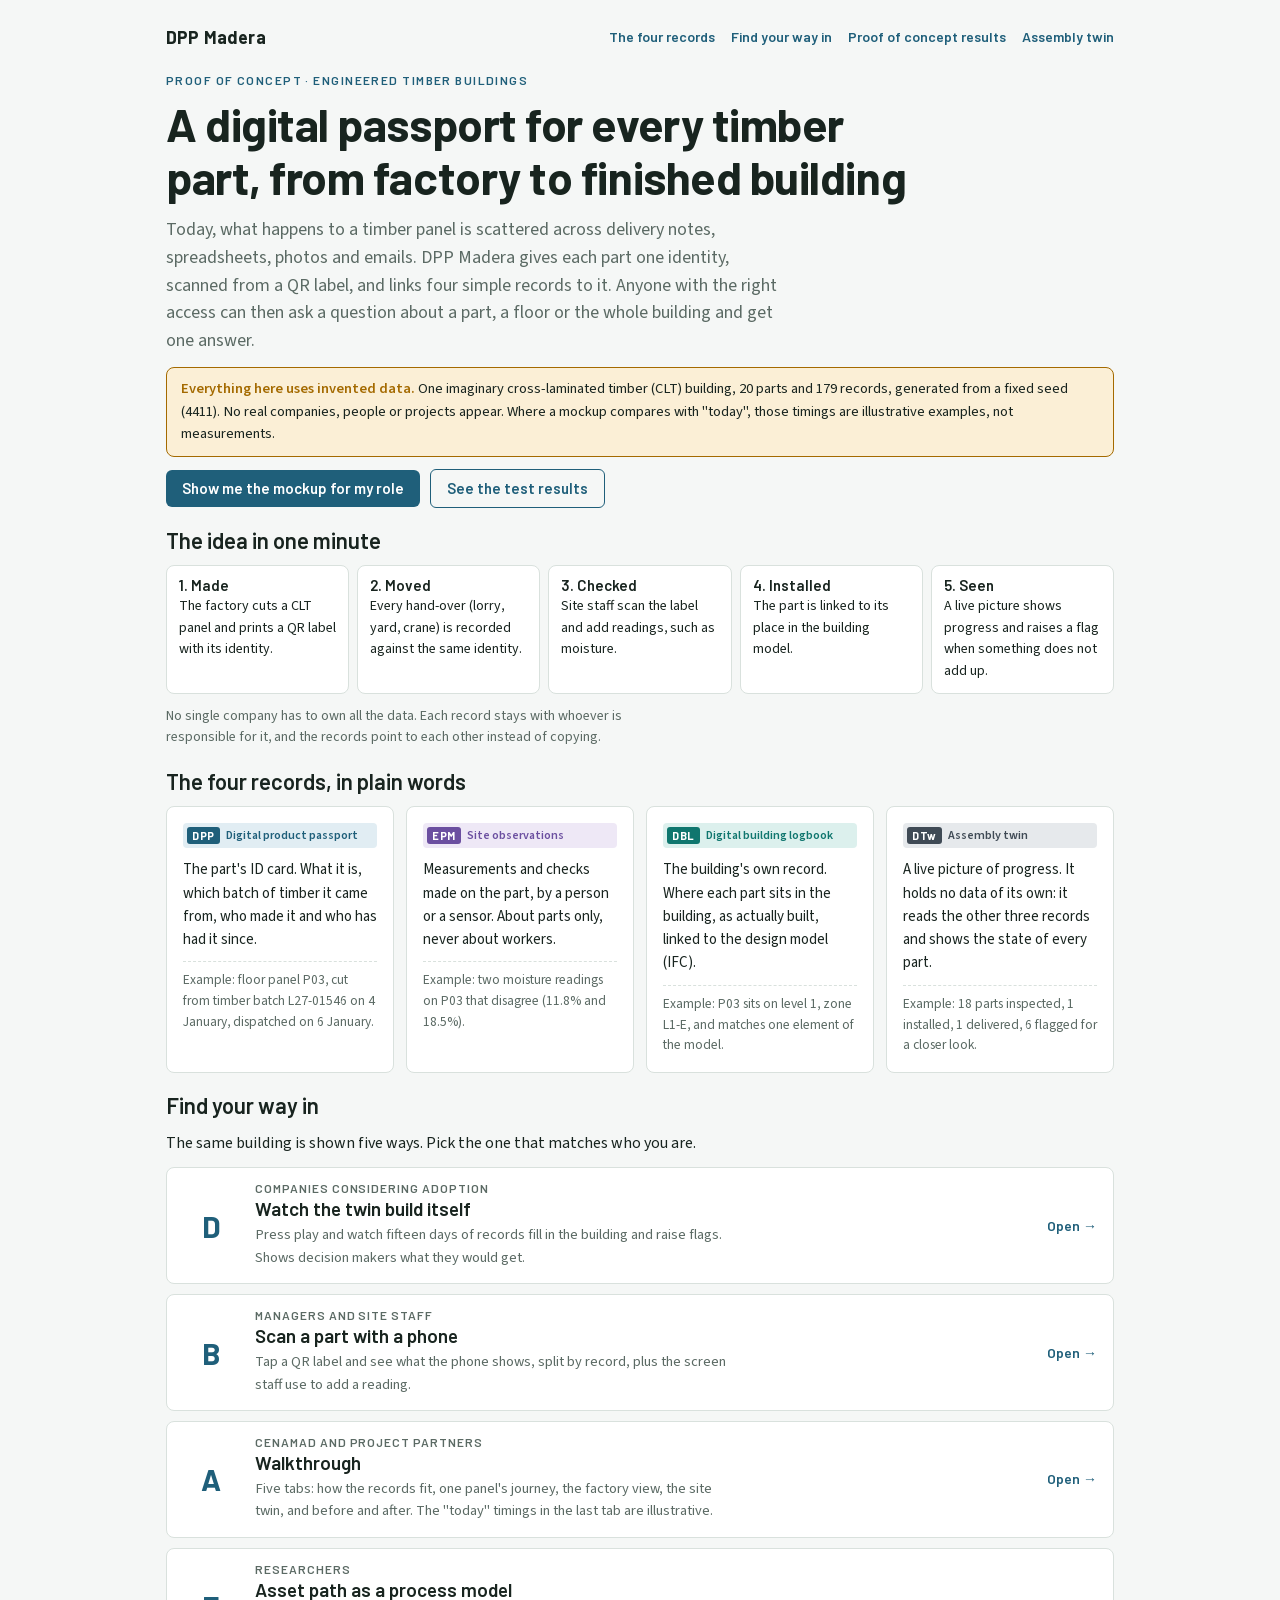
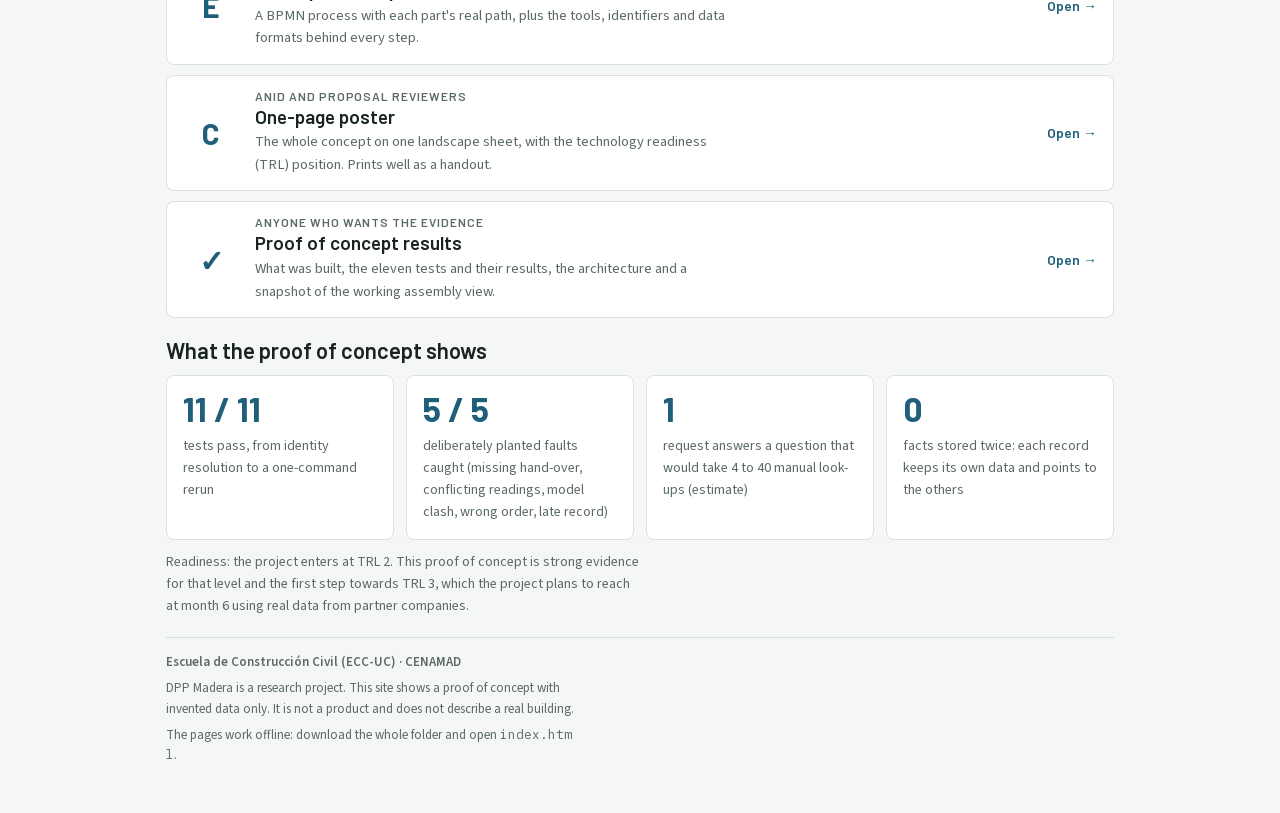
<file: site/index.html>
<!doctype html>
<html lang="en-GB">
<head>
<meta charset="utf-8">
<meta name="viewport" content="width=device-width,initial-scale=1">
<title>DPP Madera</title>
<meta name="description" content="A digital passport for every timber part: a proof of concept linking product passports, site observations, the building logbook and a simple assembly twin. Invented data.">
<link rel="stylesheet" href="assets/site.css">
</head>
<body>
<div class="wrap">

<div class="top">
  <a class="brand" href="index.html">DPP Madera</a>
  <nav aria-label="Site">
    <a href="#records">The four records</a>
    <a href="#audiences">Find your way in</a>
    <a href="poc.html">Proof of concept results</a>
    <a href="twin/index.html">Assembly twin</a>
  </nav>
</div>

<header class="hero">
  <div class="eyebrow">Proof of concept · engineered timber buildings</div>
  <h1>A digital passport for every timber part, from factory to finished building</h1>
  <p class="lede">Today, what happens to a timber panel is scattered across delivery notes, spreadsheets, photos and emails. DPP Madera gives each part one identity, scanned from a QR label, and links four simple records to it. Anyone with the right access can then ask a question about a part, a floor or the whole building and get one answer.</p>
  <div class="banner"><b>Everything here uses invented data.</b> One imaginary cross-laminated timber (CLT) building, 20 parts and 179 records, generated from a fixed seed (4411). No real companies, people or projects appear. Where a mockup compares with "today", those timings are illustrative examples, not measurements.</div>
  <div class="row">
    <a class="btn" href="#audiences">Show me the mockup for my role</a>
    <a class="btn ghost" href="poc.html">See the test results</a>
  </div>
</header>

<section aria-labelledby="idea">
  <h2 id="idea">The idea in one minute</h2>
  <div class="flow">
    <div class="step"><b>1. Made</b>The factory cuts a CLT panel and prints a QR label with its identity.</div>
    <div class="step"><b>2. Moved</b>Every hand-over (lorry, yard, crane) is recorded against the same identity.</div>
    <div class="step"><b>3. Checked</b>Site staff scan the label and add readings, such as moisture.</div>
    <div class="step"><b>4. Installed</b>The part is linked to its place in the building model.</div>
    <div class="step"><b>5. Seen</b>A live picture shows progress and raises a flag when something does not add up.</div>
  </div>
  <p class="note">No single company has to own all the data. Each record stays with whoever is responsible for it, and the records point to each other instead of copying.</p>
</section>

<section id="records" aria-labelledby="records-h">
  <h2 id="records-h">The four records, in plain words</h2>
  <div class="grid4">
    <div class="card"><span class="rec rec-dpp"><b>DPP</b>Digital product passport</span>
      <p>The part's ID card. What it is, which batch of timber it came from, who made it and who has had it since.</p>
      <p class="ex">Example: floor panel P03, cut from timber batch L27-01546 on 4 January, dispatched on 6 January.</p></div>
    <div class="card"><span class="rec rec-epm"><b>EPM</b>Site observations</span>
      <p>Measurements and checks made on the part, by a person or a sensor. About parts only, never about workers.</p>
      <p class="ex">Example: two moisture readings on P03 that disagree (11.8% and 18.5%).</p></div>
    <div class="card"><span class="rec rec-dbl"><b>DBL</b>Digital building logbook</span>
      <p>The building's own record. Where each part sits in the building, as actually built, linked to the design model (IFC).</p>
      <p class="ex">Example: P03 sits on level 1, zone L1-E, and matches one element of the model.</p></div>
    <div class="card"><span class="rec rec-dtw"><b>DTw</b>Assembly twin</span>
      <p>A live picture of progress. It holds no data of its own: it reads the other three records and shows the state of every part.</p>
      <p class="ex">Example: 18 parts inspected, 1 installed, 1 delivered, 6 flagged for a closer look.</p></div>
  </div>
</section>

<section id="audiences" aria-labelledby="aud-h">
  <h2 id="aud-h">Find your way in</h2>
  <p>The same building is shown five ways. Pick the one that matches who you are.</p>
  <div class="opts">
    <a class="opt" href="mockups/D_twin_replay.html"><span class="l">D</span><div><span class="who">Companies considering adoption</span><h2>Watch the twin build itself</h2><p>Press play and watch fifteen days of records fill in the building and raise flags. Shows decision makers what they would get.</p></div><span class="go">Open →</span></a>
    <a class="opt" href="mockups/B_scan_app.html"><span class="l">B</span><div><span class="who">Managers and site staff</span><h2>Scan a part with a phone</h2><p>Tap a QR label and see what the phone shows, split by record, plus the screen staff use to add a reading.</p></div><span class="go">Open →</span></a>
    <a class="opt" href="mockups/A_walkthrough.html"><span class="l">A</span><div><span class="who">CENAMAD and project partners</span><h2>Walkthrough</h2><p>Five tabs: how the records fit, one panel's journey, the factory view, the site twin, and before and after. The "today" timings in the last tab are illustrative.</p></div><span class="go">Open →</span></a>
    <a class="opt" href="mockups/E_asset_path_bpmn.html"><span class="l">E</span><div><span class="who">Researchers</span><h2>Asset path as a process model</h2><p>A BPMN process with each part's real path, plus the tools, identifiers and data formats behind every step.</p></div><span class="go">Open →</span></a>
    <a class="opt" href="mockups/C_poster.html"><span class="l">C</span><div><span class="who">ANID and proposal reviewers</span><h2>One-page poster</h2><p>The whole concept on one landscape sheet, with the technology readiness (TRL) position. Prints well as a handout.</p></div><span class="go">Open →</span></a>
    <a class="opt" href="poc.html"><span class="l">✓</span><div><span class="who">Anyone who wants the evidence</span><h2>Proof of concept results</h2><p>What was built, the eleven tests and their results, the architecture and a snapshot of the working assembly view.</p></div><span class="go">Open →</span></a>
  </div>
</section>

<section aria-labelledby="proof-h">
  <h2 id="proof-h">What the proof of concept shows</h2>
  <div class="grid4">
    <div class="card"><span class="stat">11 / 11</span><span>tests pass, from identity resolution to a one-command rerun</span></div>
    <div class="card"><span class="stat">5 / 5</span><span>deliberately planted faults caught (missing hand-over, conflicting readings, model clash, wrong order, late record)</span></div>
    <div class="card"><span class="stat">1</span><span>request answers a question that would take 4 to 40 manual look-ups (estimate)</span></div>
    <div class="card"><span class="stat">0</span><span>facts stored twice: each record keeps its own data and points to the others</span></div>
  </div>
  <p class="note">Readiness: the project enters at TRL 2. This proof of concept is strong evidence for that level and the first step towards TRL 3, which the project plans to reach at month 6 using real data from partner companies.</p>
</section>

<footer>
  <p><b>Escuela de Construcción Civil (ECC-UC) · CENAMAD</b></p>
  <p>DPP Madera is a research project. This site shows a proof of concept with invented data only. It is not a product and does not describe a real building.</p>
  <p>The pages work offline: download the whole folder and open <span class="mono">index.html</span>.</p>
</footer>
</div>
</body>
</html>
</file>
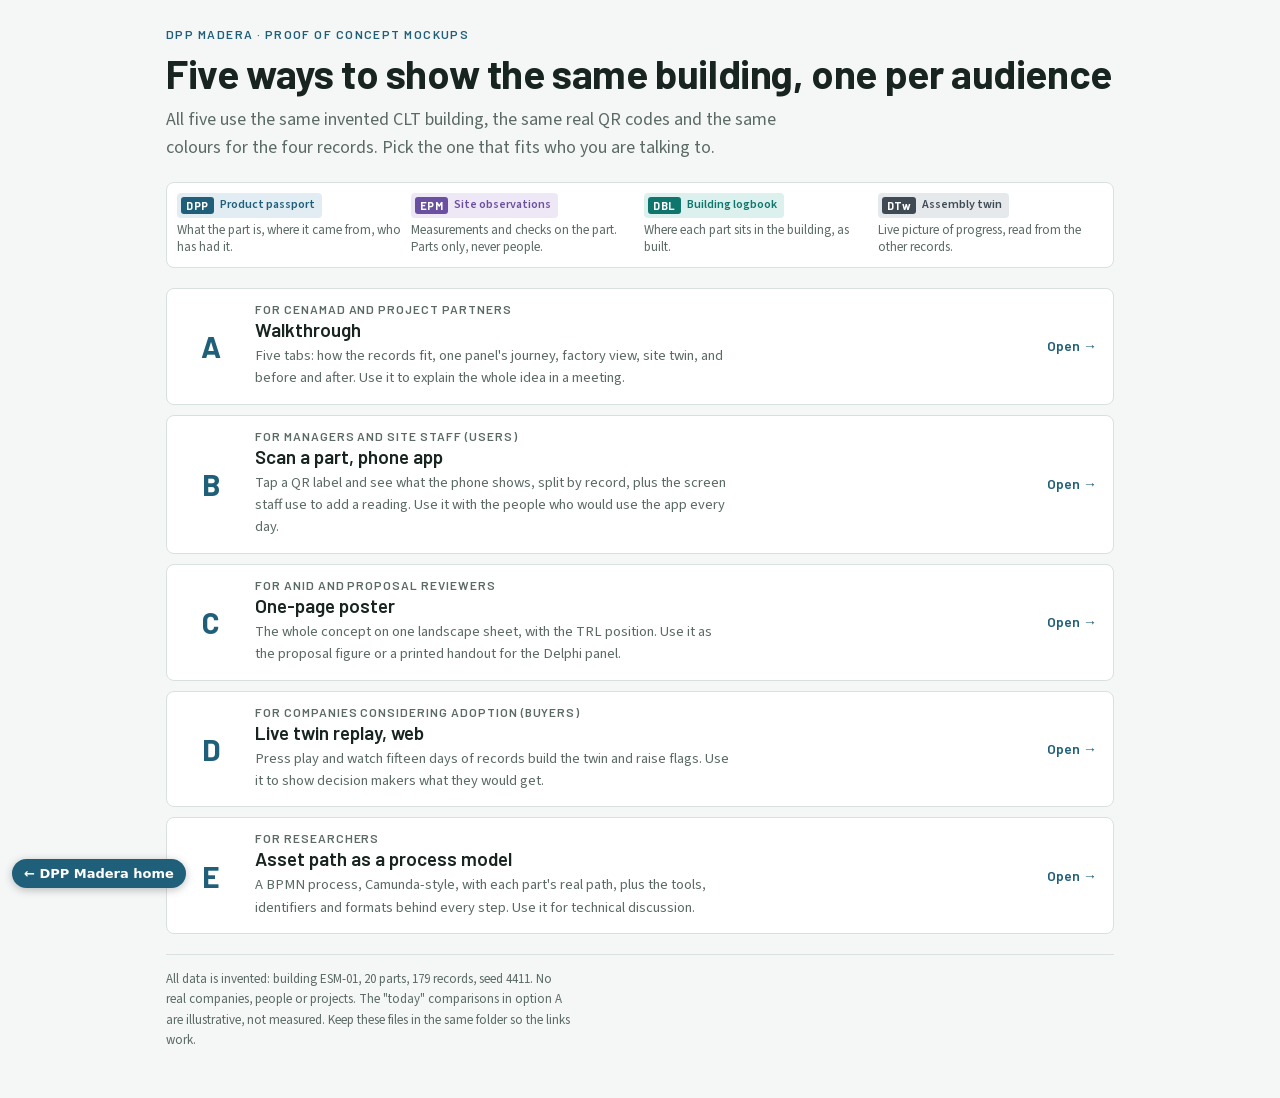
<file: site/mockups/index.html>
<!doctype html>
<html lang="en-GB">
<head>
<meta charset="utf-8">
<meta name="viewport" content="width=device-width,initial-scale=1">
<title>DPP Madera Mockups</title>

<style>
@font-face {
  font-family: 'Barlow';
  font-style: normal;
  font-weight: 500;
  font-display: swap;
  src: url([data-uri]) format('woff2');
  unicode-range: U+0000-00FF, U+0131, U+0152-0153, U+02BB-02BC, U+02C6, U+02DA, U+02DC, U+0304, U+0308, U+0329, U+2000-206F, U+20AC, U+2122, U+2191, U+2193, U+2212, U+2215, U+FEFF, U+FFFD;
}
@font-face {
  font-family: 'Barlow';
  font-style: normal;
  font-weight: 600;
  font-display: swap;
  src: url([data-uri]) format('woff2');
  unicode-range: U+0000-00FF, U+0131, U+0152-0153, U+02BB-02BC, U+02C6, U+02DA, U+02DC, U+0304, U+0308, U+0329, U+2000-206F, U+20AC, U+2122, U+2191, U+2193, U+2212, U+2215, U+FEFF, U+FFFD;
}
@font-face {
  font-family: 'Barlow';
  font-style: normal;
  font-weight: 700;
  font-display: swap;
  src: url([data-uri]) format('woff2');
  unicode-range: U+0000-00FF, U+0131, U+0152-0153, U+02BB-02BC, U+02C6, U+02DA, U+02DC, U+0304, U+0308, U+0329, U+2000-206F, U+20AC, U+2122, U+2191, U+2193, U+2212, U+2215, U+FEFF, U+FFFD;
}
@font-face {
  font-family: 'IBM Plex Mono';
  font-style: normal;
  font-weight: 400;
  font-display: swap;
  src: url([data-uri]) format('woff2');
  unicode-range: U+0000-00FF, U+0131, U+0152-0153, U+02BB-02BC, U+02C6, U+02DA, U+02DC, U+0304, U+0308, U+0329, U+2000-206F, U+20AC, U+2122, U+2191, U+2193, U+2212, U+2215, U+FEFF, U+FFFD;
}
@font-face {
  font-family: 'IBM Plex Mono';
  font-style: normal;
  font-weight: 500;
  font-display: swap;
  src: url([data-uri]) format('woff2');
  unicode-range: U+0000-00FF, U+0131, U+0152-0153, U+02BB-02BC, U+02C6, U+02DA, U+02DC, U+0304, U+0308, U+0329, U+2000-206F, U+20AC, U+2122, U+2191, U+2193, U+2212, U+2215, U+FEFF, U+FFFD;
}
@font-face {
  font-family: 'Source Sans 3';
  font-style: normal;
  font-weight: 400;
  font-display: swap;
  src: url([data-uri]) format('woff2');
  unicode-range: U+0000-00FF, U+0131, U+0152-0153, U+02BB-02BC, U+02C6, U+02DA, U+02DC, U+0304, U+0308, U+0329, U+2000-206F, U+20AC, U+2122, U+2191, U+2193, U+2212, U+2215, U+FEFF, U+FFFD;
}
@font-face {
  font-family: 'Source Sans 3';
  font-style: normal;
  font-weight: 600;
  font-display: swap;
  src: url([data-uri]) format('woff2');
  unicode-range: U+0000-00FF, U+0131, U+0152-0153, U+02BB-02BC, U+02C6, U+02DA, U+02DC, U+0304, U+0308, U+0329, U+2000-206F, U+20AC, U+2122, U+2191, U+2193, U+2212, U+2215, U+FEFF, U+FFFD;
}
*,*::before,*::after{box-sizing:border-box}
body{margin:0}
img{max-width:100%}
:root{
  --bg:#f5f7f6; --surface:#ffffff; --ink:#18241f; --muted:#5b6a64; --line:#d9e1dd;
  --accent:#1f5f7a; --accent-soft:#e3eef3;
  --dpp:#1f5f7a; --dpp-soft:#e1edf3; --epm:#6b4fa0; --epm-soft:#eee8f6; --dbl:#0f766e; --dbl-soft:#dcf0ed; --dtw:#3f4a55; --dtw-soft:#e6e9ec;
  --ok:#2f7d4f; --ok-soft:#e2f1e7; --warn:#a46a00; --warn-soft:#fbefd6; --bad:#b3362c; --bad-soft:#f8e1de;
  --s-planned:#e7ecea; --s-made:#d6e3ea; --s-move:#b9d3e0; --s-site:#8fbad0; --s-installed:#4f8fae; --s-inspected:#2f7d4f;
  --display:"Barlow","Arial Narrow",Arial,sans-serif; --body:"Source Sans 3","Segoe UI",Helvetica,Arial,sans-serif; --mono:"IBM Plex Mono",ui-monospace,Menlo,Consolas,monospace;
}
@media (prefers-color-scheme:dark){:root:not([data-theme="light"]){
  --bg:#111816; --surface:#18211e; --ink:#e4ece8; --muted:#9aaba4; --line:#2c3833;
  --accent:#7cb8d3; --accent-soft:#1c2f37;
  --dpp:#7cb8d3; --dpp-soft:#1c2f37; --epm:#b9a1e6; --epm-soft:#2a2238; --dbl:#5fcfc2; --dbl-soft:#16322f; --dtw:#b7c2cc; --dtw-soft:#262d33;
  --ok:#6cc08b; --ok-soft:#1b3125; --warn:#e2b04f; --warn-soft:#3a2d12; --bad:#ef8a7f; --bad-soft:#3d1f1c;
  --s-planned:#26302c; --s-made:#2a3b44; --s-move:#2f4e5e; --s-site:#3a6b83; --s-installed:#4f8fae; --s-inspected:#3f9a63; color-scheme:dark}}
:root[data-theme="dark"]{
  --bg:#111816; --surface:#18211e; --ink:#e4ece8; --muted:#9aaba4; --line:#2c3833;
  --accent:#7cb8d3; --accent-soft:#1c2f37;
  --dpp:#7cb8d3; --dpp-soft:#1c2f37; --epm:#b9a1e6; --epm-soft:#2a2238; --dbl:#5fcfc2; --dbl-soft:#16322f; --dtw:#b7c2cc; --dtw-soft:#262d33;
  --ok:#6cc08b; --ok-soft:#1b3125; --warn:#e2b04f; --warn-soft:#3a2d12; --bad:#ef8a7f; --bad-soft:#3d1f1c;
  --s-planned:#26302c; --s-made:#2a3b44; --s-move:#2f4e5e; --s-site:#3a6b83; --s-installed:#4f8fae; --s-inspected:#3f9a63; color-scheme:dark}
[hidden]{display:none!important}
body{background:var(--bg);color:var(--ink);font:16px/1.55 var(--body)}
h1,h2,h3{font-family:var(--display);line-height:1.15;text-wrap:balance;margin:0}
h1{font-size:clamp(28px,4.4vw,40px);font-weight:700;letter-spacing:-.01em}
h2{font-size:22px;font-weight:600} h3{font-size:17px;font-weight:600}
p{margin:0;max-width:68ch}
.eyebrow{font:600 12px/1 var(--display);letter-spacing:.12em;text-transform:uppercase;color:var(--accent)}
.lede{color:var(--muted);font-size:18px}
.note{font-size:14px;color:var(--muted)}
.mono{font-family:var(--mono);font-size:12.5px;word-break:break-all}
a:focus-visible,button:focus-visible,input:focus-visible{outline:2px solid var(--accent);outline-offset:2px;border-radius:2px}
.rec{display:inline-flex;align-items:center;gap:6px;font:600 12px/1 var(--body);padding:4px 7px 4px 4px;border-radius:4px;white-space:nowrap;vertical-align:middle}
.rec b{font:700 11px/1 var(--display);letter-spacing:.06em;color:var(--surface);padding:3px 5px;border-radius:3px}
.rec.solo{padding:2px} .rec.solo b{font-size:10px}
.rec-dpp{background:var(--dpp-soft);color:var(--dpp)} .rec-dpp b{background:var(--dpp)}
.rec-epm{background:var(--epm-soft);color:var(--epm)} .rec-epm b{background:var(--epm)}
.rec-dbl{background:var(--dbl-soft);color:var(--dbl)} .rec-dbl b{background:var(--dbl)}
.rec-dtw{background:var(--dtw-soft);color:var(--dtw)} .rec-dtw b{background:var(--dtw)}
.legend4{display:grid;grid-template-columns:repeat(4,minmax(0,1fr));gap:8px;background:var(--surface);border:1px solid var(--line);border-radius:8px;padding:10px}
.legend4 div{display:flex;flex-direction:column;gap:4px;font-size:13px;color:var(--muted);line-height:1.35;min-width:0}
.legend4 .rec{align-self:flex-start}
.badge{display:inline-flex;align-items:center;gap:6px;font:600 12px/1 var(--body);padding:5px 8px;border-radius:99px;white-space:nowrap}
.b-ok{background:var(--ok-soft);color:var(--ok)} .b-warn{background:var(--warn-soft);color:var(--warn)} .b-bad{background:var(--bad-soft);color:var(--bad)} .b-info{background:var(--accent-soft);color:var(--accent)}
.card{background:var(--surface);border:1px solid var(--line);border-radius:8px;padding:16px;display:flex;flex-direction:column;gap:10px;min-width:0}
.qr{background:#fff;padding:5px;border-radius:4px;border:1px solid var(--line);flex:none;display:inline-block;line-height:0}
.qr svg{display:block} .qr path{fill:#111}
.chip{width:48px;height:48px;border-radius:6px;background:repeating-linear-gradient(90deg,#c9a26b 0 6px,#b98f58 6px 7px,#d1ac77 7px 13px);display:grid;place-items:center;font:700 14px/1 var(--display);color:#2a1d0c;flex:none}
footer{border-top:1px solid var(--line);padding-top:14px;display:flex;flex-direction:column;gap:6px;font-size:13px;color:var(--muted)}
@media (max-width:820px){.legend4{grid-template-columns:repeat(2,minmax(0,1fr))}}
@media (prefers-reduced-motion:reduce){*{transition:none!important;animation:none!important}}

/* Layout: a short chooser. One row per audience, each pointing to the mockup made for it. */
.wrap{max-width:980px;margin:0 auto;padding-left:max(16px,env(safe-area-inset-left,0px));padding-right:max(16px,env(safe-area-inset-right,0px));padding-block:28px 48px;display:flex;flex-direction:column;gap:20px}
.opts{display:flex;flex-direction:column;gap:10px}
.opt{display:grid;grid-template-columns:56px minmax(0,1fr) auto;gap:16px;align-items:center;background:var(--surface);border:1px solid var(--line);border-radius:8px;padding:14px 16px;text-decoration:none;color:var(--ink)}
.opt:hover{border-color:var(--accent)}
.opt .l{font:700 30px/1 var(--display);color:var(--accent);text-align:center}
.opt h2{font-size:19px} .opt p{color:var(--muted);font-size:14.5px}
.opt .who{font:600 12px/1 var(--display);letter-spacing:.08em;text-transform:uppercase;color:var(--muted)}
.opt .go{font:600 14px/1 var(--display);color:var(--accent);white-space:nowrap}
.opt>div{display:flex;flex-direction:column;gap:4px;min-width:0}
@media (max-width:560px){.opt{grid-template-columns:40px minmax(0,1fr)} .opt .go{grid-column:2}}
</style>
</head>
<body><a href="../index.html" class="dppm-home" style="position:fixed;left:12px;bottom:12px;z-index:9999;background:#1f5f7a;color:#fff;font:600 13px/1 system-ui,sans-serif;padding:8px 12px;border-radius:99px;text-decoration:none;box-shadow:0 2px 8px rgba(0,0,0,.25)">&larr; DPP Madera home</a><style>@media print{.dppm-home{display:none!important}}</style>

<div class="wrap">
<header style="display:flex;flex-direction:column;gap:10px">
  <div class="eyebrow">DPP Madera · proof of concept mockups</div>
  <h1>Five ways to show the same building, one per audience</h1>
  <p class="lede">All five use the same invented CLT building, the same real QR codes and the same colours for the four records. Pick the one that fits who you are talking to.</p>
</header>
<div class="legend4" aria-label="The four records">
  <div><span class="rec rec-dpp"><b>DPP</b>Product passport</span>What the part is, where it came from, who has had it.</div>
  <div><span class="rec rec-epm"><b>EPM</b>Site observations</span>Measurements and checks on the part. Parts only, never people.</div>
  <div><span class="rec rec-dbl"><b>DBL</b>Building logbook</span>Where each part sits in the building, as built.</div>
  <div><span class="rec rec-dtw"><b>DTw</b>Assembly twin</span>Live picture of progress, read from the other records.</div>
</div>
<div class="opts">
  <a class="opt" href="A_walkthrough.html"><span class="l">A</span><div><span class="who">For CENAMAD and project partners</span><h2>Walkthrough</h2><p>Five tabs: how the records fit, one panel's journey, factory view, site twin, and before and after. Use it to explain the whole idea in a meeting.</p></div><span class="go">Open →</span></a>
  <a class="opt" href="B_scan_app.html"><span class="l">B</span><div><span class="who">For managers and site staff (users)</span><h2>Scan a part, phone app</h2><p>Tap a QR label and see what the phone shows, split by record, plus the screen staff use to add a reading. Use it with the people who would use the app every day.</p></div><span class="go">Open →</span></a>
  <a class="opt" href="C_poster.html"><span class="l">C</span><div><span class="who">For ANID and proposal reviewers</span><h2>One-page poster</h2><p>The whole concept on one landscape sheet, with the TRL position. Use it as the proposal figure or a printed handout for the Delphi panel.</p></div><span class="go">Open →</span></a>
  <a class="opt" href="D_twin_replay.html"><span class="l">D</span><div><span class="who">For companies considering adoption (buyers)</span><h2>Live twin replay, web</h2><p>Press play and watch fifteen days of records build the twin and raise flags. Use it to show decision makers what they would get.</p></div><span class="go">Open →</span></a>
  <a class="opt" href="E_asset_path_bpmn.html"><span class="l">E</span><div><span class="who">For researchers</span><h2>Asset path as a process model</h2><p>A BPMN process, Camunda-style, with each part's real path, plus the tools, identifiers and formats behind every step. Use it for technical discussion.</p></div><span class="go">Open →</span></a>
</div>
<footer>
  <p>All data is invented: building ESM-01, 20 parts, 179 records, seed 4411. No real companies, people or projects. The "today" comparisons in option A are illustrative, not measured. Keep these files in the same folder so the links work.</p>
</footer>
</div>

</body>
</html>
</file>
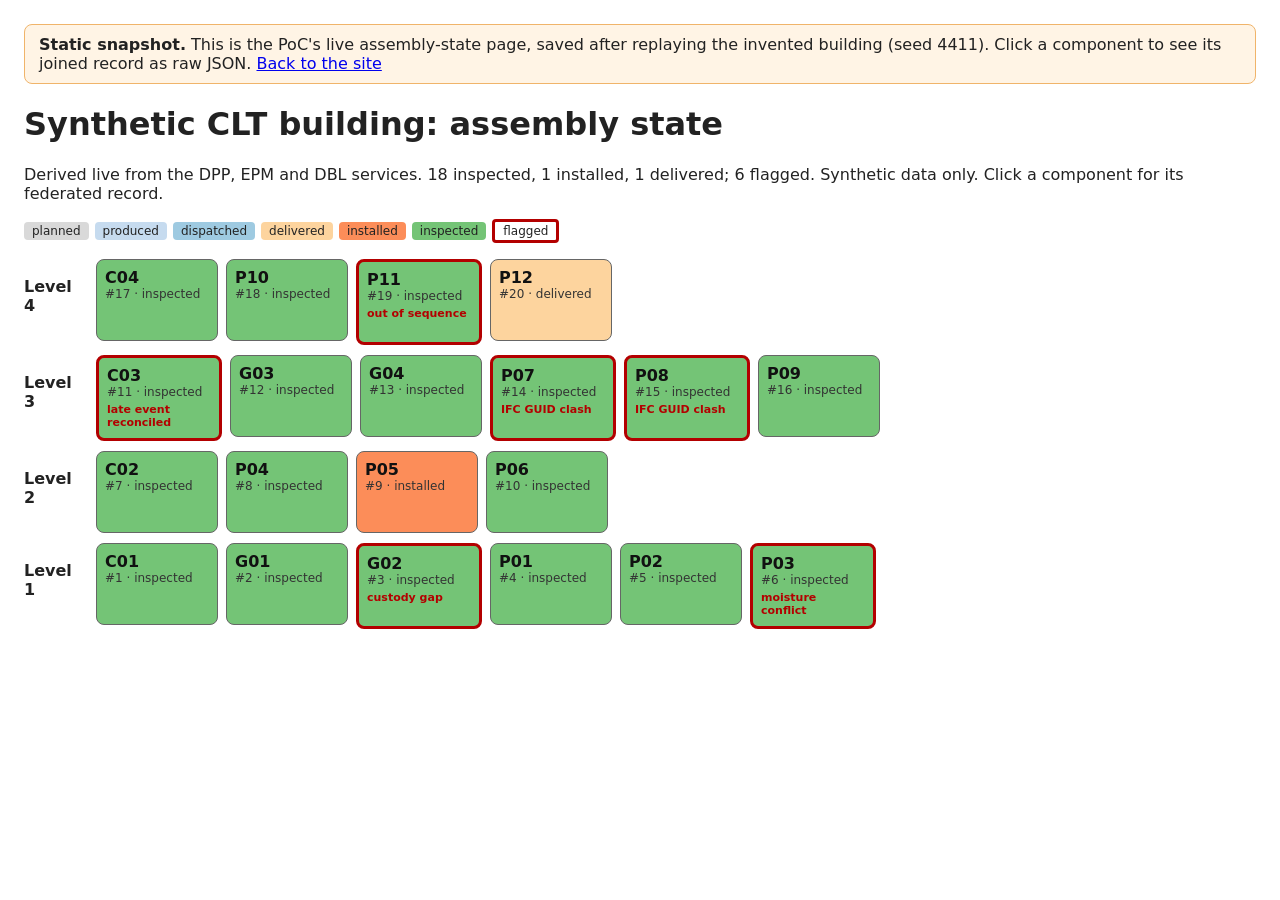
<file: site/twin/index.html>
<!doctype html><html lang="en"><head><meta charset="utf-8"><meta name="viewport" content="width=device-width">
<title>Assembly state</title><style>
body{font-family:system-ui,sans-serif;margin:24px;background:#fff;color:#222}
.r{display:flex;gap:8px;margin:10px 0;align-items:flex-start;overflow-x:auto}.l{flex:0 0 64px;font-weight:600;padding-top:18px}
.c{display:block;flex:0 0 104px;min-height:64px;padding:8px;border-radius:8px;color:#111;text-decoration:none}
.c span{display:block;font-size:12px;color:#333}.f{font-size:11px;color:#b30000;font-weight:600;margin-top:4px}
.k{display:inline-block;padding:2px 8px;margin-right:6px;border-radius:4px;font-size:12px}
</style></head><body><div style='background:#fff4e5;border:1px solid #f0b46a;padding:10px 14px;border-radius:8px;margin-bottom:16px'><b>Static snapshot.</b> This is the PoC's live assembly-state page, saved after replaying the invented building (seed 4411). Click a component to see its joined record as raw JSON. <a href='../index.html'>Back to the site</a></div><h1>Synthetic CLT building: assembly state</h1>
<p>Derived live from the DPP, EPM and DBL services. 18 inspected, 1 installed, 1 delivered; 6 flagged. Synthetic data only.
Click a component for its federated record.</p><p><span class='k' style='background:#d9d9d9'>planned</span><span class='k' style='background:#c6dbef'>produced</span><span class='k' style='background:#9ecae1'>dispatched</span><span class='k' style='background:#fdd49e'>delivered</span><span class='k' style='background:#fc8d59'>installed</span><span class='k' style='background:#74c476'>inspected</span><span class='k' style='border:3px solid #b30000'>flagged</span></p>
<div class='r'><div class='l'>Level 4</div><a class='c' href='records/C04.json' title='https://id.dppmadera.example/01/07800001000053/21/C04-40931
IFC 37i_T$yHz6ffEjfjd_zfVT
state: inspected' style='background:#74c476;border:1px solid #666'><b>C04</b><span>#17 · inspected</span></a><a class='c' href='records/P10.json' title='https://id.dppmadera.example/01/07800001000015/21/P10-49472
IFC 2mKPGFHyL4I8XO2K8hdJ9N
state: inspected' style='background:#74c476;border:1px solid #666'><b>P10</b><span>#18 · inspected</span></a><a class='c' href='records/P11.json' title='https://id.dppmadera.example/01/07800001000015/21/P11-86532
IFC 1j6aTSfJHAp920FdF3Hvg1
state: inspected' style='background:#74c476;border:3px solid #b30000'><b>P11</b><span>#19 · inspected</span><div class='f'>out of sequence</div></a><a class='c' href='records/P12.json' title='https://id.dppmadera.example/01/07800001000022/21/P12-98395
IFC 3KXuzMGXb0au_L$uEYyaeK
state: delivered' style='background:#fdd49e;border:1px solid #666'><b>P12</b><span>#20 · delivered</span></a></div><div class='r'><div class='l'>Level 3</div><a class='c' href='records/C03.json' title='https://id.dppmadera.example/01/07800001000053/21/C03-52114
IFC 1Aya5Rz1n8dhQblfMWcx8M
state: inspected' style='background:#74c476;border:3px solid #b30000'><b>C03</b><span>#11 · inspected</span><div class='f'>late event reconciled</div></a><a class='c' href='records/G03.json' title='https://id.dppmadera.example/01/07800001000046/21/G03-74829
IFC 0GLEzOToz1aANSOY6rzo2F
state: inspected' style='background:#74c476;border:1px solid #666'><b>G03</b><span>#12 · inspected</span></a><a class='c' href='records/G04.json' title='https://id.dppmadera.example/01/07800001000039/21/G04-36043
IFC 19qDZVQVb3oPilek3FSel6
state: inspected' style='background:#74c476;border:1px solid #666'><b>G04</b><span>#13 · inspected</span></a><a class='c' href='records/P07.json' title='https://id.dppmadera.example/01/07800001000015/21/P07-49366
IFC 3d_PJUZ9fAVAediXEIP4wX
state: inspected' style='background:#74c476;border:3px solid #b30000'><b>P07</b><span>#14 · inspected</span><div class='f'>IFC GUID clash</div></a><a class='c' href='records/P08.json' title='https://id.dppmadera.example/01/07800001000015/21/P08-47970
IFC 11IAp2wtr3JgNaum1_LvXA
state: inspected' style='background:#74c476;border:3px solid #b30000'><b>P08</b><span>#15 · inspected</span><div class='f'>IFC GUID clash</div></a><a class='c' href='records/P09.json' title='https://id.dppmadera.example/01/07800001000022/21/P09-92279
IFC 2YYvQ7fzXAoPQS6m9ui33D
state: inspected' style='background:#74c476;border:1px solid #666'><b>P09</b><span>#16 · inspected</span></a></div><div class='r'><div class='l'>Level 2</div><a class='c' href='records/C02.json' title='https://id.dppmadera.example/01/07800001000053/21/C02-84551
IFC 0Hf6y1DWf12hF0UHarAUr2
state: inspected' style='background:#74c476;border:1px solid #666'><b>C02</b><span>#7 · inspected</span></a><a class='c' href='records/P04.json' title='https://id.dppmadera.example/01/07800001000015/21/P04-88172
IFC 0g4TpPLcT1bwfcfqempcdv
state: inspected' style='background:#74c476;border:1px solid #666'><b>P04</b><span>#8 · inspected</span></a><a class='c' href='records/P05.json' title='https://id.dppmadera.example/01/07800001000015/21/P05-71018
IFC 3YKRDoznv0EAO9XIM8567b
state: installed' style='background:#fc8d59;border:1px solid #666'><b>P05</b><span>#9 · installed</span></a><a class='c' href='records/P06.json' title='https://id.dppmadera.example/01/07800001000022/21/P06-19242
IFC 04nxuR8AHFFQMw99Csh$BP
state: inspected' style='background:#74c476;border:1px solid #666'><b>P06</b><span>#10 · inspected</span></a></div><div class='r'><div class='l'>Level 1</div><a class='c' href='records/C01.json' title='https://id.dppmadera.example/01/07800001000053/21/C01-82057
IFC 2zxhTSUMX68uubYkEcjmbP
state: inspected' style='background:#74c476;border:1px solid #666'><b>C01</b><span>#1 · inspected</span></a><a class='c' href='records/G01.json' title='https://id.dppmadera.example/01/07800001000046/21/G01-65936
IFC 1ZWQ$us$H3KPep5FqkWHDM
state: inspected' style='background:#74c476;border:1px solid #666'><b>G01</b><span>#2 · inspected</span></a><a class='c' href='records/G02.json' title='https://id.dppmadera.example/01/07800001000039/21/G02-64648
IFC 3FEVncyajEoeVSJflClBnR
state: inspected' style='background:#74c476;border:3px solid #b30000'><b>G02</b><span>#3 · inspected</span><div class='f'>custody gap</div></a><a class='c' href='records/P01.json' title='https://id.dppmadera.example/01/07800001000015/21/P01-53514
IFC 124kxCEPr1KBx0zv9dm$8H
state: inspected' style='background:#74c476;border:1px solid #666'><b>P01</b><span>#4 · inspected</span></a><a class='c' href='records/P02.json' title='https://id.dppmadera.example/01/07800001000015/21/P02-56368
IFC 0A5WfIEof9bfoNo63Ux4Cb
state: inspected' style='background:#74c476;border:1px solid #666'><b>P02</b><span>#5 · inspected</span></a><a class='c' href='records/P03.json' title='https://id.dppmadera.example/01/07800001000022/21/P03-25689
IFC 22PpjCpff9ruJA0bdthvxv
state: inspected' style='background:#74c476;border:3px solid #b30000'><b>P03</b><span>#6 · inspected</span><div class='f'>moisture conflict</div></a></div></body></html>
</file>
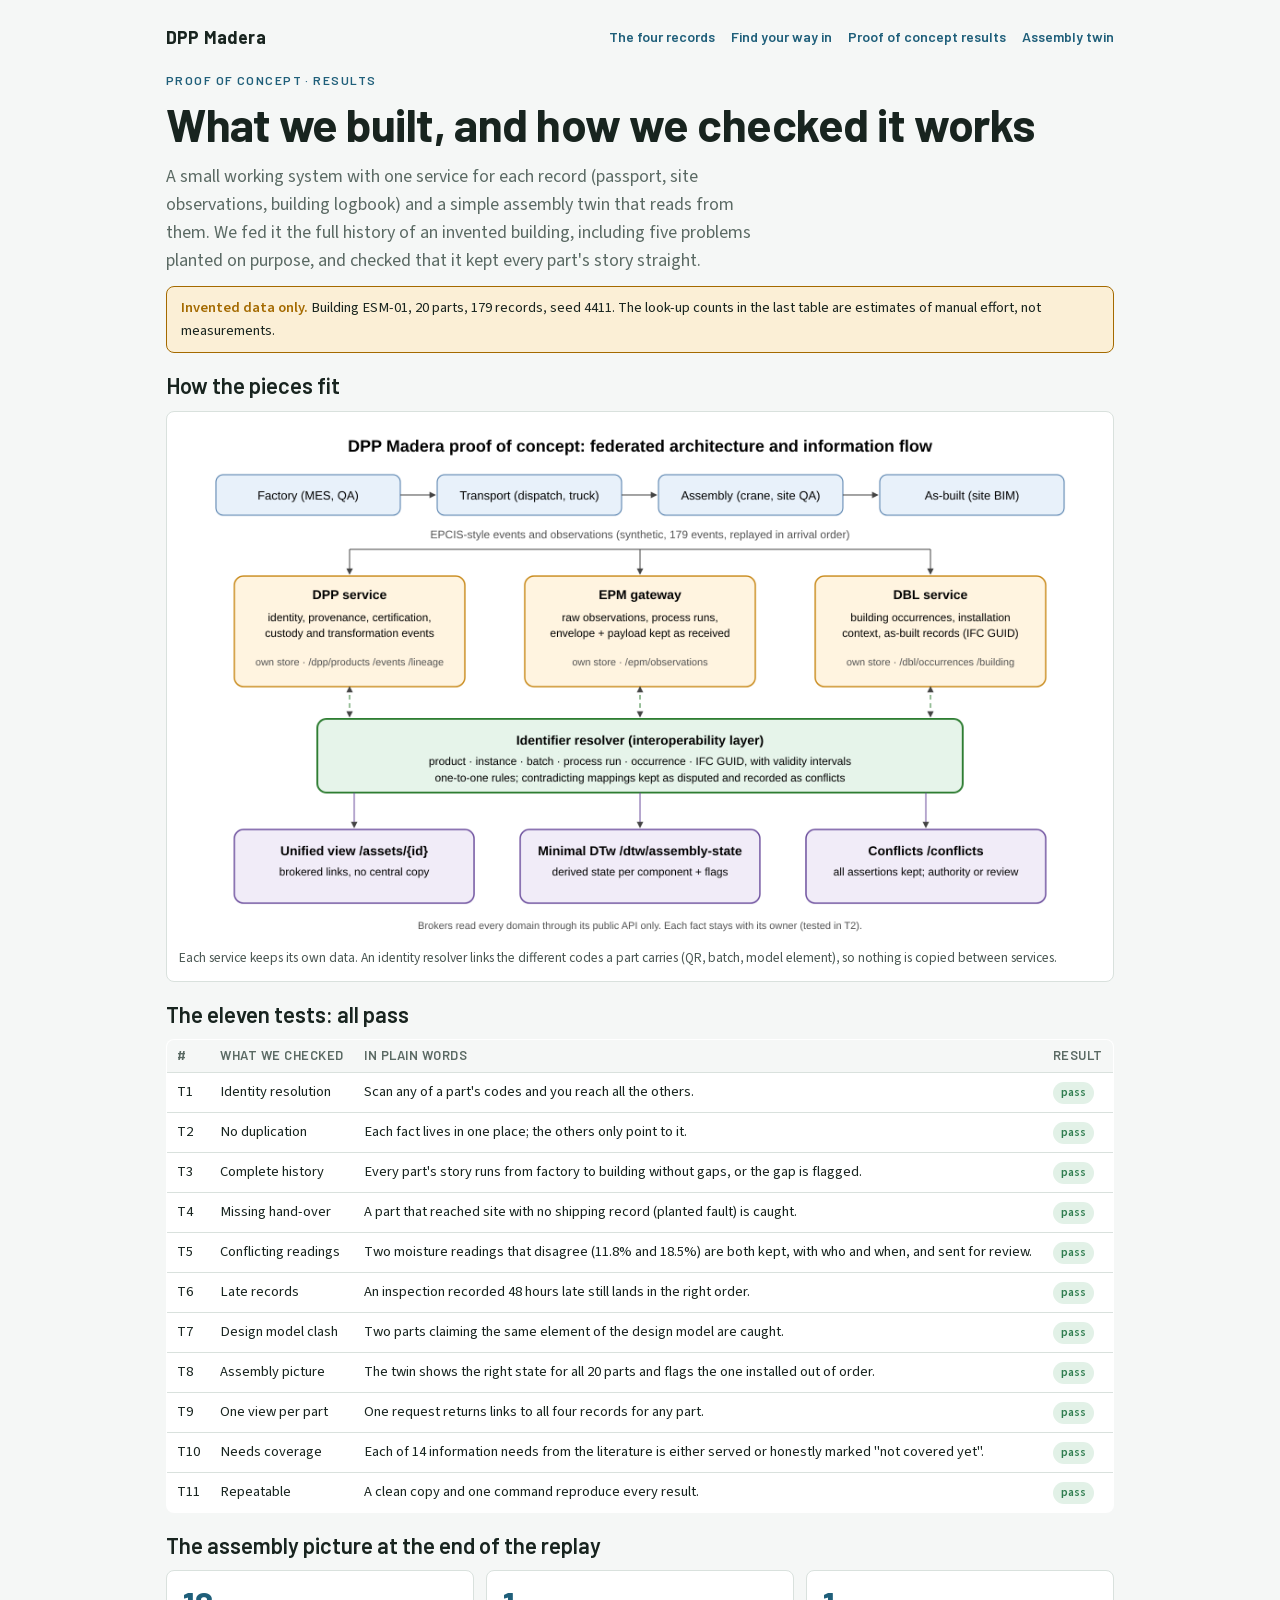
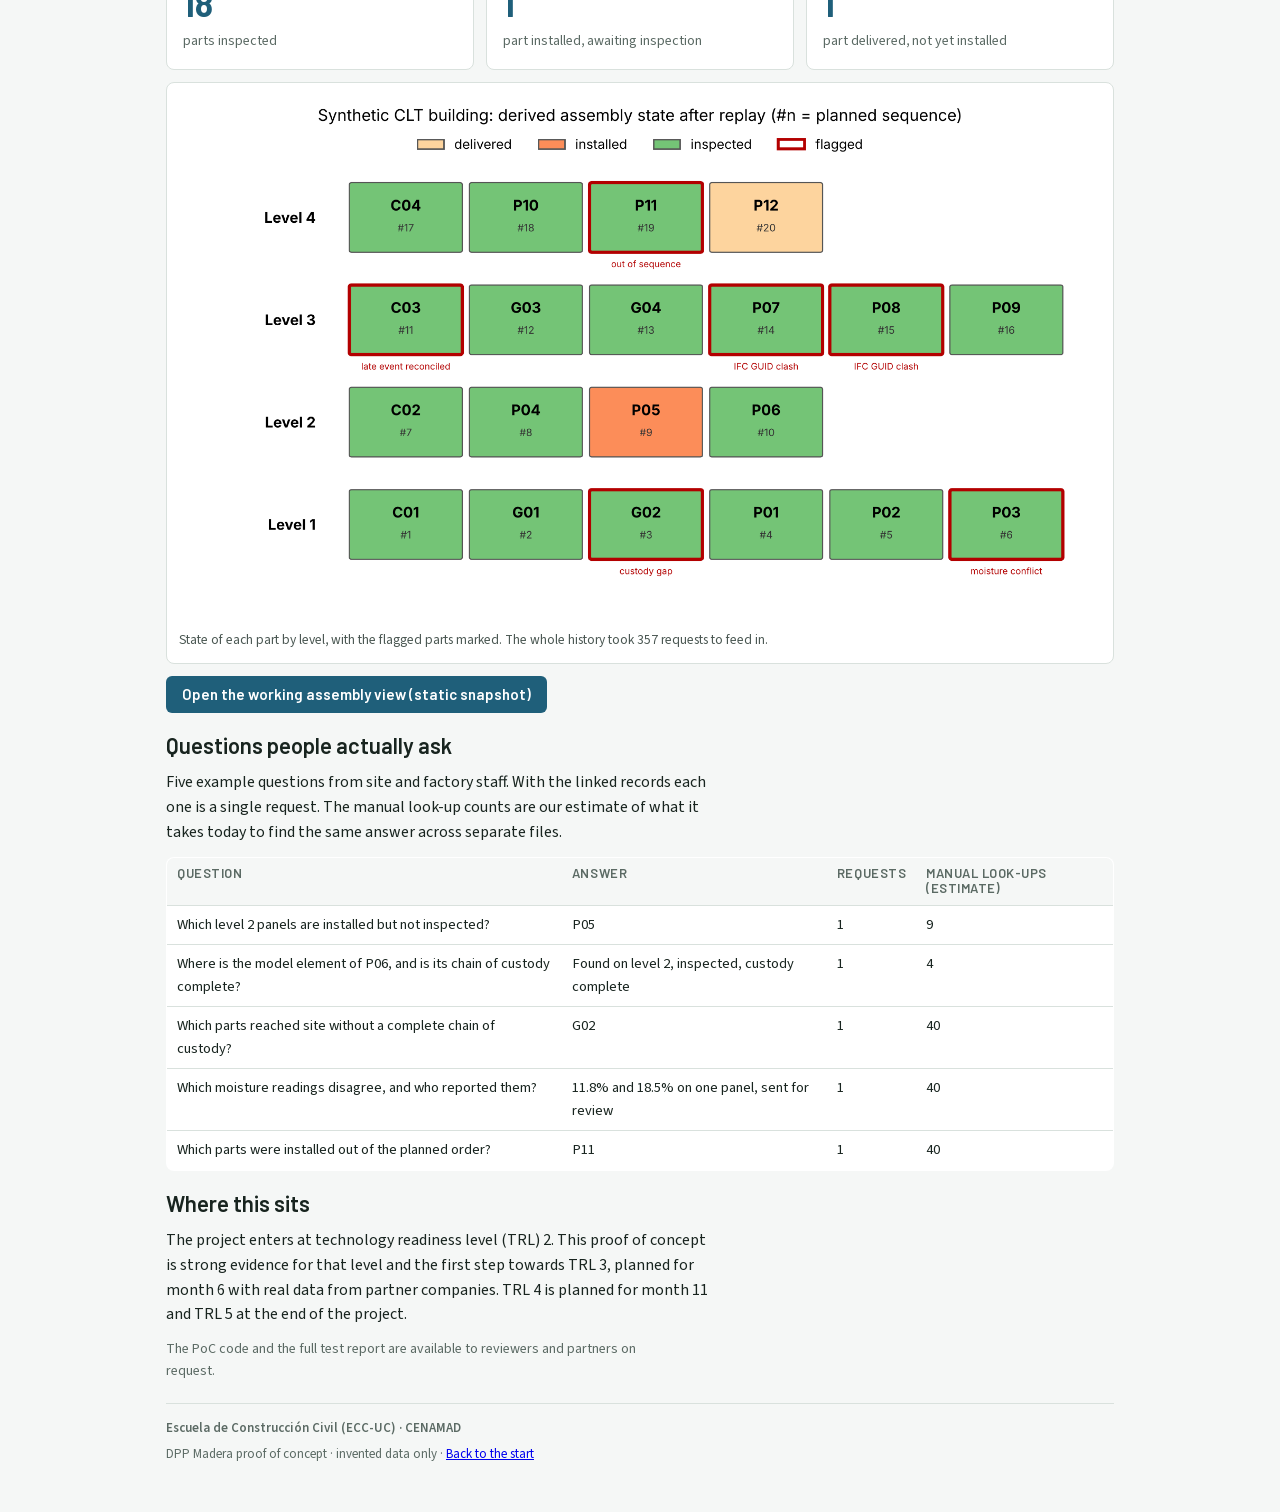
<file: site/poc.html>
<!doctype html>
<html lang="en-GB">
<head>
<meta charset="utf-8">
<meta name="viewport" content="width=device-width,initial-scale=1">
<title>PoC Results</title>
<meta name="description" content="What the DPP Madera proof of concept built, the eleven tests and their results. Invented data.">
<link rel="stylesheet" href="assets/site.css">
</head>
<body>
<div class="wrap">

<div class="top">
  <a class="brand" href="index.html">DPP Madera</a>
  <nav aria-label="Site">
    <a href="index.html#records">The four records</a>
    <a href="index.html#audiences">Find your way in</a>
    <a href="poc.html" aria-current="page">Proof of concept results</a>
    <a href="twin/index.html">Assembly twin</a>
  </nav>
</div>

<header class="hero">
  <div class="eyebrow">Proof of concept · results</div>
  <h1>What we built, and how we checked it works</h1>
  <p class="lede">A small working system with one service for each record (passport, site observations, building logbook) and a simple assembly twin that reads from them. We fed it the full history of an invented building, including five problems planted on purpose, and checked that it kept every part's story straight.</p>
  <div class="banner"><b>Invented data only.</b> Building ESM-01, 20 parts, 179 records, seed 4411. The look-up counts in the last table are estimates of manual effort, not measurements.</div>
</header>

<section aria-labelledby="arch-h">
  <h2 id="arch-h">How the pieces fit</h2>
  <figure>
    <img src="figures/architecture.png" alt="Architecture: the passport, site observation and building logbook services each keep their own data; an identity resolver links their identifiers; the assembly twin and the unified view read from them through their public interfaces." width="1600" loading="lazy">
    <figcaption>Each service keeps its own data. An identity resolver links the different codes a part carries (QR, batch, model element), so nothing is copied between services.</figcaption>
  </figure>
</section>

<section aria-labelledby="tests-h">
  <h2 id="tests-h">The eleven tests: all pass</h2>
  <div class="tablewrap"><table>
    <thead><tr><th>#</th><th>What we checked</th><th>In plain words</th><th>Result</th></tr></thead>
    <tbody>
      <tr><td>T1</td><td>Identity resolution</td><td>Scan any of a part's codes and you reach all the others.</td><td><span class="badge b-ok">pass</span></td></tr>
      <tr><td>T2</td><td>No duplication</td><td>Each fact lives in one place; the others only point to it.</td><td><span class="badge b-ok">pass</span></td></tr>
      <tr><td>T3</td><td>Complete history</td><td>Every part's story runs from factory to building without gaps, or the gap is flagged.</td><td><span class="badge b-ok">pass</span></td></tr>
      <tr><td>T4</td><td>Missing hand-over</td><td>A part that reached site with no shipping record (planted fault) is caught.</td><td><span class="badge b-ok">pass</span></td></tr>
      <tr><td>T5</td><td>Conflicting readings</td><td>Two moisture readings that disagree (11.8% and 18.5%) are both kept, with who and when, and sent for review.</td><td><span class="badge b-ok">pass</span></td></tr>
      <tr><td>T6</td><td>Late records</td><td>An inspection recorded 48 hours late still lands in the right order.</td><td><span class="badge b-ok">pass</span></td></tr>
      <tr><td>T7</td><td>Design model clash</td><td>Two parts claiming the same element of the design model are caught.</td><td><span class="badge b-ok">pass</span></td></tr>
      <tr><td>T8</td><td>Assembly picture</td><td>The twin shows the right state for all 20 parts and flags the one installed out of order.</td><td><span class="badge b-ok">pass</span></td></tr>
      <tr><td>T9</td><td>One view per part</td><td>One request returns links to all four records for any part.</td><td><span class="badge b-ok">pass</span></td></tr>
      <tr><td>T10</td><td>Needs coverage</td><td>Each of 14 information needs from the literature is either served or honestly marked "not covered yet".</td><td><span class="badge b-ok">pass</span></td></tr>
      <tr><td>T11</td><td>Repeatable</td><td>A clean copy and one command reproduce every result.</td><td><span class="badge b-ok">pass</span></td></tr>
    </tbody>
  </table></div>
</section>

<section aria-labelledby="state-h">
  <h2 id="state-h">The assembly picture at the end of the replay</h2>
  <div class="grid3">
    <div class="card"><span class="stat">18</span><span>parts inspected</span></div>
    <div class="card"><span class="stat">1</span><span>part installed, awaiting inspection</span></div>
    <div class="card"><span class="stat">1</span><span>part delivered, not yet installed</span></div>
  </div>
  <figure>
    <img src="figures/assembly_state.png" alt="Chart of the assembly state per level: most parts inspected, one installed, one delivered, with flagged parts outlined." width="1600" loading="lazy">
    <figcaption>State of each part by level, with the flagged parts marked. The whole history took 357 requests to feed in.</figcaption>
  </figure>
  <div class="row"><a class="btn" href="twin/index.html">Open the working assembly view (static snapshot)</a></div>
</section>

<section aria-labelledby="q-h">
  <h2 id="q-h">Questions people actually ask</h2>
  <p>Five example questions from site and factory staff. With the linked records each one is a single request. The manual look-up counts are our estimate of what it takes today to find the same answer across separate files.</p>
  <div class="tablewrap"><table>
    <thead><tr><th>Question</th><th>Answer</th><th>Requests</th><th>Manual look-ups (estimate)</th></tr></thead>
    <tbody>
      <tr><td>Which level 2 panels are installed but not inspected?</td><td>P05</td><td>1</td><td>9</td></tr>
      <tr><td>Where is the model element of P06, and is its chain of custody complete?</td><td>Found on level 2, inspected, custody complete</td><td>1</td><td>4</td></tr>
      <tr><td>Which parts reached site without a complete chain of custody?</td><td>G02</td><td>1</td><td>40</td></tr>
      <tr><td>Which moisture readings disagree, and who reported them?</td><td>11.8% and 18.5% on one panel, sent for review</td><td>1</td><td>40</td></tr>
      <tr><td>Which parts were installed out of the planned order?</td><td>P11</td><td>1</td><td>40</td></tr>
    </tbody>
  </table></div>
</section>

<section aria-labelledby="trl-h">
  <h2 id="trl-h">Where this sits</h2>
  <p>The project enters at technology readiness level (TRL) 2. This proof of concept is strong evidence for that level and the first step towards TRL 3, planned for month 6 with real data from partner companies. TRL 4 is planned for month 11 and TRL 5 at the end of the project.</p>
  <p class="note">The PoC code and the full test report are available to reviewers and partners on request.</p>
</section>

<footer>
  <p><b>Escuela de Construcción Civil (ECC-UC) · CENAMAD</b></p>
  <p>DPP Madera proof of concept · invented data only · <a href="index.html">Back to the start</a></p>
</footer>
</div>
</body>
</html>
</file>
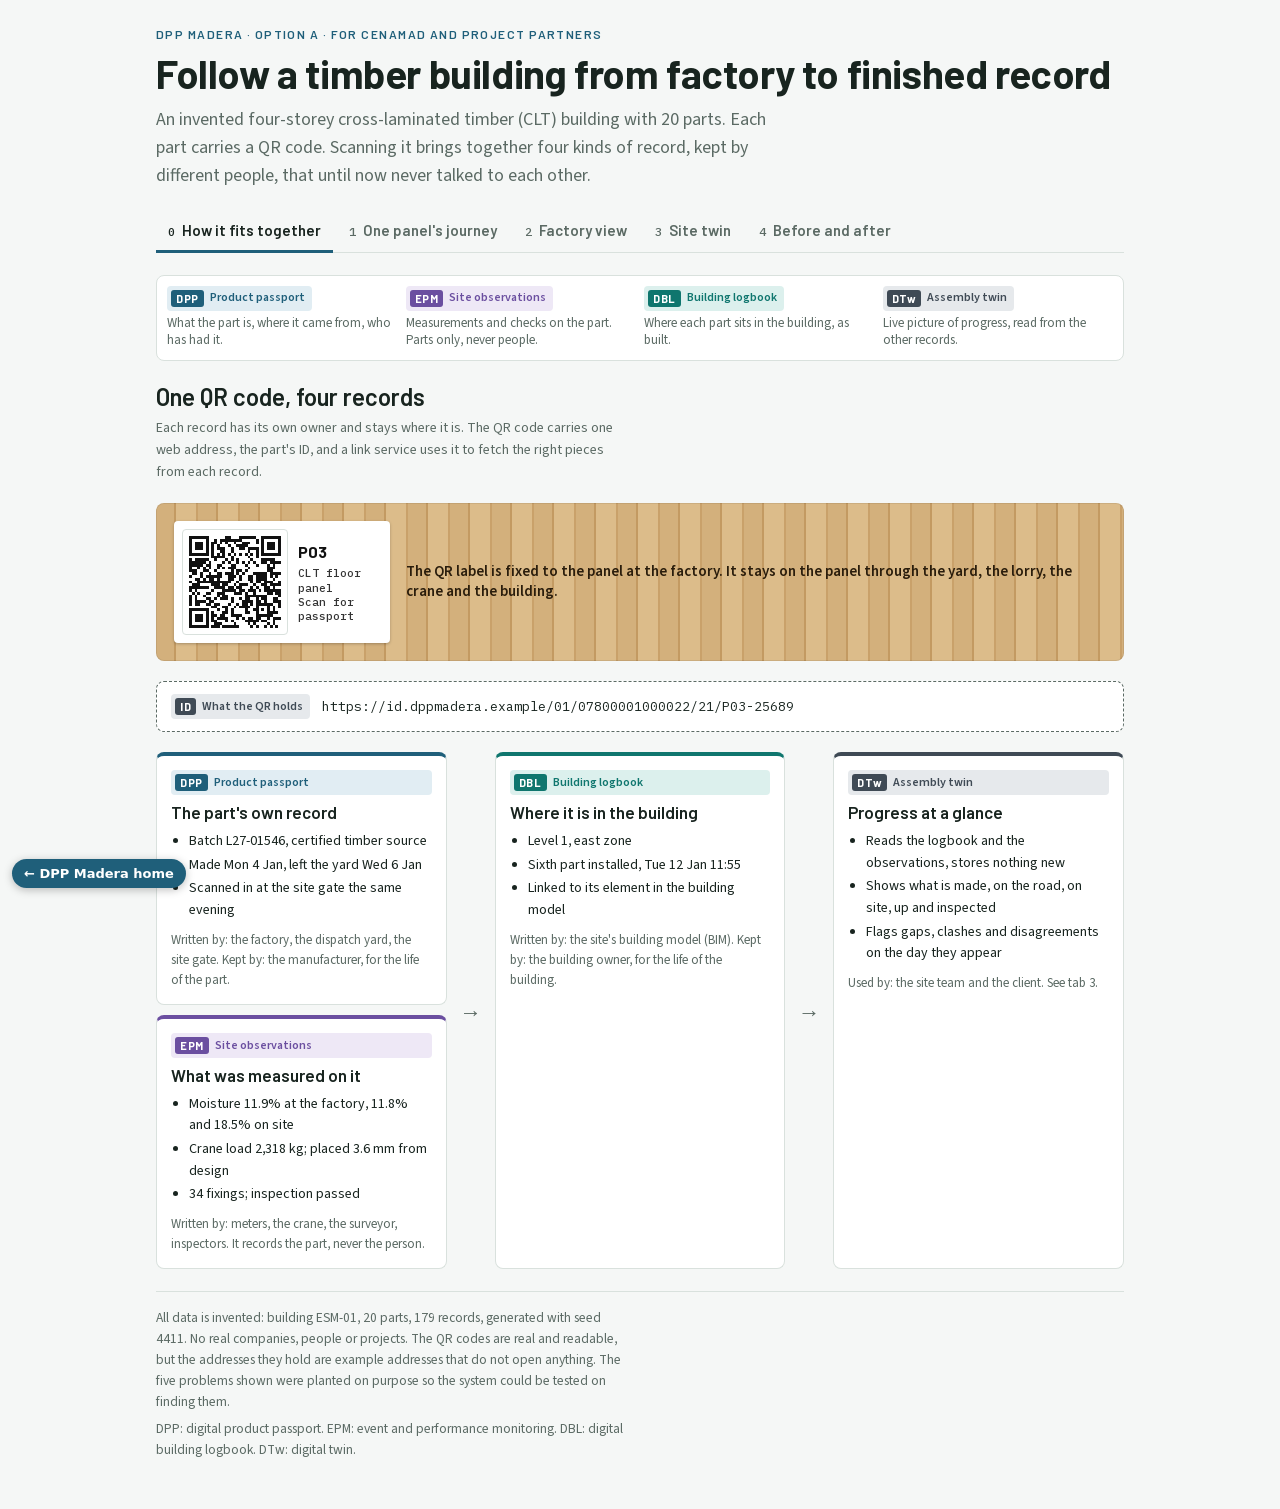
<file: site/mockups/A_walkthrough.html>
<!doctype html>
<html lang="en-GB">
<head>
<meta charset="utf-8">
<meta name="viewport" content="width=device-width,initial-scale=1">
<title>DPP Madera Walkthrough</title>
<style>
@font-face {
  font-family: 'Barlow';
  font-style: normal;
  font-weight: 500;
  font-display: swap;
  src: url([data-uri]) format('woff2');
  unicode-range: U+0000-00FF, U+0131, U+0152-0153, U+02BB-02BC, U+02C6, U+02DA, U+02DC, U+0304, U+0308, U+0329, U+2000-206F, U+20AC, U+2122, U+2191, U+2193, U+2212, U+2215, U+FEFF, U+FFFD;
}
@font-face {
  font-family: 'Barlow';
  font-style: normal;
  font-weight: 600;
  font-display: swap;
  src: url([data-uri]) format('woff2');
  unicode-range: U+0000-00FF, U+0131, U+0152-0153, U+02BB-02BC, U+02C6, U+02DA, U+02DC, U+0304, U+0308, U+0329, U+2000-206F, U+20AC, U+2122, U+2191, U+2193, U+2212, U+2215, U+FEFF, U+FFFD;
}
@font-face {
  font-family: 'Barlow';
  font-style: normal;
  font-weight: 700;
  font-display: swap;
  src: url([data-uri]) format('woff2');
  unicode-range: U+0000-00FF, U+0131, U+0152-0153, U+02BB-02BC, U+02C6, U+02DA, U+02DC, U+0304, U+0308, U+0329, U+2000-206F, U+20AC, U+2122, U+2191, U+2193, U+2212, U+2215, U+FEFF, U+FFFD;
}
@font-face {
  font-family: 'IBM Plex Mono';
  font-style: normal;
  font-weight: 400;
  font-display: swap;
  src: url([data-uri]) format('woff2');
  unicode-range: U+0000-00FF, U+0131, U+0152-0153, U+02BB-02BC, U+02C6, U+02DA, U+02DC, U+0304, U+0308, U+0329, U+2000-206F, U+20AC, U+2122, U+2191, U+2193, U+2212, U+2215, U+FEFF, U+FFFD;
}
@font-face {
  font-family: 'IBM Plex Mono';
  font-style: normal;
  font-weight: 500;
  font-display: swap;
  src: url([data-uri]) format('woff2');
  unicode-range: U+0000-00FF, U+0131, U+0152-0153, U+02BB-02BC, U+02C6, U+02DA, U+02DC, U+0304, U+0308, U+0329, U+2000-206F, U+20AC, U+2122, U+2191, U+2193, U+2212, U+2215, U+FEFF, U+FFFD;
}
@font-face {
  font-family: 'Source Sans 3';
  font-style: normal;
  font-weight: 400;
  font-display: swap;
  src: url([data-uri]) format('woff2');
  unicode-range: U+0000-00FF, U+0131, U+0152-0153, U+02BB-02BC, U+02C6, U+02DA, U+02DC, U+0304, U+0308, U+0329, U+2000-206F, U+20AC, U+2122, U+2191, U+2193, U+2212, U+2215, U+FEFF, U+FFFD;
}
@font-face {
  font-family: 'Source Sans 3';
  font-style: normal;
  font-weight: 600;
  font-display: swap;
  src: url([data-uri]) format('woff2');
  unicode-range: U+0000-00FF, U+0131, U+0152-0153, U+02BB-02BC, U+02C6, U+02DA, U+02DC, U+0304, U+0308, U+0329, U+2000-206F, U+20AC, U+2122, U+2191, U+2193, U+2212, U+2215, U+FEFF, U+FFFD;
}
*,*::before,*::after{box-sizing:border-box}
body{margin:0}
img{max-width:100%}
/* Layout: a site-board feel. Four record colours (DPP, EPM, DBL, DTw) used consistently on every view; status colours (ok/warn/bad) kept separate. */
:root{
  --bg:#f5f7f6; --surface:#ffffff; --ink:#18241f; --muted:#5b6a64; --line:#d9e1dd;
  --accent:#1f5f7a; --accent-soft:#e3eef3;
  --dpp:#1f5f7a; --dpp-soft:#e1edf3; --epm:#6b4fa0; --epm-soft:#eee8f6; --dbl:#0f766e; --dbl-soft:#dcf0ed; --dtw:#3f4a55; --dtw-soft:#e6e9ec;
  --ok:#2f7d4f; --ok-soft:#e2f1e7; --warn:#a46a00; --warn-soft:#fbefd6; --bad:#b3362c; --bad-soft:#f8e1de;
  --s-planned:#e7ecea; --s-made:#d6e3ea; --s-move:#b9d3e0; --s-site:#8fbad0; --s-installed:#4f8fae; --s-inspected:#2f7d4f;
  --qr:#111;
  --display:"Barlow","Arial Narrow",Arial,sans-serif; --body:"Source Sans 3","Segoe UI",Helvetica,Arial,sans-serif; --mono:"IBM Plex Mono",ui-monospace,Menlo,Consolas,monospace;
}
@media (prefers-color-scheme:dark){:root:not([data-theme="light"]){
  --bg:#111816; --surface:#18211e; --ink:#e4ece8; --muted:#9aaba4; --line:#2c3833;
  --accent:#7cb8d3; --accent-soft:#1c2f37;
  --dpp:#7cb8d3; --dpp-soft:#1c2f37; --epm:#b9a1e6; --epm-soft:#2a2238; --dbl:#5fcfc2; --dbl-soft:#16322f; --dtw:#b7c2cc; --dtw-soft:#262d33;
  --ok:#6cc08b; --ok-soft:#1b3125; --warn:#e2b04f; --warn-soft:#3a2d12; --bad:#ef8a7f; --bad-soft:#3d1f1c;
  --s-planned:#26302c; --s-made:#2a3b44; --s-move:#2f4e5e; --s-site:#3a6b83; --s-installed:#4f8fae; --s-inspected:#3f9a63; color-scheme:dark}}
:root[data-theme="dark"]{
  --bg:#111816; --surface:#18211e; --ink:#e4ece8; --muted:#9aaba4; --line:#2c3833;
  --accent:#7cb8d3; --accent-soft:#1c2f37;
  --dpp:#7cb8d3; --dpp-soft:#1c2f37; --epm:#b9a1e6; --epm-soft:#2a2238; --dbl:#5fcfc2; --dbl-soft:#16322f; --dtw:#b7c2cc; --dtw-soft:#262d33;
  --ok:#6cc08b; --ok-soft:#1b3125; --warn:#e2b04f; --warn-soft:#3a2d12; --bad:#ef8a7f; --bad-soft:#3d1f1c;
  --s-planned:#26302c; --s-made:#2a3b44; --s-move:#2f4e5e; --s-site:#3a6b83; --s-installed:#4f8fae; --s-inspected:#3f9a63; color-scheme:dark}
[hidden]{display:none!important}
body{background:var(--bg);color:var(--ink);font:16px/1.55 var(--body)}
.wrap{max-width:1000px;margin:0 auto;padding-left:max(16px,env(safe-area-inset-left,0px));padding-right:max(16px,env(safe-area-inset-right,0px));padding-block:28px 48px;display:flex;flex-direction:column;gap:22px}
h1,h2,h3{font-family:var(--display);line-height:1.15;text-wrap:balance;margin:0}
h1{font-size:clamp(28px,4.4vw,40px);font-weight:700;letter-spacing:-.01em}
h2{font-size:24px;font-weight:600}
h3{font-size:18px;font-weight:600}
p{margin:0;max-width:68ch}
.eyebrow{font:600 12px/1 var(--display);letter-spacing:.12em;text-transform:uppercase;color:var(--accent)}
.lede{color:var(--muted);font-size:18px}
.mono{font-family:var(--mono);font-size:13px;word-break:break-all}
.note{font-size:14px;color:var(--muted)}
header{display:flex;flex-direction:column;gap:10px}
nav{display:flex;gap:4px;flex-wrap:wrap;border-bottom:1px solid var(--line)}
nav a{font:600 15px/1 var(--display);color:var(--muted);text-decoration:none;padding:11px 12px 12px;border-bottom:3px solid transparent;margin-bottom:-1px;display:flex;gap:7px;align-items:baseline}
nav a span{font-family:var(--mono);font-weight:500;font-size:12px}
nav a[aria-current="page"]{color:var(--ink);border-color:var(--accent)}
nav a:hover{color:var(--ink)}
a:focus-visible,button:focus-visible,input:focus-visible{outline:2px solid var(--accent);outline-offset:2px;border-radius:2px}
section.view{display:flex;flex-direction:column;gap:20px}
.intro{display:flex;flex-direction:column;gap:8px}

/* Record tags and legend */
.rec{display:inline-flex;align-items:center;gap:6px;font:600 12px/1 var(--body);padding:4px 7px 4px 4px;border-radius:4px;white-space:nowrap;vertical-align:middle}
.rec b{font:700 11px/1 var(--display);letter-spacing:.06em;color:var(--surface);padding:3px 5px;border-radius:3px}
.rec-dpp{background:var(--dpp-soft);color:var(--dpp)} .rec-dpp b{background:var(--dpp)}
.rec-epm{background:var(--epm-soft);color:var(--epm)} .rec-epm b{background:var(--epm)}
.rec-dbl{background:var(--dbl-soft);color:var(--dbl)} .rec-dbl b{background:var(--dbl)}
.rec-dtw{background:var(--dtw-soft);color:var(--dtw)} .rec-dtw b{background:var(--dtw)}
.legend4{display:grid;grid-template-columns:repeat(4,minmax(0,1fr));gap:8px;background:var(--surface);border:1px solid var(--line);border-radius:8px;padding:10px}
.legend4 div{display:flex;flex-direction:column;gap:4px;font-size:13px;color:var(--muted);line-height:1.35;min-width:0}
.legend4 .rec{align-self:flex-start}

.who{display:flex;gap:12px;align-items:center;background:var(--accent-soft);padding:12px 14px;border-radius:6px;flex-wrap:wrap}
.who b{font-family:var(--display);font-size:16px}
.badge{display:inline-flex;align-items:center;gap:6px;font:600 12px/1 var(--body);padding:5px 8px;border-radius:99px;white-space:nowrap}
.b-ok{background:var(--ok-soft);color:var(--ok)} .b-warn{background:var(--warn-soft);color:var(--warn)} .b-bad{background:var(--bad-soft);color:var(--bad)} .b-info{background:var(--accent-soft);color:var(--accent)}
.card{background:var(--surface);border:1px solid var(--line);border-radius:8px;padding:18px;display:flex;flex-direction:column;gap:12px;min-width:0}

/* Physical tag: timber chip + QR label */
.tag{display:flex;gap:12px;align-items:center}
.chip{width:52px;height:52px;border-radius:6px;background:repeating-linear-gradient(90deg,#c9a26b 0 6px,#b98f58 6px 7px,#d1ac77 7px 13px);display:grid;place-items:center;font:700 15px/1 var(--display);color:#2a1d0c;flex:none}
.qr{background:#fff;padding:6px;border-radius:4px;border:1px solid var(--line);flex:none;display:block}
.qr svg{display:block}
.qr path{fill:var(--qr)}
.timber{position:relative;border-radius:8px;background:repeating-linear-gradient(90deg,#d3b07c 0 18px,#c39a62 18px 20px,#dcbc8a 20px 40px,#c9a16a 40px 42px);padding:18px;display:flex;gap:16px;align-items:center;color:#2a1d0c;box-shadow:inset 0 0 0 1px rgba(0,0,0,.08)}
.timber .label{background:#fff;color:#111;border-radius:4px;padding:8px;display:flex;gap:10px;align-items:center;box-shadow:0 1px 3px rgba(0,0,0,.25)}
.timber .label small{display:block;font:500 11px/1.3 var(--mono);color:#333}
.timber .label strong{font:700 16px/1.1 var(--display)}
.timber .what{font:600 15px/1.35 var(--body)}

/* How it fits */
.flow{display:grid;grid-template-columns:minmax(0,1fr) 28px minmax(0,1fr) 28px minmax(0,1fr);gap:10px;align-items:stretch}
.flow .arrow{display:grid;place-items:center;font:600 22px/1 var(--display);color:var(--muted)}
.stack{display:flex;flex-direction:column;gap:10px}
.rcard{border-radius:8px;padding:14px;display:flex;flex-direction:column;gap:8px;border:1px solid var(--line);background:var(--surface);border-top:4px solid var(--c)}
.rcard h3{font-size:17px}
.rcard ul{margin:0;padding-left:18px;font-size:14px;display:flex;flex-direction:column;gap:2px}
.rcard .by{font-size:13px;color:var(--muted)}
.rcard.dpp{--c:var(--dpp)} .rcard.epm{--c:var(--epm)} .rcard.dbl{--c:var(--dbl)} .rcard.dtw{--c:var(--dtw)}
.resolver{display:flex;gap:12px;align-items:center;flex-wrap:wrap;background:var(--surface);border:1px dashed var(--muted);border-radius:8px;padding:12px 14px;font-size:14.5px}

/* Journey */
.journey{display:grid;grid-template-columns:minmax(0,1fr) 320px;gap:28px;align-items:start}
.tl{list-style:none;margin:0;padding:0;display:flex;flex-direction:column}
.tl li{display:grid;grid-template-columns:110px 22px minmax(0,1fr);gap:0 12px}
.tl .when{font-family:var(--mono);font-size:12.5px;color:var(--muted);text-align:right;padding-top:2px;line-height:1.4}
.tl .rail{position:relative;display:flex;justify-content:center}
.tl .rail::before{content:"";position:absolute;top:0;bottom:0;width:2px;background:var(--line)}
.tl li:first-child .rail::before{top:9px} .tl li:last-child .rail::before{bottom:auto;height:9px}
.tl .dot{position:relative;width:14px;height:14px;border-radius:50%;background:var(--surface);border:3px solid var(--c,var(--accent));margin-top:3px}
.tl li.flag .dot{border-color:var(--warn);background:var(--warn)}
.tl .what{padding-bottom:20px;display:flex;flex-direction:column;gap:4px;min-width:0}
.tl .what h3{font-size:17px;display:flex;gap:8px;align-items:center;flex-wrap:wrap}
.tl .src{font-size:13px;color:var(--muted)}
.tl .alert{margin-top:6px;background:var(--warn-soft);border-left:3px solid var(--warn);padding:10px 12px;border-radius:0 6px 6px 0;display:flex;flex-direction:column;gap:4px}
.readings{display:flex;gap:10px;flex-wrap:wrap;margin-top:2px}
.reading{background:var(--surface);border:1px solid var(--line);border-radius:6px;padding:6px 10px;display:flex;flex-direction:column}
.reading b{font:600 22px/1.1 var(--display);font-variant-numeric:tabular-nums}
.reading small{color:var(--muted);font-size:12.5px}
.passport{position:sticky;top:16px}
.psec{display:flex;flex-direction:column;gap:6px;border-top:1px solid var(--line);padding-top:10px}
dl.facts{margin:0;display:grid;grid-template-columns:auto minmax(0,1fr);gap:6px 12px;font-size:14.5px}
dl.facts dt{color:var(--muted)} dl.facts dd{margin:0;font-weight:600;min-width:0}

/* Tables */
.tablewrap{overflow-x:auto;border:1px solid var(--line);border-radius:8px;background:var(--surface)}
table{border-collapse:collapse;width:100%;font-size:14px;font-variant-numeric:tabular-nums}
th,td{padding:8px 10px;text-align:left;border-bottom:1px solid var(--line);white-space:nowrap}
th{font:600 12px/1.2 var(--display);letter-spacing:.06em;text-transform:uppercase;color:var(--muted);background:var(--bg);vertical-align:bottom}
th .rec{margin-bottom:4px;text-transform:none;letter-spacing:0}
tr:last-child td{border-bottom:0}
td.y{color:var(--ok)} td.n{color:var(--bad);font-weight:600}
tr.hl td{background:var(--bad-soft)} tr.hw td{background:var(--warn-soft)}
.tiles{display:grid;grid-template-columns:repeat(4,minmax(0,1fr));gap:12px}
.tile{background:var(--surface);border:1px solid var(--line);border-radius:8px;padding:14px;display:flex;flex-direction:column;gap:4px}
.tile b{font:700 32px/1 var(--display);font-variant-numeric:tabular-nums}
.tile small{color:var(--muted);font-size:14px}
.tile.alert b{color:var(--bad)}
.issues{display:flex;flex-direction:column;gap:10px}
.issue{display:grid;grid-template-columns:auto minmax(0,1fr);gap:12px;align-items:start;background:var(--surface);border:1px solid var(--line);border-radius:8px;padding:14px}
.issue p{color:var(--muted);font-size:15px}
.issue h3{font-size:16px;margin-bottom:2px}
.issue .recs{display:flex;gap:6px;flex-wrap:wrap;margin-top:6px}

/* Site / twin */
.twinhead{display:flex;flex-direction:column;gap:6px;background:var(--dtw-soft);border-radius:8px;padding:12px 14px}
.sitegrid{display:grid;grid-template-columns:minmax(0,1fr) 320px;gap:24px;align-items:start}
.slider{display:flex;flex-direction:column;gap:6px}
.slider label{display:flex;justify-content:space-between;gap:12px;flex-wrap:wrap}
.slider output{font:600 18px/1.2 var(--display)}
input[type=range]{width:100%;accent-color:var(--dtw)}
.building{display:flex;flex-direction:column;gap:6px;background:var(--surface);border:1px solid var(--line);border-top:4px solid var(--dtw);border-radius:8px;padding:14px;overflow-x:auto}
.storey{display:grid;grid-template-columns:58px minmax(0,1fr);gap:10px;align-items:center}
.storey .lv{font:600 13px/1.2 var(--display);color:var(--muted);text-transform:uppercase;letter-spacing:.06em}
.parts{display:flex;gap:6px;flex-wrap:wrap}
.part{appearance:none;border:2px solid transparent;cursor:pointer;width:64px;height:54px;border-radius:5px;font:600 14px/1 var(--display);display:flex;flex-direction:column;align-items:center;justify-content:center;gap:3px;position:relative;color:var(--ink);background:var(--s-planned);transition:background .25s}
.part small{font:400 10.5px/1 var(--body);opacity:.85}
.part[data-s=made],.part[data-s=checked]{background:var(--s-made)}
.part[data-s=shipped]{background:var(--s-move)}
.part[data-s=received]{background:var(--s-site)}
.part[data-s=installed]{background:var(--s-installed);color:#fff}
.part[data-s=inspected]{background:var(--s-inspected);color:#fff}
.part[aria-pressed=true]{border-color:var(--ink)}
.part .pip{position:absolute;top:-6px;right:-6px;width:16px;height:16px;border-radius:50%;background:var(--warn);color:#fff;font:700 11px/16px var(--body);text-align:center;border:2px solid var(--surface)}
.part .pip.bad{background:var(--bad)}
.legend{display:flex;gap:12px;flex-wrap:wrap;font-size:13px;color:var(--muted)}
.legend i{display:inline-block;width:12px;height:12px;border-radius:3px;vertical-align:-1px;margin-right:5px}
.ground{height:6px;background:repeating-linear-gradient(135deg,var(--line) 0 4px,transparent 4px 8px);margin-left:68px;border-radius:2px}
.steps{list-style:none;padding:0;margin:0;display:flex;flex-direction:column;gap:7px;font-size:14px}
.steps li{display:grid;grid-template-columns:16px minmax(0,1fr) auto;gap:8px;align-items:center}
.steps li.no{opacity:.55}
.steps .t{font-family:var(--mono);font-size:11.5px;color:var(--muted);text-align:right}
.steps .nm{display:flex;flex-direction:column;gap:2px}
.steps .rec{font-size:10.5px;padding:2px 5px 2px 2px;align-self:flex-start} .steps .rec b{font-size:9.5px;padding:2px 4px}
.empty{color:var(--muted);font-size:15px}

/* Before / after */
.qbox{background:var(--accent-soft);border-radius:8px;padding:18px 20px;display:flex;flex-direction:column;gap:6px}
.qbox q{font:600 22px/1.3 var(--display);quotes:"\201C" "\201D"}
.qpick{display:flex;gap:8px;flex-wrap:wrap}
.qpick button{appearance:none;font:600 14px/1 var(--body);padding:9px 12px;border-radius:99px;border:1px solid var(--line);background:var(--surface);color:var(--ink);cursor:pointer}
.qpick button[aria-pressed=true]{background:var(--accent);border-color:var(--accent);color:var(--surface)}
.ba{display:grid;grid-template-columns:repeat(2,minmax(0,1fr));gap:16px}
.ba .card h3{display:flex;justify-content:space-between;gap:8px;align-items:center}
.ba ol{margin:0;padding-left:20px;display:flex;flex-direction:column;gap:8px;font-size:15px}
.ba .answer strong{font-family:var(--display);font-size:18px}
.srcs{display:flex;flex-direction:column;gap:6px;font-size:13.5px;color:var(--muted);border-top:1px solid var(--line);padding-top:10px}
.srcs span{display:flex;gap:8px;align-items:center;flex-wrap:wrap}
footer{border-top:1px solid var(--line);padding-top:16px;display:flex;flex-direction:column;gap:6px;font-size:13.5px;color:var(--muted)}

@media (max-width:820px){
  .journey,.sitegrid{grid-template-columns:minmax(0,1fr)}
  .passport{position:static}
  .flow{grid-template-columns:minmax(0,1fr)} .flow .arrow{transform:rotate(90deg);height:20px}
  .legend4{grid-template-columns:repeat(2,minmax(0,1fr))}
}
@media (max-width:560px){
  .tiles{grid-template-columns:repeat(2,minmax(0,1fr))}
  .ba{grid-template-columns:minmax(0,1fr)}
  .tl li{grid-template-columns:72px 18px minmax(0,1fr);gap:0 8px}
  .part{width:54px;height:48px}
  .storey{grid-template-columns:minmax(0,1fr)} .ground{margin-left:0}
  .timber{flex-direction:column;align-items:flex-start}
}
@media (prefers-reduced-motion:reduce){*{transition:none!important}}
</style>
</head>
<body><a href="../index.html" class="dppm-home" style="position:fixed;left:12px;bottom:12px;z-index:9999;background:#1f5f7a;color:#fff;font:600 13px/1 system-ui,sans-serif;padding:8px 12px;border-radius:99px;text-decoration:none;box-shadow:0 2px 8px rgba(0,0,0,.25)">&larr; DPP Madera home</a><style>@media print{.dppm-home{display:none!important}}</style>


<div class="wrap">
<header>
  <div class="eyebrow">DPP Madera · option A · for CENAMAD and project partners</div>
  <h1>Follow a timber building from factory to finished record</h1>
  <p class="lede">An invented four-storey cross-laminated timber (CLT) building with 20 parts. Each part carries a QR code. Scanning it brings together four kinds of record, kept by different people, that until now never talked to each other.</p>
</header>

<nav id="tabs" aria-label="Views">
  <a href="#how"><span>0</span>How it fits together</a>
  <a href="#journey"><span>1</span>One panel's journey</a>
  <a href="#factory"><span>2</span>Factory view</a>
  <a href="#site"><span>3</span>Site twin</a>
  <a href="#question"><span>4</span>Before and after</a>
</nav>

<div class="legend4" aria-label="The four records">
  <div><span class="rec rec-dpp"><b>DPP</b>Product passport</span>What the part is, where it came from, who has had it.</div>
  <div><span class="rec rec-epm"><b>EPM</b>Site observations</span>Measurements and checks on the part. Parts only, never people.</div>
  <div><span class="rec rec-dbl"><b>DBL</b>Building logbook</span>Where each part sits in the building, as built.</div>
  <div><span class="rec rec-dtw"><b>DTw</b>Assembly twin</span>Live picture of progress, read from the other records.</div>
</div>

<!-- 0. HOW -->
<section class="view" id="v-how">
  <div class="intro">
    <h2>One QR code, four records</h2>
    <p class="note">Each record has its own owner and stays where it is. The QR code carries one web address, the part's ID, and a link service uses it to fetch the right pieces from each record.</p>
  </div>
  <div class="timber">
    <div class="label"><div class="qr" id="qr-hero"></div><div><strong>P03</strong><small>CLT floor panel</small><small>Scan for passport</small></div></div>
    <div class="what">The QR label is fixed to the panel at the factory. It stays on the panel through the yard, the lorry, the crane and the building.</div>
  </div>
  <div class="resolver"><span class="rec rec-dtw"><b>ID</b>What the QR holds</span><span class="mono" id="hero-iid"></span></div>
  <div class="flow">
    <div class="stack">
      <div class="rcard dpp"><span class="rec rec-dpp"><b>DPP</b>Product passport</span><h3>The part's own record</h3>
        <ul><li>Batch L27-01546, certified timber source</li><li>Made Mon 4 Jan, left the yard Wed 6 Jan</li><li>Scanned in at the site gate the same evening</li></ul>
        <span class="by">Written by: the factory, the dispatch yard, the site gate. Kept by: the manufacturer, for the life of the part.</span></div>
      <div class="rcard epm"><span class="rec rec-epm"><b>EPM</b>Site observations</span><h3>What was measured on it</h3>
        <ul><li>Moisture 11.9% at the factory, 11.8% and 18.5% on site</li><li>Crane load 2,318 kg; placed 3.6 mm from design</li><li>34 fixings; inspection passed</li></ul>
        <span class="by">Written by: meters, the crane, the surveyor, inspectors. It records the part, never the person.</span></div>
    </div>
    <div class="arrow" aria-hidden="true">→</div>
    <div class="rcard dbl"><span class="rec rec-dbl"><b>DBL</b>Building logbook</span><h3>Where it is in the building</h3>
      <ul><li>Level 1, east zone</li><li>Sixth part installed, Tue 12 Jan 11:55</li><li>Linked to its element in the building model</li></ul>
      <span class="by">Written by: the site's building model (BIM). Kept by: the building owner, for the life of the building.</span></div>
    <div class="arrow" aria-hidden="true">→</div>
    <div class="rcard dtw"><span class="rec rec-dtw"><b>DTw</b>Assembly twin</span><h3>Progress at a glance</h3>
      <ul><li>Reads the logbook and the observations, stores nothing new</li><li>Shows what is made, on the road, on site, up and inspected</li><li>Flags gaps, clashes and disagreements on the day they appear</li></ul>
      <span class="by">Used by: the site team and the client. See tab 3.</span></div>
  </div>
</section>

<!-- 1. JOURNEY -->
<section class="view" id="v-journey" hidden>
  <div class="intro">
    <h2>Floor panel P03, from the press to the logbook</h2>
    <p class="note">Eight days, eleven records, each from a different source. The colour of each dot shows which record it went into.</p>
  </div>
  <div class="journey">
    <ol class="tl" id="tl"></ol>
    <aside class="card passport">
      <div class="tag"><div class="qr" id="qr-p03"></div><div><h3>P03 · CLT floor panel</h3><div class="note">What anyone sees after scanning: the architect, the insurer, or a demolition contractor in 50 years.</div></div></div>
      <div class="psec"><span class="rec rec-dpp"><b>DPP</b>Product passport</span><dl class="facts">
        <dt>Batch</dt><dd class="mono">L27-01546</dd><dt>Timber source</dt><dd>Certified</dd><dt>Custody</dt><dd>Factory → yard → site, no gaps</dd></dl></div>
      <div class="psec"><span class="rec rec-epm"><b>EPM</b>Site observations</span><dl class="facts">
        <dt>Moisture</dt><dd>11.9% → 11.8% / 18.5% <span class="badge b-warn">Disagree</span></dd><dt>Placed within</dt><dd>3.6 mm of design</dd><dt>Inspection</dt><dd>Passed</dd></dl></div>
      <div class="psec"><span class="rec rec-dbl"><b>DBL</b>Building logbook</span><dl class="facts">
        <dt>Location</dt><dd>Level 1, east zone</dd><dt>Installed</dt><dd>Tue 12 Jan, 11:55</dd><dt>Model element</dt><dd class="mono" id="p03-guid"></dd></dl></div>
    </aside>
  </div>
</section>

<!-- 2. FACTORY -->
<section class="view" id="v-factory" hidden>
  <div class="who"><b>Plant manager</b><span>"Did everything we sent arrive, and is anything going to come back to us?"</span></div>
  <p class="note">The factory reads its own passports (DPP) plus the site observations (EPM) that concern its parts. It does not need access to the rest of the site's data.</p>
  <div class="tiles">
    <div class="tile"><span class="rec rec-dpp"><b>DPP</b>Passport</span><b>20</b><small>parts made</small></div>
    <div class="tile"><span class="rec rec-epm"><b>EPM</b>Observations</span><b>20</b><small>passed the factory check</small></div>
    <div class="tile alert"><span class="rec rec-dpp"><b>DPP</b>Passport</span><b>19</b><small>with a record of leaving the yard</small></div>
    <div class="tile"><span class="rec rec-dpp"><b>DPP</b>Passport</span><b>20</b><small>scanned in at the site gate</small></div>
  </div>
  <h3>Needs your attention</h3>
  <div class="issues">
    <div class="issue"><span class="badge b-bad">Missing record</span><div><h3>Beam G02 arrived on site with no record of leaving the yard</h3><p>The site gate scanned its QR at 19:00 on Wed 6 Jan, but its passport has no dispatch entry. Either it went out on a lorry that was never logged, or the dispatch scan failed. Until this is filled in, its chain of custody has a gap.</p><div class="recs"><span class="rec rec-dpp"><b>DPP</b>Found in the passport</span></div></div></div>
    <div class="issue"><span class="badge b-warn">Query from site</span><div><h3>Panel P03 left at 11.9% moisture; the contractor measured 18.5%</h3><p>Two site readings 35 minutes apart disagree by 6.7 points. Your factory check supports the lower reading. The system does not pick a winner; it asks a person to decide.</p><div class="recs"><span class="rec rec-epm"><b>EPM</b>Found in the site observations</span></div></div></div>
  </div>
  <h3>Everything that left the factory</h3>
  <div class="tablewrap"><table id="ftable"><thead><tr><th>Part</th><th>Type</th>
    <th><span class="rec rec-dpp"><b>DPP</b></span><br>Made</th><th><span class="rec rec-epm"><b>EPM</b></span><br>Factory check</th><th><span class="rec rec-dpp"><b>DPP</b></span><br>Left yard</th><th><span class="rec rec-dpp"><b>DPP</b></span><br>Arrived on site</th></tr></thead><tbody></tbody></table></div>
</section>

<!-- 3. SITE TWIN -->
<section class="view" id="v-site" hidden>
  <div class="who"><b>Site engineer</b><span>"What is on site, what is up, and what do I need to sort out before the next lift?"</span></div>
  <div class="twinhead"><span class="rec rec-dtw" style="align-self:flex-start"><b>DTw</b>Assembly twin</span><p class="note" style="color:var(--ink)">This is the digital twin: a live picture of the building, coloured from the passports (DPP), the site observations (EPM) and the building logbook (DBL). It follows parts, not people. Tap any part to see what its QR code leads to.</p></div>
  <div class="slider">
    <label for="day"><span class="note">Drag to move through the build</span><output id="dayout"></output></label>
    <input type="range" id="day" min="0" max="15" step="1" value="15">
  </div>
  <div class="sitegrid">
    <div style="display:flex;flex-direction:column;gap:10px;min-width:0">
      <div class="building" id="bldg"></div>
      <div class="legend">
        <span><i style="background:var(--s-planned)"></i>Planned</span>
        <span><i style="background:var(--s-made)"></i>Made</span>
        <span><i style="background:var(--s-move)"></i>On the road</span>
        <span><i style="background:var(--s-site)"></i>On site</span>
        <span><i style="background:var(--s-installed)"></i>Installed</span>
        <span><i style="background:var(--s-inspected)"></i>Inspected</span>
        <span><i style="background:var(--warn)"></i>Needs a look</span>
      </div>
    </div>
    <aside class="card" id="detail" aria-live="polite"></aside>
  </div>
  <h3>To sort out today</h3>
  <div class="issues" id="siteissues"></div>
</section>

<!-- 4. BEFORE / AFTER -->
<section class="view" id="v-question" hidden>
  <div class="intro">
    <h2>The same question, before and after</h2>
    <p class="note">Pick a question someone on a timber project asks every week.</p>
  </div>
  <div class="qpick" id="qpick"></div>
  <div class="qbox"><span class="eyebrow">The question</span><q id="qtext"></q><span class="note" id="qwho"></span></div>
  <div class="ba">
    <div class="card"><h3>Today <span class="badge b-bad" id="qbeforet"></span></h3><ol id="qbefore"></ol></div>
    <div class="card"><h3>With the passport <span class="badge b-ok">One search</span></h3><div class="answer" id="qafter"></div><div class="srcs" id="qsrcs"></div></div>
  </div>
  <p class="note">The "today" column is an illustrative scenario for discussion, not a measured case. The "with the passport" answers are real outputs of the proof of concept on its invented data.</p>
</section>

<footer>
  <p>All data is invented: building ESM-01, 20 parts, 179 records, generated with seed 4411. No real companies, people or projects. The QR codes are real and readable, but the addresses they hold are example addresses that do not open anything. The five problems shown were planted on purpose so the system could be tested on finding them.</p>
  <p>DPP: digital product passport. EPM: event and performance monitoring. DBL: digital building logbook. DTw: digital twin.</p>
</footer>
</div>

<script>
const D = {"C01":{"kind":"connector_set","storey":1,"zone":"L1-S","seq":1,"m":{"made":"2027-01-04T09:00","checked":"2027-01-04T10:00","shipped":"2027-01-06T15:00","received":"2027-01-06T19:00","installed":"2027-01-12T09:25","inspected":"2027-01-12T11:00"},"iid":"https://id.dppmadera.example/01/07800001000053/21/C01-82057","qr":[33,"M0 0h7v1h-7zM8 0h1v1h-1zM13 0h2v1h-2zM18 0h6v1h-6zM26 0h7v1h-7zM0 1h1v1h-1zM6 1h1v1h-1zM8 1h2v1h-2zM13 1h1v1h-1zM16 1h2v1h-2zM20 1h1v1h-1zM22 1h2v1h-2zM26 1h1v1h-1zM32 1h1v1h-1zM0 2h1v1h-1zM2 2h3v1h-3zM6 2h1v1h-1zM10 2h3v1h-3zM15 2h1v1h-1zM18 2h1v1h-1zM20 2h1v1h-1zM26 2h1v1h-1zM28 2h3v1h-3zM32 2h1v1h-1zM0 3h1v1h-1zM2 3h3v1h-3zM6 3h1v1h-1zM8 3h1v1h-1zM10 3h1v1h-1zM14 3h1v1h-1zM17 3h4v1h-4zM26 3h1v1h-1zM28 3h3v1h-3zM32 3h1v1h-1zM0 4h1v1h-1zM2 4h3v1h-3zM6 4h1v1h-1zM9 4h1v1h-1zM12 4h1v1h-1zM14 4h1v1h-1zM17 4h1v1h-1zM19 4h2v1h-2zM22 4h1v1h-1zM26 4h1v1h-1zM28 4h3v1h-3zM32 4h1v1h-1zM0 5h1v1h-1zM6 5h1v1h-1zM9 5h2v1h-2zM13 5h1v1h-1zM16 5h1v1h-1zM18 5h2v1h-2zM22 5h1v1h-1zM26 5h1v1h-1zM32 5h1v1h-1zM0 6h7v1h-7zM8 6h1v1h-1zM10 6h1v1h-1zM12 6h1v1h-1zM14 6h1v1h-1zM16 6h1v1h-1zM18 6h1v1h-1zM20 6h1v1h-1zM22 6h1v1h-1zM24 6h1v1h-1zM26 6h7v1h-7zM8 7h1v1h-1zM10 7h2v1h-2zM14 7h1v1h-1zM17 7h2v1h-2zM20 7h1v1h-1zM23 7h1v1h-1zM0 8h1v1h-1zM2 8h2v1h-2zM5 8h3v1h-3zM10 8h1v1h-1zM12 8h1v1h-1zM16 8h4v1h-4zM21 8h1v1h-1zM24 8h1v1h-1zM26 8h1v1h-1zM29 8h1v1h-1zM31 8h2v1h-2zM1 9h3v1h-3zM5 9h1v1h-1zM7 9h1v1h-1zM12 9h1v1h-1zM14 9h1v1h-1zM17 9h1v1h-1zM19 9h1v1h-1zM21 9h1v1h-1zM23 9h1v1h-1zM26 9h2v1h-2zM29 9h4v1h-4zM0 10h1v1h-1zM4 10h5v1h-5zM12 10h1v1h-1zM14 10h1v1h-1zM16 10h3v1h-3zM21 10h1v1h-1zM23 10h1v1h-1zM26 10h4v1h-4zM32 10h1v1h-1zM0 11h1v1h-1zM9 11h2v1h-2zM13 11h2v1h-2zM18 11h2v1h-2zM24 11h2v1h-2zM27 11h1v1h-1zM29 11h1v1h-1zM31 11h1v1h-1zM1 12h2v1h-2zM4 12h3v1h-3zM9 12h1v1h-1zM15 12h1v1h-1zM17 12h2v1h-2zM20 12h1v1h-1zM28 12h2v1h-2zM0 13h1v1h-1zM3 13h2v1h-2zM9 13h1v1h-1zM13 13h1v1h-1zM18 13h4v1h-4zM25 13h1v1h-1zM31 13h1v1h-1zM1 14h2v1h-2zM6 14h2v1h-2zM11 14h4v1h-4zM19 14h2v1h-2zM26 14h1v1h-1zM28 14h3v1h-3zM2 15h1v1h-1zM5 15h1v1h-1zM8 15h1v1h-1zM10 15h3v1h-3zM14 15h1v1h-1zM16 15h1v1h-1zM18 15h2v1h-2zM21 15h2v1h-2zM24 15h4v1h-4zM30 15h1v1h-1zM2 16h1v1h-1zM4 16h1v1h-1zM6 16h2v1h-2zM10 16h1v1h-1zM13 16h1v1h-1zM18 16h1v1h-1zM20 16h4v1h-4zM25 16h2v1h-2zM28 16h1v1h-1zM30 16h1v1h-1zM2 17h1v1h-1zM7 17h2v1h-2zM15 17h1v1h-1zM17 17h1v1h-1zM20 17h7v1h-7zM28 17h2v1h-2zM32 17h1v1h-1zM0 18h7v1h-7zM9 18h5v1h-5zM15 18h1v1h-1zM18 18h1v1h-1zM22 18h1v1h-1zM24 18h1v1h-1zM27 18h2v1h-2zM30 18h1v1h-1zM3 19h1v1h-1zM5 19h1v1h-1zM9 19h1v1h-1zM11 19h1v1h-1zM16 19h2v1h-2zM19 19h2v1h-2zM22 19h1v1h-1zM24 19h3v1h-3zM28 19h1v1h-1zM31 19h1v1h-1zM1 20h1v1h-1zM3 20h2v1h-2zM6 20h1v1h-1zM9 20h1v1h-1zM11 20h1v1h-1zM13 20h3v1h-3zM17 20h1v1h-1zM19 20h1v1h-1zM21 20h5v1h-5zM27 20h1v1h-1zM29 20h2v1h-2zM32 20h1v1h-1zM0 21h2v1h-2zM3 21h1v1h-1zM5 21h1v1h-1zM8 21h1v1h-1zM13 21h1v1h-1zM20 21h8v1h-8zM32 21h1v1h-1zM2 22h1v1h-1zM5 22h3v1h-3zM11 22h4v1h-4zM16 22h2v1h-2zM23 22h1v1h-1zM29 22h1v1h-1zM31 22h2v1h-2zM1 23h1v1h-1zM5 23h1v1h-1zM7 23h1v1h-1zM9 23h5v1h-5zM18 23h1v1h-1zM20 23h1v1h-1zM28 23h1v1h-1zM32 23h1v1h-1zM0 24h1v1h-1zM2 24h2v1h-2zM6 24h2v1h-2zM9 24h2v1h-2zM14 24h2v1h-2zM17 24h1v1h-1zM19 24h2v1h-2zM22 24h1v1h-1zM24 24h6v1h-6zM32 24h1v1h-1zM8 25h2v1h-2zM11 25h1v1h-1zM14 25h4v1h-4zM19 25h1v1h-1zM23 25h2v1h-2zM28 25h2v1h-2zM0 26h7v1h-7zM8 26h3v1h-3zM12 26h1v1h-1zM16 26h2v1h-2zM19 26h6v1h-6zM26 26h1v1h-1zM28 26h1v1h-1zM31 26h1v1h-1zM0 27h1v1h-1zM6 27h1v1h-1zM8 27h1v1h-1zM12 27h1v1h-1zM14 27h2v1h-2zM18 27h1v1h-1zM20 27h2v1h-2zM24 27h1v1h-1zM28 27h4v1h-4zM0 28h1v1h-1zM2 28h3v1h-3zM6 28h1v1h-1zM10 28h1v1h-1zM12 28h1v1h-1zM16 28h1v1h-1zM20 28h2v1h-2zM23 28h6v1h-6zM30 28h1v1h-1zM32 28h1v1h-1zM0 29h1v1h-1zM2 29h3v1h-3zM6 29h1v1h-1zM8 29h2v1h-2zM14 29h5v1h-5zM27 29h1v1h-1zM32 29h1v1h-1zM0 30h1v1h-1zM2 30h3v1h-3zM6 30h1v1h-1zM8 30h2v1h-2zM11 30h1v1h-1zM13 30h1v1h-1zM15 30h1v1h-1zM20 30h5v1h-5zM26 30h2v1h-2zM30 30h1v1h-1zM0 31h1v1h-1zM6 31h1v1h-1zM10 31h3v1h-3zM14 31h1v1h-1zM17 31h2v1h-2zM20 31h1v1h-1zM24 31h1v1h-1zM26 31h4v1h-4zM32 31h1v1h-1zM0 32h7v1h-7zM8 32h1v1h-1zM11 32h1v1h-1zM14 32h1v1h-1zM17 32h3v1h-3zM21 32h1v1h-1zM25 32h1v1h-1zM28 32h3v1h-3z"],"guid":"2zxhTSUMX68uubYkEcjmbP","batch":"L27-01234"},"G01":{"kind":"glulam_column","storey":1,"zone":"L1-N","seq":2,"m":{"made":"2027-01-04T10:00","checked":"2027-01-04T11:00","shipped":"2027-01-06T15:00","received":"2027-01-06T19:00","installed":"2027-01-12T09:55","inspected":"2027-01-12T11:30"},"iid":"https://id.dppmadera.example/01/07800001000046/21/G01-65936","qr":[33,"M0 0h7v1h-7zM8 0h2v1h-2zM13 0h2v1h-2zM18 0h6v1h-6zM26 0h7v1h-7zM0 1h1v1h-1zM6 1h1v1h-1zM8 1h1v1h-1zM10 1h1v1h-1zM13 1h1v1h-1zM16 1h2v1h-2zM20 1h1v1h-1zM22 1h2v1h-2zM26 1h1v1h-1zM32 1h1v1h-1zM0 2h1v1h-1zM2 2h3v1h-3zM6 2h1v1h-1zM9 2h4v1h-4zM15 2h1v1h-1zM18 2h1v1h-1zM20 2h1v1h-1zM22 2h1v1h-1zM26 2h1v1h-1zM28 2h3v1h-3zM32 2h1v1h-1zM0 3h1v1h-1zM2 3h3v1h-3zM6 3h1v1h-1zM8 3h1v1h-1zM10 3h1v1h-1zM12 3h1v1h-1zM14 3h1v1h-1zM17 3h4v1h-4zM26 3h1v1h-1zM28 3h3v1h-3zM32 3h1v1h-1zM0 4h1v1h-1zM2 4h3v1h-3zM6 4h1v1h-1zM9 4h4v1h-4zM14 4h1v1h-1zM17 4h1v1h-1zM19 4h2v1h-2zM22 4h1v1h-1zM26 4h1v1h-1zM28 4h3v1h-3zM32 4h1v1h-1zM0 5h1v1h-1zM6 5h1v1h-1zM9 5h2v1h-2zM13 5h1v1h-1zM16 5h1v1h-1zM18 5h2v1h-2zM22 5h1v1h-1zM26 5h1v1h-1zM32 5h1v1h-1zM0 6h7v1h-7zM8 6h1v1h-1zM10 6h1v1h-1zM12 6h1v1h-1zM14 6h1v1h-1zM16 6h1v1h-1zM18 6h1v1h-1zM20 6h1v1h-1zM22 6h1v1h-1zM24 6h1v1h-1zM26 6h7v1h-7zM8 7h1v1h-1zM10 7h3v1h-3zM14 7h1v1h-1zM17 7h2v1h-2zM20 7h1v1h-1zM23 7h1v1h-1zM0 8h1v1h-1zM2 8h2v1h-2zM5 8h3v1h-3zM10 8h1v1h-1zM12 8h1v1h-1zM16 8h4v1h-4zM21 8h1v1h-1zM24 8h1v1h-1zM26 8h1v1h-1zM29 8h1v1h-1zM31 8h2v1h-2zM0 9h4v1h-4zM5 9h1v1h-1zM7 9h1v1h-1zM9 9h1v1h-1zM12 9h1v1h-1zM14 9h1v1h-1zM17 9h1v1h-1zM19 9h1v1h-1zM21 9h1v1h-1zM23 9h1v1h-1zM26 9h2v1h-2zM29 9h4v1h-4zM0 10h2v1h-2zM4 10h1v1h-1zM6 10h3v1h-3zM12 10h1v1h-1zM14 10h1v1h-1zM16 10h3v1h-3zM21 10h3v1h-3zM26 10h4v1h-4zM32 10h1v1h-1zM5 11h1v1h-1zM9 11h2v1h-2zM13 11h2v1h-2zM18 11h2v1h-2zM22 11h1v1h-1zM24 11h2v1h-2zM27 11h1v1h-1zM29 11h1v1h-1zM31 11h1v1h-1zM0 12h3v1h-3zM4 12h3v1h-3zM9 12h1v1h-1zM12 12h1v1h-1zM15 12h1v1h-1zM17 12h2v1h-2zM20 12h1v1h-1zM28 12h2v1h-2zM0 13h1v1h-1zM2 13h1v1h-1zM4 13h1v1h-1zM7 13h1v1h-1zM9 13h1v1h-1zM11 13h3v1h-3zM18 13h4v1h-4zM25 13h1v1h-1zM31 13h1v1h-1zM1 14h1v1h-1zM3 14h1v1h-1zM6 14h1v1h-1zM13 14h2v1h-2zM16 14h1v1h-1zM19 14h2v1h-2zM26 14h1v1h-1zM28 14h3v1h-3zM2 15h2v1h-2zM5 15h1v1h-1zM8 15h1v1h-1zM10 15h3v1h-3zM14 15h1v1h-1zM16 15h1v1h-1zM18 15h5v1h-5zM24 15h4v1h-4zM30 15h1v1h-1zM4 16h1v1h-1zM6 16h2v1h-2zM10 16h1v1h-1zM13 16h1v1h-1zM18 16h1v1h-1zM20 16h4v1h-4zM25 16h2v1h-2zM28 16h1v1h-1zM30 16h1v1h-1zM0 17h1v1h-1zM2 17h1v1h-1zM4 17h1v1h-1zM7 17h2v1h-2zM13 17h1v1h-1zM15 17h1v1h-1zM20 17h7v1h-7zM28 17h2v1h-2zM32 17h1v1h-1zM0 18h4v1h-4zM5 18h2v1h-2zM10 18h3v1h-3zM15 18h1v1h-1zM17 18h1v1h-1zM22 18h1v1h-1zM24 18h1v1h-1zM27 18h2v1h-2zM30 18h1v1h-1zM0 19h1v1h-1zM3 19h2v1h-2zM10 19h2v1h-2zM13 19h2v1h-2zM16 19h2v1h-2zM19 19h2v1h-2zM22 19h1v1h-1zM24 19h3v1h-3zM28 19h1v1h-1zM31 19h1v1h-1zM3 20h1v1h-1zM6 20h1v1h-1zM8 20h4v1h-4zM14 20h2v1h-2zM17 20h1v1h-1zM19 20h1v1h-1zM21 20h5v1h-5zM27 20h1v1h-1zM29 20h2v1h-2zM32 20h1v1h-1zM0 21h1v1h-1zM5 21h1v1h-1zM8 21h1v1h-1zM10 21h1v1h-1zM13 21h2v1h-2zM20 21h8v1h-8zM32 21h1v1h-1zM3 22h1v1h-1zM5 22h4v1h-4zM12 22h3v1h-3zM16 22h2v1h-2zM23 22h1v1h-1zM29 22h1v1h-1zM31 22h2v1h-2zM1 23h1v1h-1zM3 23h1v1h-1zM5 23h1v1h-1zM9 23h5v1h-5zM15 23h2v1h-2zM18 23h1v1h-1zM20 23h1v1h-1zM28 23h1v1h-1zM32 23h1v1h-1zM0 24h1v1h-1zM2 24h2v1h-2zM6 24h1v1h-1zM9 24h3v1h-3zM14 24h2v1h-2zM17 24h1v1h-1zM19 24h2v1h-2zM22 24h1v1h-1zM24 24h6v1h-6zM32 24h1v1h-1zM8 25h1v1h-1zM11 25h1v1h-1zM14 25h4v1h-4zM19 25h1v1h-1zM23 25h2v1h-2zM28 25h2v1h-2zM0 26h7v1h-7zM8 26h1v1h-1zM12 26h3v1h-3zM16 26h1v1h-1zM18 26h7v1h-7zM26 26h1v1h-1zM28 26h1v1h-1zM31 26h1v1h-1zM0 27h1v1h-1zM6 27h1v1h-1zM8 27h3v1h-3zM12 27h1v1h-1zM15 27h1v1h-1zM20 27h2v1h-2zM24 27h1v1h-1zM28 27h4v1h-4zM0 28h1v1h-1zM2 28h3v1h-3zM6 28h1v1h-1zM10 28h1v1h-1zM14 28h1v1h-1zM16 28h1v1h-1zM20 28h2v1h-2zM23 28h6v1h-6zM30 28h1v1h-1zM32 28h1v1h-1zM0 29h1v1h-1zM2 29h3v1h-3zM6 29h1v1h-1zM8 29h4v1h-4zM15 29h4v1h-4zM27 29h1v1h-1zM32 29h1v1h-1zM0 30h1v1h-1zM2 30h3v1h-3zM6 30h1v1h-1zM8 30h2v1h-2zM11 30h3v1h-3zM15 30h2v1h-2zM20 30h5v1h-5zM26 30h2v1h-2zM30 30h1v1h-1zM0 31h1v1h-1zM6 31h1v1h-1zM10 31h2v1h-2zM14 31h1v1h-1zM17 31h2v1h-2zM20 31h1v1h-1zM24 31h1v1h-1zM26 31h4v1h-4zM32 31h1v1h-1zM0 32h7v1h-7zM8 32h1v1h-1zM11 32h1v1h-1zM14 32h2v1h-2zM17 32h3v1h-3zM21 32h1v1h-1zM25 32h1v1h-1zM28 32h3v1h-3z"],"guid":"1ZWQ$us$H3KPep5FqkWHDM","batch":"L27-01998"},"G02":{"kind":"glulam_beam","storey":1,"zone":"L1-N","seq":3,"m":{"made":"2027-01-04T11:00","checked":"2027-01-04T12:00","received":"2027-01-06T19:00","installed":"2027-01-12T10:25","inspected":"2027-01-12T12:00"},"iid":"https://id.dppmadera.example/01/07800001000039/21/G02-64648","qr":[33,"M0 0h7v1h-7zM8 0h1v1h-1zM13 0h2v1h-2zM18 0h6v1h-6zM26 0h7v1h-7zM0 1h1v1h-1zM6 1h1v1h-1zM8 1h3v1h-3zM13 1h1v1h-1zM16 1h1v1h-1zM20 1h2v1h-2zM23 1h1v1h-1zM26 1h1v1h-1zM32 1h1v1h-1zM0 2h1v1h-1zM2 2h3v1h-3zM6 2h1v1h-1zM10 2h3v1h-3zM15 2h1v1h-1zM20 2h1v1h-1zM26 2h1v1h-1zM28 2h3v1h-3zM32 2h1v1h-1zM0 3h1v1h-1zM2 3h3v1h-3zM6 3h1v1h-1zM8 3h3v1h-3zM12 3h1v1h-1zM14 3h1v1h-1zM17 3h4v1h-4zM26 3h1v1h-1zM28 3h3v1h-3zM32 3h1v1h-1zM0 4h1v1h-1zM2 4h3v1h-3zM6 4h1v1h-1zM9 4h1v1h-1zM11 4h1v1h-1zM14 4h1v1h-1zM17 4h1v1h-1zM19 4h2v1h-2zM22 4h1v1h-1zM26 4h1v1h-1zM28 4h3v1h-3zM32 4h1v1h-1zM0 5h1v1h-1zM6 5h1v1h-1zM9 5h2v1h-2zM13 5h1v1h-1zM16 5h1v1h-1zM18 5h2v1h-2zM22 5h1v1h-1zM26 5h1v1h-1zM32 5h1v1h-1zM0 6h7v1h-7zM8 6h1v1h-1zM10 6h1v1h-1zM12 6h1v1h-1zM14 6h1v1h-1zM16 6h1v1h-1zM18 6h1v1h-1zM20 6h1v1h-1zM22 6h1v1h-1zM24 6h1v1h-1zM26 6h7v1h-7zM8 7h1v1h-1zM10 7h1v1h-1zM14 7h1v1h-1zM17 7h2v1h-2zM20 7h1v1h-1zM23 7h1v1h-1zM0 8h1v1h-1zM2 8h2v1h-2zM5 8h3v1h-3zM10 8h1v1h-1zM12 8h1v1h-1zM16 8h4v1h-4zM21 8h1v1h-1zM24 8h1v1h-1zM26 8h1v1h-1zM29 8h1v1h-1zM31 8h2v1h-2zM0 9h6v1h-6zM7 9h1v1h-1zM12 9h1v1h-1zM14 9h1v1h-1zM17 9h1v1h-1zM19 9h1v1h-1zM23 9h1v1h-1zM26 9h2v1h-2zM29 9h4v1h-4zM1 10h1v1h-1zM4 10h5v1h-5zM10 10h1v1h-1zM12 10h1v1h-1zM14 10h1v1h-1zM16 10h3v1h-3zM23 10h1v1h-1zM26 10h4v1h-4zM32 10h1v1h-1zM0 11h2v1h-2zM4 11h1v1h-1zM9 11h2v1h-2zM13 11h2v1h-2zM18 11h2v1h-2zM24 11h2v1h-2zM27 11h1v1h-1zM29 11h1v1h-1zM31 11h1v1h-1zM2 12h1v1h-1zM6 12h1v1h-1zM8 12h3v1h-3zM15 12h1v1h-1zM17 12h2v1h-2zM20 12h1v1h-1zM28 12h2v1h-2zM0 13h1v1h-1zM2 13h4v1h-4zM7 13h1v1h-1zM9 13h2v1h-2zM12 13h2v1h-2zM18 13h4v1h-4zM25 13h1v1h-1zM31 13h1v1h-1zM1 14h1v1h-1zM6 14h1v1h-1zM12 14h3v1h-3zM16 14h1v1h-1zM19 14h2v1h-2zM26 14h1v1h-1zM28 14h3v1h-3zM5 15h1v1h-1zM8 15h1v1h-1zM10 15h3v1h-3zM14 15h2v1h-2zM18 15h5v1h-5zM24 15h4v1h-4zM30 15h1v1h-1zM2 16h1v1h-1zM4 16h1v1h-1zM6 16h1v1h-1zM10 16h2v1h-2zM13 16h1v1h-1zM15 16h1v1h-1zM18 16h1v1h-1zM20 16h4v1h-4zM25 16h2v1h-2zM28 16h1v1h-1zM30 16h1v1h-1zM0 17h1v1h-1zM2 17h1v1h-1zM7 17h3v1h-3zM13 17h1v1h-1zM15 17h1v1h-1zM20 17h7v1h-7zM28 17h2v1h-2zM32 17h1v1h-1zM0 18h1v1h-1zM2 18h3v1h-3zM6 18h1v1h-1zM9 18h1v1h-1zM11 18h2v1h-2zM14 18h2v1h-2zM17 18h1v1h-1zM22 18h1v1h-1zM24 18h1v1h-1zM27 18h2v1h-2zM30 18h1v1h-1zM0 19h1v1h-1zM3 19h1v1h-1zM5 19h1v1h-1zM11 19h1v1h-1zM13 19h2v1h-2zM16 19h2v1h-2zM19 19h2v1h-2zM22 19h1v1h-1zM24 19h3v1h-3zM28 19h1v1h-1zM31 19h1v1h-1zM1 20h1v1h-1zM3 20h2v1h-2zM6 20h1v1h-1zM9 20h1v1h-1zM11 20h3v1h-3zM15 20h1v1h-1zM17 20h1v1h-1zM19 20h1v1h-1zM21 20h5v1h-5zM27 20h1v1h-1zM29 20h2v1h-2zM32 20h1v1h-1zM0 21h1v1h-1zM2 21h2v1h-2zM8 21h1v1h-1zM10 21h5v1h-5zM20 21h8v1h-8zM32 21h1v1h-1zM2 22h2v1h-2zM5 22h2v1h-2zM11 22h1v1h-1zM13 22h2v1h-2zM17 22h1v1h-1zM23 22h1v1h-1zM29 22h1v1h-1zM31 22h2v1h-2zM1 23h3v1h-3zM5 23h1v1h-1zM7 23h1v1h-1zM9 23h2v1h-2zM13 23h1v1h-1zM18 23h1v1h-1zM20 23h1v1h-1zM28 23h1v1h-1zM32 23h1v1h-1zM0 24h1v1h-1zM3 24h1v1h-1zM6 24h2v1h-2zM9 24h2v1h-2zM14 24h2v1h-2zM17 24h1v1h-1zM19 24h2v1h-2zM22 24h1v1h-1zM24 24h6v1h-6zM32 24h1v1h-1zM8 25h2v1h-2zM11 25h1v1h-1zM13 25h5v1h-5zM19 25h1v1h-1zM23 25h2v1h-2zM28 25h2v1h-2zM0 26h7v1h-7zM8 26h2v1h-2zM12 26h1v1h-1zM14 26h1v1h-1zM16 26h1v1h-1zM18 26h7v1h-7zM26 26h1v1h-1zM28 26h1v1h-1zM31 26h1v1h-1zM0 27h1v1h-1zM6 27h1v1h-1zM8 27h1v1h-1zM12 27h1v1h-1zM15 27h1v1h-1zM18 27h1v1h-1zM20 27h2v1h-2zM24 27h1v1h-1zM28 27h4v1h-4zM0 28h1v1h-1zM2 28h3v1h-3zM6 28h1v1h-1zM9 28h2v1h-2zM13 28h2v1h-2zM16 28h1v1h-1zM20 28h2v1h-2zM23 28h6v1h-6zM30 28h1v1h-1zM32 28h1v1h-1zM0 29h1v1h-1zM2 29h3v1h-3zM6 29h1v1h-1zM8 29h4v1h-4zM15 29h4v1h-4zM27 29h1v1h-1zM32 29h1v1h-1zM0 30h1v1h-1zM2 30h3v1h-3zM6 30h1v1h-1zM8 30h2v1h-2zM11 30h1v1h-1zM13 30h1v1h-1zM15 30h1v1h-1zM20 30h5v1h-5zM26 30h2v1h-2zM30 30h1v1h-1zM0 31h1v1h-1zM6 31h1v1h-1zM10 31h1v1h-1zM14 31h5v1h-5zM20 31h1v1h-1zM24 31h1v1h-1zM26 31h4v1h-4zM32 31h1v1h-1zM0 32h7v1h-7zM8 32h1v1h-1zM11 32h1v1h-1zM14 32h1v1h-1zM17 32h3v1h-3zM21 32h1v1h-1zM25 32h1v1h-1zM28 32h3v1h-3z"],"guid":"3FEVncyajEoeVSJflClBnR","batch":"L27-01560"},"P01":{"kind":"clt_wall_panel","storey":1,"zone":"L1-S","seq":4,"m":{"made":"2027-01-04T12:00","checked":"2027-01-04T13:00","shipped":"2027-01-06T15:00","received":"2027-01-06T19:00","installed":"2027-01-12T10:55","inspected":"2027-01-12T12:30"},"iid":"https://id.dppmadera.example/01/07800001000015/21/P01-53514","qr":[33,"M0 0h7v1h-7zM13 0h2v1h-2zM18 0h6v1h-6zM26 0h7v1h-7zM0 1h1v1h-1zM6 1h1v1h-1zM9 1h8v1h-8zM18 1h1v1h-1zM21 1h1v1h-1zM24 1h1v1h-1zM26 1h1v1h-1zM32 1h1v1h-1zM0 2h1v1h-1zM2 2h3v1h-3zM6 2h1v1h-1zM8 2h1v1h-1zM10 2h2v1h-2zM13 2h1v1h-1zM16 2h1v1h-1zM19 2h4v1h-4zM24 2h1v1h-1zM26 2h1v1h-1zM28 2h3v1h-3zM32 2h1v1h-1zM0 3h1v1h-1zM2 3h3v1h-3zM6 3h1v1h-1zM8 3h1v1h-1zM10 3h1v1h-1zM14 3h1v1h-1zM17 3h4v1h-4zM26 3h1v1h-1zM28 3h3v1h-3zM32 3h1v1h-1zM0 4h1v1h-1zM2 4h3v1h-3zM6 4h1v1h-1zM8 4h1v1h-1zM12 4h1v1h-1zM15 4h1v1h-1zM18 4h2v1h-2zM21 4h4v1h-4zM26 4h1v1h-1zM28 4h3v1h-3zM32 4h1v1h-1zM0 5h1v1h-1zM6 5h1v1h-1zM8 5h1v1h-1zM15 5h1v1h-1zM21 5h1v1h-1zM24 5h1v1h-1zM26 5h1v1h-1zM32 5h1v1h-1zM0 6h7v1h-7zM8 6h1v1h-1zM10 6h1v1h-1zM12 6h1v1h-1zM14 6h1v1h-1zM16 6h1v1h-1zM18 6h1v1h-1zM20 6h1v1h-1zM22 6h1v1h-1zM24 6h1v1h-1zM26 6h7v1h-7zM8 7h4v1h-4zM15 7h1v1h-1zM21 7h1v1h-1zM24 7h1v1h-1zM0 8h1v1h-1zM2 8h5v1h-5zM9 8h1v1h-1zM11 8h1v1h-1zM13 8h1v1h-1zM15 8h1v1h-1zM17 8h1v1h-1zM22 8h1v1h-1zM26 8h5v1h-5zM0 9h6v1h-6zM7 9h1v1h-1zM12 9h1v1h-1zM14 9h1v1h-1zM17 9h1v1h-1zM19 9h1v1h-1zM21 9h1v1h-1zM23 9h1v1h-1zM26 9h2v1h-2zM29 9h4v1h-4zM2 10h2v1h-2zM6 10h2v1h-2zM9 10h3v1h-3zM15 10h2v1h-2zM20 10h3v1h-3zM24 10h1v1h-1zM28 10h1v1h-1zM30 10h1v1h-1zM3 11h3v1h-3zM7 11h1v1h-1zM12 11h1v1h-1zM14 11h3v1h-3zM21 11h2v1h-2zM28 11h3v1h-3zM0 12h3v1h-3zM4 12h1v1h-1zM6 12h1v1h-1zM8 12h3v1h-3zM12 12h1v1h-1zM15 12h1v1h-1zM17 12h2v1h-2zM20 12h1v1h-1zM28 12h2v1h-2zM1 13h1v1h-1zM3 13h3v1h-3zM8 13h1v1h-1zM12 13h4v1h-4zM17 13h1v1h-1zM19 13h1v1h-1zM23 13h5v1h-5zM29 13h4v1h-4zM0 14h1v1h-1zM3 14h2v1h-2zM6 14h5v1h-5zM14 14h2v1h-2zM18 14h1v1h-1zM21 14h2v1h-2zM24 14h4v1h-4zM29 14h1v1h-1zM31 14h1v1h-1zM2 15h2v1h-2zM5 15h1v1h-1zM8 15h1v1h-1zM10 15h3v1h-3zM14 15h3v1h-3zM18 15h1v1h-1zM21 15h2v1h-2zM24 15h4v1h-4zM30 15h1v1h-1zM0 16h1v1h-1zM3 16h4v1h-4zM8 16h8v1h-8zM17 16h1v1h-1zM22 16h1v1h-1zM24 16h2v1h-2zM27 16h3v1h-3zM32 16h1v1h-1zM1 17h3v1h-3zM8 17h1v1h-1zM10 17h1v1h-1zM12 17h1v1h-1zM16 17h1v1h-1zM18 17h3v1h-3zM23 17h1v1h-1zM26 17h2v1h-2zM29 17h4v1h-4zM0 18h1v1h-1zM2 18h2v1h-2zM6 18h1v1h-1zM11 18h5v1h-5zM22 18h1v1h-1zM24 18h1v1h-1zM27 18h2v1h-2zM30 18h1v1h-1zM2 19h1v1h-1zM4 19h1v1h-1zM8 19h1v1h-1zM10 19h1v1h-1zM12 19h2v1h-2zM15 19h2v1h-2zM19 19h1v1h-1zM21 19h3v1h-3zM25 19h1v1h-1zM27 19h6v1h-6zM1 20h1v1h-1zM3 20h5v1h-5zM11 20h1v1h-1zM13 20h1v1h-1zM16 20h3v1h-3zM20 20h1v1h-1zM23 20h1v1h-1zM28 20h2v1h-2zM31 20h2v1h-2zM0 21h1v1h-1zM3 21h1v1h-1zM8 21h1v1h-1zM10 21h1v1h-1zM13 21h1v1h-1zM20 21h8v1h-8zM32 21h1v1h-1zM0 22h1v1h-1zM3 22h1v1h-1zM6 22h1v1h-1zM8 22h2v1h-2zM11 22h1v1h-1zM13 22h1v1h-1zM15 22h2v1h-2zM18 22h1v1h-1zM20 22h2v1h-2zM24 22h1v1h-1zM26 22h2v1h-2zM30 22h2v1h-2zM0 23h1v1h-1zM2 23h1v1h-1zM4 23h2v1h-2zM11 23h2v1h-2zM15 23h1v1h-1zM19 23h4v1h-4zM24 23h2v1h-2zM27 23h1v1h-1zM30 23h3v1h-3zM0 24h1v1h-1zM2 24h2v1h-2zM6 24h1v1h-1zM9 24h3v1h-3zM14 24h2v1h-2zM17 24h1v1h-1zM19 24h2v1h-2zM22 24h1v1h-1zM24 24h6v1h-6zM32 24h1v1h-1zM8 25h1v1h-1zM12 25h1v1h-1zM16 25h1v1h-1zM18 25h4v1h-4zM24 25h1v1h-1zM28 25h1v1h-1zM30 25h1v1h-1zM32 25h1v1h-1zM0 26h7v1h-7zM9 26h1v1h-1zM13 26h3v1h-3zM17 26h2v1h-2zM20 26h1v1h-1zM23 26h2v1h-2zM26 26h1v1h-1zM28 26h1v1h-1zM30 26h1v1h-1zM0 27h1v1h-1zM6 27h1v1h-1zM8 27h2v1h-2zM12 27h1v1h-1zM15 27h1v1h-1zM20 27h2v1h-2zM24 27h1v1h-1zM28 27h4v1h-4zM0 28h1v1h-1zM2 28h3v1h-3zM6 28h1v1h-1zM8 28h6v1h-6zM15 28h4v1h-4zM24 28h6v1h-6zM0 29h1v1h-1zM2 29h3v1h-3zM6 29h1v1h-1zM8 29h1v1h-1zM10 29h1v1h-1zM13 29h2v1h-2zM17 29h1v1h-1zM19 29h1v1h-1zM21 29h2v1h-2zM24 29h2v1h-2zM28 29h1v1h-1zM30 29h3v1h-3zM0 30h1v1h-1zM2 30h3v1h-3zM6 30h1v1h-1zM8 30h2v1h-2zM11 30h3v1h-3zM15 30h2v1h-2zM20 30h5v1h-5zM26 30h2v1h-2zM30 30h1v1h-1zM0 31h1v1h-1zM6 31h1v1h-1zM9 31h2v1h-2zM15 31h2v1h-2zM21 31h1v1h-1zM23 31h1v1h-1zM28 31h1v1h-1zM30 31h1v1h-1zM0 32h7v1h-7zM8 32h3v1h-3zM12 32h6v1h-6zM22 32h1v1h-1zM24 32h1v1h-1zM27 32h1v1h-1zM29 32h1v1h-1zM31 32h1v1h-1z"],"guid":"124kxCEPr1KBx0zv9dm$8H","batch":"L27-01276"},"P02":{"kind":"clt_wall_panel","storey":1,"zone":"L1-S","seq":5,"m":{"made":"2027-01-04T13:00","checked":"2027-01-04T14:00","shipped":"2027-01-06T15:00","received":"2027-01-06T19:00","installed":"2027-01-12T11:25","inspected":"2027-01-12T13:00"},"iid":"https://id.dppmadera.example/01/07800001000015/21/P02-56368","qr":[33,"M0 0h7v1h-7zM8 0h2v1h-2zM13 0h2v1h-2zM18 0h6v1h-6zM26 0h7v1h-7zM0 1h1v1h-1zM6 1h1v1h-1zM8 1h1v1h-1zM13 1h1v1h-1zM16 1h1v1h-1zM20 1h1v1h-1zM23 1h1v1h-1zM26 1h1v1h-1zM32 1h1v1h-1zM0 2h1v1h-1zM2 2h3v1h-3zM6 2h1v1h-1zM9 2h4v1h-4zM15 2h1v1h-1zM20 2h1v1h-1zM26 2h1v1h-1zM28 2h3v1h-3zM32 2h1v1h-1zM0 3h1v1h-1zM2 3h3v1h-3zM6 3h1v1h-1zM8 3h1v1h-1zM14 3h1v1h-1zM17 3h4v1h-4zM26 3h1v1h-1zM28 3h3v1h-3zM32 3h1v1h-1zM0 4h1v1h-1zM2 4h3v1h-3zM6 4h1v1h-1zM9 4h1v1h-1zM12 4h1v1h-1zM14 4h1v1h-1zM17 4h1v1h-1zM19 4h2v1h-2zM22 4h1v1h-1zM26 4h1v1h-1zM28 4h3v1h-3zM32 4h1v1h-1zM0 5h1v1h-1zM6 5h1v1h-1zM9 5h3v1h-3zM13 5h1v1h-1zM16 5h1v1h-1zM18 5h2v1h-2zM22 5h1v1h-1zM26 5h1v1h-1zM32 5h1v1h-1zM0 6h7v1h-7zM8 6h1v1h-1zM10 6h1v1h-1zM12 6h1v1h-1zM14 6h1v1h-1zM16 6h1v1h-1zM18 6h1v1h-1zM20 6h1v1h-1zM22 6h1v1h-1zM24 6h1v1h-1zM26 6h7v1h-7zM8 7h1v1h-1zM10 7h2v1h-2zM14 7h1v1h-1zM17 7h2v1h-2zM20 7h1v1h-1zM23 7h1v1h-1zM0 8h1v1h-1zM2 8h2v1h-2zM5 8h3v1h-3zM10 8h1v1h-1zM12 8h1v1h-1zM16 8h4v1h-4zM21 8h1v1h-1zM24 8h1v1h-1zM26 8h1v1h-1zM29 8h1v1h-1zM31 8h2v1h-2zM1 9h3v1h-3zM5 9h1v1h-1zM7 9h1v1h-1zM9 9h1v1h-1zM12 9h1v1h-1zM14 9h1v1h-1zM17 9h1v1h-1zM19 9h1v1h-1zM21 9h1v1h-1zM23 9h1v1h-1zM26 9h2v1h-2zM29 9h4v1h-4zM0 10h1v1h-1zM4 10h5v1h-5zM12 10h1v1h-1zM14 10h1v1h-1zM16 10h3v1h-3zM22 10h2v1h-2zM26 10h4v1h-4zM32 10h1v1h-1zM0 11h2v1h-2zM4 11h1v1h-1zM10 11h1v1h-1zM13 11h2v1h-2zM18 11h2v1h-2zM24 11h2v1h-2zM27 11h1v1h-1zM29 11h1v1h-1zM31 11h1v1h-1zM0 12h1v1h-1zM2 12h1v1h-1zM5 12h2v1h-2zM12 12h1v1h-1zM15 12h1v1h-1zM17 12h2v1h-2zM20 12h1v1h-1zM28 12h2v1h-2zM0 13h3v1h-3zM4 13h1v1h-1zM7 13h1v1h-1zM9 13h1v1h-1zM12 13h2v1h-2zM18 13h4v1h-4zM25 13h1v1h-1zM31 13h1v1h-1zM1 14h1v1h-1zM3 14h1v1h-1zM6 14h1v1h-1zM8 14h1v1h-1zM11 14h1v1h-1zM13 14h2v1h-2zM16 14h1v1h-1zM19 14h1v1h-1zM26 14h1v1h-1zM28 14h3v1h-3zM2 15h2v1h-2zM5 15h1v1h-1zM8 15h1v1h-1zM10 15h1v1h-1zM12 15h1v1h-1zM14 15h2v1h-2zM18 15h1v1h-1zM21 15h2v1h-2zM24 15h4v1h-4zM30 15h1v1h-1zM2 16h1v1h-1zM4 16h1v1h-1zM6 16h1v1h-1zM10 16h1v1h-1zM13 16h1v1h-1zM15 16h1v1h-1zM18 16h1v1h-1zM20 16h4v1h-4zM25 16h2v1h-2zM28 16h1v1h-1zM30 16h1v1h-1zM0 17h1v1h-1zM2 17h1v1h-1zM7 17h3v1h-3zM13 17h1v1h-1zM15 17h1v1h-1zM20 17h7v1h-7zM28 17h2v1h-2zM32 17h1v1h-1zM2 18h2v1h-2zM5 18h2v1h-2zM9 18h1v1h-1zM11 18h3v1h-3zM15 18h1v1h-1zM22 18h1v1h-1zM24 18h1v1h-1zM27 18h2v1h-2zM30 18h1v1h-1zM0 19h2v1h-2zM3 19h1v1h-1zM5 19h1v1h-1zM10 19h2v1h-2zM14 19h1v1h-1zM16 19h5v1h-5zM22 19h1v1h-1zM24 19h3v1h-3zM28 19h1v1h-1zM31 19h1v1h-1zM1 20h1v1h-1zM3 20h4v1h-4zM10 20h4v1h-4zM15 20h1v1h-1zM17 20h1v1h-1zM19 20h7v1h-7zM27 20h1v1h-1zM29 20h2v1h-2zM32 20h1v1h-1zM0 21h1v1h-1zM2 21h1v1h-1zM5 21h1v1h-1zM7 21h1v1h-1zM10 21h1v1h-1zM13 21h1v1h-1zM20 21h8v1h-8zM32 21h1v1h-1zM3 22h1v1h-1zM5 22h4v1h-4zM13 22h2v1h-2zM17 22h1v1h-1zM23 22h1v1h-1zM29 22h1v1h-1zM31 22h2v1h-2zM1 23h2v1h-2zM5 23h1v1h-1zM7 23h1v1h-1zM9 23h5v1h-5zM15 23h1v1h-1zM18 23h1v1h-1zM20 23h1v1h-1zM28 23h1v1h-1zM32 23h1v1h-1zM0 24h1v1h-1zM3 24h1v1h-1zM6 24h2v1h-2zM9 24h3v1h-3zM14 24h2v1h-2zM17 24h1v1h-1zM19 24h2v1h-2zM22 24h1v1h-1zM24 24h6v1h-6zM32 24h1v1h-1zM8 25h2v1h-2zM11 25h1v1h-1zM14 25h4v1h-4zM19 25h1v1h-1zM23 25h2v1h-2zM28 25h2v1h-2zM0 26h7v1h-7zM8 26h1v1h-1zM12 26h1v1h-1zM14 26h1v1h-1zM16 26h9v1h-9zM26 26h1v1h-1zM28 26h1v1h-1zM31 26h1v1h-1zM0 27h1v1h-1zM6 27h1v1h-1zM8 27h1v1h-1zM12 27h4v1h-4zM18 27h1v1h-1zM20 27h2v1h-2zM24 27h1v1h-1zM28 27h4v1h-4zM0 28h1v1h-1zM2 28h3v1h-3zM6 28h1v1h-1zM13 28h1v1h-1zM16 28h1v1h-1zM20 28h2v1h-2zM23 28h6v1h-6zM30 28h1v1h-1zM32 28h1v1h-1zM0 29h1v1h-1zM2 29h3v1h-3zM6 29h1v1h-1zM8 29h4v1h-4zM14 29h5v1h-5zM27 29h1v1h-1zM32 29h1v1h-1zM0 30h1v1h-1zM2 30h3v1h-3zM6 30h1v1h-1zM8 30h2v1h-2zM13 30h1v1h-1zM15 30h2v1h-2zM20 30h5v1h-5zM26 30h2v1h-2zM30 30h1v1h-1zM0 31h1v1h-1zM6 31h1v1h-1zM10 31h3v1h-3zM14 31h2v1h-2zM17 31h2v1h-2zM20 31h1v1h-1zM24 31h1v1h-1zM26 31h4v1h-4zM32 31h1v1h-1zM0 32h7v1h-7zM8 32h1v1h-1zM11 32h1v1h-1zM14 32h1v1h-1zM17 32h3v1h-3zM21 32h1v1h-1zM25 32h1v1h-1zM28 32h3v1h-3z"],"guid":"0A5WfIEof9bfoNo63Ux4Cb","batch":"L27-01931"},"P03":{"kind":"clt_floor_panel","storey":1,"zone":"L1-E","seq":6,"m":{"made":"2027-01-04T08:00","checked":"2027-01-04T09:00","shipped":"2027-01-06T15:00","received":"2027-01-06T19:00","installed":"2027-01-12T11:55","inspected":"2027-01-12T13:30"},"iid":"https://id.dppmadera.example/01/07800001000022/21/P03-25689","qr":[33,"M0 0h7v1h-7zM13 0h2v1h-2zM18 0h6v1h-6zM26 0h7v1h-7zM0 1h1v1h-1zM6 1h1v1h-1zM9 1h1v1h-1zM11 1h8v1h-8zM24 1h1v1h-1zM26 1h1v1h-1zM32 1h1v1h-1zM0 2h1v1h-1zM2 2h3v1h-3zM6 2h1v1h-1zM8 2h2v1h-2zM11 2h1v1h-1zM13 2h1v1h-1zM16 2h1v1h-1zM19 2h3v1h-3zM24 2h1v1h-1zM26 2h1v1h-1zM28 2h3v1h-3zM32 2h1v1h-1zM0 3h1v1h-1zM2 3h3v1h-3zM6 3h1v1h-1zM8 3h1v1h-1zM10 3h1v1h-1zM14 3h1v1h-1zM17 3h4v1h-4zM26 3h1v1h-1zM28 3h3v1h-3zM32 3h1v1h-1zM0 4h1v1h-1zM2 4h3v1h-3zM6 4h1v1h-1zM8 4h1v1h-1zM10 4h3v1h-3zM15 4h1v1h-1zM18 4h2v1h-2zM21 4h4v1h-4zM26 4h1v1h-1zM28 4h3v1h-3zM32 4h1v1h-1zM0 5h1v1h-1zM6 5h1v1h-1zM8 5h1v1h-1zM11 5h2v1h-2zM15 5h1v1h-1zM21 5h1v1h-1zM24 5h1v1h-1zM26 5h1v1h-1zM32 5h1v1h-1zM0 6h7v1h-7zM8 6h1v1h-1zM10 6h1v1h-1zM12 6h1v1h-1zM14 6h1v1h-1zM16 6h1v1h-1zM18 6h1v1h-1zM20 6h1v1h-1zM22 6h1v1h-1zM24 6h1v1h-1zM26 6h7v1h-7zM8 7h5v1h-5zM15 7h1v1h-1zM21 7h1v1h-1zM24 7h1v1h-1zM0 8h1v1h-1zM2 8h5v1h-5zM9 8h1v1h-1zM13 8h1v1h-1zM15 8h1v1h-1zM17 8h1v1h-1zM22 8h1v1h-1zM26 8h5v1h-5zM0 9h6v1h-6zM7 9h1v1h-1zM12 9h1v1h-1zM14 9h1v1h-1zM17 9h1v1h-1zM19 9h1v1h-1zM21 9h1v1h-1zM23 9h1v1h-1zM26 9h2v1h-2zM29 9h4v1h-4zM0 10h5v1h-5zM6 10h2v1h-2zM10 10h2v1h-2zM15 10h2v1h-2zM20 10h1v1h-1zM24 10h1v1h-1zM28 10h1v1h-1zM30 10h1v1h-1zM0 11h1v1h-1zM3 11h1v1h-1zM5 11h1v1h-1zM7 11h1v1h-1zM10 11h1v1h-1zM12 11h1v1h-1zM14 11h3v1h-3zM21 11h1v1h-1zM28 11h3v1h-3zM0 12h3v1h-3zM5 12h2v1h-2zM9 12h1v1h-1zM15 12h1v1h-1zM17 12h2v1h-2zM20 12h1v1h-1zM28 12h2v1h-2zM1 13h2v1h-2zM4 13h1v1h-1zM7 13h1v1h-1zM10 13h2v1h-2zM13 13h3v1h-3zM17 13h1v1h-1zM19 13h1v1h-1zM23 13h5v1h-5zM29 13h4v1h-4zM0 14h1v1h-1zM4 14h1v1h-1zM6 14h6v1h-6zM14 14h3v1h-3zM18 14h1v1h-1zM21 14h2v1h-2zM24 14h4v1h-4zM29 14h1v1h-1zM31 14h1v1h-1zM2 15h2v1h-2zM5 15h1v1h-1zM7 15h2v1h-2zM10 15h1v1h-1zM14 15h2v1h-2zM18 15h1v1h-1zM21 15h2v1h-2zM24 15h4v1h-4zM30 15h1v1h-1zM0 16h1v1h-1zM3 16h12v1h-12zM17 16h1v1h-1zM22 16h1v1h-1zM24 16h2v1h-2zM27 16h3v1h-3zM32 16h1v1h-1zM1 17h3v1h-3zM8 17h3v1h-3zM12 17h2v1h-2zM16 17h1v1h-1zM18 17h3v1h-3zM23 17h1v1h-1zM26 17h2v1h-2zM29 17h4v1h-4zM0 18h7v1h-7zM9 18h4v1h-4zM14 18h2v1h-2zM17 18h2v1h-2zM22 18h1v1h-1zM24 18h1v1h-1zM27 18h2v1h-2zM30 18h1v1h-1zM0 19h1v1h-1zM2 19h1v1h-1zM8 19h1v1h-1zM12 19h5v1h-5zM18 19h2v1h-2zM21 19h3v1h-3zM25 19h1v1h-1zM27 19h6v1h-6zM1 20h1v1h-1zM3 20h1v1h-1zM6 20h2v1h-2zM10 20h3v1h-3zM16 20h3v1h-3zM20 20h1v1h-1zM23 20h1v1h-1zM28 20h2v1h-2zM31 20h2v1h-2zM0 21h1v1h-1zM2 21h1v1h-1zM5 21h1v1h-1zM10 21h1v1h-1zM12 21h2v1h-2zM20 21h8v1h-8zM32 21h1v1h-1zM0 22h1v1h-1zM2 22h1v1h-1zM6 22h2v1h-2zM9 22h1v1h-1zM11 22h3v1h-3zM15 22h1v1h-1zM18 22h1v1h-1zM20 22h2v1h-2zM24 22h1v1h-1zM26 22h2v1h-2zM30 22h2v1h-2zM0 23h1v1h-1zM2 23h4v1h-4zM7 23h2v1h-2zM15 23h1v1h-1zM19 23h4v1h-4zM24 23h2v1h-2zM27 23h1v1h-1zM30 23h3v1h-3zM0 24h1v1h-1zM2 24h2v1h-2zM6 24h2v1h-2zM9 24h2v1h-2zM14 24h1v1h-1zM17 24h1v1h-1zM19 24h2v1h-2zM22 24h1v1h-1zM24 24h6v1h-6zM32 24h1v1h-1zM8 25h2v1h-2zM12 25h2v1h-2zM16 25h1v1h-1zM18 25h4v1h-4zM24 25h1v1h-1zM28 25h1v1h-1zM30 25h1v1h-1zM32 25h1v1h-1zM0 26h7v1h-7zM10 26h1v1h-1zM13 26h1v1h-1zM15 26h1v1h-1zM20 26h1v1h-1zM23 26h2v1h-2zM26 26h1v1h-1zM28 26h1v1h-1zM30 26h1v1h-1zM0 27h1v1h-1zM6 27h1v1h-1zM8 27h1v1h-1zM12 27h2v1h-2zM15 27h1v1h-1zM20 27h2v1h-2zM24 27h1v1h-1zM28 27h4v1h-4zM0 28h1v1h-1zM2 28h3v1h-3zM6 28h1v1h-1zM8 28h2v1h-2zM11 28h2v1h-2zM15 28h4v1h-4zM24 28h6v1h-6zM0 29h1v1h-1zM2 29h3v1h-3zM6 29h1v1h-1zM8 29h1v1h-1zM10 29h4v1h-4zM17 29h1v1h-1zM19 29h1v1h-1zM21 29h2v1h-2zM24 29h2v1h-2zM28 29h1v1h-1zM30 29h3v1h-3zM0 30h1v1h-1zM2 30h3v1h-3zM6 30h1v1h-1zM8 30h2v1h-2zM13 30h1v1h-1zM15 30h1v1h-1zM20 30h5v1h-5zM26 30h2v1h-2zM30 30h1v1h-1zM0 31h1v1h-1zM6 31h1v1h-1zM9 31h3v1h-3zM16 31h1v1h-1zM21 31h1v1h-1zM23 31h1v1h-1zM28 31h1v1h-1zM30 31h1v1h-1zM0 32h7v1h-7zM8 32h3v1h-3zM12 32h6v1h-6zM22 32h1v1h-1zM24 32h1v1h-1zM27 32h1v1h-1zM29 32h1v1h-1zM31 32h1v1h-1z"],"guid":"22PpjCpff9ruJA0bdthvxv","batch":"L27-01546"},"C02":{"kind":"connector_set","storey":2,"zone":"L2-E","seq":7,"m":{"made":"2027-01-05T09:00","checked":"2027-01-05T10:00","shipped":"2027-01-07T15:00","received":"2027-01-07T19:00","installed":"2027-01-14T12:25","inspected":"2027-01-14T14:00"},"iid":"https://id.dppmadera.example/01/07800001000053/21/C02-84551","qr":[33,"M0 0h7v1h-7zM9 0h2v1h-2zM13 0h1v1h-1zM15 0h2v1h-2zM18 0h2v1h-2zM23 0h1v1h-1zM26 0h7v1h-7zM0 1h1v1h-1zM6 1h1v1h-1zM9 1h1v1h-1zM13 1h3v1h-3zM21 1h1v1h-1zM23 1h1v1h-1zM26 1h1v1h-1zM32 1h1v1h-1zM0 2h1v1h-1zM2 2h3v1h-3zM6 2h1v1h-1zM9 2h1v1h-1zM13 2h1v1h-1zM15 2h1v1h-1zM17 2h4v1h-4zM23 2h2v1h-2zM26 2h1v1h-1zM28 2h3v1h-3zM32 2h1v1h-1zM0 3h1v1h-1zM2 3h3v1h-3zM6 3h1v1h-1zM11 3h1v1h-1zM13 3h2v1h-2zM20 3h1v1h-1zM23 3h2v1h-2zM26 3h1v1h-1zM28 3h3v1h-3zM32 3h1v1h-1zM0 4h1v1h-1zM2 4h3v1h-3zM6 4h1v1h-1zM9 4h1v1h-1zM11 4h1v1h-1zM13 4h2v1h-2zM18 4h1v1h-1zM20 4h1v1h-1zM22 4h3v1h-3zM26 4h1v1h-1zM28 4h3v1h-3zM32 4h1v1h-1zM0 5h1v1h-1zM6 5h1v1h-1zM8 5h1v1h-1zM12 5h4v1h-4zM18 5h4v1h-4zM26 5h1v1h-1zM32 5h1v1h-1zM0 6h7v1h-7zM8 6h1v1h-1zM10 6h1v1h-1zM12 6h1v1h-1zM14 6h1v1h-1zM16 6h1v1h-1zM18 6h1v1h-1zM20 6h1v1h-1zM22 6h1v1h-1zM24 6h1v1h-1zM26 6h7v1h-7zM9 7h1v1h-1zM15 7h4v1h-4zM21 7h3v1h-3zM0 8h1v1h-1zM3 8h1v1h-1zM5 8h2v1h-2zM8 8h1v1h-1zM10 8h2v1h-2zM13 8h1v1h-1zM16 8h1v1h-1zM21 8h1v1h-1zM23 8h1v1h-1zM25 8h1v1h-1zM27 8h1v1h-1zM2 9h3v1h-3zM9 9h1v1h-1zM11 9h1v1h-1zM13 9h2v1h-2zM18 9h1v1h-1zM21 9h1v1h-1zM24 9h4v1h-4zM32 9h1v1h-1zM0 10h2v1h-2zM4 10h1v1h-1zM6 10h1v1h-1zM8 10h4v1h-4zM13 10h2v1h-2zM16 10h1v1h-1zM19 10h1v1h-1zM21 10h1v1h-1zM24 10h5v1h-5zM30 10h3v1h-3zM0 11h5v1h-5zM8 11h3v1h-3zM13 11h1v1h-1zM15 11h2v1h-2zM18 11h5v1h-5zM24 11h3v1h-3zM28 11h2v1h-2zM31 11h2v1h-2zM3 12h2v1h-2zM6 12h1v1h-1zM9 12h2v1h-2zM14 12h1v1h-1zM16 12h3v1h-3zM21 12h2v1h-2zM26 12h2v1h-2zM29 12h1v1h-1zM32 12h1v1h-1zM0 13h2v1h-2zM3 13h1v1h-1zM10 13h7v1h-7zM18 13h2v1h-2zM22 13h1v1h-1zM25 13h4v1h-4zM31 13h2v1h-2zM0 14h1v1h-1zM5 14h2v1h-2zM8 14h1v1h-1zM12 14h1v1h-1zM14 14h1v1h-1zM17 14h2v1h-2zM20 14h1v1h-1zM23 14h4v1h-4zM28 14h1v1h-1zM31 14h1v1h-1zM0 15h4v1h-4zM8 15h1v1h-1zM10 15h2v1h-2zM13 15h3v1h-3zM17 15h1v1h-1zM21 15h3v1h-3zM26 15h2v1h-2zM29 15h1v1h-1zM31 15h1v1h-1zM0 16h2v1h-2zM4 16h4v1h-4zM10 16h1v1h-1zM12 16h1v1h-1zM17 16h1v1h-1zM19 16h4v1h-4zM24 16h1v1h-1zM26 16h1v1h-1zM28 16h2v1h-2zM31 16h1v1h-1zM0 17h1v1h-1zM3 17h1v1h-1zM7 17h1v1h-1zM10 17h1v1h-1zM14 17h1v1h-1zM16 17h2v1h-2zM23 17h3v1h-3zM27 17h1v1h-1zM29 17h1v1h-1zM4 18h3v1h-3zM8 18h1v1h-1zM10 18h5v1h-5zM16 18h1v1h-1zM18 18h1v1h-1zM20 18h2v1h-2zM24 18h1v1h-1zM26 18h1v1h-1zM30 18h1v1h-1zM32 18h1v1h-1zM2 19h1v1h-1zM8 19h4v1h-4zM14 19h2v1h-2zM17 19h1v1h-1zM19 19h1v1h-1zM21 19h1v1h-1zM24 19h2v1h-2zM27 19h1v1h-1zM31 19h2v1h-2zM0 20h2v1h-2zM3 20h1v1h-1zM6 20h2v1h-2zM9 20h2v1h-2zM12 20h4v1h-4zM18 20h1v1h-1zM21 20h2v1h-2zM27 20h1v1h-1zM31 20h2v1h-2zM1 21h2v1h-2zM5 21h1v1h-1zM7 21h1v1h-1zM10 21h1v1h-1zM14 21h1v1h-1zM17 21h6v1h-6zM26 21h2v1h-2zM29 21h4v1h-4zM0 22h3v1h-3zM6 22h1v1h-1zM14 22h1v1h-1zM16 22h1v1h-1zM18 22h2v1h-2zM24 22h2v1h-2zM30 22h1v1h-1zM32 22h1v1h-1zM1 23h2v1h-2zM4 23h2v1h-2zM7 23h1v1h-1zM12 23h5v1h-5zM18 23h1v1h-1zM21 23h2v1h-2zM26 23h2v1h-2zM0 24h1v1h-1zM4 24h1v1h-1zM6 24h3v1h-3zM16 24h2v1h-2zM19 24h1v1h-1zM21 24h1v1h-1zM24 24h6v1h-6zM8 25h1v1h-1zM10 25h2v1h-2zM13 25h1v1h-1zM17 25h1v1h-1zM19 25h6v1h-6zM28 25h2v1h-2zM32 25h1v1h-1zM0 26h7v1h-7zM9 26h3v1h-3zM13 26h1v1h-1zM16 26h2v1h-2zM20 26h3v1h-3zM24 26h1v1h-1zM26 26h1v1h-1zM28 26h3v1h-3zM0 27h1v1h-1zM6 27h1v1h-1zM8 27h2v1h-2zM11 27h1v1h-1zM14 27h2v1h-2zM17 27h1v1h-1zM19 27h3v1h-3zM23 27h2v1h-2zM28 27h1v1h-1zM0 28h1v1h-1zM2 28h3v1h-3zM6 28h1v1h-1zM10 28h2v1h-2zM13 28h1v1h-1zM16 28h6v1h-6zM24 28h6v1h-6zM31 28h2v1h-2zM0 29h1v1h-1zM2 29h3v1h-3zM6 29h1v1h-1zM8 29h1v1h-1zM10 29h1v1h-1zM14 29h1v1h-1zM17 29h2v1h-2zM20 29h3v1h-3zM26 29h1v1h-1zM28 29h1v1h-1zM0 30h1v1h-1zM2 30h3v1h-3zM6 30h1v1h-1zM10 30h1v1h-1zM12 30h3v1h-3zM23 30h2v1h-2zM28 30h1v1h-1zM30 30h1v1h-1zM32 30h1v1h-1zM0 31h1v1h-1zM6 31h1v1h-1zM9 31h1v1h-1zM11 31h2v1h-2zM15 31h1v1h-1zM17 31h2v1h-2zM21 31h2v1h-2zM24 31h1v1h-1zM29 31h1v1h-1zM0 32h7v1h-7zM8 32h1v1h-1zM12 32h3v1h-3zM21 32h1v1h-1zM23 32h2v1h-2zM28 32h1v1h-1zM31 32h1v1h-1z"],"guid":"0Hf6y1DWf12hF0UHarAUr2","batch":"L27-02246"},"P04":{"kind":"clt_wall_panel","storey":2,"zone":"L2-W","seq":8,"m":{"made":"2027-01-05T10:00","checked":"2027-01-05T11:00","shipped":"2027-01-07T15:00","received":"2027-01-07T19:00","installed":"2027-01-14T12:55","inspected":"2027-01-14T14:30"},"iid":"https://id.dppmadera.example/01/07800001000015/21/P04-88172","qr":[33,"M0 0h7v1h-7zM8 0h1v1h-1zM13 0h2v1h-2zM18 0h6v1h-6zM26 0h7v1h-7zM0 1h1v1h-1zM6 1h1v1h-1zM8 1h2v1h-2zM13 1h1v1h-1zM16 1h3v1h-3zM20 1h1v1h-1zM23 1h1v1h-1zM26 1h1v1h-1zM32 1h1v1h-1zM0 2h1v1h-1zM2 2h3v1h-3zM6 2h1v1h-1zM11 2h2v1h-2zM15 2h1v1h-1zM20 2h1v1h-1zM26 2h1v1h-1zM28 2h3v1h-3zM32 2h1v1h-1zM0 3h1v1h-1zM2 3h3v1h-3zM6 3h1v1h-1zM8 3h3v1h-3zM14 3h1v1h-1zM17 3h4v1h-4zM26 3h1v1h-1zM28 3h3v1h-3zM32 3h1v1h-1zM0 4h1v1h-1zM2 4h3v1h-3zM6 4h1v1h-1zM9 4h2v1h-2zM12 4h1v1h-1zM14 4h1v1h-1zM17 4h1v1h-1zM19 4h2v1h-2zM22 4h1v1h-1zM26 4h1v1h-1zM28 4h3v1h-3zM32 4h1v1h-1zM0 5h1v1h-1zM6 5h1v1h-1zM9 5h3v1h-3zM13 5h1v1h-1zM16 5h1v1h-1zM18 5h2v1h-2zM22 5h1v1h-1zM26 5h1v1h-1zM32 5h1v1h-1zM0 6h7v1h-7zM8 6h1v1h-1zM10 6h1v1h-1zM12 6h1v1h-1zM14 6h1v1h-1zM16 6h1v1h-1zM18 6h1v1h-1zM20 6h1v1h-1zM22 6h1v1h-1zM24 6h1v1h-1zM26 6h7v1h-7zM8 7h1v1h-1zM10 7h1v1h-1zM12 7h1v1h-1zM14 7h1v1h-1zM17 7h2v1h-2zM20 7h1v1h-1zM23 7h1v1h-1zM0 8h1v1h-1zM2 8h2v1h-2zM5 8h3v1h-3zM10 8h1v1h-1zM12 8h1v1h-1zM16 8h4v1h-4zM21 8h1v1h-1zM24 8h1v1h-1zM26 8h1v1h-1zM29 8h1v1h-1zM31 8h2v1h-2zM0 9h6v1h-6zM7 9h1v1h-1zM9 9h1v1h-1zM12 9h1v1h-1zM14 9h1v1h-1zM17 9h1v1h-1zM19 9h1v1h-1zM21 9h1v1h-1zM23 9h1v1h-1zM26 9h2v1h-2zM29 9h4v1h-4zM4 10h1v1h-1zM6 10h5v1h-5zM12 10h1v1h-1zM14 10h1v1h-1zM16 10h3v1h-3zM22 10h2v1h-2zM26 10h4v1h-4zM32 10h1v1h-1zM0 11h1v1h-1zM9 11h1v1h-1zM13 11h2v1h-2zM18 11h2v1h-2zM24 11h2v1h-2zM27 11h1v1h-1zM29 11h1v1h-1zM31 11h1v1h-1zM2 12h1v1h-1zM6 12h1v1h-1zM8 12h3v1h-3zM15 12h1v1h-1zM17 12h2v1h-2zM20 12h1v1h-1zM28 12h2v1h-2zM0 13h1v1h-1zM4 13h1v1h-1zM7 13h3v1h-3zM12 13h2v1h-2zM18 13h4v1h-4zM25 13h1v1h-1zM31 13h1v1h-1zM1 14h3v1h-3zM6 14h3v1h-3zM11 14h4v1h-4zM16 14h1v1h-1zM19 14h1v1h-1zM26 14h1v1h-1zM28 14h3v1h-3zM2 15h2v1h-2zM5 15h1v1h-1zM7 15h2v1h-2zM10 15h1v1h-1zM12 15h1v1h-1zM14 15h1v1h-1zM18 15h1v1h-1zM21 15h2v1h-2zM24 15h4v1h-4zM30 15h1v1h-1zM4 16h1v1h-1zM6 16h2v1h-2zM10 16h1v1h-1zM13 16h1v1h-1zM18 16h1v1h-1zM20 16h4v1h-4zM25 16h2v1h-2zM28 16h1v1h-1zM30 16h1v1h-1zM2 17h1v1h-1zM4 17h1v1h-1zM7 17h3v1h-3zM13 17h1v1h-1zM15 17h1v1h-1zM17 17h1v1h-1zM20 17h7v1h-7zM28 17h2v1h-2zM32 17h1v1h-1zM0 18h7v1h-7zM10 18h3v1h-3zM14 18h2v1h-2zM18 18h1v1h-1zM22 18h1v1h-1zM24 18h1v1h-1zM27 18h2v1h-2zM30 18h1v1h-1zM1 19h1v1h-1zM3 19h2v1h-2zM9 19h1v1h-1zM11 19h1v1h-1zM13 19h1v1h-1zM16 19h2v1h-2zM19 19h2v1h-2zM22 19h1v1h-1zM24 19h3v1h-3zM28 19h1v1h-1zM31 19h1v1h-1zM0 20h2v1h-2zM3 20h1v1h-1zM6 20h1v1h-1zM8 20h4v1h-4zM14 20h2v1h-2zM17 20h1v1h-1zM19 20h7v1h-7zM27 20h1v1h-1zM29 20h2v1h-2zM32 20h1v1h-1zM0 21h1v1h-1zM3 21h1v1h-1zM5 21h1v1h-1zM7 21h1v1h-1zM11 21h1v1h-1zM13 21h1v1h-1zM20 21h8v1h-8zM32 21h1v1h-1zM2 22h1v1h-1zM5 22h3v1h-3zM11 22h4v1h-4zM16 22h2v1h-2zM23 22h1v1h-1zM29 22h1v1h-1zM31 22h2v1h-2zM1 23h1v1h-1zM5 23h1v1h-1zM9 23h2v1h-2zM12 23h2v1h-2zM15 23h1v1h-1zM18 23h1v1h-1zM20 23h1v1h-1zM28 23h1v1h-1zM32 23h1v1h-1zM0 24h1v1h-1zM2 24h2v1h-2zM6 24h2v1h-2zM9 24h3v1h-3zM14 24h2v1h-2zM17 24h1v1h-1zM19 24h2v1h-2zM22 24h1v1h-1zM24 24h6v1h-6zM32 24h1v1h-1zM8 25h1v1h-1zM11 25h1v1h-1zM13 25h4v1h-4zM19 25h1v1h-1zM23 25h2v1h-2zM28 25h2v1h-2zM0 26h7v1h-7zM8 26h2v1h-2zM12 26h2v1h-2zM16 26h1v1h-1zM19 26h6v1h-6zM26 26h1v1h-1zM28 26h1v1h-1zM31 26h1v1h-1zM0 27h1v1h-1zM6 27h1v1h-1zM8 27h2v1h-2zM12 27h1v1h-1zM14 27h2v1h-2zM18 27h1v1h-1zM20 27h2v1h-2zM24 27h1v1h-1zM28 27h4v1h-4zM0 28h1v1h-1zM2 28h3v1h-3zM6 28h1v1h-1zM9 28h1v1h-1zM12 28h1v1h-1zM16 28h1v1h-1zM20 28h2v1h-2zM23 28h6v1h-6zM30 28h1v1h-1zM32 28h1v1h-1zM0 29h1v1h-1zM2 29h3v1h-3zM6 29h1v1h-1zM8 29h5v1h-5zM14 29h5v1h-5zM27 29h1v1h-1zM32 29h1v1h-1zM0 30h1v1h-1zM2 30h3v1h-3zM6 30h1v1h-1zM8 30h2v1h-2zM11 30h1v1h-1zM13 30h1v1h-1zM15 30h2v1h-2zM20 30h5v1h-5zM26 30h2v1h-2zM30 30h1v1h-1zM0 31h1v1h-1zM6 31h1v1h-1zM10 31h3v1h-3zM14 31h1v1h-1zM17 31h2v1h-2zM20 31h1v1h-1zM24 31h1v1h-1zM26 31h4v1h-4zM32 31h1v1h-1zM0 32h7v1h-7zM8 32h1v1h-1zM14 32h1v1h-1zM17 32h3v1h-3zM21 32h1v1h-1zM25 32h1v1h-1zM28 32h3v1h-3z"],"guid":"0g4TpPLcT1bwfcfqempcdv","batch":"L27-02730"},"P05":{"kind":"clt_wall_panel","storey":2,"zone":"L2-W","seq":9,"m":{"made":"2027-01-05T11:00","checked":"2027-01-05T12:00","shipped":"2027-01-07T15:00","received":"2027-01-07T19:00","installed":"2027-01-14T13:25"},"iid":"https://id.dppmadera.example/01/07800001000015/21/P05-71018","qr":[33,"M0 0h7v1h-7zM13 0h2v1h-2zM18 0h6v1h-6zM26 0h7v1h-7zM0 1h1v1h-1zM6 1h1v1h-1zM10 1h7v1h-7zM21 1h1v1h-1zM24 1h1v1h-1zM26 1h1v1h-1zM32 1h1v1h-1zM0 2h1v1h-1zM2 2h3v1h-3zM6 2h1v1h-1zM8 2h4v1h-4zM13 2h1v1h-1zM16 2h1v1h-1zM19 2h4v1h-4zM24 2h1v1h-1zM26 2h1v1h-1zM28 2h3v1h-3zM32 2h1v1h-1zM0 3h1v1h-1zM2 3h3v1h-3zM6 3h1v1h-1zM8 3h1v1h-1zM10 3h1v1h-1zM12 3h1v1h-1zM14 3h1v1h-1zM17 3h4v1h-4zM26 3h1v1h-1zM28 3h3v1h-3zM32 3h1v1h-1zM0 4h1v1h-1zM2 4h3v1h-3zM6 4h1v1h-1zM8 4h1v1h-1zM10 4h1v1h-1zM15 4h1v1h-1zM18 4h2v1h-2zM21 4h4v1h-4zM26 4h1v1h-1zM28 4h3v1h-3zM32 4h1v1h-1zM0 5h1v1h-1zM6 5h1v1h-1zM8 5h1v1h-1zM15 5h1v1h-1zM21 5h1v1h-1zM24 5h1v1h-1zM26 5h1v1h-1zM32 5h1v1h-1zM0 6h7v1h-7zM8 6h1v1h-1zM10 6h1v1h-1zM12 6h1v1h-1zM14 6h1v1h-1zM16 6h1v1h-1zM18 6h1v1h-1zM20 6h1v1h-1zM22 6h1v1h-1zM24 6h1v1h-1zM26 6h7v1h-7zM8 7h5v1h-5zM15 7h1v1h-1zM21 7h1v1h-1zM24 7h1v1h-1zM0 8h1v1h-1zM2 8h5v1h-5zM9 8h1v1h-1zM13 8h1v1h-1zM15 8h1v1h-1zM17 8h1v1h-1zM22 8h1v1h-1zM26 8h5v1h-5zM1 9h5v1h-5zM7 9h1v1h-1zM9 9h1v1h-1zM12 9h1v1h-1zM14 9h1v1h-1zM17 9h1v1h-1zM19 9h1v1h-1zM21 9h1v1h-1zM23 9h1v1h-1zM26 9h2v1h-2zM29 9h4v1h-4zM0 10h1v1h-1zM2 10h2v1h-2zM5 10h3v1h-3zM9 10h3v1h-3zM15 10h2v1h-2zM20 10h3v1h-3zM24 10h1v1h-1zM28 10h1v1h-1zM30 10h1v1h-1zM3 11h1v1h-1zM5 11h1v1h-1zM7 11h1v1h-1zM12 11h1v1h-1zM14 11h3v1h-3zM21 11h2v1h-2zM28 11h3v1h-3zM2 12h1v1h-1zM5 12h2v1h-2zM9 12h2v1h-2zM12 12h1v1h-1zM15 12h1v1h-1zM17 12h2v1h-2zM20 12h1v1h-1zM28 12h2v1h-2zM1 13h4v1h-4zM8 13h1v1h-1zM13 13h3v1h-3zM17 13h1v1h-1zM19 13h1v1h-1zM23 13h5v1h-5zM29 13h4v1h-4zM0 14h1v1h-1zM2 14h3v1h-3zM6 14h1v1h-1zM8 14h3v1h-3zM14 14h2v1h-2zM18 14h1v1h-1zM21 14h2v1h-2zM24 14h4v1h-4zM29 14h1v1h-1zM31 14h1v1h-1zM5 15h1v1h-1zM10 15h1v1h-1zM12 15h1v1h-1zM14 15h2v1h-2zM18 15h1v1h-1zM21 15h2v1h-2zM24 15h4v1h-4zM30 15h1v1h-1zM0 16h1v1h-1zM2 16h13v1h-13zM17 16h1v1h-1zM22 16h1v1h-1zM24 16h2v1h-2zM27 16h3v1h-3zM32 16h1v1h-1zM0 17h5v1h-5zM8 17h1v1h-1zM10 17h1v1h-1zM12 17h1v1h-1zM16 17h1v1h-1zM18 17h3v1h-3zM23 17h1v1h-1zM26 17h2v1h-2zM29 17h4v1h-4zM0 18h1v1h-1zM2 18h2v1h-2zM6 18h1v1h-1zM9 18h4v1h-4zM15 18h1v1h-1zM17 18h1v1h-1zM22 18h1v1h-1zM24 18h1v1h-1zM27 18h2v1h-2zM30 18h1v1h-1zM0 19h3v1h-3zM5 19h1v1h-1zM8 19h1v1h-1zM12 19h1v1h-1zM14 19h3v1h-3zM19 19h1v1h-1zM21 19h3v1h-3zM25 19h1v1h-1zM27 19h6v1h-6zM1 20h1v1h-1zM3 20h1v1h-1zM5 20h4v1h-4zM10 20h3v1h-3zM16 20h3v1h-3zM20 20h1v1h-1zM23 20h1v1h-1zM28 20h2v1h-2zM31 20h2v1h-2zM0 21h4v1h-4zM5 21h1v1h-1zM8 21h1v1h-1zM13 21h2v1h-2zM20 21h8v1h-8zM32 21h1v1h-1zM0 22h1v1h-1zM3 22h1v1h-1zM6 22h4v1h-4zM11 22h3v1h-3zM15 22h2v1h-2zM18 22h1v1h-1zM20 22h2v1h-2zM24 22h1v1h-1zM26 22h2v1h-2zM30 22h2v1h-2zM0 23h1v1h-1zM2 23h1v1h-1zM4 23h2v1h-2zM11 23h2v1h-2zM15 23h1v1h-1zM19 23h4v1h-4zM24 23h2v1h-2zM27 23h1v1h-1zM30 23h3v1h-3zM0 24h1v1h-1zM2 24h2v1h-2zM6 24h2v1h-2zM9 24h3v1h-3zM14 24h2v1h-2zM17 24h1v1h-1zM19 24h2v1h-2zM22 24h1v1h-1zM24 24h6v1h-6zM32 24h1v1h-1zM8 25h2v1h-2zM12 25h1v1h-1zM16 25h1v1h-1zM18 25h4v1h-4zM24 25h1v1h-1zM28 25h1v1h-1zM30 25h1v1h-1zM32 25h1v1h-1zM0 26h7v1h-7zM14 26h2v1h-2zM18 26h1v1h-1zM20 26h1v1h-1zM23 26h2v1h-2zM26 26h1v1h-1zM28 26h1v1h-1zM30 26h1v1h-1zM0 27h1v1h-1zM6 27h1v1h-1zM8 27h2v1h-2zM12 27h1v1h-1zM14 27h2v1h-2zM20 27h2v1h-2zM24 27h1v1h-1zM28 27h4v1h-4zM0 28h1v1h-1zM2 28h3v1h-3zM6 28h1v1h-1zM8 28h2v1h-2zM11 28h2v1h-2zM14 28h5v1h-5zM24 28h6v1h-6zM0 29h1v1h-1zM2 29h3v1h-3zM6 29h1v1h-1zM8 29h1v1h-1zM11 29h3v1h-3zM17 29h1v1h-1zM19 29h1v1h-1zM21 29h2v1h-2zM24 29h2v1h-2zM28 29h1v1h-1zM30 29h3v1h-3zM0 30h1v1h-1zM2 30h3v1h-3zM6 30h1v1h-1zM8 30h2v1h-2zM11 30h1v1h-1zM13 30h1v1h-1zM15 30h1v1h-1zM20 30h5v1h-5zM26 30h2v1h-2zM30 30h1v1h-1zM0 31h1v1h-1zM6 31h1v1h-1zM9 31h2v1h-2zM12 31h1v1h-1zM15 31h1v1h-1zM21 31h1v1h-1zM23 31h1v1h-1zM28 31h1v1h-1zM30 31h1v1h-1zM0 32h7v1h-7zM8 32h3v1h-3zM12 32h6v1h-6zM22 32h1v1h-1zM24 32h1v1h-1zM27 32h1v1h-1zM29 32h1v1h-1zM31 32h1v1h-1z"],"guid":"3YKRDoznv0EAO9XIM8567b","batch":"L27-02124"},"P06":{"kind":"clt_floor_panel","storey":2,"zone":"L2-S","seq":10,"m":{"made":"2027-01-05T12:00","checked":"2027-01-05T13:00","shipped":"2027-01-07T15:00","received":"2027-01-07T19:00","installed":"2027-01-14T13:55","inspected":"2027-01-14T15:30"},"iid":"https://id.dppmadera.example/01/07800001000022/21/P06-19242","qr":[33,"M0 0h7v1h-7zM8 0h2v1h-2zM13 0h2v1h-2zM18 0h6v1h-6zM26 0h7v1h-7zM0 1h1v1h-1zM6 1h1v1h-1zM8 1h3v1h-3zM13 1h1v1h-1zM16 1h1v1h-1zM18 1h1v1h-1zM20 1h2v1h-2zM23 1h1v1h-1zM26 1h1v1h-1zM32 1h1v1h-1zM0 2h1v1h-1zM2 2h3v1h-3zM6 2h1v1h-1zM11 2h2v1h-2zM15 2h1v1h-1zM20 2h1v1h-1zM22 2h1v1h-1zM26 2h1v1h-1zM28 2h3v1h-3zM32 2h1v1h-1zM0 3h1v1h-1zM2 3h3v1h-3zM6 3h1v1h-1zM8 3h2v1h-2zM14 3h1v1h-1zM17 3h4v1h-4zM26 3h1v1h-1zM28 3h3v1h-3zM32 3h1v1h-1zM0 4h1v1h-1zM2 4h3v1h-3zM6 4h1v1h-1zM9 4h1v1h-1zM14 4h1v1h-1zM17 4h1v1h-1zM19 4h2v1h-2zM22 4h1v1h-1zM26 4h1v1h-1zM28 4h3v1h-3zM32 4h1v1h-1zM0 5h1v1h-1zM6 5h1v1h-1zM9 5h2v1h-2zM13 5h1v1h-1zM16 5h1v1h-1zM18 5h2v1h-2zM22 5h1v1h-1zM26 5h1v1h-1zM32 5h1v1h-1zM0 6h7v1h-7zM8 6h1v1h-1zM10 6h1v1h-1zM12 6h1v1h-1zM14 6h1v1h-1zM16 6h1v1h-1zM18 6h1v1h-1zM20 6h1v1h-1zM22 6h1v1h-1zM24 6h1v1h-1zM26 6h7v1h-7zM8 7h1v1h-1zM10 7h3v1h-3zM14 7h1v1h-1zM17 7h2v1h-2zM20 7h1v1h-1zM23 7h1v1h-1zM0 8h1v1h-1zM2 8h2v1h-2zM5 8h3v1h-3zM10 8h3v1h-3zM16 8h4v1h-4zM21 8h1v1h-1zM24 8h1v1h-1zM26 8h1v1h-1zM29 8h1v1h-1zM31 8h2v1h-2zM0 9h4v1h-4zM5 9h1v1h-1zM7 9h1v1h-1zM9 9h1v1h-1zM12 9h1v1h-1zM14 9h1v1h-1zM17 9h1v1h-1zM19 9h1v1h-1zM21 9h1v1h-1zM23 9h1v1h-1zM26 9h2v1h-2zM29 9h4v1h-4zM1 10h1v1h-1zM6 10h4v1h-4zM12 10h1v1h-1zM14 10h1v1h-1zM16 10h3v1h-3zM21 10h1v1h-1zM23 10h1v1h-1zM26 10h4v1h-4zM32 10h1v1h-1zM10 11h1v1h-1zM13 11h2v1h-2zM18 11h2v1h-2zM22 11h1v1h-1zM24 11h2v1h-2zM27 11h1v1h-1zM29 11h1v1h-1zM31 11h1v1h-1zM1 12h3v1h-3zM5 12h2v1h-2zM10 12h1v1h-1zM15 12h1v1h-1zM17 12h2v1h-2zM20 12h1v1h-1zM28 12h2v1h-2zM0 13h2v1h-2zM3 13h3v1h-3zM9 13h3v1h-3zM13 13h1v1h-1zM18 13h4v1h-4zM25 13h1v1h-1zM31 13h1v1h-1zM1 14h3v1h-3zM6 14h2v1h-2zM11 14h4v1h-4zM16 14h1v1h-1zM19 14h1v1h-1zM26 14h1v1h-1zM28 14h3v1h-3zM5 15h1v1h-1zM7 15h1v1h-1zM10 15h1v1h-1zM14 15h1v1h-1zM18 15h1v1h-1zM21 15h2v1h-2zM24 15h4v1h-4zM30 15h1v1h-1zM4 16h1v1h-1zM6 16h1v1h-1zM10 16h2v1h-2zM13 16h1v1h-1zM18 16h1v1h-1zM20 16h4v1h-4zM25 16h2v1h-2zM28 16h1v1h-1zM30 16h1v1h-1zM2 17h1v1h-1zM4 17h1v1h-1zM7 17h3v1h-3zM15 17h1v1h-1zM20 17h7v1h-7zM28 17h2v1h-2zM32 17h1v1h-1zM0 18h4v1h-4zM6 18h1v1h-1zM11 18h2v1h-2zM15 18h1v1h-1zM18 18h1v1h-1zM22 18h1v1h-1zM24 18h1v1h-1zM27 18h2v1h-2zM30 18h1v1h-1zM3 19h2v1h-2zM11 19h1v1h-1zM13 19h1v1h-1zM16 19h5v1h-5zM22 19h1v1h-1zM24 19h3v1h-3zM28 19h1v1h-1zM31 19h1v1h-1zM1 20h1v1h-1zM3 20h1v1h-1zM6 20h1v1h-1zM9 20h3v1h-3zM13 20h3v1h-3zM17 20h1v1h-1zM19 20h7v1h-7zM27 20h1v1h-1zM29 20h2v1h-2zM32 20h1v1h-1zM0 21h1v1h-1zM7 21h1v1h-1zM10 21h1v1h-1zM12 21h2v1h-2zM20 21h8v1h-8zM32 21h1v1h-1zM2 22h1v1h-1zM5 22h3v1h-3zM12 22h3v1h-3zM17 22h1v1h-1zM23 22h1v1h-1zM29 22h1v1h-1zM31 22h2v1h-2zM1 23h1v1h-1zM3 23h1v1h-1zM5 23h1v1h-1zM7 23h5v1h-5zM13 23h1v1h-1zM18 23h1v1h-1zM20 23h1v1h-1zM28 23h1v1h-1zM32 23h1v1h-1zM0 24h1v1h-1zM3 24h1v1h-1zM6 24h2v1h-2zM9 24h3v1h-3zM14 24h2v1h-2zM17 24h1v1h-1zM19 24h2v1h-2zM22 24h1v1h-1zM24 24h6v1h-6zM32 24h1v1h-1zM8 25h2v1h-2zM11 25h1v1h-1zM13 25h4v1h-4zM19 25h1v1h-1zM23 25h2v1h-2zM28 25h2v1h-2zM0 26h7v1h-7zM8 26h2v1h-2zM12 26h1v1h-1zM16 26h1v1h-1zM19 26h6v1h-6zM26 26h1v1h-1zM28 26h1v1h-1zM31 26h1v1h-1zM0 27h1v1h-1zM6 27h1v1h-1zM8 27h1v1h-1zM12 27h4v1h-4zM20 27h2v1h-2zM24 27h1v1h-1zM28 27h4v1h-4zM0 28h1v1h-1zM2 28h3v1h-3zM6 28h1v1h-1zM9 28h1v1h-1zM16 28h1v1h-1zM20 28h2v1h-2zM23 28h6v1h-6zM30 28h1v1h-1zM32 28h1v1h-1zM0 29h1v1h-1zM2 29h3v1h-3zM6 29h1v1h-1zM8 29h4v1h-4zM14 29h5v1h-5zM27 29h1v1h-1zM32 29h1v1h-1zM0 30h1v1h-1zM2 30h3v1h-3zM6 30h1v1h-1zM8 30h2v1h-2zM12 30h2v1h-2zM15 30h1v1h-1zM20 30h5v1h-5zM26 30h2v1h-2zM30 30h1v1h-1zM0 31h1v1h-1zM6 31h1v1h-1zM10 31h2v1h-2zM14 31h2v1h-2zM17 31h2v1h-2zM20 31h1v1h-1zM24 31h1v1h-1zM26 31h4v1h-4zM32 31h1v1h-1zM0 32h7v1h-7zM8 32h1v1h-1zM11 32h1v1h-1zM14 32h1v1h-1zM17 32h3v1h-3zM21 32h1v1h-1zM25 32h1v1h-1zM28 32h3v1h-3z"],"guid":"04nxuR8AHFFQMw99Csh$BP","batch":"L27-02140"},"C03":{"kind":"connector_set","storey":3,"zone":"L3-W","seq":11,"m":{"made":"2027-01-06T13:00","checked":"2027-01-06T14:00","shipped":"2027-01-08T15:00","received":"2027-01-08T19:00","installed":"2027-01-16T14:25","inspected":"2027-01-16T16:00"},"iid":"https://id.dppmadera.example/01/07800001000053/21/C03-52114","qr":[33,"M0 0h7v1h-7zM9 0h1v1h-1zM13 0h2v1h-2zM18 0h6v1h-6zM26 0h7v1h-7zM0 1h1v1h-1zM6 1h1v1h-1zM10 1h9v1h-9zM21 1h2v1h-2zM24 1h1v1h-1zM26 1h1v1h-1zM32 1h1v1h-1zM0 2h1v1h-1zM2 2h3v1h-3zM6 2h1v1h-1zM8 2h1v1h-1zM10 2h2v1h-2zM13 2h1v1h-1zM16 2h1v1h-1zM19 2h4v1h-4zM24 2h1v1h-1zM26 2h1v1h-1zM28 2h3v1h-3zM32 2h1v1h-1zM0 3h1v1h-1zM2 3h3v1h-3zM6 3h1v1h-1zM8 3h3v1h-3zM14 3h1v1h-1zM17 3h4v1h-4zM26 3h1v1h-1zM28 3h3v1h-3zM32 3h1v1h-1zM0 4h1v1h-1zM2 4h3v1h-3zM6 4h1v1h-1zM8 4h1v1h-1zM11 4h2v1h-2zM15 4h1v1h-1zM18 4h2v1h-2zM21 4h4v1h-4zM26 4h1v1h-1zM28 4h3v1h-3zM32 4h1v1h-1zM0 5h1v1h-1zM6 5h1v1h-1zM8 5h1v1h-1zM11 5h1v1h-1zM15 5h1v1h-1zM21 5h1v1h-1zM24 5h1v1h-1zM26 5h1v1h-1zM32 5h1v1h-1zM0 6h7v1h-7zM8 6h1v1h-1zM10 6h1v1h-1zM12 6h1v1h-1zM14 6h1v1h-1zM16 6h1v1h-1zM18 6h1v1h-1zM20 6h1v1h-1zM22 6h1v1h-1zM24 6h1v1h-1zM26 6h7v1h-7zM8 7h3v1h-3zM12 7h1v1h-1zM15 7h1v1h-1zM21 7h1v1h-1zM24 7h1v1h-1zM0 8h1v1h-1zM2 8h5v1h-5zM9 8h1v1h-1zM11 8h1v1h-1zM13 8h1v1h-1zM15 8h1v1h-1zM17 8h1v1h-1zM22 8h1v1h-1zM26 8h5v1h-5zM1 9h3v1h-3zM5 9h1v1h-1zM7 9h1v1h-1zM12 9h1v1h-1zM14 9h1v1h-1zM17 9h1v1h-1zM19 9h1v1h-1zM21 9h1v1h-1zM23 9h1v1h-1zM26 9h2v1h-2zM29 9h4v1h-4zM2 10h3v1h-3zM6 10h2v1h-2zM9 10h1v1h-1zM11 10h1v1h-1zM15 10h2v1h-2zM20 10h1v1h-1zM24 10h1v1h-1zM28 10h1v1h-1zM30 10h1v1h-1zM0 11h1v1h-1zM3 11h1v1h-1zM5 11h1v1h-1zM7 11h1v1h-1zM10 11h1v1h-1zM12 11h1v1h-1zM14 11h3v1h-3zM21 11h2v1h-2zM28 11h3v1h-3zM2 12h1v1h-1zM5 12h2v1h-2zM8 12h3v1h-3zM15 12h1v1h-1zM17 12h2v1h-2zM20 12h1v1h-1zM28 12h2v1h-2zM2 13h1v1h-1zM4 13h1v1h-1zM10 13h6v1h-6zM17 13h1v1h-1zM19 13h1v1h-1zM23 13h5v1h-5zM29 13h4v1h-4zM0 14h1v1h-1zM2 14h3v1h-3zM6 14h7v1h-7zM14 14h2v1h-2zM18 14h1v1h-1zM20 14h3v1h-3zM24 14h4v1h-4zM29 14h1v1h-1zM31 14h1v1h-1zM3 15h1v1h-1zM5 15h1v1h-1zM8 15h1v1h-1zM10 15h1v1h-1zM12 15h1v1h-1zM14 15h3v1h-3zM18 15h2v1h-2zM21 15h2v1h-2zM24 15h4v1h-4zM30 15h1v1h-1zM0 16h1v1h-1zM2 16h14v1h-14zM17 16h1v1h-1zM22 16h1v1h-1zM24 16h2v1h-2zM27 16h3v1h-3zM32 16h1v1h-1zM0 17h5v1h-5zM8 17h3v1h-3zM12 17h2v1h-2zM16 17h1v1h-1zM18 17h3v1h-3zM23 17h1v1h-1zM26 17h2v1h-2zM29 17h4v1h-4zM2 18h2v1h-2zM5 18h2v1h-2zM10 18h6v1h-6zM22 18h1v1h-1zM24 18h1v1h-1zM27 18h2v1h-2zM30 18h1v1h-1zM2 19h1v1h-1zM5 19h1v1h-1zM8 19h1v1h-1zM10 19h1v1h-1zM12 19h1v1h-1zM15 19h2v1h-2zM19 19h1v1h-1zM21 19h3v1h-3zM25 19h1v1h-1zM27 19h6v1h-6zM1 20h1v1h-1zM3 20h9v1h-9zM13 20h2v1h-2zM16 20h3v1h-3zM23 20h1v1h-1zM28 20h2v1h-2zM31 20h2v1h-2zM0 21h1v1h-1zM3 21h1v1h-1zM5 21h1v1h-1zM7 21h1v1h-1zM11 21h1v1h-1zM13 21h2v1h-2zM20 21h8v1h-8zM32 21h1v1h-1zM0 22h1v1h-1zM2 22h1v1h-1zM6 22h1v1h-1zM8 22h2v1h-2zM12 22h2v1h-2zM15 22h2v1h-2zM18 22h1v1h-1zM20 22h2v1h-2zM24 22h1v1h-1zM26 22h2v1h-2zM30 22h2v1h-2zM0 23h1v1h-1zM3 23h3v1h-3zM11 23h2v1h-2zM15 23h1v1h-1zM19 23h4v1h-4zM24 23h2v1h-2zM27 23h1v1h-1zM30 23h3v1h-3zM0 24h1v1h-1zM2 24h2v1h-2zM6 24h1v1h-1zM9 24h3v1h-3zM14 24h2v1h-2zM17 24h1v1h-1zM19 24h2v1h-2zM22 24h1v1h-1zM24 24h6v1h-6zM32 24h1v1h-1zM8 25h1v1h-1zM12 25h2v1h-2zM16 25h1v1h-1zM18 25h4v1h-4zM24 25h1v1h-1zM28 25h1v1h-1zM30 25h1v1h-1zM32 25h1v1h-1zM0 26h7v1h-7zM14 26h2v1h-2zM17 26h2v1h-2zM20 26h1v1h-1zM23 26h2v1h-2zM26 26h1v1h-1zM28 26h1v1h-1zM30 26h1v1h-1zM0 27h1v1h-1zM6 27h1v1h-1zM8 27h1v1h-1zM10 27h1v1h-1zM12 27h1v1h-1zM14 27h2v1h-2zM18 27h1v1h-1zM20 27h2v1h-2zM24 27h1v1h-1zM28 27h4v1h-4zM0 28h1v1h-1zM2 28h3v1h-3zM6 28h1v1h-1zM8 28h1v1h-1zM10 28h2v1h-2zM13 28h6v1h-6zM24 28h6v1h-6zM0 29h1v1h-1zM2 29h3v1h-3zM6 29h1v1h-1zM8 29h1v1h-1zM10 29h1v1h-1zM13 29h2v1h-2zM17 29h1v1h-1zM19 29h1v1h-1zM21 29h2v1h-2zM24 29h2v1h-2zM28 29h1v1h-1zM30 29h3v1h-3zM0 30h1v1h-1zM2 30h3v1h-3zM6 30h1v1h-1zM8 30h2v1h-2zM11 30h1v1h-1zM13 30h1v1h-1zM15 30h2v1h-2zM20 30h5v1h-5zM26 30h2v1h-2zM30 30h1v1h-1zM0 31h1v1h-1zM6 31h1v1h-1zM9 31h2v1h-2zM15 31h1v1h-1zM21 31h1v1h-1zM23 31h1v1h-1zM28 31h1v1h-1zM30 31h1v1h-1zM0 32h7v1h-7zM8 32h3v1h-3zM12 32h6v1h-6zM22 32h1v1h-1zM24 32h1v1h-1zM27 32h1v1h-1zM29 32h1v1h-1zM31 32h1v1h-1z"],"guid":"1Aya5Rz1n8dhQblfMWcx8M","batch":"L27-03750"},"G03":{"kind":"glulam_column","storey":3,"zone":"L3-S","seq":12,"m":{"made":"2027-01-06T08:00","checked":"2027-01-06T09:00","shipped":"2027-01-08T15:00","received":"2027-01-08T19:00","installed":"2027-01-16T14:55","inspected":"2027-01-16T16:30"},"iid":"https://id.dppmadera.example/01/07800001000046/21/G03-74829","qr":[33,"M0 0h7v1h-7zM9 0h1v1h-1zM13 0h2v1h-2zM18 0h6v1h-6zM26 0h7v1h-7zM0 1h1v1h-1zM6 1h1v1h-1zM9 1h1v1h-1zM11 1h8v1h-8zM21 1h2v1h-2zM24 1h1v1h-1zM26 1h1v1h-1zM32 1h1v1h-1zM0 2h1v1h-1zM2 2h3v1h-3zM6 2h1v1h-1zM8 2h2v1h-2zM11 2h1v1h-1zM13 2h1v1h-1zM16 2h1v1h-1zM19 2h3v1h-3zM24 2h1v1h-1zM26 2h1v1h-1zM28 2h3v1h-3zM32 2h1v1h-1zM0 3h1v1h-1zM2 3h3v1h-3zM6 3h1v1h-1zM8 3h1v1h-1zM14 3h1v1h-1zM17 3h4v1h-4zM26 3h1v1h-1zM28 3h3v1h-3zM32 3h1v1h-1zM0 4h1v1h-1zM2 4h3v1h-3zM6 4h1v1h-1zM8 4h1v1h-1zM10 4h1v1h-1zM15 4h1v1h-1zM18 4h2v1h-2zM21 4h4v1h-4zM26 4h1v1h-1zM28 4h3v1h-3zM32 4h1v1h-1zM0 5h1v1h-1zM6 5h1v1h-1zM8 5h1v1h-1zM12 5h1v1h-1zM15 5h1v1h-1zM21 5h1v1h-1zM24 5h1v1h-1zM26 5h1v1h-1zM32 5h1v1h-1zM0 6h7v1h-7zM8 6h1v1h-1zM10 6h1v1h-1zM12 6h1v1h-1zM14 6h1v1h-1zM16 6h1v1h-1zM18 6h1v1h-1zM20 6h1v1h-1zM22 6h1v1h-1zM24 6h1v1h-1zM26 6h7v1h-7zM8 7h3v1h-3zM15 7h1v1h-1zM21 7h1v1h-1zM24 7h1v1h-1zM0 8h1v1h-1zM2 8h5v1h-5zM9 8h1v1h-1zM13 8h1v1h-1zM15 8h1v1h-1zM17 8h1v1h-1zM22 8h1v1h-1zM26 8h5v1h-5zM1 9h3v1h-3zM5 9h1v1h-1zM7 9h1v1h-1zM9 9h1v1h-1zM12 9h1v1h-1zM14 9h1v1h-1zM17 9h1v1h-1zM19 9h1v1h-1zM21 9h1v1h-1zM23 9h1v1h-1zM26 9h2v1h-2zM29 9h4v1h-4zM1 10h3v1h-3zM6 10h2v1h-2zM10 10h2v1h-2zM15 10h2v1h-2zM20 10h1v1h-1zM22 10h1v1h-1zM24 10h1v1h-1zM28 10h1v1h-1zM30 10h1v1h-1zM0 11h1v1h-1zM3 11h1v1h-1zM7 11h1v1h-1zM9 11h2v1h-2zM12 11h1v1h-1zM14 11h3v1h-3zM21 11h1v1h-1zM28 11h3v1h-3zM0 12h3v1h-3zM4 12h3v1h-3zM8 12h2v1h-2zM12 12h1v1h-1zM15 12h1v1h-1zM17 12h2v1h-2zM20 12h1v1h-1zM28 12h2v1h-2zM2 13h4v1h-4zM7 13h1v1h-1zM11 13h1v1h-1zM13 13h3v1h-3zM17 13h1v1h-1zM19 13h1v1h-1zM23 13h5v1h-5zM29 13h4v1h-4zM0 14h1v1h-1zM4 14h1v1h-1zM6 14h1v1h-1zM9 14h4v1h-4zM14 14h3v1h-3zM18 14h1v1h-1zM20 14h3v1h-3zM24 14h4v1h-4zM29 14h1v1h-1zM31 14h1v1h-1zM3 15h1v1h-1zM5 15h1v1h-1zM7 15h2v1h-2zM10 15h1v1h-1zM14 15h2v1h-2zM18 15h5v1h-5zM24 15h4v1h-4zM30 15h1v1h-1zM0 16h1v1h-1zM2 16h5v1h-5zM8 16h7v1h-7zM17 16h1v1h-1zM22 16h1v1h-1zM24 16h2v1h-2zM27 16h3v1h-3zM32 16h1v1h-1zM0 17h5v1h-5zM8 17h1v1h-1zM10 17h1v1h-1zM12 17h1v1h-1zM16 17h1v1h-1zM18 17h3v1h-3zM23 17h1v1h-1zM26 17h2v1h-2zM29 17h4v1h-4zM0 18h1v1h-1zM2 18h2v1h-2zM6 18h1v1h-1zM11 18h5v1h-5zM17 18h1v1h-1zM22 18h1v1h-1zM24 18h1v1h-1zM27 18h2v1h-2zM30 18h1v1h-1zM0 19h1v1h-1zM2 19h1v1h-1zM4 19h1v1h-1zM8 19h3v1h-3zM12 19h5v1h-5zM19 19h1v1h-1zM21 19h3v1h-3zM25 19h1v1h-1zM27 19h6v1h-6zM0 20h1v1h-1zM5 20h3v1h-3zM11 20h1v1h-1zM13 20h2v1h-2zM16 20h3v1h-3zM23 20h1v1h-1zM28 20h2v1h-2zM31 20h2v1h-2zM0 21h1v1h-1zM2 21h1v1h-1zM7 21h1v1h-1zM10 21h1v1h-1zM12 21h3v1h-3zM20 21h8v1h-8zM32 21h1v1h-1zM0 22h1v1h-1zM2 22h1v1h-1zM6 22h1v1h-1zM8 22h2v1h-2zM12 22h2v1h-2zM15 22h1v1h-1zM18 22h1v1h-1zM20 22h2v1h-2zM24 22h1v1h-1zM26 22h2v1h-2zM30 22h2v1h-2zM0 23h1v1h-1zM3 23h3v1h-3zM8 23h1v1h-1zM11 23h2v1h-2zM19 23h4v1h-4zM24 23h2v1h-2zM27 23h1v1h-1zM30 23h3v1h-3zM0 24h1v1h-1zM3 24h1v1h-1zM6 24h2v1h-2zM9 24h2v1h-2zM14 24h2v1h-2zM17 24h1v1h-1zM19 24h2v1h-2zM22 24h1v1h-1zM24 24h6v1h-6zM32 24h1v1h-1zM8 25h2v1h-2zM12 25h1v1h-1zM16 25h1v1h-1zM18 25h4v1h-4zM24 25h1v1h-1zM28 25h1v1h-1zM30 25h1v1h-1zM32 25h1v1h-1zM0 26h7v1h-7zM9 26h1v1h-1zM13 26h1v1h-1zM15 26h1v1h-1zM20 26h1v1h-1zM23 26h2v1h-2zM26 26h1v1h-1zM28 26h1v1h-1zM30 26h1v1h-1zM0 27h1v1h-1zM6 27h1v1h-1zM8 27h1v1h-1zM10 27h1v1h-1zM12 27h2v1h-2zM15 27h1v1h-1zM18 27h1v1h-1zM20 27h2v1h-2zM24 27h1v1h-1zM28 27h4v1h-4zM0 28h1v1h-1zM2 28h3v1h-3zM6 28h1v1h-1zM8 28h1v1h-1zM10 28h2v1h-2zM13 28h6v1h-6zM24 28h6v1h-6zM0 29h1v1h-1zM2 29h3v1h-3zM6 29h1v1h-1zM8 29h1v1h-1zM13 29h1v1h-1zM17 29h1v1h-1zM19 29h1v1h-1zM21 29h2v1h-2zM24 29h2v1h-2zM28 29h1v1h-1zM30 29h3v1h-3zM0 30h1v1h-1zM2 30h3v1h-3zM6 30h1v1h-1zM8 30h2v1h-2zM11 30h3v1h-3zM15 30h1v1h-1zM20 30h5v1h-5zM26 30h2v1h-2zM30 30h1v1h-1zM0 31h1v1h-1zM6 31h1v1h-1zM9 31h2v1h-2zM12 31h1v1h-1zM15 31h1v1h-1zM21 31h1v1h-1zM23 31h1v1h-1zM28 31h1v1h-1zM30 31h1v1h-1zM0 32h7v1h-7zM8 32h3v1h-3zM12 32h3v1h-3zM16 32h2v1h-2zM22 32h1v1h-1zM24 32h1v1h-1zM27 32h1v1h-1zM29 32h1v1h-1zM31 32h1v1h-1z"],"guid":"0GLEzOToz1aANSOY6rzo2F","batch":"L27-03529"},"G04":{"kind":"glulam_beam","storey":3,"zone":"L3-E","seq":13,"m":{"made":"2027-01-06T09:00","checked":"2027-01-06T10:00","shipped":"2027-01-08T15:00","received":"2027-01-08T19:00","installed":"2027-01-16T15:25","inspected":"2027-01-16T17:00"},"iid":"https://id.dppmadera.example/01/07800001000039/21/G04-36043","qr":[33,"M0 0h7v1h-7zM13 0h2v1h-2zM18 0h6v1h-6zM26 0h7v1h-7zM0 1h1v1h-1zM6 1h1v1h-1zM9 1h8v1h-8zM24 1h1v1h-1zM26 1h1v1h-1zM32 1h1v1h-1zM0 2h1v1h-1zM2 2h3v1h-3zM6 2h1v1h-1zM8 2h4v1h-4zM13 2h1v1h-1zM16 2h1v1h-1zM18 2h5v1h-5zM24 2h1v1h-1zM26 2h1v1h-1zM28 2h3v1h-3zM32 2h1v1h-1zM0 3h1v1h-1zM2 3h3v1h-3zM6 3h1v1h-1zM8 3h3v1h-3zM14 3h1v1h-1zM17 3h4v1h-4zM26 3h1v1h-1zM28 3h3v1h-3zM32 3h1v1h-1zM0 4h1v1h-1zM2 4h3v1h-3zM6 4h1v1h-1zM8 4h1v1h-1zM10 4h2v1h-2zM15 4h1v1h-1zM18 4h2v1h-2zM21 4h4v1h-4zM26 4h1v1h-1zM28 4h3v1h-3zM32 4h1v1h-1zM0 5h1v1h-1zM6 5h1v1h-1zM8 5h1v1h-1zM15 5h1v1h-1zM21 5h1v1h-1zM24 5h1v1h-1zM26 5h1v1h-1zM32 5h1v1h-1zM0 6h7v1h-7zM8 6h1v1h-1zM10 6h1v1h-1zM12 6h1v1h-1zM14 6h1v1h-1zM16 6h1v1h-1zM18 6h1v1h-1zM20 6h1v1h-1zM22 6h1v1h-1zM24 6h1v1h-1zM26 6h7v1h-7zM8 7h3v1h-3zM15 7h1v1h-1zM21 7h1v1h-1zM24 7h1v1h-1zM0 8h1v1h-1zM2 8h5v1h-5zM9 8h1v1h-1zM11 8h1v1h-1zM13 8h1v1h-1zM15 8h1v1h-1zM17 8h1v1h-1zM22 8h1v1h-1zM26 8h5v1h-5zM0 9h6v1h-6zM7 9h1v1h-1zM9 9h1v1h-1zM12 9h1v1h-1zM14 9h1v1h-1zM17 9h1v1h-1zM19 9h1v1h-1zM23 9h1v1h-1zM26 9h2v1h-2zM29 9h4v1h-4zM0 10h1v1h-1zM2 10h2v1h-2zM5 10h3v1h-3zM10 10h2v1h-2zM15 10h2v1h-2zM20 10h2v1h-2zM24 10h1v1h-1zM28 10h1v1h-1zM30 10h1v1h-1zM0 11h2v1h-2zM3 11h3v1h-3zM7 11h1v1h-1zM9 11h1v1h-1zM12 11h1v1h-1zM14 11h3v1h-3zM21 11h2v1h-2zM28 11h3v1h-3zM0 12h1v1h-1zM2 12h2v1h-2zM6 12h1v1h-1zM8 12h1v1h-1zM10 12h1v1h-1zM15 12h1v1h-1zM17 12h2v1h-2zM20 12h1v1h-1zM28 12h2v1h-2zM2 13h1v1h-1zM4 13h1v1h-1zM8 13h1v1h-1zM10 13h1v1h-1zM12 13h4v1h-4zM17 13h1v1h-1zM19 13h1v1h-1zM23 13h5v1h-5zM29 13h4v1h-4zM0 14h1v1h-1zM2 14h1v1h-1zM4 14h1v1h-1zM6 14h1v1h-1zM9 14h4v1h-4zM14 14h3v1h-3zM18 14h1v1h-1zM20 14h3v1h-3zM24 14h4v1h-4zM29 14h1v1h-1zM31 14h1v1h-1zM2 15h2v1h-2zM5 15h1v1h-1zM7 15h1v1h-1zM10 15h1v1h-1zM12 15h1v1h-1zM14 15h1v1h-1zM18 15h5v1h-5zM24 15h4v1h-4zM30 15h1v1h-1zM0 16h1v1h-1zM2 16h14v1h-14zM17 16h1v1h-1zM22 16h1v1h-1zM24 16h2v1h-2zM27 16h3v1h-3zM32 16h1v1h-1zM0 17h4v1h-4zM8 17h1v1h-1zM10 17h1v1h-1zM12 17h1v1h-1zM16 17h1v1h-1zM18 17h3v1h-3zM23 17h1v1h-1zM26 17h2v1h-2zM29 17h4v1h-4zM0 18h4v1h-4zM6 18h1v1h-1zM11 18h2v1h-2zM15 18h1v1h-1zM17 18h2v1h-2zM22 18h1v1h-1zM24 18h1v1h-1zM27 18h2v1h-2zM30 18h1v1h-1zM0 19h1v1h-1zM2 19h1v1h-1zM8 19h1v1h-1zM10 19h1v1h-1zM12 19h1v1h-1zM15 19h2v1h-2zM19 19h1v1h-1zM21 19h3v1h-3zM25 19h1v1h-1zM27 19h6v1h-6zM0 20h2v1h-2zM3 20h1v1h-1zM6 20h2v1h-2zM10 20h3v1h-3zM14 20h1v1h-1zM16 20h3v1h-3zM23 20h1v1h-1zM28 20h2v1h-2zM31 20h2v1h-2zM0 21h1v1h-1zM8 21h1v1h-1zM10 21h2v1h-2zM13 21h1v1h-1zM20 21h8v1h-8zM32 21h1v1h-1zM0 22h1v1h-1zM2 22h2v1h-2zM6 22h4v1h-4zM13 22h1v1h-1zM15 22h1v1h-1zM18 22h1v1h-1zM20 22h2v1h-2zM24 22h1v1h-1zM26 22h2v1h-2zM30 22h2v1h-2zM0 23h1v1h-1zM4 23h2v1h-2zM7 23h2v1h-2zM11 23h1v1h-1zM15 23h2v1h-2zM19 23h4v1h-4zM24 23h2v1h-2zM27 23h1v1h-1zM30 23h3v1h-3zM0 24h1v1h-1zM3 24h1v1h-1zM6 24h1v1h-1zM9 24h3v1h-3zM14 24h2v1h-2zM17 24h1v1h-1zM19 24h2v1h-2zM22 24h1v1h-1zM24 24h6v1h-6zM32 24h1v1h-1zM8 25h1v1h-1zM12 25h1v1h-1zM16 25h1v1h-1zM18 25h4v1h-4zM24 25h1v1h-1zM28 25h1v1h-1zM30 25h1v1h-1zM32 25h1v1h-1zM0 26h7v1h-7zM10 26h1v1h-1zM15 26h1v1h-1zM17 26h1v1h-1zM20 26h1v1h-1zM23 26h2v1h-2zM26 26h1v1h-1zM28 26h1v1h-1zM30 26h1v1h-1zM0 27h1v1h-1zM6 27h1v1h-1zM8 27h1v1h-1zM12 27h1v1h-1zM14 27h2v1h-2zM18 27h1v1h-1zM20 27h2v1h-2zM24 27h1v1h-1zM28 27h4v1h-4zM0 28h1v1h-1zM2 28h3v1h-3zM6 28h1v1h-1zM8 28h1v1h-1zM11 28h1v1h-1zM13 28h6v1h-6zM24 28h6v1h-6zM0 29h1v1h-1zM2 29h3v1h-3zM6 29h1v1h-1zM8 29h1v1h-1zM12 29h3v1h-3zM17 29h1v1h-1zM19 29h1v1h-1zM21 29h2v1h-2zM24 29h2v1h-2zM28 29h1v1h-1zM30 29h3v1h-3zM0 30h1v1h-1zM2 30h3v1h-3zM6 30h1v1h-1zM8 30h2v1h-2zM13 30h1v1h-1zM15 30h1v1h-1zM20 30h5v1h-5zM26 30h2v1h-2zM30 30h1v1h-1zM0 31h1v1h-1zM6 31h1v1h-1zM9 31h2v1h-2zM15 31h1v1h-1zM21 31h1v1h-1zM23 31h1v1h-1zM28 31h1v1h-1zM30 31h1v1h-1zM0 32h7v1h-7zM8 32h3v1h-3zM12 32h6v1h-6zM22 32h1v1h-1zM24 32h1v1h-1zM27 32h1v1h-1zM29 32h1v1h-1zM31 32h1v1h-1z"],"guid":"19qDZVQVb3oPilek3FSel6","batch":"L27-03149"},"P07":{"kind":"clt_wall_panel","storey":3,"zone":"L3-W","seq":14,"m":{"made":"2027-01-06T10:00","checked":"2027-01-06T11:00","shipped":"2027-01-08T15:00","received":"2027-01-08T19:00","installed":"2027-01-16T15:55","inspected":"2027-01-16T17:30"},"iid":"https://id.dppmadera.example/01/07800001000015/21/P07-49366","qr":[33,"M0 0h7v1h-7zM9 0h1v1h-1zM13 0h2v1h-2zM18 0h6v1h-6zM26 0h7v1h-7zM0 1h1v1h-1zM6 1h1v1h-1zM11 1h7v1h-7zM21 1h1v1h-1zM24 1h1v1h-1zM26 1h1v1h-1zM32 1h1v1h-1zM0 2h1v1h-1zM2 2h3v1h-3zM6 2h1v1h-1zM8 2h1v1h-1zM10 2h2v1h-2zM13 2h1v1h-1zM16 2h1v1h-1zM19 2h4v1h-4zM24 2h1v1h-1zM26 2h1v1h-1zM28 2h3v1h-3zM32 2h1v1h-1zM0 3h1v1h-1zM2 3h3v1h-3zM6 3h1v1h-1zM8 3h1v1h-1zM12 3h1v1h-1zM14 3h1v1h-1zM17 3h4v1h-4zM26 3h1v1h-1zM28 3h3v1h-3zM32 3h1v1h-1zM0 4h1v1h-1zM2 4h3v1h-3zM6 4h1v1h-1zM8 4h1v1h-1zM10 4h3v1h-3zM15 4h1v1h-1zM18 4h2v1h-2zM21 4h4v1h-4zM26 4h1v1h-1zM28 4h3v1h-3zM32 4h1v1h-1zM0 5h1v1h-1zM6 5h1v1h-1zM8 5h1v1h-1zM15 5h1v1h-1zM21 5h1v1h-1zM24 5h1v1h-1zM26 5h1v1h-1zM32 5h1v1h-1zM0 6h7v1h-7zM8 6h1v1h-1zM10 6h1v1h-1zM12 6h1v1h-1zM14 6h1v1h-1zM16 6h1v1h-1zM18 6h1v1h-1zM20 6h1v1h-1zM22 6h1v1h-1zM24 6h1v1h-1zM26 6h7v1h-7zM8 7h4v1h-4zM15 7h1v1h-1zM21 7h1v1h-1zM24 7h1v1h-1zM0 8h1v1h-1zM2 8h5v1h-5zM9 8h1v1h-1zM13 8h1v1h-1zM15 8h1v1h-1zM17 8h1v1h-1zM22 8h1v1h-1zM26 8h5v1h-5zM0 9h6v1h-6zM7 9h1v1h-1zM9 9h1v1h-1zM12 9h1v1h-1zM14 9h1v1h-1zM17 9h1v1h-1zM19 9h1v1h-1zM21 9h1v1h-1zM23 9h1v1h-1zM26 9h2v1h-2zM29 9h4v1h-4zM0 10h4v1h-4zM5 10h3v1h-3zM11 10h1v1h-1zM15 10h2v1h-2zM20 10h3v1h-3zM24 10h1v1h-1zM28 10h1v1h-1zM30 10h1v1h-1zM0 11h1v1h-1zM3 11h2v1h-2zM7 11h1v1h-1zM9 11h1v1h-1zM12 11h1v1h-1zM14 11h3v1h-3zM21 11h2v1h-2zM28 11h3v1h-3zM2 12h3v1h-3zM6 12h1v1h-1zM8 12h1v1h-1zM12 12h1v1h-1zM15 12h1v1h-1zM17 12h2v1h-2zM20 12h1v1h-1zM28 12h2v1h-2zM1 13h1v1h-1zM4 13h2v1h-2zM10 13h1v1h-1zM12 13h4v1h-4zM17 13h1v1h-1zM19 13h1v1h-1zM23 13h5v1h-5zM29 13h4v1h-4zM0 14h1v1h-1zM2 14h1v1h-1zM4 14h1v1h-1zM6 14h7v1h-7zM14 14h2v1h-2zM18 14h1v1h-1zM21 14h2v1h-2zM24 14h4v1h-4zM29 14h1v1h-1zM31 14h1v1h-1zM5 15h1v1h-1zM8 15h1v1h-1zM10 15h3v1h-3zM14 15h1v1h-1zM16 15h1v1h-1zM18 15h1v1h-1zM21 15h2v1h-2zM24 15h4v1h-4zM30 15h1v1h-1zM0 16h1v1h-1zM2 16h5v1h-5zM8 16h8v1h-8zM17 16h1v1h-1zM22 16h1v1h-1zM24 16h2v1h-2zM27 16h3v1h-3zM32 16h1v1h-1zM0 17h5v1h-5zM8 17h3v1h-3zM12 17h1v1h-1zM16 17h1v1h-1zM18 17h3v1h-3zM23 17h1v1h-1zM26 17h2v1h-2zM29 17h4v1h-4zM0 18h1v1h-1zM2 18h2v1h-2zM5 18h2v1h-2zM10 18h6v1h-6zM22 18h1v1h-1zM24 18h1v1h-1zM27 18h2v1h-2zM30 18h1v1h-1zM2 19h1v1h-1zM4 19h2v1h-2zM8 19h1v1h-1zM12 19h1v1h-1zM14 19h3v1h-3zM18 19h2v1h-2zM21 19h3v1h-3zM25 19h1v1h-1zM27 19h6v1h-6zM3 20h1v1h-1zM6 20h2v1h-2zM9 20h1v1h-1zM11 20h1v1h-1zM14 20h1v1h-1zM16 20h3v1h-3zM20 20h1v1h-1zM23 20h1v1h-1zM28 20h2v1h-2zM31 20h2v1h-2zM0 21h1v1h-1zM3 21h1v1h-1zM5 21h1v1h-1zM8 21h1v1h-1zM13 21h1v1h-1zM20 21h8v1h-8zM32 21h1v1h-1zM0 22h1v1h-1zM6 22h1v1h-1zM9 22h1v1h-1zM13 22h1v1h-1zM15 22h1v1h-1zM18 22h1v1h-1zM20 22h2v1h-2zM24 22h1v1h-1zM26 22h2v1h-2zM30 22h2v1h-2zM0 23h1v1h-1zM3 23h3v1h-3zM16 23h1v1h-1zM19 23h4v1h-4zM24 23h2v1h-2zM27 23h1v1h-1zM30 23h3v1h-3zM0 24h1v1h-1zM2 24h2v1h-2zM6 24h2v1h-2zM9 24h3v1h-3zM14 24h2v1h-2zM17 24h1v1h-1zM19 24h2v1h-2zM22 24h1v1h-1zM24 24h6v1h-6zM32 24h1v1h-1zM8 25h2v1h-2zM12 25h1v1h-1zM16 25h6v1h-6zM24 25h1v1h-1zM28 25h1v1h-1zM30 25h1v1h-1zM32 25h1v1h-1zM0 26h7v1h-7zM10 26h1v1h-1zM13 26h3v1h-3zM18 26h1v1h-1zM20 26h1v1h-1zM23 26h2v1h-2zM26 26h1v1h-1zM28 26h1v1h-1zM30 26h1v1h-1zM0 27h1v1h-1zM6 27h1v1h-1zM8 27h1v1h-1zM10 27h1v1h-1zM12 27h4v1h-4zM20 27h2v1h-2zM24 27h1v1h-1zM28 27h4v1h-4zM0 28h1v1h-1zM2 28h3v1h-3zM6 28h1v1h-1zM8 28h2v1h-2zM11 28h1v1h-1zM14 28h5v1h-5zM24 28h6v1h-6zM0 29h1v1h-1zM2 29h3v1h-3zM6 29h1v1h-1zM8 29h1v1h-1zM11 29h1v1h-1zM13 29h2v1h-2zM17 29h1v1h-1zM19 29h1v1h-1zM21 29h2v1h-2zM24 29h2v1h-2zM28 29h1v1h-1zM30 29h3v1h-3zM0 30h1v1h-1zM2 30h3v1h-3zM6 30h1v1h-1zM8 30h2v1h-2zM11 30h3v1h-3zM15 30h2v1h-2zM20 30h5v1h-5zM26 30h2v1h-2zM30 30h1v1h-1zM0 31h1v1h-1zM6 31h1v1h-1zM9 31h2v1h-2zM12 31h1v1h-1zM21 31h1v1h-1zM23 31h1v1h-1zM28 31h1v1h-1zM30 31h1v1h-1zM0 32h7v1h-7zM8 32h3v1h-3zM12 32h6v1h-6zM22 32h1v1h-1zM24 32h1v1h-1zM27 32h1v1h-1zM29 32h1v1h-1zM31 32h1v1h-1z"],"guid":"3d_PJUZ9fAVAediXEIP4wX","batch":"L27-03565"},"P08":{"kind":"clt_wall_panel","storey":3,"zone":"L3-N","seq":15,"m":{"made":"2027-01-06T11:00","checked":"2027-01-06T12:00","shipped":"2027-01-08T15:00","received":"2027-01-08T19:00","installed":"2027-01-16T16:25","inspected":"2027-01-16T18:00"},"iid":"https://id.dppmadera.example/01/07800001000015/21/P08-47970","qr":[33,"M0 0h7v1h-7zM13 0h2v1h-2zM17 0h7v1h-7zM26 0h7v1h-7zM0 1h1v1h-1zM6 1h1v1h-1zM10 1h7v1h-7zM18 1h1v1h-1zM21 1h1v1h-1zM24 1h1v1h-1zM26 1h1v1h-1zM32 1h1v1h-1zM0 2h1v1h-1zM2 2h3v1h-3zM6 2h1v1h-1zM8 2h1v1h-1zM11 2h1v1h-1zM13 2h1v1h-1zM16 2h1v1h-1zM18 2h5v1h-5zM24 2h1v1h-1zM26 2h1v1h-1zM28 2h3v1h-3zM32 2h1v1h-1zM0 3h1v1h-1zM2 3h3v1h-3zM6 3h1v1h-1zM8 3h1v1h-1zM14 3h1v1h-1zM17 3h4v1h-4zM26 3h1v1h-1zM28 3h3v1h-3zM32 3h1v1h-1zM0 4h1v1h-1zM2 4h3v1h-3zM6 4h1v1h-1zM8 4h1v1h-1zM10 4h1v1h-1zM12 4h1v1h-1zM15 4h1v1h-1zM18 4h2v1h-2zM21 4h4v1h-4zM26 4h1v1h-1zM28 4h3v1h-3zM32 4h1v1h-1zM0 5h1v1h-1zM6 5h1v1h-1zM8 5h1v1h-1zM11 5h2v1h-2zM15 5h1v1h-1zM21 5h1v1h-1zM24 5h1v1h-1zM26 5h1v1h-1zM32 5h1v1h-1zM0 6h7v1h-7zM8 6h1v1h-1zM10 6h1v1h-1zM12 6h1v1h-1zM14 6h1v1h-1zM16 6h1v1h-1zM18 6h1v1h-1zM20 6h1v1h-1zM22 6h1v1h-1zM24 6h1v1h-1zM26 6h7v1h-7zM8 7h3v1h-3zM12 7h1v1h-1zM15 7h1v1h-1zM21 7h1v1h-1zM24 7h1v1h-1zM0 8h1v1h-1zM2 8h5v1h-5zM9 8h1v1h-1zM13 8h1v1h-1zM15 8h1v1h-1zM17 8h1v1h-1zM22 8h1v1h-1zM26 8h5v1h-5zM1 9h5v1h-5zM7 9h1v1h-1zM9 9h1v1h-1zM12 9h1v1h-1zM14 9h1v1h-1zM17 9h1v1h-1zM19 9h1v1h-1zM21 9h1v1h-1zM23 9h1v1h-1zM26 9h2v1h-2zM29 9h4v1h-4zM0 10h1v1h-1zM2 10h2v1h-2zM6 10h2v1h-2zM11 10h1v1h-1zM15 10h2v1h-2zM20 10h3v1h-3zM24 10h1v1h-1zM28 10h1v1h-1zM30 10h1v1h-1zM3 11h1v1h-1zM5 11h1v1h-1zM7 11h1v1h-1zM9 11h2v1h-2zM12 11h1v1h-1zM14 11h3v1h-3zM21 11h2v1h-2zM28 11h3v1h-3zM1 12h2v1h-2zM5 12h2v1h-2zM8 12h3v1h-3zM12 12h1v1h-1zM15 12h1v1h-1zM17 12h2v1h-2zM20 12h1v1h-1zM28 12h2v1h-2zM1 13h2v1h-2zM4 13h1v1h-1zM8 13h1v1h-1zM10 13h2v1h-2zM13 13h3v1h-3zM17 13h1v1h-1zM19 13h1v1h-1zM23 13h5v1h-5zM29 13h4v1h-4zM0 14h1v1h-1zM3 14h2v1h-2zM6 14h1v1h-1zM8 14h5v1h-5zM14 14h2v1h-2zM18 14h1v1h-1zM21 14h2v1h-2zM24 14h4v1h-4zM29 14h1v1h-1zM31 14h1v1h-1zM3 15h1v1h-1zM5 15h1v1h-1zM7 15h2v1h-2zM10 15h3v1h-3zM14 15h2v1h-2zM18 15h1v1h-1zM21 15h2v1h-2zM24 15h4v1h-4zM30 15h1v1h-1zM0 16h1v1h-1zM2 16h5v1h-5zM8 16h3v1h-3zM12 16h4v1h-4zM17 16h1v1h-1zM22 16h1v1h-1zM24 16h2v1h-2zM27 16h3v1h-3zM32 16h1v1h-1zM1 17h4v1h-4zM8 17h3v1h-3zM12 17h2v1h-2zM16 17h1v1h-1zM18 17h3v1h-3zM23 17h1v1h-1zM26 17h2v1h-2zM29 17h4v1h-4zM0 18h1v1h-1zM2 18h2v1h-2zM6 18h1v1h-1zM9 18h7v1h-7zM22 18h1v1h-1zM24 18h1v1h-1zM27 18h2v1h-2zM30 18h1v1h-1zM2 19h1v1h-1zM4 19h2v1h-2zM8 19h1v1h-1zM10 19h1v1h-1zM12 19h1v1h-1zM14 19h3v1h-3zM18 19h2v1h-2zM21 19h3v1h-3zM25 19h1v1h-1zM27 19h6v1h-6zM0 20h2v1h-2zM6 20h2v1h-2zM11 20h2v1h-2zM14 20h1v1h-1zM16 20h3v1h-3zM20 20h1v1h-1zM23 20h1v1h-1zM28 20h2v1h-2zM31 20h2v1h-2zM0 21h3v1h-3zM8 21h1v1h-1zM12 21h2v1h-2zM20 21h8v1h-8zM32 21h1v1h-1zM0 22h1v1h-1zM2 22h2v1h-2zM6 22h1v1h-1zM9 22h1v1h-1zM12 22h2v1h-2zM15 22h2v1h-2zM18 22h1v1h-1zM20 22h2v1h-2zM24 22h1v1h-1zM26 22h2v1h-2zM30 22h2v1h-2zM0 23h1v1h-1zM2 23h1v1h-1zM4 23h2v1h-2zM12 23h1v1h-1zM16 23h1v1h-1zM19 23h4v1h-4zM24 23h2v1h-2zM27 23h1v1h-1zM30 23h3v1h-3zM0 24h1v1h-1zM3 24h1v1h-1zM6 24h1v1h-1zM9 24h2v1h-2zM14 24h2v1h-2zM17 24h1v1h-1zM19 24h2v1h-2zM22 24h1v1h-1zM24 24h6v1h-6zM32 24h1v1h-1zM8 25h1v1h-1zM12 25h1v1h-1zM16 25h1v1h-1zM18 25h4v1h-4zM24 25h1v1h-1zM28 25h1v1h-1zM30 25h1v1h-1zM32 25h1v1h-1zM0 26h7v1h-7zM13 26h3v1h-3zM17 26h1v1h-1zM20 26h1v1h-1zM23 26h2v1h-2zM26 26h1v1h-1zM28 26h1v1h-1zM30 26h1v1h-1zM0 27h1v1h-1zM6 27h1v1h-1zM8 27h3v1h-3zM12 27h4v1h-4zM20 27h2v1h-2zM24 27h1v1h-1zM28 27h4v1h-4zM0 28h1v1h-1zM2 28h3v1h-3zM6 28h1v1h-1zM8 28h1v1h-1zM10 28h2v1h-2zM13 28h6v1h-6zM24 28h6v1h-6zM0 29h1v1h-1zM2 29h3v1h-3zM6 29h1v1h-1zM8 29h1v1h-1zM11 29h3v1h-3zM17 29h1v1h-1zM19 29h1v1h-1zM21 29h2v1h-2zM24 29h2v1h-2zM28 29h1v1h-1zM30 29h3v1h-3zM0 30h1v1h-1zM2 30h3v1h-3zM6 30h1v1h-1zM8 30h2v1h-2zM12 30h2v1h-2zM15 30h2v1h-2zM20 30h5v1h-5zM26 30h2v1h-2zM30 30h1v1h-1zM0 31h1v1h-1zM6 31h1v1h-1zM9 31h2v1h-2zM12 31h1v1h-1zM15 31h1v1h-1zM21 31h1v1h-1zM23 31h1v1h-1zM28 31h1v1h-1zM30 31h1v1h-1zM0 32h7v1h-7zM8 32h3v1h-3zM12 32h3v1h-3zM16 32h2v1h-2zM22 32h1v1h-1zM24 32h1v1h-1zM27 32h1v1h-1zM29 32h1v1h-1zM31 32h1v1h-1z"],"guid":"11IAp2wtr3JgNaum1_LvXA","batch":"L27-03194"},"P09":{"kind":"clt_floor_panel","storey":3,"zone":"L3-E","seq":16,"m":{"made":"2027-01-06T12:00","checked":"2027-01-06T13:00","shipped":"2027-01-08T15:00","received":"2027-01-08T19:00","installed":"2027-01-16T16:55","inspected":"2027-01-16T18:30"},"iid":"https://id.dppmadera.example/01/07800001000022/21/P09-92279","qr":[33,"M0 0h7v1h-7zM13 0h2v1h-2zM17 0h7v1h-7zM26 0h7v1h-7zM0 1h1v1h-1zM6 1h1v1h-1zM9 1h1v1h-1zM11 1h6v1h-6zM18 1h1v1h-1zM24 1h1v1h-1zM26 1h1v1h-1zM32 1h1v1h-1zM0 2h1v1h-1zM2 2h3v1h-3zM6 2h1v1h-1zM8 2h1v1h-1zM11 2h1v1h-1zM13 2h1v1h-1zM16 2h1v1h-1zM19 2h3v1h-3zM24 2h1v1h-1zM26 2h1v1h-1zM28 2h3v1h-3zM32 2h1v1h-1zM0 3h1v1h-1zM2 3h3v1h-3zM6 3h1v1h-1zM8 3h1v1h-1zM14 3h1v1h-1zM17 3h4v1h-4zM26 3h1v1h-1zM28 3h3v1h-3zM32 3h1v1h-1zM0 4h1v1h-1zM2 4h3v1h-3zM6 4h1v1h-1zM8 4h1v1h-1zM10 4h2v1h-2zM15 4h1v1h-1zM18 4h2v1h-2zM21 4h4v1h-4zM26 4h1v1h-1zM28 4h3v1h-3zM32 4h1v1h-1zM0 5h1v1h-1zM6 5h1v1h-1zM8 5h1v1h-1zM11 5h2v1h-2zM15 5h1v1h-1zM21 5h1v1h-1zM24 5h1v1h-1zM26 5h1v1h-1zM32 5h1v1h-1zM0 6h7v1h-7zM8 6h1v1h-1zM10 6h1v1h-1zM12 6h1v1h-1zM14 6h1v1h-1zM16 6h1v1h-1zM18 6h1v1h-1zM20 6h1v1h-1zM22 6h1v1h-1zM24 6h1v1h-1zM26 6h7v1h-7zM8 7h3v1h-3zM12 7h1v1h-1zM15 7h1v1h-1zM21 7h1v1h-1zM24 7h1v1h-1zM0 8h1v1h-1zM2 8h5v1h-5zM9 8h1v1h-1zM11 8h1v1h-1zM13 8h1v1h-1zM15 8h1v1h-1zM17 8h1v1h-1zM22 8h1v1h-1zM26 8h5v1h-5zM0 9h6v1h-6zM7 9h1v1h-1zM9 9h1v1h-1zM12 9h1v1h-1zM14 9h1v1h-1zM17 9h1v1h-1zM19 9h1v1h-1zM21 9h1v1h-1zM23 9h1v1h-1zM26 9h2v1h-2zM29 9h4v1h-4zM2 10h3v1h-3zM6 10h2v1h-2zM9 10h1v1h-1zM11 10h1v1h-1zM15 10h2v1h-2zM20 10h1v1h-1zM24 10h1v1h-1zM28 10h1v1h-1zM30 10h1v1h-1zM1 11h1v1h-1zM3 11h1v1h-1zM5 11h1v1h-1zM7 11h1v1h-1zM9 11h1v1h-1zM12 11h1v1h-1zM14 11h3v1h-3zM21 11h1v1h-1zM28 11h3v1h-3zM0 12h3v1h-3zM4 12h1v1h-1zM6 12h1v1h-1zM8 12h1v1h-1zM12 12h1v1h-1zM15 12h1v1h-1zM17 12h2v1h-2zM20 12h1v1h-1zM28 12h2v1h-2zM3 13h3v1h-3zM7 13h2v1h-2zM11 13h5v1h-5zM17 13h1v1h-1zM19 13h1v1h-1zM23 13h5v1h-5zM29 13h4v1h-4zM0 14h1v1h-1zM3 14h2v1h-2zM6 14h1v1h-1zM8 14h5v1h-5zM14 14h3v1h-3zM18 14h1v1h-1zM21 14h2v1h-2zM24 14h4v1h-4zM29 14h1v1h-1zM31 14h1v1h-1zM2 15h2v1h-2zM5 15h1v1h-1zM8 15h1v1h-1zM10 15h1v1h-1zM12 15h1v1h-1zM14 15h2v1h-2zM18 15h1v1h-1zM21 15h2v1h-2zM24 15h4v1h-4zM30 15h1v1h-1zM0 16h1v1h-1zM3 16h8v1h-8zM12 16h3v1h-3zM17 16h1v1h-1zM22 16h1v1h-1zM24 16h2v1h-2zM27 16h3v1h-3zM32 16h1v1h-1zM0 17h4v1h-4zM8 17h1v1h-1zM10 17h1v1h-1zM12 17h1v1h-1zM16 17h5v1h-5zM23 17h1v1h-1zM26 17h2v1h-2zM29 17h4v1h-4zM0 18h5v1h-5zM6 18h1v1h-1zM9 18h7v1h-7zM18 18h1v1h-1zM22 18h1v1h-1zM24 18h1v1h-1zM27 18h2v1h-2zM30 18h1v1h-1zM1 19h2v1h-2zM4 19h1v1h-1zM8 19h1v1h-1zM10 19h1v1h-1zM12 19h1v1h-1zM15 19h2v1h-2zM19 19h1v1h-1zM21 19h3v1h-3zM25 19h1v1h-1zM27 19h6v1h-6zM4 20h1v1h-1zM6 20h3v1h-3zM10 20h4v1h-4zM16 20h3v1h-3zM20 20h1v1h-1zM23 20h1v1h-1zM28 20h2v1h-2zM31 20h2v1h-2zM0 21h1v1h-1zM3 21h1v1h-1zM5 21h1v1h-1zM10 21h2v1h-2zM13 21h2v1h-2zM20 21h8v1h-8zM32 21h1v1h-1zM0 22h1v1h-1zM6 22h1v1h-1zM8 22h2v1h-2zM12 22h2v1h-2zM15 22h2v1h-2zM18 22h1v1h-1zM20 22h2v1h-2zM24 22h1v1h-1zM26 22h2v1h-2zM30 22h2v1h-2zM0 23h1v1h-1zM2 23h1v1h-1zM4 23h2v1h-2zM8 23h1v1h-1zM11 23h2v1h-2zM16 23h1v1h-1zM19 23h4v1h-4zM24 23h2v1h-2zM27 23h1v1h-1zM30 23h3v1h-3zM0 24h1v1h-1zM2 24h2v1h-2zM6 24h1v1h-1zM9 24h3v1h-3zM14 24h2v1h-2zM17 24h1v1h-1zM19 24h2v1h-2zM22 24h1v1h-1zM24 24h6v1h-6zM32 24h1v1h-1zM8 25h1v1h-1zM12 25h1v1h-1zM16 25h1v1h-1zM18 25h4v1h-4zM24 25h1v1h-1zM28 25h1v1h-1zM30 25h1v1h-1zM32 25h1v1h-1zM0 26h7v1h-7zM9 26h2v1h-2zM13 26h1v1h-1zM15 26h1v1h-1zM17 26h2v1h-2zM20 26h1v1h-1zM23 26h2v1h-2zM26 26h1v1h-1zM28 26h1v1h-1zM30 26h1v1h-1zM0 27h1v1h-1zM6 27h1v1h-1zM8 27h2v1h-2zM12 27h1v1h-1zM15 27h1v1h-1zM18 27h1v1h-1zM20 27h2v1h-2zM24 27h1v1h-1zM28 27h4v1h-4zM0 28h1v1h-1zM2 28h3v1h-3zM6 28h1v1h-1zM8 28h5v1h-5zM14 28h5v1h-5zM24 28h6v1h-6zM0 29h1v1h-1zM2 29h3v1h-3zM6 29h1v1h-1zM8 29h1v1h-1zM10 29h1v1h-1zM13 29h1v1h-1zM17 29h1v1h-1zM19 29h1v1h-1zM21 29h2v1h-2zM24 29h2v1h-2zM28 29h1v1h-1zM30 29h3v1h-3zM0 30h1v1h-1zM2 30h3v1h-3zM6 30h1v1h-1zM8 30h2v1h-2zM12 30h2v1h-2zM15 30h1v1h-1zM20 30h5v1h-5zM26 30h2v1h-2zM30 30h1v1h-1zM0 31h1v1h-1zM6 31h1v1h-1zM9 31h4v1h-4zM21 31h1v1h-1zM23 31h1v1h-1zM28 31h1v1h-1zM30 31h1v1h-1zM0 32h7v1h-7zM8 32h10v1h-10zM22 32h1v1h-1zM24 32h1v1h-1zM27 32h1v1h-1zM29 32h1v1h-1zM31 32h1v1h-1z"],"guid":"2YYvQ7fzXAoPQS6m9ui33D","batch":"L27-03387"},"C04":{"kind":"connector_set","storey":4,"zone":"L4-W","seq":17,"m":{"made":"2027-01-07T13:00","checked":"2027-01-07T14:00","shipped":"2027-01-09T15:00","received":"2027-01-09T19:00","installed":"2027-01-18T17:25","inspected":"2027-01-18T19:00"},"iid":"https://id.dppmadera.example/01/07800001000053/21/C04-40931","qr":[33,"M0 0h7v1h-7zM10 0h1v1h-1zM13 0h1v1h-1zM15 0h2v1h-2zM18 0h2v1h-2zM23 0h1v1h-1zM26 0h7v1h-7zM0 1h1v1h-1zM6 1h1v1h-1zM9 1h2v1h-2zM13 1h3v1h-3zM17 1h2v1h-2zM21 1h1v1h-1zM23 1h1v1h-1zM26 1h1v1h-1zM32 1h1v1h-1zM0 2h1v1h-1zM2 2h3v1h-3zM6 2h1v1h-1zM10 2h1v1h-1zM13 2h1v1h-1zM15 2h1v1h-1zM17 2h4v1h-4zM23 2h2v1h-2zM26 2h1v1h-1zM28 2h3v1h-3zM32 2h1v1h-1zM0 3h1v1h-1zM2 3h3v1h-3zM6 3h1v1h-1zM9 3h6v1h-6zM20 3h1v1h-1zM23 3h2v1h-2zM26 3h1v1h-1zM28 3h3v1h-3zM32 3h1v1h-1zM0 4h1v1h-1zM2 4h3v1h-3zM6 4h1v1h-1zM9 4h1v1h-1zM12 4h3v1h-3zM18 4h1v1h-1zM20 4h1v1h-1zM22 4h3v1h-3zM26 4h1v1h-1zM28 4h3v1h-3zM32 4h1v1h-1zM0 5h1v1h-1zM6 5h1v1h-1zM8 5h1v1h-1zM11 5h1v1h-1zM13 5h3v1h-3zM18 5h4v1h-4zM26 5h1v1h-1zM32 5h1v1h-1zM0 6h7v1h-7zM8 6h1v1h-1zM10 6h1v1h-1zM12 6h1v1h-1zM14 6h1v1h-1zM16 6h1v1h-1zM18 6h1v1h-1zM20 6h1v1h-1zM22 6h1v1h-1zM24 6h1v1h-1zM26 6h7v1h-7zM9 7h1v1h-1zM11 7h2v1h-2zM15 7h4v1h-4zM21 7h3v1h-3zM0 8h1v1h-1zM3 8h1v1h-1zM5 8h2v1h-2zM8 8h1v1h-1zM10 8h2v1h-2zM13 8h1v1h-1zM16 8h1v1h-1zM21 8h1v1h-1zM23 8h1v1h-1zM25 8h1v1h-1zM27 8h1v1h-1zM0 9h1v1h-1zM2 9h3v1h-3zM11 9h1v1h-1zM13 9h2v1h-2zM18 9h1v1h-1zM21 9h1v1h-1zM24 9h4v1h-4zM32 9h1v1h-1zM0 10h1v1h-1zM4 10h1v1h-1zM6 10h1v1h-1zM8 10h1v1h-1zM10 10h2v1h-2zM13 10h2v1h-2zM16 10h1v1h-1zM19 10h1v1h-1zM21 10h1v1h-1zM24 10h5v1h-5zM30 10h3v1h-3zM1 11h3v1h-3zM8 11h1v1h-1zM13 11h1v1h-1zM15 11h2v1h-2zM18 11h5v1h-5zM24 11h3v1h-3zM28 11h2v1h-2zM31 11h2v1h-2zM0 12h2v1h-2zM4 12h1v1h-1zM6 12h1v1h-1zM8 12h3v1h-3zM14 12h1v1h-1zM16 12h3v1h-3zM21 12h2v1h-2zM26 12h2v1h-2zM29 12h1v1h-1zM32 12h1v1h-1zM0 13h1v1h-1zM3 13h1v1h-1zM7 13h1v1h-1zM11 13h1v1h-1zM13 13h4v1h-4zM18 13h2v1h-2zM22 13h1v1h-1zM25 13h4v1h-4zM31 13h2v1h-2zM0 14h1v1h-1zM5 14h4v1h-4zM12 14h1v1h-1zM14 14h1v1h-1zM17 14h2v1h-2zM20 14h1v1h-1zM23 14h4v1h-4zM28 14h1v1h-1zM31 14h1v1h-1zM0 15h4v1h-4zM8 15h1v1h-1zM10 15h2v1h-2zM13 15h3v1h-3zM17 15h1v1h-1zM21 15h3v1h-3zM26 15h2v1h-2zM29 15h1v1h-1zM31 15h1v1h-1zM0 16h2v1h-2zM4 16h3v1h-3zM10 16h3v1h-3zM17 16h1v1h-1zM19 16h4v1h-4zM24 16h1v1h-1zM26 16h1v1h-1zM28 16h2v1h-2zM31 16h1v1h-1zM3 17h2v1h-2zM7 17h1v1h-1zM9 17h2v1h-2zM14 17h1v1h-1zM16 17h1v1h-1zM23 17h3v1h-3zM27 17h1v1h-1zM29 17h1v1h-1zM4 18h1v1h-1zM6 18h1v1h-1zM8 18h1v1h-1zM11 18h4v1h-4zM16 18h1v1h-1zM20 18h2v1h-2zM24 18h1v1h-1zM26 18h1v1h-1zM30 18h1v1h-1zM32 18h1v1h-1zM1 19h2v1h-2zM5 19h1v1h-1zM8 19h2v1h-2zM11 19h1v1h-1zM15 19h1v1h-1zM17 19h1v1h-1zM19 19h1v1h-1zM21 19h1v1h-1zM24 19h2v1h-2zM27 19h1v1h-1zM31 19h2v1h-2zM1 20h1v1h-1zM6 20h2v1h-2zM9 20h2v1h-2zM14 20h2v1h-2zM18 20h1v1h-1zM21 20h2v1h-2zM27 20h1v1h-1zM31 20h2v1h-2zM1 21h1v1h-1zM3 21h1v1h-1zM7 21h1v1h-1zM10 21h1v1h-1zM12 21h1v1h-1zM17 21h6v1h-6zM26 21h2v1h-2zM29 21h4v1h-4zM0 22h2v1h-2zM3 22h1v1h-1zM6 22h3v1h-3zM14 22h1v1h-1zM16 22h1v1h-1zM18 22h2v1h-2zM24 22h2v1h-2zM30 22h1v1h-1zM32 22h1v1h-1zM1 23h2v1h-2zM4 23h2v1h-2zM7 23h2v1h-2zM12 23h3v1h-3zM18 23h1v1h-1zM21 23h2v1h-2zM26 23h2v1h-2zM0 24h1v1h-1zM4 24h1v1h-1zM6 24h3v1h-3zM11 24h1v1h-1zM16 24h2v1h-2zM19 24h1v1h-1zM21 24h1v1h-1zM24 24h6v1h-6zM8 25h1v1h-1zM10 25h2v1h-2zM17 25h1v1h-1zM19 25h6v1h-6zM28 25h2v1h-2zM32 25h1v1h-1zM0 26h7v1h-7zM9 26h3v1h-3zM14 26h1v1h-1zM16 26h3v1h-3zM20 26h3v1h-3zM24 26h1v1h-1zM26 26h1v1h-1zM28 26h3v1h-3zM0 27h1v1h-1zM6 27h1v1h-1zM8 27h1v1h-1zM10 27h2v1h-2zM14 27h2v1h-2zM17 27h1v1h-1zM19 27h3v1h-3zM23 27h2v1h-2zM28 27h1v1h-1zM0 28h1v1h-1zM2 28h3v1h-3zM6 28h1v1h-1zM9 28h6v1h-6zM16 28h6v1h-6zM24 28h6v1h-6zM31 28h2v1h-2zM0 29h1v1h-1zM2 29h3v1h-3zM6 29h1v1h-1zM8 29h1v1h-1zM10 29h1v1h-1zM12 29h1v1h-1zM14 29h1v1h-1zM17 29h2v1h-2zM20 29h3v1h-3zM26 29h1v1h-1zM28 29h1v1h-1zM0 30h1v1h-1zM2 30h3v1h-3zM6 30h1v1h-1zM10 30h5v1h-5zM23 30h2v1h-2zM28 30h1v1h-1zM30 30h1v1h-1zM32 30h1v1h-1zM0 31h1v1h-1zM6 31h1v1h-1zM9 31h1v1h-1zM12 31h1v1h-1zM15 31h4v1h-4zM21 31h2v1h-2zM24 31h1v1h-1zM29 31h1v1h-1zM0 32h7v1h-7zM8 32h1v1h-1zM12 32h4v1h-4zM21 32h1v1h-1zM23 32h2v1h-2zM28 32h1v1h-1zM31 32h1v1h-1z"],"guid":"37i_T$yHz6ffEjfjd_zfVT","batch":"L27-04178"},"P10":{"kind":"clt_wall_panel","storey":4,"zone":"L4-E","seq":18,"m":{"made":"2027-01-07T08:00","checked":"2027-01-07T09:00","shipped":"2027-01-09T15:00","received":"2027-01-09T19:00","installed":"2027-01-18T18:25","inspected":"2027-01-18T20:00"},"iid":"https://id.dppmadera.example/01/07800001000015/21/P10-49472","qr":[33,"M0 0h7v1h-7zM8 0h1v1h-1zM13 0h2v1h-2zM18 0h6v1h-6zM26 0h7v1h-7zM0 1h1v1h-1zM6 1h1v1h-1zM8 1h3v1h-3zM13 1h1v1h-1zM16 1h2v1h-2zM20 1h1v1h-1zM23 1h1v1h-1zM26 1h1v1h-1zM32 1h1v1h-1zM0 2h1v1h-1zM2 2h3v1h-3zM6 2h1v1h-1zM9 2h4v1h-4zM15 2h1v1h-1zM20 2h1v1h-1zM26 2h1v1h-1zM28 2h3v1h-3zM32 2h1v1h-1zM0 3h1v1h-1zM2 3h3v1h-3zM6 3h1v1h-1zM8 3h3v1h-3zM12 3h1v1h-1zM14 3h1v1h-1zM17 3h4v1h-4zM26 3h1v1h-1zM28 3h3v1h-3zM32 3h1v1h-1zM0 4h1v1h-1zM2 4h3v1h-3zM6 4h1v1h-1zM9 4h1v1h-1zM12 4h1v1h-1zM14 4h1v1h-1zM17 4h1v1h-1zM19 4h2v1h-2zM22 4h1v1h-1zM26 4h1v1h-1zM28 4h3v1h-3zM32 4h1v1h-1zM0 5h1v1h-1zM6 5h1v1h-1zM9 5h3v1h-3zM13 5h1v1h-1zM16 5h1v1h-1zM18 5h3v1h-3zM22 5h1v1h-1zM26 5h1v1h-1zM32 5h1v1h-1zM0 6h7v1h-7zM8 6h1v1h-1zM10 6h1v1h-1zM12 6h1v1h-1zM14 6h1v1h-1zM16 6h1v1h-1zM18 6h1v1h-1zM20 6h1v1h-1zM22 6h1v1h-1zM24 6h1v1h-1zM26 6h7v1h-7zM8 7h1v1h-1zM10 7h1v1h-1zM12 7h1v1h-1zM14 7h1v1h-1zM17 7h2v1h-2zM20 7h1v1h-1zM23 7h1v1h-1zM0 8h1v1h-1zM2 8h2v1h-2zM5 8h3v1h-3zM10 8h3v1h-3zM16 8h4v1h-4zM21 8h1v1h-1zM24 8h1v1h-1zM26 8h1v1h-1zM29 8h1v1h-1zM31 8h2v1h-2zM0 9h4v1h-4zM5 9h1v1h-1zM7 9h1v1h-1zM12 9h1v1h-1zM14 9h1v1h-1zM17 9h1v1h-1zM19 9h1v1h-1zM21 9h1v1h-1zM23 9h1v1h-1zM26 9h2v1h-2zM29 9h4v1h-4zM4 10h7v1h-7zM12 10h1v1h-1zM14 10h1v1h-1zM16 10h3v1h-3zM22 10h2v1h-2zM26 10h4v1h-4zM32 10h1v1h-1zM0 11h1v1h-1zM4 11h1v1h-1zM9 11h2v1h-2zM13 11h2v1h-2zM18 11h2v1h-2zM24 11h2v1h-2zM27 11h1v1h-1zM29 11h1v1h-1zM31 11h1v1h-1zM2 12h1v1h-1zM4 12h1v1h-1zM6 12h1v1h-1zM8 12h2v1h-2zM12 12h1v1h-1zM15 12h1v1h-1zM17 12h2v1h-2zM20 12h1v1h-1zM28 12h2v1h-2zM0 13h3v1h-3zM4 13h1v1h-1zM9 13h1v1h-1zM13 13h1v1h-1zM18 13h4v1h-4zM25 13h1v1h-1zM31 13h1v1h-1zM1 14h1v1h-1zM6 14h1v1h-1zM11 14h4v1h-4zM16 14h1v1h-1zM19 14h1v1h-1zM26 14h1v1h-1zM28 14h3v1h-3zM2 15h1v1h-1zM5 15h1v1h-1zM7 15h1v1h-1zM10 15h2v1h-2zM14 15h1v1h-1zM18 15h1v1h-1zM21 15h2v1h-2zM24 15h4v1h-4zM30 15h1v1h-1zM2 16h1v1h-1zM4 16h1v1h-1zM6 16h1v1h-1zM10 16h2v1h-2zM13 16h1v1h-1zM18 16h1v1h-1zM20 16h4v1h-4zM25 16h2v1h-2zM28 16h1v1h-1zM30 16h1v1h-1zM0 17h1v1h-1zM2 17h1v1h-1zM4 17h1v1h-1zM7 17h3v1h-3zM15 17h1v1h-1zM20 17h7v1h-7zM28 17h2v1h-2zM32 17h1v1h-1zM2 18h2v1h-2zM5 18h2v1h-2zM10 18h6v1h-6zM22 18h1v1h-1zM24 18h1v1h-1zM27 18h2v1h-2zM30 18h1v1h-1zM3 19h2v1h-2zM9 19h1v1h-1zM11 19h1v1h-1zM13 19h1v1h-1zM16 19h2v1h-2zM19 19h2v1h-2zM22 19h1v1h-1zM24 19h3v1h-3zM28 19h1v1h-1zM31 19h1v1h-1zM0 20h2v1h-2zM4 20h1v1h-1zM6 20h1v1h-1zM8 20h2v1h-2zM11 20h2v1h-2zM14 20h2v1h-2zM17 20h1v1h-1zM19 20h7v1h-7zM27 20h1v1h-1zM29 20h2v1h-2zM32 20h1v1h-1zM0 21h1v1h-1zM5 21h1v1h-1zM7 21h2v1h-2zM13 21h1v1h-1zM20 21h8v1h-8zM32 21h1v1h-1zM2 22h1v1h-1zM5 22h4v1h-4zM11 22h4v1h-4zM16 22h2v1h-2zM23 22h1v1h-1zM29 22h1v1h-1zM31 22h2v1h-2zM1 23h1v1h-1zM5 23h1v1h-1zM7 23h7v1h-7zM15 23h1v1h-1zM18 23h1v1h-1zM20 23h1v1h-1zM28 23h1v1h-1zM32 23h1v1h-1zM0 24h1v1h-1zM3 24h1v1h-1zM6 24h1v1h-1zM9 24h2v1h-2zM14 24h2v1h-2zM17 24h1v1h-1zM19 24h2v1h-2zM22 24h1v1h-1zM24 24h6v1h-6zM32 24h1v1h-1zM8 25h2v1h-2zM11 25h1v1h-1zM14 25h3v1h-3zM19 25h1v1h-1zM23 25h2v1h-2zM28 25h2v1h-2zM0 26h7v1h-7zM8 26h2v1h-2zM12 26h2v1h-2zM16 26h1v1h-1zM19 26h6v1h-6zM26 26h1v1h-1zM28 26h1v1h-1zM31 26h1v1h-1zM0 27h1v1h-1zM6 27h1v1h-1zM8 27h2v1h-2zM12 27h1v1h-1zM15 27h1v1h-1zM20 27h2v1h-2zM24 27h1v1h-1zM28 27h4v1h-4zM0 28h1v1h-1zM2 28h3v1h-3zM6 28h1v1h-1zM10 28h1v1h-1zM13 28h1v1h-1zM16 28h1v1h-1zM20 28h2v1h-2zM23 28h6v1h-6zM30 28h1v1h-1zM32 28h1v1h-1zM0 29h1v1h-1zM2 29h3v1h-3zM6 29h1v1h-1zM8 29h3v1h-3zM15 29h4v1h-4zM27 29h1v1h-1zM32 29h1v1h-1zM0 30h1v1h-1zM2 30h3v1h-3zM6 30h1v1h-1zM8 30h2v1h-2zM11 30h1v1h-1zM13 30h1v1h-1zM15 30h1v1h-1zM20 30h5v1h-5zM26 30h2v1h-2zM30 30h1v1h-1zM0 31h1v1h-1zM6 31h1v1h-1zM10 31h3v1h-3zM14 31h1v1h-1zM16 31h3v1h-3zM20 31h1v1h-1zM24 31h1v1h-1zM26 31h4v1h-4zM32 31h1v1h-1zM0 32h7v1h-7zM8 32h1v1h-1zM14 32h1v1h-1zM17 32h3v1h-3zM21 32h1v1h-1zM25 32h1v1h-1zM28 32h3v1h-3z"],"guid":"2mKPGFHyL4I8XO2K8hdJ9N","batch":"L27-04262"},"P11":{"kind":"clt_wall_panel","storey":4,"zone":"L4-E","seq":19,"m":{"made":"2027-01-07T09:00","checked":"2027-01-07T10:00","shipped":"2027-01-09T15:00","received":"2027-01-09T19:00","installed":"2027-01-18T17:55","inspected":"2027-01-18T19:30"},"iid":"https://id.dppmadera.example/01/07800001000015/21/P11-86532","qr":[33,"M0 0h7v1h-7zM13 0h2v1h-2zM18 0h6v1h-6zM26 0h7v1h-7zM0 1h1v1h-1zM6 1h1v1h-1zM9 1h1v1h-1zM11 1h6v1h-6zM18 1h1v1h-1zM21 1h1v1h-1zM24 1h1v1h-1zM26 1h1v1h-1zM32 1h1v1h-1zM0 2h1v1h-1zM2 2h3v1h-3zM6 2h1v1h-1zM8 2h1v1h-1zM10 2h2v1h-2zM13 2h1v1h-1zM16 2h1v1h-1zM19 2h4v1h-4zM24 2h1v1h-1zM26 2h1v1h-1zM28 2h3v1h-3zM32 2h1v1h-1zM0 3h1v1h-1zM2 3h3v1h-3zM6 3h1v1h-1zM8 3h1v1h-1zM14 3h1v1h-1zM17 3h4v1h-4zM26 3h1v1h-1zM28 3h3v1h-3zM32 3h1v1h-1zM0 4h1v1h-1zM2 4h3v1h-3zM6 4h1v1h-1zM8 4h1v1h-1zM11 4h2v1h-2zM15 4h1v1h-1zM18 4h2v1h-2zM21 4h4v1h-4zM26 4h1v1h-1zM28 4h3v1h-3zM32 4h1v1h-1zM0 5h1v1h-1zM6 5h1v1h-1zM8 5h1v1h-1zM11 5h2v1h-2zM15 5h1v1h-1zM20 5h2v1h-2zM24 5h1v1h-1zM26 5h1v1h-1zM32 5h1v1h-1zM0 6h7v1h-7zM8 6h1v1h-1zM10 6h1v1h-1zM12 6h1v1h-1zM14 6h1v1h-1zM16 6h1v1h-1zM18 6h1v1h-1zM20 6h1v1h-1zM22 6h1v1h-1zM24 6h1v1h-1zM26 6h7v1h-7zM8 7h4v1h-4zM15 7h1v1h-1zM21 7h1v1h-1zM24 7h1v1h-1zM0 8h1v1h-1zM2 8h5v1h-5zM9 8h1v1h-1zM11 8h1v1h-1zM13 8h1v1h-1zM15 8h1v1h-1zM17 8h1v1h-1zM22 8h1v1h-1zM26 8h5v1h-5zM1 9h5v1h-5zM7 9h1v1h-1zM9 9h1v1h-1zM12 9h1v1h-1zM14 9h1v1h-1zM17 9h1v1h-1zM19 9h1v1h-1zM21 9h1v1h-1zM23 9h1v1h-1zM26 9h2v1h-2zM29 9h4v1h-4zM1 10h4v1h-4zM6 10h2v1h-2zM11 10h1v1h-1zM15 10h2v1h-2zM20 10h3v1h-3zM24 10h1v1h-1zM28 10h1v1h-1zM30 10h1v1h-1zM0 11h1v1h-1zM3 11h1v1h-1zM7 11h1v1h-1zM12 11h1v1h-1zM14 11h3v1h-3zM21 11h2v1h-2zM28 11h3v1h-3zM0 12h1v1h-1zM2 12h1v1h-1zM4 12h1v1h-1zM6 12h1v1h-1zM9 12h1v1h-1zM12 12h1v1h-1zM15 12h1v1h-1zM17 12h2v1h-2zM20 12h1v1h-1zM28 12h2v1h-2zM1 13h2v1h-2zM4 13h2v1h-2zM10 13h1v1h-1zM12 13h4v1h-4zM17 13h1v1h-1zM19 13h1v1h-1zM23 13h5v1h-5zM29 13h4v1h-4zM0 14h1v1h-1zM2 14h1v1h-1zM4 14h1v1h-1zM6 14h5v1h-5zM14 14h2v1h-2zM18 14h1v1h-1zM21 14h2v1h-2zM24 14h4v1h-4zM29 14h1v1h-1zM31 14h1v1h-1zM3 15h1v1h-1zM5 15h1v1h-1zM7 15h2v1h-2zM10 15h1v1h-1zM14 15h1v1h-1zM18 15h1v1h-1zM21 15h2v1h-2zM24 15h4v1h-4zM30 15h1v1h-1zM0 16h1v1h-1zM2 16h5v1h-5zM8 16h3v1h-3zM12 16h4v1h-4zM17 16h1v1h-1zM22 16h1v1h-1zM24 16h2v1h-2zM27 16h3v1h-3zM32 16h1v1h-1zM1 17h3v1h-3zM8 17h1v1h-1zM10 17h1v1h-1zM12 17h1v1h-1zM16 17h5v1h-5zM23 17h1v1h-1zM26 17h2v1h-2zM29 17h4v1h-4zM1 18h6v1h-6zM11 18h2v1h-2zM15 18h1v1h-1zM18 18h1v1h-1zM22 18h1v1h-1zM24 18h1v1h-1zM27 18h2v1h-2zM30 18h1v1h-1zM0 19h1v1h-1zM2 19h1v1h-1zM8 19h1v1h-1zM10 19h1v1h-1zM12 19h1v1h-1zM15 19h2v1h-2zM18 19h2v1h-2zM21 19h3v1h-3zM25 19h1v1h-1zM27 19h6v1h-6zM1 20h1v1h-1zM5 20h3v1h-3zM9 20h1v1h-1zM11 20h3v1h-3zM16 20h3v1h-3zM20 20h1v1h-1zM23 20h1v1h-1zM28 20h2v1h-2zM31 20h2v1h-2zM0 21h1v1h-1zM2 21h1v1h-1zM7 21h1v1h-1zM12 21h2v1h-2zM20 21h8v1h-8zM32 21h1v1h-1zM0 22h1v1h-1zM3 22h1v1h-1zM6 22h2v1h-2zM9 22h1v1h-1zM11 22h1v1h-1zM13 22h1v1h-1zM15 22h2v1h-2zM18 22h1v1h-1zM20 22h2v1h-2zM24 22h1v1h-1zM26 22h2v1h-2zM30 22h2v1h-2zM0 23h1v1h-1zM3 23h3v1h-3zM11 23h1v1h-1zM19 23h4v1h-4zM24 23h2v1h-2zM27 23h1v1h-1zM30 23h3v1h-3zM0 24h1v1h-1zM2 24h2v1h-2zM6 24h2v1h-2zM9 24h3v1h-3zM14 24h2v1h-2zM17 24h1v1h-1zM19 24h2v1h-2zM22 24h1v1h-1zM24 24h6v1h-6zM32 24h1v1h-1zM8 25h2v1h-2zM12 25h1v1h-1zM16 25h1v1h-1zM18 25h4v1h-4zM24 25h1v1h-1zM28 25h1v1h-1zM30 25h1v1h-1zM32 25h1v1h-1zM0 26h7v1h-7zM10 26h1v1h-1zM14 26h2v1h-2zM17 26h1v1h-1zM20 26h1v1h-1zM23 26h2v1h-2zM26 26h1v1h-1zM28 26h1v1h-1zM30 26h1v1h-1zM0 27h1v1h-1zM6 27h1v1h-1zM8 27h3v1h-3zM12 27h1v1h-1zM15 27h1v1h-1zM18 27h1v1h-1zM20 27h2v1h-2zM24 27h1v1h-1zM28 27h4v1h-4zM0 28h1v1h-1zM2 28h3v1h-3zM6 28h1v1h-1zM8 28h4v1h-4zM13 28h1v1h-1zM15 28h4v1h-4zM24 28h6v1h-6zM0 29h1v1h-1zM2 29h3v1h-3zM6 29h1v1h-1zM8 29h1v1h-1zM13 29h1v1h-1zM17 29h1v1h-1zM19 29h1v1h-1zM21 29h2v1h-2zM24 29h2v1h-2zM28 29h1v1h-1zM30 29h3v1h-3zM0 30h1v1h-1zM2 30h3v1h-3zM6 30h1v1h-1zM8 30h2v1h-2zM11 30h3v1h-3zM15 30h2v1h-2zM20 30h5v1h-5zM26 30h2v1h-2zM30 30h1v1h-1zM0 31h1v1h-1zM6 31h1v1h-1zM9 31h4v1h-4zM15 31h2v1h-2zM21 31h1v1h-1zM23 31h1v1h-1zM28 31h1v1h-1zM30 31h1v1h-1zM0 32h7v1h-7zM8 32h10v1h-10zM22 32h1v1h-1zM24 32h1v1h-1zM27 32h1v1h-1zM29 32h1v1h-1zM31 32h1v1h-1z"],"guid":"1j6aTSfJHAp920FdF3Hvg1","batch":"L27-04106"},"P12":{"kind":"clt_floor_panel","storey":4,"zone":"L4-W","seq":20,"m":{"made":"2027-01-07T10:00","checked":"2027-01-07T11:00","shipped":"2027-01-09T15:00","received":"2027-01-09T19:00"},"iid":"https://id.dppmadera.example/01/07800001000022/21/P12-98395","qr":[33,"M0 0h7v1h-7zM13 0h2v1h-2zM18 0h6v1h-6zM26 0h7v1h-7zM0 1h1v1h-1zM6 1h1v1h-1zM10 1h9v1h-9zM24 1h1v1h-1zM26 1h1v1h-1zM32 1h1v1h-1zM0 2h1v1h-1zM2 2h3v1h-3zM6 2h1v1h-1zM8 2h1v1h-1zM10 2h2v1h-2zM13 2h1v1h-1zM16 2h1v1h-1zM18 2h4v1h-4zM24 2h1v1h-1zM26 2h1v1h-1zM28 2h3v1h-3zM32 2h1v1h-1zM0 3h1v1h-1zM2 3h3v1h-3zM6 3h1v1h-1zM8 3h1v1h-1zM10 3h1v1h-1zM14 3h1v1h-1zM17 3h4v1h-4zM26 3h1v1h-1zM28 3h3v1h-3zM32 3h1v1h-1zM0 4h1v1h-1zM2 4h3v1h-3zM6 4h1v1h-1zM8 4h1v1h-1zM11 4h2v1h-2zM15 4h1v1h-1zM18 4h2v1h-2zM21 4h4v1h-4zM26 4h1v1h-1zM28 4h3v1h-3zM32 4h1v1h-1zM0 5h1v1h-1zM6 5h1v1h-1zM8 5h1v1h-1zM15 5h1v1h-1zM20 5h2v1h-2zM24 5h1v1h-1zM26 5h1v1h-1zM32 5h1v1h-1zM0 6h7v1h-7zM8 6h1v1h-1zM10 6h1v1h-1zM12 6h1v1h-1zM14 6h1v1h-1zM16 6h1v1h-1zM18 6h1v1h-1zM20 6h1v1h-1zM22 6h1v1h-1zM24 6h1v1h-1zM26 6h7v1h-7zM8 7h5v1h-5zM15 7h1v1h-1zM21 7h1v1h-1zM24 7h1v1h-1zM0 8h1v1h-1zM2 8h5v1h-5zM9 8h1v1h-1zM13 8h1v1h-1zM15 8h1v1h-1zM17 8h1v1h-1zM22 8h1v1h-1zM26 8h5v1h-5zM0 9h4v1h-4zM5 9h1v1h-1zM7 9h1v1h-1zM12 9h1v1h-1zM14 9h1v1h-1zM17 9h1v1h-1zM19 9h1v1h-1zM21 9h1v1h-1zM23 9h1v1h-1zM26 9h2v1h-2zM29 9h4v1h-4zM2 10h2v1h-2zM6 10h2v1h-2zM10 10h2v1h-2zM15 10h2v1h-2zM20 10h1v1h-1zM24 10h1v1h-1zM28 10h1v1h-1zM30 10h1v1h-1zM1 11h1v1h-1zM3 11h2v1h-2zM7 11h1v1h-1zM9 11h1v1h-1zM12 11h1v1h-1zM14 11h3v1h-3zM21 11h1v1h-1zM28 11h3v1h-3zM0 12h1v1h-1zM2 12h1v1h-1zM4 12h1v1h-1zM6 12h1v1h-1zM8 12h1v1h-1zM10 12h1v1h-1zM15 12h1v1h-1zM17 12h2v1h-2zM20 12h1v1h-1zM28 12h2v1h-2zM1 13h1v1h-1zM3 13h3v1h-3zM7 13h1v1h-1zM11 13h1v1h-1zM13 13h3v1h-3zM17 13h1v1h-1zM19 13h1v1h-1zM23 13h5v1h-5zM29 13h4v1h-4zM0 14h1v1h-1zM4 14h1v1h-1zM6 14h2v1h-2zM9 14h4v1h-4zM14 14h3v1h-3zM18 14h1v1h-1zM21 14h2v1h-2zM24 14h4v1h-4zM29 14h1v1h-1zM31 14h1v1h-1zM2 15h2v1h-2zM5 15h1v1h-1zM10 15h2v1h-2zM14 15h3v1h-3zM18 15h1v1h-1zM21 15h2v1h-2zM24 15h4v1h-4zM30 15h1v1h-1zM0 16h1v1h-1zM2 16h5v1h-5zM8 16h3v1h-3zM12 16h4v1h-4zM17 16h1v1h-1zM22 16h1v1h-1zM24 16h2v1h-2zM27 16h3v1h-3zM32 16h1v1h-1zM1 17h4v1h-4zM8 17h3v1h-3zM12 17h2v1h-2zM16 17h5v1h-5zM23 17h1v1h-1zM26 17h2v1h-2zM29 17h4v1h-4zM2 18h2v1h-2zM6 18h1v1h-1zM10 18h6v1h-6zM18 18h1v1h-1zM22 18h1v1h-1zM24 18h1v1h-1zM27 18h2v1h-2zM30 18h1v1h-1zM1 19h2v1h-2zM4 19h2v1h-2zM8 19h3v1h-3zM12 19h1v1h-1zM15 19h2v1h-2zM19 19h1v1h-1zM21 19h3v1h-3zM25 19h1v1h-1zM27 19h6v1h-6zM3 20h2v1h-2zM6 20h2v1h-2zM9 20h3v1h-3zM13 20h1v1h-1zM16 20h3v1h-3zM20 20h1v1h-1zM23 20h1v1h-1zM28 20h2v1h-2zM31 20h2v1h-2zM0 21h1v1h-1zM2 21h2v1h-2zM5 21h1v1h-1zM10 21h1v1h-1zM13 21h2v1h-2zM20 21h8v1h-8zM32 21h1v1h-1zM0 22h1v1h-1zM2 22h2v1h-2zM6 22h1v1h-1zM9 22h1v1h-1zM12 22h2v1h-2zM15 22h2v1h-2zM18 22h1v1h-1zM20 22h2v1h-2zM24 22h1v1h-1zM26 22h2v1h-2zM30 22h2v1h-2zM0 23h1v1h-1zM3 23h3v1h-3zM7 23h2v1h-2zM11 23h2v1h-2zM15 23h1v1h-1zM19 23h4v1h-4zM24 23h2v1h-2zM27 23h1v1h-1zM30 23h3v1h-3zM0 24h1v1h-1zM3 24h1v1h-1zM6 24h2v1h-2zM9 24h2v1h-2zM14 24h1v1h-1zM17 24h1v1h-1zM19 24h2v1h-2zM22 24h1v1h-1zM24 24h6v1h-6zM32 24h1v1h-1zM8 25h2v1h-2zM12 25h1v1h-1zM16 25h6v1h-6zM24 25h1v1h-1zM28 25h1v1h-1zM30 25h1v1h-1zM32 25h1v1h-1zM0 26h7v1h-7zM9 26h2v1h-2zM13 26h1v1h-1zM15 26h1v1h-1zM18 26h1v1h-1zM20 26h1v1h-1zM23 26h2v1h-2zM26 26h1v1h-1zM28 26h1v1h-1zM30 26h1v1h-1zM0 27h1v1h-1zM6 27h1v1h-1zM8 27h2v1h-2zM12 27h1v1h-1zM14 27h2v1h-2zM18 27h1v1h-1zM20 27h2v1h-2zM24 27h1v1h-1zM28 27h4v1h-4zM0 28h1v1h-1zM2 28h3v1h-3zM6 28h1v1h-1zM8 28h2v1h-2zM11 28h2v1h-2zM14 28h5v1h-5zM24 28h6v1h-6zM0 29h1v1h-1zM2 29h3v1h-3zM6 29h1v1h-1zM8 29h1v1h-1zM10 29h4v1h-4zM17 29h1v1h-1zM19 29h1v1h-1zM21 29h2v1h-2zM24 29h2v1h-2zM28 29h1v1h-1zM30 29h3v1h-3zM0 30h1v1h-1zM2 30h3v1h-3zM6 30h1v1h-1zM8 30h2v1h-2zM11 30h3v1h-3zM15 30h2v1h-2zM20 30h5v1h-5zM26 30h2v1h-2zM30 30h1v1h-1zM0 31h1v1h-1zM6 31h1v1h-1zM9 31h2v1h-2zM12 31h1v1h-1zM21 31h1v1h-1zM23 31h1v1h-1zM28 31h1v1h-1zM30 31h1v1h-1zM0 32h7v1h-7zM8 32h3v1h-3zM12 32h6v1h-6zM22 32h1v1h-1zM24 32h1v1h-1zM27 32h1v1h-1zM29 32h1v1h-1zM31 32h1v1h-1z"],"guid":"3KXuzMGXb0au_L$uEYyaeK","batch":"L27-04367"}};
const KIND = {clt_wall_panel:"CLT wall panel",clt_floor_panel:"CLT floor panel",glulam_column:"Glulam column",glulam_beam:"Glulam beam",connector_set:"Connector set"};
const SHORT = {clt_wall_panel:"wall",clt_floor_panel:"floor",glulam_column:"column",glulam_beam:"beam",connector_set:"fixings"};
const RECNAME = {dpp:"Product passport",epm:"Site observations",dbl:"Building logbook",dtw:"Assembly twin"};
const rec = (k,label) => `<span class="rec rec-${k}"><b>${k.toUpperCase()}</b>${label===undefined?RECNAME[k]:label}</span>`;
const fmt = s => new Date(s + ":00Z").toLocaleString("en-GB",{weekday:"short",day:"numeric",month:"short",timeZone:"UTC"});
const hm = s => s.slice(11,16);
const qrSvg = (c,px) => { const [n,d]=D[c].qr; return `<svg width="${px}" height="${px}" viewBox="0 0 ${n} ${n}" role="img" aria-label="QR code for ${c}" shape-rendering="crispEdges"><path d="${d}"/></svg>`; };

/* ---------- How ---------- */
document.getElementById("qr-hero").innerHTML = qrSvg("P03",92);
document.getElementById("hero-iid").textContent = D.P03.iid;

/* ---------- Journey ---------- */
const J = [
 ["2027-01-04T08:00","dpp","Made at the factory","Pressed and cut as part of batch L27-01546. QR label fixed. Timber source certified.","Factory production system"],
 ["2027-01-04T09:00","epm","Passed the factory check","Size within 0.1 mm of drawing. Moisture 11.9%.","Factory quality control"],
 ["2027-01-06T15:00","dpp","Left the yard","QR scanned onto a lorry load with other parts.","Dispatch yard"],
 ["2027-01-06T19:00","dpp","Arrived at the site gate","QR scanned on arrival. Same lorry load confirmed.","Site gate"],
 ["2027-01-06T19:20","epm","Two moisture checks that disagree","",""],
 ["2027-01-12T11:30","epm","Lifted into place","Crane recorded 2,318 kg on the hook.","Crane"],
 ["2027-01-12T11:40","epm","Position checked","3.6 mm from where the model says it should be.","Surveyor's total station"],
 ["2027-01-12T11:50","epm","Fixed","34 fixings logged.","Fixing log"],
 ["2027-01-12T11:55","dbl","Entered in the building logbook","Linked to its place in the building model: Level 1, east zone, sixth part installed.","Building model (BIM)"],
 ["2027-01-12T13:30","epm","Inspected","Installation inspection passed.","Site inspector"]
];
document.getElementById("tl").innerHTML = J.map(([t,r,h,p,src],i)=>{
  const flag = i===4;
  const body = flag ? `<h3>${h} ${rec(r)}</h3>
     <div class="readings"><div class="reading"><b>11.8%</b><small>Gate meter, 19:20</small></div><div class="reading"><b>18.5%</b><small>Contractor, 19:55</small></div></div>
     <div class="alert"><strong>Flagged for review</strong><span>Two readings 35 minutes apart differ by more than 2 points. Neither source outranks the other, so both are kept and a person is asked to decide. Nothing is overwritten.</span></div>`
   : `<h3>${h} ${rec(r)}</h3><p>${p}</p><span class="src">Recorded by: ${src}</span>`;
  return `<li class="${flag?'flag':''}" style="--c:var(--${r})"><div class="when">${fmt(t)}<br>${hm(t)}</div><div class="rail"><span class="dot"></span></div><div class="what">${body}</div></li>`;
}).join("");
document.getElementById("qr-p03").innerHTML = qrSvg("P03",84);
document.getElementById("p03-guid").textContent = D.P03.guid;

/* ---------- Factory ---------- */
const codes = Object.keys(D).sort((a,b)=>D[a].seq-D[b].seq);
document.querySelector("#ftable tbody").innerHTML = codes.map(c=>{
  const m=D[c].m, cell = k => m[k] ? `<td class="y">${fmt(m[k])} ${hm(m[k])}</td>` : `<td class="n">No record</td>`;
  const cls = c==="G02" ? "hl" : c==="P03" ? "hw" : "";
  return `<tr class="${cls}"><td><b>${c}</b></td><td>${KIND[D[c].kind]}</td>${cell("made")}${cell("checked")}${cell("shipped")}${cell("received")}</tr>`;
}).join("");

/* ---------- Site twin ---------- */
const START = Date.UTC(2027,0,4);
const C03_KNOWN = "2027-01-18T16:01";
const ORDER = ["made","checked","shipped","received","installed","inspected"];
const STEPREC = {made:"dpp",checked:"epm",shipped:"dpp",received:"dpp",installed:"dbl",inspected:"epm"};
const LABEL = {planned:"Planned",made:"Made",checked:"Made and checked",shipped:"On the road",received:"On site, waiting",installed:"Installed",inspected:"Inspected"};
const STEPNAME = {made:"Made",checked:"Factory check",shipped:"Left the yard",received:"Arrived on site",installed:"Installed",inspected:"Inspected"};
let selected = "P03";
const knownAt = (c,k) => (c==="C03" && k==="inspected") ? C03_KNOWN : D[c].m[k];
function stateAt(c, cut){ let s="planned"; for(const k of ORDER){ const t=knownAt(c,k); if(t && t<=cut) s=k; } return s; }
function issuesAt(cut){
  const out=[]; const has=(c,k)=>{const t=knownAt(c,k);return t&&t<=cut};
  if(has("G02","received")) out.push({c:["G02"],lvl:"bad",tag:"Missing record",r:["dpp"],h:"Beam G02 is on site but its passport never logged it leaving the factory",p:"Its chain of custody has a gap. Ask the factory to confirm which lorry it came on."});
  if(cut>="2027-01-06T19:55") out.push({c:["P03"],lvl:"warn",tag:"Readings disagree",r:["epm"],h:"Floor panel P03: moisture 11.8% at the gate, 18.5% from the contractor",p:"Decide which reading stands, or measure again, before it is closed in."});
  if(has("P08","installed")) out.push({c:["P07","P08"],lvl:"bad",tag:"Model clash",r:["dbl"],h:"Wall panels P07 and P08 are both linked to the same place in the model",p:"P08 was entered in the logbook against P07's model element. One of the two links is wrong; the logbook keeps both as disputed until someone fixes it."});
  if(has("P11","installed")) out.push({c:["P11","P10"],lvl:"warn",tag:"Out of order",r:["dbl"],h:"Wall panel P11 went up before P10",p:"The plan had P10 first. Check this was a deliberate change and that temporary bracing was adjusted."});
  if(cut>="2027-01-16T16:00" && cut<C03_KNOWN && has("C03","installed")) out.push({c:["C03"],lvl:"warn",tag:"Awaiting inspection",r:["epm"],h:"Connector set C03 has no inspection on record yet",p:"It was installed on Sat 16 Jan. (The inspection was done that day but only entered two days later.)"});
  if(cut>=C03_KNOWN) out.push({c:["C03"],lvl:"info",tag:"Late entry, sorted",r:["epm"],h:"C03's inspection was entered two days after it happened",p:"The record keeps the real inspection time (Sat 16 Jan, 16:00) and the time it was entered (Mon 18 Jan). The twin now reads correctly."});
  if(has("P12","received") && !has("P12","installed")) out.push({c:["P12"],lvl:"info",tag:"Waiting",r:["dpp"],h:"Floor panel P12 is on site, not yet lifted",p:"Delivered Sat 9 Jan. Keep it covered."});
  if(has("P05","installed") && !has("P05","inspected")) out.push({c:["P05"],lvl:"info",tag:"To inspect",r:["dbl","epm"],h:"Wall panel P05 is up but not yet inspected",p:"Installed Thu 14 Jan, 13:25."});
  return out;
}
const dayEl=document.getElementById("day"), dayOut=document.getElementById("dayout");
const cutFor = v => new Date(START+v*864e5).toISOString().slice(0,10)+"T23:59";
const issueHtml = i => `<div class="issue"><span class="badge b-${i.lvl}">${i.tag}</span><div><h3>${i.h}</h3><p>${i.p}</p><div class="recs">${i.r.map(r=>rec(r,"Found in the "+RECNAME[r].toLowerCase())).join("")}</div></div></div>`;
function renderSite(){
  const v=+dayEl.value, cut=cutFor(v);
  dayOut.textContent = "End of " + new Date(START+v*864e5).toLocaleDateString("en-GB",{weekday:"long",day:"numeric",month:"long",year:"numeric",timeZone:"UTC"});
  const iss=issuesAt(cut), flagged={};
  iss.forEach(i=>{ if(i.lvl!=="info") i.c.forEach(c=>{ flagged[c] = flagged[c]==="bad"||i.lvl==="bad" ? "bad":"warn"; }); });
  let html="";
  for(let s=4;s>=1;s--){
    const parts=codes.filter(c=>D[c].storey===s);
    html+=`<div class="storey"><div class="lv">Level ${s}</div><div class="parts">`+parts.map(c=>{
      const st=stateAt(c,cut), f=flagged[c];
      return `<button class="part" data-c="${c}" data-s="${st}" aria-pressed="${c===selected}" aria-label="${c}, ${KIND[D[c].kind]}, ${LABEL[st]}${f?', needs a look':''}">${c}<small>${SHORT[D[c].kind]}</small>${f?`<span class="pip ${f==='bad'?'bad':''}">!</span>`:""}</button>`;
    }).join("")+`</div></div>`;
  }
  html+=`<div class="ground" aria-hidden="true"></div>`;
  document.getElementById("bldg").innerHTML=html;
  document.getElementById("siteissues").innerHTML = iss.length ? iss.map(issueHtml).join("") : `<p class="empty">Nothing on site yet. The first deliveries arrive on Wed 6 Jan.</p>`;
  renderDetail(cut, iss);
}
function renderDetail(cut, iss){
  const c=selected, m=D[c].m, st=stateAt(c,cut);
  const rows=ORDER.map(k=>{ const t=knownAt(c,k); const ok=t&&t<=cut;
    const missing = !m[k] && k==="shipped" && m.received && cut>=m.received;
    const shown = ok ? `${fmt(m[k])} ${hm(m[k])}` : missing ? "missing" : "";
    return `<li class="${ok||missing?'':'no'}"><span>${ok?'✓':(missing?'✕':'·')}</span><span class="nm">${STEPNAME[k]}${rec(STEPREC[k],"")}</span><span class="t">${shown}</span></li>`; }).join("");
  const mine=iss.filter(i=>i.c.includes(c));
  const zone=({N:"north",S:"south",E:"east",W:"west"})[D[c].zone.slice(-1)];
  document.getElementById("detail").innerHTML = `<div class="tag"><div class="qr">${qrSvg(c,72)}</div><div><h3>${c} · ${KIND[D[c].kind]}</h3><div class="note">Level ${D[c].storey}, ${zone} zone · batch ${D[c].batch}</div><span class="badge b-info" style="margin-top:6px">${LABEL[st]}</span></div></div>
    <ul class="steps">${rows}</ul>
    ${mine.map(i=>`<div class="issue" style="padding:10px"><span class="badge b-${i.lvl}">${i.tag}</span><p>${i.h}.</p></div>`).join("")}
    <p class="note">Scanning ${c}'s QR code on site gives exactly this card.</p>`;
}
dayEl.addEventListener("input",renderSite);
document.getElementById("bldg").addEventListener("click",e=>{ const b=e.target.closest(".part"); if(!b) return; selected=b.dataset.c; renderSite(); });

/* ---------- Before / after ---------- */
const Q = [
 {k:"moist", label:"Moisture before lifting", q:"Which floor panels on Level 1 had a high moisture reading before they were lifted, and who took it?", who:"Asked by the structural engineer before signing off Level 1.",
  bt:"About 2 days", before:["Email the factory for its quality sheets for batch L27-01546.","Ask the contractor for photos of the delivery checklist.","Find which crane lift each panel went up on, from the lift log.","Line up dates and panel numbers by hand in a spreadsheet.","Notice that two readings for one panel disagree, and start a new email chain."],
  after:`<strong>One panel: P03.</strong> Site gate meter read 11.8% at 19:20 on Wed 6 Jan; the contractor read 18.5% at 19:55. Both were before the lift on Tue 12 Jan. The factory had measured 11.9%. Marked for review, not yet resolved.`,
  srcs:[["epm","Factory quality check, 4 Jan 09:00"],["epm","Site gate moisture meter, 6 Jan 19:20"],["epm","Contractor moisture check, 6 Jan 19:55"],["epm","Crane lift record, 12 Jan 11:30"],["dbl","Location of P03: Level 1, east zone"]]},
 {k:"arrive", label:"Did it all arrive?", q:"Did everything the factory sent actually arrive, and can we prove where each part came from?", who:"Asked by the client's quantity surveyor before paying the supplier.",
  bt:"About 1 day", before:["Get the dispatch notes from the factory.","Get the gate log from site.","Match lorry loads to delivery notes line by line.","Phone the factory about anything that does not match."],
  after:`<strong>All 20 parts arrived. 19 have a full trail.</strong> Beam G02 was scanned in at the site gate on Wed 6 Jan but has no record of leaving the factory. Every part is linked to a certified timber source.`,
  srcs:[["dpp","Factory dispatch scans, 6–9 Jan"],["dpp","Site gate QR scans, 6–9 Jan"],["dpp","Chain-of-custody certificate on each passport"]]},
 {k:"asbuilt", label:"Is the as-built model right?", q:"Does the as-built model match what actually went up, in the order it went up?", who:"Asked by the building owner at handover.",
  bt:"About 3 days", before:["Walk the building with the drawings and tick off parts.","Compare the site diary with the installation programme.","Ask the BIM coordinator to update the model by hand.","Hope that nobody linked a panel to the wrong element."],
  after:`<strong>19 of 20 parts are up; 18 are inspected.</strong> Two things to fix: wall panels P07 and P08 are both linked to the same model element, and P11 went up before P10. P12 is on site and not yet lifted. One inspection (C03) was entered two days late; the record shows both dates.`,
  srcs:[["dbl","Building logbook entries, 12–18 Jan"],["epm","Site inspections, 12–18 Jan"],["dbl","Planned installation sequence"],["dtw","Assembly twin, as at 18 Jan"]]}
];
let qi=0;
function renderQ(){
  const x=Q[qi];
  document.getElementById("qpick").innerHTML=Q.map((y,i)=>`<button type="button" id="q-${y.k}" aria-pressed="${i===qi}" data-i="${i}">${y.label}</button>`).join("");
  document.getElementById("qtext").textContent=x.q; document.getElementById("qwho").textContent=x.who;
  document.getElementById("qbeforet").textContent=x.bt;
  document.getElementById("qbefore").innerHTML=x.before.map(s=>`<li>${s}</li>`).join("");
  document.getElementById("qafter").innerHTML=`<p>${x.after}</p>`;
  document.getElementById("qsrcs").innerHTML=`<span class="eyebrow" style="color:var(--muted)">Where this answer comes from</span>`+x.srcs.map(([r,s])=>`<span>${rec(r,"")}${s}</span>`).join("");
}
document.getElementById("qpick").addEventListener("click",e=>{ const b=e.target.closest("button"); if(!b) return; qi=+b.dataset.i; renderQ(); });

/* ---------- Routing ---------- */
const VIEWS=["how","journey","factory","site","question"];
function route(){
  const h=(location.hash||"").slice(1), v=VIEWS.includes(h)?h:"how";
  VIEWS.forEach(n=>{ document.getElementById("v-"+n).hidden = n!==v; });
  document.querySelectorAll("#tabs a").forEach(a=>{ if(a.getAttribute("href")==="#"+v) a.setAttribute("aria-current","page"); else a.removeAttribute("aria-current"); });
}
window.addEventListener("hashchange",route);
renderSite(); renderQ(); route();
</script>

</body>
</html>
</file>
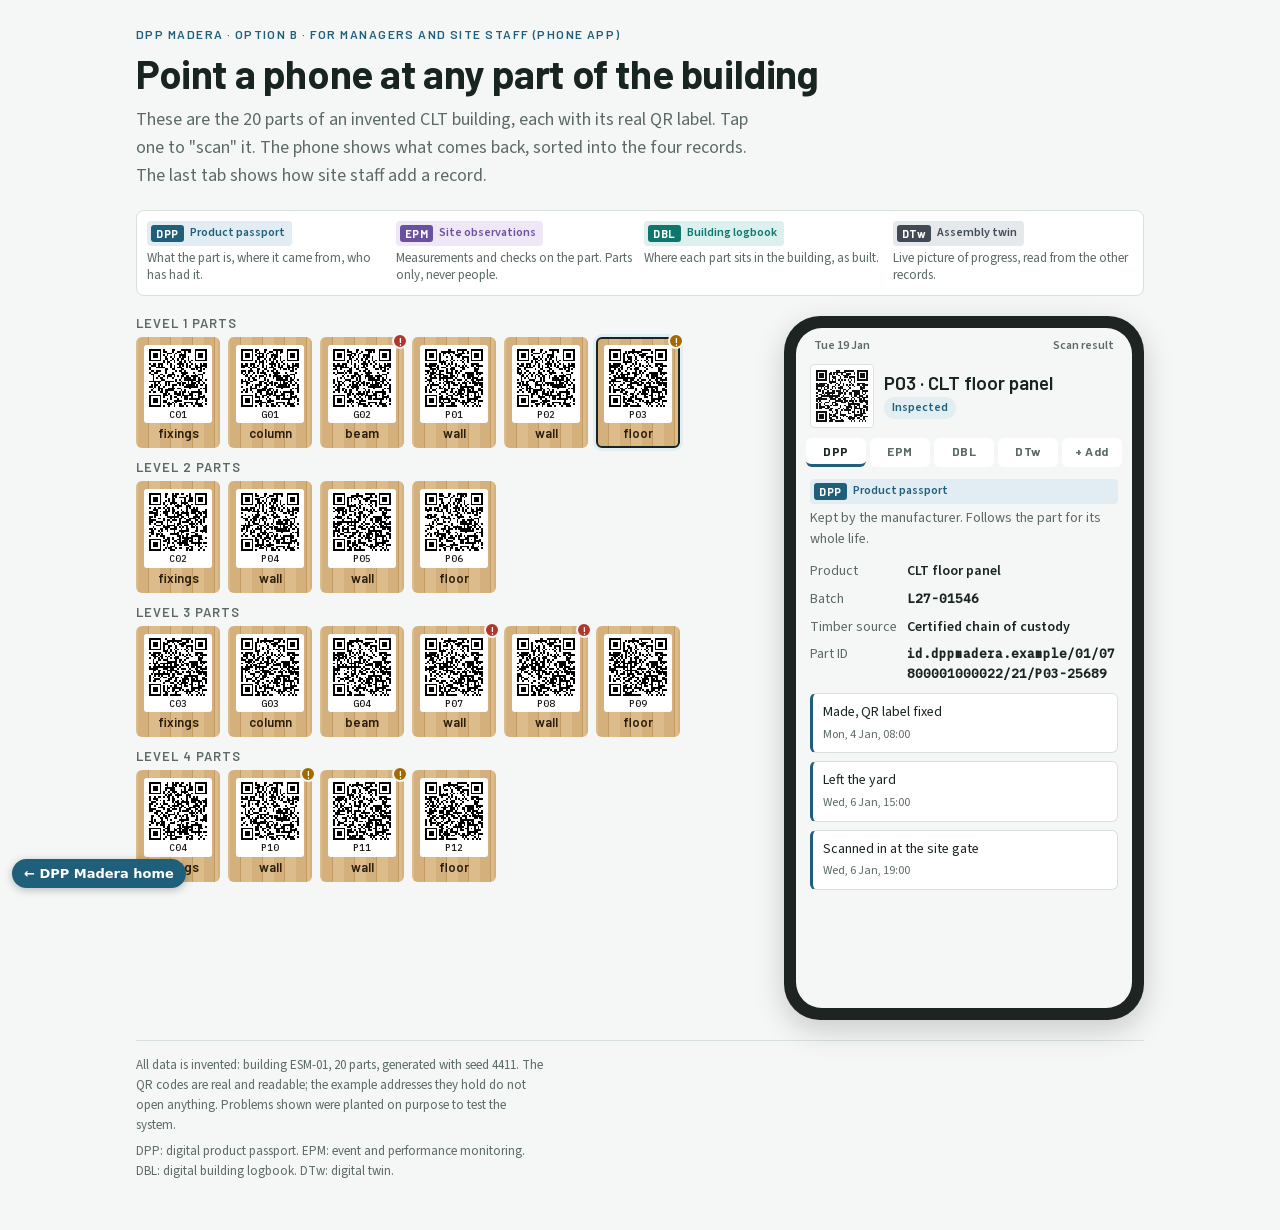
<file: site/mockups/B_scan_app.html>
<!doctype html>
<html lang="en-GB">
<head>
<meta charset="utf-8">
<meta name="viewport" content="width=device-width,initial-scale=1">
<title>Scan a Timber Part</title>

<style>
@font-face {
  font-family: 'Barlow';
  font-style: normal;
  font-weight: 500;
  font-display: swap;
  src: url([data-uri]) format('woff2');
  unicode-range: U+0000-00FF, U+0131, U+0152-0153, U+02BB-02BC, U+02C6, U+02DA, U+02DC, U+0304, U+0308, U+0329, U+2000-206F, U+20AC, U+2122, U+2191, U+2193, U+2212, U+2215, U+FEFF, U+FFFD;
}
@font-face {
  font-family: 'Barlow';
  font-style: normal;
  font-weight: 600;
  font-display: swap;
  src: url([data-uri]) format('woff2');
  unicode-range: U+0000-00FF, U+0131, U+0152-0153, U+02BB-02BC, U+02C6, U+02DA, U+02DC, U+0304, U+0308, U+0329, U+2000-206F, U+20AC, U+2122, U+2191, U+2193, U+2212, U+2215, U+FEFF, U+FFFD;
}
@font-face {
  font-family: 'Barlow';
  font-style: normal;
  font-weight: 700;
  font-display: swap;
  src: url([data-uri]) format('woff2');
  unicode-range: U+0000-00FF, U+0131, U+0152-0153, U+02BB-02BC, U+02C6, U+02DA, U+02DC, U+0304, U+0308, U+0329, U+2000-206F, U+20AC, U+2122, U+2191, U+2193, U+2212, U+2215, U+FEFF, U+FFFD;
}
@font-face {
  font-family: 'IBM Plex Mono';
  font-style: normal;
  font-weight: 400;
  font-display: swap;
  src: url([data-uri]) format('woff2');
  unicode-range: U+0000-00FF, U+0131, U+0152-0153, U+02BB-02BC, U+02C6, U+02DA, U+02DC, U+0304, U+0308, U+0329, U+2000-206F, U+20AC, U+2122, U+2191, U+2193, U+2212, U+2215, U+FEFF, U+FFFD;
}
@font-face {
  font-family: 'IBM Plex Mono';
  font-style: normal;
  font-weight: 500;
  font-display: swap;
  src: url([data-uri]) format('woff2');
  unicode-range: U+0000-00FF, U+0131, U+0152-0153, U+02BB-02BC, U+02C6, U+02DA, U+02DC, U+0304, U+0308, U+0329, U+2000-206F, U+20AC, U+2122, U+2191, U+2193, U+2212, U+2215, U+FEFF, U+FFFD;
}
@font-face {
  font-family: 'Source Sans 3';
  font-style: normal;
  font-weight: 400;
  font-display: swap;
  src: url([data-uri]) format('woff2');
  unicode-range: U+0000-00FF, U+0131, U+0152-0153, U+02BB-02BC, U+02C6, U+02DA, U+02DC, U+0304, U+0308, U+0329, U+2000-206F, U+20AC, U+2122, U+2191, U+2193, U+2212, U+2215, U+FEFF, U+FFFD;
}
@font-face {
  font-family: 'Source Sans 3';
  font-style: normal;
  font-weight: 600;
  font-display: swap;
  src: url([data-uri]) format('woff2');
  unicode-range: U+0000-00FF, U+0131, U+0152-0153, U+02BB-02BC, U+02C6, U+02DA, U+02DC, U+0304, U+0308, U+0329, U+2000-206F, U+20AC, U+2122, U+2191, U+2193, U+2212, U+2215, U+FEFF, U+FFFD;
}
*,*::before,*::after{box-sizing:border-box}
body{margin:0}
img{max-width:100%}
:root{
  --bg:#f5f7f6; --surface:#ffffff; --ink:#18241f; --muted:#5b6a64; --line:#d9e1dd;
  --accent:#1f5f7a; --accent-soft:#e3eef3;
  --dpp:#1f5f7a; --dpp-soft:#e1edf3; --epm:#6b4fa0; --epm-soft:#eee8f6; --dbl:#0f766e; --dbl-soft:#dcf0ed; --dtw:#3f4a55; --dtw-soft:#e6e9ec;
  --ok:#2f7d4f; --ok-soft:#e2f1e7; --warn:#a46a00; --warn-soft:#fbefd6; --bad:#b3362c; --bad-soft:#f8e1de;
  --s-planned:#e7ecea; --s-made:#d6e3ea; --s-move:#b9d3e0; --s-site:#8fbad0; --s-installed:#4f8fae; --s-inspected:#2f7d4f;
  --display:"Barlow","Arial Narrow",Arial,sans-serif; --body:"Source Sans 3","Segoe UI",Helvetica,Arial,sans-serif; --mono:"IBM Plex Mono",ui-monospace,Menlo,Consolas,monospace;
}
@media (prefers-color-scheme:dark){:root:not([data-theme="light"]){
  --bg:#111816; --surface:#18211e; --ink:#e4ece8; --muted:#9aaba4; --line:#2c3833;
  --accent:#7cb8d3; --accent-soft:#1c2f37;
  --dpp:#7cb8d3; --dpp-soft:#1c2f37; --epm:#b9a1e6; --epm-soft:#2a2238; --dbl:#5fcfc2; --dbl-soft:#16322f; --dtw:#b7c2cc; --dtw-soft:#262d33;
  --ok:#6cc08b; --ok-soft:#1b3125; --warn:#e2b04f; --warn-soft:#3a2d12; --bad:#ef8a7f; --bad-soft:#3d1f1c;
  --s-planned:#26302c; --s-made:#2a3b44; --s-move:#2f4e5e; --s-site:#3a6b83; --s-installed:#4f8fae; --s-inspected:#3f9a63; color-scheme:dark}}
:root[data-theme="dark"]{
  --bg:#111816; --surface:#18211e; --ink:#e4ece8; --muted:#9aaba4; --line:#2c3833;
  --accent:#7cb8d3; --accent-soft:#1c2f37;
  --dpp:#7cb8d3; --dpp-soft:#1c2f37; --epm:#b9a1e6; --epm-soft:#2a2238; --dbl:#5fcfc2; --dbl-soft:#16322f; --dtw:#b7c2cc; --dtw-soft:#262d33;
  --ok:#6cc08b; --ok-soft:#1b3125; --warn:#e2b04f; --warn-soft:#3a2d12; --bad:#ef8a7f; --bad-soft:#3d1f1c;
  --s-planned:#26302c; --s-made:#2a3b44; --s-move:#2f4e5e; --s-site:#3a6b83; --s-installed:#4f8fae; --s-inspected:#3f9a63; color-scheme:dark}
[hidden]{display:none!important}
body{background:var(--bg);color:var(--ink);font:16px/1.55 var(--body)}
h1,h2,h3{font-family:var(--display);line-height:1.15;text-wrap:balance;margin:0}
h1{font-size:clamp(28px,4.4vw,40px);font-weight:700;letter-spacing:-.01em}
h2{font-size:22px;font-weight:600} h3{font-size:17px;font-weight:600}
p{margin:0;max-width:68ch}
.eyebrow{font:600 12px/1 var(--display);letter-spacing:.12em;text-transform:uppercase;color:var(--accent)}
.lede{color:var(--muted);font-size:18px}
.note{font-size:14px;color:var(--muted)}
.mono{font-family:var(--mono);font-size:12.5px;word-break:break-all}
a:focus-visible,button:focus-visible,input:focus-visible{outline:2px solid var(--accent);outline-offset:2px;border-radius:2px}
.rec{display:inline-flex;align-items:center;gap:6px;font:600 12px/1 var(--body);padding:4px 7px 4px 4px;border-radius:4px;white-space:nowrap;vertical-align:middle}
.rec b{font:700 11px/1 var(--display);letter-spacing:.06em;color:var(--surface);padding:3px 5px;border-radius:3px}
.rec.solo{padding:2px} .rec.solo b{font-size:10px}
.rec-dpp{background:var(--dpp-soft);color:var(--dpp)} .rec-dpp b{background:var(--dpp)}
.rec-epm{background:var(--epm-soft);color:var(--epm)} .rec-epm b{background:var(--epm)}
.rec-dbl{background:var(--dbl-soft);color:var(--dbl)} .rec-dbl b{background:var(--dbl)}
.rec-dtw{background:var(--dtw-soft);color:var(--dtw)} .rec-dtw b{background:var(--dtw)}
.legend4{display:grid;grid-template-columns:repeat(4,minmax(0,1fr));gap:8px;background:var(--surface);border:1px solid var(--line);border-radius:8px;padding:10px}
.legend4 div{display:flex;flex-direction:column;gap:4px;font-size:13px;color:var(--muted);line-height:1.35;min-width:0}
.legend4 .rec{align-self:flex-start}
.badge{display:inline-flex;align-items:center;gap:6px;font:600 12px/1 var(--body);padding:5px 8px;border-radius:99px;white-space:nowrap}
.b-ok{background:var(--ok-soft);color:var(--ok)} .b-warn{background:var(--warn-soft);color:var(--warn)} .b-bad{background:var(--bad-soft);color:var(--bad)} .b-info{background:var(--accent-soft);color:var(--accent)}
.card{background:var(--surface);border:1px solid var(--line);border-radius:8px;padding:16px;display:flex;flex-direction:column;gap:10px;min-width:0}
.qr{background:#fff;padding:5px;border-radius:4px;border:1px solid var(--line);flex:none;display:inline-block;line-height:0}
.qr svg{display:block} .qr path{fill:#111}
.chip{width:48px;height:48px;border-radius:6px;background:repeating-linear-gradient(90deg,#c9a26b 0 6px,#b98f58 6px 7px,#d1ac77 7px 13px);display:grid;place-items:center;font:700 14px/1 var(--display);color:#2a1d0c;flex:none}
footer{border-top:1px solid var(--line);padding-top:14px;display:flex;flex-direction:column;gap:6px;font-size:13px;color:var(--muted)}
@media (max-width:820px){.legend4{grid-template-columns:repeat(2,minmax(0,1fr))}}
@media (prefers-reduced-motion:reduce){*{transition:none!important;animation:none!important}}

/* Layout: a laydown yard of QR tags on the left, a phone on the right showing what the scan returns, split by record. */
.wrap{max-width:1040px;margin:0 auto;padding-left:max(16px,env(safe-area-inset-left,0px));padding-right:max(16px,env(safe-area-inset-right,0px));padding-block:28px 48px;display:flex;flex-direction:column;gap:20px}
.stage{display:grid;grid-template-columns:minmax(0,1fr) 360px;gap:28px;align-items:start}
.yard{display:flex;flex-direction:column;gap:12px}
.lvl{display:flex;flex-direction:column;gap:6px}
.lvl h3{font-size:13px;letter-spacing:.08em;text-transform:uppercase;color:var(--muted)}
.tags{display:flex;gap:8px;flex-wrap:wrap}
.ptag{appearance:none;cursor:pointer;border:2px solid transparent;border-radius:6px;padding:6px;display:flex;flex-direction:column;align-items:center;gap:4px;font:600 13px/1 var(--display);color:#2a1d0c;background:repeating-linear-gradient(90deg,#d3b07c 0 10px,#c39a62 10px 11px,#dcbc8a 11px 22px);width:84px}
.ptag .lbl{background:#fff;border-radius:3px;padding:4px;display:flex;flex-direction:column;align-items:center;gap:3px;color:#111;width:100%}
.ptag .lbl small{font:500 9.5px/1 var(--mono)}
.ptag[aria-pressed=true]{border-color:var(--ink);box-shadow:0 0 0 3px var(--accent-soft)}
.ptag .flag{position:absolute}
.ptag{position:relative}
.ptag .pip{position:absolute;top:-6px;right:-6px;width:16px;height:16px;border-radius:50%;background:var(--warn);color:#fff;font:700 11px/16px var(--body);text-align:center;border:2px solid var(--bg)}
.ptag .pip.bad{background:var(--bad)}
/* Phone */
.phone{position:sticky;top:16px;width:100%;max-width:360px;border-radius:36px;background:#1d2421;padding:12px;box-shadow:0 10px 30px rgba(0,0,0,.18)}
.screen{border-radius:26px;background:var(--bg);overflow:hidden;display:flex;flex-direction:column;height:680px}
.sbar{display:flex;justify-content:space-between;font:600 12px/1 var(--body);padding:12px 18px 8px;color:var(--muted)}
.scanned{display:flex;gap:10px;align-items:center;padding:4px 14px 10px}
.scanned h2{font-size:19px}
.segs{display:grid;grid-template-columns:repeat(5,1fr);gap:4px;padding:0 10px 8px}
.segs button{appearance:none;border:0;cursor:pointer;border-radius:6px;padding:7px 2px;font:700 12px/1 var(--display);letter-spacing:.04em;background:var(--surface);color:var(--muted);border-bottom:3px solid transparent}
.segs button[aria-selected=true]{color:var(--ink);border-bottom-color:var(--c)}
.pane{flex:1;overflow-y:auto;padding:4px 14px 16px;display:flex;flex-direction:column;gap:10px}
.pane .head{display:flex;flex-direction:column;gap:4px}
.list{list-style:none;margin:0;padding:0;display:flex;flex-direction:column;gap:8px}
.list li{background:var(--surface);border:1px solid var(--line);border-left:3px solid var(--c);border-radius:6px;padding:8px 10px;display:flex;flex-direction:column;gap:2px;font-size:14px}
.list li small{color:var(--muted);font-size:12px}
.list li.miss{border-left-color:var(--bad);background:var(--bad-soft)}
.list li.warn{border-left-color:var(--warn);background:var(--warn-soft)}
dl.f{margin:0;display:grid;grid-template-columns:auto minmax(0,1fr);gap:6px 10px;font-size:14px}
dl.f dt{color:var(--muted)} dl.f dd{margin:0;font-weight:600;min-width:0}
.mini{display:flex;flex-direction:column;gap:4px;background:var(--surface);border:1px solid var(--line);border-radius:6px;padding:10px}
.mini .row{display:flex;gap:4px;align-items:center}
.mini .row span{font:600 10px/1 var(--display);color:var(--muted);width:22px}
.mini i{width:26px;height:20px;border-radius:3px;background:var(--s-planned);display:block}
.mini i[data-s=made],.mini i[data-s=checked]{background:var(--s-made)} .mini i[data-s=shipped]{background:var(--s-move)} .mini i[data-s=received]{background:var(--s-site)} .mini i[data-s=installed]{background:var(--s-installed)} .mini i[data-s=inspected]{background:var(--s-inspected)}
.mini i.me{outline:2px solid var(--ink);outline-offset:1px}
.cap{display:flex;flex-direction:column;gap:6px}
.opt{display:flex;gap:8px;align-items:center;background:var(--surface);border:1px solid var(--line);border-radius:6px;padding:8px 10px;font-size:14px;cursor:pointer}
.opt .t{flex:1}
.dev{display:grid;grid-template-columns:1fr auto;gap:0 10px;align-items:center;background:var(--epm-soft);border-radius:6px;padding:8px 10px}
.dev b{grid-row:1/3;grid-column:2;font:700 26px/1 var(--display);color:var(--epm)}
.save{appearance:none;border:0;border-radius:8px;background:var(--accent);color:var(--surface);font:700 15px/1 var(--display);padding:12px;cursor:pointer}
@media (max-width:760px){.stage{grid-template-columns:minmax(0,1fr)} .phone{position:static;margin:0 auto} .screen{height:600px}}
</style>
</head>
<body><a href="../index.html" class="dppm-home" style="position:fixed;left:12px;bottom:12px;z-index:9999;background:#1f5f7a;color:#fff;font:600 13px/1 system-ui,sans-serif;padding:8px 12px;border-radius:99px;text-decoration:none;box-shadow:0 2px 8px rgba(0,0,0,.25)">&larr; DPP Madera home</a><style>@media print{.dppm-home{display:none!important}}</style>

<div class="wrap">
<header style="display:flex;flex-direction:column;gap:10px">
  <div class="eyebrow">DPP Madera · option B · for managers and site staff (phone app)</div>
  <h1>Point a phone at any part of the building</h1>
  <p class="lede">These are the 20 parts of an invented CLT building, each with its real QR label. Tap one to "scan" it. The phone shows what comes back, sorted into the four records. The last tab shows how site staff add a record.</p>
</header>
<div class="legend4" aria-label="The four records">
  <div><span class="rec rec-dpp"><b>DPP</b>Product passport</span>What the part is, where it came from, who has had it.</div>
  <div><span class="rec rec-epm"><b>EPM</b>Site observations</span>Measurements and checks on the part. Parts only, never people.</div>
  <div><span class="rec rec-dbl"><b>DBL</b>Building logbook</span>Where each part sits in the building, as built.</div>
  <div><span class="rec rec-dtw"><b>DTw</b>Assembly twin</span>Live picture of progress, read from the other records.</div>
</div>
<div class="stage">
  <div class="yard" id="yard"></div>
  <div class="phone" aria-label="Phone showing the scan result"><div class="screen">
    <div class="sbar"><span>Tue 19 Jan</span><span>Scan result</span></div>
    <div class="scanned" id="scanned"></div>
    <div class="segs" role="tablist" id="segs"></div>
    <div class="pane" id="pane" role="tabpanel"></div>
  </div></div>
</div>
<footer>
  <p>All data is invented: building ESM-01, 20 parts, generated with seed 4411. The QR codes are real and readable; the example addresses they hold do not open anything. Problems shown were planted on purpose to test the system.</p>
  <p>DPP: digital product passport. EPM: event and performance monitoring. DBL: digital building logbook. DTw: digital twin.</p>
</footer>
</div>
<script>
const DATA = {"parts":{"C01":{"kind":"connector_set","storey":1,"zone":"L1-S","seq":1,"m":{"made":"2027-01-04T09:00","checked":"2027-01-04T10:00","shipped":"2027-01-06T15:00","received":"2027-01-06T19:00","installed":"2027-01-12T09:25","inspected":"2027-01-12T11:00"},"iid":"https://id.dppmadera.example/01/07800001000053/21/C01-82057","qr":[33,"M0 0h7v1h-7zM8 0h1v1h-1zM13 0h2v1h-2zM18 0h6v1h-6zM26 0h7v1h-7zM0 1h1v1h-1zM6 1h1v1h-1zM8 1h2v1h-2zM13 1h1v1h-1zM16 1h2v1h-2zM20 1h1v1h-1zM22 1h2v1h-2zM26 1h1v1h-1zM32 1h1v1h-1zM0 2h1v1h-1zM2 2h3v1h-3zM6 2h1v1h-1zM10 2h3v1h-3zM15 2h1v1h-1zM18 2h1v1h-1zM20 2h1v1h-1zM26 2h1v1h-1zM28 2h3v1h-3zM32 2h1v1h-1zM0 3h1v1h-1zM2 3h3v1h-3zM6 3h1v1h-1zM8 3h1v1h-1zM10 3h1v1h-1zM14 3h1v1h-1zM17 3h4v1h-4zM26 3h1v1h-1zM28 3h3v1h-3zM32 3h1v1h-1zM0 4h1v1h-1zM2 4h3v1h-3zM6 4h1v1h-1zM9 4h1v1h-1zM12 4h1v1h-1zM14 4h1v1h-1zM17 4h1v1h-1zM19 4h2v1h-2zM22 4h1v1h-1zM26 4h1v1h-1zM28 4h3v1h-3zM32 4h1v1h-1zM0 5h1v1h-1zM6 5h1v1h-1zM9 5h2v1h-2zM13 5h1v1h-1zM16 5h1v1h-1zM18 5h2v1h-2zM22 5h1v1h-1zM26 5h1v1h-1zM32 5h1v1h-1zM0 6h7v1h-7zM8 6h1v1h-1zM10 6h1v1h-1zM12 6h1v1h-1zM14 6h1v1h-1zM16 6h1v1h-1zM18 6h1v1h-1zM20 6h1v1h-1zM22 6h1v1h-1zM24 6h1v1h-1zM26 6h7v1h-7zM8 7h1v1h-1zM10 7h2v1h-2zM14 7h1v1h-1zM17 7h2v1h-2zM20 7h1v1h-1zM23 7h1v1h-1zM0 8h1v1h-1zM2 8h2v1h-2zM5 8h3v1h-3zM10 8h1v1h-1zM12 8h1v1h-1zM16 8h4v1h-4zM21 8h1v1h-1zM24 8h1v1h-1zM26 8h1v1h-1zM29 8h1v1h-1zM31 8h2v1h-2zM1 9h3v1h-3zM5 9h1v1h-1zM7 9h1v1h-1zM12 9h1v1h-1zM14 9h1v1h-1zM17 9h1v1h-1zM19 9h1v1h-1zM21 9h1v1h-1zM23 9h1v1h-1zM26 9h2v1h-2zM29 9h4v1h-4zM0 10h1v1h-1zM4 10h5v1h-5zM12 10h1v1h-1zM14 10h1v1h-1zM16 10h3v1h-3zM21 10h1v1h-1zM23 10h1v1h-1zM26 10h4v1h-4zM32 10h1v1h-1zM0 11h1v1h-1zM9 11h2v1h-2zM13 11h2v1h-2zM18 11h2v1h-2zM24 11h2v1h-2zM27 11h1v1h-1zM29 11h1v1h-1zM31 11h1v1h-1zM1 12h2v1h-2zM4 12h3v1h-3zM9 12h1v1h-1zM15 12h1v1h-1zM17 12h2v1h-2zM20 12h1v1h-1zM28 12h2v1h-2zM0 13h1v1h-1zM3 13h2v1h-2zM9 13h1v1h-1zM13 13h1v1h-1zM18 13h4v1h-4zM25 13h1v1h-1zM31 13h1v1h-1zM1 14h2v1h-2zM6 14h2v1h-2zM11 14h4v1h-4zM19 14h2v1h-2zM26 14h1v1h-1zM28 14h3v1h-3zM2 15h1v1h-1zM5 15h1v1h-1zM8 15h1v1h-1zM10 15h3v1h-3zM14 15h1v1h-1zM16 15h1v1h-1zM18 15h2v1h-2zM21 15h2v1h-2zM24 15h4v1h-4zM30 15h1v1h-1zM2 16h1v1h-1zM4 16h1v1h-1zM6 16h2v1h-2zM10 16h1v1h-1zM13 16h1v1h-1zM18 16h1v1h-1zM20 16h4v1h-4zM25 16h2v1h-2zM28 16h1v1h-1zM30 16h1v1h-1zM2 17h1v1h-1zM7 17h2v1h-2zM15 17h1v1h-1zM17 17h1v1h-1zM20 17h7v1h-7zM28 17h2v1h-2zM32 17h1v1h-1zM0 18h7v1h-7zM9 18h5v1h-5zM15 18h1v1h-1zM18 18h1v1h-1zM22 18h1v1h-1zM24 18h1v1h-1zM27 18h2v1h-2zM30 18h1v1h-1zM3 19h1v1h-1zM5 19h1v1h-1zM9 19h1v1h-1zM11 19h1v1h-1zM16 19h2v1h-2zM19 19h2v1h-2zM22 19h1v1h-1zM24 19h3v1h-3zM28 19h1v1h-1zM31 19h1v1h-1zM1 20h1v1h-1zM3 20h2v1h-2zM6 20h1v1h-1zM9 20h1v1h-1zM11 20h1v1h-1zM13 20h3v1h-3zM17 20h1v1h-1zM19 20h1v1h-1zM21 20h5v1h-5zM27 20h1v1h-1zM29 20h2v1h-2zM32 20h1v1h-1zM0 21h2v1h-2zM3 21h1v1h-1zM5 21h1v1h-1zM8 21h1v1h-1zM13 21h1v1h-1zM20 21h8v1h-8zM32 21h1v1h-1zM2 22h1v1h-1zM5 22h3v1h-3zM11 22h4v1h-4zM16 22h2v1h-2zM23 22h1v1h-1zM29 22h1v1h-1zM31 22h2v1h-2zM1 23h1v1h-1zM5 23h1v1h-1zM7 23h1v1h-1zM9 23h5v1h-5zM18 23h1v1h-1zM20 23h1v1h-1zM28 23h1v1h-1zM32 23h1v1h-1zM0 24h1v1h-1zM2 24h2v1h-2zM6 24h2v1h-2zM9 24h2v1h-2zM14 24h2v1h-2zM17 24h1v1h-1zM19 24h2v1h-2zM22 24h1v1h-1zM24 24h6v1h-6zM32 24h1v1h-1zM8 25h2v1h-2zM11 25h1v1h-1zM14 25h4v1h-4zM19 25h1v1h-1zM23 25h2v1h-2zM28 25h2v1h-2zM0 26h7v1h-7zM8 26h3v1h-3zM12 26h1v1h-1zM16 26h2v1h-2zM19 26h6v1h-6zM26 26h1v1h-1zM28 26h1v1h-1zM31 26h1v1h-1zM0 27h1v1h-1zM6 27h1v1h-1zM8 27h1v1h-1zM12 27h1v1h-1zM14 27h2v1h-2zM18 27h1v1h-1zM20 27h2v1h-2zM24 27h1v1h-1zM28 27h4v1h-4zM0 28h1v1h-1zM2 28h3v1h-3zM6 28h1v1h-1zM10 28h1v1h-1zM12 28h1v1h-1zM16 28h1v1h-1zM20 28h2v1h-2zM23 28h6v1h-6zM30 28h1v1h-1zM32 28h1v1h-1zM0 29h1v1h-1zM2 29h3v1h-3zM6 29h1v1h-1zM8 29h2v1h-2zM14 29h5v1h-5zM27 29h1v1h-1zM32 29h1v1h-1zM0 30h1v1h-1zM2 30h3v1h-3zM6 30h1v1h-1zM8 30h2v1h-2zM11 30h1v1h-1zM13 30h1v1h-1zM15 30h1v1h-1zM20 30h5v1h-5zM26 30h2v1h-2zM30 30h1v1h-1zM0 31h1v1h-1zM6 31h1v1h-1zM10 31h3v1h-3zM14 31h1v1h-1zM17 31h2v1h-2zM20 31h1v1h-1zM24 31h1v1h-1zM26 31h4v1h-4zM32 31h1v1h-1zM0 32h7v1h-7zM8 32h1v1h-1zM11 32h1v1h-1zM14 32h1v1h-1zM17 32h3v1h-3zM21 32h1v1h-1zM25 32h1v1h-1zM28 32h3v1h-3z"],"guid":"2zxhTSUMX68uubYkEcjmbP","batch":"L27-01234","dbl":{"t":"2027-01-12T09:25","seq":1,"guid":"2zxhTSUMX68uubYkEcjmbP"}},"G01":{"kind":"glulam_column","storey":1,"zone":"L1-N","seq":2,"m":{"made":"2027-01-04T10:00","checked":"2027-01-04T11:00","shipped":"2027-01-06T15:00","received":"2027-01-06T19:00","installed":"2027-01-12T09:55","inspected":"2027-01-12T11:30"},"iid":"https://id.dppmadera.example/01/07800001000046/21/G01-65936","qr":[33,"M0 0h7v1h-7zM8 0h2v1h-2zM13 0h2v1h-2zM18 0h6v1h-6zM26 0h7v1h-7zM0 1h1v1h-1zM6 1h1v1h-1zM8 1h1v1h-1zM10 1h1v1h-1zM13 1h1v1h-1zM16 1h2v1h-2zM20 1h1v1h-1zM22 1h2v1h-2zM26 1h1v1h-1zM32 1h1v1h-1zM0 2h1v1h-1zM2 2h3v1h-3zM6 2h1v1h-1zM9 2h4v1h-4zM15 2h1v1h-1zM18 2h1v1h-1zM20 2h1v1h-1zM22 2h1v1h-1zM26 2h1v1h-1zM28 2h3v1h-3zM32 2h1v1h-1zM0 3h1v1h-1zM2 3h3v1h-3zM6 3h1v1h-1zM8 3h1v1h-1zM10 3h1v1h-1zM12 3h1v1h-1zM14 3h1v1h-1zM17 3h4v1h-4zM26 3h1v1h-1zM28 3h3v1h-3zM32 3h1v1h-1zM0 4h1v1h-1zM2 4h3v1h-3zM6 4h1v1h-1zM9 4h4v1h-4zM14 4h1v1h-1zM17 4h1v1h-1zM19 4h2v1h-2zM22 4h1v1h-1zM26 4h1v1h-1zM28 4h3v1h-3zM32 4h1v1h-1zM0 5h1v1h-1zM6 5h1v1h-1zM9 5h2v1h-2zM13 5h1v1h-1zM16 5h1v1h-1zM18 5h2v1h-2zM22 5h1v1h-1zM26 5h1v1h-1zM32 5h1v1h-1zM0 6h7v1h-7zM8 6h1v1h-1zM10 6h1v1h-1zM12 6h1v1h-1zM14 6h1v1h-1zM16 6h1v1h-1zM18 6h1v1h-1zM20 6h1v1h-1zM22 6h1v1h-1zM24 6h1v1h-1zM26 6h7v1h-7zM8 7h1v1h-1zM10 7h3v1h-3zM14 7h1v1h-1zM17 7h2v1h-2zM20 7h1v1h-1zM23 7h1v1h-1zM0 8h1v1h-1zM2 8h2v1h-2zM5 8h3v1h-3zM10 8h1v1h-1zM12 8h1v1h-1zM16 8h4v1h-4zM21 8h1v1h-1zM24 8h1v1h-1zM26 8h1v1h-1zM29 8h1v1h-1zM31 8h2v1h-2zM0 9h4v1h-4zM5 9h1v1h-1zM7 9h1v1h-1zM9 9h1v1h-1zM12 9h1v1h-1zM14 9h1v1h-1zM17 9h1v1h-1zM19 9h1v1h-1zM21 9h1v1h-1zM23 9h1v1h-1zM26 9h2v1h-2zM29 9h4v1h-4zM0 10h2v1h-2zM4 10h1v1h-1zM6 10h3v1h-3zM12 10h1v1h-1zM14 10h1v1h-1zM16 10h3v1h-3zM21 10h3v1h-3zM26 10h4v1h-4zM32 10h1v1h-1zM5 11h1v1h-1zM9 11h2v1h-2zM13 11h2v1h-2zM18 11h2v1h-2zM22 11h1v1h-1zM24 11h2v1h-2zM27 11h1v1h-1zM29 11h1v1h-1zM31 11h1v1h-1zM0 12h3v1h-3zM4 12h3v1h-3zM9 12h1v1h-1zM12 12h1v1h-1zM15 12h1v1h-1zM17 12h2v1h-2zM20 12h1v1h-1zM28 12h2v1h-2zM0 13h1v1h-1zM2 13h1v1h-1zM4 13h1v1h-1zM7 13h1v1h-1zM9 13h1v1h-1zM11 13h3v1h-3zM18 13h4v1h-4zM25 13h1v1h-1zM31 13h1v1h-1zM1 14h1v1h-1zM3 14h1v1h-1zM6 14h1v1h-1zM13 14h2v1h-2zM16 14h1v1h-1zM19 14h2v1h-2zM26 14h1v1h-1zM28 14h3v1h-3zM2 15h2v1h-2zM5 15h1v1h-1zM8 15h1v1h-1zM10 15h3v1h-3zM14 15h1v1h-1zM16 15h1v1h-1zM18 15h5v1h-5zM24 15h4v1h-4zM30 15h1v1h-1zM4 16h1v1h-1zM6 16h2v1h-2zM10 16h1v1h-1zM13 16h1v1h-1zM18 16h1v1h-1zM20 16h4v1h-4zM25 16h2v1h-2zM28 16h1v1h-1zM30 16h1v1h-1zM0 17h1v1h-1zM2 17h1v1h-1zM4 17h1v1h-1zM7 17h2v1h-2zM13 17h1v1h-1zM15 17h1v1h-1zM20 17h7v1h-7zM28 17h2v1h-2zM32 17h1v1h-1zM0 18h4v1h-4zM5 18h2v1h-2zM10 18h3v1h-3zM15 18h1v1h-1zM17 18h1v1h-1zM22 18h1v1h-1zM24 18h1v1h-1zM27 18h2v1h-2zM30 18h1v1h-1zM0 19h1v1h-1zM3 19h2v1h-2zM10 19h2v1h-2zM13 19h2v1h-2zM16 19h2v1h-2zM19 19h2v1h-2zM22 19h1v1h-1zM24 19h3v1h-3zM28 19h1v1h-1zM31 19h1v1h-1zM3 20h1v1h-1zM6 20h1v1h-1zM8 20h4v1h-4zM14 20h2v1h-2zM17 20h1v1h-1zM19 20h1v1h-1zM21 20h5v1h-5zM27 20h1v1h-1zM29 20h2v1h-2zM32 20h1v1h-1zM0 21h1v1h-1zM5 21h1v1h-1zM8 21h1v1h-1zM10 21h1v1h-1zM13 21h2v1h-2zM20 21h8v1h-8zM32 21h1v1h-1zM3 22h1v1h-1zM5 22h4v1h-4zM12 22h3v1h-3zM16 22h2v1h-2zM23 22h1v1h-1zM29 22h1v1h-1zM31 22h2v1h-2zM1 23h1v1h-1zM3 23h1v1h-1zM5 23h1v1h-1zM9 23h5v1h-5zM15 23h2v1h-2zM18 23h1v1h-1zM20 23h1v1h-1zM28 23h1v1h-1zM32 23h1v1h-1zM0 24h1v1h-1zM2 24h2v1h-2zM6 24h1v1h-1zM9 24h3v1h-3zM14 24h2v1h-2zM17 24h1v1h-1zM19 24h2v1h-2zM22 24h1v1h-1zM24 24h6v1h-6zM32 24h1v1h-1zM8 25h1v1h-1zM11 25h1v1h-1zM14 25h4v1h-4zM19 25h1v1h-1zM23 25h2v1h-2zM28 25h2v1h-2zM0 26h7v1h-7zM8 26h1v1h-1zM12 26h3v1h-3zM16 26h1v1h-1zM18 26h7v1h-7zM26 26h1v1h-1zM28 26h1v1h-1zM31 26h1v1h-1zM0 27h1v1h-1zM6 27h1v1h-1zM8 27h3v1h-3zM12 27h1v1h-1zM15 27h1v1h-1zM20 27h2v1h-2zM24 27h1v1h-1zM28 27h4v1h-4zM0 28h1v1h-1zM2 28h3v1h-3zM6 28h1v1h-1zM10 28h1v1h-1zM14 28h1v1h-1zM16 28h1v1h-1zM20 28h2v1h-2zM23 28h6v1h-6zM30 28h1v1h-1zM32 28h1v1h-1zM0 29h1v1h-1zM2 29h3v1h-3zM6 29h1v1h-1zM8 29h4v1h-4zM15 29h4v1h-4zM27 29h1v1h-1zM32 29h1v1h-1zM0 30h1v1h-1zM2 30h3v1h-3zM6 30h1v1h-1zM8 30h2v1h-2zM11 30h3v1h-3zM15 30h2v1h-2zM20 30h5v1h-5zM26 30h2v1h-2zM30 30h1v1h-1zM0 31h1v1h-1zM6 31h1v1h-1zM10 31h2v1h-2zM14 31h1v1h-1zM17 31h2v1h-2zM20 31h1v1h-1zM24 31h1v1h-1zM26 31h4v1h-4zM32 31h1v1h-1zM0 32h7v1h-7zM8 32h1v1h-1zM11 32h1v1h-1zM14 32h2v1h-2zM17 32h3v1h-3zM21 32h1v1h-1zM25 32h1v1h-1zM28 32h3v1h-3z"],"guid":"1ZWQ$us$H3KPep5FqkWHDM","batch":"L27-01998","dbl":{"t":"2027-01-12T09:55","seq":2,"guid":"1ZWQ$us$H3KPep5FqkWHDM"}},"G02":{"kind":"glulam_beam","storey":1,"zone":"L1-N","seq":3,"m":{"made":"2027-01-04T11:00","checked":"2027-01-04T12:00","received":"2027-01-06T19:00","installed":"2027-01-12T10:25","inspected":"2027-01-12T12:00"},"iid":"https://id.dppmadera.example/01/07800001000039/21/G02-64648","qr":[33,"M0 0h7v1h-7zM8 0h1v1h-1zM13 0h2v1h-2zM18 0h6v1h-6zM26 0h7v1h-7zM0 1h1v1h-1zM6 1h1v1h-1zM8 1h3v1h-3zM13 1h1v1h-1zM16 1h1v1h-1zM20 1h2v1h-2zM23 1h1v1h-1zM26 1h1v1h-1zM32 1h1v1h-1zM0 2h1v1h-1zM2 2h3v1h-3zM6 2h1v1h-1zM10 2h3v1h-3zM15 2h1v1h-1zM20 2h1v1h-1zM26 2h1v1h-1zM28 2h3v1h-3zM32 2h1v1h-1zM0 3h1v1h-1zM2 3h3v1h-3zM6 3h1v1h-1zM8 3h3v1h-3zM12 3h1v1h-1zM14 3h1v1h-1zM17 3h4v1h-4zM26 3h1v1h-1zM28 3h3v1h-3zM32 3h1v1h-1zM0 4h1v1h-1zM2 4h3v1h-3zM6 4h1v1h-1zM9 4h1v1h-1zM11 4h1v1h-1zM14 4h1v1h-1zM17 4h1v1h-1zM19 4h2v1h-2zM22 4h1v1h-1zM26 4h1v1h-1zM28 4h3v1h-3zM32 4h1v1h-1zM0 5h1v1h-1zM6 5h1v1h-1zM9 5h2v1h-2zM13 5h1v1h-1zM16 5h1v1h-1zM18 5h2v1h-2zM22 5h1v1h-1zM26 5h1v1h-1zM32 5h1v1h-1zM0 6h7v1h-7zM8 6h1v1h-1zM10 6h1v1h-1zM12 6h1v1h-1zM14 6h1v1h-1zM16 6h1v1h-1zM18 6h1v1h-1zM20 6h1v1h-1zM22 6h1v1h-1zM24 6h1v1h-1zM26 6h7v1h-7zM8 7h1v1h-1zM10 7h1v1h-1zM14 7h1v1h-1zM17 7h2v1h-2zM20 7h1v1h-1zM23 7h1v1h-1zM0 8h1v1h-1zM2 8h2v1h-2zM5 8h3v1h-3zM10 8h1v1h-1zM12 8h1v1h-1zM16 8h4v1h-4zM21 8h1v1h-1zM24 8h1v1h-1zM26 8h1v1h-1zM29 8h1v1h-1zM31 8h2v1h-2zM0 9h6v1h-6zM7 9h1v1h-1zM12 9h1v1h-1zM14 9h1v1h-1zM17 9h1v1h-1zM19 9h1v1h-1zM23 9h1v1h-1zM26 9h2v1h-2zM29 9h4v1h-4zM1 10h1v1h-1zM4 10h5v1h-5zM10 10h1v1h-1zM12 10h1v1h-1zM14 10h1v1h-1zM16 10h3v1h-3zM23 10h1v1h-1zM26 10h4v1h-4zM32 10h1v1h-1zM0 11h2v1h-2zM4 11h1v1h-1zM9 11h2v1h-2zM13 11h2v1h-2zM18 11h2v1h-2zM24 11h2v1h-2zM27 11h1v1h-1zM29 11h1v1h-1zM31 11h1v1h-1zM2 12h1v1h-1zM6 12h1v1h-1zM8 12h3v1h-3zM15 12h1v1h-1zM17 12h2v1h-2zM20 12h1v1h-1zM28 12h2v1h-2zM0 13h1v1h-1zM2 13h4v1h-4zM7 13h1v1h-1zM9 13h2v1h-2zM12 13h2v1h-2zM18 13h4v1h-4zM25 13h1v1h-1zM31 13h1v1h-1zM1 14h1v1h-1zM6 14h1v1h-1zM12 14h3v1h-3zM16 14h1v1h-1zM19 14h2v1h-2zM26 14h1v1h-1zM28 14h3v1h-3zM5 15h1v1h-1zM8 15h1v1h-1zM10 15h3v1h-3zM14 15h2v1h-2zM18 15h5v1h-5zM24 15h4v1h-4zM30 15h1v1h-1zM2 16h1v1h-1zM4 16h1v1h-1zM6 16h1v1h-1zM10 16h2v1h-2zM13 16h1v1h-1zM15 16h1v1h-1zM18 16h1v1h-1zM20 16h4v1h-4zM25 16h2v1h-2zM28 16h1v1h-1zM30 16h1v1h-1zM0 17h1v1h-1zM2 17h1v1h-1zM7 17h3v1h-3zM13 17h1v1h-1zM15 17h1v1h-1zM20 17h7v1h-7zM28 17h2v1h-2zM32 17h1v1h-1zM0 18h1v1h-1zM2 18h3v1h-3zM6 18h1v1h-1zM9 18h1v1h-1zM11 18h2v1h-2zM14 18h2v1h-2zM17 18h1v1h-1zM22 18h1v1h-1zM24 18h1v1h-1zM27 18h2v1h-2zM30 18h1v1h-1zM0 19h1v1h-1zM3 19h1v1h-1zM5 19h1v1h-1zM11 19h1v1h-1zM13 19h2v1h-2zM16 19h2v1h-2zM19 19h2v1h-2zM22 19h1v1h-1zM24 19h3v1h-3zM28 19h1v1h-1zM31 19h1v1h-1zM1 20h1v1h-1zM3 20h2v1h-2zM6 20h1v1h-1zM9 20h1v1h-1zM11 20h3v1h-3zM15 20h1v1h-1zM17 20h1v1h-1zM19 20h1v1h-1zM21 20h5v1h-5zM27 20h1v1h-1zM29 20h2v1h-2zM32 20h1v1h-1zM0 21h1v1h-1zM2 21h2v1h-2zM8 21h1v1h-1zM10 21h5v1h-5zM20 21h8v1h-8zM32 21h1v1h-1zM2 22h2v1h-2zM5 22h2v1h-2zM11 22h1v1h-1zM13 22h2v1h-2zM17 22h1v1h-1zM23 22h1v1h-1zM29 22h1v1h-1zM31 22h2v1h-2zM1 23h3v1h-3zM5 23h1v1h-1zM7 23h1v1h-1zM9 23h2v1h-2zM13 23h1v1h-1zM18 23h1v1h-1zM20 23h1v1h-1zM28 23h1v1h-1zM32 23h1v1h-1zM0 24h1v1h-1zM3 24h1v1h-1zM6 24h2v1h-2zM9 24h2v1h-2zM14 24h2v1h-2zM17 24h1v1h-1zM19 24h2v1h-2zM22 24h1v1h-1zM24 24h6v1h-6zM32 24h1v1h-1zM8 25h2v1h-2zM11 25h1v1h-1zM13 25h5v1h-5zM19 25h1v1h-1zM23 25h2v1h-2zM28 25h2v1h-2zM0 26h7v1h-7zM8 26h2v1h-2zM12 26h1v1h-1zM14 26h1v1h-1zM16 26h1v1h-1zM18 26h7v1h-7zM26 26h1v1h-1zM28 26h1v1h-1zM31 26h1v1h-1zM0 27h1v1h-1zM6 27h1v1h-1zM8 27h1v1h-1zM12 27h1v1h-1zM15 27h1v1h-1zM18 27h1v1h-1zM20 27h2v1h-2zM24 27h1v1h-1zM28 27h4v1h-4zM0 28h1v1h-1zM2 28h3v1h-3zM6 28h1v1h-1zM9 28h2v1h-2zM13 28h2v1h-2zM16 28h1v1h-1zM20 28h2v1h-2zM23 28h6v1h-6zM30 28h1v1h-1zM32 28h1v1h-1zM0 29h1v1h-1zM2 29h3v1h-3zM6 29h1v1h-1zM8 29h4v1h-4zM15 29h4v1h-4zM27 29h1v1h-1zM32 29h1v1h-1zM0 30h1v1h-1zM2 30h3v1h-3zM6 30h1v1h-1zM8 30h2v1h-2zM11 30h1v1h-1zM13 30h1v1h-1zM15 30h1v1h-1zM20 30h5v1h-5zM26 30h2v1h-2zM30 30h1v1h-1zM0 31h1v1h-1zM6 31h1v1h-1zM10 31h1v1h-1zM14 31h5v1h-5zM20 31h1v1h-1zM24 31h1v1h-1zM26 31h4v1h-4zM32 31h1v1h-1zM0 32h7v1h-7zM8 32h1v1h-1zM11 32h1v1h-1zM14 32h1v1h-1zM17 32h3v1h-3zM21 32h1v1h-1zM25 32h1v1h-1zM28 32h3v1h-3z"],"guid":"3FEVncyajEoeVSJflClBnR","batch":"L27-01560","dbl":{"t":"2027-01-12T10:25","seq":3,"guid":"3FEVncyajEoeVSJflClBnR"}},"P01":{"kind":"clt_wall_panel","storey":1,"zone":"L1-S","seq":4,"m":{"made":"2027-01-04T12:00","checked":"2027-01-04T13:00","shipped":"2027-01-06T15:00","received":"2027-01-06T19:00","installed":"2027-01-12T10:55","inspected":"2027-01-12T12:30"},"iid":"https://id.dppmadera.example/01/07800001000015/21/P01-53514","qr":[33,"M0 0h7v1h-7zM13 0h2v1h-2zM18 0h6v1h-6zM26 0h7v1h-7zM0 1h1v1h-1zM6 1h1v1h-1zM9 1h8v1h-8zM18 1h1v1h-1zM21 1h1v1h-1zM24 1h1v1h-1zM26 1h1v1h-1zM32 1h1v1h-1zM0 2h1v1h-1zM2 2h3v1h-3zM6 2h1v1h-1zM8 2h1v1h-1zM10 2h2v1h-2zM13 2h1v1h-1zM16 2h1v1h-1zM19 2h4v1h-4zM24 2h1v1h-1zM26 2h1v1h-1zM28 2h3v1h-3zM32 2h1v1h-1zM0 3h1v1h-1zM2 3h3v1h-3zM6 3h1v1h-1zM8 3h1v1h-1zM10 3h1v1h-1zM14 3h1v1h-1zM17 3h4v1h-4zM26 3h1v1h-1zM28 3h3v1h-3zM32 3h1v1h-1zM0 4h1v1h-1zM2 4h3v1h-3zM6 4h1v1h-1zM8 4h1v1h-1zM12 4h1v1h-1zM15 4h1v1h-1zM18 4h2v1h-2zM21 4h4v1h-4zM26 4h1v1h-1zM28 4h3v1h-3zM32 4h1v1h-1zM0 5h1v1h-1zM6 5h1v1h-1zM8 5h1v1h-1zM15 5h1v1h-1zM21 5h1v1h-1zM24 5h1v1h-1zM26 5h1v1h-1zM32 5h1v1h-1zM0 6h7v1h-7zM8 6h1v1h-1zM10 6h1v1h-1zM12 6h1v1h-1zM14 6h1v1h-1zM16 6h1v1h-1zM18 6h1v1h-1zM20 6h1v1h-1zM22 6h1v1h-1zM24 6h1v1h-1zM26 6h7v1h-7zM8 7h4v1h-4zM15 7h1v1h-1zM21 7h1v1h-1zM24 7h1v1h-1zM0 8h1v1h-1zM2 8h5v1h-5zM9 8h1v1h-1zM11 8h1v1h-1zM13 8h1v1h-1zM15 8h1v1h-1zM17 8h1v1h-1zM22 8h1v1h-1zM26 8h5v1h-5zM0 9h6v1h-6zM7 9h1v1h-1zM12 9h1v1h-1zM14 9h1v1h-1zM17 9h1v1h-1zM19 9h1v1h-1zM21 9h1v1h-1zM23 9h1v1h-1zM26 9h2v1h-2zM29 9h4v1h-4zM2 10h2v1h-2zM6 10h2v1h-2zM9 10h3v1h-3zM15 10h2v1h-2zM20 10h3v1h-3zM24 10h1v1h-1zM28 10h1v1h-1zM30 10h1v1h-1zM3 11h3v1h-3zM7 11h1v1h-1zM12 11h1v1h-1zM14 11h3v1h-3zM21 11h2v1h-2zM28 11h3v1h-3zM0 12h3v1h-3zM4 12h1v1h-1zM6 12h1v1h-1zM8 12h3v1h-3zM12 12h1v1h-1zM15 12h1v1h-1zM17 12h2v1h-2zM20 12h1v1h-1zM28 12h2v1h-2zM1 13h1v1h-1zM3 13h3v1h-3zM8 13h1v1h-1zM12 13h4v1h-4zM17 13h1v1h-1zM19 13h1v1h-1zM23 13h5v1h-5zM29 13h4v1h-4zM0 14h1v1h-1zM3 14h2v1h-2zM6 14h5v1h-5zM14 14h2v1h-2zM18 14h1v1h-1zM21 14h2v1h-2zM24 14h4v1h-4zM29 14h1v1h-1zM31 14h1v1h-1zM2 15h2v1h-2zM5 15h1v1h-1zM8 15h1v1h-1zM10 15h3v1h-3zM14 15h3v1h-3zM18 15h1v1h-1zM21 15h2v1h-2zM24 15h4v1h-4zM30 15h1v1h-1zM0 16h1v1h-1zM3 16h4v1h-4zM8 16h8v1h-8zM17 16h1v1h-1zM22 16h1v1h-1zM24 16h2v1h-2zM27 16h3v1h-3zM32 16h1v1h-1zM1 17h3v1h-3zM8 17h1v1h-1zM10 17h1v1h-1zM12 17h1v1h-1zM16 17h1v1h-1zM18 17h3v1h-3zM23 17h1v1h-1zM26 17h2v1h-2zM29 17h4v1h-4zM0 18h1v1h-1zM2 18h2v1h-2zM6 18h1v1h-1zM11 18h5v1h-5zM22 18h1v1h-1zM24 18h1v1h-1zM27 18h2v1h-2zM30 18h1v1h-1zM2 19h1v1h-1zM4 19h1v1h-1zM8 19h1v1h-1zM10 19h1v1h-1zM12 19h2v1h-2zM15 19h2v1h-2zM19 19h1v1h-1zM21 19h3v1h-3zM25 19h1v1h-1zM27 19h6v1h-6zM1 20h1v1h-1zM3 20h5v1h-5zM11 20h1v1h-1zM13 20h1v1h-1zM16 20h3v1h-3zM20 20h1v1h-1zM23 20h1v1h-1zM28 20h2v1h-2zM31 20h2v1h-2zM0 21h1v1h-1zM3 21h1v1h-1zM8 21h1v1h-1zM10 21h1v1h-1zM13 21h1v1h-1zM20 21h8v1h-8zM32 21h1v1h-1zM0 22h1v1h-1zM3 22h1v1h-1zM6 22h1v1h-1zM8 22h2v1h-2zM11 22h1v1h-1zM13 22h1v1h-1zM15 22h2v1h-2zM18 22h1v1h-1zM20 22h2v1h-2zM24 22h1v1h-1zM26 22h2v1h-2zM30 22h2v1h-2zM0 23h1v1h-1zM2 23h1v1h-1zM4 23h2v1h-2zM11 23h2v1h-2zM15 23h1v1h-1zM19 23h4v1h-4zM24 23h2v1h-2zM27 23h1v1h-1zM30 23h3v1h-3zM0 24h1v1h-1zM2 24h2v1h-2zM6 24h1v1h-1zM9 24h3v1h-3zM14 24h2v1h-2zM17 24h1v1h-1zM19 24h2v1h-2zM22 24h1v1h-1zM24 24h6v1h-6zM32 24h1v1h-1zM8 25h1v1h-1zM12 25h1v1h-1zM16 25h1v1h-1zM18 25h4v1h-4zM24 25h1v1h-1zM28 25h1v1h-1zM30 25h1v1h-1zM32 25h1v1h-1zM0 26h7v1h-7zM9 26h1v1h-1zM13 26h3v1h-3zM17 26h2v1h-2zM20 26h1v1h-1zM23 26h2v1h-2zM26 26h1v1h-1zM28 26h1v1h-1zM30 26h1v1h-1zM0 27h1v1h-1zM6 27h1v1h-1zM8 27h2v1h-2zM12 27h1v1h-1zM15 27h1v1h-1zM20 27h2v1h-2zM24 27h1v1h-1zM28 27h4v1h-4zM0 28h1v1h-1zM2 28h3v1h-3zM6 28h1v1h-1zM8 28h6v1h-6zM15 28h4v1h-4zM24 28h6v1h-6zM0 29h1v1h-1zM2 29h3v1h-3zM6 29h1v1h-1zM8 29h1v1h-1zM10 29h1v1h-1zM13 29h2v1h-2zM17 29h1v1h-1zM19 29h1v1h-1zM21 29h2v1h-2zM24 29h2v1h-2zM28 29h1v1h-1zM30 29h3v1h-3zM0 30h1v1h-1zM2 30h3v1h-3zM6 30h1v1h-1zM8 30h2v1h-2zM11 30h3v1h-3zM15 30h2v1h-2zM20 30h5v1h-5zM26 30h2v1h-2zM30 30h1v1h-1zM0 31h1v1h-1zM6 31h1v1h-1zM9 31h2v1h-2zM15 31h2v1h-2zM21 31h1v1h-1zM23 31h1v1h-1zM28 31h1v1h-1zM30 31h1v1h-1zM0 32h7v1h-7zM8 32h3v1h-3zM12 32h6v1h-6zM22 32h1v1h-1zM24 32h1v1h-1zM27 32h1v1h-1zM29 32h1v1h-1zM31 32h1v1h-1z"],"guid":"124kxCEPr1KBx0zv9dm$8H","batch":"L27-01276","dbl":{"t":"2027-01-12T10:55","seq":4,"guid":"124kxCEPr1KBx0zv9dm$8H"}},"P02":{"kind":"clt_wall_panel","storey":1,"zone":"L1-S","seq":5,"m":{"made":"2027-01-04T13:00","checked":"2027-01-04T14:00","shipped":"2027-01-06T15:00","received":"2027-01-06T19:00","installed":"2027-01-12T11:25","inspected":"2027-01-12T13:00"},"iid":"https://id.dppmadera.example/01/07800001000015/21/P02-56368","qr":[33,"M0 0h7v1h-7zM8 0h2v1h-2zM13 0h2v1h-2zM18 0h6v1h-6zM26 0h7v1h-7zM0 1h1v1h-1zM6 1h1v1h-1zM8 1h1v1h-1zM13 1h1v1h-1zM16 1h1v1h-1zM20 1h1v1h-1zM23 1h1v1h-1zM26 1h1v1h-1zM32 1h1v1h-1zM0 2h1v1h-1zM2 2h3v1h-3zM6 2h1v1h-1zM9 2h4v1h-4zM15 2h1v1h-1zM20 2h1v1h-1zM26 2h1v1h-1zM28 2h3v1h-3zM32 2h1v1h-1zM0 3h1v1h-1zM2 3h3v1h-3zM6 3h1v1h-1zM8 3h1v1h-1zM14 3h1v1h-1zM17 3h4v1h-4zM26 3h1v1h-1zM28 3h3v1h-3zM32 3h1v1h-1zM0 4h1v1h-1zM2 4h3v1h-3zM6 4h1v1h-1zM9 4h1v1h-1zM12 4h1v1h-1zM14 4h1v1h-1zM17 4h1v1h-1zM19 4h2v1h-2zM22 4h1v1h-1zM26 4h1v1h-1zM28 4h3v1h-3zM32 4h1v1h-1zM0 5h1v1h-1zM6 5h1v1h-1zM9 5h3v1h-3zM13 5h1v1h-1zM16 5h1v1h-1zM18 5h2v1h-2zM22 5h1v1h-1zM26 5h1v1h-1zM32 5h1v1h-1zM0 6h7v1h-7zM8 6h1v1h-1zM10 6h1v1h-1zM12 6h1v1h-1zM14 6h1v1h-1zM16 6h1v1h-1zM18 6h1v1h-1zM20 6h1v1h-1zM22 6h1v1h-1zM24 6h1v1h-1zM26 6h7v1h-7zM8 7h1v1h-1zM10 7h2v1h-2zM14 7h1v1h-1zM17 7h2v1h-2zM20 7h1v1h-1zM23 7h1v1h-1zM0 8h1v1h-1zM2 8h2v1h-2zM5 8h3v1h-3zM10 8h1v1h-1zM12 8h1v1h-1zM16 8h4v1h-4zM21 8h1v1h-1zM24 8h1v1h-1zM26 8h1v1h-1zM29 8h1v1h-1zM31 8h2v1h-2zM1 9h3v1h-3zM5 9h1v1h-1zM7 9h1v1h-1zM9 9h1v1h-1zM12 9h1v1h-1zM14 9h1v1h-1zM17 9h1v1h-1zM19 9h1v1h-1zM21 9h1v1h-1zM23 9h1v1h-1zM26 9h2v1h-2zM29 9h4v1h-4zM0 10h1v1h-1zM4 10h5v1h-5zM12 10h1v1h-1zM14 10h1v1h-1zM16 10h3v1h-3zM22 10h2v1h-2zM26 10h4v1h-4zM32 10h1v1h-1zM0 11h2v1h-2zM4 11h1v1h-1zM10 11h1v1h-1zM13 11h2v1h-2zM18 11h2v1h-2zM24 11h2v1h-2zM27 11h1v1h-1zM29 11h1v1h-1zM31 11h1v1h-1zM0 12h1v1h-1zM2 12h1v1h-1zM5 12h2v1h-2zM12 12h1v1h-1zM15 12h1v1h-1zM17 12h2v1h-2zM20 12h1v1h-1zM28 12h2v1h-2zM0 13h3v1h-3zM4 13h1v1h-1zM7 13h1v1h-1zM9 13h1v1h-1zM12 13h2v1h-2zM18 13h4v1h-4zM25 13h1v1h-1zM31 13h1v1h-1zM1 14h1v1h-1zM3 14h1v1h-1zM6 14h1v1h-1zM8 14h1v1h-1zM11 14h1v1h-1zM13 14h2v1h-2zM16 14h1v1h-1zM19 14h1v1h-1zM26 14h1v1h-1zM28 14h3v1h-3zM2 15h2v1h-2zM5 15h1v1h-1zM8 15h1v1h-1zM10 15h1v1h-1zM12 15h1v1h-1zM14 15h2v1h-2zM18 15h1v1h-1zM21 15h2v1h-2zM24 15h4v1h-4zM30 15h1v1h-1zM2 16h1v1h-1zM4 16h1v1h-1zM6 16h1v1h-1zM10 16h1v1h-1zM13 16h1v1h-1zM15 16h1v1h-1zM18 16h1v1h-1zM20 16h4v1h-4zM25 16h2v1h-2zM28 16h1v1h-1zM30 16h1v1h-1zM0 17h1v1h-1zM2 17h1v1h-1zM7 17h3v1h-3zM13 17h1v1h-1zM15 17h1v1h-1zM20 17h7v1h-7zM28 17h2v1h-2zM32 17h1v1h-1zM2 18h2v1h-2zM5 18h2v1h-2zM9 18h1v1h-1zM11 18h3v1h-3zM15 18h1v1h-1zM22 18h1v1h-1zM24 18h1v1h-1zM27 18h2v1h-2zM30 18h1v1h-1zM0 19h2v1h-2zM3 19h1v1h-1zM5 19h1v1h-1zM10 19h2v1h-2zM14 19h1v1h-1zM16 19h5v1h-5zM22 19h1v1h-1zM24 19h3v1h-3zM28 19h1v1h-1zM31 19h1v1h-1zM1 20h1v1h-1zM3 20h4v1h-4zM10 20h4v1h-4zM15 20h1v1h-1zM17 20h1v1h-1zM19 20h7v1h-7zM27 20h1v1h-1zM29 20h2v1h-2zM32 20h1v1h-1zM0 21h1v1h-1zM2 21h1v1h-1zM5 21h1v1h-1zM7 21h1v1h-1zM10 21h1v1h-1zM13 21h1v1h-1zM20 21h8v1h-8zM32 21h1v1h-1zM3 22h1v1h-1zM5 22h4v1h-4zM13 22h2v1h-2zM17 22h1v1h-1zM23 22h1v1h-1zM29 22h1v1h-1zM31 22h2v1h-2zM1 23h2v1h-2zM5 23h1v1h-1zM7 23h1v1h-1zM9 23h5v1h-5zM15 23h1v1h-1zM18 23h1v1h-1zM20 23h1v1h-1zM28 23h1v1h-1zM32 23h1v1h-1zM0 24h1v1h-1zM3 24h1v1h-1zM6 24h2v1h-2zM9 24h3v1h-3zM14 24h2v1h-2zM17 24h1v1h-1zM19 24h2v1h-2zM22 24h1v1h-1zM24 24h6v1h-6zM32 24h1v1h-1zM8 25h2v1h-2zM11 25h1v1h-1zM14 25h4v1h-4zM19 25h1v1h-1zM23 25h2v1h-2zM28 25h2v1h-2zM0 26h7v1h-7zM8 26h1v1h-1zM12 26h1v1h-1zM14 26h1v1h-1zM16 26h9v1h-9zM26 26h1v1h-1zM28 26h1v1h-1zM31 26h1v1h-1zM0 27h1v1h-1zM6 27h1v1h-1zM8 27h1v1h-1zM12 27h4v1h-4zM18 27h1v1h-1zM20 27h2v1h-2zM24 27h1v1h-1zM28 27h4v1h-4zM0 28h1v1h-1zM2 28h3v1h-3zM6 28h1v1h-1zM13 28h1v1h-1zM16 28h1v1h-1zM20 28h2v1h-2zM23 28h6v1h-6zM30 28h1v1h-1zM32 28h1v1h-1zM0 29h1v1h-1zM2 29h3v1h-3zM6 29h1v1h-1zM8 29h4v1h-4zM14 29h5v1h-5zM27 29h1v1h-1zM32 29h1v1h-1zM0 30h1v1h-1zM2 30h3v1h-3zM6 30h1v1h-1zM8 30h2v1h-2zM13 30h1v1h-1zM15 30h2v1h-2zM20 30h5v1h-5zM26 30h2v1h-2zM30 30h1v1h-1zM0 31h1v1h-1zM6 31h1v1h-1zM10 31h3v1h-3zM14 31h2v1h-2zM17 31h2v1h-2zM20 31h1v1h-1zM24 31h1v1h-1zM26 31h4v1h-4zM32 31h1v1h-1zM0 32h7v1h-7zM8 32h1v1h-1zM11 32h1v1h-1zM14 32h1v1h-1zM17 32h3v1h-3zM21 32h1v1h-1zM25 32h1v1h-1zM28 32h3v1h-3z"],"guid":"0A5WfIEof9bfoNo63Ux4Cb","batch":"L27-01931","dbl":{"t":"2027-01-12T11:25","seq":5,"guid":"0A5WfIEof9bfoNo63Ux4Cb"}},"P03":{"kind":"clt_floor_panel","storey":1,"zone":"L1-E","seq":6,"m":{"made":"2027-01-04T08:00","checked":"2027-01-04T09:00","shipped":"2027-01-06T15:00","received":"2027-01-06T19:00","installed":"2027-01-12T11:55","inspected":"2027-01-12T13:30"},"iid":"https://id.dppmadera.example/01/07800001000022/21/P03-25689","qr":[33,"M0 0h7v1h-7zM13 0h2v1h-2zM18 0h6v1h-6zM26 0h7v1h-7zM0 1h1v1h-1zM6 1h1v1h-1zM9 1h1v1h-1zM11 1h8v1h-8zM24 1h1v1h-1zM26 1h1v1h-1zM32 1h1v1h-1zM0 2h1v1h-1zM2 2h3v1h-3zM6 2h1v1h-1zM8 2h2v1h-2zM11 2h1v1h-1zM13 2h1v1h-1zM16 2h1v1h-1zM19 2h3v1h-3zM24 2h1v1h-1zM26 2h1v1h-1zM28 2h3v1h-3zM32 2h1v1h-1zM0 3h1v1h-1zM2 3h3v1h-3zM6 3h1v1h-1zM8 3h1v1h-1zM10 3h1v1h-1zM14 3h1v1h-1zM17 3h4v1h-4zM26 3h1v1h-1zM28 3h3v1h-3zM32 3h1v1h-1zM0 4h1v1h-1zM2 4h3v1h-3zM6 4h1v1h-1zM8 4h1v1h-1zM10 4h3v1h-3zM15 4h1v1h-1zM18 4h2v1h-2zM21 4h4v1h-4zM26 4h1v1h-1zM28 4h3v1h-3zM32 4h1v1h-1zM0 5h1v1h-1zM6 5h1v1h-1zM8 5h1v1h-1zM11 5h2v1h-2zM15 5h1v1h-1zM21 5h1v1h-1zM24 5h1v1h-1zM26 5h1v1h-1zM32 5h1v1h-1zM0 6h7v1h-7zM8 6h1v1h-1zM10 6h1v1h-1zM12 6h1v1h-1zM14 6h1v1h-1zM16 6h1v1h-1zM18 6h1v1h-1zM20 6h1v1h-1zM22 6h1v1h-1zM24 6h1v1h-1zM26 6h7v1h-7zM8 7h5v1h-5zM15 7h1v1h-1zM21 7h1v1h-1zM24 7h1v1h-1zM0 8h1v1h-1zM2 8h5v1h-5zM9 8h1v1h-1zM13 8h1v1h-1zM15 8h1v1h-1zM17 8h1v1h-1zM22 8h1v1h-1zM26 8h5v1h-5zM0 9h6v1h-6zM7 9h1v1h-1zM12 9h1v1h-1zM14 9h1v1h-1zM17 9h1v1h-1zM19 9h1v1h-1zM21 9h1v1h-1zM23 9h1v1h-1zM26 9h2v1h-2zM29 9h4v1h-4zM0 10h5v1h-5zM6 10h2v1h-2zM10 10h2v1h-2zM15 10h2v1h-2zM20 10h1v1h-1zM24 10h1v1h-1zM28 10h1v1h-1zM30 10h1v1h-1zM0 11h1v1h-1zM3 11h1v1h-1zM5 11h1v1h-1zM7 11h1v1h-1zM10 11h1v1h-1zM12 11h1v1h-1zM14 11h3v1h-3zM21 11h1v1h-1zM28 11h3v1h-3zM0 12h3v1h-3zM5 12h2v1h-2zM9 12h1v1h-1zM15 12h1v1h-1zM17 12h2v1h-2zM20 12h1v1h-1zM28 12h2v1h-2zM1 13h2v1h-2zM4 13h1v1h-1zM7 13h1v1h-1zM10 13h2v1h-2zM13 13h3v1h-3zM17 13h1v1h-1zM19 13h1v1h-1zM23 13h5v1h-5zM29 13h4v1h-4zM0 14h1v1h-1zM4 14h1v1h-1zM6 14h6v1h-6zM14 14h3v1h-3zM18 14h1v1h-1zM21 14h2v1h-2zM24 14h4v1h-4zM29 14h1v1h-1zM31 14h1v1h-1zM2 15h2v1h-2zM5 15h1v1h-1zM7 15h2v1h-2zM10 15h1v1h-1zM14 15h2v1h-2zM18 15h1v1h-1zM21 15h2v1h-2zM24 15h4v1h-4zM30 15h1v1h-1zM0 16h1v1h-1zM3 16h12v1h-12zM17 16h1v1h-1zM22 16h1v1h-1zM24 16h2v1h-2zM27 16h3v1h-3zM32 16h1v1h-1zM1 17h3v1h-3zM8 17h3v1h-3zM12 17h2v1h-2zM16 17h1v1h-1zM18 17h3v1h-3zM23 17h1v1h-1zM26 17h2v1h-2zM29 17h4v1h-4zM0 18h7v1h-7zM9 18h4v1h-4zM14 18h2v1h-2zM17 18h2v1h-2zM22 18h1v1h-1zM24 18h1v1h-1zM27 18h2v1h-2zM30 18h1v1h-1zM0 19h1v1h-1zM2 19h1v1h-1zM8 19h1v1h-1zM12 19h5v1h-5zM18 19h2v1h-2zM21 19h3v1h-3zM25 19h1v1h-1zM27 19h6v1h-6zM1 20h1v1h-1zM3 20h1v1h-1zM6 20h2v1h-2zM10 20h3v1h-3zM16 20h3v1h-3zM20 20h1v1h-1zM23 20h1v1h-1zM28 20h2v1h-2zM31 20h2v1h-2zM0 21h1v1h-1zM2 21h1v1h-1zM5 21h1v1h-1zM10 21h1v1h-1zM12 21h2v1h-2zM20 21h8v1h-8zM32 21h1v1h-1zM0 22h1v1h-1zM2 22h1v1h-1zM6 22h2v1h-2zM9 22h1v1h-1zM11 22h3v1h-3zM15 22h1v1h-1zM18 22h1v1h-1zM20 22h2v1h-2zM24 22h1v1h-1zM26 22h2v1h-2zM30 22h2v1h-2zM0 23h1v1h-1zM2 23h4v1h-4zM7 23h2v1h-2zM15 23h1v1h-1zM19 23h4v1h-4zM24 23h2v1h-2zM27 23h1v1h-1zM30 23h3v1h-3zM0 24h1v1h-1zM2 24h2v1h-2zM6 24h2v1h-2zM9 24h2v1h-2zM14 24h1v1h-1zM17 24h1v1h-1zM19 24h2v1h-2zM22 24h1v1h-1zM24 24h6v1h-6zM32 24h1v1h-1zM8 25h2v1h-2zM12 25h2v1h-2zM16 25h1v1h-1zM18 25h4v1h-4zM24 25h1v1h-1zM28 25h1v1h-1zM30 25h1v1h-1zM32 25h1v1h-1zM0 26h7v1h-7zM10 26h1v1h-1zM13 26h1v1h-1zM15 26h1v1h-1zM20 26h1v1h-1zM23 26h2v1h-2zM26 26h1v1h-1zM28 26h1v1h-1zM30 26h1v1h-1zM0 27h1v1h-1zM6 27h1v1h-1zM8 27h1v1h-1zM12 27h2v1h-2zM15 27h1v1h-1zM20 27h2v1h-2zM24 27h1v1h-1zM28 27h4v1h-4zM0 28h1v1h-1zM2 28h3v1h-3zM6 28h1v1h-1zM8 28h2v1h-2zM11 28h2v1h-2zM15 28h4v1h-4zM24 28h6v1h-6zM0 29h1v1h-1zM2 29h3v1h-3zM6 29h1v1h-1zM8 29h1v1h-1zM10 29h4v1h-4zM17 29h1v1h-1zM19 29h1v1h-1zM21 29h2v1h-2zM24 29h2v1h-2zM28 29h1v1h-1zM30 29h3v1h-3zM0 30h1v1h-1zM2 30h3v1h-3zM6 30h1v1h-1zM8 30h2v1h-2zM13 30h1v1h-1zM15 30h1v1h-1zM20 30h5v1h-5zM26 30h2v1h-2zM30 30h1v1h-1zM0 31h1v1h-1zM6 31h1v1h-1zM9 31h3v1h-3zM16 31h1v1h-1zM21 31h1v1h-1zM23 31h1v1h-1zM28 31h1v1h-1zM30 31h1v1h-1zM0 32h7v1h-7zM8 32h3v1h-3zM12 32h6v1h-6zM22 32h1v1h-1zM24 32h1v1h-1zM27 32h1v1h-1zM29 32h1v1h-1zM31 32h1v1h-1z"],"guid":"22PpjCpff9ruJA0bdthvxv","batch":"L27-01546","dbl":{"t":"2027-01-12T11:55","seq":6,"guid":"22PpjCpff9ruJA0bdthvxv"}},"C02":{"kind":"connector_set","storey":2,"zone":"L2-E","seq":7,"m":{"made":"2027-01-05T09:00","checked":"2027-01-05T10:00","shipped":"2027-01-07T15:00","received":"2027-01-07T19:00","installed":"2027-01-14T12:25","inspected":"2027-01-14T14:00"},"iid":"https://id.dppmadera.example/01/07800001000053/21/C02-84551","qr":[33,"M0 0h7v1h-7zM9 0h2v1h-2zM13 0h1v1h-1zM15 0h2v1h-2zM18 0h2v1h-2zM23 0h1v1h-1zM26 0h7v1h-7zM0 1h1v1h-1zM6 1h1v1h-1zM9 1h1v1h-1zM13 1h3v1h-3zM21 1h1v1h-1zM23 1h1v1h-1zM26 1h1v1h-1zM32 1h1v1h-1zM0 2h1v1h-1zM2 2h3v1h-3zM6 2h1v1h-1zM9 2h1v1h-1zM13 2h1v1h-1zM15 2h1v1h-1zM17 2h4v1h-4zM23 2h2v1h-2zM26 2h1v1h-1zM28 2h3v1h-3zM32 2h1v1h-1zM0 3h1v1h-1zM2 3h3v1h-3zM6 3h1v1h-1zM11 3h1v1h-1zM13 3h2v1h-2zM20 3h1v1h-1zM23 3h2v1h-2zM26 3h1v1h-1zM28 3h3v1h-3zM32 3h1v1h-1zM0 4h1v1h-1zM2 4h3v1h-3zM6 4h1v1h-1zM9 4h1v1h-1zM11 4h1v1h-1zM13 4h2v1h-2zM18 4h1v1h-1zM20 4h1v1h-1zM22 4h3v1h-3zM26 4h1v1h-1zM28 4h3v1h-3zM32 4h1v1h-1zM0 5h1v1h-1zM6 5h1v1h-1zM8 5h1v1h-1zM12 5h4v1h-4zM18 5h4v1h-4zM26 5h1v1h-1zM32 5h1v1h-1zM0 6h7v1h-7zM8 6h1v1h-1zM10 6h1v1h-1zM12 6h1v1h-1zM14 6h1v1h-1zM16 6h1v1h-1zM18 6h1v1h-1zM20 6h1v1h-1zM22 6h1v1h-1zM24 6h1v1h-1zM26 6h7v1h-7zM9 7h1v1h-1zM15 7h4v1h-4zM21 7h3v1h-3zM0 8h1v1h-1zM3 8h1v1h-1zM5 8h2v1h-2zM8 8h1v1h-1zM10 8h2v1h-2zM13 8h1v1h-1zM16 8h1v1h-1zM21 8h1v1h-1zM23 8h1v1h-1zM25 8h1v1h-1zM27 8h1v1h-1zM2 9h3v1h-3zM9 9h1v1h-1zM11 9h1v1h-1zM13 9h2v1h-2zM18 9h1v1h-1zM21 9h1v1h-1zM24 9h4v1h-4zM32 9h1v1h-1zM0 10h2v1h-2zM4 10h1v1h-1zM6 10h1v1h-1zM8 10h4v1h-4zM13 10h2v1h-2zM16 10h1v1h-1zM19 10h1v1h-1zM21 10h1v1h-1zM24 10h5v1h-5zM30 10h3v1h-3zM0 11h5v1h-5zM8 11h3v1h-3zM13 11h1v1h-1zM15 11h2v1h-2zM18 11h5v1h-5zM24 11h3v1h-3zM28 11h2v1h-2zM31 11h2v1h-2zM3 12h2v1h-2zM6 12h1v1h-1zM9 12h2v1h-2zM14 12h1v1h-1zM16 12h3v1h-3zM21 12h2v1h-2zM26 12h2v1h-2zM29 12h1v1h-1zM32 12h1v1h-1zM0 13h2v1h-2zM3 13h1v1h-1zM10 13h7v1h-7zM18 13h2v1h-2zM22 13h1v1h-1zM25 13h4v1h-4zM31 13h2v1h-2zM0 14h1v1h-1zM5 14h2v1h-2zM8 14h1v1h-1zM12 14h1v1h-1zM14 14h1v1h-1zM17 14h2v1h-2zM20 14h1v1h-1zM23 14h4v1h-4zM28 14h1v1h-1zM31 14h1v1h-1zM0 15h4v1h-4zM8 15h1v1h-1zM10 15h2v1h-2zM13 15h3v1h-3zM17 15h1v1h-1zM21 15h3v1h-3zM26 15h2v1h-2zM29 15h1v1h-1zM31 15h1v1h-1zM0 16h2v1h-2zM4 16h4v1h-4zM10 16h1v1h-1zM12 16h1v1h-1zM17 16h1v1h-1zM19 16h4v1h-4zM24 16h1v1h-1zM26 16h1v1h-1zM28 16h2v1h-2zM31 16h1v1h-1zM0 17h1v1h-1zM3 17h1v1h-1zM7 17h1v1h-1zM10 17h1v1h-1zM14 17h1v1h-1zM16 17h2v1h-2zM23 17h3v1h-3zM27 17h1v1h-1zM29 17h1v1h-1zM4 18h3v1h-3zM8 18h1v1h-1zM10 18h5v1h-5zM16 18h1v1h-1zM18 18h1v1h-1zM20 18h2v1h-2zM24 18h1v1h-1zM26 18h1v1h-1zM30 18h1v1h-1zM32 18h1v1h-1zM2 19h1v1h-1zM8 19h4v1h-4zM14 19h2v1h-2zM17 19h1v1h-1zM19 19h1v1h-1zM21 19h1v1h-1zM24 19h2v1h-2zM27 19h1v1h-1zM31 19h2v1h-2zM0 20h2v1h-2zM3 20h1v1h-1zM6 20h2v1h-2zM9 20h2v1h-2zM12 20h4v1h-4zM18 20h1v1h-1zM21 20h2v1h-2zM27 20h1v1h-1zM31 20h2v1h-2zM1 21h2v1h-2zM5 21h1v1h-1zM7 21h1v1h-1zM10 21h1v1h-1zM14 21h1v1h-1zM17 21h6v1h-6zM26 21h2v1h-2zM29 21h4v1h-4zM0 22h3v1h-3zM6 22h1v1h-1zM14 22h1v1h-1zM16 22h1v1h-1zM18 22h2v1h-2zM24 22h2v1h-2zM30 22h1v1h-1zM32 22h1v1h-1zM1 23h2v1h-2zM4 23h2v1h-2zM7 23h1v1h-1zM12 23h5v1h-5zM18 23h1v1h-1zM21 23h2v1h-2zM26 23h2v1h-2zM0 24h1v1h-1zM4 24h1v1h-1zM6 24h3v1h-3zM16 24h2v1h-2zM19 24h1v1h-1zM21 24h1v1h-1zM24 24h6v1h-6zM8 25h1v1h-1zM10 25h2v1h-2zM13 25h1v1h-1zM17 25h1v1h-1zM19 25h6v1h-6zM28 25h2v1h-2zM32 25h1v1h-1zM0 26h7v1h-7zM9 26h3v1h-3zM13 26h1v1h-1zM16 26h2v1h-2zM20 26h3v1h-3zM24 26h1v1h-1zM26 26h1v1h-1zM28 26h3v1h-3zM0 27h1v1h-1zM6 27h1v1h-1zM8 27h2v1h-2zM11 27h1v1h-1zM14 27h2v1h-2zM17 27h1v1h-1zM19 27h3v1h-3zM23 27h2v1h-2zM28 27h1v1h-1zM0 28h1v1h-1zM2 28h3v1h-3zM6 28h1v1h-1zM10 28h2v1h-2zM13 28h1v1h-1zM16 28h6v1h-6zM24 28h6v1h-6zM31 28h2v1h-2zM0 29h1v1h-1zM2 29h3v1h-3zM6 29h1v1h-1zM8 29h1v1h-1zM10 29h1v1h-1zM14 29h1v1h-1zM17 29h2v1h-2zM20 29h3v1h-3zM26 29h1v1h-1zM28 29h1v1h-1zM0 30h1v1h-1zM2 30h3v1h-3zM6 30h1v1h-1zM10 30h1v1h-1zM12 30h3v1h-3zM23 30h2v1h-2zM28 30h1v1h-1zM30 30h1v1h-1zM32 30h1v1h-1zM0 31h1v1h-1zM6 31h1v1h-1zM9 31h1v1h-1zM11 31h2v1h-2zM15 31h1v1h-1zM17 31h2v1h-2zM21 31h2v1h-2zM24 31h1v1h-1zM29 31h1v1h-1zM0 32h7v1h-7zM8 32h1v1h-1zM12 32h3v1h-3zM21 32h1v1h-1zM23 32h2v1h-2zM28 32h1v1h-1zM31 32h1v1h-1z"],"guid":"0Hf6y1DWf12hF0UHarAUr2","batch":"L27-02246","dbl":{"t":"2027-01-14T12:25","seq":7,"guid":"0Hf6y1DWf12hF0UHarAUr2"}},"P04":{"kind":"clt_wall_panel","storey":2,"zone":"L2-W","seq":8,"m":{"made":"2027-01-05T10:00","checked":"2027-01-05T11:00","shipped":"2027-01-07T15:00","received":"2027-01-07T19:00","installed":"2027-01-14T12:55","inspected":"2027-01-14T14:30"},"iid":"https://id.dppmadera.example/01/07800001000015/21/P04-88172","qr":[33,"M0 0h7v1h-7zM8 0h1v1h-1zM13 0h2v1h-2zM18 0h6v1h-6zM26 0h7v1h-7zM0 1h1v1h-1zM6 1h1v1h-1zM8 1h2v1h-2zM13 1h1v1h-1zM16 1h3v1h-3zM20 1h1v1h-1zM23 1h1v1h-1zM26 1h1v1h-1zM32 1h1v1h-1zM0 2h1v1h-1zM2 2h3v1h-3zM6 2h1v1h-1zM11 2h2v1h-2zM15 2h1v1h-1zM20 2h1v1h-1zM26 2h1v1h-1zM28 2h3v1h-3zM32 2h1v1h-1zM0 3h1v1h-1zM2 3h3v1h-3zM6 3h1v1h-1zM8 3h3v1h-3zM14 3h1v1h-1zM17 3h4v1h-4zM26 3h1v1h-1zM28 3h3v1h-3zM32 3h1v1h-1zM0 4h1v1h-1zM2 4h3v1h-3zM6 4h1v1h-1zM9 4h2v1h-2zM12 4h1v1h-1zM14 4h1v1h-1zM17 4h1v1h-1zM19 4h2v1h-2zM22 4h1v1h-1zM26 4h1v1h-1zM28 4h3v1h-3zM32 4h1v1h-1zM0 5h1v1h-1zM6 5h1v1h-1zM9 5h3v1h-3zM13 5h1v1h-1zM16 5h1v1h-1zM18 5h2v1h-2zM22 5h1v1h-1zM26 5h1v1h-1zM32 5h1v1h-1zM0 6h7v1h-7zM8 6h1v1h-1zM10 6h1v1h-1zM12 6h1v1h-1zM14 6h1v1h-1zM16 6h1v1h-1zM18 6h1v1h-1zM20 6h1v1h-1zM22 6h1v1h-1zM24 6h1v1h-1zM26 6h7v1h-7zM8 7h1v1h-1zM10 7h1v1h-1zM12 7h1v1h-1zM14 7h1v1h-1zM17 7h2v1h-2zM20 7h1v1h-1zM23 7h1v1h-1zM0 8h1v1h-1zM2 8h2v1h-2zM5 8h3v1h-3zM10 8h1v1h-1zM12 8h1v1h-1zM16 8h4v1h-4zM21 8h1v1h-1zM24 8h1v1h-1zM26 8h1v1h-1zM29 8h1v1h-1zM31 8h2v1h-2zM0 9h6v1h-6zM7 9h1v1h-1zM9 9h1v1h-1zM12 9h1v1h-1zM14 9h1v1h-1zM17 9h1v1h-1zM19 9h1v1h-1zM21 9h1v1h-1zM23 9h1v1h-1zM26 9h2v1h-2zM29 9h4v1h-4zM4 10h1v1h-1zM6 10h5v1h-5zM12 10h1v1h-1zM14 10h1v1h-1zM16 10h3v1h-3zM22 10h2v1h-2zM26 10h4v1h-4zM32 10h1v1h-1zM0 11h1v1h-1zM9 11h1v1h-1zM13 11h2v1h-2zM18 11h2v1h-2zM24 11h2v1h-2zM27 11h1v1h-1zM29 11h1v1h-1zM31 11h1v1h-1zM2 12h1v1h-1zM6 12h1v1h-1zM8 12h3v1h-3zM15 12h1v1h-1zM17 12h2v1h-2zM20 12h1v1h-1zM28 12h2v1h-2zM0 13h1v1h-1zM4 13h1v1h-1zM7 13h3v1h-3zM12 13h2v1h-2zM18 13h4v1h-4zM25 13h1v1h-1zM31 13h1v1h-1zM1 14h3v1h-3zM6 14h3v1h-3zM11 14h4v1h-4zM16 14h1v1h-1zM19 14h1v1h-1zM26 14h1v1h-1zM28 14h3v1h-3zM2 15h2v1h-2zM5 15h1v1h-1zM7 15h2v1h-2zM10 15h1v1h-1zM12 15h1v1h-1zM14 15h1v1h-1zM18 15h1v1h-1zM21 15h2v1h-2zM24 15h4v1h-4zM30 15h1v1h-1zM4 16h1v1h-1zM6 16h2v1h-2zM10 16h1v1h-1zM13 16h1v1h-1zM18 16h1v1h-1zM20 16h4v1h-4zM25 16h2v1h-2zM28 16h1v1h-1zM30 16h1v1h-1zM2 17h1v1h-1zM4 17h1v1h-1zM7 17h3v1h-3zM13 17h1v1h-1zM15 17h1v1h-1zM17 17h1v1h-1zM20 17h7v1h-7zM28 17h2v1h-2zM32 17h1v1h-1zM0 18h7v1h-7zM10 18h3v1h-3zM14 18h2v1h-2zM18 18h1v1h-1zM22 18h1v1h-1zM24 18h1v1h-1zM27 18h2v1h-2zM30 18h1v1h-1zM1 19h1v1h-1zM3 19h2v1h-2zM9 19h1v1h-1zM11 19h1v1h-1zM13 19h1v1h-1zM16 19h2v1h-2zM19 19h2v1h-2zM22 19h1v1h-1zM24 19h3v1h-3zM28 19h1v1h-1zM31 19h1v1h-1zM0 20h2v1h-2zM3 20h1v1h-1zM6 20h1v1h-1zM8 20h4v1h-4zM14 20h2v1h-2zM17 20h1v1h-1zM19 20h7v1h-7zM27 20h1v1h-1zM29 20h2v1h-2zM32 20h1v1h-1zM0 21h1v1h-1zM3 21h1v1h-1zM5 21h1v1h-1zM7 21h1v1h-1zM11 21h1v1h-1zM13 21h1v1h-1zM20 21h8v1h-8zM32 21h1v1h-1zM2 22h1v1h-1zM5 22h3v1h-3zM11 22h4v1h-4zM16 22h2v1h-2zM23 22h1v1h-1zM29 22h1v1h-1zM31 22h2v1h-2zM1 23h1v1h-1zM5 23h1v1h-1zM9 23h2v1h-2zM12 23h2v1h-2zM15 23h1v1h-1zM18 23h1v1h-1zM20 23h1v1h-1zM28 23h1v1h-1zM32 23h1v1h-1zM0 24h1v1h-1zM2 24h2v1h-2zM6 24h2v1h-2zM9 24h3v1h-3zM14 24h2v1h-2zM17 24h1v1h-1zM19 24h2v1h-2zM22 24h1v1h-1zM24 24h6v1h-6zM32 24h1v1h-1zM8 25h1v1h-1zM11 25h1v1h-1zM13 25h4v1h-4zM19 25h1v1h-1zM23 25h2v1h-2zM28 25h2v1h-2zM0 26h7v1h-7zM8 26h2v1h-2zM12 26h2v1h-2zM16 26h1v1h-1zM19 26h6v1h-6zM26 26h1v1h-1zM28 26h1v1h-1zM31 26h1v1h-1zM0 27h1v1h-1zM6 27h1v1h-1zM8 27h2v1h-2zM12 27h1v1h-1zM14 27h2v1h-2zM18 27h1v1h-1zM20 27h2v1h-2zM24 27h1v1h-1zM28 27h4v1h-4zM0 28h1v1h-1zM2 28h3v1h-3zM6 28h1v1h-1zM9 28h1v1h-1zM12 28h1v1h-1zM16 28h1v1h-1zM20 28h2v1h-2zM23 28h6v1h-6zM30 28h1v1h-1zM32 28h1v1h-1zM0 29h1v1h-1zM2 29h3v1h-3zM6 29h1v1h-1zM8 29h5v1h-5zM14 29h5v1h-5zM27 29h1v1h-1zM32 29h1v1h-1zM0 30h1v1h-1zM2 30h3v1h-3zM6 30h1v1h-1zM8 30h2v1h-2zM11 30h1v1h-1zM13 30h1v1h-1zM15 30h2v1h-2zM20 30h5v1h-5zM26 30h2v1h-2zM30 30h1v1h-1zM0 31h1v1h-1zM6 31h1v1h-1zM10 31h3v1h-3zM14 31h1v1h-1zM17 31h2v1h-2zM20 31h1v1h-1zM24 31h1v1h-1zM26 31h4v1h-4zM32 31h1v1h-1zM0 32h7v1h-7zM8 32h1v1h-1zM14 32h1v1h-1zM17 32h3v1h-3zM21 32h1v1h-1zM25 32h1v1h-1zM28 32h3v1h-3z"],"guid":"0g4TpPLcT1bwfcfqempcdv","batch":"L27-02730","dbl":{"t":"2027-01-14T12:55","seq":8,"guid":"0g4TpPLcT1bwfcfqempcdv"}},"P05":{"kind":"clt_wall_panel","storey":2,"zone":"L2-W","seq":9,"m":{"made":"2027-01-05T11:00","checked":"2027-01-05T12:00","shipped":"2027-01-07T15:00","received":"2027-01-07T19:00","installed":"2027-01-14T13:25"},"iid":"https://id.dppmadera.example/01/07800001000015/21/P05-71018","qr":[33,"M0 0h7v1h-7zM13 0h2v1h-2zM18 0h6v1h-6zM26 0h7v1h-7zM0 1h1v1h-1zM6 1h1v1h-1zM10 1h7v1h-7zM21 1h1v1h-1zM24 1h1v1h-1zM26 1h1v1h-1zM32 1h1v1h-1zM0 2h1v1h-1zM2 2h3v1h-3zM6 2h1v1h-1zM8 2h4v1h-4zM13 2h1v1h-1zM16 2h1v1h-1zM19 2h4v1h-4zM24 2h1v1h-1zM26 2h1v1h-1zM28 2h3v1h-3zM32 2h1v1h-1zM0 3h1v1h-1zM2 3h3v1h-3zM6 3h1v1h-1zM8 3h1v1h-1zM10 3h1v1h-1zM12 3h1v1h-1zM14 3h1v1h-1zM17 3h4v1h-4zM26 3h1v1h-1zM28 3h3v1h-3zM32 3h1v1h-1zM0 4h1v1h-1zM2 4h3v1h-3zM6 4h1v1h-1zM8 4h1v1h-1zM10 4h1v1h-1zM15 4h1v1h-1zM18 4h2v1h-2zM21 4h4v1h-4zM26 4h1v1h-1zM28 4h3v1h-3zM32 4h1v1h-1zM0 5h1v1h-1zM6 5h1v1h-1zM8 5h1v1h-1zM15 5h1v1h-1zM21 5h1v1h-1zM24 5h1v1h-1zM26 5h1v1h-1zM32 5h1v1h-1zM0 6h7v1h-7zM8 6h1v1h-1zM10 6h1v1h-1zM12 6h1v1h-1zM14 6h1v1h-1zM16 6h1v1h-1zM18 6h1v1h-1zM20 6h1v1h-1zM22 6h1v1h-1zM24 6h1v1h-1zM26 6h7v1h-7zM8 7h5v1h-5zM15 7h1v1h-1zM21 7h1v1h-1zM24 7h1v1h-1zM0 8h1v1h-1zM2 8h5v1h-5zM9 8h1v1h-1zM13 8h1v1h-1zM15 8h1v1h-1zM17 8h1v1h-1zM22 8h1v1h-1zM26 8h5v1h-5zM1 9h5v1h-5zM7 9h1v1h-1zM9 9h1v1h-1zM12 9h1v1h-1zM14 9h1v1h-1zM17 9h1v1h-1zM19 9h1v1h-1zM21 9h1v1h-1zM23 9h1v1h-1zM26 9h2v1h-2zM29 9h4v1h-4zM0 10h1v1h-1zM2 10h2v1h-2zM5 10h3v1h-3zM9 10h3v1h-3zM15 10h2v1h-2zM20 10h3v1h-3zM24 10h1v1h-1zM28 10h1v1h-1zM30 10h1v1h-1zM3 11h1v1h-1zM5 11h1v1h-1zM7 11h1v1h-1zM12 11h1v1h-1zM14 11h3v1h-3zM21 11h2v1h-2zM28 11h3v1h-3zM2 12h1v1h-1zM5 12h2v1h-2zM9 12h2v1h-2zM12 12h1v1h-1zM15 12h1v1h-1zM17 12h2v1h-2zM20 12h1v1h-1zM28 12h2v1h-2zM1 13h4v1h-4zM8 13h1v1h-1zM13 13h3v1h-3zM17 13h1v1h-1zM19 13h1v1h-1zM23 13h5v1h-5zM29 13h4v1h-4zM0 14h1v1h-1zM2 14h3v1h-3zM6 14h1v1h-1zM8 14h3v1h-3zM14 14h2v1h-2zM18 14h1v1h-1zM21 14h2v1h-2zM24 14h4v1h-4zM29 14h1v1h-1zM31 14h1v1h-1zM5 15h1v1h-1zM10 15h1v1h-1zM12 15h1v1h-1zM14 15h2v1h-2zM18 15h1v1h-1zM21 15h2v1h-2zM24 15h4v1h-4zM30 15h1v1h-1zM0 16h1v1h-1zM2 16h13v1h-13zM17 16h1v1h-1zM22 16h1v1h-1zM24 16h2v1h-2zM27 16h3v1h-3zM32 16h1v1h-1zM0 17h5v1h-5zM8 17h1v1h-1zM10 17h1v1h-1zM12 17h1v1h-1zM16 17h1v1h-1zM18 17h3v1h-3zM23 17h1v1h-1zM26 17h2v1h-2zM29 17h4v1h-4zM0 18h1v1h-1zM2 18h2v1h-2zM6 18h1v1h-1zM9 18h4v1h-4zM15 18h1v1h-1zM17 18h1v1h-1zM22 18h1v1h-1zM24 18h1v1h-1zM27 18h2v1h-2zM30 18h1v1h-1zM0 19h3v1h-3zM5 19h1v1h-1zM8 19h1v1h-1zM12 19h1v1h-1zM14 19h3v1h-3zM19 19h1v1h-1zM21 19h3v1h-3zM25 19h1v1h-1zM27 19h6v1h-6zM1 20h1v1h-1zM3 20h1v1h-1zM5 20h4v1h-4zM10 20h3v1h-3zM16 20h3v1h-3zM20 20h1v1h-1zM23 20h1v1h-1zM28 20h2v1h-2zM31 20h2v1h-2zM0 21h4v1h-4zM5 21h1v1h-1zM8 21h1v1h-1zM13 21h2v1h-2zM20 21h8v1h-8zM32 21h1v1h-1zM0 22h1v1h-1zM3 22h1v1h-1zM6 22h4v1h-4zM11 22h3v1h-3zM15 22h2v1h-2zM18 22h1v1h-1zM20 22h2v1h-2zM24 22h1v1h-1zM26 22h2v1h-2zM30 22h2v1h-2zM0 23h1v1h-1zM2 23h1v1h-1zM4 23h2v1h-2zM11 23h2v1h-2zM15 23h1v1h-1zM19 23h4v1h-4zM24 23h2v1h-2zM27 23h1v1h-1zM30 23h3v1h-3zM0 24h1v1h-1zM2 24h2v1h-2zM6 24h2v1h-2zM9 24h3v1h-3zM14 24h2v1h-2zM17 24h1v1h-1zM19 24h2v1h-2zM22 24h1v1h-1zM24 24h6v1h-6zM32 24h1v1h-1zM8 25h2v1h-2zM12 25h1v1h-1zM16 25h1v1h-1zM18 25h4v1h-4zM24 25h1v1h-1zM28 25h1v1h-1zM30 25h1v1h-1zM32 25h1v1h-1zM0 26h7v1h-7zM14 26h2v1h-2zM18 26h1v1h-1zM20 26h1v1h-1zM23 26h2v1h-2zM26 26h1v1h-1zM28 26h1v1h-1zM30 26h1v1h-1zM0 27h1v1h-1zM6 27h1v1h-1zM8 27h2v1h-2zM12 27h1v1h-1zM14 27h2v1h-2zM20 27h2v1h-2zM24 27h1v1h-1zM28 27h4v1h-4zM0 28h1v1h-1zM2 28h3v1h-3zM6 28h1v1h-1zM8 28h2v1h-2zM11 28h2v1h-2zM14 28h5v1h-5zM24 28h6v1h-6zM0 29h1v1h-1zM2 29h3v1h-3zM6 29h1v1h-1zM8 29h1v1h-1zM11 29h3v1h-3zM17 29h1v1h-1zM19 29h1v1h-1zM21 29h2v1h-2zM24 29h2v1h-2zM28 29h1v1h-1zM30 29h3v1h-3zM0 30h1v1h-1zM2 30h3v1h-3zM6 30h1v1h-1zM8 30h2v1h-2zM11 30h1v1h-1zM13 30h1v1h-1zM15 30h1v1h-1zM20 30h5v1h-5zM26 30h2v1h-2zM30 30h1v1h-1zM0 31h1v1h-1zM6 31h1v1h-1zM9 31h2v1h-2zM12 31h1v1h-1zM15 31h1v1h-1zM21 31h1v1h-1zM23 31h1v1h-1zM28 31h1v1h-1zM30 31h1v1h-1zM0 32h7v1h-7zM8 32h3v1h-3zM12 32h6v1h-6zM22 32h1v1h-1zM24 32h1v1h-1zM27 32h1v1h-1zM29 32h1v1h-1zM31 32h1v1h-1z"],"guid":"3YKRDoznv0EAO9XIM8567b","batch":"L27-02124","dbl":{"t":"2027-01-14T13:25","seq":9,"guid":"3YKRDoznv0EAO9XIM8567b"}},"P06":{"kind":"clt_floor_panel","storey":2,"zone":"L2-S","seq":10,"m":{"made":"2027-01-05T12:00","checked":"2027-01-05T13:00","shipped":"2027-01-07T15:00","received":"2027-01-07T19:00","installed":"2027-01-14T13:55","inspected":"2027-01-14T15:30"},"iid":"https://id.dppmadera.example/01/07800001000022/21/P06-19242","qr":[33,"M0 0h7v1h-7zM8 0h2v1h-2zM13 0h2v1h-2zM18 0h6v1h-6zM26 0h7v1h-7zM0 1h1v1h-1zM6 1h1v1h-1zM8 1h3v1h-3zM13 1h1v1h-1zM16 1h1v1h-1zM18 1h1v1h-1zM20 1h2v1h-2zM23 1h1v1h-1zM26 1h1v1h-1zM32 1h1v1h-1zM0 2h1v1h-1zM2 2h3v1h-3zM6 2h1v1h-1zM11 2h2v1h-2zM15 2h1v1h-1zM20 2h1v1h-1zM22 2h1v1h-1zM26 2h1v1h-1zM28 2h3v1h-3zM32 2h1v1h-1zM0 3h1v1h-1zM2 3h3v1h-3zM6 3h1v1h-1zM8 3h2v1h-2zM14 3h1v1h-1zM17 3h4v1h-4zM26 3h1v1h-1zM28 3h3v1h-3zM32 3h1v1h-1zM0 4h1v1h-1zM2 4h3v1h-3zM6 4h1v1h-1zM9 4h1v1h-1zM14 4h1v1h-1zM17 4h1v1h-1zM19 4h2v1h-2zM22 4h1v1h-1zM26 4h1v1h-1zM28 4h3v1h-3zM32 4h1v1h-1zM0 5h1v1h-1zM6 5h1v1h-1zM9 5h2v1h-2zM13 5h1v1h-1zM16 5h1v1h-1zM18 5h2v1h-2zM22 5h1v1h-1zM26 5h1v1h-1zM32 5h1v1h-1zM0 6h7v1h-7zM8 6h1v1h-1zM10 6h1v1h-1zM12 6h1v1h-1zM14 6h1v1h-1zM16 6h1v1h-1zM18 6h1v1h-1zM20 6h1v1h-1zM22 6h1v1h-1zM24 6h1v1h-1zM26 6h7v1h-7zM8 7h1v1h-1zM10 7h3v1h-3zM14 7h1v1h-1zM17 7h2v1h-2zM20 7h1v1h-1zM23 7h1v1h-1zM0 8h1v1h-1zM2 8h2v1h-2zM5 8h3v1h-3zM10 8h3v1h-3zM16 8h4v1h-4zM21 8h1v1h-1zM24 8h1v1h-1zM26 8h1v1h-1zM29 8h1v1h-1zM31 8h2v1h-2zM0 9h4v1h-4zM5 9h1v1h-1zM7 9h1v1h-1zM9 9h1v1h-1zM12 9h1v1h-1zM14 9h1v1h-1zM17 9h1v1h-1zM19 9h1v1h-1zM21 9h1v1h-1zM23 9h1v1h-1zM26 9h2v1h-2zM29 9h4v1h-4zM1 10h1v1h-1zM6 10h4v1h-4zM12 10h1v1h-1zM14 10h1v1h-1zM16 10h3v1h-3zM21 10h1v1h-1zM23 10h1v1h-1zM26 10h4v1h-4zM32 10h1v1h-1zM10 11h1v1h-1zM13 11h2v1h-2zM18 11h2v1h-2zM22 11h1v1h-1zM24 11h2v1h-2zM27 11h1v1h-1zM29 11h1v1h-1zM31 11h1v1h-1zM1 12h3v1h-3zM5 12h2v1h-2zM10 12h1v1h-1zM15 12h1v1h-1zM17 12h2v1h-2zM20 12h1v1h-1zM28 12h2v1h-2zM0 13h2v1h-2zM3 13h3v1h-3zM9 13h3v1h-3zM13 13h1v1h-1zM18 13h4v1h-4zM25 13h1v1h-1zM31 13h1v1h-1zM1 14h3v1h-3zM6 14h2v1h-2zM11 14h4v1h-4zM16 14h1v1h-1zM19 14h1v1h-1zM26 14h1v1h-1zM28 14h3v1h-3zM5 15h1v1h-1zM7 15h1v1h-1zM10 15h1v1h-1zM14 15h1v1h-1zM18 15h1v1h-1zM21 15h2v1h-2zM24 15h4v1h-4zM30 15h1v1h-1zM4 16h1v1h-1zM6 16h1v1h-1zM10 16h2v1h-2zM13 16h1v1h-1zM18 16h1v1h-1zM20 16h4v1h-4zM25 16h2v1h-2zM28 16h1v1h-1zM30 16h1v1h-1zM2 17h1v1h-1zM4 17h1v1h-1zM7 17h3v1h-3zM15 17h1v1h-1zM20 17h7v1h-7zM28 17h2v1h-2zM32 17h1v1h-1zM0 18h4v1h-4zM6 18h1v1h-1zM11 18h2v1h-2zM15 18h1v1h-1zM18 18h1v1h-1zM22 18h1v1h-1zM24 18h1v1h-1zM27 18h2v1h-2zM30 18h1v1h-1zM3 19h2v1h-2zM11 19h1v1h-1zM13 19h1v1h-1zM16 19h5v1h-5zM22 19h1v1h-1zM24 19h3v1h-3zM28 19h1v1h-1zM31 19h1v1h-1zM1 20h1v1h-1zM3 20h1v1h-1zM6 20h1v1h-1zM9 20h3v1h-3zM13 20h3v1h-3zM17 20h1v1h-1zM19 20h7v1h-7zM27 20h1v1h-1zM29 20h2v1h-2zM32 20h1v1h-1zM0 21h1v1h-1zM7 21h1v1h-1zM10 21h1v1h-1zM12 21h2v1h-2zM20 21h8v1h-8zM32 21h1v1h-1zM2 22h1v1h-1zM5 22h3v1h-3zM12 22h3v1h-3zM17 22h1v1h-1zM23 22h1v1h-1zM29 22h1v1h-1zM31 22h2v1h-2zM1 23h1v1h-1zM3 23h1v1h-1zM5 23h1v1h-1zM7 23h5v1h-5zM13 23h1v1h-1zM18 23h1v1h-1zM20 23h1v1h-1zM28 23h1v1h-1zM32 23h1v1h-1zM0 24h1v1h-1zM3 24h1v1h-1zM6 24h2v1h-2zM9 24h3v1h-3zM14 24h2v1h-2zM17 24h1v1h-1zM19 24h2v1h-2zM22 24h1v1h-1zM24 24h6v1h-6zM32 24h1v1h-1zM8 25h2v1h-2zM11 25h1v1h-1zM13 25h4v1h-4zM19 25h1v1h-1zM23 25h2v1h-2zM28 25h2v1h-2zM0 26h7v1h-7zM8 26h2v1h-2zM12 26h1v1h-1zM16 26h1v1h-1zM19 26h6v1h-6zM26 26h1v1h-1zM28 26h1v1h-1zM31 26h1v1h-1zM0 27h1v1h-1zM6 27h1v1h-1zM8 27h1v1h-1zM12 27h4v1h-4zM20 27h2v1h-2zM24 27h1v1h-1zM28 27h4v1h-4zM0 28h1v1h-1zM2 28h3v1h-3zM6 28h1v1h-1zM9 28h1v1h-1zM16 28h1v1h-1zM20 28h2v1h-2zM23 28h6v1h-6zM30 28h1v1h-1zM32 28h1v1h-1zM0 29h1v1h-1zM2 29h3v1h-3zM6 29h1v1h-1zM8 29h4v1h-4zM14 29h5v1h-5zM27 29h1v1h-1zM32 29h1v1h-1zM0 30h1v1h-1zM2 30h3v1h-3zM6 30h1v1h-1zM8 30h2v1h-2zM12 30h2v1h-2zM15 30h1v1h-1zM20 30h5v1h-5zM26 30h2v1h-2zM30 30h1v1h-1zM0 31h1v1h-1zM6 31h1v1h-1zM10 31h2v1h-2zM14 31h2v1h-2zM17 31h2v1h-2zM20 31h1v1h-1zM24 31h1v1h-1zM26 31h4v1h-4zM32 31h1v1h-1zM0 32h7v1h-7zM8 32h1v1h-1zM11 32h1v1h-1zM14 32h1v1h-1zM17 32h3v1h-3zM21 32h1v1h-1zM25 32h1v1h-1zM28 32h3v1h-3z"],"guid":"04nxuR8AHFFQMw99Csh$BP","batch":"L27-02140","dbl":{"t":"2027-01-14T13:55","seq":10,"guid":"04nxuR8AHFFQMw99Csh$BP"}},"C03":{"kind":"connector_set","storey":3,"zone":"L3-W","seq":11,"m":{"made":"2027-01-06T13:00","checked":"2027-01-06T14:00","shipped":"2027-01-08T15:00","received":"2027-01-08T19:00","installed":"2027-01-16T14:25","inspected":"2027-01-16T16:00"},"iid":"https://id.dppmadera.example/01/07800001000053/21/C03-52114","qr":[33,"M0 0h7v1h-7zM9 0h1v1h-1zM13 0h2v1h-2zM18 0h6v1h-6zM26 0h7v1h-7zM0 1h1v1h-1zM6 1h1v1h-1zM10 1h9v1h-9zM21 1h2v1h-2zM24 1h1v1h-1zM26 1h1v1h-1zM32 1h1v1h-1zM0 2h1v1h-1zM2 2h3v1h-3zM6 2h1v1h-1zM8 2h1v1h-1zM10 2h2v1h-2zM13 2h1v1h-1zM16 2h1v1h-1zM19 2h4v1h-4zM24 2h1v1h-1zM26 2h1v1h-1zM28 2h3v1h-3zM32 2h1v1h-1zM0 3h1v1h-1zM2 3h3v1h-3zM6 3h1v1h-1zM8 3h3v1h-3zM14 3h1v1h-1zM17 3h4v1h-4zM26 3h1v1h-1zM28 3h3v1h-3zM32 3h1v1h-1zM0 4h1v1h-1zM2 4h3v1h-3zM6 4h1v1h-1zM8 4h1v1h-1zM11 4h2v1h-2zM15 4h1v1h-1zM18 4h2v1h-2zM21 4h4v1h-4zM26 4h1v1h-1zM28 4h3v1h-3zM32 4h1v1h-1zM0 5h1v1h-1zM6 5h1v1h-1zM8 5h1v1h-1zM11 5h1v1h-1zM15 5h1v1h-1zM21 5h1v1h-1zM24 5h1v1h-1zM26 5h1v1h-1zM32 5h1v1h-1zM0 6h7v1h-7zM8 6h1v1h-1zM10 6h1v1h-1zM12 6h1v1h-1zM14 6h1v1h-1zM16 6h1v1h-1zM18 6h1v1h-1zM20 6h1v1h-1zM22 6h1v1h-1zM24 6h1v1h-1zM26 6h7v1h-7zM8 7h3v1h-3zM12 7h1v1h-1zM15 7h1v1h-1zM21 7h1v1h-1zM24 7h1v1h-1zM0 8h1v1h-1zM2 8h5v1h-5zM9 8h1v1h-1zM11 8h1v1h-1zM13 8h1v1h-1zM15 8h1v1h-1zM17 8h1v1h-1zM22 8h1v1h-1zM26 8h5v1h-5zM1 9h3v1h-3zM5 9h1v1h-1zM7 9h1v1h-1zM12 9h1v1h-1zM14 9h1v1h-1zM17 9h1v1h-1zM19 9h1v1h-1zM21 9h1v1h-1zM23 9h1v1h-1zM26 9h2v1h-2zM29 9h4v1h-4zM2 10h3v1h-3zM6 10h2v1h-2zM9 10h1v1h-1zM11 10h1v1h-1zM15 10h2v1h-2zM20 10h1v1h-1zM24 10h1v1h-1zM28 10h1v1h-1zM30 10h1v1h-1zM0 11h1v1h-1zM3 11h1v1h-1zM5 11h1v1h-1zM7 11h1v1h-1zM10 11h1v1h-1zM12 11h1v1h-1zM14 11h3v1h-3zM21 11h2v1h-2zM28 11h3v1h-3zM2 12h1v1h-1zM5 12h2v1h-2zM8 12h3v1h-3zM15 12h1v1h-1zM17 12h2v1h-2zM20 12h1v1h-1zM28 12h2v1h-2zM2 13h1v1h-1zM4 13h1v1h-1zM10 13h6v1h-6zM17 13h1v1h-1zM19 13h1v1h-1zM23 13h5v1h-5zM29 13h4v1h-4zM0 14h1v1h-1zM2 14h3v1h-3zM6 14h7v1h-7zM14 14h2v1h-2zM18 14h1v1h-1zM20 14h3v1h-3zM24 14h4v1h-4zM29 14h1v1h-1zM31 14h1v1h-1zM3 15h1v1h-1zM5 15h1v1h-1zM8 15h1v1h-1zM10 15h1v1h-1zM12 15h1v1h-1zM14 15h3v1h-3zM18 15h2v1h-2zM21 15h2v1h-2zM24 15h4v1h-4zM30 15h1v1h-1zM0 16h1v1h-1zM2 16h14v1h-14zM17 16h1v1h-1zM22 16h1v1h-1zM24 16h2v1h-2zM27 16h3v1h-3zM32 16h1v1h-1zM0 17h5v1h-5zM8 17h3v1h-3zM12 17h2v1h-2zM16 17h1v1h-1zM18 17h3v1h-3zM23 17h1v1h-1zM26 17h2v1h-2zM29 17h4v1h-4zM2 18h2v1h-2zM5 18h2v1h-2zM10 18h6v1h-6zM22 18h1v1h-1zM24 18h1v1h-1zM27 18h2v1h-2zM30 18h1v1h-1zM2 19h1v1h-1zM5 19h1v1h-1zM8 19h1v1h-1zM10 19h1v1h-1zM12 19h1v1h-1zM15 19h2v1h-2zM19 19h1v1h-1zM21 19h3v1h-3zM25 19h1v1h-1zM27 19h6v1h-6zM1 20h1v1h-1zM3 20h9v1h-9zM13 20h2v1h-2zM16 20h3v1h-3zM23 20h1v1h-1zM28 20h2v1h-2zM31 20h2v1h-2zM0 21h1v1h-1zM3 21h1v1h-1zM5 21h1v1h-1zM7 21h1v1h-1zM11 21h1v1h-1zM13 21h2v1h-2zM20 21h8v1h-8zM32 21h1v1h-1zM0 22h1v1h-1zM2 22h1v1h-1zM6 22h1v1h-1zM8 22h2v1h-2zM12 22h2v1h-2zM15 22h2v1h-2zM18 22h1v1h-1zM20 22h2v1h-2zM24 22h1v1h-1zM26 22h2v1h-2zM30 22h2v1h-2zM0 23h1v1h-1zM3 23h3v1h-3zM11 23h2v1h-2zM15 23h1v1h-1zM19 23h4v1h-4zM24 23h2v1h-2zM27 23h1v1h-1zM30 23h3v1h-3zM0 24h1v1h-1zM2 24h2v1h-2zM6 24h1v1h-1zM9 24h3v1h-3zM14 24h2v1h-2zM17 24h1v1h-1zM19 24h2v1h-2zM22 24h1v1h-1zM24 24h6v1h-6zM32 24h1v1h-1zM8 25h1v1h-1zM12 25h2v1h-2zM16 25h1v1h-1zM18 25h4v1h-4zM24 25h1v1h-1zM28 25h1v1h-1zM30 25h1v1h-1zM32 25h1v1h-1zM0 26h7v1h-7zM14 26h2v1h-2zM17 26h2v1h-2zM20 26h1v1h-1zM23 26h2v1h-2zM26 26h1v1h-1zM28 26h1v1h-1zM30 26h1v1h-1zM0 27h1v1h-1zM6 27h1v1h-1zM8 27h1v1h-1zM10 27h1v1h-1zM12 27h1v1h-1zM14 27h2v1h-2zM18 27h1v1h-1zM20 27h2v1h-2zM24 27h1v1h-1zM28 27h4v1h-4zM0 28h1v1h-1zM2 28h3v1h-3zM6 28h1v1h-1zM8 28h1v1h-1zM10 28h2v1h-2zM13 28h6v1h-6zM24 28h6v1h-6zM0 29h1v1h-1zM2 29h3v1h-3zM6 29h1v1h-1zM8 29h1v1h-1zM10 29h1v1h-1zM13 29h2v1h-2zM17 29h1v1h-1zM19 29h1v1h-1zM21 29h2v1h-2zM24 29h2v1h-2zM28 29h1v1h-1zM30 29h3v1h-3zM0 30h1v1h-1zM2 30h3v1h-3zM6 30h1v1h-1zM8 30h2v1h-2zM11 30h1v1h-1zM13 30h1v1h-1zM15 30h2v1h-2zM20 30h5v1h-5zM26 30h2v1h-2zM30 30h1v1h-1zM0 31h1v1h-1zM6 31h1v1h-1zM9 31h2v1h-2zM15 31h1v1h-1zM21 31h1v1h-1zM23 31h1v1h-1zM28 31h1v1h-1zM30 31h1v1h-1zM0 32h7v1h-7zM8 32h3v1h-3zM12 32h6v1h-6zM22 32h1v1h-1zM24 32h1v1h-1zM27 32h1v1h-1zM29 32h1v1h-1zM31 32h1v1h-1z"],"guid":"1Aya5Rz1n8dhQblfMWcx8M","batch":"L27-03750","dbl":{"t":"2027-01-16T14:25","seq":11,"guid":"1Aya5Rz1n8dhQblfMWcx8M"}},"G03":{"kind":"glulam_column","storey":3,"zone":"L3-S","seq":12,"m":{"made":"2027-01-06T08:00","checked":"2027-01-06T09:00","shipped":"2027-01-08T15:00","received":"2027-01-08T19:00","installed":"2027-01-16T14:55","inspected":"2027-01-16T16:30"},"iid":"https://id.dppmadera.example/01/07800001000046/21/G03-74829","qr":[33,"M0 0h7v1h-7zM9 0h1v1h-1zM13 0h2v1h-2zM18 0h6v1h-6zM26 0h7v1h-7zM0 1h1v1h-1zM6 1h1v1h-1zM9 1h1v1h-1zM11 1h8v1h-8zM21 1h2v1h-2zM24 1h1v1h-1zM26 1h1v1h-1zM32 1h1v1h-1zM0 2h1v1h-1zM2 2h3v1h-3zM6 2h1v1h-1zM8 2h2v1h-2zM11 2h1v1h-1zM13 2h1v1h-1zM16 2h1v1h-1zM19 2h3v1h-3zM24 2h1v1h-1zM26 2h1v1h-1zM28 2h3v1h-3zM32 2h1v1h-1zM0 3h1v1h-1zM2 3h3v1h-3zM6 3h1v1h-1zM8 3h1v1h-1zM14 3h1v1h-1zM17 3h4v1h-4zM26 3h1v1h-1zM28 3h3v1h-3zM32 3h1v1h-1zM0 4h1v1h-1zM2 4h3v1h-3zM6 4h1v1h-1zM8 4h1v1h-1zM10 4h1v1h-1zM15 4h1v1h-1zM18 4h2v1h-2zM21 4h4v1h-4zM26 4h1v1h-1zM28 4h3v1h-3zM32 4h1v1h-1zM0 5h1v1h-1zM6 5h1v1h-1zM8 5h1v1h-1zM12 5h1v1h-1zM15 5h1v1h-1zM21 5h1v1h-1zM24 5h1v1h-1zM26 5h1v1h-1zM32 5h1v1h-1zM0 6h7v1h-7zM8 6h1v1h-1zM10 6h1v1h-1zM12 6h1v1h-1zM14 6h1v1h-1zM16 6h1v1h-1zM18 6h1v1h-1zM20 6h1v1h-1zM22 6h1v1h-1zM24 6h1v1h-1zM26 6h7v1h-7zM8 7h3v1h-3zM15 7h1v1h-1zM21 7h1v1h-1zM24 7h1v1h-1zM0 8h1v1h-1zM2 8h5v1h-5zM9 8h1v1h-1zM13 8h1v1h-1zM15 8h1v1h-1zM17 8h1v1h-1zM22 8h1v1h-1zM26 8h5v1h-5zM1 9h3v1h-3zM5 9h1v1h-1zM7 9h1v1h-1zM9 9h1v1h-1zM12 9h1v1h-1zM14 9h1v1h-1zM17 9h1v1h-1zM19 9h1v1h-1zM21 9h1v1h-1zM23 9h1v1h-1zM26 9h2v1h-2zM29 9h4v1h-4zM1 10h3v1h-3zM6 10h2v1h-2zM10 10h2v1h-2zM15 10h2v1h-2zM20 10h1v1h-1zM22 10h1v1h-1zM24 10h1v1h-1zM28 10h1v1h-1zM30 10h1v1h-1zM0 11h1v1h-1zM3 11h1v1h-1zM7 11h1v1h-1zM9 11h2v1h-2zM12 11h1v1h-1zM14 11h3v1h-3zM21 11h1v1h-1zM28 11h3v1h-3zM0 12h3v1h-3zM4 12h3v1h-3zM8 12h2v1h-2zM12 12h1v1h-1zM15 12h1v1h-1zM17 12h2v1h-2zM20 12h1v1h-1zM28 12h2v1h-2zM2 13h4v1h-4zM7 13h1v1h-1zM11 13h1v1h-1zM13 13h3v1h-3zM17 13h1v1h-1zM19 13h1v1h-1zM23 13h5v1h-5zM29 13h4v1h-4zM0 14h1v1h-1zM4 14h1v1h-1zM6 14h1v1h-1zM9 14h4v1h-4zM14 14h3v1h-3zM18 14h1v1h-1zM20 14h3v1h-3zM24 14h4v1h-4zM29 14h1v1h-1zM31 14h1v1h-1zM3 15h1v1h-1zM5 15h1v1h-1zM7 15h2v1h-2zM10 15h1v1h-1zM14 15h2v1h-2zM18 15h5v1h-5zM24 15h4v1h-4zM30 15h1v1h-1zM0 16h1v1h-1zM2 16h5v1h-5zM8 16h7v1h-7zM17 16h1v1h-1zM22 16h1v1h-1zM24 16h2v1h-2zM27 16h3v1h-3zM32 16h1v1h-1zM0 17h5v1h-5zM8 17h1v1h-1zM10 17h1v1h-1zM12 17h1v1h-1zM16 17h1v1h-1zM18 17h3v1h-3zM23 17h1v1h-1zM26 17h2v1h-2zM29 17h4v1h-4zM0 18h1v1h-1zM2 18h2v1h-2zM6 18h1v1h-1zM11 18h5v1h-5zM17 18h1v1h-1zM22 18h1v1h-1zM24 18h1v1h-1zM27 18h2v1h-2zM30 18h1v1h-1zM0 19h1v1h-1zM2 19h1v1h-1zM4 19h1v1h-1zM8 19h3v1h-3zM12 19h5v1h-5zM19 19h1v1h-1zM21 19h3v1h-3zM25 19h1v1h-1zM27 19h6v1h-6zM0 20h1v1h-1zM5 20h3v1h-3zM11 20h1v1h-1zM13 20h2v1h-2zM16 20h3v1h-3zM23 20h1v1h-1zM28 20h2v1h-2zM31 20h2v1h-2zM0 21h1v1h-1zM2 21h1v1h-1zM7 21h1v1h-1zM10 21h1v1h-1zM12 21h3v1h-3zM20 21h8v1h-8zM32 21h1v1h-1zM0 22h1v1h-1zM2 22h1v1h-1zM6 22h1v1h-1zM8 22h2v1h-2zM12 22h2v1h-2zM15 22h1v1h-1zM18 22h1v1h-1zM20 22h2v1h-2zM24 22h1v1h-1zM26 22h2v1h-2zM30 22h2v1h-2zM0 23h1v1h-1zM3 23h3v1h-3zM8 23h1v1h-1zM11 23h2v1h-2zM19 23h4v1h-4zM24 23h2v1h-2zM27 23h1v1h-1zM30 23h3v1h-3zM0 24h1v1h-1zM3 24h1v1h-1zM6 24h2v1h-2zM9 24h2v1h-2zM14 24h2v1h-2zM17 24h1v1h-1zM19 24h2v1h-2zM22 24h1v1h-1zM24 24h6v1h-6zM32 24h1v1h-1zM8 25h2v1h-2zM12 25h1v1h-1zM16 25h1v1h-1zM18 25h4v1h-4zM24 25h1v1h-1zM28 25h1v1h-1zM30 25h1v1h-1zM32 25h1v1h-1zM0 26h7v1h-7zM9 26h1v1h-1zM13 26h1v1h-1zM15 26h1v1h-1zM20 26h1v1h-1zM23 26h2v1h-2zM26 26h1v1h-1zM28 26h1v1h-1zM30 26h1v1h-1zM0 27h1v1h-1zM6 27h1v1h-1zM8 27h1v1h-1zM10 27h1v1h-1zM12 27h2v1h-2zM15 27h1v1h-1zM18 27h1v1h-1zM20 27h2v1h-2zM24 27h1v1h-1zM28 27h4v1h-4zM0 28h1v1h-1zM2 28h3v1h-3zM6 28h1v1h-1zM8 28h1v1h-1zM10 28h2v1h-2zM13 28h6v1h-6zM24 28h6v1h-6zM0 29h1v1h-1zM2 29h3v1h-3zM6 29h1v1h-1zM8 29h1v1h-1zM13 29h1v1h-1zM17 29h1v1h-1zM19 29h1v1h-1zM21 29h2v1h-2zM24 29h2v1h-2zM28 29h1v1h-1zM30 29h3v1h-3zM0 30h1v1h-1zM2 30h3v1h-3zM6 30h1v1h-1zM8 30h2v1h-2zM11 30h3v1h-3zM15 30h1v1h-1zM20 30h5v1h-5zM26 30h2v1h-2zM30 30h1v1h-1zM0 31h1v1h-1zM6 31h1v1h-1zM9 31h2v1h-2zM12 31h1v1h-1zM15 31h1v1h-1zM21 31h1v1h-1zM23 31h1v1h-1zM28 31h1v1h-1zM30 31h1v1h-1zM0 32h7v1h-7zM8 32h3v1h-3zM12 32h3v1h-3zM16 32h2v1h-2zM22 32h1v1h-1zM24 32h1v1h-1zM27 32h1v1h-1zM29 32h1v1h-1zM31 32h1v1h-1z"],"guid":"0GLEzOToz1aANSOY6rzo2F","batch":"L27-03529","dbl":{"t":"2027-01-16T14:55","seq":12,"guid":"0GLEzOToz1aANSOY6rzo2F"}},"G04":{"kind":"glulam_beam","storey":3,"zone":"L3-E","seq":13,"m":{"made":"2027-01-06T09:00","checked":"2027-01-06T10:00","shipped":"2027-01-08T15:00","received":"2027-01-08T19:00","installed":"2027-01-16T15:25","inspected":"2027-01-16T17:00"},"iid":"https://id.dppmadera.example/01/07800001000039/21/G04-36043","qr":[33,"M0 0h7v1h-7zM13 0h2v1h-2zM18 0h6v1h-6zM26 0h7v1h-7zM0 1h1v1h-1zM6 1h1v1h-1zM9 1h8v1h-8zM24 1h1v1h-1zM26 1h1v1h-1zM32 1h1v1h-1zM0 2h1v1h-1zM2 2h3v1h-3zM6 2h1v1h-1zM8 2h4v1h-4zM13 2h1v1h-1zM16 2h1v1h-1zM18 2h5v1h-5zM24 2h1v1h-1zM26 2h1v1h-1zM28 2h3v1h-3zM32 2h1v1h-1zM0 3h1v1h-1zM2 3h3v1h-3zM6 3h1v1h-1zM8 3h3v1h-3zM14 3h1v1h-1zM17 3h4v1h-4zM26 3h1v1h-1zM28 3h3v1h-3zM32 3h1v1h-1zM0 4h1v1h-1zM2 4h3v1h-3zM6 4h1v1h-1zM8 4h1v1h-1zM10 4h2v1h-2zM15 4h1v1h-1zM18 4h2v1h-2zM21 4h4v1h-4zM26 4h1v1h-1zM28 4h3v1h-3zM32 4h1v1h-1zM0 5h1v1h-1zM6 5h1v1h-1zM8 5h1v1h-1zM15 5h1v1h-1zM21 5h1v1h-1zM24 5h1v1h-1zM26 5h1v1h-1zM32 5h1v1h-1zM0 6h7v1h-7zM8 6h1v1h-1zM10 6h1v1h-1zM12 6h1v1h-1zM14 6h1v1h-1zM16 6h1v1h-1zM18 6h1v1h-1zM20 6h1v1h-1zM22 6h1v1h-1zM24 6h1v1h-1zM26 6h7v1h-7zM8 7h3v1h-3zM15 7h1v1h-1zM21 7h1v1h-1zM24 7h1v1h-1zM0 8h1v1h-1zM2 8h5v1h-5zM9 8h1v1h-1zM11 8h1v1h-1zM13 8h1v1h-1zM15 8h1v1h-1zM17 8h1v1h-1zM22 8h1v1h-1zM26 8h5v1h-5zM0 9h6v1h-6zM7 9h1v1h-1zM9 9h1v1h-1zM12 9h1v1h-1zM14 9h1v1h-1zM17 9h1v1h-1zM19 9h1v1h-1zM23 9h1v1h-1zM26 9h2v1h-2zM29 9h4v1h-4zM0 10h1v1h-1zM2 10h2v1h-2zM5 10h3v1h-3zM10 10h2v1h-2zM15 10h2v1h-2zM20 10h2v1h-2zM24 10h1v1h-1zM28 10h1v1h-1zM30 10h1v1h-1zM0 11h2v1h-2zM3 11h3v1h-3zM7 11h1v1h-1zM9 11h1v1h-1zM12 11h1v1h-1zM14 11h3v1h-3zM21 11h2v1h-2zM28 11h3v1h-3zM0 12h1v1h-1zM2 12h2v1h-2zM6 12h1v1h-1zM8 12h1v1h-1zM10 12h1v1h-1zM15 12h1v1h-1zM17 12h2v1h-2zM20 12h1v1h-1zM28 12h2v1h-2zM2 13h1v1h-1zM4 13h1v1h-1zM8 13h1v1h-1zM10 13h1v1h-1zM12 13h4v1h-4zM17 13h1v1h-1zM19 13h1v1h-1zM23 13h5v1h-5zM29 13h4v1h-4zM0 14h1v1h-1zM2 14h1v1h-1zM4 14h1v1h-1zM6 14h1v1h-1zM9 14h4v1h-4zM14 14h3v1h-3zM18 14h1v1h-1zM20 14h3v1h-3zM24 14h4v1h-4zM29 14h1v1h-1zM31 14h1v1h-1zM2 15h2v1h-2zM5 15h1v1h-1zM7 15h1v1h-1zM10 15h1v1h-1zM12 15h1v1h-1zM14 15h1v1h-1zM18 15h5v1h-5zM24 15h4v1h-4zM30 15h1v1h-1zM0 16h1v1h-1zM2 16h14v1h-14zM17 16h1v1h-1zM22 16h1v1h-1zM24 16h2v1h-2zM27 16h3v1h-3zM32 16h1v1h-1zM0 17h4v1h-4zM8 17h1v1h-1zM10 17h1v1h-1zM12 17h1v1h-1zM16 17h1v1h-1zM18 17h3v1h-3zM23 17h1v1h-1zM26 17h2v1h-2zM29 17h4v1h-4zM0 18h4v1h-4zM6 18h1v1h-1zM11 18h2v1h-2zM15 18h1v1h-1zM17 18h2v1h-2zM22 18h1v1h-1zM24 18h1v1h-1zM27 18h2v1h-2zM30 18h1v1h-1zM0 19h1v1h-1zM2 19h1v1h-1zM8 19h1v1h-1zM10 19h1v1h-1zM12 19h1v1h-1zM15 19h2v1h-2zM19 19h1v1h-1zM21 19h3v1h-3zM25 19h1v1h-1zM27 19h6v1h-6zM0 20h2v1h-2zM3 20h1v1h-1zM6 20h2v1h-2zM10 20h3v1h-3zM14 20h1v1h-1zM16 20h3v1h-3zM23 20h1v1h-1zM28 20h2v1h-2zM31 20h2v1h-2zM0 21h1v1h-1zM8 21h1v1h-1zM10 21h2v1h-2zM13 21h1v1h-1zM20 21h8v1h-8zM32 21h1v1h-1zM0 22h1v1h-1zM2 22h2v1h-2zM6 22h4v1h-4zM13 22h1v1h-1zM15 22h1v1h-1zM18 22h1v1h-1zM20 22h2v1h-2zM24 22h1v1h-1zM26 22h2v1h-2zM30 22h2v1h-2zM0 23h1v1h-1zM4 23h2v1h-2zM7 23h2v1h-2zM11 23h1v1h-1zM15 23h2v1h-2zM19 23h4v1h-4zM24 23h2v1h-2zM27 23h1v1h-1zM30 23h3v1h-3zM0 24h1v1h-1zM3 24h1v1h-1zM6 24h1v1h-1zM9 24h3v1h-3zM14 24h2v1h-2zM17 24h1v1h-1zM19 24h2v1h-2zM22 24h1v1h-1zM24 24h6v1h-6zM32 24h1v1h-1zM8 25h1v1h-1zM12 25h1v1h-1zM16 25h1v1h-1zM18 25h4v1h-4zM24 25h1v1h-1zM28 25h1v1h-1zM30 25h1v1h-1zM32 25h1v1h-1zM0 26h7v1h-7zM10 26h1v1h-1zM15 26h1v1h-1zM17 26h1v1h-1zM20 26h1v1h-1zM23 26h2v1h-2zM26 26h1v1h-1zM28 26h1v1h-1zM30 26h1v1h-1zM0 27h1v1h-1zM6 27h1v1h-1zM8 27h1v1h-1zM12 27h1v1h-1zM14 27h2v1h-2zM18 27h1v1h-1zM20 27h2v1h-2zM24 27h1v1h-1zM28 27h4v1h-4zM0 28h1v1h-1zM2 28h3v1h-3zM6 28h1v1h-1zM8 28h1v1h-1zM11 28h1v1h-1zM13 28h6v1h-6zM24 28h6v1h-6zM0 29h1v1h-1zM2 29h3v1h-3zM6 29h1v1h-1zM8 29h1v1h-1zM12 29h3v1h-3zM17 29h1v1h-1zM19 29h1v1h-1zM21 29h2v1h-2zM24 29h2v1h-2zM28 29h1v1h-1zM30 29h3v1h-3zM0 30h1v1h-1zM2 30h3v1h-3zM6 30h1v1h-1zM8 30h2v1h-2zM13 30h1v1h-1zM15 30h1v1h-1zM20 30h5v1h-5zM26 30h2v1h-2zM30 30h1v1h-1zM0 31h1v1h-1zM6 31h1v1h-1zM9 31h2v1h-2zM15 31h1v1h-1zM21 31h1v1h-1zM23 31h1v1h-1zM28 31h1v1h-1zM30 31h1v1h-1zM0 32h7v1h-7zM8 32h3v1h-3zM12 32h6v1h-6zM22 32h1v1h-1zM24 32h1v1h-1zM27 32h1v1h-1zM29 32h1v1h-1zM31 32h1v1h-1z"],"guid":"19qDZVQVb3oPilek3FSel6","batch":"L27-03149","dbl":{"t":"2027-01-16T15:25","seq":13,"guid":"19qDZVQVb3oPilek3FSel6"}},"P07":{"kind":"clt_wall_panel","storey":3,"zone":"L3-W","seq":14,"m":{"made":"2027-01-06T10:00","checked":"2027-01-06T11:00","shipped":"2027-01-08T15:00","received":"2027-01-08T19:00","installed":"2027-01-16T15:55","inspected":"2027-01-16T17:30"},"iid":"https://id.dppmadera.example/01/07800001000015/21/P07-49366","qr":[33,"M0 0h7v1h-7zM9 0h1v1h-1zM13 0h2v1h-2zM18 0h6v1h-6zM26 0h7v1h-7zM0 1h1v1h-1zM6 1h1v1h-1zM11 1h7v1h-7zM21 1h1v1h-1zM24 1h1v1h-1zM26 1h1v1h-1zM32 1h1v1h-1zM0 2h1v1h-1zM2 2h3v1h-3zM6 2h1v1h-1zM8 2h1v1h-1zM10 2h2v1h-2zM13 2h1v1h-1zM16 2h1v1h-1zM19 2h4v1h-4zM24 2h1v1h-1zM26 2h1v1h-1zM28 2h3v1h-3zM32 2h1v1h-1zM0 3h1v1h-1zM2 3h3v1h-3zM6 3h1v1h-1zM8 3h1v1h-1zM12 3h1v1h-1zM14 3h1v1h-1zM17 3h4v1h-4zM26 3h1v1h-1zM28 3h3v1h-3zM32 3h1v1h-1zM0 4h1v1h-1zM2 4h3v1h-3zM6 4h1v1h-1zM8 4h1v1h-1zM10 4h3v1h-3zM15 4h1v1h-1zM18 4h2v1h-2zM21 4h4v1h-4zM26 4h1v1h-1zM28 4h3v1h-3zM32 4h1v1h-1zM0 5h1v1h-1zM6 5h1v1h-1zM8 5h1v1h-1zM15 5h1v1h-1zM21 5h1v1h-1zM24 5h1v1h-1zM26 5h1v1h-1zM32 5h1v1h-1zM0 6h7v1h-7zM8 6h1v1h-1zM10 6h1v1h-1zM12 6h1v1h-1zM14 6h1v1h-1zM16 6h1v1h-1zM18 6h1v1h-1zM20 6h1v1h-1zM22 6h1v1h-1zM24 6h1v1h-1zM26 6h7v1h-7zM8 7h4v1h-4zM15 7h1v1h-1zM21 7h1v1h-1zM24 7h1v1h-1zM0 8h1v1h-1zM2 8h5v1h-5zM9 8h1v1h-1zM13 8h1v1h-1zM15 8h1v1h-1zM17 8h1v1h-1zM22 8h1v1h-1zM26 8h5v1h-5zM0 9h6v1h-6zM7 9h1v1h-1zM9 9h1v1h-1zM12 9h1v1h-1zM14 9h1v1h-1zM17 9h1v1h-1zM19 9h1v1h-1zM21 9h1v1h-1zM23 9h1v1h-1zM26 9h2v1h-2zM29 9h4v1h-4zM0 10h4v1h-4zM5 10h3v1h-3zM11 10h1v1h-1zM15 10h2v1h-2zM20 10h3v1h-3zM24 10h1v1h-1zM28 10h1v1h-1zM30 10h1v1h-1zM0 11h1v1h-1zM3 11h2v1h-2zM7 11h1v1h-1zM9 11h1v1h-1zM12 11h1v1h-1zM14 11h3v1h-3zM21 11h2v1h-2zM28 11h3v1h-3zM2 12h3v1h-3zM6 12h1v1h-1zM8 12h1v1h-1zM12 12h1v1h-1zM15 12h1v1h-1zM17 12h2v1h-2zM20 12h1v1h-1zM28 12h2v1h-2zM1 13h1v1h-1zM4 13h2v1h-2zM10 13h1v1h-1zM12 13h4v1h-4zM17 13h1v1h-1zM19 13h1v1h-1zM23 13h5v1h-5zM29 13h4v1h-4zM0 14h1v1h-1zM2 14h1v1h-1zM4 14h1v1h-1zM6 14h7v1h-7zM14 14h2v1h-2zM18 14h1v1h-1zM21 14h2v1h-2zM24 14h4v1h-4zM29 14h1v1h-1zM31 14h1v1h-1zM5 15h1v1h-1zM8 15h1v1h-1zM10 15h3v1h-3zM14 15h1v1h-1zM16 15h1v1h-1zM18 15h1v1h-1zM21 15h2v1h-2zM24 15h4v1h-4zM30 15h1v1h-1zM0 16h1v1h-1zM2 16h5v1h-5zM8 16h8v1h-8zM17 16h1v1h-1zM22 16h1v1h-1zM24 16h2v1h-2zM27 16h3v1h-3zM32 16h1v1h-1zM0 17h5v1h-5zM8 17h3v1h-3zM12 17h1v1h-1zM16 17h1v1h-1zM18 17h3v1h-3zM23 17h1v1h-1zM26 17h2v1h-2zM29 17h4v1h-4zM0 18h1v1h-1zM2 18h2v1h-2zM5 18h2v1h-2zM10 18h6v1h-6zM22 18h1v1h-1zM24 18h1v1h-1zM27 18h2v1h-2zM30 18h1v1h-1zM2 19h1v1h-1zM4 19h2v1h-2zM8 19h1v1h-1zM12 19h1v1h-1zM14 19h3v1h-3zM18 19h2v1h-2zM21 19h3v1h-3zM25 19h1v1h-1zM27 19h6v1h-6zM3 20h1v1h-1zM6 20h2v1h-2zM9 20h1v1h-1zM11 20h1v1h-1zM14 20h1v1h-1zM16 20h3v1h-3zM20 20h1v1h-1zM23 20h1v1h-1zM28 20h2v1h-2zM31 20h2v1h-2zM0 21h1v1h-1zM3 21h1v1h-1zM5 21h1v1h-1zM8 21h1v1h-1zM13 21h1v1h-1zM20 21h8v1h-8zM32 21h1v1h-1zM0 22h1v1h-1zM6 22h1v1h-1zM9 22h1v1h-1zM13 22h1v1h-1zM15 22h1v1h-1zM18 22h1v1h-1zM20 22h2v1h-2zM24 22h1v1h-1zM26 22h2v1h-2zM30 22h2v1h-2zM0 23h1v1h-1zM3 23h3v1h-3zM16 23h1v1h-1zM19 23h4v1h-4zM24 23h2v1h-2zM27 23h1v1h-1zM30 23h3v1h-3zM0 24h1v1h-1zM2 24h2v1h-2zM6 24h2v1h-2zM9 24h3v1h-3zM14 24h2v1h-2zM17 24h1v1h-1zM19 24h2v1h-2zM22 24h1v1h-1zM24 24h6v1h-6zM32 24h1v1h-1zM8 25h2v1h-2zM12 25h1v1h-1zM16 25h6v1h-6zM24 25h1v1h-1zM28 25h1v1h-1zM30 25h1v1h-1zM32 25h1v1h-1zM0 26h7v1h-7zM10 26h1v1h-1zM13 26h3v1h-3zM18 26h1v1h-1zM20 26h1v1h-1zM23 26h2v1h-2zM26 26h1v1h-1zM28 26h1v1h-1zM30 26h1v1h-1zM0 27h1v1h-1zM6 27h1v1h-1zM8 27h1v1h-1zM10 27h1v1h-1zM12 27h4v1h-4zM20 27h2v1h-2zM24 27h1v1h-1zM28 27h4v1h-4zM0 28h1v1h-1zM2 28h3v1h-3zM6 28h1v1h-1zM8 28h2v1h-2zM11 28h1v1h-1zM14 28h5v1h-5zM24 28h6v1h-6zM0 29h1v1h-1zM2 29h3v1h-3zM6 29h1v1h-1zM8 29h1v1h-1zM11 29h1v1h-1zM13 29h2v1h-2zM17 29h1v1h-1zM19 29h1v1h-1zM21 29h2v1h-2zM24 29h2v1h-2zM28 29h1v1h-1zM30 29h3v1h-3zM0 30h1v1h-1zM2 30h3v1h-3zM6 30h1v1h-1zM8 30h2v1h-2zM11 30h3v1h-3zM15 30h2v1h-2zM20 30h5v1h-5zM26 30h2v1h-2zM30 30h1v1h-1zM0 31h1v1h-1zM6 31h1v1h-1zM9 31h2v1h-2zM12 31h1v1h-1zM21 31h1v1h-1zM23 31h1v1h-1zM28 31h1v1h-1zM30 31h1v1h-1zM0 32h7v1h-7zM8 32h3v1h-3zM12 32h6v1h-6zM22 32h1v1h-1zM24 32h1v1h-1zM27 32h1v1h-1zM29 32h1v1h-1zM31 32h1v1h-1z"],"guid":"3d_PJUZ9fAVAediXEIP4wX","batch":"L27-03565","dbl":{"t":"2027-01-16T15:55","seq":14,"guid":"3d_PJUZ9fAVAediXEIP4wX"}},"P08":{"kind":"clt_wall_panel","storey":3,"zone":"L3-N","seq":15,"m":{"made":"2027-01-06T11:00","checked":"2027-01-06T12:00","shipped":"2027-01-08T15:00","received":"2027-01-08T19:00","installed":"2027-01-16T16:25","inspected":"2027-01-16T18:00"},"iid":"https://id.dppmadera.example/01/07800001000015/21/P08-47970","qr":[33,"M0 0h7v1h-7zM13 0h2v1h-2zM17 0h7v1h-7zM26 0h7v1h-7zM0 1h1v1h-1zM6 1h1v1h-1zM10 1h7v1h-7zM18 1h1v1h-1zM21 1h1v1h-1zM24 1h1v1h-1zM26 1h1v1h-1zM32 1h1v1h-1zM0 2h1v1h-1zM2 2h3v1h-3zM6 2h1v1h-1zM8 2h1v1h-1zM11 2h1v1h-1zM13 2h1v1h-1zM16 2h1v1h-1zM18 2h5v1h-5zM24 2h1v1h-1zM26 2h1v1h-1zM28 2h3v1h-3zM32 2h1v1h-1zM0 3h1v1h-1zM2 3h3v1h-3zM6 3h1v1h-1zM8 3h1v1h-1zM14 3h1v1h-1zM17 3h4v1h-4zM26 3h1v1h-1zM28 3h3v1h-3zM32 3h1v1h-1zM0 4h1v1h-1zM2 4h3v1h-3zM6 4h1v1h-1zM8 4h1v1h-1zM10 4h1v1h-1zM12 4h1v1h-1zM15 4h1v1h-1zM18 4h2v1h-2zM21 4h4v1h-4zM26 4h1v1h-1zM28 4h3v1h-3zM32 4h1v1h-1zM0 5h1v1h-1zM6 5h1v1h-1zM8 5h1v1h-1zM11 5h2v1h-2zM15 5h1v1h-1zM21 5h1v1h-1zM24 5h1v1h-1zM26 5h1v1h-1zM32 5h1v1h-1zM0 6h7v1h-7zM8 6h1v1h-1zM10 6h1v1h-1zM12 6h1v1h-1zM14 6h1v1h-1zM16 6h1v1h-1zM18 6h1v1h-1zM20 6h1v1h-1zM22 6h1v1h-1zM24 6h1v1h-1zM26 6h7v1h-7zM8 7h3v1h-3zM12 7h1v1h-1zM15 7h1v1h-1zM21 7h1v1h-1zM24 7h1v1h-1zM0 8h1v1h-1zM2 8h5v1h-5zM9 8h1v1h-1zM13 8h1v1h-1zM15 8h1v1h-1zM17 8h1v1h-1zM22 8h1v1h-1zM26 8h5v1h-5zM1 9h5v1h-5zM7 9h1v1h-1zM9 9h1v1h-1zM12 9h1v1h-1zM14 9h1v1h-1zM17 9h1v1h-1zM19 9h1v1h-1zM21 9h1v1h-1zM23 9h1v1h-1zM26 9h2v1h-2zM29 9h4v1h-4zM0 10h1v1h-1zM2 10h2v1h-2zM6 10h2v1h-2zM11 10h1v1h-1zM15 10h2v1h-2zM20 10h3v1h-3zM24 10h1v1h-1zM28 10h1v1h-1zM30 10h1v1h-1zM3 11h1v1h-1zM5 11h1v1h-1zM7 11h1v1h-1zM9 11h2v1h-2zM12 11h1v1h-1zM14 11h3v1h-3zM21 11h2v1h-2zM28 11h3v1h-3zM1 12h2v1h-2zM5 12h2v1h-2zM8 12h3v1h-3zM12 12h1v1h-1zM15 12h1v1h-1zM17 12h2v1h-2zM20 12h1v1h-1zM28 12h2v1h-2zM1 13h2v1h-2zM4 13h1v1h-1zM8 13h1v1h-1zM10 13h2v1h-2zM13 13h3v1h-3zM17 13h1v1h-1zM19 13h1v1h-1zM23 13h5v1h-5zM29 13h4v1h-4zM0 14h1v1h-1zM3 14h2v1h-2zM6 14h1v1h-1zM8 14h5v1h-5zM14 14h2v1h-2zM18 14h1v1h-1zM21 14h2v1h-2zM24 14h4v1h-4zM29 14h1v1h-1zM31 14h1v1h-1zM3 15h1v1h-1zM5 15h1v1h-1zM7 15h2v1h-2zM10 15h3v1h-3zM14 15h2v1h-2zM18 15h1v1h-1zM21 15h2v1h-2zM24 15h4v1h-4zM30 15h1v1h-1zM0 16h1v1h-1zM2 16h5v1h-5zM8 16h3v1h-3zM12 16h4v1h-4zM17 16h1v1h-1zM22 16h1v1h-1zM24 16h2v1h-2zM27 16h3v1h-3zM32 16h1v1h-1zM1 17h4v1h-4zM8 17h3v1h-3zM12 17h2v1h-2zM16 17h1v1h-1zM18 17h3v1h-3zM23 17h1v1h-1zM26 17h2v1h-2zM29 17h4v1h-4zM0 18h1v1h-1zM2 18h2v1h-2zM6 18h1v1h-1zM9 18h7v1h-7zM22 18h1v1h-1zM24 18h1v1h-1zM27 18h2v1h-2zM30 18h1v1h-1zM2 19h1v1h-1zM4 19h2v1h-2zM8 19h1v1h-1zM10 19h1v1h-1zM12 19h1v1h-1zM14 19h3v1h-3zM18 19h2v1h-2zM21 19h3v1h-3zM25 19h1v1h-1zM27 19h6v1h-6zM0 20h2v1h-2zM6 20h2v1h-2zM11 20h2v1h-2zM14 20h1v1h-1zM16 20h3v1h-3zM20 20h1v1h-1zM23 20h1v1h-1zM28 20h2v1h-2zM31 20h2v1h-2zM0 21h3v1h-3zM8 21h1v1h-1zM12 21h2v1h-2zM20 21h8v1h-8zM32 21h1v1h-1zM0 22h1v1h-1zM2 22h2v1h-2zM6 22h1v1h-1zM9 22h1v1h-1zM12 22h2v1h-2zM15 22h2v1h-2zM18 22h1v1h-1zM20 22h2v1h-2zM24 22h1v1h-1zM26 22h2v1h-2zM30 22h2v1h-2zM0 23h1v1h-1zM2 23h1v1h-1zM4 23h2v1h-2zM12 23h1v1h-1zM16 23h1v1h-1zM19 23h4v1h-4zM24 23h2v1h-2zM27 23h1v1h-1zM30 23h3v1h-3zM0 24h1v1h-1zM3 24h1v1h-1zM6 24h1v1h-1zM9 24h2v1h-2zM14 24h2v1h-2zM17 24h1v1h-1zM19 24h2v1h-2zM22 24h1v1h-1zM24 24h6v1h-6zM32 24h1v1h-1zM8 25h1v1h-1zM12 25h1v1h-1zM16 25h1v1h-1zM18 25h4v1h-4zM24 25h1v1h-1zM28 25h1v1h-1zM30 25h1v1h-1zM32 25h1v1h-1zM0 26h7v1h-7zM13 26h3v1h-3zM17 26h1v1h-1zM20 26h1v1h-1zM23 26h2v1h-2zM26 26h1v1h-1zM28 26h1v1h-1zM30 26h1v1h-1zM0 27h1v1h-1zM6 27h1v1h-1zM8 27h3v1h-3zM12 27h4v1h-4zM20 27h2v1h-2zM24 27h1v1h-1zM28 27h4v1h-4zM0 28h1v1h-1zM2 28h3v1h-3zM6 28h1v1h-1zM8 28h1v1h-1zM10 28h2v1h-2zM13 28h6v1h-6zM24 28h6v1h-6zM0 29h1v1h-1zM2 29h3v1h-3zM6 29h1v1h-1zM8 29h1v1h-1zM11 29h3v1h-3zM17 29h1v1h-1zM19 29h1v1h-1zM21 29h2v1h-2zM24 29h2v1h-2zM28 29h1v1h-1zM30 29h3v1h-3zM0 30h1v1h-1zM2 30h3v1h-3zM6 30h1v1h-1zM8 30h2v1h-2zM12 30h2v1h-2zM15 30h2v1h-2zM20 30h5v1h-5zM26 30h2v1h-2zM30 30h1v1h-1zM0 31h1v1h-1zM6 31h1v1h-1zM9 31h2v1h-2zM12 31h1v1h-1zM15 31h1v1h-1zM21 31h1v1h-1zM23 31h1v1h-1zM28 31h1v1h-1zM30 31h1v1h-1zM0 32h7v1h-7zM8 32h3v1h-3zM12 32h3v1h-3zM16 32h2v1h-2zM22 32h1v1h-1zM24 32h1v1h-1zM27 32h1v1h-1zM29 32h1v1h-1zM31 32h1v1h-1z"],"guid":"11IAp2wtr3JgNaum1_LvXA","batch":"L27-03194","dbl":{"t":"2027-01-16T16:25","seq":15,"guid":"3d_PJUZ9fAVAediXEIP4wX"}},"P09":{"kind":"clt_floor_panel","storey":3,"zone":"L3-E","seq":16,"m":{"made":"2027-01-06T12:00","checked":"2027-01-06T13:00","shipped":"2027-01-08T15:00","received":"2027-01-08T19:00","installed":"2027-01-16T16:55","inspected":"2027-01-16T18:30"},"iid":"https://id.dppmadera.example/01/07800001000022/21/P09-92279","qr":[33,"M0 0h7v1h-7zM13 0h2v1h-2zM17 0h7v1h-7zM26 0h7v1h-7zM0 1h1v1h-1zM6 1h1v1h-1zM9 1h1v1h-1zM11 1h6v1h-6zM18 1h1v1h-1zM24 1h1v1h-1zM26 1h1v1h-1zM32 1h1v1h-1zM0 2h1v1h-1zM2 2h3v1h-3zM6 2h1v1h-1zM8 2h1v1h-1zM11 2h1v1h-1zM13 2h1v1h-1zM16 2h1v1h-1zM19 2h3v1h-3zM24 2h1v1h-1zM26 2h1v1h-1zM28 2h3v1h-3zM32 2h1v1h-1zM0 3h1v1h-1zM2 3h3v1h-3zM6 3h1v1h-1zM8 3h1v1h-1zM14 3h1v1h-1zM17 3h4v1h-4zM26 3h1v1h-1zM28 3h3v1h-3zM32 3h1v1h-1zM0 4h1v1h-1zM2 4h3v1h-3zM6 4h1v1h-1zM8 4h1v1h-1zM10 4h2v1h-2zM15 4h1v1h-1zM18 4h2v1h-2zM21 4h4v1h-4zM26 4h1v1h-1zM28 4h3v1h-3zM32 4h1v1h-1zM0 5h1v1h-1zM6 5h1v1h-1zM8 5h1v1h-1zM11 5h2v1h-2zM15 5h1v1h-1zM21 5h1v1h-1zM24 5h1v1h-1zM26 5h1v1h-1zM32 5h1v1h-1zM0 6h7v1h-7zM8 6h1v1h-1zM10 6h1v1h-1zM12 6h1v1h-1zM14 6h1v1h-1zM16 6h1v1h-1zM18 6h1v1h-1zM20 6h1v1h-1zM22 6h1v1h-1zM24 6h1v1h-1zM26 6h7v1h-7zM8 7h3v1h-3zM12 7h1v1h-1zM15 7h1v1h-1zM21 7h1v1h-1zM24 7h1v1h-1zM0 8h1v1h-1zM2 8h5v1h-5zM9 8h1v1h-1zM11 8h1v1h-1zM13 8h1v1h-1zM15 8h1v1h-1zM17 8h1v1h-1zM22 8h1v1h-1zM26 8h5v1h-5zM0 9h6v1h-6zM7 9h1v1h-1zM9 9h1v1h-1zM12 9h1v1h-1zM14 9h1v1h-1zM17 9h1v1h-1zM19 9h1v1h-1zM21 9h1v1h-1zM23 9h1v1h-1zM26 9h2v1h-2zM29 9h4v1h-4zM2 10h3v1h-3zM6 10h2v1h-2zM9 10h1v1h-1zM11 10h1v1h-1zM15 10h2v1h-2zM20 10h1v1h-1zM24 10h1v1h-1zM28 10h1v1h-1zM30 10h1v1h-1zM1 11h1v1h-1zM3 11h1v1h-1zM5 11h1v1h-1zM7 11h1v1h-1zM9 11h1v1h-1zM12 11h1v1h-1zM14 11h3v1h-3zM21 11h1v1h-1zM28 11h3v1h-3zM0 12h3v1h-3zM4 12h1v1h-1zM6 12h1v1h-1zM8 12h1v1h-1zM12 12h1v1h-1zM15 12h1v1h-1zM17 12h2v1h-2zM20 12h1v1h-1zM28 12h2v1h-2zM3 13h3v1h-3zM7 13h2v1h-2zM11 13h5v1h-5zM17 13h1v1h-1zM19 13h1v1h-1zM23 13h5v1h-5zM29 13h4v1h-4zM0 14h1v1h-1zM3 14h2v1h-2zM6 14h1v1h-1zM8 14h5v1h-5zM14 14h3v1h-3zM18 14h1v1h-1zM21 14h2v1h-2zM24 14h4v1h-4zM29 14h1v1h-1zM31 14h1v1h-1zM2 15h2v1h-2zM5 15h1v1h-1zM8 15h1v1h-1zM10 15h1v1h-1zM12 15h1v1h-1zM14 15h2v1h-2zM18 15h1v1h-1zM21 15h2v1h-2zM24 15h4v1h-4zM30 15h1v1h-1zM0 16h1v1h-1zM3 16h8v1h-8zM12 16h3v1h-3zM17 16h1v1h-1zM22 16h1v1h-1zM24 16h2v1h-2zM27 16h3v1h-3zM32 16h1v1h-1zM0 17h4v1h-4zM8 17h1v1h-1zM10 17h1v1h-1zM12 17h1v1h-1zM16 17h5v1h-5zM23 17h1v1h-1zM26 17h2v1h-2zM29 17h4v1h-4zM0 18h5v1h-5zM6 18h1v1h-1zM9 18h7v1h-7zM18 18h1v1h-1zM22 18h1v1h-1zM24 18h1v1h-1zM27 18h2v1h-2zM30 18h1v1h-1zM1 19h2v1h-2zM4 19h1v1h-1zM8 19h1v1h-1zM10 19h1v1h-1zM12 19h1v1h-1zM15 19h2v1h-2zM19 19h1v1h-1zM21 19h3v1h-3zM25 19h1v1h-1zM27 19h6v1h-6zM4 20h1v1h-1zM6 20h3v1h-3zM10 20h4v1h-4zM16 20h3v1h-3zM20 20h1v1h-1zM23 20h1v1h-1zM28 20h2v1h-2zM31 20h2v1h-2zM0 21h1v1h-1zM3 21h1v1h-1zM5 21h1v1h-1zM10 21h2v1h-2zM13 21h2v1h-2zM20 21h8v1h-8zM32 21h1v1h-1zM0 22h1v1h-1zM6 22h1v1h-1zM8 22h2v1h-2zM12 22h2v1h-2zM15 22h2v1h-2zM18 22h1v1h-1zM20 22h2v1h-2zM24 22h1v1h-1zM26 22h2v1h-2zM30 22h2v1h-2zM0 23h1v1h-1zM2 23h1v1h-1zM4 23h2v1h-2zM8 23h1v1h-1zM11 23h2v1h-2zM16 23h1v1h-1zM19 23h4v1h-4zM24 23h2v1h-2zM27 23h1v1h-1zM30 23h3v1h-3zM0 24h1v1h-1zM2 24h2v1h-2zM6 24h1v1h-1zM9 24h3v1h-3zM14 24h2v1h-2zM17 24h1v1h-1zM19 24h2v1h-2zM22 24h1v1h-1zM24 24h6v1h-6zM32 24h1v1h-1zM8 25h1v1h-1zM12 25h1v1h-1zM16 25h1v1h-1zM18 25h4v1h-4zM24 25h1v1h-1zM28 25h1v1h-1zM30 25h1v1h-1zM32 25h1v1h-1zM0 26h7v1h-7zM9 26h2v1h-2zM13 26h1v1h-1zM15 26h1v1h-1zM17 26h2v1h-2zM20 26h1v1h-1zM23 26h2v1h-2zM26 26h1v1h-1zM28 26h1v1h-1zM30 26h1v1h-1zM0 27h1v1h-1zM6 27h1v1h-1zM8 27h2v1h-2zM12 27h1v1h-1zM15 27h1v1h-1zM18 27h1v1h-1zM20 27h2v1h-2zM24 27h1v1h-1zM28 27h4v1h-4zM0 28h1v1h-1zM2 28h3v1h-3zM6 28h1v1h-1zM8 28h5v1h-5zM14 28h5v1h-5zM24 28h6v1h-6zM0 29h1v1h-1zM2 29h3v1h-3zM6 29h1v1h-1zM8 29h1v1h-1zM10 29h1v1h-1zM13 29h1v1h-1zM17 29h1v1h-1zM19 29h1v1h-1zM21 29h2v1h-2zM24 29h2v1h-2zM28 29h1v1h-1zM30 29h3v1h-3zM0 30h1v1h-1zM2 30h3v1h-3zM6 30h1v1h-1zM8 30h2v1h-2zM12 30h2v1h-2zM15 30h1v1h-1zM20 30h5v1h-5zM26 30h2v1h-2zM30 30h1v1h-1zM0 31h1v1h-1zM6 31h1v1h-1zM9 31h4v1h-4zM21 31h1v1h-1zM23 31h1v1h-1zM28 31h1v1h-1zM30 31h1v1h-1zM0 32h7v1h-7zM8 32h10v1h-10zM22 32h1v1h-1zM24 32h1v1h-1zM27 32h1v1h-1zM29 32h1v1h-1zM31 32h1v1h-1z"],"guid":"2YYvQ7fzXAoPQS6m9ui33D","batch":"L27-03387","dbl":{"t":"2027-01-16T16:55","seq":16,"guid":"2YYvQ7fzXAoPQS6m9ui33D"}},"C04":{"kind":"connector_set","storey":4,"zone":"L4-W","seq":17,"m":{"made":"2027-01-07T13:00","checked":"2027-01-07T14:00","shipped":"2027-01-09T15:00","received":"2027-01-09T19:00","installed":"2027-01-18T17:25","inspected":"2027-01-18T19:00"},"iid":"https://id.dppmadera.example/01/07800001000053/21/C04-40931","qr":[33,"M0 0h7v1h-7zM10 0h1v1h-1zM13 0h1v1h-1zM15 0h2v1h-2zM18 0h2v1h-2zM23 0h1v1h-1zM26 0h7v1h-7zM0 1h1v1h-1zM6 1h1v1h-1zM9 1h2v1h-2zM13 1h3v1h-3zM17 1h2v1h-2zM21 1h1v1h-1zM23 1h1v1h-1zM26 1h1v1h-1zM32 1h1v1h-1zM0 2h1v1h-1zM2 2h3v1h-3zM6 2h1v1h-1zM10 2h1v1h-1zM13 2h1v1h-1zM15 2h1v1h-1zM17 2h4v1h-4zM23 2h2v1h-2zM26 2h1v1h-1zM28 2h3v1h-3zM32 2h1v1h-1zM0 3h1v1h-1zM2 3h3v1h-3zM6 3h1v1h-1zM9 3h6v1h-6zM20 3h1v1h-1zM23 3h2v1h-2zM26 3h1v1h-1zM28 3h3v1h-3zM32 3h1v1h-1zM0 4h1v1h-1zM2 4h3v1h-3zM6 4h1v1h-1zM9 4h1v1h-1zM12 4h3v1h-3zM18 4h1v1h-1zM20 4h1v1h-1zM22 4h3v1h-3zM26 4h1v1h-1zM28 4h3v1h-3zM32 4h1v1h-1zM0 5h1v1h-1zM6 5h1v1h-1zM8 5h1v1h-1zM11 5h1v1h-1zM13 5h3v1h-3zM18 5h4v1h-4zM26 5h1v1h-1zM32 5h1v1h-1zM0 6h7v1h-7zM8 6h1v1h-1zM10 6h1v1h-1zM12 6h1v1h-1zM14 6h1v1h-1zM16 6h1v1h-1zM18 6h1v1h-1zM20 6h1v1h-1zM22 6h1v1h-1zM24 6h1v1h-1zM26 6h7v1h-7zM9 7h1v1h-1zM11 7h2v1h-2zM15 7h4v1h-4zM21 7h3v1h-3zM0 8h1v1h-1zM3 8h1v1h-1zM5 8h2v1h-2zM8 8h1v1h-1zM10 8h2v1h-2zM13 8h1v1h-1zM16 8h1v1h-1zM21 8h1v1h-1zM23 8h1v1h-1zM25 8h1v1h-1zM27 8h1v1h-1zM0 9h1v1h-1zM2 9h3v1h-3zM11 9h1v1h-1zM13 9h2v1h-2zM18 9h1v1h-1zM21 9h1v1h-1zM24 9h4v1h-4zM32 9h1v1h-1zM0 10h1v1h-1zM4 10h1v1h-1zM6 10h1v1h-1zM8 10h1v1h-1zM10 10h2v1h-2zM13 10h2v1h-2zM16 10h1v1h-1zM19 10h1v1h-1zM21 10h1v1h-1zM24 10h5v1h-5zM30 10h3v1h-3zM1 11h3v1h-3zM8 11h1v1h-1zM13 11h1v1h-1zM15 11h2v1h-2zM18 11h5v1h-5zM24 11h3v1h-3zM28 11h2v1h-2zM31 11h2v1h-2zM0 12h2v1h-2zM4 12h1v1h-1zM6 12h1v1h-1zM8 12h3v1h-3zM14 12h1v1h-1zM16 12h3v1h-3zM21 12h2v1h-2zM26 12h2v1h-2zM29 12h1v1h-1zM32 12h1v1h-1zM0 13h1v1h-1zM3 13h1v1h-1zM7 13h1v1h-1zM11 13h1v1h-1zM13 13h4v1h-4zM18 13h2v1h-2zM22 13h1v1h-1zM25 13h4v1h-4zM31 13h2v1h-2zM0 14h1v1h-1zM5 14h4v1h-4zM12 14h1v1h-1zM14 14h1v1h-1zM17 14h2v1h-2zM20 14h1v1h-1zM23 14h4v1h-4zM28 14h1v1h-1zM31 14h1v1h-1zM0 15h4v1h-4zM8 15h1v1h-1zM10 15h2v1h-2zM13 15h3v1h-3zM17 15h1v1h-1zM21 15h3v1h-3zM26 15h2v1h-2zM29 15h1v1h-1zM31 15h1v1h-1zM0 16h2v1h-2zM4 16h3v1h-3zM10 16h3v1h-3zM17 16h1v1h-1zM19 16h4v1h-4zM24 16h1v1h-1zM26 16h1v1h-1zM28 16h2v1h-2zM31 16h1v1h-1zM3 17h2v1h-2zM7 17h1v1h-1zM9 17h2v1h-2zM14 17h1v1h-1zM16 17h1v1h-1zM23 17h3v1h-3zM27 17h1v1h-1zM29 17h1v1h-1zM4 18h1v1h-1zM6 18h1v1h-1zM8 18h1v1h-1zM11 18h4v1h-4zM16 18h1v1h-1zM20 18h2v1h-2zM24 18h1v1h-1zM26 18h1v1h-1zM30 18h1v1h-1zM32 18h1v1h-1zM1 19h2v1h-2zM5 19h1v1h-1zM8 19h2v1h-2zM11 19h1v1h-1zM15 19h1v1h-1zM17 19h1v1h-1zM19 19h1v1h-1zM21 19h1v1h-1zM24 19h2v1h-2zM27 19h1v1h-1zM31 19h2v1h-2zM1 20h1v1h-1zM6 20h2v1h-2zM9 20h2v1h-2zM14 20h2v1h-2zM18 20h1v1h-1zM21 20h2v1h-2zM27 20h1v1h-1zM31 20h2v1h-2zM1 21h1v1h-1zM3 21h1v1h-1zM7 21h1v1h-1zM10 21h1v1h-1zM12 21h1v1h-1zM17 21h6v1h-6zM26 21h2v1h-2zM29 21h4v1h-4zM0 22h2v1h-2zM3 22h1v1h-1zM6 22h3v1h-3zM14 22h1v1h-1zM16 22h1v1h-1zM18 22h2v1h-2zM24 22h2v1h-2zM30 22h1v1h-1zM32 22h1v1h-1zM1 23h2v1h-2zM4 23h2v1h-2zM7 23h2v1h-2zM12 23h3v1h-3zM18 23h1v1h-1zM21 23h2v1h-2zM26 23h2v1h-2zM0 24h1v1h-1zM4 24h1v1h-1zM6 24h3v1h-3zM11 24h1v1h-1zM16 24h2v1h-2zM19 24h1v1h-1zM21 24h1v1h-1zM24 24h6v1h-6zM8 25h1v1h-1zM10 25h2v1h-2zM17 25h1v1h-1zM19 25h6v1h-6zM28 25h2v1h-2zM32 25h1v1h-1zM0 26h7v1h-7zM9 26h3v1h-3zM14 26h1v1h-1zM16 26h3v1h-3zM20 26h3v1h-3zM24 26h1v1h-1zM26 26h1v1h-1zM28 26h3v1h-3zM0 27h1v1h-1zM6 27h1v1h-1zM8 27h1v1h-1zM10 27h2v1h-2zM14 27h2v1h-2zM17 27h1v1h-1zM19 27h3v1h-3zM23 27h2v1h-2zM28 27h1v1h-1zM0 28h1v1h-1zM2 28h3v1h-3zM6 28h1v1h-1zM9 28h6v1h-6zM16 28h6v1h-6zM24 28h6v1h-6zM31 28h2v1h-2zM0 29h1v1h-1zM2 29h3v1h-3zM6 29h1v1h-1zM8 29h1v1h-1zM10 29h1v1h-1zM12 29h1v1h-1zM14 29h1v1h-1zM17 29h2v1h-2zM20 29h3v1h-3zM26 29h1v1h-1zM28 29h1v1h-1zM0 30h1v1h-1zM2 30h3v1h-3zM6 30h1v1h-1zM10 30h5v1h-5zM23 30h2v1h-2zM28 30h1v1h-1zM30 30h1v1h-1zM32 30h1v1h-1zM0 31h1v1h-1zM6 31h1v1h-1zM9 31h1v1h-1zM12 31h1v1h-1zM15 31h4v1h-4zM21 31h2v1h-2zM24 31h1v1h-1zM29 31h1v1h-1zM0 32h7v1h-7zM8 32h1v1h-1zM12 32h4v1h-4zM21 32h1v1h-1zM23 32h2v1h-2zM28 32h1v1h-1zM31 32h1v1h-1z"],"guid":"37i_T$yHz6ffEjfjd_zfVT","batch":"L27-04178","dbl":{"t":"2027-01-18T17:25","seq":17,"guid":"37i_T$yHz6ffEjfjd_zfVT"}},"P10":{"kind":"clt_wall_panel","storey":4,"zone":"L4-E","seq":18,"m":{"made":"2027-01-07T08:00","checked":"2027-01-07T09:00","shipped":"2027-01-09T15:00","received":"2027-01-09T19:00","installed":"2027-01-18T18:25","inspected":"2027-01-18T20:00"},"iid":"https://id.dppmadera.example/01/07800001000015/21/P10-49472","qr":[33,"M0 0h7v1h-7zM8 0h1v1h-1zM13 0h2v1h-2zM18 0h6v1h-6zM26 0h7v1h-7zM0 1h1v1h-1zM6 1h1v1h-1zM8 1h3v1h-3zM13 1h1v1h-1zM16 1h2v1h-2zM20 1h1v1h-1zM23 1h1v1h-1zM26 1h1v1h-1zM32 1h1v1h-1zM0 2h1v1h-1zM2 2h3v1h-3zM6 2h1v1h-1zM9 2h4v1h-4zM15 2h1v1h-1zM20 2h1v1h-1zM26 2h1v1h-1zM28 2h3v1h-3zM32 2h1v1h-1zM0 3h1v1h-1zM2 3h3v1h-3zM6 3h1v1h-1zM8 3h3v1h-3zM12 3h1v1h-1zM14 3h1v1h-1zM17 3h4v1h-4zM26 3h1v1h-1zM28 3h3v1h-3zM32 3h1v1h-1zM0 4h1v1h-1zM2 4h3v1h-3zM6 4h1v1h-1zM9 4h1v1h-1zM12 4h1v1h-1zM14 4h1v1h-1zM17 4h1v1h-1zM19 4h2v1h-2zM22 4h1v1h-1zM26 4h1v1h-1zM28 4h3v1h-3zM32 4h1v1h-1zM0 5h1v1h-1zM6 5h1v1h-1zM9 5h3v1h-3zM13 5h1v1h-1zM16 5h1v1h-1zM18 5h3v1h-3zM22 5h1v1h-1zM26 5h1v1h-1zM32 5h1v1h-1zM0 6h7v1h-7zM8 6h1v1h-1zM10 6h1v1h-1zM12 6h1v1h-1zM14 6h1v1h-1zM16 6h1v1h-1zM18 6h1v1h-1zM20 6h1v1h-1zM22 6h1v1h-1zM24 6h1v1h-1zM26 6h7v1h-7zM8 7h1v1h-1zM10 7h1v1h-1zM12 7h1v1h-1zM14 7h1v1h-1zM17 7h2v1h-2zM20 7h1v1h-1zM23 7h1v1h-1zM0 8h1v1h-1zM2 8h2v1h-2zM5 8h3v1h-3zM10 8h3v1h-3zM16 8h4v1h-4zM21 8h1v1h-1zM24 8h1v1h-1zM26 8h1v1h-1zM29 8h1v1h-1zM31 8h2v1h-2zM0 9h4v1h-4zM5 9h1v1h-1zM7 9h1v1h-1zM12 9h1v1h-1zM14 9h1v1h-1zM17 9h1v1h-1zM19 9h1v1h-1zM21 9h1v1h-1zM23 9h1v1h-1zM26 9h2v1h-2zM29 9h4v1h-4zM4 10h7v1h-7zM12 10h1v1h-1zM14 10h1v1h-1zM16 10h3v1h-3zM22 10h2v1h-2zM26 10h4v1h-4zM32 10h1v1h-1zM0 11h1v1h-1zM4 11h1v1h-1zM9 11h2v1h-2zM13 11h2v1h-2zM18 11h2v1h-2zM24 11h2v1h-2zM27 11h1v1h-1zM29 11h1v1h-1zM31 11h1v1h-1zM2 12h1v1h-1zM4 12h1v1h-1zM6 12h1v1h-1zM8 12h2v1h-2zM12 12h1v1h-1zM15 12h1v1h-1zM17 12h2v1h-2zM20 12h1v1h-1zM28 12h2v1h-2zM0 13h3v1h-3zM4 13h1v1h-1zM9 13h1v1h-1zM13 13h1v1h-1zM18 13h4v1h-4zM25 13h1v1h-1zM31 13h1v1h-1zM1 14h1v1h-1zM6 14h1v1h-1zM11 14h4v1h-4zM16 14h1v1h-1zM19 14h1v1h-1zM26 14h1v1h-1zM28 14h3v1h-3zM2 15h1v1h-1zM5 15h1v1h-1zM7 15h1v1h-1zM10 15h2v1h-2zM14 15h1v1h-1zM18 15h1v1h-1zM21 15h2v1h-2zM24 15h4v1h-4zM30 15h1v1h-1zM2 16h1v1h-1zM4 16h1v1h-1zM6 16h1v1h-1zM10 16h2v1h-2zM13 16h1v1h-1zM18 16h1v1h-1zM20 16h4v1h-4zM25 16h2v1h-2zM28 16h1v1h-1zM30 16h1v1h-1zM0 17h1v1h-1zM2 17h1v1h-1zM4 17h1v1h-1zM7 17h3v1h-3zM15 17h1v1h-1zM20 17h7v1h-7zM28 17h2v1h-2zM32 17h1v1h-1zM2 18h2v1h-2zM5 18h2v1h-2zM10 18h6v1h-6zM22 18h1v1h-1zM24 18h1v1h-1zM27 18h2v1h-2zM30 18h1v1h-1zM3 19h2v1h-2zM9 19h1v1h-1zM11 19h1v1h-1zM13 19h1v1h-1zM16 19h2v1h-2zM19 19h2v1h-2zM22 19h1v1h-1zM24 19h3v1h-3zM28 19h1v1h-1zM31 19h1v1h-1zM0 20h2v1h-2zM4 20h1v1h-1zM6 20h1v1h-1zM8 20h2v1h-2zM11 20h2v1h-2zM14 20h2v1h-2zM17 20h1v1h-1zM19 20h7v1h-7zM27 20h1v1h-1zM29 20h2v1h-2zM32 20h1v1h-1zM0 21h1v1h-1zM5 21h1v1h-1zM7 21h2v1h-2zM13 21h1v1h-1zM20 21h8v1h-8zM32 21h1v1h-1zM2 22h1v1h-1zM5 22h4v1h-4zM11 22h4v1h-4zM16 22h2v1h-2zM23 22h1v1h-1zM29 22h1v1h-1zM31 22h2v1h-2zM1 23h1v1h-1zM5 23h1v1h-1zM7 23h7v1h-7zM15 23h1v1h-1zM18 23h1v1h-1zM20 23h1v1h-1zM28 23h1v1h-1zM32 23h1v1h-1zM0 24h1v1h-1zM3 24h1v1h-1zM6 24h1v1h-1zM9 24h2v1h-2zM14 24h2v1h-2zM17 24h1v1h-1zM19 24h2v1h-2zM22 24h1v1h-1zM24 24h6v1h-6zM32 24h1v1h-1zM8 25h2v1h-2zM11 25h1v1h-1zM14 25h3v1h-3zM19 25h1v1h-1zM23 25h2v1h-2zM28 25h2v1h-2zM0 26h7v1h-7zM8 26h2v1h-2zM12 26h2v1h-2zM16 26h1v1h-1zM19 26h6v1h-6zM26 26h1v1h-1zM28 26h1v1h-1zM31 26h1v1h-1zM0 27h1v1h-1zM6 27h1v1h-1zM8 27h2v1h-2zM12 27h1v1h-1zM15 27h1v1h-1zM20 27h2v1h-2zM24 27h1v1h-1zM28 27h4v1h-4zM0 28h1v1h-1zM2 28h3v1h-3zM6 28h1v1h-1zM10 28h1v1h-1zM13 28h1v1h-1zM16 28h1v1h-1zM20 28h2v1h-2zM23 28h6v1h-6zM30 28h1v1h-1zM32 28h1v1h-1zM0 29h1v1h-1zM2 29h3v1h-3zM6 29h1v1h-1zM8 29h3v1h-3zM15 29h4v1h-4zM27 29h1v1h-1zM32 29h1v1h-1zM0 30h1v1h-1zM2 30h3v1h-3zM6 30h1v1h-1zM8 30h2v1h-2zM11 30h1v1h-1zM13 30h1v1h-1zM15 30h1v1h-1zM20 30h5v1h-5zM26 30h2v1h-2zM30 30h1v1h-1zM0 31h1v1h-1zM6 31h1v1h-1zM10 31h3v1h-3zM14 31h1v1h-1zM16 31h3v1h-3zM20 31h1v1h-1zM24 31h1v1h-1zM26 31h4v1h-4zM32 31h1v1h-1zM0 32h7v1h-7zM8 32h1v1h-1zM14 32h1v1h-1zM17 32h3v1h-3zM21 32h1v1h-1zM25 32h1v1h-1zM28 32h3v1h-3z"],"guid":"2mKPGFHyL4I8XO2K8hdJ9N","batch":"L27-04262","dbl":{"t":"2027-01-18T18:25","seq":19,"guid":"2mKPGFHyL4I8XO2K8hdJ9N"}},"P11":{"kind":"clt_wall_panel","storey":4,"zone":"L4-E","seq":19,"m":{"made":"2027-01-07T09:00","checked":"2027-01-07T10:00","shipped":"2027-01-09T15:00","received":"2027-01-09T19:00","installed":"2027-01-18T17:55","inspected":"2027-01-18T19:30"},"iid":"https://id.dppmadera.example/01/07800001000015/21/P11-86532","qr":[33,"M0 0h7v1h-7zM13 0h2v1h-2zM18 0h6v1h-6zM26 0h7v1h-7zM0 1h1v1h-1zM6 1h1v1h-1zM9 1h1v1h-1zM11 1h6v1h-6zM18 1h1v1h-1zM21 1h1v1h-1zM24 1h1v1h-1zM26 1h1v1h-1zM32 1h1v1h-1zM0 2h1v1h-1zM2 2h3v1h-3zM6 2h1v1h-1zM8 2h1v1h-1zM10 2h2v1h-2zM13 2h1v1h-1zM16 2h1v1h-1zM19 2h4v1h-4zM24 2h1v1h-1zM26 2h1v1h-1zM28 2h3v1h-3zM32 2h1v1h-1zM0 3h1v1h-1zM2 3h3v1h-3zM6 3h1v1h-1zM8 3h1v1h-1zM14 3h1v1h-1zM17 3h4v1h-4zM26 3h1v1h-1zM28 3h3v1h-3zM32 3h1v1h-1zM0 4h1v1h-1zM2 4h3v1h-3zM6 4h1v1h-1zM8 4h1v1h-1zM11 4h2v1h-2zM15 4h1v1h-1zM18 4h2v1h-2zM21 4h4v1h-4zM26 4h1v1h-1zM28 4h3v1h-3zM32 4h1v1h-1zM0 5h1v1h-1zM6 5h1v1h-1zM8 5h1v1h-1zM11 5h2v1h-2zM15 5h1v1h-1zM20 5h2v1h-2zM24 5h1v1h-1zM26 5h1v1h-1zM32 5h1v1h-1zM0 6h7v1h-7zM8 6h1v1h-1zM10 6h1v1h-1zM12 6h1v1h-1zM14 6h1v1h-1zM16 6h1v1h-1zM18 6h1v1h-1zM20 6h1v1h-1zM22 6h1v1h-1zM24 6h1v1h-1zM26 6h7v1h-7zM8 7h4v1h-4zM15 7h1v1h-1zM21 7h1v1h-1zM24 7h1v1h-1zM0 8h1v1h-1zM2 8h5v1h-5zM9 8h1v1h-1zM11 8h1v1h-1zM13 8h1v1h-1zM15 8h1v1h-1zM17 8h1v1h-1zM22 8h1v1h-1zM26 8h5v1h-5zM1 9h5v1h-5zM7 9h1v1h-1zM9 9h1v1h-1zM12 9h1v1h-1zM14 9h1v1h-1zM17 9h1v1h-1zM19 9h1v1h-1zM21 9h1v1h-1zM23 9h1v1h-1zM26 9h2v1h-2zM29 9h4v1h-4zM1 10h4v1h-4zM6 10h2v1h-2zM11 10h1v1h-1zM15 10h2v1h-2zM20 10h3v1h-3zM24 10h1v1h-1zM28 10h1v1h-1zM30 10h1v1h-1zM0 11h1v1h-1zM3 11h1v1h-1zM7 11h1v1h-1zM12 11h1v1h-1zM14 11h3v1h-3zM21 11h2v1h-2zM28 11h3v1h-3zM0 12h1v1h-1zM2 12h1v1h-1zM4 12h1v1h-1zM6 12h1v1h-1zM9 12h1v1h-1zM12 12h1v1h-1zM15 12h1v1h-1zM17 12h2v1h-2zM20 12h1v1h-1zM28 12h2v1h-2zM1 13h2v1h-2zM4 13h2v1h-2zM10 13h1v1h-1zM12 13h4v1h-4zM17 13h1v1h-1zM19 13h1v1h-1zM23 13h5v1h-5zM29 13h4v1h-4zM0 14h1v1h-1zM2 14h1v1h-1zM4 14h1v1h-1zM6 14h5v1h-5zM14 14h2v1h-2zM18 14h1v1h-1zM21 14h2v1h-2zM24 14h4v1h-4zM29 14h1v1h-1zM31 14h1v1h-1zM3 15h1v1h-1zM5 15h1v1h-1zM7 15h2v1h-2zM10 15h1v1h-1zM14 15h1v1h-1zM18 15h1v1h-1zM21 15h2v1h-2zM24 15h4v1h-4zM30 15h1v1h-1zM0 16h1v1h-1zM2 16h5v1h-5zM8 16h3v1h-3zM12 16h4v1h-4zM17 16h1v1h-1zM22 16h1v1h-1zM24 16h2v1h-2zM27 16h3v1h-3zM32 16h1v1h-1zM1 17h3v1h-3zM8 17h1v1h-1zM10 17h1v1h-1zM12 17h1v1h-1zM16 17h5v1h-5zM23 17h1v1h-1zM26 17h2v1h-2zM29 17h4v1h-4zM1 18h6v1h-6zM11 18h2v1h-2zM15 18h1v1h-1zM18 18h1v1h-1zM22 18h1v1h-1zM24 18h1v1h-1zM27 18h2v1h-2zM30 18h1v1h-1zM0 19h1v1h-1zM2 19h1v1h-1zM8 19h1v1h-1zM10 19h1v1h-1zM12 19h1v1h-1zM15 19h2v1h-2zM18 19h2v1h-2zM21 19h3v1h-3zM25 19h1v1h-1zM27 19h6v1h-6zM1 20h1v1h-1zM5 20h3v1h-3zM9 20h1v1h-1zM11 20h3v1h-3zM16 20h3v1h-3zM20 20h1v1h-1zM23 20h1v1h-1zM28 20h2v1h-2zM31 20h2v1h-2zM0 21h1v1h-1zM2 21h1v1h-1zM7 21h1v1h-1zM12 21h2v1h-2zM20 21h8v1h-8zM32 21h1v1h-1zM0 22h1v1h-1zM3 22h1v1h-1zM6 22h2v1h-2zM9 22h1v1h-1zM11 22h1v1h-1zM13 22h1v1h-1zM15 22h2v1h-2zM18 22h1v1h-1zM20 22h2v1h-2zM24 22h1v1h-1zM26 22h2v1h-2zM30 22h2v1h-2zM0 23h1v1h-1zM3 23h3v1h-3zM11 23h1v1h-1zM19 23h4v1h-4zM24 23h2v1h-2zM27 23h1v1h-1zM30 23h3v1h-3zM0 24h1v1h-1zM2 24h2v1h-2zM6 24h2v1h-2zM9 24h3v1h-3zM14 24h2v1h-2zM17 24h1v1h-1zM19 24h2v1h-2zM22 24h1v1h-1zM24 24h6v1h-6zM32 24h1v1h-1zM8 25h2v1h-2zM12 25h1v1h-1zM16 25h1v1h-1zM18 25h4v1h-4zM24 25h1v1h-1zM28 25h1v1h-1zM30 25h1v1h-1zM32 25h1v1h-1zM0 26h7v1h-7zM10 26h1v1h-1zM14 26h2v1h-2zM17 26h1v1h-1zM20 26h1v1h-1zM23 26h2v1h-2zM26 26h1v1h-1zM28 26h1v1h-1zM30 26h1v1h-1zM0 27h1v1h-1zM6 27h1v1h-1zM8 27h3v1h-3zM12 27h1v1h-1zM15 27h1v1h-1zM18 27h1v1h-1zM20 27h2v1h-2zM24 27h1v1h-1zM28 27h4v1h-4zM0 28h1v1h-1zM2 28h3v1h-3zM6 28h1v1h-1zM8 28h4v1h-4zM13 28h1v1h-1zM15 28h4v1h-4zM24 28h6v1h-6zM0 29h1v1h-1zM2 29h3v1h-3zM6 29h1v1h-1zM8 29h1v1h-1zM13 29h1v1h-1zM17 29h1v1h-1zM19 29h1v1h-1zM21 29h2v1h-2zM24 29h2v1h-2zM28 29h1v1h-1zM30 29h3v1h-3zM0 30h1v1h-1zM2 30h3v1h-3zM6 30h1v1h-1zM8 30h2v1h-2zM11 30h3v1h-3zM15 30h2v1h-2zM20 30h5v1h-5zM26 30h2v1h-2zM30 30h1v1h-1zM0 31h1v1h-1zM6 31h1v1h-1zM9 31h4v1h-4zM15 31h2v1h-2zM21 31h1v1h-1zM23 31h1v1h-1zM28 31h1v1h-1zM30 31h1v1h-1zM0 32h7v1h-7zM8 32h10v1h-10zM22 32h1v1h-1zM24 32h1v1h-1zM27 32h1v1h-1zM29 32h1v1h-1zM31 32h1v1h-1z"],"guid":"1j6aTSfJHAp920FdF3Hvg1","batch":"L27-04106","dbl":{"t":"2027-01-18T17:55","seq":18,"guid":"1j6aTSfJHAp920FdF3Hvg1"}},"P12":{"kind":"clt_floor_panel","storey":4,"zone":"L4-W","seq":20,"m":{"made":"2027-01-07T10:00","checked":"2027-01-07T11:00","shipped":"2027-01-09T15:00","received":"2027-01-09T19:00"},"iid":"https://id.dppmadera.example/01/07800001000022/21/P12-98395","qr":[33,"M0 0h7v1h-7zM13 0h2v1h-2zM18 0h6v1h-6zM26 0h7v1h-7zM0 1h1v1h-1zM6 1h1v1h-1zM10 1h9v1h-9zM24 1h1v1h-1zM26 1h1v1h-1zM32 1h1v1h-1zM0 2h1v1h-1zM2 2h3v1h-3zM6 2h1v1h-1zM8 2h1v1h-1zM10 2h2v1h-2zM13 2h1v1h-1zM16 2h1v1h-1zM18 2h4v1h-4zM24 2h1v1h-1zM26 2h1v1h-1zM28 2h3v1h-3zM32 2h1v1h-1zM0 3h1v1h-1zM2 3h3v1h-3zM6 3h1v1h-1zM8 3h1v1h-1zM10 3h1v1h-1zM14 3h1v1h-1zM17 3h4v1h-4zM26 3h1v1h-1zM28 3h3v1h-3zM32 3h1v1h-1zM0 4h1v1h-1zM2 4h3v1h-3zM6 4h1v1h-1zM8 4h1v1h-1zM11 4h2v1h-2zM15 4h1v1h-1zM18 4h2v1h-2zM21 4h4v1h-4zM26 4h1v1h-1zM28 4h3v1h-3zM32 4h1v1h-1zM0 5h1v1h-1zM6 5h1v1h-1zM8 5h1v1h-1zM15 5h1v1h-1zM20 5h2v1h-2zM24 5h1v1h-1zM26 5h1v1h-1zM32 5h1v1h-1zM0 6h7v1h-7zM8 6h1v1h-1zM10 6h1v1h-1zM12 6h1v1h-1zM14 6h1v1h-1zM16 6h1v1h-1zM18 6h1v1h-1zM20 6h1v1h-1zM22 6h1v1h-1zM24 6h1v1h-1zM26 6h7v1h-7zM8 7h5v1h-5zM15 7h1v1h-1zM21 7h1v1h-1zM24 7h1v1h-1zM0 8h1v1h-1zM2 8h5v1h-5zM9 8h1v1h-1zM13 8h1v1h-1zM15 8h1v1h-1zM17 8h1v1h-1zM22 8h1v1h-1zM26 8h5v1h-5zM0 9h4v1h-4zM5 9h1v1h-1zM7 9h1v1h-1zM12 9h1v1h-1zM14 9h1v1h-1zM17 9h1v1h-1zM19 9h1v1h-1zM21 9h1v1h-1zM23 9h1v1h-1zM26 9h2v1h-2zM29 9h4v1h-4zM2 10h2v1h-2zM6 10h2v1h-2zM10 10h2v1h-2zM15 10h2v1h-2zM20 10h1v1h-1zM24 10h1v1h-1zM28 10h1v1h-1zM30 10h1v1h-1zM1 11h1v1h-1zM3 11h2v1h-2zM7 11h1v1h-1zM9 11h1v1h-1zM12 11h1v1h-1zM14 11h3v1h-3zM21 11h1v1h-1zM28 11h3v1h-3zM0 12h1v1h-1zM2 12h1v1h-1zM4 12h1v1h-1zM6 12h1v1h-1zM8 12h1v1h-1zM10 12h1v1h-1zM15 12h1v1h-1zM17 12h2v1h-2zM20 12h1v1h-1zM28 12h2v1h-2zM1 13h1v1h-1zM3 13h3v1h-3zM7 13h1v1h-1zM11 13h1v1h-1zM13 13h3v1h-3zM17 13h1v1h-1zM19 13h1v1h-1zM23 13h5v1h-5zM29 13h4v1h-4zM0 14h1v1h-1zM4 14h1v1h-1zM6 14h2v1h-2zM9 14h4v1h-4zM14 14h3v1h-3zM18 14h1v1h-1zM21 14h2v1h-2zM24 14h4v1h-4zM29 14h1v1h-1zM31 14h1v1h-1zM2 15h2v1h-2zM5 15h1v1h-1zM10 15h2v1h-2zM14 15h3v1h-3zM18 15h1v1h-1zM21 15h2v1h-2zM24 15h4v1h-4zM30 15h1v1h-1zM0 16h1v1h-1zM2 16h5v1h-5zM8 16h3v1h-3zM12 16h4v1h-4zM17 16h1v1h-1zM22 16h1v1h-1zM24 16h2v1h-2zM27 16h3v1h-3zM32 16h1v1h-1zM1 17h4v1h-4zM8 17h3v1h-3zM12 17h2v1h-2zM16 17h5v1h-5zM23 17h1v1h-1zM26 17h2v1h-2zM29 17h4v1h-4zM2 18h2v1h-2zM6 18h1v1h-1zM10 18h6v1h-6zM18 18h1v1h-1zM22 18h1v1h-1zM24 18h1v1h-1zM27 18h2v1h-2zM30 18h1v1h-1zM1 19h2v1h-2zM4 19h2v1h-2zM8 19h3v1h-3zM12 19h1v1h-1zM15 19h2v1h-2zM19 19h1v1h-1zM21 19h3v1h-3zM25 19h1v1h-1zM27 19h6v1h-6zM3 20h2v1h-2zM6 20h2v1h-2zM9 20h3v1h-3zM13 20h1v1h-1zM16 20h3v1h-3zM20 20h1v1h-1zM23 20h1v1h-1zM28 20h2v1h-2zM31 20h2v1h-2zM0 21h1v1h-1zM2 21h2v1h-2zM5 21h1v1h-1zM10 21h1v1h-1zM13 21h2v1h-2zM20 21h8v1h-8zM32 21h1v1h-1zM0 22h1v1h-1zM2 22h2v1h-2zM6 22h1v1h-1zM9 22h1v1h-1zM12 22h2v1h-2zM15 22h2v1h-2zM18 22h1v1h-1zM20 22h2v1h-2zM24 22h1v1h-1zM26 22h2v1h-2zM30 22h2v1h-2zM0 23h1v1h-1zM3 23h3v1h-3zM7 23h2v1h-2zM11 23h2v1h-2zM15 23h1v1h-1zM19 23h4v1h-4zM24 23h2v1h-2zM27 23h1v1h-1zM30 23h3v1h-3zM0 24h1v1h-1zM3 24h1v1h-1zM6 24h2v1h-2zM9 24h2v1h-2zM14 24h1v1h-1zM17 24h1v1h-1zM19 24h2v1h-2zM22 24h1v1h-1zM24 24h6v1h-6zM32 24h1v1h-1zM8 25h2v1h-2zM12 25h1v1h-1zM16 25h6v1h-6zM24 25h1v1h-1zM28 25h1v1h-1zM30 25h1v1h-1zM32 25h1v1h-1zM0 26h7v1h-7zM9 26h2v1h-2zM13 26h1v1h-1zM15 26h1v1h-1zM18 26h1v1h-1zM20 26h1v1h-1zM23 26h2v1h-2zM26 26h1v1h-1zM28 26h1v1h-1zM30 26h1v1h-1zM0 27h1v1h-1zM6 27h1v1h-1zM8 27h2v1h-2zM12 27h1v1h-1zM14 27h2v1h-2zM18 27h1v1h-1zM20 27h2v1h-2zM24 27h1v1h-1zM28 27h4v1h-4zM0 28h1v1h-1zM2 28h3v1h-3zM6 28h1v1h-1zM8 28h2v1h-2zM11 28h2v1h-2zM14 28h5v1h-5zM24 28h6v1h-6zM0 29h1v1h-1zM2 29h3v1h-3zM6 29h1v1h-1zM8 29h1v1h-1zM10 29h4v1h-4zM17 29h1v1h-1zM19 29h1v1h-1zM21 29h2v1h-2zM24 29h2v1h-2zM28 29h1v1h-1zM30 29h3v1h-3zM0 30h1v1h-1zM2 30h3v1h-3zM6 30h1v1h-1zM8 30h2v1h-2zM11 30h3v1h-3zM15 30h2v1h-2zM20 30h5v1h-5zM26 30h2v1h-2zM30 30h1v1h-1zM0 31h1v1h-1zM6 31h1v1h-1zM9 31h2v1h-2zM12 31h1v1h-1zM21 31h1v1h-1zM23 31h1v1h-1zM28 31h1v1h-1zM30 31h1v1h-1zM0 32h7v1h-7zM8 32h3v1h-3zM12 32h6v1h-6zM22 32h1v1h-1zM24 32h1v1h-1zM27 32h1v1h-1zM29 32h1v1h-1zM31 32h1v1h-1z"],"guid":"3KXuzMGXb0au_L$uEYyaeK","batch":"L27-04367"}},"ev":[["2027-01-04T08:00","P03","dpp","Made, QR label fixed","Factory production system","2027-01-04T08:01"],["2027-01-04T09:00","C01","dpp","Made, QR label fixed","Factory production system","2027-01-04T09:00"],["2027-01-04T09:00","P03","epm","Factory check pass: moisture 11.9%, size -0.1 mm off","Factory quality control","2027-01-04T09:00"],["2027-01-04T10:00","C01","epm","Factory check pass: moisture None%, size -1.1 mm off","Factory quality control","2027-01-04T10:00"],["2027-01-04T10:00","G01","dpp","Made, QR label fixed","Factory production system","2027-01-04T10:00"],["2027-01-04T11:00","G01","epm","Factory check pass: moisture 11.6%, size -0.8 mm off","Factory quality control","2027-01-04T11:01"],["2027-01-04T11:00","G02","dpp","Made, QR label fixed","Factory production system","2027-01-04T11:01"],["2027-01-04T12:00","G02","epm","Factory check pass: moisture 12.0%, size -0.6 mm off","Factory quality control","2027-01-04T12:01"],["2027-01-04T12:00","P01","dpp","Made, QR label fixed","Factory production system","2027-01-04T12:01"],["2027-01-04T13:00","P01","epm","Factory check pass: moisture 11.4%, size -1.0 mm off","Factory quality control","2027-01-04T13:01"],["2027-01-04T13:00","P02","dpp","Made, QR label fixed","Factory production system","2027-01-04T13:00"],["2027-01-04T14:00","P02","epm","Factory check pass: moisture 12.7%, size -0.3 mm off","Factory quality control","2027-01-04T14:01"],["2027-01-05T09:00","C02","dpp","Made, QR label fixed","Factory production system","2027-01-05T09:01"],["2027-01-05T10:00","C02","epm","Factory check pass: moisture None%, size -0.5 mm off","Factory quality control","2027-01-05T10:00"],["2027-01-05T10:00","P04","dpp","Made, QR label fixed","Factory production system","2027-01-05T10:01"],["2027-01-05T11:00","P04","epm","Factory check pass: moisture 12.1%, size 0.5 mm off","Factory quality control","2027-01-05T11:01"],["2027-01-05T11:00","P05","dpp","Made, QR label fixed","Factory production system","2027-01-05T11:00"],["2027-01-05T12:00","P05","epm","Factory check pass: moisture 12.3%, size -0.5 mm off","Factory quality control","2027-01-05T12:00"],["2027-01-05T12:00","P06","dpp","Made, QR label fixed","Factory production system","2027-01-05T12:01"],["2027-01-05T13:00","P06","epm","Factory check pass: moisture 11.4%, size 1.4 mm off","Factory quality control","2027-01-05T13:00"],["2027-01-06T08:00","G03","dpp","Made, QR label fixed","Factory production system","2027-01-06T08:00"],["2027-01-06T09:00","G03","epm","Factory check pass: moisture 12.0%, size -1.0 mm off","Factory quality control","2027-01-06T09:01"],["2027-01-06T09:00","G04","dpp","Made, QR label fixed","Factory production system","2027-01-06T09:00"],["2027-01-06T10:00","G04","epm","Factory check pass: moisture 12.0%, size 0.2 mm off","Factory quality control","2027-01-06T10:00"],["2027-01-06T10:00","P07","dpp","Made, QR label fixed","Factory production system","2027-01-06T10:00"],["2027-01-06T11:00","P07","epm","Factory check pass: moisture 11.0%, size -0.7 mm off","Factory quality control","2027-01-06T11:00"],["2027-01-06T11:00","P08","dpp","Made, QR label fixed","Factory production system","2027-01-06T11:00"],["2027-01-06T12:00","P08","epm","Factory check pass: moisture 10.9%, size -1.2 mm off","Factory quality control","2027-01-06T12:01"],["2027-01-06T12:00","P09","dpp","Made, QR label fixed","Factory production system","2027-01-06T12:01"],["2027-01-06T13:00","C03","dpp","Made, QR label fixed","Factory production system","2027-01-06T13:01"],["2027-01-06T13:00","P09","epm","Factory check pass: moisture 11.4%, size -0.7 mm off","Factory quality control","2027-01-06T13:00"],["2027-01-06T14:00","C03","epm","Factory check pass: moisture None%, size 0.6 mm off","Factory quality control","2027-01-06T14:01"],["2027-01-06T15:00","C01","dpp","Left the yard on a lorry","Dispatch yard","2027-01-06T15:00"],["2027-01-06T15:00","G01","dpp","Left the yard on a lorry","Dispatch yard","2027-01-06T15:00"],["2027-01-06T15:00","P01","dpp","Left the yard on a lorry","Dispatch yard","2027-01-06T15:01"],["2027-01-06T15:00","P02","dpp","Left the yard on a lorry","Dispatch yard","2027-01-06T15:01"],["2027-01-06T15:00","P03","dpp","Left the yard on a lorry","Dispatch yard","2027-01-06T15:01"],["2027-01-06T19:00","C01","dpp","Scanned in at the site gate","Site gate","2027-01-06T19:01"],["2027-01-06T19:00","G01","dpp","Scanned in at the site gate","Site gate","2027-01-06T19:00"],["2027-01-06T19:00","G02","dpp","Scanned in at the site gate","Site gate","2027-01-06T19:00"],["2027-01-06T19:00","P01","dpp","Scanned in at the site gate","Site gate","2027-01-06T19:00"],["2027-01-06T19:00","P02","dpp","Scanned in at the site gate","Site gate","2027-01-06T19:01"],["2027-01-06T19:00","P03","dpp","Scanned in at the site gate","Site gate","2027-01-06T19:00"],["2027-01-06T19:20","P03","epm","Moisture 11.8%","Site gate moisture meter","2027-01-06T19:20"],["2027-01-06T19:55","P03","epm","Moisture 18.5%","Contractor check","2027-01-06T19:56"],["2027-01-07T08:00","P10","dpp","Made, QR label fixed","Factory production system","2027-01-07T08:00"],["2027-01-07T09:00","P10","epm","Factory check pass: moisture 11.4%, size 0.8 mm off","Factory quality control","2027-01-07T09:00"],["2027-01-07T09:00","P11","dpp","Made, QR label fixed","Factory production system","2027-01-07T09:00"],["2027-01-07T10:00","P11","epm","Factory check pass: moisture 12.1%, size 0.8 mm off","Factory quality control","2027-01-07T10:00"],["2027-01-07T10:00","P12","dpp","Made, QR label fixed","Factory production system","2027-01-07T10:01"],["2027-01-07T11:00","P12","epm","Factory check pass: moisture 11.4%, size -1.3 mm off","Factory quality control","2027-01-07T11:00"],["2027-01-07T13:00","C04","dpp","Made, QR label fixed","Factory production system","2027-01-07T13:00"],["2027-01-07T14:00","C04","epm","Factory check pass: moisture None%, size -0.7 mm off","Factory quality control","2027-01-07T14:01"],["2027-01-07T15:00","C02","dpp","Left the yard on a lorry","Dispatch yard","2027-01-07T15:00"],["2027-01-07T15:00","P04","dpp","Left the yard on a lorry","Dispatch yard","2027-01-07T15:00"],["2027-01-07T15:00","P05","dpp","Left the yard on a lorry","Dispatch yard","2027-01-07T15:00"],["2027-01-07T15:00","P06","dpp","Left the yard on a lorry","Dispatch yard","2027-01-07T15:01"],["2027-01-07T19:00","C02","dpp","Scanned in at the site gate","Site gate","2027-01-07T19:01"],["2027-01-07T19:00","P04","dpp","Scanned in at the site gate","Site gate","2027-01-07T19:00"],["2027-01-07T19:00","P05","dpp","Scanned in at the site gate","Site gate","2027-01-07T19:00"],["2027-01-07T19:00","P06","dpp","Scanned in at the site gate","Site gate","2027-01-07T19:00"],["2027-01-08T15:00","C03","dpp","Left the yard on a lorry","Dispatch yard","2027-01-08T15:01"],["2027-01-08T15:00","G03","dpp","Left the yard on a lorry","Dispatch yard","2027-01-08T15:01"],["2027-01-08T15:00","G04","dpp","Left the yard on a lorry","Dispatch yard","2027-01-08T15:00"],["2027-01-08T15:00","P07","dpp","Left the yard on a lorry","Dispatch yard","2027-01-08T15:00"],["2027-01-08T15:00","P08","dpp","Left the yard on a lorry","Dispatch yard","2027-01-08T15:00"],["2027-01-08T15:00","P09","dpp","Left the yard on a lorry","Dispatch yard","2027-01-08T15:00"],["2027-01-08T19:00","C03","dpp","Scanned in at the site gate","Site gate","2027-01-08T19:01"],["2027-01-08T19:00","G03","dpp","Scanned in at the site gate","Site gate","2027-01-08T19:01"],["2027-01-08T19:00","G04","dpp","Scanned in at the site gate","Site gate","2027-01-08T19:01"],["2027-01-08T19:00","P07","dpp","Scanned in at the site gate","Site gate","2027-01-08T19:00"],["2027-01-08T19:00","P08","dpp","Scanned in at the site gate","Site gate","2027-01-08T19:00"],["2027-01-08T19:00","P09","dpp","Scanned in at the site gate","Site gate","2027-01-08T19:00"],["2027-01-09T15:00","C04","dpp","Left the yard on a lorry","Dispatch yard","2027-01-09T15:00"],["2027-01-09T15:00","P10","dpp","Left the yard on a lorry","Dispatch yard","2027-01-09T15:00"],["2027-01-09T15:00","P11","dpp","Left the yard on a lorry","Dispatch yard","2027-01-09T15:00"],["2027-01-09T15:00","P12","dpp","Left the yard on a lorry","Dispatch yard","2027-01-09T15:01"],["2027-01-09T19:00","C04","dpp","Scanned in at the site gate","Site gate","2027-01-09T19:00"],["2027-01-09T19:00","P10","dpp","Scanned in at the site gate","Site gate","2027-01-09T19:01"],["2027-01-09T19:00","P11","dpp","Scanned in at the site gate","Site gate","2027-01-09T19:00"],["2027-01-09T19:00","P12","dpp","Scanned in at the site gate","Site gate","2027-01-09T19:01"],["2027-01-12T09:00","C01","epm","Lifted, 884 kg on the hook","Crane","2027-01-12T09:01"],["2027-01-12T09:10","C01","epm","Placed 3.4 mm from design","Surveyor's total station","2027-01-12T09:10"],["2027-01-12T09:20","C01","epm","19 fixings","Fixing log","2027-01-12T09:20"],["2027-01-12T09:25","C01","dbl","Entered in logbook: Level 1, installed #1","Building model (BIM)","2027-01-12T09:25"],["2027-01-12T09:30","G01","epm","Lifted, 2,003 kg on the hook","Crane","2027-01-12T09:30"],["2027-01-12T09:40","G01","epm","Placed 2.8 mm from design","Surveyor's total station","2027-01-12T09:40"],["2027-01-12T09:50","G01","epm","39 fixings","Fixing log","2027-01-12T09:50"],["2027-01-12T09:55","G01","dbl","Entered in logbook: Level 1, installed #2","Building model (BIM)","2027-01-12T09:55"],["2027-01-12T10:00","G02","epm","Lifted, 2,123 kg on the hook","Crane","2027-01-12T10:00"],["2027-01-12T10:10","G02","epm","Placed 0.9 mm from design","Surveyor's total station","2027-01-12T10:10"],["2027-01-12T10:20","G02","epm","17 fixings","Fixing log","2027-01-12T10:20"],["2027-01-12T10:25","G02","dbl","Entered in logbook: Level 1, installed #3","Building model (BIM)","2027-01-12T10:25"],["2027-01-12T10:30","P01","epm","Lifted, 1,559 kg on the hook","Crane","2027-01-12T10:31"],["2027-01-12T10:40","P01","epm","Placed 3.1 mm from design","Surveyor's total station","2027-01-12T10:41"],["2027-01-12T10:50","P01","epm","16 fixings","Fixing log","2027-01-12T10:50"],["2027-01-12T10:55","P01","dbl","Entered in logbook: Level 1, installed #4","Building model (BIM)","2027-01-12T10:55"],["2027-01-12T11:00","C01","epm","Inspection pass","Site inspector","2027-01-12T11:00"],["2027-01-12T11:00","P02","epm","Lifted, 2,188 kg on the hook","Crane","2027-01-12T11:01"],["2027-01-12T11:10","P02","epm","Placed 1.4 mm from design","Surveyor's total station","2027-01-12T11:11"],["2027-01-12T11:20","P02","epm","21 fixings","Fixing log","2027-01-12T11:20"],["2027-01-12T11:25","P02","dbl","Entered in logbook: Level 1, installed #5","Building model (BIM)","2027-01-12T11:25"],["2027-01-12T11:30","G01","epm","Inspection pass","Site inspector","2027-01-12T11:30"],["2027-01-12T11:30","P03","epm","Lifted, 2,318 kg on the hook","Crane","2027-01-12T11:30"],["2027-01-12T11:40","P03","epm","Placed 3.6 mm from design","Surveyor's total station","2027-01-12T11:41"],["2027-01-12T11:50","P03","epm","34 fixings","Fixing log","2027-01-12T11:50"],["2027-01-12T11:55","P03","dbl","Entered in logbook: Level 1, installed #6","Building model (BIM)","2027-01-12T11:55"],["2027-01-12T12:00","G02","epm","Inspection pass","Site inspector","2027-01-12T12:01"],["2027-01-12T12:30","P01","epm","Inspection pass","Site inspector","2027-01-12T12:30"],["2027-01-12T13:00","P02","epm","Inspection pass","Site inspector","2027-01-12T13:00"],["2027-01-12T13:30","P03","epm","Inspection pass","Site inspector","2027-01-12T13:31"],["2027-01-14T12:00","C02","epm","Lifted, 1,642 kg on the hook","Crane","2027-01-14T12:00"],["2027-01-14T12:10","C02","epm","Placed 1.8 mm from design","Surveyor's total station","2027-01-14T12:10"],["2027-01-14T12:20","C02","epm","18 fixings","Fixing log","2027-01-14T12:21"],["2027-01-14T12:25","C02","dbl","Entered in logbook: Level 2, installed #7","Building model (BIM)","2027-01-14T12:25"],["2027-01-14T12:30","P04","epm","Lifted, 1,500 kg on the hook","Crane","2027-01-14T12:30"],["2027-01-14T12:40","P04","epm","Placed 2.7 mm from design","Surveyor's total station","2027-01-14T12:40"],["2027-01-14T12:50","P04","epm","16 fixings","Fixing log","2027-01-14T12:51"],["2027-01-14T12:55","P04","dbl","Entered in logbook: Level 2, installed #8","Building model (BIM)","2027-01-14T12:55"],["2027-01-14T13:00","P05","epm","Lifted, 844 kg on the hook","Crane","2027-01-14T13:00"],["2027-01-14T13:10","P05","epm","Placed 3.8 mm from design","Surveyor's total station","2027-01-14T13:11"],["2027-01-14T13:20","P05","epm","16 fixings","Fixing log","2027-01-14T13:20"],["2027-01-14T13:25","P05","dbl","Entered in logbook: Level 2, installed #9","Building model (BIM)","2027-01-14T13:25"],["2027-01-14T13:30","P06","epm","Lifted, 454 kg on the hook","Crane","2027-01-14T13:30"],["2027-01-14T13:40","P06","epm","Placed 1.7 mm from design","Surveyor's total station","2027-01-14T13:40"],["2027-01-14T13:50","P06","epm","18 fixings","Fixing log","2027-01-14T13:50"],["2027-01-14T13:55","P06","dbl","Entered in logbook: Level 2, installed #10","Building model (BIM)","2027-01-14T13:56"],["2027-01-14T14:00","C02","epm","Inspection pass","Site inspector","2027-01-14T14:00"],["2027-01-14T14:30","P04","epm","Inspection pass","Site inspector","2027-01-14T14:30"],["2027-01-14T15:30","P06","epm","Inspection pass","Site inspector","2027-01-14T15:31"],["2027-01-16T14:00","C03","epm","Lifted, 1,228 kg on the hook","Crane","2027-01-16T14:01"],["2027-01-16T14:10","C03","epm","Placed 3.2 mm from design","Surveyor's total station","2027-01-16T14:10"],["2027-01-16T14:20","C03","epm","32 fixings","Fixing log","2027-01-16T14:20"],["2027-01-16T14:25","C03","dbl","Entered in logbook: Level 3, installed #11","Building model (BIM)","2027-01-16T14:25"],["2027-01-16T14:30","G03","epm","Lifted, 899 kg on the hook","Crane","2027-01-16T14:30"],["2027-01-16T14:40","G03","epm","Placed 0.6 mm from design","Surveyor's total station","2027-01-16T14:41"],["2027-01-16T14:50","G03","epm","11 fixings","Fixing log","2027-01-16T14:50"],["2027-01-16T14:55","G03","dbl","Entered in logbook: Level 3, installed #12","Building model (BIM)","2027-01-16T14:55"],["2027-01-16T15:00","G04","epm","Lifted, 1,666 kg on the hook","Crane","2027-01-16T15:01"],["2027-01-16T15:10","G04","epm","Placed 1.7 mm from design","Surveyor's total station","2027-01-16T15:11"],["2027-01-16T15:20","G04","epm","31 fixings","Fixing log","2027-01-16T15:20"],["2027-01-16T15:25","G04","dbl","Entered in logbook: Level 3, installed #13","Building model (BIM)","2027-01-16T15:25"],["2027-01-16T15:30","P07","epm","Lifted, 1,676 kg on the hook","Crane","2027-01-16T15:30"],["2027-01-16T15:40","P07","epm","Placed 3.1 mm from design","Surveyor's total station","2027-01-16T15:41"],["2027-01-16T15:50","P07","epm","34 fixings","Fixing log","2027-01-16T15:51"],["2027-01-16T15:55","P07","dbl","Entered in logbook: Level 3, installed #14","Building model (BIM)","2027-01-16T15:55"],["2027-01-16T16:00","C03","epm","Inspection pass","Site inspector","2027-01-18T16:01"],["2027-01-16T16:00","P08","epm","Lifted, 877 kg on the hook","Crane","2027-01-16T16:00"],["2027-01-16T16:10","P08","epm","Placed 1.9 mm from design","Surveyor's total station","2027-01-16T16:10"],["2027-01-16T16:20","P08","epm","34 fixings","Fixing log","2027-01-16T16:20"],["2027-01-16T16:25","P08","dbl","Entered in logbook: Level 3, installed #15","Building model (BIM)","2027-01-16T16:26"],["2027-01-16T16:30","G03","epm","Inspection pass","Site inspector","2027-01-16T16:30"],["2027-01-16T16:30","P09","epm","Lifted, 366 kg on the hook","Crane","2027-01-16T16:30"],["2027-01-16T16:40","P09","epm","Placed 3.5 mm from design","Surveyor's total station","2027-01-16T16:41"],["2027-01-16T16:50","P09","epm","30 fixings","Fixing log","2027-01-16T16:50"],["2027-01-16T16:55","P09","dbl","Entered in logbook: Level 3, installed #16","Building model (BIM)","2027-01-16T16:55"],["2027-01-16T17:00","G04","epm","Inspection pass","Site inspector","2027-01-16T17:01"],["2027-01-16T17:30","P07","epm","Inspection pass","Site inspector","2027-01-16T17:31"],["2027-01-16T18:00","P08","epm","Inspection pass","Site inspector","2027-01-16T18:00"],["2027-01-16T18:30","P09","epm","Inspection pass","Site inspector","2027-01-16T18:31"],["2027-01-18T17:00","C04","epm","Lifted, 1,500 kg on the hook","Crane","2027-01-18T17:01"],["2027-01-18T17:10","C04","epm","Placed 0.3 mm from design","Surveyor's total station","2027-01-18T17:11"],["2027-01-18T17:20","C04","epm","33 fixings","Fixing log","2027-01-18T17:20"],["2027-01-18T17:25","C04","dbl","Entered in logbook: Level 4, installed #17","Building model (BIM)","2027-01-18T17:26"],["2027-01-18T17:30","P11","epm","Lifted, 1,078 kg on the hook","Crane","2027-01-18T17:30"],["2027-01-18T17:40","P11","epm","Placed 1.2 mm from design","Surveyor's total station","2027-01-18T17:40"],["2027-01-18T17:50","P11","epm","24 fixings","Fixing log","2027-01-18T17:51"],["2027-01-18T17:55","P11","dbl","Entered in logbook: Level 4, installed #18","Building model (BIM)","2027-01-18T17:55"],["2027-01-18T18:00","P10","epm","Lifted, 2,263 kg on the hook","Crane","2027-01-18T18:01"],["2027-01-18T18:10","P10","epm","Placed 3.0 mm from design","Surveyor's total station","2027-01-18T18:10"],["2027-01-18T18:20","P10","epm","20 fixings","Fixing log","2027-01-18T18:20"],["2027-01-18T18:25","P10","dbl","Entered in logbook: Level 4, installed #19","Building model (BIM)","2027-01-18T18:26"],["2027-01-18T19:00","C04","epm","Inspection pass","Site inspector","2027-01-18T19:00"],["2027-01-18T19:30","P11","epm","Inspection pass","Site inspector","2027-01-18T19:31"],["2027-01-18T20:00","P10","epm","Inspection pass","Site inspector","2027-01-18T20:00"]]};
const D = DATA.parts, EV = DATA.ev;
const KIND = {clt_wall_panel:"CLT wall panel",clt_floor_panel:"CLT floor panel",glulam_column:"Glulam column",glulam_beam:"Glulam beam",connector_set:"Connector set"};
const SHORT = {clt_wall_panel:"wall",clt_floor_panel:"floor",glulam_column:"column",glulam_beam:"beam",connector_set:"fixings"};
const RECNAME = {dpp:"Product passport",epm:"Site observations",dbl:"Building logbook",dtw:"Assembly twin"};
const rec = (k,label) => label==="" ? `<span class="rec solo rec-${k}"><b>${k==="dtw"?"DTw":k.toUpperCase()}</b></span>` : `<span class="rec rec-${k}"><b>${k==="dtw"?"DTw":k.toUpperCase()}</b>${label===undefined?RECNAME[k]:label}</span>`;
const fmt = s => new Date(s + ":00Z").toLocaleString("en-GB",{weekday:"short",day:"numeric",month:"short",timeZone:"UTC"});
const hm = s => s.slice(11,16);
const qrSvg = (c,px) => { const [n,d]=D[c].qr; return `<svg width="${px}" height="${px}" viewBox="0 0 ${n} ${n}" role="img" aria-label="QR code for ${c}" shape-rendering="crispEdges"><path d="${d}"/></svg>`; };
const CODES = Object.keys(D).sort((a,b)=>D[a].seq-D[b].seq);
const ZONE = c => ({N:"north",S:"south",E:"east",W:"west"})[D[c].zone.slice(-1)];
const ORDER = ["made","checked","shipped","received","installed","inspected"];
const STEPREC = {made:"dpp",checked:"epm",shipped:"dpp",received:"dpp",installed:"dbl",inspected:"epm"};
const STEPNAME = {made:"Made",checked:"Factory check",shipped:"Left the yard",received:"Arrived on site",installed:"Installed",inspected:"Inspected"};
const LABEL = {planned:"Planned",made:"Made",checked:"Made and checked",shipped:"On the road",received:"On site, waiting",installed:"Installed",inspected:"Inspected"};
const C03_KNOWN = "2027-01-18T16:01";
const knownAt = (c,k) => (c==="C03" && k==="inspected") ? C03_KNOWN : D[c].m[k];
function stateAt(c, cut){ let s="planned"; for(const k of ORDER){ const t=knownAt(c,k); if(t && t<=cut) s=k; } return s; }
function issuesAt(cut){
  const out=[]; const has=(c,k)=>{const t=knownAt(c,k);return t&&t<=cut};
  if(has("G02","received")) out.push({c:["G02"],lvl:"bad",tag:"Missing record",r:["dpp"],h:"Beam G02 is on site but its passport never logged it leaving the factory",p:"Its chain of custody has a gap. Ask the factory which lorry it came on."});
  if(cut>="2027-01-06T19:55") out.push({c:["P03"],lvl:"warn",tag:"Readings disagree",r:["epm"],h:"Floor panel P03: moisture 11.8% at the gate, 18.5% from the contractor",p:"Decide which reading stands, or measure again, before it is closed in."});
  if(has("P08","installed")) out.push({c:["P07","P08"],lvl:"bad",tag:"Model clash",r:["dbl"],h:"Wall panels P07 and P08 are both linked to the same place in the model",p:"One of the two links is wrong; the logbook keeps both as disputed until someone fixes it."});
  if(has("P11","installed")) out.push({c:["P11","P10"],lvl:"warn",tag:"Out of order",r:["dbl"],h:"Wall panel P11 went up before P10",p:"The plan had P10 first. Check this was deliberate."});
  if(cut>="2027-01-16T16:00" && cut<C03_KNOWN && has("C03","installed")) out.push({c:["C03"],lvl:"warn",tag:"Awaiting inspection",r:["epm"],h:"Connector set C03 has no inspection on record yet",p:"Installed Sat 16 Jan."});
  if(cut>=C03_KNOWN) out.push({c:["C03"],lvl:"info",tag:"Late entry, sorted",r:["epm"],h:"C03's inspection was entered two days after it happened",p:"Both times are kept: done Sat 16 Jan 16:00, entered Mon 18 Jan."});
  return out;
}

const CUT="2027-01-19T23:59";
let sel="P03", seg="dpp";
const iss=issuesAt(CUT); const flagged={}; iss.forEach(i=>{ if(i.lvl!=="info") i.c.forEach(c=>flagged[c]= flagged[c]==="bad"||i.lvl==="bad"?"bad":"warn"); });
function yard(){
  let h="";
  for(let s=1;s<=4;s++){ h+=`<div class="lvl"><h3>Level ${s} parts</h3><div class="tags">`+CODES.filter(c=>D[c].storey===s).map(c=>`<button class="ptag" data-c="${c}" aria-pressed="${c===sel}" aria-label="Scan ${c}, ${KIND[D[c].kind]}"><span class="lbl">${qrSvg(c,58)}<small>${c}</small></span>${SHORT[D[c].kind]}${flagged[c]?`<span class="pip ${flagged[c]}">!</span>`:""}</button>`).join("")+`</div></div>`; }
  document.getElementById("yard").innerHTML=h;
}
const evs = (c,dom) => EV.filter(e=>e[1]===c && (!dom || e[2]===dom));
function pane(){
  const c=sel, P=D[c];
  document.getElementById("scanned").innerHTML=`<div class="qr">${qrSvg(c,52)}</div><div><h2>${c} · ${KIND[P.kind]}</h2><span class="badge b-info">${LABEL[stateAt(c,CUT)]}</span></div>`;
  document.getElementById("segs").innerHTML=["dpp","epm","dbl","dtw","add"].map(k=>`<button role="tab" style="--c:var(--${k==="add"?"accent":k})" aria-selected="${k===seg}" data-k="${k}">${k==="add"?"+ Add":k==="dtw"?"DTw":k.toUpperCase()}</button>`).join("");
  let h="";
  if(seg==="dpp"){
    const steps=[["made","Made, QR label fixed"],["shipped","Left the yard"],["received","Scanned in at the site gate"]];
    h=`<div class="head">${rec("dpp")}<p class="note">Kept by the manufacturer. Follows the part for its whole life.</p></div>
    <dl class="f"><dt>Product</dt><dd>${KIND[P.kind]}</dd><dt>Batch</dt><dd class="mono">${P.batch}</dd><dt>Timber source</dt><dd>Certified chain of custody</dd><dt>Part ID</dt><dd class="mono">${P.iid.replace("https://","")}</dd></dl>
    <ul class="list" style="--c:var(--dpp)">`+steps.map(([k,t])=>P.m[k]?`<li>${t}<small>${fmt(P.m[k])}, ${hm(P.m[k])}</small></li>`:`<li class="miss">${t}<small>No record. Chain of custody has a gap.</small></li>`).join("")+`</ul>`;
  } else if(seg==="epm"){
    const list=evs(c,"epm");
    h=`<div class="head">${rec("epm")}<p class="note">Readings and checks on this part, from meters, the crane, the surveyor and inspectors. It records the part, never the person.</p></div>
    <ul class="list" style="--c:var(--epm)">`+list.map(e=>{ const late=e[5].slice(0,10)!==e[0].slice(0,10); const w = c==="P03" && /Moisture 18.5/.test(e[3]);
      return `<li class="${w?'warn':''}">${e[3]}<small>${e[4]} · ${fmt(e[0])}, ${hm(e[0])}${late?` · entered ${fmt(e[5])}`:""}</small></li>`; }).join("")+`</ul>`
      + (c==="P03"?`<p class="note">Two moisture readings 35 minutes apart disagree (11.8% and 18.5%). Both are kept; a person decides.</p>`:"");
  } else if(seg==="dbl"){
    const b=P.dbl;
    h=`<div class="head">${rec("dbl")}<p class="note">Kept by the building owner. Says where this part is in the building, as built.</p></div>`
     + (b?`<dl class="f"><dt>Location</dt><dd>Level ${P.storey}, ${ZONE(c)} zone</dd><dt>Installed</dt><dd>${fmt(b.t)}, ${hm(b.t)}</dd><dt>Order</dt><dd>${b.seq}${b.seq===P.seq?"":` (planned ${P.seq})`} of 20</dd><dt>Model element</dt><dd class="mono">${b.guid}</dd></dl>`
          + (c==="P08"?`<ul class="list"><li class="miss">Linked to the same model element as P07<small>One of the two links is wrong. Both kept as disputed.</small></li></ul>`:"")
          + (c==="P07"?`<ul class="list"><li class="miss">P08 also claims this model element<small>One of the two links is wrong. Both kept as disputed.</small></li></ul>`:"")
          + (c==="P11"||c==="P10"?`<ul class="list"><li class="warn">P11 went up before P10<small>Different from the planned order.</small></li></ul>`:"")
        : `<p>Not in the logbook yet. The part is on site and has not been installed.</p>`);
  } else if(seg==="add"){
    const st=stateAt(c,CUT);
    const acts=[["receive","Received at site gate","dpp"],["moist","Moisture reading","epm"],["install","Installed in place","dbl"],["inspect","Inspection result","epm"]];
    h=`<div class="head"><span class="eyebrow">Add a record for ${c}</span><p class="note">What a gate keeper, foreman or inspector sees after scanning. One tap picks what happened; the app fills in the part, time and place.</p></div>
    <div class="cap" id="cap">`+acts.map(([k,l,r],i)=>`<label class="opt"><input type="radio" name="act" value="${k}" ${i===1?"checked":""}> <span class="t">${l}</span>${rec(r,"")}</label>`).join("")+`</div>
    <div class="dev"><strong>Moisture meter</strong><span class="note">Paired by Bluetooth · example reading</span><b>12.4%</b></div>
    <dl class="f"><dt>Part</dt><dd>${c} (from QR)</dd><dt>Time</dt><dd>Tue 19 Jan, 08:42 (automatic)</dd><dt>Place</dt><dd>Level ${D[c].storey}, ${ZONE(c)} zone</dd><dt>Who</dt><dd>Role only: site QA. No name, no tracking.</dd></dl>
    <button type="button" class="save" id="save">Save record</button><p class="note" id="saved" aria-live="polite"></p>`;
  } else {
    let g="";
    for(let s=4;s>=1;s--) g+=`<div class="row"><span>L${s}</span>`+CODES.filter(x=>D[x].storey===s).map(x=>`<i data-s="${stateAt(x,CUT)}" class="${x===c?'me':''}" title="${x}"></i>`).join("")+`</div>`;
    const mine=iss.filter(i=>i.c.includes(c));
    h=`<div class="head">${rec("dtw")}<p class="note">The assembly twin reads the passport, observations and logbook together. It stores nothing of its own. This part is outlined.</p></div><div class="mini">${g}</div>
      <ul class="list" style="--c:var(--dtw)">`+(mine.length?mine.map(i=>`<li class="${i.lvl==='bad'?'miss':i.lvl==='warn'?'warn':''}">${i.h}<small>${i.p}</small></li>`).join(""):`<li>Nothing to sort out for ${c}.<small>${LABEL[stateAt(c,CUT)]}</small></li>`)+`</ul>`;
  }
  document.getElementById("pane").innerHTML=h;
  const sv=document.getElementById("save"); if(sv) sv.addEventListener("click",()=>{ const v=document.querySelector('input[name=act]:checked').value; const r={receive:"dpp",moist:"epm",install:"dbl",inspect:"epm"}[v]; document.getElementById("saved").innerHTML=`Saved to ${rec(r)} for ${sel}. Demo only: nothing is sent.`; });
}
document.getElementById("yard").addEventListener("click",e=>{const b=e.target.closest(".ptag"); if(!b)return; sel=b.dataset.c; yard(); pane();});
document.getElementById("segs").addEventListener("click",e=>{const b=e.target.closest("button"); if(!b)return; seg=b.dataset.k; pane();});
yard(); pane();
</script>

</body>
</html>
</file>
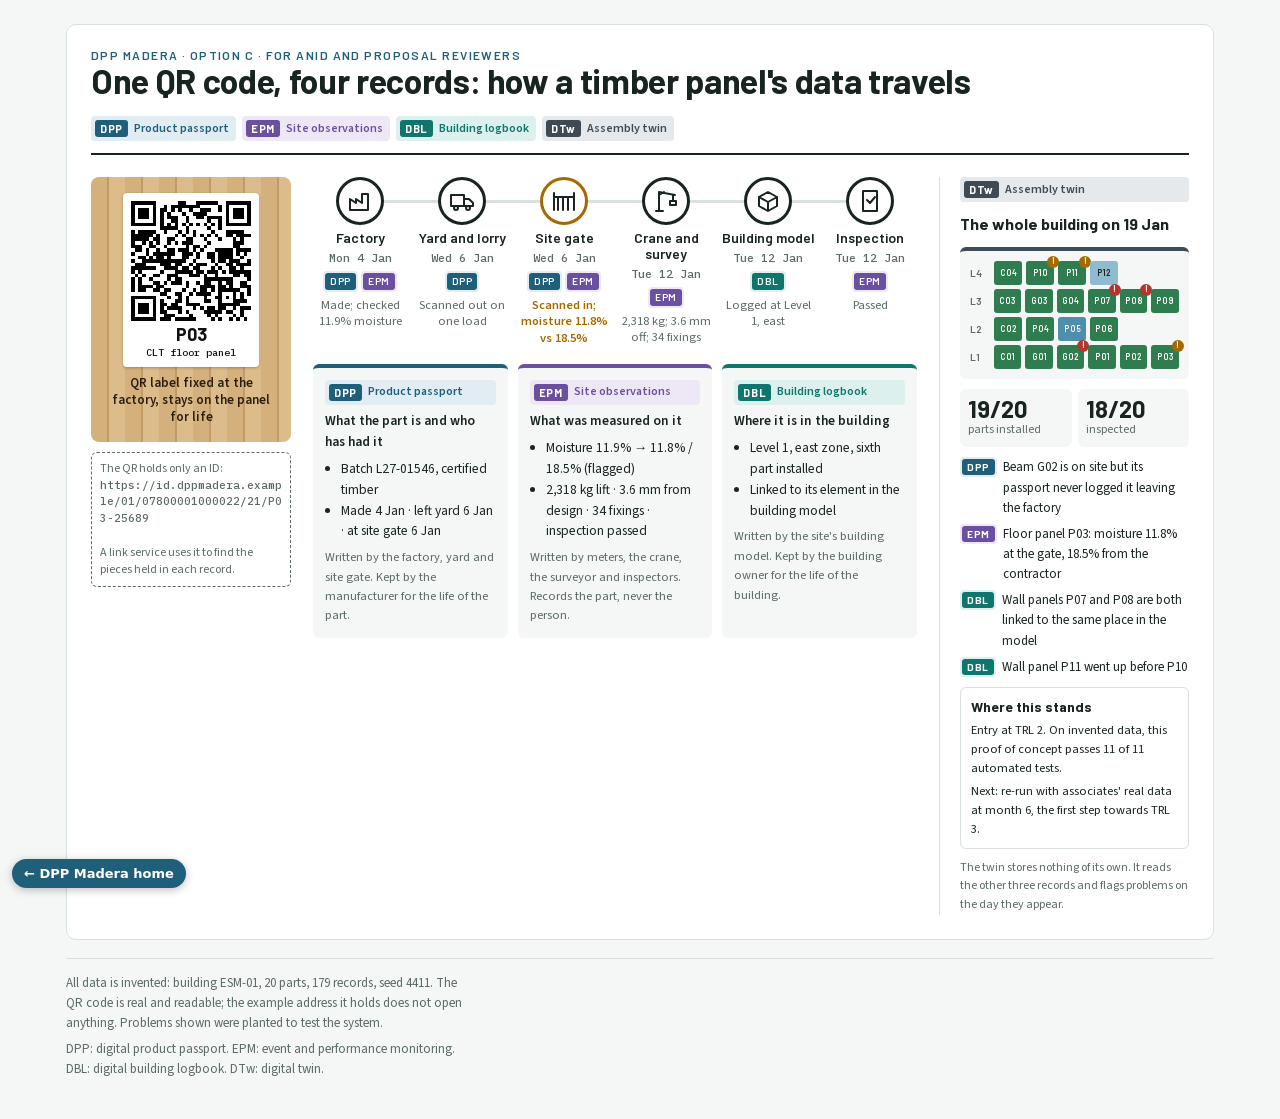
<file: site/mockups/C_poster.html>
<!doctype html>
<html lang="en-GB">
<head>
<meta charset="utf-8">
<meta name="viewport" content="width=device-width,initial-scale=1">
<title>Timber Passport Poster</title>

<style>
@font-face {
  font-family: 'Barlow';
  font-style: normal;
  font-weight: 500;
  font-display: swap;
  src: url([data-uri]) format('woff2');
  unicode-range: U+0000-00FF, U+0131, U+0152-0153, U+02BB-02BC, U+02C6, U+02DA, U+02DC, U+0304, U+0308, U+0329, U+2000-206F, U+20AC, U+2122, U+2191, U+2193, U+2212, U+2215, U+FEFF, U+FFFD;
}
@font-face {
  font-family: 'Barlow';
  font-style: normal;
  font-weight: 600;
  font-display: swap;
  src: url([data-uri]) format('woff2');
  unicode-range: U+0000-00FF, U+0131, U+0152-0153, U+02BB-02BC, U+02C6, U+02DA, U+02DC, U+0304, U+0308, U+0329, U+2000-206F, U+20AC, U+2122, U+2191, U+2193, U+2212, U+2215, U+FEFF, U+FFFD;
}
@font-face {
  font-family: 'Barlow';
  font-style: normal;
  font-weight: 700;
  font-display: swap;
  src: url([data-uri]) format('woff2');
  unicode-range: U+0000-00FF, U+0131, U+0152-0153, U+02BB-02BC, U+02C6, U+02DA, U+02DC, U+0304, U+0308, U+0329, U+2000-206F, U+20AC, U+2122, U+2191, U+2193, U+2212, U+2215, U+FEFF, U+FFFD;
}
@font-face {
  font-family: 'IBM Plex Mono';
  font-style: normal;
  font-weight: 400;
  font-display: swap;
  src: url([data-uri]) format('woff2');
  unicode-range: U+0000-00FF, U+0131, U+0152-0153, U+02BB-02BC, U+02C6, U+02DA, U+02DC, U+0304, U+0308, U+0329, U+2000-206F, U+20AC, U+2122, U+2191, U+2193, U+2212, U+2215, U+FEFF, U+FFFD;
}
@font-face {
  font-family: 'IBM Plex Mono';
  font-style: normal;
  font-weight: 500;
  font-display: swap;
  src: url([data-uri]) format('woff2');
  unicode-range: U+0000-00FF, U+0131, U+0152-0153, U+02BB-02BC, U+02C6, U+02DA, U+02DC, U+0304, U+0308, U+0329, U+2000-206F, U+20AC, U+2122, U+2191, U+2193, U+2212, U+2215, U+FEFF, U+FFFD;
}
@font-face {
  font-family: 'Source Sans 3';
  font-style: normal;
  font-weight: 400;
  font-display: swap;
  src: url([data-uri]) format('woff2');
  unicode-range: U+0000-00FF, U+0131, U+0152-0153, U+02BB-02BC, U+02C6, U+02DA, U+02DC, U+0304, U+0308, U+0329, U+2000-206F, U+20AC, U+2122, U+2191, U+2193, U+2212, U+2215, U+FEFF, U+FFFD;
}
@font-face {
  font-family: 'Source Sans 3';
  font-style: normal;
  font-weight: 600;
  font-display: swap;
  src: url([data-uri]) format('woff2');
  unicode-range: U+0000-00FF, U+0131, U+0152-0153, U+02BB-02BC, U+02C6, U+02DA, U+02DC, U+0304, U+0308, U+0329, U+2000-206F, U+20AC, U+2122, U+2191, U+2193, U+2212, U+2215, U+FEFF, U+FFFD;
}
*,*::before,*::after{box-sizing:border-box}
body{margin:0}
img{max-width:100%}
:root{
  --bg:#f5f7f6; --surface:#ffffff; --ink:#18241f; --muted:#5b6a64; --line:#d9e1dd;
  --accent:#1f5f7a; --accent-soft:#e3eef3;
  --dpp:#1f5f7a; --dpp-soft:#e1edf3; --epm:#6b4fa0; --epm-soft:#eee8f6; --dbl:#0f766e; --dbl-soft:#dcf0ed; --dtw:#3f4a55; --dtw-soft:#e6e9ec;
  --ok:#2f7d4f; --ok-soft:#e2f1e7; --warn:#a46a00; --warn-soft:#fbefd6; --bad:#b3362c; --bad-soft:#f8e1de;
  --s-planned:#e7ecea; --s-made:#d6e3ea; --s-move:#b9d3e0; --s-site:#8fbad0; --s-installed:#4f8fae; --s-inspected:#2f7d4f;
  --display:"Barlow","Arial Narrow",Arial,sans-serif; --body:"Source Sans 3","Segoe UI",Helvetica,Arial,sans-serif; --mono:"IBM Plex Mono",ui-monospace,Menlo,Consolas,monospace;
}
@media (prefers-color-scheme:dark){:root:not([data-theme="light"]){
  --bg:#111816; --surface:#18211e; --ink:#e4ece8; --muted:#9aaba4; --line:#2c3833;
  --accent:#7cb8d3; --accent-soft:#1c2f37;
  --dpp:#7cb8d3; --dpp-soft:#1c2f37; --epm:#b9a1e6; --epm-soft:#2a2238; --dbl:#5fcfc2; --dbl-soft:#16322f; --dtw:#b7c2cc; --dtw-soft:#262d33;
  --ok:#6cc08b; --ok-soft:#1b3125; --warn:#e2b04f; --warn-soft:#3a2d12; --bad:#ef8a7f; --bad-soft:#3d1f1c;
  --s-planned:#26302c; --s-made:#2a3b44; --s-move:#2f4e5e; --s-site:#3a6b83; --s-installed:#4f8fae; --s-inspected:#3f9a63; color-scheme:dark}}
:root[data-theme="dark"]{
  --bg:#111816; --surface:#18211e; --ink:#e4ece8; --muted:#9aaba4; --line:#2c3833;
  --accent:#7cb8d3; --accent-soft:#1c2f37;
  --dpp:#7cb8d3; --dpp-soft:#1c2f37; --epm:#b9a1e6; --epm-soft:#2a2238; --dbl:#5fcfc2; --dbl-soft:#16322f; --dtw:#b7c2cc; --dtw-soft:#262d33;
  --ok:#6cc08b; --ok-soft:#1b3125; --warn:#e2b04f; --warn-soft:#3a2d12; --bad:#ef8a7f; --bad-soft:#3d1f1c;
  --s-planned:#26302c; --s-made:#2a3b44; --s-move:#2f4e5e; --s-site:#3a6b83; --s-installed:#4f8fae; --s-inspected:#3f9a63; color-scheme:dark}
[hidden]{display:none!important}
body{background:var(--bg);color:var(--ink);font:16px/1.55 var(--body)}
h1,h2,h3{font-family:var(--display);line-height:1.15;text-wrap:balance;margin:0}
h1{font-size:clamp(28px,4.4vw,40px);font-weight:700;letter-spacing:-.01em}
h2{font-size:22px;font-weight:600} h3{font-size:17px;font-weight:600}
p{margin:0;max-width:68ch}
.eyebrow{font:600 12px/1 var(--display);letter-spacing:.12em;text-transform:uppercase;color:var(--accent)}
.lede{color:var(--muted);font-size:18px}
.note{font-size:14px;color:var(--muted)}
.mono{font-family:var(--mono);font-size:12.5px;word-break:break-all}
a:focus-visible,button:focus-visible,input:focus-visible{outline:2px solid var(--accent);outline-offset:2px;border-radius:2px}
.rec{display:inline-flex;align-items:center;gap:6px;font:600 12px/1 var(--body);padding:4px 7px 4px 4px;border-radius:4px;white-space:nowrap;vertical-align:middle}
.rec b{font:700 11px/1 var(--display);letter-spacing:.06em;color:var(--surface);padding:3px 5px;border-radius:3px}
.rec.solo{padding:2px} .rec.solo b{font-size:10px}
.rec-dpp{background:var(--dpp-soft);color:var(--dpp)} .rec-dpp b{background:var(--dpp)}
.rec-epm{background:var(--epm-soft);color:var(--epm)} .rec-epm b{background:var(--epm)}
.rec-dbl{background:var(--dbl-soft);color:var(--dbl)} .rec-dbl b{background:var(--dbl)}
.rec-dtw{background:var(--dtw-soft);color:var(--dtw)} .rec-dtw b{background:var(--dtw)}
.legend4{display:grid;grid-template-columns:repeat(4,minmax(0,1fr));gap:8px;background:var(--surface);border:1px solid var(--line);border-radius:8px;padding:10px}
.legend4 div{display:flex;flex-direction:column;gap:4px;font-size:13px;color:var(--muted);line-height:1.35;min-width:0}
.legend4 .rec{align-self:flex-start}
.badge{display:inline-flex;align-items:center;gap:6px;font:600 12px/1 var(--body);padding:5px 8px;border-radius:99px;white-space:nowrap}
.b-ok{background:var(--ok-soft);color:var(--ok)} .b-warn{background:var(--warn-soft);color:var(--warn)} .b-bad{background:var(--bad-soft);color:var(--bad)} .b-info{background:var(--accent-soft);color:var(--accent)}
.card{background:var(--surface);border:1px solid var(--line);border-radius:8px;padding:16px;display:flex;flex-direction:column;gap:10px;min-width:0}
.qr{background:#fff;padding:5px;border-radius:4px;border:1px solid var(--line);flex:none;display:inline-block;line-height:0}
.qr svg{display:block} .qr path{fill:#111}
.chip{width:48px;height:48px;border-radius:6px;background:repeating-linear-gradient(90deg,#c9a26b 0 6px,#b98f58 6px 7px,#d1ac77 7px 13px);display:grid;place-items:center;font:700 14px/1 var(--display);color:#2a1d0c;flex:none}
footer{border-top:1px solid var(--line);padding-top:14px;display:flex;flex-direction:column;gap:6px;font-size:13px;color:var(--muted)}
@media (max-width:820px){.legend4{grid-template-columns:repeat(2,minmax(0,1fr))}}
@media (prefers-reduced-motion:reduce){*{transition:none!important;animation:none!important}}

/* Layout: one landscape sheet. Panel with QR on the left, its journey as a station line across the top, the four records as columns underneath, the twin on the right. */
.wrap{max-width:1180px;margin:0 auto;padding-left:max(16px,env(safe-area-inset-left,0px));padding-right:max(16px,env(safe-area-inset-right,0px));padding-block:24px 40px;display:flex;flex-direction:column;gap:18px}
.sheet{background:var(--surface);border:1px solid var(--line);border-radius:10px;padding:24px;display:grid;grid-template-columns:200px minmax(0,1fr) 250px;gap:22px}
.sheet>*{min-width:0}
.head{grid-column:1/-1;display:flex;justify-content:space-between;gap:16px;align-items:end;flex-wrap:wrap;border-bottom:2px solid var(--ink);padding-bottom:12px}
.head h1{font-size:clamp(24px,3.2vw,34px)}
.panel{display:flex;flex-direction:column;gap:10px}
.board{border-radius:8px;background:repeating-linear-gradient(90deg,#d3b07c 0 16px,#c39a62 16px 18px,#dcbc8a 18px 34px);padding:16px;display:flex;flex-direction:column;align-items:center;gap:8px;color:#2a1d0c}
.board .lbl{background:#fff;border-radius:4px;padding:8px;display:flex;flex-direction:column;align-items:center;gap:4px;color:#111;box-shadow:0 1px 3px rgba(0,0,0,.25)}
.board .lbl strong{font:700 18px/1 var(--display)} .board .lbl small{font:500 10px/1.2 var(--mono);text-align:center}
.board p{font:600 13px/1.3 var(--body);text-align:center}
.idbox{font:500 12px/1.4 var(--body);color:var(--muted);border:1px dashed var(--muted);border-radius:6px;padding:8px}
.mid{display:flex;flex-direction:column;gap:18px}
.line{position:relative;display:grid;grid-template-columns:repeat(6,minmax(0,1fr));gap:8px}
.line::before{content:"";position:absolute;left:4%;right:4%;top:23px;height:3px;background:var(--line)}
.st{position:relative;display:flex;flex-direction:column;align-items:center;text-align:center;gap:5px}
.st .ico{width:48px;height:48px;border-radius:50%;background:var(--surface);border:3px solid var(--ink);display:grid;place-items:center}
.st .ico svg{width:26px;height:26px} .st .ico svg *{fill:none;stroke:var(--ink);stroke-width:2;stroke-linejoin:round;stroke-linecap:round}
.st.flag .ico{border-color:var(--warn)}
.st b{font:600 14px/1.15 var(--display)}
.st small{font:500 11.5px/1.25 var(--mono);color:var(--muted)}
.st .recs{display:flex;gap:3px;flex-wrap:wrap;justify-content:center}
.st .what{font-size:12.5px;line-height:1.3;color:var(--muted)}
.st.flag .what{color:var(--warn);font-weight:600}
.cols{display:grid;grid-template-columns:repeat(3,minmax(0,1fr));gap:10px}
.rc{border-top:4px solid var(--c);background:var(--bg);border-radius:6px;padding:12px;display:flex;flex-direction:column;gap:6px;font-size:13.5px}
.rc ul{margin:0;padding-left:16px} .rc .by{color:var(--muted);font-size:12.5px}
.rc.dpp{--c:var(--dpp)} .rc.epm{--c:var(--epm)} .rc.dbl{--c:var(--dbl)}
.twin{display:flex;flex-direction:column;gap:10px;border-left:1px solid var(--line);padding-left:20px}
.bld{display:flex;flex-direction:column;gap:4px;border-top:4px solid var(--dtw);background:var(--bg);border-radius:6px;padding:10px}
.bld .row{display:flex;gap:4px;align-items:center}
.bld .row span{font:600 10px/1 var(--display);color:var(--muted);width:20px}
.bld i{position:relative;width:28px;height:24px;border-radius:3px;background:var(--s-planned);display:grid;place-items:center;font:600 8.5px/1 var(--display);font-style:normal;color:#fff}
.bld i[data-s=received]{background:var(--s-site);color:var(--ink)} .bld i[data-s=installed]{background:var(--s-installed)} .bld i[data-s=inspected]{background:var(--s-inspected)}
.bld i.f::after{content:"!";position:absolute;top:-5px;right:-5px;width:12px;height:12px;border-radius:50%;background:var(--warn);font:700 9px/12px var(--body);text-align:center;color:#fff}
.bld i.fb::after{background:var(--bad)}
.nums{display:grid;grid-template-columns:1fr 1fr;gap:6px}
.nums div{background:var(--bg);border-radius:6px;padding:8px;display:flex;flex-direction:column}
.nums b{font:700 24px/1 var(--display)} .nums small{font-size:12px;color:var(--muted)}
.found{list-style:none;margin:0;padding:0;display:flex;flex-direction:column;gap:6px;font-size:13px}
.found li{display:grid;grid-template-columns:auto minmax(0,1fr);gap:6px;align-items:start}
@media (max-width:980px){.sheet{grid-template-columns:minmax(0,1fr)} .twin{border-left:0;padding-left:0} .panel{flex-direction:row;flex-wrap:wrap;align-items:flex-start} .board{flex:1 1 200px}}
@media (max-width:640px){.line{grid-template-columns:repeat(2,minmax(0,1fr));row-gap:16px} .line::before{display:none} .cols{grid-template-columns:minmax(0,1fr)}}
@page{size:A4 landscape;margin:10mm}
@media print{body{background:#fff} .wrap{padding:0;max-width:none} .sheet{border:0;padding:0}}
</style>
</head>
<body><a href="../index.html" class="dppm-home" style="position:fixed;left:12px;bottom:12px;z-index:9999;background:#1f5f7a;color:#fff;font:600 13px/1 system-ui,sans-serif;padding:8px 12px;border-radius:99px;text-decoration:none;box-shadow:0 2px 8px rgba(0,0,0,.25)">&larr; DPP Madera home</a><style>@media print{.dppm-home{display:none!important}}</style>

<div class="wrap">
<div class="sheet">
  <div class="head"><div><div class="eyebrow">DPP Madera · option C · for ANID and proposal reviewers</div><h1>One QR code, four records: how a timber panel's data travels</h1></div><div style="display:flex;gap:6px;flex-wrap:wrap"><span class="rec rec-dpp"><b>DPP</b>Product passport</span> <span class="rec rec-epm"><b>EPM</b>Site observations</span> <span class="rec rec-dbl"><b>DBL</b>Building logbook</span> <span class="rec rec-dtw"><b>DTw</b>Assembly twin</span></div></div>
  <div class="panel">
    <div class="board"><div class="lbl" id="bigqr"></div><p>QR label fixed at the factory, stays on the panel for life</p></div>
    <div class="idbox">The QR holds only an ID:<br><span id="iid" class="mono" style="font-size:11px"></span><br><br>A link service uses it to find the pieces held in each record.</div>
  </div>
  <div class="mid">
    <div class="line" id="line"></div>
    <div class="cols">
      <div class="rc dpp"><span class="rec rec-dpp"><b>DPP</b>Product passport</span><strong>What the part is and who has had it</strong><ul><li>Batch L27-01546, certified timber</li><li>Made 4 Jan · left yard 6 Jan · at site gate 6 Jan</li></ul><span class="by">Written by the factory, yard and site gate. Kept by the manufacturer for the life of the part.</span></div>
      <div class="rc epm"><span class="rec rec-epm"><b>EPM</b>Site observations</span><strong>What was measured on it</strong><ul><li>Moisture 11.9% → 11.8% / 18.5% (flagged)</li><li>2,318 kg lift · 3.6 mm from design · 34 fixings · inspection passed</li></ul><span class="by">Written by meters, the crane, the surveyor and inspectors. Records the part, never the person.</span></div>
      <div class="rc dbl"><span class="rec rec-dbl"><b>DBL</b>Building logbook</span><strong>Where it is in the building</strong><ul><li>Level 1, east zone, sixth part installed</li><li>Linked to its element in the building model</li></ul><span class="by">Written by the site's building model. Kept by the building owner for the life of the building.</span></div>
    </div>
  </div>
  <div class="twin">
    <span class="rec rec-dtw"><b>DTw</b>Assembly twin</span>
    <strong style="font-family:var(--display)">The whole building on 19 Jan</strong>
    <div class="bld" id="bld"></div>
    <div class="nums"><div><b>19/20</b><small>parts installed</small></div><div><b>18/20</b><small>inspected</small></div></div>
    <ul class="found" id="found"></ul>
    <div style="border:1px solid var(--line);border-radius:6px;padding:8px 10px;font-size:12.5px;display:flex;flex-direction:column;gap:3px"><strong style="font-family:var(--display);font-size:14px">Where this stands</strong><span>Entry at TRL 2. On invented data, this proof of concept passes 11 of 11 automated tests.</span><span>Next: re-run with associates' real data at month 6, the first step towards TRL 3.</span></div>
    <p class="note" style="font-size:12px">The twin stores nothing of its own. It reads the other three records and flags problems on the day they appear.</p>
  </div>
</div>
<footer>
  <p>All data is invented: building ESM-01, 20 parts, 179 records, seed 4411. The QR code is real and readable; the example address it holds does not open anything. Problems shown were planted to test the system.</p>
  <p>DPP: digital product passport. EPM: event and performance monitoring. DBL: digital building logbook. DTw: digital twin.</p>
</footer>
</div>
<script>
const DATA = {"parts":{"C01":{"kind":"connector_set","storey":1,"zone":"L1-S","seq":1,"m":{"made":"2027-01-04T09:00","checked":"2027-01-04T10:00","shipped":"2027-01-06T15:00","received":"2027-01-06T19:00","installed":"2027-01-12T09:25","inspected":"2027-01-12T11:00"},"iid":"https://id.dppmadera.example/01/07800001000053/21/C01-82057","qr":[33,"M0 0h7v1h-7zM8 0h1v1h-1zM13 0h2v1h-2zM18 0h6v1h-6zM26 0h7v1h-7zM0 1h1v1h-1zM6 1h1v1h-1zM8 1h2v1h-2zM13 1h1v1h-1zM16 1h2v1h-2zM20 1h1v1h-1zM22 1h2v1h-2zM26 1h1v1h-1zM32 1h1v1h-1zM0 2h1v1h-1zM2 2h3v1h-3zM6 2h1v1h-1zM10 2h3v1h-3zM15 2h1v1h-1zM18 2h1v1h-1zM20 2h1v1h-1zM26 2h1v1h-1zM28 2h3v1h-3zM32 2h1v1h-1zM0 3h1v1h-1zM2 3h3v1h-3zM6 3h1v1h-1zM8 3h1v1h-1zM10 3h1v1h-1zM14 3h1v1h-1zM17 3h4v1h-4zM26 3h1v1h-1zM28 3h3v1h-3zM32 3h1v1h-1zM0 4h1v1h-1zM2 4h3v1h-3zM6 4h1v1h-1zM9 4h1v1h-1zM12 4h1v1h-1zM14 4h1v1h-1zM17 4h1v1h-1zM19 4h2v1h-2zM22 4h1v1h-1zM26 4h1v1h-1zM28 4h3v1h-3zM32 4h1v1h-1zM0 5h1v1h-1zM6 5h1v1h-1zM9 5h2v1h-2zM13 5h1v1h-1zM16 5h1v1h-1zM18 5h2v1h-2zM22 5h1v1h-1zM26 5h1v1h-1zM32 5h1v1h-1zM0 6h7v1h-7zM8 6h1v1h-1zM10 6h1v1h-1zM12 6h1v1h-1zM14 6h1v1h-1zM16 6h1v1h-1zM18 6h1v1h-1zM20 6h1v1h-1zM22 6h1v1h-1zM24 6h1v1h-1zM26 6h7v1h-7zM8 7h1v1h-1zM10 7h2v1h-2zM14 7h1v1h-1zM17 7h2v1h-2zM20 7h1v1h-1zM23 7h1v1h-1zM0 8h1v1h-1zM2 8h2v1h-2zM5 8h3v1h-3zM10 8h1v1h-1zM12 8h1v1h-1zM16 8h4v1h-4zM21 8h1v1h-1zM24 8h1v1h-1zM26 8h1v1h-1zM29 8h1v1h-1zM31 8h2v1h-2zM1 9h3v1h-3zM5 9h1v1h-1zM7 9h1v1h-1zM12 9h1v1h-1zM14 9h1v1h-1zM17 9h1v1h-1zM19 9h1v1h-1zM21 9h1v1h-1zM23 9h1v1h-1zM26 9h2v1h-2zM29 9h4v1h-4zM0 10h1v1h-1zM4 10h5v1h-5zM12 10h1v1h-1zM14 10h1v1h-1zM16 10h3v1h-3zM21 10h1v1h-1zM23 10h1v1h-1zM26 10h4v1h-4zM32 10h1v1h-1zM0 11h1v1h-1zM9 11h2v1h-2zM13 11h2v1h-2zM18 11h2v1h-2zM24 11h2v1h-2zM27 11h1v1h-1zM29 11h1v1h-1zM31 11h1v1h-1zM1 12h2v1h-2zM4 12h3v1h-3zM9 12h1v1h-1zM15 12h1v1h-1zM17 12h2v1h-2zM20 12h1v1h-1zM28 12h2v1h-2zM0 13h1v1h-1zM3 13h2v1h-2zM9 13h1v1h-1zM13 13h1v1h-1zM18 13h4v1h-4zM25 13h1v1h-1zM31 13h1v1h-1zM1 14h2v1h-2zM6 14h2v1h-2zM11 14h4v1h-4zM19 14h2v1h-2zM26 14h1v1h-1zM28 14h3v1h-3zM2 15h1v1h-1zM5 15h1v1h-1zM8 15h1v1h-1zM10 15h3v1h-3zM14 15h1v1h-1zM16 15h1v1h-1zM18 15h2v1h-2zM21 15h2v1h-2zM24 15h4v1h-4zM30 15h1v1h-1zM2 16h1v1h-1zM4 16h1v1h-1zM6 16h2v1h-2zM10 16h1v1h-1zM13 16h1v1h-1zM18 16h1v1h-1zM20 16h4v1h-4zM25 16h2v1h-2zM28 16h1v1h-1zM30 16h1v1h-1zM2 17h1v1h-1zM7 17h2v1h-2zM15 17h1v1h-1zM17 17h1v1h-1zM20 17h7v1h-7zM28 17h2v1h-2zM32 17h1v1h-1zM0 18h7v1h-7zM9 18h5v1h-5zM15 18h1v1h-1zM18 18h1v1h-1zM22 18h1v1h-1zM24 18h1v1h-1zM27 18h2v1h-2zM30 18h1v1h-1zM3 19h1v1h-1zM5 19h1v1h-1zM9 19h1v1h-1zM11 19h1v1h-1zM16 19h2v1h-2zM19 19h2v1h-2zM22 19h1v1h-1zM24 19h3v1h-3zM28 19h1v1h-1zM31 19h1v1h-1zM1 20h1v1h-1zM3 20h2v1h-2zM6 20h1v1h-1zM9 20h1v1h-1zM11 20h1v1h-1zM13 20h3v1h-3zM17 20h1v1h-1zM19 20h1v1h-1zM21 20h5v1h-5zM27 20h1v1h-1zM29 20h2v1h-2zM32 20h1v1h-1zM0 21h2v1h-2zM3 21h1v1h-1zM5 21h1v1h-1zM8 21h1v1h-1zM13 21h1v1h-1zM20 21h8v1h-8zM32 21h1v1h-1zM2 22h1v1h-1zM5 22h3v1h-3zM11 22h4v1h-4zM16 22h2v1h-2zM23 22h1v1h-1zM29 22h1v1h-1zM31 22h2v1h-2zM1 23h1v1h-1zM5 23h1v1h-1zM7 23h1v1h-1zM9 23h5v1h-5zM18 23h1v1h-1zM20 23h1v1h-1zM28 23h1v1h-1zM32 23h1v1h-1zM0 24h1v1h-1zM2 24h2v1h-2zM6 24h2v1h-2zM9 24h2v1h-2zM14 24h2v1h-2zM17 24h1v1h-1zM19 24h2v1h-2zM22 24h1v1h-1zM24 24h6v1h-6zM32 24h1v1h-1zM8 25h2v1h-2zM11 25h1v1h-1zM14 25h4v1h-4zM19 25h1v1h-1zM23 25h2v1h-2zM28 25h2v1h-2zM0 26h7v1h-7zM8 26h3v1h-3zM12 26h1v1h-1zM16 26h2v1h-2zM19 26h6v1h-6zM26 26h1v1h-1zM28 26h1v1h-1zM31 26h1v1h-1zM0 27h1v1h-1zM6 27h1v1h-1zM8 27h1v1h-1zM12 27h1v1h-1zM14 27h2v1h-2zM18 27h1v1h-1zM20 27h2v1h-2zM24 27h1v1h-1zM28 27h4v1h-4zM0 28h1v1h-1zM2 28h3v1h-3zM6 28h1v1h-1zM10 28h1v1h-1zM12 28h1v1h-1zM16 28h1v1h-1zM20 28h2v1h-2zM23 28h6v1h-6zM30 28h1v1h-1zM32 28h1v1h-1zM0 29h1v1h-1zM2 29h3v1h-3zM6 29h1v1h-1zM8 29h2v1h-2zM14 29h5v1h-5zM27 29h1v1h-1zM32 29h1v1h-1zM0 30h1v1h-1zM2 30h3v1h-3zM6 30h1v1h-1zM8 30h2v1h-2zM11 30h1v1h-1zM13 30h1v1h-1zM15 30h1v1h-1zM20 30h5v1h-5zM26 30h2v1h-2zM30 30h1v1h-1zM0 31h1v1h-1zM6 31h1v1h-1zM10 31h3v1h-3zM14 31h1v1h-1zM17 31h2v1h-2zM20 31h1v1h-1zM24 31h1v1h-1zM26 31h4v1h-4zM32 31h1v1h-1zM0 32h7v1h-7zM8 32h1v1h-1zM11 32h1v1h-1zM14 32h1v1h-1zM17 32h3v1h-3zM21 32h1v1h-1zM25 32h1v1h-1zM28 32h3v1h-3z"],"guid":"2zxhTSUMX68uubYkEcjmbP","batch":"L27-01234","dbl":{"t":"2027-01-12T09:25","seq":1,"guid":"2zxhTSUMX68uubYkEcjmbP"}},"G01":{"kind":"glulam_column","storey":1,"zone":"L1-N","seq":2,"m":{"made":"2027-01-04T10:00","checked":"2027-01-04T11:00","shipped":"2027-01-06T15:00","received":"2027-01-06T19:00","installed":"2027-01-12T09:55","inspected":"2027-01-12T11:30"},"iid":"https://id.dppmadera.example/01/07800001000046/21/G01-65936","qr":[33,"M0 0h7v1h-7zM8 0h2v1h-2zM13 0h2v1h-2zM18 0h6v1h-6zM26 0h7v1h-7zM0 1h1v1h-1zM6 1h1v1h-1zM8 1h1v1h-1zM10 1h1v1h-1zM13 1h1v1h-1zM16 1h2v1h-2zM20 1h1v1h-1zM22 1h2v1h-2zM26 1h1v1h-1zM32 1h1v1h-1zM0 2h1v1h-1zM2 2h3v1h-3zM6 2h1v1h-1zM9 2h4v1h-4zM15 2h1v1h-1zM18 2h1v1h-1zM20 2h1v1h-1zM22 2h1v1h-1zM26 2h1v1h-1zM28 2h3v1h-3zM32 2h1v1h-1zM0 3h1v1h-1zM2 3h3v1h-3zM6 3h1v1h-1zM8 3h1v1h-1zM10 3h1v1h-1zM12 3h1v1h-1zM14 3h1v1h-1zM17 3h4v1h-4zM26 3h1v1h-1zM28 3h3v1h-3zM32 3h1v1h-1zM0 4h1v1h-1zM2 4h3v1h-3zM6 4h1v1h-1zM9 4h4v1h-4zM14 4h1v1h-1zM17 4h1v1h-1zM19 4h2v1h-2zM22 4h1v1h-1zM26 4h1v1h-1zM28 4h3v1h-3zM32 4h1v1h-1zM0 5h1v1h-1zM6 5h1v1h-1zM9 5h2v1h-2zM13 5h1v1h-1zM16 5h1v1h-1zM18 5h2v1h-2zM22 5h1v1h-1zM26 5h1v1h-1zM32 5h1v1h-1zM0 6h7v1h-7zM8 6h1v1h-1zM10 6h1v1h-1zM12 6h1v1h-1zM14 6h1v1h-1zM16 6h1v1h-1zM18 6h1v1h-1zM20 6h1v1h-1zM22 6h1v1h-1zM24 6h1v1h-1zM26 6h7v1h-7zM8 7h1v1h-1zM10 7h3v1h-3zM14 7h1v1h-1zM17 7h2v1h-2zM20 7h1v1h-1zM23 7h1v1h-1zM0 8h1v1h-1zM2 8h2v1h-2zM5 8h3v1h-3zM10 8h1v1h-1zM12 8h1v1h-1zM16 8h4v1h-4zM21 8h1v1h-1zM24 8h1v1h-1zM26 8h1v1h-1zM29 8h1v1h-1zM31 8h2v1h-2zM0 9h4v1h-4zM5 9h1v1h-1zM7 9h1v1h-1zM9 9h1v1h-1zM12 9h1v1h-1zM14 9h1v1h-1zM17 9h1v1h-1zM19 9h1v1h-1zM21 9h1v1h-1zM23 9h1v1h-1zM26 9h2v1h-2zM29 9h4v1h-4zM0 10h2v1h-2zM4 10h1v1h-1zM6 10h3v1h-3zM12 10h1v1h-1zM14 10h1v1h-1zM16 10h3v1h-3zM21 10h3v1h-3zM26 10h4v1h-4zM32 10h1v1h-1zM5 11h1v1h-1zM9 11h2v1h-2zM13 11h2v1h-2zM18 11h2v1h-2zM22 11h1v1h-1zM24 11h2v1h-2zM27 11h1v1h-1zM29 11h1v1h-1zM31 11h1v1h-1zM0 12h3v1h-3zM4 12h3v1h-3zM9 12h1v1h-1zM12 12h1v1h-1zM15 12h1v1h-1zM17 12h2v1h-2zM20 12h1v1h-1zM28 12h2v1h-2zM0 13h1v1h-1zM2 13h1v1h-1zM4 13h1v1h-1zM7 13h1v1h-1zM9 13h1v1h-1zM11 13h3v1h-3zM18 13h4v1h-4zM25 13h1v1h-1zM31 13h1v1h-1zM1 14h1v1h-1zM3 14h1v1h-1zM6 14h1v1h-1zM13 14h2v1h-2zM16 14h1v1h-1zM19 14h2v1h-2zM26 14h1v1h-1zM28 14h3v1h-3zM2 15h2v1h-2zM5 15h1v1h-1zM8 15h1v1h-1zM10 15h3v1h-3zM14 15h1v1h-1zM16 15h1v1h-1zM18 15h5v1h-5zM24 15h4v1h-4zM30 15h1v1h-1zM4 16h1v1h-1zM6 16h2v1h-2zM10 16h1v1h-1zM13 16h1v1h-1zM18 16h1v1h-1zM20 16h4v1h-4zM25 16h2v1h-2zM28 16h1v1h-1zM30 16h1v1h-1zM0 17h1v1h-1zM2 17h1v1h-1zM4 17h1v1h-1zM7 17h2v1h-2zM13 17h1v1h-1zM15 17h1v1h-1zM20 17h7v1h-7zM28 17h2v1h-2zM32 17h1v1h-1zM0 18h4v1h-4zM5 18h2v1h-2zM10 18h3v1h-3zM15 18h1v1h-1zM17 18h1v1h-1zM22 18h1v1h-1zM24 18h1v1h-1zM27 18h2v1h-2zM30 18h1v1h-1zM0 19h1v1h-1zM3 19h2v1h-2zM10 19h2v1h-2zM13 19h2v1h-2zM16 19h2v1h-2zM19 19h2v1h-2zM22 19h1v1h-1zM24 19h3v1h-3zM28 19h1v1h-1zM31 19h1v1h-1zM3 20h1v1h-1zM6 20h1v1h-1zM8 20h4v1h-4zM14 20h2v1h-2zM17 20h1v1h-1zM19 20h1v1h-1zM21 20h5v1h-5zM27 20h1v1h-1zM29 20h2v1h-2zM32 20h1v1h-1zM0 21h1v1h-1zM5 21h1v1h-1zM8 21h1v1h-1zM10 21h1v1h-1zM13 21h2v1h-2zM20 21h8v1h-8zM32 21h1v1h-1zM3 22h1v1h-1zM5 22h4v1h-4zM12 22h3v1h-3zM16 22h2v1h-2zM23 22h1v1h-1zM29 22h1v1h-1zM31 22h2v1h-2zM1 23h1v1h-1zM3 23h1v1h-1zM5 23h1v1h-1zM9 23h5v1h-5zM15 23h2v1h-2zM18 23h1v1h-1zM20 23h1v1h-1zM28 23h1v1h-1zM32 23h1v1h-1zM0 24h1v1h-1zM2 24h2v1h-2zM6 24h1v1h-1zM9 24h3v1h-3zM14 24h2v1h-2zM17 24h1v1h-1zM19 24h2v1h-2zM22 24h1v1h-1zM24 24h6v1h-6zM32 24h1v1h-1zM8 25h1v1h-1zM11 25h1v1h-1zM14 25h4v1h-4zM19 25h1v1h-1zM23 25h2v1h-2zM28 25h2v1h-2zM0 26h7v1h-7zM8 26h1v1h-1zM12 26h3v1h-3zM16 26h1v1h-1zM18 26h7v1h-7zM26 26h1v1h-1zM28 26h1v1h-1zM31 26h1v1h-1zM0 27h1v1h-1zM6 27h1v1h-1zM8 27h3v1h-3zM12 27h1v1h-1zM15 27h1v1h-1zM20 27h2v1h-2zM24 27h1v1h-1zM28 27h4v1h-4zM0 28h1v1h-1zM2 28h3v1h-3zM6 28h1v1h-1zM10 28h1v1h-1zM14 28h1v1h-1zM16 28h1v1h-1zM20 28h2v1h-2zM23 28h6v1h-6zM30 28h1v1h-1zM32 28h1v1h-1zM0 29h1v1h-1zM2 29h3v1h-3zM6 29h1v1h-1zM8 29h4v1h-4zM15 29h4v1h-4zM27 29h1v1h-1zM32 29h1v1h-1zM0 30h1v1h-1zM2 30h3v1h-3zM6 30h1v1h-1zM8 30h2v1h-2zM11 30h3v1h-3zM15 30h2v1h-2zM20 30h5v1h-5zM26 30h2v1h-2zM30 30h1v1h-1zM0 31h1v1h-1zM6 31h1v1h-1zM10 31h2v1h-2zM14 31h1v1h-1zM17 31h2v1h-2zM20 31h1v1h-1zM24 31h1v1h-1zM26 31h4v1h-4zM32 31h1v1h-1zM0 32h7v1h-7zM8 32h1v1h-1zM11 32h1v1h-1zM14 32h2v1h-2zM17 32h3v1h-3zM21 32h1v1h-1zM25 32h1v1h-1zM28 32h3v1h-3z"],"guid":"1ZWQ$us$H3KPep5FqkWHDM","batch":"L27-01998","dbl":{"t":"2027-01-12T09:55","seq":2,"guid":"1ZWQ$us$H3KPep5FqkWHDM"}},"G02":{"kind":"glulam_beam","storey":1,"zone":"L1-N","seq":3,"m":{"made":"2027-01-04T11:00","checked":"2027-01-04T12:00","received":"2027-01-06T19:00","installed":"2027-01-12T10:25","inspected":"2027-01-12T12:00"},"iid":"https://id.dppmadera.example/01/07800001000039/21/G02-64648","qr":[33,"M0 0h7v1h-7zM8 0h1v1h-1zM13 0h2v1h-2zM18 0h6v1h-6zM26 0h7v1h-7zM0 1h1v1h-1zM6 1h1v1h-1zM8 1h3v1h-3zM13 1h1v1h-1zM16 1h1v1h-1zM20 1h2v1h-2zM23 1h1v1h-1zM26 1h1v1h-1zM32 1h1v1h-1zM0 2h1v1h-1zM2 2h3v1h-3zM6 2h1v1h-1zM10 2h3v1h-3zM15 2h1v1h-1zM20 2h1v1h-1zM26 2h1v1h-1zM28 2h3v1h-3zM32 2h1v1h-1zM0 3h1v1h-1zM2 3h3v1h-3zM6 3h1v1h-1zM8 3h3v1h-3zM12 3h1v1h-1zM14 3h1v1h-1zM17 3h4v1h-4zM26 3h1v1h-1zM28 3h3v1h-3zM32 3h1v1h-1zM0 4h1v1h-1zM2 4h3v1h-3zM6 4h1v1h-1zM9 4h1v1h-1zM11 4h1v1h-1zM14 4h1v1h-1zM17 4h1v1h-1zM19 4h2v1h-2zM22 4h1v1h-1zM26 4h1v1h-1zM28 4h3v1h-3zM32 4h1v1h-1zM0 5h1v1h-1zM6 5h1v1h-1zM9 5h2v1h-2zM13 5h1v1h-1zM16 5h1v1h-1zM18 5h2v1h-2zM22 5h1v1h-1zM26 5h1v1h-1zM32 5h1v1h-1zM0 6h7v1h-7zM8 6h1v1h-1zM10 6h1v1h-1zM12 6h1v1h-1zM14 6h1v1h-1zM16 6h1v1h-1zM18 6h1v1h-1zM20 6h1v1h-1zM22 6h1v1h-1zM24 6h1v1h-1zM26 6h7v1h-7zM8 7h1v1h-1zM10 7h1v1h-1zM14 7h1v1h-1zM17 7h2v1h-2zM20 7h1v1h-1zM23 7h1v1h-1zM0 8h1v1h-1zM2 8h2v1h-2zM5 8h3v1h-3zM10 8h1v1h-1zM12 8h1v1h-1zM16 8h4v1h-4zM21 8h1v1h-1zM24 8h1v1h-1zM26 8h1v1h-1zM29 8h1v1h-1zM31 8h2v1h-2zM0 9h6v1h-6zM7 9h1v1h-1zM12 9h1v1h-1zM14 9h1v1h-1zM17 9h1v1h-1zM19 9h1v1h-1zM23 9h1v1h-1zM26 9h2v1h-2zM29 9h4v1h-4zM1 10h1v1h-1zM4 10h5v1h-5zM10 10h1v1h-1zM12 10h1v1h-1zM14 10h1v1h-1zM16 10h3v1h-3zM23 10h1v1h-1zM26 10h4v1h-4zM32 10h1v1h-1zM0 11h2v1h-2zM4 11h1v1h-1zM9 11h2v1h-2zM13 11h2v1h-2zM18 11h2v1h-2zM24 11h2v1h-2zM27 11h1v1h-1zM29 11h1v1h-1zM31 11h1v1h-1zM2 12h1v1h-1zM6 12h1v1h-1zM8 12h3v1h-3zM15 12h1v1h-1zM17 12h2v1h-2zM20 12h1v1h-1zM28 12h2v1h-2zM0 13h1v1h-1zM2 13h4v1h-4zM7 13h1v1h-1zM9 13h2v1h-2zM12 13h2v1h-2zM18 13h4v1h-4zM25 13h1v1h-1zM31 13h1v1h-1zM1 14h1v1h-1zM6 14h1v1h-1zM12 14h3v1h-3zM16 14h1v1h-1zM19 14h2v1h-2zM26 14h1v1h-1zM28 14h3v1h-3zM5 15h1v1h-1zM8 15h1v1h-1zM10 15h3v1h-3zM14 15h2v1h-2zM18 15h5v1h-5zM24 15h4v1h-4zM30 15h1v1h-1zM2 16h1v1h-1zM4 16h1v1h-1zM6 16h1v1h-1zM10 16h2v1h-2zM13 16h1v1h-1zM15 16h1v1h-1zM18 16h1v1h-1zM20 16h4v1h-4zM25 16h2v1h-2zM28 16h1v1h-1zM30 16h1v1h-1zM0 17h1v1h-1zM2 17h1v1h-1zM7 17h3v1h-3zM13 17h1v1h-1zM15 17h1v1h-1zM20 17h7v1h-7zM28 17h2v1h-2zM32 17h1v1h-1zM0 18h1v1h-1zM2 18h3v1h-3zM6 18h1v1h-1zM9 18h1v1h-1zM11 18h2v1h-2zM14 18h2v1h-2zM17 18h1v1h-1zM22 18h1v1h-1zM24 18h1v1h-1zM27 18h2v1h-2zM30 18h1v1h-1zM0 19h1v1h-1zM3 19h1v1h-1zM5 19h1v1h-1zM11 19h1v1h-1zM13 19h2v1h-2zM16 19h2v1h-2zM19 19h2v1h-2zM22 19h1v1h-1zM24 19h3v1h-3zM28 19h1v1h-1zM31 19h1v1h-1zM1 20h1v1h-1zM3 20h2v1h-2zM6 20h1v1h-1zM9 20h1v1h-1zM11 20h3v1h-3zM15 20h1v1h-1zM17 20h1v1h-1zM19 20h1v1h-1zM21 20h5v1h-5zM27 20h1v1h-1zM29 20h2v1h-2zM32 20h1v1h-1zM0 21h1v1h-1zM2 21h2v1h-2zM8 21h1v1h-1zM10 21h5v1h-5zM20 21h8v1h-8zM32 21h1v1h-1zM2 22h2v1h-2zM5 22h2v1h-2zM11 22h1v1h-1zM13 22h2v1h-2zM17 22h1v1h-1zM23 22h1v1h-1zM29 22h1v1h-1zM31 22h2v1h-2zM1 23h3v1h-3zM5 23h1v1h-1zM7 23h1v1h-1zM9 23h2v1h-2zM13 23h1v1h-1zM18 23h1v1h-1zM20 23h1v1h-1zM28 23h1v1h-1zM32 23h1v1h-1zM0 24h1v1h-1zM3 24h1v1h-1zM6 24h2v1h-2zM9 24h2v1h-2zM14 24h2v1h-2zM17 24h1v1h-1zM19 24h2v1h-2zM22 24h1v1h-1zM24 24h6v1h-6zM32 24h1v1h-1zM8 25h2v1h-2zM11 25h1v1h-1zM13 25h5v1h-5zM19 25h1v1h-1zM23 25h2v1h-2zM28 25h2v1h-2zM0 26h7v1h-7zM8 26h2v1h-2zM12 26h1v1h-1zM14 26h1v1h-1zM16 26h1v1h-1zM18 26h7v1h-7zM26 26h1v1h-1zM28 26h1v1h-1zM31 26h1v1h-1zM0 27h1v1h-1zM6 27h1v1h-1zM8 27h1v1h-1zM12 27h1v1h-1zM15 27h1v1h-1zM18 27h1v1h-1zM20 27h2v1h-2zM24 27h1v1h-1zM28 27h4v1h-4zM0 28h1v1h-1zM2 28h3v1h-3zM6 28h1v1h-1zM9 28h2v1h-2zM13 28h2v1h-2zM16 28h1v1h-1zM20 28h2v1h-2zM23 28h6v1h-6zM30 28h1v1h-1zM32 28h1v1h-1zM0 29h1v1h-1zM2 29h3v1h-3zM6 29h1v1h-1zM8 29h4v1h-4zM15 29h4v1h-4zM27 29h1v1h-1zM32 29h1v1h-1zM0 30h1v1h-1zM2 30h3v1h-3zM6 30h1v1h-1zM8 30h2v1h-2zM11 30h1v1h-1zM13 30h1v1h-1zM15 30h1v1h-1zM20 30h5v1h-5zM26 30h2v1h-2zM30 30h1v1h-1zM0 31h1v1h-1zM6 31h1v1h-1zM10 31h1v1h-1zM14 31h5v1h-5zM20 31h1v1h-1zM24 31h1v1h-1zM26 31h4v1h-4zM32 31h1v1h-1zM0 32h7v1h-7zM8 32h1v1h-1zM11 32h1v1h-1zM14 32h1v1h-1zM17 32h3v1h-3zM21 32h1v1h-1zM25 32h1v1h-1zM28 32h3v1h-3z"],"guid":"3FEVncyajEoeVSJflClBnR","batch":"L27-01560","dbl":{"t":"2027-01-12T10:25","seq":3,"guid":"3FEVncyajEoeVSJflClBnR"}},"P01":{"kind":"clt_wall_panel","storey":1,"zone":"L1-S","seq":4,"m":{"made":"2027-01-04T12:00","checked":"2027-01-04T13:00","shipped":"2027-01-06T15:00","received":"2027-01-06T19:00","installed":"2027-01-12T10:55","inspected":"2027-01-12T12:30"},"iid":"https://id.dppmadera.example/01/07800001000015/21/P01-53514","qr":[33,"M0 0h7v1h-7zM13 0h2v1h-2zM18 0h6v1h-6zM26 0h7v1h-7zM0 1h1v1h-1zM6 1h1v1h-1zM9 1h8v1h-8zM18 1h1v1h-1zM21 1h1v1h-1zM24 1h1v1h-1zM26 1h1v1h-1zM32 1h1v1h-1zM0 2h1v1h-1zM2 2h3v1h-3zM6 2h1v1h-1zM8 2h1v1h-1zM10 2h2v1h-2zM13 2h1v1h-1zM16 2h1v1h-1zM19 2h4v1h-4zM24 2h1v1h-1zM26 2h1v1h-1zM28 2h3v1h-3zM32 2h1v1h-1zM0 3h1v1h-1zM2 3h3v1h-3zM6 3h1v1h-1zM8 3h1v1h-1zM10 3h1v1h-1zM14 3h1v1h-1zM17 3h4v1h-4zM26 3h1v1h-1zM28 3h3v1h-3zM32 3h1v1h-1zM0 4h1v1h-1zM2 4h3v1h-3zM6 4h1v1h-1zM8 4h1v1h-1zM12 4h1v1h-1zM15 4h1v1h-1zM18 4h2v1h-2zM21 4h4v1h-4zM26 4h1v1h-1zM28 4h3v1h-3zM32 4h1v1h-1zM0 5h1v1h-1zM6 5h1v1h-1zM8 5h1v1h-1zM15 5h1v1h-1zM21 5h1v1h-1zM24 5h1v1h-1zM26 5h1v1h-1zM32 5h1v1h-1zM0 6h7v1h-7zM8 6h1v1h-1zM10 6h1v1h-1zM12 6h1v1h-1zM14 6h1v1h-1zM16 6h1v1h-1zM18 6h1v1h-1zM20 6h1v1h-1zM22 6h1v1h-1zM24 6h1v1h-1zM26 6h7v1h-7zM8 7h4v1h-4zM15 7h1v1h-1zM21 7h1v1h-1zM24 7h1v1h-1zM0 8h1v1h-1zM2 8h5v1h-5zM9 8h1v1h-1zM11 8h1v1h-1zM13 8h1v1h-1zM15 8h1v1h-1zM17 8h1v1h-1zM22 8h1v1h-1zM26 8h5v1h-5zM0 9h6v1h-6zM7 9h1v1h-1zM12 9h1v1h-1zM14 9h1v1h-1zM17 9h1v1h-1zM19 9h1v1h-1zM21 9h1v1h-1zM23 9h1v1h-1zM26 9h2v1h-2zM29 9h4v1h-4zM2 10h2v1h-2zM6 10h2v1h-2zM9 10h3v1h-3zM15 10h2v1h-2zM20 10h3v1h-3zM24 10h1v1h-1zM28 10h1v1h-1zM30 10h1v1h-1zM3 11h3v1h-3zM7 11h1v1h-1zM12 11h1v1h-1zM14 11h3v1h-3zM21 11h2v1h-2zM28 11h3v1h-3zM0 12h3v1h-3zM4 12h1v1h-1zM6 12h1v1h-1zM8 12h3v1h-3zM12 12h1v1h-1zM15 12h1v1h-1zM17 12h2v1h-2zM20 12h1v1h-1zM28 12h2v1h-2zM1 13h1v1h-1zM3 13h3v1h-3zM8 13h1v1h-1zM12 13h4v1h-4zM17 13h1v1h-1zM19 13h1v1h-1zM23 13h5v1h-5zM29 13h4v1h-4zM0 14h1v1h-1zM3 14h2v1h-2zM6 14h5v1h-5zM14 14h2v1h-2zM18 14h1v1h-1zM21 14h2v1h-2zM24 14h4v1h-4zM29 14h1v1h-1zM31 14h1v1h-1zM2 15h2v1h-2zM5 15h1v1h-1zM8 15h1v1h-1zM10 15h3v1h-3zM14 15h3v1h-3zM18 15h1v1h-1zM21 15h2v1h-2zM24 15h4v1h-4zM30 15h1v1h-1zM0 16h1v1h-1zM3 16h4v1h-4zM8 16h8v1h-8zM17 16h1v1h-1zM22 16h1v1h-1zM24 16h2v1h-2zM27 16h3v1h-3zM32 16h1v1h-1zM1 17h3v1h-3zM8 17h1v1h-1zM10 17h1v1h-1zM12 17h1v1h-1zM16 17h1v1h-1zM18 17h3v1h-3zM23 17h1v1h-1zM26 17h2v1h-2zM29 17h4v1h-4zM0 18h1v1h-1zM2 18h2v1h-2zM6 18h1v1h-1zM11 18h5v1h-5zM22 18h1v1h-1zM24 18h1v1h-1zM27 18h2v1h-2zM30 18h1v1h-1zM2 19h1v1h-1zM4 19h1v1h-1zM8 19h1v1h-1zM10 19h1v1h-1zM12 19h2v1h-2zM15 19h2v1h-2zM19 19h1v1h-1zM21 19h3v1h-3zM25 19h1v1h-1zM27 19h6v1h-6zM1 20h1v1h-1zM3 20h5v1h-5zM11 20h1v1h-1zM13 20h1v1h-1zM16 20h3v1h-3zM20 20h1v1h-1zM23 20h1v1h-1zM28 20h2v1h-2zM31 20h2v1h-2zM0 21h1v1h-1zM3 21h1v1h-1zM8 21h1v1h-1zM10 21h1v1h-1zM13 21h1v1h-1zM20 21h8v1h-8zM32 21h1v1h-1zM0 22h1v1h-1zM3 22h1v1h-1zM6 22h1v1h-1zM8 22h2v1h-2zM11 22h1v1h-1zM13 22h1v1h-1zM15 22h2v1h-2zM18 22h1v1h-1zM20 22h2v1h-2zM24 22h1v1h-1zM26 22h2v1h-2zM30 22h2v1h-2zM0 23h1v1h-1zM2 23h1v1h-1zM4 23h2v1h-2zM11 23h2v1h-2zM15 23h1v1h-1zM19 23h4v1h-4zM24 23h2v1h-2zM27 23h1v1h-1zM30 23h3v1h-3zM0 24h1v1h-1zM2 24h2v1h-2zM6 24h1v1h-1zM9 24h3v1h-3zM14 24h2v1h-2zM17 24h1v1h-1zM19 24h2v1h-2zM22 24h1v1h-1zM24 24h6v1h-6zM32 24h1v1h-1zM8 25h1v1h-1zM12 25h1v1h-1zM16 25h1v1h-1zM18 25h4v1h-4zM24 25h1v1h-1zM28 25h1v1h-1zM30 25h1v1h-1zM32 25h1v1h-1zM0 26h7v1h-7zM9 26h1v1h-1zM13 26h3v1h-3zM17 26h2v1h-2zM20 26h1v1h-1zM23 26h2v1h-2zM26 26h1v1h-1zM28 26h1v1h-1zM30 26h1v1h-1zM0 27h1v1h-1zM6 27h1v1h-1zM8 27h2v1h-2zM12 27h1v1h-1zM15 27h1v1h-1zM20 27h2v1h-2zM24 27h1v1h-1zM28 27h4v1h-4zM0 28h1v1h-1zM2 28h3v1h-3zM6 28h1v1h-1zM8 28h6v1h-6zM15 28h4v1h-4zM24 28h6v1h-6zM0 29h1v1h-1zM2 29h3v1h-3zM6 29h1v1h-1zM8 29h1v1h-1zM10 29h1v1h-1zM13 29h2v1h-2zM17 29h1v1h-1zM19 29h1v1h-1zM21 29h2v1h-2zM24 29h2v1h-2zM28 29h1v1h-1zM30 29h3v1h-3zM0 30h1v1h-1zM2 30h3v1h-3zM6 30h1v1h-1zM8 30h2v1h-2zM11 30h3v1h-3zM15 30h2v1h-2zM20 30h5v1h-5zM26 30h2v1h-2zM30 30h1v1h-1zM0 31h1v1h-1zM6 31h1v1h-1zM9 31h2v1h-2zM15 31h2v1h-2zM21 31h1v1h-1zM23 31h1v1h-1zM28 31h1v1h-1zM30 31h1v1h-1zM0 32h7v1h-7zM8 32h3v1h-3zM12 32h6v1h-6zM22 32h1v1h-1zM24 32h1v1h-1zM27 32h1v1h-1zM29 32h1v1h-1zM31 32h1v1h-1z"],"guid":"124kxCEPr1KBx0zv9dm$8H","batch":"L27-01276","dbl":{"t":"2027-01-12T10:55","seq":4,"guid":"124kxCEPr1KBx0zv9dm$8H"}},"P02":{"kind":"clt_wall_panel","storey":1,"zone":"L1-S","seq":5,"m":{"made":"2027-01-04T13:00","checked":"2027-01-04T14:00","shipped":"2027-01-06T15:00","received":"2027-01-06T19:00","installed":"2027-01-12T11:25","inspected":"2027-01-12T13:00"},"iid":"https://id.dppmadera.example/01/07800001000015/21/P02-56368","qr":[33,"M0 0h7v1h-7zM8 0h2v1h-2zM13 0h2v1h-2zM18 0h6v1h-6zM26 0h7v1h-7zM0 1h1v1h-1zM6 1h1v1h-1zM8 1h1v1h-1zM13 1h1v1h-1zM16 1h1v1h-1zM20 1h1v1h-1zM23 1h1v1h-1zM26 1h1v1h-1zM32 1h1v1h-1zM0 2h1v1h-1zM2 2h3v1h-3zM6 2h1v1h-1zM9 2h4v1h-4zM15 2h1v1h-1zM20 2h1v1h-1zM26 2h1v1h-1zM28 2h3v1h-3zM32 2h1v1h-1zM0 3h1v1h-1zM2 3h3v1h-3zM6 3h1v1h-1zM8 3h1v1h-1zM14 3h1v1h-1zM17 3h4v1h-4zM26 3h1v1h-1zM28 3h3v1h-3zM32 3h1v1h-1zM0 4h1v1h-1zM2 4h3v1h-3zM6 4h1v1h-1zM9 4h1v1h-1zM12 4h1v1h-1zM14 4h1v1h-1zM17 4h1v1h-1zM19 4h2v1h-2zM22 4h1v1h-1zM26 4h1v1h-1zM28 4h3v1h-3zM32 4h1v1h-1zM0 5h1v1h-1zM6 5h1v1h-1zM9 5h3v1h-3zM13 5h1v1h-1zM16 5h1v1h-1zM18 5h2v1h-2zM22 5h1v1h-1zM26 5h1v1h-1zM32 5h1v1h-1zM0 6h7v1h-7zM8 6h1v1h-1zM10 6h1v1h-1zM12 6h1v1h-1zM14 6h1v1h-1zM16 6h1v1h-1zM18 6h1v1h-1zM20 6h1v1h-1zM22 6h1v1h-1zM24 6h1v1h-1zM26 6h7v1h-7zM8 7h1v1h-1zM10 7h2v1h-2zM14 7h1v1h-1zM17 7h2v1h-2zM20 7h1v1h-1zM23 7h1v1h-1zM0 8h1v1h-1zM2 8h2v1h-2zM5 8h3v1h-3zM10 8h1v1h-1zM12 8h1v1h-1zM16 8h4v1h-4zM21 8h1v1h-1zM24 8h1v1h-1zM26 8h1v1h-1zM29 8h1v1h-1zM31 8h2v1h-2zM1 9h3v1h-3zM5 9h1v1h-1zM7 9h1v1h-1zM9 9h1v1h-1zM12 9h1v1h-1zM14 9h1v1h-1zM17 9h1v1h-1zM19 9h1v1h-1zM21 9h1v1h-1zM23 9h1v1h-1zM26 9h2v1h-2zM29 9h4v1h-4zM0 10h1v1h-1zM4 10h5v1h-5zM12 10h1v1h-1zM14 10h1v1h-1zM16 10h3v1h-3zM22 10h2v1h-2zM26 10h4v1h-4zM32 10h1v1h-1zM0 11h2v1h-2zM4 11h1v1h-1zM10 11h1v1h-1zM13 11h2v1h-2zM18 11h2v1h-2zM24 11h2v1h-2zM27 11h1v1h-1zM29 11h1v1h-1zM31 11h1v1h-1zM0 12h1v1h-1zM2 12h1v1h-1zM5 12h2v1h-2zM12 12h1v1h-1zM15 12h1v1h-1zM17 12h2v1h-2zM20 12h1v1h-1zM28 12h2v1h-2zM0 13h3v1h-3zM4 13h1v1h-1zM7 13h1v1h-1zM9 13h1v1h-1zM12 13h2v1h-2zM18 13h4v1h-4zM25 13h1v1h-1zM31 13h1v1h-1zM1 14h1v1h-1zM3 14h1v1h-1zM6 14h1v1h-1zM8 14h1v1h-1zM11 14h1v1h-1zM13 14h2v1h-2zM16 14h1v1h-1zM19 14h1v1h-1zM26 14h1v1h-1zM28 14h3v1h-3zM2 15h2v1h-2zM5 15h1v1h-1zM8 15h1v1h-1zM10 15h1v1h-1zM12 15h1v1h-1zM14 15h2v1h-2zM18 15h1v1h-1zM21 15h2v1h-2zM24 15h4v1h-4zM30 15h1v1h-1zM2 16h1v1h-1zM4 16h1v1h-1zM6 16h1v1h-1zM10 16h1v1h-1zM13 16h1v1h-1zM15 16h1v1h-1zM18 16h1v1h-1zM20 16h4v1h-4zM25 16h2v1h-2zM28 16h1v1h-1zM30 16h1v1h-1zM0 17h1v1h-1zM2 17h1v1h-1zM7 17h3v1h-3zM13 17h1v1h-1zM15 17h1v1h-1zM20 17h7v1h-7zM28 17h2v1h-2zM32 17h1v1h-1zM2 18h2v1h-2zM5 18h2v1h-2zM9 18h1v1h-1zM11 18h3v1h-3zM15 18h1v1h-1zM22 18h1v1h-1zM24 18h1v1h-1zM27 18h2v1h-2zM30 18h1v1h-1zM0 19h2v1h-2zM3 19h1v1h-1zM5 19h1v1h-1zM10 19h2v1h-2zM14 19h1v1h-1zM16 19h5v1h-5zM22 19h1v1h-1zM24 19h3v1h-3zM28 19h1v1h-1zM31 19h1v1h-1zM1 20h1v1h-1zM3 20h4v1h-4zM10 20h4v1h-4zM15 20h1v1h-1zM17 20h1v1h-1zM19 20h7v1h-7zM27 20h1v1h-1zM29 20h2v1h-2zM32 20h1v1h-1zM0 21h1v1h-1zM2 21h1v1h-1zM5 21h1v1h-1zM7 21h1v1h-1zM10 21h1v1h-1zM13 21h1v1h-1zM20 21h8v1h-8zM32 21h1v1h-1zM3 22h1v1h-1zM5 22h4v1h-4zM13 22h2v1h-2zM17 22h1v1h-1zM23 22h1v1h-1zM29 22h1v1h-1zM31 22h2v1h-2zM1 23h2v1h-2zM5 23h1v1h-1zM7 23h1v1h-1zM9 23h5v1h-5zM15 23h1v1h-1zM18 23h1v1h-1zM20 23h1v1h-1zM28 23h1v1h-1zM32 23h1v1h-1zM0 24h1v1h-1zM3 24h1v1h-1zM6 24h2v1h-2zM9 24h3v1h-3zM14 24h2v1h-2zM17 24h1v1h-1zM19 24h2v1h-2zM22 24h1v1h-1zM24 24h6v1h-6zM32 24h1v1h-1zM8 25h2v1h-2zM11 25h1v1h-1zM14 25h4v1h-4zM19 25h1v1h-1zM23 25h2v1h-2zM28 25h2v1h-2zM0 26h7v1h-7zM8 26h1v1h-1zM12 26h1v1h-1zM14 26h1v1h-1zM16 26h9v1h-9zM26 26h1v1h-1zM28 26h1v1h-1zM31 26h1v1h-1zM0 27h1v1h-1zM6 27h1v1h-1zM8 27h1v1h-1zM12 27h4v1h-4zM18 27h1v1h-1zM20 27h2v1h-2zM24 27h1v1h-1zM28 27h4v1h-4zM0 28h1v1h-1zM2 28h3v1h-3zM6 28h1v1h-1zM13 28h1v1h-1zM16 28h1v1h-1zM20 28h2v1h-2zM23 28h6v1h-6zM30 28h1v1h-1zM32 28h1v1h-1zM0 29h1v1h-1zM2 29h3v1h-3zM6 29h1v1h-1zM8 29h4v1h-4zM14 29h5v1h-5zM27 29h1v1h-1zM32 29h1v1h-1zM0 30h1v1h-1zM2 30h3v1h-3zM6 30h1v1h-1zM8 30h2v1h-2zM13 30h1v1h-1zM15 30h2v1h-2zM20 30h5v1h-5zM26 30h2v1h-2zM30 30h1v1h-1zM0 31h1v1h-1zM6 31h1v1h-1zM10 31h3v1h-3zM14 31h2v1h-2zM17 31h2v1h-2zM20 31h1v1h-1zM24 31h1v1h-1zM26 31h4v1h-4zM32 31h1v1h-1zM0 32h7v1h-7zM8 32h1v1h-1zM11 32h1v1h-1zM14 32h1v1h-1zM17 32h3v1h-3zM21 32h1v1h-1zM25 32h1v1h-1zM28 32h3v1h-3z"],"guid":"0A5WfIEof9bfoNo63Ux4Cb","batch":"L27-01931","dbl":{"t":"2027-01-12T11:25","seq":5,"guid":"0A5WfIEof9bfoNo63Ux4Cb"}},"P03":{"kind":"clt_floor_panel","storey":1,"zone":"L1-E","seq":6,"m":{"made":"2027-01-04T08:00","checked":"2027-01-04T09:00","shipped":"2027-01-06T15:00","received":"2027-01-06T19:00","installed":"2027-01-12T11:55","inspected":"2027-01-12T13:30"},"iid":"https://id.dppmadera.example/01/07800001000022/21/P03-25689","qr":[33,"M0 0h7v1h-7zM13 0h2v1h-2zM18 0h6v1h-6zM26 0h7v1h-7zM0 1h1v1h-1zM6 1h1v1h-1zM9 1h1v1h-1zM11 1h8v1h-8zM24 1h1v1h-1zM26 1h1v1h-1zM32 1h1v1h-1zM0 2h1v1h-1zM2 2h3v1h-3zM6 2h1v1h-1zM8 2h2v1h-2zM11 2h1v1h-1zM13 2h1v1h-1zM16 2h1v1h-1zM19 2h3v1h-3zM24 2h1v1h-1zM26 2h1v1h-1zM28 2h3v1h-3zM32 2h1v1h-1zM0 3h1v1h-1zM2 3h3v1h-3zM6 3h1v1h-1zM8 3h1v1h-1zM10 3h1v1h-1zM14 3h1v1h-1zM17 3h4v1h-4zM26 3h1v1h-1zM28 3h3v1h-3zM32 3h1v1h-1zM0 4h1v1h-1zM2 4h3v1h-3zM6 4h1v1h-1zM8 4h1v1h-1zM10 4h3v1h-3zM15 4h1v1h-1zM18 4h2v1h-2zM21 4h4v1h-4zM26 4h1v1h-1zM28 4h3v1h-3zM32 4h1v1h-1zM0 5h1v1h-1zM6 5h1v1h-1zM8 5h1v1h-1zM11 5h2v1h-2zM15 5h1v1h-1zM21 5h1v1h-1zM24 5h1v1h-1zM26 5h1v1h-1zM32 5h1v1h-1zM0 6h7v1h-7zM8 6h1v1h-1zM10 6h1v1h-1zM12 6h1v1h-1zM14 6h1v1h-1zM16 6h1v1h-1zM18 6h1v1h-1zM20 6h1v1h-1zM22 6h1v1h-1zM24 6h1v1h-1zM26 6h7v1h-7zM8 7h5v1h-5zM15 7h1v1h-1zM21 7h1v1h-1zM24 7h1v1h-1zM0 8h1v1h-1zM2 8h5v1h-5zM9 8h1v1h-1zM13 8h1v1h-1zM15 8h1v1h-1zM17 8h1v1h-1zM22 8h1v1h-1zM26 8h5v1h-5zM0 9h6v1h-6zM7 9h1v1h-1zM12 9h1v1h-1zM14 9h1v1h-1zM17 9h1v1h-1zM19 9h1v1h-1zM21 9h1v1h-1zM23 9h1v1h-1zM26 9h2v1h-2zM29 9h4v1h-4zM0 10h5v1h-5zM6 10h2v1h-2zM10 10h2v1h-2zM15 10h2v1h-2zM20 10h1v1h-1zM24 10h1v1h-1zM28 10h1v1h-1zM30 10h1v1h-1zM0 11h1v1h-1zM3 11h1v1h-1zM5 11h1v1h-1zM7 11h1v1h-1zM10 11h1v1h-1zM12 11h1v1h-1zM14 11h3v1h-3zM21 11h1v1h-1zM28 11h3v1h-3zM0 12h3v1h-3zM5 12h2v1h-2zM9 12h1v1h-1zM15 12h1v1h-1zM17 12h2v1h-2zM20 12h1v1h-1zM28 12h2v1h-2zM1 13h2v1h-2zM4 13h1v1h-1zM7 13h1v1h-1zM10 13h2v1h-2zM13 13h3v1h-3zM17 13h1v1h-1zM19 13h1v1h-1zM23 13h5v1h-5zM29 13h4v1h-4zM0 14h1v1h-1zM4 14h1v1h-1zM6 14h6v1h-6zM14 14h3v1h-3zM18 14h1v1h-1zM21 14h2v1h-2zM24 14h4v1h-4zM29 14h1v1h-1zM31 14h1v1h-1zM2 15h2v1h-2zM5 15h1v1h-1zM7 15h2v1h-2zM10 15h1v1h-1zM14 15h2v1h-2zM18 15h1v1h-1zM21 15h2v1h-2zM24 15h4v1h-4zM30 15h1v1h-1zM0 16h1v1h-1zM3 16h12v1h-12zM17 16h1v1h-1zM22 16h1v1h-1zM24 16h2v1h-2zM27 16h3v1h-3zM32 16h1v1h-1zM1 17h3v1h-3zM8 17h3v1h-3zM12 17h2v1h-2zM16 17h1v1h-1zM18 17h3v1h-3zM23 17h1v1h-1zM26 17h2v1h-2zM29 17h4v1h-4zM0 18h7v1h-7zM9 18h4v1h-4zM14 18h2v1h-2zM17 18h2v1h-2zM22 18h1v1h-1zM24 18h1v1h-1zM27 18h2v1h-2zM30 18h1v1h-1zM0 19h1v1h-1zM2 19h1v1h-1zM8 19h1v1h-1zM12 19h5v1h-5zM18 19h2v1h-2zM21 19h3v1h-3zM25 19h1v1h-1zM27 19h6v1h-6zM1 20h1v1h-1zM3 20h1v1h-1zM6 20h2v1h-2zM10 20h3v1h-3zM16 20h3v1h-3zM20 20h1v1h-1zM23 20h1v1h-1zM28 20h2v1h-2zM31 20h2v1h-2zM0 21h1v1h-1zM2 21h1v1h-1zM5 21h1v1h-1zM10 21h1v1h-1zM12 21h2v1h-2zM20 21h8v1h-8zM32 21h1v1h-1zM0 22h1v1h-1zM2 22h1v1h-1zM6 22h2v1h-2zM9 22h1v1h-1zM11 22h3v1h-3zM15 22h1v1h-1zM18 22h1v1h-1zM20 22h2v1h-2zM24 22h1v1h-1zM26 22h2v1h-2zM30 22h2v1h-2zM0 23h1v1h-1zM2 23h4v1h-4zM7 23h2v1h-2zM15 23h1v1h-1zM19 23h4v1h-4zM24 23h2v1h-2zM27 23h1v1h-1zM30 23h3v1h-3zM0 24h1v1h-1zM2 24h2v1h-2zM6 24h2v1h-2zM9 24h2v1h-2zM14 24h1v1h-1zM17 24h1v1h-1zM19 24h2v1h-2zM22 24h1v1h-1zM24 24h6v1h-6zM32 24h1v1h-1zM8 25h2v1h-2zM12 25h2v1h-2zM16 25h1v1h-1zM18 25h4v1h-4zM24 25h1v1h-1zM28 25h1v1h-1zM30 25h1v1h-1zM32 25h1v1h-1zM0 26h7v1h-7zM10 26h1v1h-1zM13 26h1v1h-1zM15 26h1v1h-1zM20 26h1v1h-1zM23 26h2v1h-2zM26 26h1v1h-1zM28 26h1v1h-1zM30 26h1v1h-1zM0 27h1v1h-1zM6 27h1v1h-1zM8 27h1v1h-1zM12 27h2v1h-2zM15 27h1v1h-1zM20 27h2v1h-2zM24 27h1v1h-1zM28 27h4v1h-4zM0 28h1v1h-1zM2 28h3v1h-3zM6 28h1v1h-1zM8 28h2v1h-2zM11 28h2v1h-2zM15 28h4v1h-4zM24 28h6v1h-6zM0 29h1v1h-1zM2 29h3v1h-3zM6 29h1v1h-1zM8 29h1v1h-1zM10 29h4v1h-4zM17 29h1v1h-1zM19 29h1v1h-1zM21 29h2v1h-2zM24 29h2v1h-2zM28 29h1v1h-1zM30 29h3v1h-3zM0 30h1v1h-1zM2 30h3v1h-3zM6 30h1v1h-1zM8 30h2v1h-2zM13 30h1v1h-1zM15 30h1v1h-1zM20 30h5v1h-5zM26 30h2v1h-2zM30 30h1v1h-1zM0 31h1v1h-1zM6 31h1v1h-1zM9 31h3v1h-3zM16 31h1v1h-1zM21 31h1v1h-1zM23 31h1v1h-1zM28 31h1v1h-1zM30 31h1v1h-1zM0 32h7v1h-7zM8 32h3v1h-3zM12 32h6v1h-6zM22 32h1v1h-1zM24 32h1v1h-1zM27 32h1v1h-1zM29 32h1v1h-1zM31 32h1v1h-1z"],"guid":"22PpjCpff9ruJA0bdthvxv","batch":"L27-01546","dbl":{"t":"2027-01-12T11:55","seq":6,"guid":"22PpjCpff9ruJA0bdthvxv"}},"C02":{"kind":"connector_set","storey":2,"zone":"L2-E","seq":7,"m":{"made":"2027-01-05T09:00","checked":"2027-01-05T10:00","shipped":"2027-01-07T15:00","received":"2027-01-07T19:00","installed":"2027-01-14T12:25","inspected":"2027-01-14T14:00"},"iid":"https://id.dppmadera.example/01/07800001000053/21/C02-84551","qr":[33,"M0 0h7v1h-7zM9 0h2v1h-2zM13 0h1v1h-1zM15 0h2v1h-2zM18 0h2v1h-2zM23 0h1v1h-1zM26 0h7v1h-7zM0 1h1v1h-1zM6 1h1v1h-1zM9 1h1v1h-1zM13 1h3v1h-3zM21 1h1v1h-1zM23 1h1v1h-1zM26 1h1v1h-1zM32 1h1v1h-1zM0 2h1v1h-1zM2 2h3v1h-3zM6 2h1v1h-1zM9 2h1v1h-1zM13 2h1v1h-1zM15 2h1v1h-1zM17 2h4v1h-4zM23 2h2v1h-2zM26 2h1v1h-1zM28 2h3v1h-3zM32 2h1v1h-1zM0 3h1v1h-1zM2 3h3v1h-3zM6 3h1v1h-1zM11 3h1v1h-1zM13 3h2v1h-2zM20 3h1v1h-1zM23 3h2v1h-2zM26 3h1v1h-1zM28 3h3v1h-3zM32 3h1v1h-1zM0 4h1v1h-1zM2 4h3v1h-3zM6 4h1v1h-1zM9 4h1v1h-1zM11 4h1v1h-1zM13 4h2v1h-2zM18 4h1v1h-1zM20 4h1v1h-1zM22 4h3v1h-3zM26 4h1v1h-1zM28 4h3v1h-3zM32 4h1v1h-1zM0 5h1v1h-1zM6 5h1v1h-1zM8 5h1v1h-1zM12 5h4v1h-4zM18 5h4v1h-4zM26 5h1v1h-1zM32 5h1v1h-1zM0 6h7v1h-7zM8 6h1v1h-1zM10 6h1v1h-1zM12 6h1v1h-1zM14 6h1v1h-1zM16 6h1v1h-1zM18 6h1v1h-1zM20 6h1v1h-1zM22 6h1v1h-1zM24 6h1v1h-1zM26 6h7v1h-7zM9 7h1v1h-1zM15 7h4v1h-4zM21 7h3v1h-3zM0 8h1v1h-1zM3 8h1v1h-1zM5 8h2v1h-2zM8 8h1v1h-1zM10 8h2v1h-2zM13 8h1v1h-1zM16 8h1v1h-1zM21 8h1v1h-1zM23 8h1v1h-1zM25 8h1v1h-1zM27 8h1v1h-1zM2 9h3v1h-3zM9 9h1v1h-1zM11 9h1v1h-1zM13 9h2v1h-2zM18 9h1v1h-1zM21 9h1v1h-1zM24 9h4v1h-4zM32 9h1v1h-1zM0 10h2v1h-2zM4 10h1v1h-1zM6 10h1v1h-1zM8 10h4v1h-4zM13 10h2v1h-2zM16 10h1v1h-1zM19 10h1v1h-1zM21 10h1v1h-1zM24 10h5v1h-5zM30 10h3v1h-3zM0 11h5v1h-5zM8 11h3v1h-3zM13 11h1v1h-1zM15 11h2v1h-2zM18 11h5v1h-5zM24 11h3v1h-3zM28 11h2v1h-2zM31 11h2v1h-2zM3 12h2v1h-2zM6 12h1v1h-1zM9 12h2v1h-2zM14 12h1v1h-1zM16 12h3v1h-3zM21 12h2v1h-2zM26 12h2v1h-2zM29 12h1v1h-1zM32 12h1v1h-1zM0 13h2v1h-2zM3 13h1v1h-1zM10 13h7v1h-7zM18 13h2v1h-2zM22 13h1v1h-1zM25 13h4v1h-4zM31 13h2v1h-2zM0 14h1v1h-1zM5 14h2v1h-2zM8 14h1v1h-1zM12 14h1v1h-1zM14 14h1v1h-1zM17 14h2v1h-2zM20 14h1v1h-1zM23 14h4v1h-4zM28 14h1v1h-1zM31 14h1v1h-1zM0 15h4v1h-4zM8 15h1v1h-1zM10 15h2v1h-2zM13 15h3v1h-3zM17 15h1v1h-1zM21 15h3v1h-3zM26 15h2v1h-2zM29 15h1v1h-1zM31 15h1v1h-1zM0 16h2v1h-2zM4 16h4v1h-4zM10 16h1v1h-1zM12 16h1v1h-1zM17 16h1v1h-1zM19 16h4v1h-4zM24 16h1v1h-1zM26 16h1v1h-1zM28 16h2v1h-2zM31 16h1v1h-1zM0 17h1v1h-1zM3 17h1v1h-1zM7 17h1v1h-1zM10 17h1v1h-1zM14 17h1v1h-1zM16 17h2v1h-2zM23 17h3v1h-3zM27 17h1v1h-1zM29 17h1v1h-1zM4 18h3v1h-3zM8 18h1v1h-1zM10 18h5v1h-5zM16 18h1v1h-1zM18 18h1v1h-1zM20 18h2v1h-2zM24 18h1v1h-1zM26 18h1v1h-1zM30 18h1v1h-1zM32 18h1v1h-1zM2 19h1v1h-1zM8 19h4v1h-4zM14 19h2v1h-2zM17 19h1v1h-1zM19 19h1v1h-1zM21 19h1v1h-1zM24 19h2v1h-2zM27 19h1v1h-1zM31 19h2v1h-2zM0 20h2v1h-2zM3 20h1v1h-1zM6 20h2v1h-2zM9 20h2v1h-2zM12 20h4v1h-4zM18 20h1v1h-1zM21 20h2v1h-2zM27 20h1v1h-1zM31 20h2v1h-2zM1 21h2v1h-2zM5 21h1v1h-1zM7 21h1v1h-1zM10 21h1v1h-1zM14 21h1v1h-1zM17 21h6v1h-6zM26 21h2v1h-2zM29 21h4v1h-4zM0 22h3v1h-3zM6 22h1v1h-1zM14 22h1v1h-1zM16 22h1v1h-1zM18 22h2v1h-2zM24 22h2v1h-2zM30 22h1v1h-1zM32 22h1v1h-1zM1 23h2v1h-2zM4 23h2v1h-2zM7 23h1v1h-1zM12 23h5v1h-5zM18 23h1v1h-1zM21 23h2v1h-2zM26 23h2v1h-2zM0 24h1v1h-1zM4 24h1v1h-1zM6 24h3v1h-3zM16 24h2v1h-2zM19 24h1v1h-1zM21 24h1v1h-1zM24 24h6v1h-6zM8 25h1v1h-1zM10 25h2v1h-2zM13 25h1v1h-1zM17 25h1v1h-1zM19 25h6v1h-6zM28 25h2v1h-2zM32 25h1v1h-1zM0 26h7v1h-7zM9 26h3v1h-3zM13 26h1v1h-1zM16 26h2v1h-2zM20 26h3v1h-3zM24 26h1v1h-1zM26 26h1v1h-1zM28 26h3v1h-3zM0 27h1v1h-1zM6 27h1v1h-1zM8 27h2v1h-2zM11 27h1v1h-1zM14 27h2v1h-2zM17 27h1v1h-1zM19 27h3v1h-3zM23 27h2v1h-2zM28 27h1v1h-1zM0 28h1v1h-1zM2 28h3v1h-3zM6 28h1v1h-1zM10 28h2v1h-2zM13 28h1v1h-1zM16 28h6v1h-6zM24 28h6v1h-6zM31 28h2v1h-2zM0 29h1v1h-1zM2 29h3v1h-3zM6 29h1v1h-1zM8 29h1v1h-1zM10 29h1v1h-1zM14 29h1v1h-1zM17 29h2v1h-2zM20 29h3v1h-3zM26 29h1v1h-1zM28 29h1v1h-1zM0 30h1v1h-1zM2 30h3v1h-3zM6 30h1v1h-1zM10 30h1v1h-1zM12 30h3v1h-3zM23 30h2v1h-2zM28 30h1v1h-1zM30 30h1v1h-1zM32 30h1v1h-1zM0 31h1v1h-1zM6 31h1v1h-1zM9 31h1v1h-1zM11 31h2v1h-2zM15 31h1v1h-1zM17 31h2v1h-2zM21 31h2v1h-2zM24 31h1v1h-1zM29 31h1v1h-1zM0 32h7v1h-7zM8 32h1v1h-1zM12 32h3v1h-3zM21 32h1v1h-1zM23 32h2v1h-2zM28 32h1v1h-1zM31 32h1v1h-1z"],"guid":"0Hf6y1DWf12hF0UHarAUr2","batch":"L27-02246","dbl":{"t":"2027-01-14T12:25","seq":7,"guid":"0Hf6y1DWf12hF0UHarAUr2"}},"P04":{"kind":"clt_wall_panel","storey":2,"zone":"L2-W","seq":8,"m":{"made":"2027-01-05T10:00","checked":"2027-01-05T11:00","shipped":"2027-01-07T15:00","received":"2027-01-07T19:00","installed":"2027-01-14T12:55","inspected":"2027-01-14T14:30"},"iid":"https://id.dppmadera.example/01/07800001000015/21/P04-88172","qr":[33,"M0 0h7v1h-7zM8 0h1v1h-1zM13 0h2v1h-2zM18 0h6v1h-6zM26 0h7v1h-7zM0 1h1v1h-1zM6 1h1v1h-1zM8 1h2v1h-2zM13 1h1v1h-1zM16 1h3v1h-3zM20 1h1v1h-1zM23 1h1v1h-1zM26 1h1v1h-1zM32 1h1v1h-1zM0 2h1v1h-1zM2 2h3v1h-3zM6 2h1v1h-1zM11 2h2v1h-2zM15 2h1v1h-1zM20 2h1v1h-1zM26 2h1v1h-1zM28 2h3v1h-3zM32 2h1v1h-1zM0 3h1v1h-1zM2 3h3v1h-3zM6 3h1v1h-1zM8 3h3v1h-3zM14 3h1v1h-1zM17 3h4v1h-4zM26 3h1v1h-1zM28 3h3v1h-3zM32 3h1v1h-1zM0 4h1v1h-1zM2 4h3v1h-3zM6 4h1v1h-1zM9 4h2v1h-2zM12 4h1v1h-1zM14 4h1v1h-1zM17 4h1v1h-1zM19 4h2v1h-2zM22 4h1v1h-1zM26 4h1v1h-1zM28 4h3v1h-3zM32 4h1v1h-1zM0 5h1v1h-1zM6 5h1v1h-1zM9 5h3v1h-3zM13 5h1v1h-1zM16 5h1v1h-1zM18 5h2v1h-2zM22 5h1v1h-1zM26 5h1v1h-1zM32 5h1v1h-1zM0 6h7v1h-7zM8 6h1v1h-1zM10 6h1v1h-1zM12 6h1v1h-1zM14 6h1v1h-1zM16 6h1v1h-1zM18 6h1v1h-1zM20 6h1v1h-1zM22 6h1v1h-1zM24 6h1v1h-1zM26 6h7v1h-7zM8 7h1v1h-1zM10 7h1v1h-1zM12 7h1v1h-1zM14 7h1v1h-1zM17 7h2v1h-2zM20 7h1v1h-1zM23 7h1v1h-1zM0 8h1v1h-1zM2 8h2v1h-2zM5 8h3v1h-3zM10 8h1v1h-1zM12 8h1v1h-1zM16 8h4v1h-4zM21 8h1v1h-1zM24 8h1v1h-1zM26 8h1v1h-1zM29 8h1v1h-1zM31 8h2v1h-2zM0 9h6v1h-6zM7 9h1v1h-1zM9 9h1v1h-1zM12 9h1v1h-1zM14 9h1v1h-1zM17 9h1v1h-1zM19 9h1v1h-1zM21 9h1v1h-1zM23 9h1v1h-1zM26 9h2v1h-2zM29 9h4v1h-4zM4 10h1v1h-1zM6 10h5v1h-5zM12 10h1v1h-1zM14 10h1v1h-1zM16 10h3v1h-3zM22 10h2v1h-2zM26 10h4v1h-4zM32 10h1v1h-1zM0 11h1v1h-1zM9 11h1v1h-1zM13 11h2v1h-2zM18 11h2v1h-2zM24 11h2v1h-2zM27 11h1v1h-1zM29 11h1v1h-1zM31 11h1v1h-1zM2 12h1v1h-1zM6 12h1v1h-1zM8 12h3v1h-3zM15 12h1v1h-1zM17 12h2v1h-2zM20 12h1v1h-1zM28 12h2v1h-2zM0 13h1v1h-1zM4 13h1v1h-1zM7 13h3v1h-3zM12 13h2v1h-2zM18 13h4v1h-4zM25 13h1v1h-1zM31 13h1v1h-1zM1 14h3v1h-3zM6 14h3v1h-3zM11 14h4v1h-4zM16 14h1v1h-1zM19 14h1v1h-1zM26 14h1v1h-1zM28 14h3v1h-3zM2 15h2v1h-2zM5 15h1v1h-1zM7 15h2v1h-2zM10 15h1v1h-1zM12 15h1v1h-1zM14 15h1v1h-1zM18 15h1v1h-1zM21 15h2v1h-2zM24 15h4v1h-4zM30 15h1v1h-1zM4 16h1v1h-1zM6 16h2v1h-2zM10 16h1v1h-1zM13 16h1v1h-1zM18 16h1v1h-1zM20 16h4v1h-4zM25 16h2v1h-2zM28 16h1v1h-1zM30 16h1v1h-1zM2 17h1v1h-1zM4 17h1v1h-1zM7 17h3v1h-3zM13 17h1v1h-1zM15 17h1v1h-1zM17 17h1v1h-1zM20 17h7v1h-7zM28 17h2v1h-2zM32 17h1v1h-1zM0 18h7v1h-7zM10 18h3v1h-3zM14 18h2v1h-2zM18 18h1v1h-1zM22 18h1v1h-1zM24 18h1v1h-1zM27 18h2v1h-2zM30 18h1v1h-1zM1 19h1v1h-1zM3 19h2v1h-2zM9 19h1v1h-1zM11 19h1v1h-1zM13 19h1v1h-1zM16 19h2v1h-2zM19 19h2v1h-2zM22 19h1v1h-1zM24 19h3v1h-3zM28 19h1v1h-1zM31 19h1v1h-1zM0 20h2v1h-2zM3 20h1v1h-1zM6 20h1v1h-1zM8 20h4v1h-4zM14 20h2v1h-2zM17 20h1v1h-1zM19 20h7v1h-7zM27 20h1v1h-1zM29 20h2v1h-2zM32 20h1v1h-1zM0 21h1v1h-1zM3 21h1v1h-1zM5 21h1v1h-1zM7 21h1v1h-1zM11 21h1v1h-1zM13 21h1v1h-1zM20 21h8v1h-8zM32 21h1v1h-1zM2 22h1v1h-1zM5 22h3v1h-3zM11 22h4v1h-4zM16 22h2v1h-2zM23 22h1v1h-1zM29 22h1v1h-1zM31 22h2v1h-2zM1 23h1v1h-1zM5 23h1v1h-1zM9 23h2v1h-2zM12 23h2v1h-2zM15 23h1v1h-1zM18 23h1v1h-1zM20 23h1v1h-1zM28 23h1v1h-1zM32 23h1v1h-1zM0 24h1v1h-1zM2 24h2v1h-2zM6 24h2v1h-2zM9 24h3v1h-3zM14 24h2v1h-2zM17 24h1v1h-1zM19 24h2v1h-2zM22 24h1v1h-1zM24 24h6v1h-6zM32 24h1v1h-1zM8 25h1v1h-1zM11 25h1v1h-1zM13 25h4v1h-4zM19 25h1v1h-1zM23 25h2v1h-2zM28 25h2v1h-2zM0 26h7v1h-7zM8 26h2v1h-2zM12 26h2v1h-2zM16 26h1v1h-1zM19 26h6v1h-6zM26 26h1v1h-1zM28 26h1v1h-1zM31 26h1v1h-1zM0 27h1v1h-1zM6 27h1v1h-1zM8 27h2v1h-2zM12 27h1v1h-1zM14 27h2v1h-2zM18 27h1v1h-1zM20 27h2v1h-2zM24 27h1v1h-1zM28 27h4v1h-4zM0 28h1v1h-1zM2 28h3v1h-3zM6 28h1v1h-1zM9 28h1v1h-1zM12 28h1v1h-1zM16 28h1v1h-1zM20 28h2v1h-2zM23 28h6v1h-6zM30 28h1v1h-1zM32 28h1v1h-1zM0 29h1v1h-1zM2 29h3v1h-3zM6 29h1v1h-1zM8 29h5v1h-5zM14 29h5v1h-5zM27 29h1v1h-1zM32 29h1v1h-1zM0 30h1v1h-1zM2 30h3v1h-3zM6 30h1v1h-1zM8 30h2v1h-2zM11 30h1v1h-1zM13 30h1v1h-1zM15 30h2v1h-2zM20 30h5v1h-5zM26 30h2v1h-2zM30 30h1v1h-1zM0 31h1v1h-1zM6 31h1v1h-1zM10 31h3v1h-3zM14 31h1v1h-1zM17 31h2v1h-2zM20 31h1v1h-1zM24 31h1v1h-1zM26 31h4v1h-4zM32 31h1v1h-1zM0 32h7v1h-7zM8 32h1v1h-1zM14 32h1v1h-1zM17 32h3v1h-3zM21 32h1v1h-1zM25 32h1v1h-1zM28 32h3v1h-3z"],"guid":"0g4TpPLcT1bwfcfqempcdv","batch":"L27-02730","dbl":{"t":"2027-01-14T12:55","seq":8,"guid":"0g4TpPLcT1bwfcfqempcdv"}},"P05":{"kind":"clt_wall_panel","storey":2,"zone":"L2-W","seq":9,"m":{"made":"2027-01-05T11:00","checked":"2027-01-05T12:00","shipped":"2027-01-07T15:00","received":"2027-01-07T19:00","installed":"2027-01-14T13:25"},"iid":"https://id.dppmadera.example/01/07800001000015/21/P05-71018","qr":[33,"M0 0h7v1h-7zM13 0h2v1h-2zM18 0h6v1h-6zM26 0h7v1h-7zM0 1h1v1h-1zM6 1h1v1h-1zM10 1h7v1h-7zM21 1h1v1h-1zM24 1h1v1h-1zM26 1h1v1h-1zM32 1h1v1h-1zM0 2h1v1h-1zM2 2h3v1h-3zM6 2h1v1h-1zM8 2h4v1h-4zM13 2h1v1h-1zM16 2h1v1h-1zM19 2h4v1h-4zM24 2h1v1h-1zM26 2h1v1h-1zM28 2h3v1h-3zM32 2h1v1h-1zM0 3h1v1h-1zM2 3h3v1h-3zM6 3h1v1h-1zM8 3h1v1h-1zM10 3h1v1h-1zM12 3h1v1h-1zM14 3h1v1h-1zM17 3h4v1h-4zM26 3h1v1h-1zM28 3h3v1h-3zM32 3h1v1h-1zM0 4h1v1h-1zM2 4h3v1h-3zM6 4h1v1h-1zM8 4h1v1h-1zM10 4h1v1h-1zM15 4h1v1h-1zM18 4h2v1h-2zM21 4h4v1h-4zM26 4h1v1h-1zM28 4h3v1h-3zM32 4h1v1h-1zM0 5h1v1h-1zM6 5h1v1h-1zM8 5h1v1h-1zM15 5h1v1h-1zM21 5h1v1h-1zM24 5h1v1h-1zM26 5h1v1h-1zM32 5h1v1h-1zM0 6h7v1h-7zM8 6h1v1h-1zM10 6h1v1h-1zM12 6h1v1h-1zM14 6h1v1h-1zM16 6h1v1h-1zM18 6h1v1h-1zM20 6h1v1h-1zM22 6h1v1h-1zM24 6h1v1h-1zM26 6h7v1h-7zM8 7h5v1h-5zM15 7h1v1h-1zM21 7h1v1h-1zM24 7h1v1h-1zM0 8h1v1h-1zM2 8h5v1h-5zM9 8h1v1h-1zM13 8h1v1h-1zM15 8h1v1h-1zM17 8h1v1h-1zM22 8h1v1h-1zM26 8h5v1h-5zM1 9h5v1h-5zM7 9h1v1h-1zM9 9h1v1h-1zM12 9h1v1h-1zM14 9h1v1h-1zM17 9h1v1h-1zM19 9h1v1h-1zM21 9h1v1h-1zM23 9h1v1h-1zM26 9h2v1h-2zM29 9h4v1h-4zM0 10h1v1h-1zM2 10h2v1h-2zM5 10h3v1h-3zM9 10h3v1h-3zM15 10h2v1h-2zM20 10h3v1h-3zM24 10h1v1h-1zM28 10h1v1h-1zM30 10h1v1h-1zM3 11h1v1h-1zM5 11h1v1h-1zM7 11h1v1h-1zM12 11h1v1h-1zM14 11h3v1h-3zM21 11h2v1h-2zM28 11h3v1h-3zM2 12h1v1h-1zM5 12h2v1h-2zM9 12h2v1h-2zM12 12h1v1h-1zM15 12h1v1h-1zM17 12h2v1h-2zM20 12h1v1h-1zM28 12h2v1h-2zM1 13h4v1h-4zM8 13h1v1h-1zM13 13h3v1h-3zM17 13h1v1h-1zM19 13h1v1h-1zM23 13h5v1h-5zM29 13h4v1h-4zM0 14h1v1h-1zM2 14h3v1h-3zM6 14h1v1h-1zM8 14h3v1h-3zM14 14h2v1h-2zM18 14h1v1h-1zM21 14h2v1h-2zM24 14h4v1h-4zM29 14h1v1h-1zM31 14h1v1h-1zM5 15h1v1h-1zM10 15h1v1h-1zM12 15h1v1h-1zM14 15h2v1h-2zM18 15h1v1h-1zM21 15h2v1h-2zM24 15h4v1h-4zM30 15h1v1h-1zM0 16h1v1h-1zM2 16h13v1h-13zM17 16h1v1h-1zM22 16h1v1h-1zM24 16h2v1h-2zM27 16h3v1h-3zM32 16h1v1h-1zM0 17h5v1h-5zM8 17h1v1h-1zM10 17h1v1h-1zM12 17h1v1h-1zM16 17h1v1h-1zM18 17h3v1h-3zM23 17h1v1h-1zM26 17h2v1h-2zM29 17h4v1h-4zM0 18h1v1h-1zM2 18h2v1h-2zM6 18h1v1h-1zM9 18h4v1h-4zM15 18h1v1h-1zM17 18h1v1h-1zM22 18h1v1h-1zM24 18h1v1h-1zM27 18h2v1h-2zM30 18h1v1h-1zM0 19h3v1h-3zM5 19h1v1h-1zM8 19h1v1h-1zM12 19h1v1h-1zM14 19h3v1h-3zM19 19h1v1h-1zM21 19h3v1h-3zM25 19h1v1h-1zM27 19h6v1h-6zM1 20h1v1h-1zM3 20h1v1h-1zM5 20h4v1h-4zM10 20h3v1h-3zM16 20h3v1h-3zM20 20h1v1h-1zM23 20h1v1h-1zM28 20h2v1h-2zM31 20h2v1h-2zM0 21h4v1h-4zM5 21h1v1h-1zM8 21h1v1h-1zM13 21h2v1h-2zM20 21h8v1h-8zM32 21h1v1h-1zM0 22h1v1h-1zM3 22h1v1h-1zM6 22h4v1h-4zM11 22h3v1h-3zM15 22h2v1h-2zM18 22h1v1h-1zM20 22h2v1h-2zM24 22h1v1h-1zM26 22h2v1h-2zM30 22h2v1h-2zM0 23h1v1h-1zM2 23h1v1h-1zM4 23h2v1h-2zM11 23h2v1h-2zM15 23h1v1h-1zM19 23h4v1h-4zM24 23h2v1h-2zM27 23h1v1h-1zM30 23h3v1h-3zM0 24h1v1h-1zM2 24h2v1h-2zM6 24h2v1h-2zM9 24h3v1h-3zM14 24h2v1h-2zM17 24h1v1h-1zM19 24h2v1h-2zM22 24h1v1h-1zM24 24h6v1h-6zM32 24h1v1h-1zM8 25h2v1h-2zM12 25h1v1h-1zM16 25h1v1h-1zM18 25h4v1h-4zM24 25h1v1h-1zM28 25h1v1h-1zM30 25h1v1h-1zM32 25h1v1h-1zM0 26h7v1h-7zM14 26h2v1h-2zM18 26h1v1h-1zM20 26h1v1h-1zM23 26h2v1h-2zM26 26h1v1h-1zM28 26h1v1h-1zM30 26h1v1h-1zM0 27h1v1h-1zM6 27h1v1h-1zM8 27h2v1h-2zM12 27h1v1h-1zM14 27h2v1h-2zM20 27h2v1h-2zM24 27h1v1h-1zM28 27h4v1h-4zM0 28h1v1h-1zM2 28h3v1h-3zM6 28h1v1h-1zM8 28h2v1h-2zM11 28h2v1h-2zM14 28h5v1h-5zM24 28h6v1h-6zM0 29h1v1h-1zM2 29h3v1h-3zM6 29h1v1h-1zM8 29h1v1h-1zM11 29h3v1h-3zM17 29h1v1h-1zM19 29h1v1h-1zM21 29h2v1h-2zM24 29h2v1h-2zM28 29h1v1h-1zM30 29h3v1h-3zM0 30h1v1h-1zM2 30h3v1h-3zM6 30h1v1h-1zM8 30h2v1h-2zM11 30h1v1h-1zM13 30h1v1h-1zM15 30h1v1h-1zM20 30h5v1h-5zM26 30h2v1h-2zM30 30h1v1h-1zM0 31h1v1h-1zM6 31h1v1h-1zM9 31h2v1h-2zM12 31h1v1h-1zM15 31h1v1h-1zM21 31h1v1h-1zM23 31h1v1h-1zM28 31h1v1h-1zM30 31h1v1h-1zM0 32h7v1h-7zM8 32h3v1h-3zM12 32h6v1h-6zM22 32h1v1h-1zM24 32h1v1h-1zM27 32h1v1h-1zM29 32h1v1h-1zM31 32h1v1h-1z"],"guid":"3YKRDoznv0EAO9XIM8567b","batch":"L27-02124","dbl":{"t":"2027-01-14T13:25","seq":9,"guid":"3YKRDoznv0EAO9XIM8567b"}},"P06":{"kind":"clt_floor_panel","storey":2,"zone":"L2-S","seq":10,"m":{"made":"2027-01-05T12:00","checked":"2027-01-05T13:00","shipped":"2027-01-07T15:00","received":"2027-01-07T19:00","installed":"2027-01-14T13:55","inspected":"2027-01-14T15:30"},"iid":"https://id.dppmadera.example/01/07800001000022/21/P06-19242","qr":[33,"M0 0h7v1h-7zM8 0h2v1h-2zM13 0h2v1h-2zM18 0h6v1h-6zM26 0h7v1h-7zM0 1h1v1h-1zM6 1h1v1h-1zM8 1h3v1h-3zM13 1h1v1h-1zM16 1h1v1h-1zM18 1h1v1h-1zM20 1h2v1h-2zM23 1h1v1h-1zM26 1h1v1h-1zM32 1h1v1h-1zM0 2h1v1h-1zM2 2h3v1h-3zM6 2h1v1h-1zM11 2h2v1h-2zM15 2h1v1h-1zM20 2h1v1h-1zM22 2h1v1h-1zM26 2h1v1h-1zM28 2h3v1h-3zM32 2h1v1h-1zM0 3h1v1h-1zM2 3h3v1h-3zM6 3h1v1h-1zM8 3h2v1h-2zM14 3h1v1h-1zM17 3h4v1h-4zM26 3h1v1h-1zM28 3h3v1h-3zM32 3h1v1h-1zM0 4h1v1h-1zM2 4h3v1h-3zM6 4h1v1h-1zM9 4h1v1h-1zM14 4h1v1h-1zM17 4h1v1h-1zM19 4h2v1h-2zM22 4h1v1h-1zM26 4h1v1h-1zM28 4h3v1h-3zM32 4h1v1h-1zM0 5h1v1h-1zM6 5h1v1h-1zM9 5h2v1h-2zM13 5h1v1h-1zM16 5h1v1h-1zM18 5h2v1h-2zM22 5h1v1h-1zM26 5h1v1h-1zM32 5h1v1h-1zM0 6h7v1h-7zM8 6h1v1h-1zM10 6h1v1h-1zM12 6h1v1h-1zM14 6h1v1h-1zM16 6h1v1h-1zM18 6h1v1h-1zM20 6h1v1h-1zM22 6h1v1h-1zM24 6h1v1h-1zM26 6h7v1h-7zM8 7h1v1h-1zM10 7h3v1h-3zM14 7h1v1h-1zM17 7h2v1h-2zM20 7h1v1h-1zM23 7h1v1h-1zM0 8h1v1h-1zM2 8h2v1h-2zM5 8h3v1h-3zM10 8h3v1h-3zM16 8h4v1h-4zM21 8h1v1h-1zM24 8h1v1h-1zM26 8h1v1h-1zM29 8h1v1h-1zM31 8h2v1h-2zM0 9h4v1h-4zM5 9h1v1h-1zM7 9h1v1h-1zM9 9h1v1h-1zM12 9h1v1h-1zM14 9h1v1h-1zM17 9h1v1h-1zM19 9h1v1h-1zM21 9h1v1h-1zM23 9h1v1h-1zM26 9h2v1h-2zM29 9h4v1h-4zM1 10h1v1h-1zM6 10h4v1h-4zM12 10h1v1h-1zM14 10h1v1h-1zM16 10h3v1h-3zM21 10h1v1h-1zM23 10h1v1h-1zM26 10h4v1h-4zM32 10h1v1h-1zM10 11h1v1h-1zM13 11h2v1h-2zM18 11h2v1h-2zM22 11h1v1h-1zM24 11h2v1h-2zM27 11h1v1h-1zM29 11h1v1h-1zM31 11h1v1h-1zM1 12h3v1h-3zM5 12h2v1h-2zM10 12h1v1h-1zM15 12h1v1h-1zM17 12h2v1h-2zM20 12h1v1h-1zM28 12h2v1h-2zM0 13h2v1h-2zM3 13h3v1h-3zM9 13h3v1h-3zM13 13h1v1h-1zM18 13h4v1h-4zM25 13h1v1h-1zM31 13h1v1h-1zM1 14h3v1h-3zM6 14h2v1h-2zM11 14h4v1h-4zM16 14h1v1h-1zM19 14h1v1h-1zM26 14h1v1h-1zM28 14h3v1h-3zM5 15h1v1h-1zM7 15h1v1h-1zM10 15h1v1h-1zM14 15h1v1h-1zM18 15h1v1h-1zM21 15h2v1h-2zM24 15h4v1h-4zM30 15h1v1h-1zM4 16h1v1h-1zM6 16h1v1h-1zM10 16h2v1h-2zM13 16h1v1h-1zM18 16h1v1h-1zM20 16h4v1h-4zM25 16h2v1h-2zM28 16h1v1h-1zM30 16h1v1h-1zM2 17h1v1h-1zM4 17h1v1h-1zM7 17h3v1h-3zM15 17h1v1h-1zM20 17h7v1h-7zM28 17h2v1h-2zM32 17h1v1h-1zM0 18h4v1h-4zM6 18h1v1h-1zM11 18h2v1h-2zM15 18h1v1h-1zM18 18h1v1h-1zM22 18h1v1h-1zM24 18h1v1h-1zM27 18h2v1h-2zM30 18h1v1h-1zM3 19h2v1h-2zM11 19h1v1h-1zM13 19h1v1h-1zM16 19h5v1h-5zM22 19h1v1h-1zM24 19h3v1h-3zM28 19h1v1h-1zM31 19h1v1h-1zM1 20h1v1h-1zM3 20h1v1h-1zM6 20h1v1h-1zM9 20h3v1h-3zM13 20h3v1h-3zM17 20h1v1h-1zM19 20h7v1h-7zM27 20h1v1h-1zM29 20h2v1h-2zM32 20h1v1h-1zM0 21h1v1h-1zM7 21h1v1h-1zM10 21h1v1h-1zM12 21h2v1h-2zM20 21h8v1h-8zM32 21h1v1h-1zM2 22h1v1h-1zM5 22h3v1h-3zM12 22h3v1h-3zM17 22h1v1h-1zM23 22h1v1h-1zM29 22h1v1h-1zM31 22h2v1h-2zM1 23h1v1h-1zM3 23h1v1h-1zM5 23h1v1h-1zM7 23h5v1h-5zM13 23h1v1h-1zM18 23h1v1h-1zM20 23h1v1h-1zM28 23h1v1h-1zM32 23h1v1h-1zM0 24h1v1h-1zM3 24h1v1h-1zM6 24h2v1h-2zM9 24h3v1h-3zM14 24h2v1h-2zM17 24h1v1h-1zM19 24h2v1h-2zM22 24h1v1h-1zM24 24h6v1h-6zM32 24h1v1h-1zM8 25h2v1h-2zM11 25h1v1h-1zM13 25h4v1h-4zM19 25h1v1h-1zM23 25h2v1h-2zM28 25h2v1h-2zM0 26h7v1h-7zM8 26h2v1h-2zM12 26h1v1h-1zM16 26h1v1h-1zM19 26h6v1h-6zM26 26h1v1h-1zM28 26h1v1h-1zM31 26h1v1h-1zM0 27h1v1h-1zM6 27h1v1h-1zM8 27h1v1h-1zM12 27h4v1h-4zM20 27h2v1h-2zM24 27h1v1h-1zM28 27h4v1h-4zM0 28h1v1h-1zM2 28h3v1h-3zM6 28h1v1h-1zM9 28h1v1h-1zM16 28h1v1h-1zM20 28h2v1h-2zM23 28h6v1h-6zM30 28h1v1h-1zM32 28h1v1h-1zM0 29h1v1h-1zM2 29h3v1h-3zM6 29h1v1h-1zM8 29h4v1h-4zM14 29h5v1h-5zM27 29h1v1h-1zM32 29h1v1h-1zM0 30h1v1h-1zM2 30h3v1h-3zM6 30h1v1h-1zM8 30h2v1h-2zM12 30h2v1h-2zM15 30h1v1h-1zM20 30h5v1h-5zM26 30h2v1h-2zM30 30h1v1h-1zM0 31h1v1h-1zM6 31h1v1h-1zM10 31h2v1h-2zM14 31h2v1h-2zM17 31h2v1h-2zM20 31h1v1h-1zM24 31h1v1h-1zM26 31h4v1h-4zM32 31h1v1h-1zM0 32h7v1h-7zM8 32h1v1h-1zM11 32h1v1h-1zM14 32h1v1h-1zM17 32h3v1h-3zM21 32h1v1h-1zM25 32h1v1h-1zM28 32h3v1h-3z"],"guid":"04nxuR8AHFFQMw99Csh$BP","batch":"L27-02140","dbl":{"t":"2027-01-14T13:55","seq":10,"guid":"04nxuR8AHFFQMw99Csh$BP"}},"C03":{"kind":"connector_set","storey":3,"zone":"L3-W","seq":11,"m":{"made":"2027-01-06T13:00","checked":"2027-01-06T14:00","shipped":"2027-01-08T15:00","received":"2027-01-08T19:00","installed":"2027-01-16T14:25","inspected":"2027-01-16T16:00"},"iid":"https://id.dppmadera.example/01/07800001000053/21/C03-52114","qr":[33,"M0 0h7v1h-7zM9 0h1v1h-1zM13 0h2v1h-2zM18 0h6v1h-6zM26 0h7v1h-7zM0 1h1v1h-1zM6 1h1v1h-1zM10 1h9v1h-9zM21 1h2v1h-2zM24 1h1v1h-1zM26 1h1v1h-1zM32 1h1v1h-1zM0 2h1v1h-1zM2 2h3v1h-3zM6 2h1v1h-1zM8 2h1v1h-1zM10 2h2v1h-2zM13 2h1v1h-1zM16 2h1v1h-1zM19 2h4v1h-4zM24 2h1v1h-1zM26 2h1v1h-1zM28 2h3v1h-3zM32 2h1v1h-1zM0 3h1v1h-1zM2 3h3v1h-3zM6 3h1v1h-1zM8 3h3v1h-3zM14 3h1v1h-1zM17 3h4v1h-4zM26 3h1v1h-1zM28 3h3v1h-3zM32 3h1v1h-1zM0 4h1v1h-1zM2 4h3v1h-3zM6 4h1v1h-1zM8 4h1v1h-1zM11 4h2v1h-2zM15 4h1v1h-1zM18 4h2v1h-2zM21 4h4v1h-4zM26 4h1v1h-1zM28 4h3v1h-3zM32 4h1v1h-1zM0 5h1v1h-1zM6 5h1v1h-1zM8 5h1v1h-1zM11 5h1v1h-1zM15 5h1v1h-1zM21 5h1v1h-1zM24 5h1v1h-1zM26 5h1v1h-1zM32 5h1v1h-1zM0 6h7v1h-7zM8 6h1v1h-1zM10 6h1v1h-1zM12 6h1v1h-1zM14 6h1v1h-1zM16 6h1v1h-1zM18 6h1v1h-1zM20 6h1v1h-1zM22 6h1v1h-1zM24 6h1v1h-1zM26 6h7v1h-7zM8 7h3v1h-3zM12 7h1v1h-1zM15 7h1v1h-1zM21 7h1v1h-1zM24 7h1v1h-1zM0 8h1v1h-1zM2 8h5v1h-5zM9 8h1v1h-1zM11 8h1v1h-1zM13 8h1v1h-1zM15 8h1v1h-1zM17 8h1v1h-1zM22 8h1v1h-1zM26 8h5v1h-5zM1 9h3v1h-3zM5 9h1v1h-1zM7 9h1v1h-1zM12 9h1v1h-1zM14 9h1v1h-1zM17 9h1v1h-1zM19 9h1v1h-1zM21 9h1v1h-1zM23 9h1v1h-1zM26 9h2v1h-2zM29 9h4v1h-4zM2 10h3v1h-3zM6 10h2v1h-2zM9 10h1v1h-1zM11 10h1v1h-1zM15 10h2v1h-2zM20 10h1v1h-1zM24 10h1v1h-1zM28 10h1v1h-1zM30 10h1v1h-1zM0 11h1v1h-1zM3 11h1v1h-1zM5 11h1v1h-1zM7 11h1v1h-1zM10 11h1v1h-1zM12 11h1v1h-1zM14 11h3v1h-3zM21 11h2v1h-2zM28 11h3v1h-3zM2 12h1v1h-1zM5 12h2v1h-2zM8 12h3v1h-3zM15 12h1v1h-1zM17 12h2v1h-2zM20 12h1v1h-1zM28 12h2v1h-2zM2 13h1v1h-1zM4 13h1v1h-1zM10 13h6v1h-6zM17 13h1v1h-1zM19 13h1v1h-1zM23 13h5v1h-5zM29 13h4v1h-4zM0 14h1v1h-1zM2 14h3v1h-3zM6 14h7v1h-7zM14 14h2v1h-2zM18 14h1v1h-1zM20 14h3v1h-3zM24 14h4v1h-4zM29 14h1v1h-1zM31 14h1v1h-1zM3 15h1v1h-1zM5 15h1v1h-1zM8 15h1v1h-1zM10 15h1v1h-1zM12 15h1v1h-1zM14 15h3v1h-3zM18 15h2v1h-2zM21 15h2v1h-2zM24 15h4v1h-4zM30 15h1v1h-1zM0 16h1v1h-1zM2 16h14v1h-14zM17 16h1v1h-1zM22 16h1v1h-1zM24 16h2v1h-2zM27 16h3v1h-3zM32 16h1v1h-1zM0 17h5v1h-5zM8 17h3v1h-3zM12 17h2v1h-2zM16 17h1v1h-1zM18 17h3v1h-3zM23 17h1v1h-1zM26 17h2v1h-2zM29 17h4v1h-4zM2 18h2v1h-2zM5 18h2v1h-2zM10 18h6v1h-6zM22 18h1v1h-1zM24 18h1v1h-1zM27 18h2v1h-2zM30 18h1v1h-1zM2 19h1v1h-1zM5 19h1v1h-1zM8 19h1v1h-1zM10 19h1v1h-1zM12 19h1v1h-1zM15 19h2v1h-2zM19 19h1v1h-1zM21 19h3v1h-3zM25 19h1v1h-1zM27 19h6v1h-6zM1 20h1v1h-1zM3 20h9v1h-9zM13 20h2v1h-2zM16 20h3v1h-3zM23 20h1v1h-1zM28 20h2v1h-2zM31 20h2v1h-2zM0 21h1v1h-1zM3 21h1v1h-1zM5 21h1v1h-1zM7 21h1v1h-1zM11 21h1v1h-1zM13 21h2v1h-2zM20 21h8v1h-8zM32 21h1v1h-1zM0 22h1v1h-1zM2 22h1v1h-1zM6 22h1v1h-1zM8 22h2v1h-2zM12 22h2v1h-2zM15 22h2v1h-2zM18 22h1v1h-1zM20 22h2v1h-2zM24 22h1v1h-1zM26 22h2v1h-2zM30 22h2v1h-2zM0 23h1v1h-1zM3 23h3v1h-3zM11 23h2v1h-2zM15 23h1v1h-1zM19 23h4v1h-4zM24 23h2v1h-2zM27 23h1v1h-1zM30 23h3v1h-3zM0 24h1v1h-1zM2 24h2v1h-2zM6 24h1v1h-1zM9 24h3v1h-3zM14 24h2v1h-2zM17 24h1v1h-1zM19 24h2v1h-2zM22 24h1v1h-1zM24 24h6v1h-6zM32 24h1v1h-1zM8 25h1v1h-1zM12 25h2v1h-2zM16 25h1v1h-1zM18 25h4v1h-4zM24 25h1v1h-1zM28 25h1v1h-1zM30 25h1v1h-1zM32 25h1v1h-1zM0 26h7v1h-7zM14 26h2v1h-2zM17 26h2v1h-2zM20 26h1v1h-1zM23 26h2v1h-2zM26 26h1v1h-1zM28 26h1v1h-1zM30 26h1v1h-1zM0 27h1v1h-1zM6 27h1v1h-1zM8 27h1v1h-1zM10 27h1v1h-1zM12 27h1v1h-1zM14 27h2v1h-2zM18 27h1v1h-1zM20 27h2v1h-2zM24 27h1v1h-1zM28 27h4v1h-4zM0 28h1v1h-1zM2 28h3v1h-3zM6 28h1v1h-1zM8 28h1v1h-1zM10 28h2v1h-2zM13 28h6v1h-6zM24 28h6v1h-6zM0 29h1v1h-1zM2 29h3v1h-3zM6 29h1v1h-1zM8 29h1v1h-1zM10 29h1v1h-1zM13 29h2v1h-2zM17 29h1v1h-1zM19 29h1v1h-1zM21 29h2v1h-2zM24 29h2v1h-2zM28 29h1v1h-1zM30 29h3v1h-3zM0 30h1v1h-1zM2 30h3v1h-3zM6 30h1v1h-1zM8 30h2v1h-2zM11 30h1v1h-1zM13 30h1v1h-1zM15 30h2v1h-2zM20 30h5v1h-5zM26 30h2v1h-2zM30 30h1v1h-1zM0 31h1v1h-1zM6 31h1v1h-1zM9 31h2v1h-2zM15 31h1v1h-1zM21 31h1v1h-1zM23 31h1v1h-1zM28 31h1v1h-1zM30 31h1v1h-1zM0 32h7v1h-7zM8 32h3v1h-3zM12 32h6v1h-6zM22 32h1v1h-1zM24 32h1v1h-1zM27 32h1v1h-1zM29 32h1v1h-1zM31 32h1v1h-1z"],"guid":"1Aya5Rz1n8dhQblfMWcx8M","batch":"L27-03750","dbl":{"t":"2027-01-16T14:25","seq":11,"guid":"1Aya5Rz1n8dhQblfMWcx8M"}},"G03":{"kind":"glulam_column","storey":3,"zone":"L3-S","seq":12,"m":{"made":"2027-01-06T08:00","checked":"2027-01-06T09:00","shipped":"2027-01-08T15:00","received":"2027-01-08T19:00","installed":"2027-01-16T14:55","inspected":"2027-01-16T16:30"},"iid":"https://id.dppmadera.example/01/07800001000046/21/G03-74829","qr":[33,"M0 0h7v1h-7zM9 0h1v1h-1zM13 0h2v1h-2zM18 0h6v1h-6zM26 0h7v1h-7zM0 1h1v1h-1zM6 1h1v1h-1zM9 1h1v1h-1zM11 1h8v1h-8zM21 1h2v1h-2zM24 1h1v1h-1zM26 1h1v1h-1zM32 1h1v1h-1zM0 2h1v1h-1zM2 2h3v1h-3zM6 2h1v1h-1zM8 2h2v1h-2zM11 2h1v1h-1zM13 2h1v1h-1zM16 2h1v1h-1zM19 2h3v1h-3zM24 2h1v1h-1zM26 2h1v1h-1zM28 2h3v1h-3zM32 2h1v1h-1zM0 3h1v1h-1zM2 3h3v1h-3zM6 3h1v1h-1zM8 3h1v1h-1zM14 3h1v1h-1zM17 3h4v1h-4zM26 3h1v1h-1zM28 3h3v1h-3zM32 3h1v1h-1zM0 4h1v1h-1zM2 4h3v1h-3zM6 4h1v1h-1zM8 4h1v1h-1zM10 4h1v1h-1zM15 4h1v1h-1zM18 4h2v1h-2zM21 4h4v1h-4zM26 4h1v1h-1zM28 4h3v1h-3zM32 4h1v1h-1zM0 5h1v1h-1zM6 5h1v1h-1zM8 5h1v1h-1zM12 5h1v1h-1zM15 5h1v1h-1zM21 5h1v1h-1zM24 5h1v1h-1zM26 5h1v1h-1zM32 5h1v1h-1zM0 6h7v1h-7zM8 6h1v1h-1zM10 6h1v1h-1zM12 6h1v1h-1zM14 6h1v1h-1zM16 6h1v1h-1zM18 6h1v1h-1zM20 6h1v1h-1zM22 6h1v1h-1zM24 6h1v1h-1zM26 6h7v1h-7zM8 7h3v1h-3zM15 7h1v1h-1zM21 7h1v1h-1zM24 7h1v1h-1zM0 8h1v1h-1zM2 8h5v1h-5zM9 8h1v1h-1zM13 8h1v1h-1zM15 8h1v1h-1zM17 8h1v1h-1zM22 8h1v1h-1zM26 8h5v1h-5zM1 9h3v1h-3zM5 9h1v1h-1zM7 9h1v1h-1zM9 9h1v1h-1zM12 9h1v1h-1zM14 9h1v1h-1zM17 9h1v1h-1zM19 9h1v1h-1zM21 9h1v1h-1zM23 9h1v1h-1zM26 9h2v1h-2zM29 9h4v1h-4zM1 10h3v1h-3zM6 10h2v1h-2zM10 10h2v1h-2zM15 10h2v1h-2zM20 10h1v1h-1zM22 10h1v1h-1zM24 10h1v1h-1zM28 10h1v1h-1zM30 10h1v1h-1zM0 11h1v1h-1zM3 11h1v1h-1zM7 11h1v1h-1zM9 11h2v1h-2zM12 11h1v1h-1zM14 11h3v1h-3zM21 11h1v1h-1zM28 11h3v1h-3zM0 12h3v1h-3zM4 12h3v1h-3zM8 12h2v1h-2zM12 12h1v1h-1zM15 12h1v1h-1zM17 12h2v1h-2zM20 12h1v1h-1zM28 12h2v1h-2zM2 13h4v1h-4zM7 13h1v1h-1zM11 13h1v1h-1zM13 13h3v1h-3zM17 13h1v1h-1zM19 13h1v1h-1zM23 13h5v1h-5zM29 13h4v1h-4zM0 14h1v1h-1zM4 14h1v1h-1zM6 14h1v1h-1zM9 14h4v1h-4zM14 14h3v1h-3zM18 14h1v1h-1zM20 14h3v1h-3zM24 14h4v1h-4zM29 14h1v1h-1zM31 14h1v1h-1zM3 15h1v1h-1zM5 15h1v1h-1zM7 15h2v1h-2zM10 15h1v1h-1zM14 15h2v1h-2zM18 15h5v1h-5zM24 15h4v1h-4zM30 15h1v1h-1zM0 16h1v1h-1zM2 16h5v1h-5zM8 16h7v1h-7zM17 16h1v1h-1zM22 16h1v1h-1zM24 16h2v1h-2zM27 16h3v1h-3zM32 16h1v1h-1zM0 17h5v1h-5zM8 17h1v1h-1zM10 17h1v1h-1zM12 17h1v1h-1zM16 17h1v1h-1zM18 17h3v1h-3zM23 17h1v1h-1zM26 17h2v1h-2zM29 17h4v1h-4zM0 18h1v1h-1zM2 18h2v1h-2zM6 18h1v1h-1zM11 18h5v1h-5zM17 18h1v1h-1zM22 18h1v1h-1zM24 18h1v1h-1zM27 18h2v1h-2zM30 18h1v1h-1zM0 19h1v1h-1zM2 19h1v1h-1zM4 19h1v1h-1zM8 19h3v1h-3zM12 19h5v1h-5zM19 19h1v1h-1zM21 19h3v1h-3zM25 19h1v1h-1zM27 19h6v1h-6zM0 20h1v1h-1zM5 20h3v1h-3zM11 20h1v1h-1zM13 20h2v1h-2zM16 20h3v1h-3zM23 20h1v1h-1zM28 20h2v1h-2zM31 20h2v1h-2zM0 21h1v1h-1zM2 21h1v1h-1zM7 21h1v1h-1zM10 21h1v1h-1zM12 21h3v1h-3zM20 21h8v1h-8zM32 21h1v1h-1zM0 22h1v1h-1zM2 22h1v1h-1zM6 22h1v1h-1zM8 22h2v1h-2zM12 22h2v1h-2zM15 22h1v1h-1zM18 22h1v1h-1zM20 22h2v1h-2zM24 22h1v1h-1zM26 22h2v1h-2zM30 22h2v1h-2zM0 23h1v1h-1zM3 23h3v1h-3zM8 23h1v1h-1zM11 23h2v1h-2zM19 23h4v1h-4zM24 23h2v1h-2zM27 23h1v1h-1zM30 23h3v1h-3zM0 24h1v1h-1zM3 24h1v1h-1zM6 24h2v1h-2zM9 24h2v1h-2zM14 24h2v1h-2zM17 24h1v1h-1zM19 24h2v1h-2zM22 24h1v1h-1zM24 24h6v1h-6zM32 24h1v1h-1zM8 25h2v1h-2zM12 25h1v1h-1zM16 25h1v1h-1zM18 25h4v1h-4zM24 25h1v1h-1zM28 25h1v1h-1zM30 25h1v1h-1zM32 25h1v1h-1zM0 26h7v1h-7zM9 26h1v1h-1zM13 26h1v1h-1zM15 26h1v1h-1zM20 26h1v1h-1zM23 26h2v1h-2zM26 26h1v1h-1zM28 26h1v1h-1zM30 26h1v1h-1zM0 27h1v1h-1zM6 27h1v1h-1zM8 27h1v1h-1zM10 27h1v1h-1zM12 27h2v1h-2zM15 27h1v1h-1zM18 27h1v1h-1zM20 27h2v1h-2zM24 27h1v1h-1zM28 27h4v1h-4zM0 28h1v1h-1zM2 28h3v1h-3zM6 28h1v1h-1zM8 28h1v1h-1zM10 28h2v1h-2zM13 28h6v1h-6zM24 28h6v1h-6zM0 29h1v1h-1zM2 29h3v1h-3zM6 29h1v1h-1zM8 29h1v1h-1zM13 29h1v1h-1zM17 29h1v1h-1zM19 29h1v1h-1zM21 29h2v1h-2zM24 29h2v1h-2zM28 29h1v1h-1zM30 29h3v1h-3zM0 30h1v1h-1zM2 30h3v1h-3zM6 30h1v1h-1zM8 30h2v1h-2zM11 30h3v1h-3zM15 30h1v1h-1zM20 30h5v1h-5zM26 30h2v1h-2zM30 30h1v1h-1zM0 31h1v1h-1zM6 31h1v1h-1zM9 31h2v1h-2zM12 31h1v1h-1zM15 31h1v1h-1zM21 31h1v1h-1zM23 31h1v1h-1zM28 31h1v1h-1zM30 31h1v1h-1zM0 32h7v1h-7zM8 32h3v1h-3zM12 32h3v1h-3zM16 32h2v1h-2zM22 32h1v1h-1zM24 32h1v1h-1zM27 32h1v1h-1zM29 32h1v1h-1zM31 32h1v1h-1z"],"guid":"0GLEzOToz1aANSOY6rzo2F","batch":"L27-03529","dbl":{"t":"2027-01-16T14:55","seq":12,"guid":"0GLEzOToz1aANSOY6rzo2F"}},"G04":{"kind":"glulam_beam","storey":3,"zone":"L3-E","seq":13,"m":{"made":"2027-01-06T09:00","checked":"2027-01-06T10:00","shipped":"2027-01-08T15:00","received":"2027-01-08T19:00","installed":"2027-01-16T15:25","inspected":"2027-01-16T17:00"},"iid":"https://id.dppmadera.example/01/07800001000039/21/G04-36043","qr":[33,"M0 0h7v1h-7zM13 0h2v1h-2zM18 0h6v1h-6zM26 0h7v1h-7zM0 1h1v1h-1zM6 1h1v1h-1zM9 1h8v1h-8zM24 1h1v1h-1zM26 1h1v1h-1zM32 1h1v1h-1zM0 2h1v1h-1zM2 2h3v1h-3zM6 2h1v1h-1zM8 2h4v1h-4zM13 2h1v1h-1zM16 2h1v1h-1zM18 2h5v1h-5zM24 2h1v1h-1zM26 2h1v1h-1zM28 2h3v1h-3zM32 2h1v1h-1zM0 3h1v1h-1zM2 3h3v1h-3zM6 3h1v1h-1zM8 3h3v1h-3zM14 3h1v1h-1zM17 3h4v1h-4zM26 3h1v1h-1zM28 3h3v1h-3zM32 3h1v1h-1zM0 4h1v1h-1zM2 4h3v1h-3zM6 4h1v1h-1zM8 4h1v1h-1zM10 4h2v1h-2zM15 4h1v1h-1zM18 4h2v1h-2zM21 4h4v1h-4zM26 4h1v1h-1zM28 4h3v1h-3zM32 4h1v1h-1zM0 5h1v1h-1zM6 5h1v1h-1zM8 5h1v1h-1zM15 5h1v1h-1zM21 5h1v1h-1zM24 5h1v1h-1zM26 5h1v1h-1zM32 5h1v1h-1zM0 6h7v1h-7zM8 6h1v1h-1zM10 6h1v1h-1zM12 6h1v1h-1zM14 6h1v1h-1zM16 6h1v1h-1zM18 6h1v1h-1zM20 6h1v1h-1zM22 6h1v1h-1zM24 6h1v1h-1zM26 6h7v1h-7zM8 7h3v1h-3zM15 7h1v1h-1zM21 7h1v1h-1zM24 7h1v1h-1zM0 8h1v1h-1zM2 8h5v1h-5zM9 8h1v1h-1zM11 8h1v1h-1zM13 8h1v1h-1zM15 8h1v1h-1zM17 8h1v1h-1zM22 8h1v1h-1zM26 8h5v1h-5zM0 9h6v1h-6zM7 9h1v1h-1zM9 9h1v1h-1zM12 9h1v1h-1zM14 9h1v1h-1zM17 9h1v1h-1zM19 9h1v1h-1zM23 9h1v1h-1zM26 9h2v1h-2zM29 9h4v1h-4zM0 10h1v1h-1zM2 10h2v1h-2zM5 10h3v1h-3zM10 10h2v1h-2zM15 10h2v1h-2zM20 10h2v1h-2zM24 10h1v1h-1zM28 10h1v1h-1zM30 10h1v1h-1zM0 11h2v1h-2zM3 11h3v1h-3zM7 11h1v1h-1zM9 11h1v1h-1zM12 11h1v1h-1zM14 11h3v1h-3zM21 11h2v1h-2zM28 11h3v1h-3zM0 12h1v1h-1zM2 12h2v1h-2zM6 12h1v1h-1zM8 12h1v1h-1zM10 12h1v1h-1zM15 12h1v1h-1zM17 12h2v1h-2zM20 12h1v1h-1zM28 12h2v1h-2zM2 13h1v1h-1zM4 13h1v1h-1zM8 13h1v1h-1zM10 13h1v1h-1zM12 13h4v1h-4zM17 13h1v1h-1zM19 13h1v1h-1zM23 13h5v1h-5zM29 13h4v1h-4zM0 14h1v1h-1zM2 14h1v1h-1zM4 14h1v1h-1zM6 14h1v1h-1zM9 14h4v1h-4zM14 14h3v1h-3zM18 14h1v1h-1zM20 14h3v1h-3zM24 14h4v1h-4zM29 14h1v1h-1zM31 14h1v1h-1zM2 15h2v1h-2zM5 15h1v1h-1zM7 15h1v1h-1zM10 15h1v1h-1zM12 15h1v1h-1zM14 15h1v1h-1zM18 15h5v1h-5zM24 15h4v1h-4zM30 15h1v1h-1zM0 16h1v1h-1zM2 16h14v1h-14zM17 16h1v1h-1zM22 16h1v1h-1zM24 16h2v1h-2zM27 16h3v1h-3zM32 16h1v1h-1zM0 17h4v1h-4zM8 17h1v1h-1zM10 17h1v1h-1zM12 17h1v1h-1zM16 17h1v1h-1zM18 17h3v1h-3zM23 17h1v1h-1zM26 17h2v1h-2zM29 17h4v1h-4zM0 18h4v1h-4zM6 18h1v1h-1zM11 18h2v1h-2zM15 18h1v1h-1zM17 18h2v1h-2zM22 18h1v1h-1zM24 18h1v1h-1zM27 18h2v1h-2zM30 18h1v1h-1zM0 19h1v1h-1zM2 19h1v1h-1zM8 19h1v1h-1zM10 19h1v1h-1zM12 19h1v1h-1zM15 19h2v1h-2zM19 19h1v1h-1zM21 19h3v1h-3zM25 19h1v1h-1zM27 19h6v1h-6zM0 20h2v1h-2zM3 20h1v1h-1zM6 20h2v1h-2zM10 20h3v1h-3zM14 20h1v1h-1zM16 20h3v1h-3zM23 20h1v1h-1zM28 20h2v1h-2zM31 20h2v1h-2zM0 21h1v1h-1zM8 21h1v1h-1zM10 21h2v1h-2zM13 21h1v1h-1zM20 21h8v1h-8zM32 21h1v1h-1zM0 22h1v1h-1zM2 22h2v1h-2zM6 22h4v1h-4zM13 22h1v1h-1zM15 22h1v1h-1zM18 22h1v1h-1zM20 22h2v1h-2zM24 22h1v1h-1zM26 22h2v1h-2zM30 22h2v1h-2zM0 23h1v1h-1zM4 23h2v1h-2zM7 23h2v1h-2zM11 23h1v1h-1zM15 23h2v1h-2zM19 23h4v1h-4zM24 23h2v1h-2zM27 23h1v1h-1zM30 23h3v1h-3zM0 24h1v1h-1zM3 24h1v1h-1zM6 24h1v1h-1zM9 24h3v1h-3zM14 24h2v1h-2zM17 24h1v1h-1zM19 24h2v1h-2zM22 24h1v1h-1zM24 24h6v1h-6zM32 24h1v1h-1zM8 25h1v1h-1zM12 25h1v1h-1zM16 25h1v1h-1zM18 25h4v1h-4zM24 25h1v1h-1zM28 25h1v1h-1zM30 25h1v1h-1zM32 25h1v1h-1zM0 26h7v1h-7zM10 26h1v1h-1zM15 26h1v1h-1zM17 26h1v1h-1zM20 26h1v1h-1zM23 26h2v1h-2zM26 26h1v1h-1zM28 26h1v1h-1zM30 26h1v1h-1zM0 27h1v1h-1zM6 27h1v1h-1zM8 27h1v1h-1zM12 27h1v1h-1zM14 27h2v1h-2zM18 27h1v1h-1zM20 27h2v1h-2zM24 27h1v1h-1zM28 27h4v1h-4zM0 28h1v1h-1zM2 28h3v1h-3zM6 28h1v1h-1zM8 28h1v1h-1zM11 28h1v1h-1zM13 28h6v1h-6zM24 28h6v1h-6zM0 29h1v1h-1zM2 29h3v1h-3zM6 29h1v1h-1zM8 29h1v1h-1zM12 29h3v1h-3zM17 29h1v1h-1zM19 29h1v1h-1zM21 29h2v1h-2zM24 29h2v1h-2zM28 29h1v1h-1zM30 29h3v1h-3zM0 30h1v1h-1zM2 30h3v1h-3zM6 30h1v1h-1zM8 30h2v1h-2zM13 30h1v1h-1zM15 30h1v1h-1zM20 30h5v1h-5zM26 30h2v1h-2zM30 30h1v1h-1zM0 31h1v1h-1zM6 31h1v1h-1zM9 31h2v1h-2zM15 31h1v1h-1zM21 31h1v1h-1zM23 31h1v1h-1zM28 31h1v1h-1zM30 31h1v1h-1zM0 32h7v1h-7zM8 32h3v1h-3zM12 32h6v1h-6zM22 32h1v1h-1zM24 32h1v1h-1zM27 32h1v1h-1zM29 32h1v1h-1zM31 32h1v1h-1z"],"guid":"19qDZVQVb3oPilek3FSel6","batch":"L27-03149","dbl":{"t":"2027-01-16T15:25","seq":13,"guid":"19qDZVQVb3oPilek3FSel6"}},"P07":{"kind":"clt_wall_panel","storey":3,"zone":"L3-W","seq":14,"m":{"made":"2027-01-06T10:00","checked":"2027-01-06T11:00","shipped":"2027-01-08T15:00","received":"2027-01-08T19:00","installed":"2027-01-16T15:55","inspected":"2027-01-16T17:30"},"iid":"https://id.dppmadera.example/01/07800001000015/21/P07-49366","qr":[33,"M0 0h7v1h-7zM9 0h1v1h-1zM13 0h2v1h-2zM18 0h6v1h-6zM26 0h7v1h-7zM0 1h1v1h-1zM6 1h1v1h-1zM11 1h7v1h-7zM21 1h1v1h-1zM24 1h1v1h-1zM26 1h1v1h-1zM32 1h1v1h-1zM0 2h1v1h-1zM2 2h3v1h-3zM6 2h1v1h-1zM8 2h1v1h-1zM10 2h2v1h-2zM13 2h1v1h-1zM16 2h1v1h-1zM19 2h4v1h-4zM24 2h1v1h-1zM26 2h1v1h-1zM28 2h3v1h-3zM32 2h1v1h-1zM0 3h1v1h-1zM2 3h3v1h-3zM6 3h1v1h-1zM8 3h1v1h-1zM12 3h1v1h-1zM14 3h1v1h-1zM17 3h4v1h-4zM26 3h1v1h-1zM28 3h3v1h-3zM32 3h1v1h-1zM0 4h1v1h-1zM2 4h3v1h-3zM6 4h1v1h-1zM8 4h1v1h-1zM10 4h3v1h-3zM15 4h1v1h-1zM18 4h2v1h-2zM21 4h4v1h-4zM26 4h1v1h-1zM28 4h3v1h-3zM32 4h1v1h-1zM0 5h1v1h-1zM6 5h1v1h-1zM8 5h1v1h-1zM15 5h1v1h-1zM21 5h1v1h-1zM24 5h1v1h-1zM26 5h1v1h-1zM32 5h1v1h-1zM0 6h7v1h-7zM8 6h1v1h-1zM10 6h1v1h-1zM12 6h1v1h-1zM14 6h1v1h-1zM16 6h1v1h-1zM18 6h1v1h-1zM20 6h1v1h-1zM22 6h1v1h-1zM24 6h1v1h-1zM26 6h7v1h-7zM8 7h4v1h-4zM15 7h1v1h-1zM21 7h1v1h-1zM24 7h1v1h-1zM0 8h1v1h-1zM2 8h5v1h-5zM9 8h1v1h-1zM13 8h1v1h-1zM15 8h1v1h-1zM17 8h1v1h-1zM22 8h1v1h-1zM26 8h5v1h-5zM0 9h6v1h-6zM7 9h1v1h-1zM9 9h1v1h-1zM12 9h1v1h-1zM14 9h1v1h-1zM17 9h1v1h-1zM19 9h1v1h-1zM21 9h1v1h-1zM23 9h1v1h-1zM26 9h2v1h-2zM29 9h4v1h-4zM0 10h4v1h-4zM5 10h3v1h-3zM11 10h1v1h-1zM15 10h2v1h-2zM20 10h3v1h-3zM24 10h1v1h-1zM28 10h1v1h-1zM30 10h1v1h-1zM0 11h1v1h-1zM3 11h2v1h-2zM7 11h1v1h-1zM9 11h1v1h-1zM12 11h1v1h-1zM14 11h3v1h-3zM21 11h2v1h-2zM28 11h3v1h-3zM2 12h3v1h-3zM6 12h1v1h-1zM8 12h1v1h-1zM12 12h1v1h-1zM15 12h1v1h-1zM17 12h2v1h-2zM20 12h1v1h-1zM28 12h2v1h-2zM1 13h1v1h-1zM4 13h2v1h-2zM10 13h1v1h-1zM12 13h4v1h-4zM17 13h1v1h-1zM19 13h1v1h-1zM23 13h5v1h-5zM29 13h4v1h-4zM0 14h1v1h-1zM2 14h1v1h-1zM4 14h1v1h-1zM6 14h7v1h-7zM14 14h2v1h-2zM18 14h1v1h-1zM21 14h2v1h-2zM24 14h4v1h-4zM29 14h1v1h-1zM31 14h1v1h-1zM5 15h1v1h-1zM8 15h1v1h-1zM10 15h3v1h-3zM14 15h1v1h-1zM16 15h1v1h-1zM18 15h1v1h-1zM21 15h2v1h-2zM24 15h4v1h-4zM30 15h1v1h-1zM0 16h1v1h-1zM2 16h5v1h-5zM8 16h8v1h-8zM17 16h1v1h-1zM22 16h1v1h-1zM24 16h2v1h-2zM27 16h3v1h-3zM32 16h1v1h-1zM0 17h5v1h-5zM8 17h3v1h-3zM12 17h1v1h-1zM16 17h1v1h-1zM18 17h3v1h-3zM23 17h1v1h-1zM26 17h2v1h-2zM29 17h4v1h-4zM0 18h1v1h-1zM2 18h2v1h-2zM5 18h2v1h-2zM10 18h6v1h-6zM22 18h1v1h-1zM24 18h1v1h-1zM27 18h2v1h-2zM30 18h1v1h-1zM2 19h1v1h-1zM4 19h2v1h-2zM8 19h1v1h-1zM12 19h1v1h-1zM14 19h3v1h-3zM18 19h2v1h-2zM21 19h3v1h-3zM25 19h1v1h-1zM27 19h6v1h-6zM3 20h1v1h-1zM6 20h2v1h-2zM9 20h1v1h-1zM11 20h1v1h-1zM14 20h1v1h-1zM16 20h3v1h-3zM20 20h1v1h-1zM23 20h1v1h-1zM28 20h2v1h-2zM31 20h2v1h-2zM0 21h1v1h-1zM3 21h1v1h-1zM5 21h1v1h-1zM8 21h1v1h-1zM13 21h1v1h-1zM20 21h8v1h-8zM32 21h1v1h-1zM0 22h1v1h-1zM6 22h1v1h-1zM9 22h1v1h-1zM13 22h1v1h-1zM15 22h1v1h-1zM18 22h1v1h-1zM20 22h2v1h-2zM24 22h1v1h-1zM26 22h2v1h-2zM30 22h2v1h-2zM0 23h1v1h-1zM3 23h3v1h-3zM16 23h1v1h-1zM19 23h4v1h-4zM24 23h2v1h-2zM27 23h1v1h-1zM30 23h3v1h-3zM0 24h1v1h-1zM2 24h2v1h-2zM6 24h2v1h-2zM9 24h3v1h-3zM14 24h2v1h-2zM17 24h1v1h-1zM19 24h2v1h-2zM22 24h1v1h-1zM24 24h6v1h-6zM32 24h1v1h-1zM8 25h2v1h-2zM12 25h1v1h-1zM16 25h6v1h-6zM24 25h1v1h-1zM28 25h1v1h-1zM30 25h1v1h-1zM32 25h1v1h-1zM0 26h7v1h-7zM10 26h1v1h-1zM13 26h3v1h-3zM18 26h1v1h-1zM20 26h1v1h-1zM23 26h2v1h-2zM26 26h1v1h-1zM28 26h1v1h-1zM30 26h1v1h-1zM0 27h1v1h-1zM6 27h1v1h-1zM8 27h1v1h-1zM10 27h1v1h-1zM12 27h4v1h-4zM20 27h2v1h-2zM24 27h1v1h-1zM28 27h4v1h-4zM0 28h1v1h-1zM2 28h3v1h-3zM6 28h1v1h-1zM8 28h2v1h-2zM11 28h1v1h-1zM14 28h5v1h-5zM24 28h6v1h-6zM0 29h1v1h-1zM2 29h3v1h-3zM6 29h1v1h-1zM8 29h1v1h-1zM11 29h1v1h-1zM13 29h2v1h-2zM17 29h1v1h-1zM19 29h1v1h-1zM21 29h2v1h-2zM24 29h2v1h-2zM28 29h1v1h-1zM30 29h3v1h-3zM0 30h1v1h-1zM2 30h3v1h-3zM6 30h1v1h-1zM8 30h2v1h-2zM11 30h3v1h-3zM15 30h2v1h-2zM20 30h5v1h-5zM26 30h2v1h-2zM30 30h1v1h-1zM0 31h1v1h-1zM6 31h1v1h-1zM9 31h2v1h-2zM12 31h1v1h-1zM21 31h1v1h-1zM23 31h1v1h-1zM28 31h1v1h-1zM30 31h1v1h-1zM0 32h7v1h-7zM8 32h3v1h-3zM12 32h6v1h-6zM22 32h1v1h-1zM24 32h1v1h-1zM27 32h1v1h-1zM29 32h1v1h-1zM31 32h1v1h-1z"],"guid":"3d_PJUZ9fAVAediXEIP4wX","batch":"L27-03565","dbl":{"t":"2027-01-16T15:55","seq":14,"guid":"3d_PJUZ9fAVAediXEIP4wX"}},"P08":{"kind":"clt_wall_panel","storey":3,"zone":"L3-N","seq":15,"m":{"made":"2027-01-06T11:00","checked":"2027-01-06T12:00","shipped":"2027-01-08T15:00","received":"2027-01-08T19:00","installed":"2027-01-16T16:25","inspected":"2027-01-16T18:00"},"iid":"https://id.dppmadera.example/01/07800001000015/21/P08-47970","qr":[33,"M0 0h7v1h-7zM13 0h2v1h-2zM17 0h7v1h-7zM26 0h7v1h-7zM0 1h1v1h-1zM6 1h1v1h-1zM10 1h7v1h-7zM18 1h1v1h-1zM21 1h1v1h-1zM24 1h1v1h-1zM26 1h1v1h-1zM32 1h1v1h-1zM0 2h1v1h-1zM2 2h3v1h-3zM6 2h1v1h-1zM8 2h1v1h-1zM11 2h1v1h-1zM13 2h1v1h-1zM16 2h1v1h-1zM18 2h5v1h-5zM24 2h1v1h-1zM26 2h1v1h-1zM28 2h3v1h-3zM32 2h1v1h-1zM0 3h1v1h-1zM2 3h3v1h-3zM6 3h1v1h-1zM8 3h1v1h-1zM14 3h1v1h-1zM17 3h4v1h-4zM26 3h1v1h-1zM28 3h3v1h-3zM32 3h1v1h-1zM0 4h1v1h-1zM2 4h3v1h-3zM6 4h1v1h-1zM8 4h1v1h-1zM10 4h1v1h-1zM12 4h1v1h-1zM15 4h1v1h-1zM18 4h2v1h-2zM21 4h4v1h-4zM26 4h1v1h-1zM28 4h3v1h-3zM32 4h1v1h-1zM0 5h1v1h-1zM6 5h1v1h-1zM8 5h1v1h-1zM11 5h2v1h-2zM15 5h1v1h-1zM21 5h1v1h-1zM24 5h1v1h-1zM26 5h1v1h-1zM32 5h1v1h-1zM0 6h7v1h-7zM8 6h1v1h-1zM10 6h1v1h-1zM12 6h1v1h-1zM14 6h1v1h-1zM16 6h1v1h-1zM18 6h1v1h-1zM20 6h1v1h-1zM22 6h1v1h-1zM24 6h1v1h-1zM26 6h7v1h-7zM8 7h3v1h-3zM12 7h1v1h-1zM15 7h1v1h-1zM21 7h1v1h-1zM24 7h1v1h-1zM0 8h1v1h-1zM2 8h5v1h-5zM9 8h1v1h-1zM13 8h1v1h-1zM15 8h1v1h-1zM17 8h1v1h-1zM22 8h1v1h-1zM26 8h5v1h-5zM1 9h5v1h-5zM7 9h1v1h-1zM9 9h1v1h-1zM12 9h1v1h-1zM14 9h1v1h-1zM17 9h1v1h-1zM19 9h1v1h-1zM21 9h1v1h-1zM23 9h1v1h-1zM26 9h2v1h-2zM29 9h4v1h-4zM0 10h1v1h-1zM2 10h2v1h-2zM6 10h2v1h-2zM11 10h1v1h-1zM15 10h2v1h-2zM20 10h3v1h-3zM24 10h1v1h-1zM28 10h1v1h-1zM30 10h1v1h-1zM3 11h1v1h-1zM5 11h1v1h-1zM7 11h1v1h-1zM9 11h2v1h-2zM12 11h1v1h-1zM14 11h3v1h-3zM21 11h2v1h-2zM28 11h3v1h-3zM1 12h2v1h-2zM5 12h2v1h-2zM8 12h3v1h-3zM12 12h1v1h-1zM15 12h1v1h-1zM17 12h2v1h-2zM20 12h1v1h-1zM28 12h2v1h-2zM1 13h2v1h-2zM4 13h1v1h-1zM8 13h1v1h-1zM10 13h2v1h-2zM13 13h3v1h-3zM17 13h1v1h-1zM19 13h1v1h-1zM23 13h5v1h-5zM29 13h4v1h-4zM0 14h1v1h-1zM3 14h2v1h-2zM6 14h1v1h-1zM8 14h5v1h-5zM14 14h2v1h-2zM18 14h1v1h-1zM21 14h2v1h-2zM24 14h4v1h-4zM29 14h1v1h-1zM31 14h1v1h-1zM3 15h1v1h-1zM5 15h1v1h-1zM7 15h2v1h-2zM10 15h3v1h-3zM14 15h2v1h-2zM18 15h1v1h-1zM21 15h2v1h-2zM24 15h4v1h-4zM30 15h1v1h-1zM0 16h1v1h-1zM2 16h5v1h-5zM8 16h3v1h-3zM12 16h4v1h-4zM17 16h1v1h-1zM22 16h1v1h-1zM24 16h2v1h-2zM27 16h3v1h-3zM32 16h1v1h-1zM1 17h4v1h-4zM8 17h3v1h-3zM12 17h2v1h-2zM16 17h1v1h-1zM18 17h3v1h-3zM23 17h1v1h-1zM26 17h2v1h-2zM29 17h4v1h-4zM0 18h1v1h-1zM2 18h2v1h-2zM6 18h1v1h-1zM9 18h7v1h-7zM22 18h1v1h-1zM24 18h1v1h-1zM27 18h2v1h-2zM30 18h1v1h-1zM2 19h1v1h-1zM4 19h2v1h-2zM8 19h1v1h-1zM10 19h1v1h-1zM12 19h1v1h-1zM14 19h3v1h-3zM18 19h2v1h-2zM21 19h3v1h-3zM25 19h1v1h-1zM27 19h6v1h-6zM0 20h2v1h-2zM6 20h2v1h-2zM11 20h2v1h-2zM14 20h1v1h-1zM16 20h3v1h-3zM20 20h1v1h-1zM23 20h1v1h-1zM28 20h2v1h-2zM31 20h2v1h-2zM0 21h3v1h-3zM8 21h1v1h-1zM12 21h2v1h-2zM20 21h8v1h-8zM32 21h1v1h-1zM0 22h1v1h-1zM2 22h2v1h-2zM6 22h1v1h-1zM9 22h1v1h-1zM12 22h2v1h-2zM15 22h2v1h-2zM18 22h1v1h-1zM20 22h2v1h-2zM24 22h1v1h-1zM26 22h2v1h-2zM30 22h2v1h-2zM0 23h1v1h-1zM2 23h1v1h-1zM4 23h2v1h-2zM12 23h1v1h-1zM16 23h1v1h-1zM19 23h4v1h-4zM24 23h2v1h-2zM27 23h1v1h-1zM30 23h3v1h-3zM0 24h1v1h-1zM3 24h1v1h-1zM6 24h1v1h-1zM9 24h2v1h-2zM14 24h2v1h-2zM17 24h1v1h-1zM19 24h2v1h-2zM22 24h1v1h-1zM24 24h6v1h-6zM32 24h1v1h-1zM8 25h1v1h-1zM12 25h1v1h-1zM16 25h1v1h-1zM18 25h4v1h-4zM24 25h1v1h-1zM28 25h1v1h-1zM30 25h1v1h-1zM32 25h1v1h-1zM0 26h7v1h-7zM13 26h3v1h-3zM17 26h1v1h-1zM20 26h1v1h-1zM23 26h2v1h-2zM26 26h1v1h-1zM28 26h1v1h-1zM30 26h1v1h-1zM0 27h1v1h-1zM6 27h1v1h-1zM8 27h3v1h-3zM12 27h4v1h-4zM20 27h2v1h-2zM24 27h1v1h-1zM28 27h4v1h-4zM0 28h1v1h-1zM2 28h3v1h-3zM6 28h1v1h-1zM8 28h1v1h-1zM10 28h2v1h-2zM13 28h6v1h-6zM24 28h6v1h-6zM0 29h1v1h-1zM2 29h3v1h-3zM6 29h1v1h-1zM8 29h1v1h-1zM11 29h3v1h-3zM17 29h1v1h-1zM19 29h1v1h-1zM21 29h2v1h-2zM24 29h2v1h-2zM28 29h1v1h-1zM30 29h3v1h-3zM0 30h1v1h-1zM2 30h3v1h-3zM6 30h1v1h-1zM8 30h2v1h-2zM12 30h2v1h-2zM15 30h2v1h-2zM20 30h5v1h-5zM26 30h2v1h-2zM30 30h1v1h-1zM0 31h1v1h-1zM6 31h1v1h-1zM9 31h2v1h-2zM12 31h1v1h-1zM15 31h1v1h-1zM21 31h1v1h-1zM23 31h1v1h-1zM28 31h1v1h-1zM30 31h1v1h-1zM0 32h7v1h-7zM8 32h3v1h-3zM12 32h3v1h-3zM16 32h2v1h-2zM22 32h1v1h-1zM24 32h1v1h-1zM27 32h1v1h-1zM29 32h1v1h-1zM31 32h1v1h-1z"],"guid":"11IAp2wtr3JgNaum1_LvXA","batch":"L27-03194","dbl":{"t":"2027-01-16T16:25","seq":15,"guid":"3d_PJUZ9fAVAediXEIP4wX"}},"P09":{"kind":"clt_floor_panel","storey":3,"zone":"L3-E","seq":16,"m":{"made":"2027-01-06T12:00","checked":"2027-01-06T13:00","shipped":"2027-01-08T15:00","received":"2027-01-08T19:00","installed":"2027-01-16T16:55","inspected":"2027-01-16T18:30"},"iid":"https://id.dppmadera.example/01/07800001000022/21/P09-92279","qr":[33,"M0 0h7v1h-7zM13 0h2v1h-2zM17 0h7v1h-7zM26 0h7v1h-7zM0 1h1v1h-1zM6 1h1v1h-1zM9 1h1v1h-1zM11 1h6v1h-6zM18 1h1v1h-1zM24 1h1v1h-1zM26 1h1v1h-1zM32 1h1v1h-1zM0 2h1v1h-1zM2 2h3v1h-3zM6 2h1v1h-1zM8 2h1v1h-1zM11 2h1v1h-1zM13 2h1v1h-1zM16 2h1v1h-1zM19 2h3v1h-3zM24 2h1v1h-1zM26 2h1v1h-1zM28 2h3v1h-3zM32 2h1v1h-1zM0 3h1v1h-1zM2 3h3v1h-3zM6 3h1v1h-1zM8 3h1v1h-1zM14 3h1v1h-1zM17 3h4v1h-4zM26 3h1v1h-1zM28 3h3v1h-3zM32 3h1v1h-1zM0 4h1v1h-1zM2 4h3v1h-3zM6 4h1v1h-1zM8 4h1v1h-1zM10 4h2v1h-2zM15 4h1v1h-1zM18 4h2v1h-2zM21 4h4v1h-4zM26 4h1v1h-1zM28 4h3v1h-3zM32 4h1v1h-1zM0 5h1v1h-1zM6 5h1v1h-1zM8 5h1v1h-1zM11 5h2v1h-2zM15 5h1v1h-1zM21 5h1v1h-1zM24 5h1v1h-1zM26 5h1v1h-1zM32 5h1v1h-1zM0 6h7v1h-7zM8 6h1v1h-1zM10 6h1v1h-1zM12 6h1v1h-1zM14 6h1v1h-1zM16 6h1v1h-1zM18 6h1v1h-1zM20 6h1v1h-1zM22 6h1v1h-1zM24 6h1v1h-1zM26 6h7v1h-7zM8 7h3v1h-3zM12 7h1v1h-1zM15 7h1v1h-1zM21 7h1v1h-1zM24 7h1v1h-1zM0 8h1v1h-1zM2 8h5v1h-5zM9 8h1v1h-1zM11 8h1v1h-1zM13 8h1v1h-1zM15 8h1v1h-1zM17 8h1v1h-1zM22 8h1v1h-1zM26 8h5v1h-5zM0 9h6v1h-6zM7 9h1v1h-1zM9 9h1v1h-1zM12 9h1v1h-1zM14 9h1v1h-1zM17 9h1v1h-1zM19 9h1v1h-1zM21 9h1v1h-1zM23 9h1v1h-1zM26 9h2v1h-2zM29 9h4v1h-4zM2 10h3v1h-3zM6 10h2v1h-2zM9 10h1v1h-1zM11 10h1v1h-1zM15 10h2v1h-2zM20 10h1v1h-1zM24 10h1v1h-1zM28 10h1v1h-1zM30 10h1v1h-1zM1 11h1v1h-1zM3 11h1v1h-1zM5 11h1v1h-1zM7 11h1v1h-1zM9 11h1v1h-1zM12 11h1v1h-1zM14 11h3v1h-3zM21 11h1v1h-1zM28 11h3v1h-3zM0 12h3v1h-3zM4 12h1v1h-1zM6 12h1v1h-1zM8 12h1v1h-1zM12 12h1v1h-1zM15 12h1v1h-1zM17 12h2v1h-2zM20 12h1v1h-1zM28 12h2v1h-2zM3 13h3v1h-3zM7 13h2v1h-2zM11 13h5v1h-5zM17 13h1v1h-1zM19 13h1v1h-1zM23 13h5v1h-5zM29 13h4v1h-4zM0 14h1v1h-1zM3 14h2v1h-2zM6 14h1v1h-1zM8 14h5v1h-5zM14 14h3v1h-3zM18 14h1v1h-1zM21 14h2v1h-2zM24 14h4v1h-4zM29 14h1v1h-1zM31 14h1v1h-1zM2 15h2v1h-2zM5 15h1v1h-1zM8 15h1v1h-1zM10 15h1v1h-1zM12 15h1v1h-1zM14 15h2v1h-2zM18 15h1v1h-1zM21 15h2v1h-2zM24 15h4v1h-4zM30 15h1v1h-1zM0 16h1v1h-1zM3 16h8v1h-8zM12 16h3v1h-3zM17 16h1v1h-1zM22 16h1v1h-1zM24 16h2v1h-2zM27 16h3v1h-3zM32 16h1v1h-1zM0 17h4v1h-4zM8 17h1v1h-1zM10 17h1v1h-1zM12 17h1v1h-1zM16 17h5v1h-5zM23 17h1v1h-1zM26 17h2v1h-2zM29 17h4v1h-4zM0 18h5v1h-5zM6 18h1v1h-1zM9 18h7v1h-7zM18 18h1v1h-1zM22 18h1v1h-1zM24 18h1v1h-1zM27 18h2v1h-2zM30 18h1v1h-1zM1 19h2v1h-2zM4 19h1v1h-1zM8 19h1v1h-1zM10 19h1v1h-1zM12 19h1v1h-1zM15 19h2v1h-2zM19 19h1v1h-1zM21 19h3v1h-3zM25 19h1v1h-1zM27 19h6v1h-6zM4 20h1v1h-1zM6 20h3v1h-3zM10 20h4v1h-4zM16 20h3v1h-3zM20 20h1v1h-1zM23 20h1v1h-1zM28 20h2v1h-2zM31 20h2v1h-2zM0 21h1v1h-1zM3 21h1v1h-1zM5 21h1v1h-1zM10 21h2v1h-2zM13 21h2v1h-2zM20 21h8v1h-8zM32 21h1v1h-1zM0 22h1v1h-1zM6 22h1v1h-1zM8 22h2v1h-2zM12 22h2v1h-2zM15 22h2v1h-2zM18 22h1v1h-1zM20 22h2v1h-2zM24 22h1v1h-1zM26 22h2v1h-2zM30 22h2v1h-2zM0 23h1v1h-1zM2 23h1v1h-1zM4 23h2v1h-2zM8 23h1v1h-1zM11 23h2v1h-2zM16 23h1v1h-1zM19 23h4v1h-4zM24 23h2v1h-2zM27 23h1v1h-1zM30 23h3v1h-3zM0 24h1v1h-1zM2 24h2v1h-2zM6 24h1v1h-1zM9 24h3v1h-3zM14 24h2v1h-2zM17 24h1v1h-1zM19 24h2v1h-2zM22 24h1v1h-1zM24 24h6v1h-6zM32 24h1v1h-1zM8 25h1v1h-1zM12 25h1v1h-1zM16 25h1v1h-1zM18 25h4v1h-4zM24 25h1v1h-1zM28 25h1v1h-1zM30 25h1v1h-1zM32 25h1v1h-1zM0 26h7v1h-7zM9 26h2v1h-2zM13 26h1v1h-1zM15 26h1v1h-1zM17 26h2v1h-2zM20 26h1v1h-1zM23 26h2v1h-2zM26 26h1v1h-1zM28 26h1v1h-1zM30 26h1v1h-1zM0 27h1v1h-1zM6 27h1v1h-1zM8 27h2v1h-2zM12 27h1v1h-1zM15 27h1v1h-1zM18 27h1v1h-1zM20 27h2v1h-2zM24 27h1v1h-1zM28 27h4v1h-4zM0 28h1v1h-1zM2 28h3v1h-3zM6 28h1v1h-1zM8 28h5v1h-5zM14 28h5v1h-5zM24 28h6v1h-6zM0 29h1v1h-1zM2 29h3v1h-3zM6 29h1v1h-1zM8 29h1v1h-1zM10 29h1v1h-1zM13 29h1v1h-1zM17 29h1v1h-1zM19 29h1v1h-1zM21 29h2v1h-2zM24 29h2v1h-2zM28 29h1v1h-1zM30 29h3v1h-3zM0 30h1v1h-1zM2 30h3v1h-3zM6 30h1v1h-1zM8 30h2v1h-2zM12 30h2v1h-2zM15 30h1v1h-1zM20 30h5v1h-5zM26 30h2v1h-2zM30 30h1v1h-1zM0 31h1v1h-1zM6 31h1v1h-1zM9 31h4v1h-4zM21 31h1v1h-1zM23 31h1v1h-1zM28 31h1v1h-1zM30 31h1v1h-1zM0 32h7v1h-7zM8 32h10v1h-10zM22 32h1v1h-1zM24 32h1v1h-1zM27 32h1v1h-1zM29 32h1v1h-1zM31 32h1v1h-1z"],"guid":"2YYvQ7fzXAoPQS6m9ui33D","batch":"L27-03387","dbl":{"t":"2027-01-16T16:55","seq":16,"guid":"2YYvQ7fzXAoPQS6m9ui33D"}},"C04":{"kind":"connector_set","storey":4,"zone":"L4-W","seq":17,"m":{"made":"2027-01-07T13:00","checked":"2027-01-07T14:00","shipped":"2027-01-09T15:00","received":"2027-01-09T19:00","installed":"2027-01-18T17:25","inspected":"2027-01-18T19:00"},"iid":"https://id.dppmadera.example/01/07800001000053/21/C04-40931","qr":[33,"M0 0h7v1h-7zM10 0h1v1h-1zM13 0h1v1h-1zM15 0h2v1h-2zM18 0h2v1h-2zM23 0h1v1h-1zM26 0h7v1h-7zM0 1h1v1h-1zM6 1h1v1h-1zM9 1h2v1h-2zM13 1h3v1h-3zM17 1h2v1h-2zM21 1h1v1h-1zM23 1h1v1h-1zM26 1h1v1h-1zM32 1h1v1h-1zM0 2h1v1h-1zM2 2h3v1h-3zM6 2h1v1h-1zM10 2h1v1h-1zM13 2h1v1h-1zM15 2h1v1h-1zM17 2h4v1h-4zM23 2h2v1h-2zM26 2h1v1h-1zM28 2h3v1h-3zM32 2h1v1h-1zM0 3h1v1h-1zM2 3h3v1h-3zM6 3h1v1h-1zM9 3h6v1h-6zM20 3h1v1h-1zM23 3h2v1h-2zM26 3h1v1h-1zM28 3h3v1h-3zM32 3h1v1h-1zM0 4h1v1h-1zM2 4h3v1h-3zM6 4h1v1h-1zM9 4h1v1h-1zM12 4h3v1h-3zM18 4h1v1h-1zM20 4h1v1h-1zM22 4h3v1h-3zM26 4h1v1h-1zM28 4h3v1h-3zM32 4h1v1h-1zM0 5h1v1h-1zM6 5h1v1h-1zM8 5h1v1h-1zM11 5h1v1h-1zM13 5h3v1h-3zM18 5h4v1h-4zM26 5h1v1h-1zM32 5h1v1h-1zM0 6h7v1h-7zM8 6h1v1h-1zM10 6h1v1h-1zM12 6h1v1h-1zM14 6h1v1h-1zM16 6h1v1h-1zM18 6h1v1h-1zM20 6h1v1h-1zM22 6h1v1h-1zM24 6h1v1h-1zM26 6h7v1h-7zM9 7h1v1h-1zM11 7h2v1h-2zM15 7h4v1h-4zM21 7h3v1h-3zM0 8h1v1h-1zM3 8h1v1h-1zM5 8h2v1h-2zM8 8h1v1h-1zM10 8h2v1h-2zM13 8h1v1h-1zM16 8h1v1h-1zM21 8h1v1h-1zM23 8h1v1h-1zM25 8h1v1h-1zM27 8h1v1h-1zM0 9h1v1h-1zM2 9h3v1h-3zM11 9h1v1h-1zM13 9h2v1h-2zM18 9h1v1h-1zM21 9h1v1h-1zM24 9h4v1h-4zM32 9h1v1h-1zM0 10h1v1h-1zM4 10h1v1h-1zM6 10h1v1h-1zM8 10h1v1h-1zM10 10h2v1h-2zM13 10h2v1h-2zM16 10h1v1h-1zM19 10h1v1h-1zM21 10h1v1h-1zM24 10h5v1h-5zM30 10h3v1h-3zM1 11h3v1h-3zM8 11h1v1h-1zM13 11h1v1h-1zM15 11h2v1h-2zM18 11h5v1h-5zM24 11h3v1h-3zM28 11h2v1h-2zM31 11h2v1h-2zM0 12h2v1h-2zM4 12h1v1h-1zM6 12h1v1h-1zM8 12h3v1h-3zM14 12h1v1h-1zM16 12h3v1h-3zM21 12h2v1h-2zM26 12h2v1h-2zM29 12h1v1h-1zM32 12h1v1h-1zM0 13h1v1h-1zM3 13h1v1h-1zM7 13h1v1h-1zM11 13h1v1h-1zM13 13h4v1h-4zM18 13h2v1h-2zM22 13h1v1h-1zM25 13h4v1h-4zM31 13h2v1h-2zM0 14h1v1h-1zM5 14h4v1h-4zM12 14h1v1h-1zM14 14h1v1h-1zM17 14h2v1h-2zM20 14h1v1h-1zM23 14h4v1h-4zM28 14h1v1h-1zM31 14h1v1h-1zM0 15h4v1h-4zM8 15h1v1h-1zM10 15h2v1h-2zM13 15h3v1h-3zM17 15h1v1h-1zM21 15h3v1h-3zM26 15h2v1h-2zM29 15h1v1h-1zM31 15h1v1h-1zM0 16h2v1h-2zM4 16h3v1h-3zM10 16h3v1h-3zM17 16h1v1h-1zM19 16h4v1h-4zM24 16h1v1h-1zM26 16h1v1h-1zM28 16h2v1h-2zM31 16h1v1h-1zM3 17h2v1h-2zM7 17h1v1h-1zM9 17h2v1h-2zM14 17h1v1h-1zM16 17h1v1h-1zM23 17h3v1h-3zM27 17h1v1h-1zM29 17h1v1h-1zM4 18h1v1h-1zM6 18h1v1h-1zM8 18h1v1h-1zM11 18h4v1h-4zM16 18h1v1h-1zM20 18h2v1h-2zM24 18h1v1h-1zM26 18h1v1h-1zM30 18h1v1h-1zM32 18h1v1h-1zM1 19h2v1h-2zM5 19h1v1h-1zM8 19h2v1h-2zM11 19h1v1h-1zM15 19h1v1h-1zM17 19h1v1h-1zM19 19h1v1h-1zM21 19h1v1h-1zM24 19h2v1h-2zM27 19h1v1h-1zM31 19h2v1h-2zM1 20h1v1h-1zM6 20h2v1h-2zM9 20h2v1h-2zM14 20h2v1h-2zM18 20h1v1h-1zM21 20h2v1h-2zM27 20h1v1h-1zM31 20h2v1h-2zM1 21h1v1h-1zM3 21h1v1h-1zM7 21h1v1h-1zM10 21h1v1h-1zM12 21h1v1h-1zM17 21h6v1h-6zM26 21h2v1h-2zM29 21h4v1h-4zM0 22h2v1h-2zM3 22h1v1h-1zM6 22h3v1h-3zM14 22h1v1h-1zM16 22h1v1h-1zM18 22h2v1h-2zM24 22h2v1h-2zM30 22h1v1h-1zM32 22h1v1h-1zM1 23h2v1h-2zM4 23h2v1h-2zM7 23h2v1h-2zM12 23h3v1h-3zM18 23h1v1h-1zM21 23h2v1h-2zM26 23h2v1h-2zM0 24h1v1h-1zM4 24h1v1h-1zM6 24h3v1h-3zM11 24h1v1h-1zM16 24h2v1h-2zM19 24h1v1h-1zM21 24h1v1h-1zM24 24h6v1h-6zM8 25h1v1h-1zM10 25h2v1h-2zM17 25h1v1h-1zM19 25h6v1h-6zM28 25h2v1h-2zM32 25h1v1h-1zM0 26h7v1h-7zM9 26h3v1h-3zM14 26h1v1h-1zM16 26h3v1h-3zM20 26h3v1h-3zM24 26h1v1h-1zM26 26h1v1h-1zM28 26h3v1h-3zM0 27h1v1h-1zM6 27h1v1h-1zM8 27h1v1h-1zM10 27h2v1h-2zM14 27h2v1h-2zM17 27h1v1h-1zM19 27h3v1h-3zM23 27h2v1h-2zM28 27h1v1h-1zM0 28h1v1h-1zM2 28h3v1h-3zM6 28h1v1h-1zM9 28h6v1h-6zM16 28h6v1h-6zM24 28h6v1h-6zM31 28h2v1h-2zM0 29h1v1h-1zM2 29h3v1h-3zM6 29h1v1h-1zM8 29h1v1h-1zM10 29h1v1h-1zM12 29h1v1h-1zM14 29h1v1h-1zM17 29h2v1h-2zM20 29h3v1h-3zM26 29h1v1h-1zM28 29h1v1h-1zM0 30h1v1h-1zM2 30h3v1h-3zM6 30h1v1h-1zM10 30h5v1h-5zM23 30h2v1h-2zM28 30h1v1h-1zM30 30h1v1h-1zM32 30h1v1h-1zM0 31h1v1h-1zM6 31h1v1h-1zM9 31h1v1h-1zM12 31h1v1h-1zM15 31h4v1h-4zM21 31h2v1h-2zM24 31h1v1h-1zM29 31h1v1h-1zM0 32h7v1h-7zM8 32h1v1h-1zM12 32h4v1h-4zM21 32h1v1h-1zM23 32h2v1h-2zM28 32h1v1h-1zM31 32h1v1h-1z"],"guid":"37i_T$yHz6ffEjfjd_zfVT","batch":"L27-04178","dbl":{"t":"2027-01-18T17:25","seq":17,"guid":"37i_T$yHz6ffEjfjd_zfVT"}},"P10":{"kind":"clt_wall_panel","storey":4,"zone":"L4-E","seq":18,"m":{"made":"2027-01-07T08:00","checked":"2027-01-07T09:00","shipped":"2027-01-09T15:00","received":"2027-01-09T19:00","installed":"2027-01-18T18:25","inspected":"2027-01-18T20:00"},"iid":"https://id.dppmadera.example/01/07800001000015/21/P10-49472","qr":[33,"M0 0h7v1h-7zM8 0h1v1h-1zM13 0h2v1h-2zM18 0h6v1h-6zM26 0h7v1h-7zM0 1h1v1h-1zM6 1h1v1h-1zM8 1h3v1h-3zM13 1h1v1h-1zM16 1h2v1h-2zM20 1h1v1h-1zM23 1h1v1h-1zM26 1h1v1h-1zM32 1h1v1h-1zM0 2h1v1h-1zM2 2h3v1h-3zM6 2h1v1h-1zM9 2h4v1h-4zM15 2h1v1h-1zM20 2h1v1h-1zM26 2h1v1h-1zM28 2h3v1h-3zM32 2h1v1h-1zM0 3h1v1h-1zM2 3h3v1h-3zM6 3h1v1h-1zM8 3h3v1h-3zM12 3h1v1h-1zM14 3h1v1h-1zM17 3h4v1h-4zM26 3h1v1h-1zM28 3h3v1h-3zM32 3h1v1h-1zM0 4h1v1h-1zM2 4h3v1h-3zM6 4h1v1h-1zM9 4h1v1h-1zM12 4h1v1h-1zM14 4h1v1h-1zM17 4h1v1h-1zM19 4h2v1h-2zM22 4h1v1h-1zM26 4h1v1h-1zM28 4h3v1h-3zM32 4h1v1h-1zM0 5h1v1h-1zM6 5h1v1h-1zM9 5h3v1h-3zM13 5h1v1h-1zM16 5h1v1h-1zM18 5h3v1h-3zM22 5h1v1h-1zM26 5h1v1h-1zM32 5h1v1h-1zM0 6h7v1h-7zM8 6h1v1h-1zM10 6h1v1h-1zM12 6h1v1h-1zM14 6h1v1h-1zM16 6h1v1h-1zM18 6h1v1h-1zM20 6h1v1h-1zM22 6h1v1h-1zM24 6h1v1h-1zM26 6h7v1h-7zM8 7h1v1h-1zM10 7h1v1h-1zM12 7h1v1h-1zM14 7h1v1h-1zM17 7h2v1h-2zM20 7h1v1h-1zM23 7h1v1h-1zM0 8h1v1h-1zM2 8h2v1h-2zM5 8h3v1h-3zM10 8h3v1h-3zM16 8h4v1h-4zM21 8h1v1h-1zM24 8h1v1h-1zM26 8h1v1h-1zM29 8h1v1h-1zM31 8h2v1h-2zM0 9h4v1h-4zM5 9h1v1h-1zM7 9h1v1h-1zM12 9h1v1h-1zM14 9h1v1h-1zM17 9h1v1h-1zM19 9h1v1h-1zM21 9h1v1h-1zM23 9h1v1h-1zM26 9h2v1h-2zM29 9h4v1h-4zM4 10h7v1h-7zM12 10h1v1h-1zM14 10h1v1h-1zM16 10h3v1h-3zM22 10h2v1h-2zM26 10h4v1h-4zM32 10h1v1h-1zM0 11h1v1h-1zM4 11h1v1h-1zM9 11h2v1h-2zM13 11h2v1h-2zM18 11h2v1h-2zM24 11h2v1h-2zM27 11h1v1h-1zM29 11h1v1h-1zM31 11h1v1h-1zM2 12h1v1h-1zM4 12h1v1h-1zM6 12h1v1h-1zM8 12h2v1h-2zM12 12h1v1h-1zM15 12h1v1h-1zM17 12h2v1h-2zM20 12h1v1h-1zM28 12h2v1h-2zM0 13h3v1h-3zM4 13h1v1h-1zM9 13h1v1h-1zM13 13h1v1h-1zM18 13h4v1h-4zM25 13h1v1h-1zM31 13h1v1h-1zM1 14h1v1h-1zM6 14h1v1h-1zM11 14h4v1h-4zM16 14h1v1h-1zM19 14h1v1h-1zM26 14h1v1h-1zM28 14h3v1h-3zM2 15h1v1h-1zM5 15h1v1h-1zM7 15h1v1h-1zM10 15h2v1h-2zM14 15h1v1h-1zM18 15h1v1h-1zM21 15h2v1h-2zM24 15h4v1h-4zM30 15h1v1h-1zM2 16h1v1h-1zM4 16h1v1h-1zM6 16h1v1h-1zM10 16h2v1h-2zM13 16h1v1h-1zM18 16h1v1h-1zM20 16h4v1h-4zM25 16h2v1h-2zM28 16h1v1h-1zM30 16h1v1h-1zM0 17h1v1h-1zM2 17h1v1h-1zM4 17h1v1h-1zM7 17h3v1h-3zM15 17h1v1h-1zM20 17h7v1h-7zM28 17h2v1h-2zM32 17h1v1h-1zM2 18h2v1h-2zM5 18h2v1h-2zM10 18h6v1h-6zM22 18h1v1h-1zM24 18h1v1h-1zM27 18h2v1h-2zM30 18h1v1h-1zM3 19h2v1h-2zM9 19h1v1h-1zM11 19h1v1h-1zM13 19h1v1h-1zM16 19h2v1h-2zM19 19h2v1h-2zM22 19h1v1h-1zM24 19h3v1h-3zM28 19h1v1h-1zM31 19h1v1h-1zM0 20h2v1h-2zM4 20h1v1h-1zM6 20h1v1h-1zM8 20h2v1h-2zM11 20h2v1h-2zM14 20h2v1h-2zM17 20h1v1h-1zM19 20h7v1h-7zM27 20h1v1h-1zM29 20h2v1h-2zM32 20h1v1h-1zM0 21h1v1h-1zM5 21h1v1h-1zM7 21h2v1h-2zM13 21h1v1h-1zM20 21h8v1h-8zM32 21h1v1h-1zM2 22h1v1h-1zM5 22h4v1h-4zM11 22h4v1h-4zM16 22h2v1h-2zM23 22h1v1h-1zM29 22h1v1h-1zM31 22h2v1h-2zM1 23h1v1h-1zM5 23h1v1h-1zM7 23h7v1h-7zM15 23h1v1h-1zM18 23h1v1h-1zM20 23h1v1h-1zM28 23h1v1h-1zM32 23h1v1h-1zM0 24h1v1h-1zM3 24h1v1h-1zM6 24h1v1h-1zM9 24h2v1h-2zM14 24h2v1h-2zM17 24h1v1h-1zM19 24h2v1h-2zM22 24h1v1h-1zM24 24h6v1h-6zM32 24h1v1h-1zM8 25h2v1h-2zM11 25h1v1h-1zM14 25h3v1h-3zM19 25h1v1h-1zM23 25h2v1h-2zM28 25h2v1h-2zM0 26h7v1h-7zM8 26h2v1h-2zM12 26h2v1h-2zM16 26h1v1h-1zM19 26h6v1h-6zM26 26h1v1h-1zM28 26h1v1h-1zM31 26h1v1h-1zM0 27h1v1h-1zM6 27h1v1h-1zM8 27h2v1h-2zM12 27h1v1h-1zM15 27h1v1h-1zM20 27h2v1h-2zM24 27h1v1h-1zM28 27h4v1h-4zM0 28h1v1h-1zM2 28h3v1h-3zM6 28h1v1h-1zM10 28h1v1h-1zM13 28h1v1h-1zM16 28h1v1h-1zM20 28h2v1h-2zM23 28h6v1h-6zM30 28h1v1h-1zM32 28h1v1h-1zM0 29h1v1h-1zM2 29h3v1h-3zM6 29h1v1h-1zM8 29h3v1h-3zM15 29h4v1h-4zM27 29h1v1h-1zM32 29h1v1h-1zM0 30h1v1h-1zM2 30h3v1h-3zM6 30h1v1h-1zM8 30h2v1h-2zM11 30h1v1h-1zM13 30h1v1h-1zM15 30h1v1h-1zM20 30h5v1h-5zM26 30h2v1h-2zM30 30h1v1h-1zM0 31h1v1h-1zM6 31h1v1h-1zM10 31h3v1h-3zM14 31h1v1h-1zM16 31h3v1h-3zM20 31h1v1h-1zM24 31h1v1h-1zM26 31h4v1h-4zM32 31h1v1h-1zM0 32h7v1h-7zM8 32h1v1h-1zM14 32h1v1h-1zM17 32h3v1h-3zM21 32h1v1h-1zM25 32h1v1h-1zM28 32h3v1h-3z"],"guid":"2mKPGFHyL4I8XO2K8hdJ9N","batch":"L27-04262","dbl":{"t":"2027-01-18T18:25","seq":19,"guid":"2mKPGFHyL4I8XO2K8hdJ9N"}},"P11":{"kind":"clt_wall_panel","storey":4,"zone":"L4-E","seq":19,"m":{"made":"2027-01-07T09:00","checked":"2027-01-07T10:00","shipped":"2027-01-09T15:00","received":"2027-01-09T19:00","installed":"2027-01-18T17:55","inspected":"2027-01-18T19:30"},"iid":"https://id.dppmadera.example/01/07800001000015/21/P11-86532","qr":[33,"M0 0h7v1h-7zM13 0h2v1h-2zM18 0h6v1h-6zM26 0h7v1h-7zM0 1h1v1h-1zM6 1h1v1h-1zM9 1h1v1h-1zM11 1h6v1h-6zM18 1h1v1h-1zM21 1h1v1h-1zM24 1h1v1h-1zM26 1h1v1h-1zM32 1h1v1h-1zM0 2h1v1h-1zM2 2h3v1h-3zM6 2h1v1h-1zM8 2h1v1h-1zM10 2h2v1h-2zM13 2h1v1h-1zM16 2h1v1h-1zM19 2h4v1h-4zM24 2h1v1h-1zM26 2h1v1h-1zM28 2h3v1h-3zM32 2h1v1h-1zM0 3h1v1h-1zM2 3h3v1h-3zM6 3h1v1h-1zM8 3h1v1h-1zM14 3h1v1h-1zM17 3h4v1h-4zM26 3h1v1h-1zM28 3h3v1h-3zM32 3h1v1h-1zM0 4h1v1h-1zM2 4h3v1h-3zM6 4h1v1h-1zM8 4h1v1h-1zM11 4h2v1h-2zM15 4h1v1h-1zM18 4h2v1h-2zM21 4h4v1h-4zM26 4h1v1h-1zM28 4h3v1h-3zM32 4h1v1h-1zM0 5h1v1h-1zM6 5h1v1h-1zM8 5h1v1h-1zM11 5h2v1h-2zM15 5h1v1h-1zM20 5h2v1h-2zM24 5h1v1h-1zM26 5h1v1h-1zM32 5h1v1h-1zM0 6h7v1h-7zM8 6h1v1h-1zM10 6h1v1h-1zM12 6h1v1h-1zM14 6h1v1h-1zM16 6h1v1h-1zM18 6h1v1h-1zM20 6h1v1h-1zM22 6h1v1h-1zM24 6h1v1h-1zM26 6h7v1h-7zM8 7h4v1h-4zM15 7h1v1h-1zM21 7h1v1h-1zM24 7h1v1h-1zM0 8h1v1h-1zM2 8h5v1h-5zM9 8h1v1h-1zM11 8h1v1h-1zM13 8h1v1h-1zM15 8h1v1h-1zM17 8h1v1h-1zM22 8h1v1h-1zM26 8h5v1h-5zM1 9h5v1h-5zM7 9h1v1h-1zM9 9h1v1h-1zM12 9h1v1h-1zM14 9h1v1h-1zM17 9h1v1h-1zM19 9h1v1h-1zM21 9h1v1h-1zM23 9h1v1h-1zM26 9h2v1h-2zM29 9h4v1h-4zM1 10h4v1h-4zM6 10h2v1h-2zM11 10h1v1h-1zM15 10h2v1h-2zM20 10h3v1h-3zM24 10h1v1h-1zM28 10h1v1h-1zM30 10h1v1h-1zM0 11h1v1h-1zM3 11h1v1h-1zM7 11h1v1h-1zM12 11h1v1h-1zM14 11h3v1h-3zM21 11h2v1h-2zM28 11h3v1h-3zM0 12h1v1h-1zM2 12h1v1h-1zM4 12h1v1h-1zM6 12h1v1h-1zM9 12h1v1h-1zM12 12h1v1h-1zM15 12h1v1h-1zM17 12h2v1h-2zM20 12h1v1h-1zM28 12h2v1h-2zM1 13h2v1h-2zM4 13h2v1h-2zM10 13h1v1h-1zM12 13h4v1h-4zM17 13h1v1h-1zM19 13h1v1h-1zM23 13h5v1h-5zM29 13h4v1h-4zM0 14h1v1h-1zM2 14h1v1h-1zM4 14h1v1h-1zM6 14h5v1h-5zM14 14h2v1h-2zM18 14h1v1h-1zM21 14h2v1h-2zM24 14h4v1h-4zM29 14h1v1h-1zM31 14h1v1h-1zM3 15h1v1h-1zM5 15h1v1h-1zM7 15h2v1h-2zM10 15h1v1h-1zM14 15h1v1h-1zM18 15h1v1h-1zM21 15h2v1h-2zM24 15h4v1h-4zM30 15h1v1h-1zM0 16h1v1h-1zM2 16h5v1h-5zM8 16h3v1h-3zM12 16h4v1h-4zM17 16h1v1h-1zM22 16h1v1h-1zM24 16h2v1h-2zM27 16h3v1h-3zM32 16h1v1h-1zM1 17h3v1h-3zM8 17h1v1h-1zM10 17h1v1h-1zM12 17h1v1h-1zM16 17h5v1h-5zM23 17h1v1h-1zM26 17h2v1h-2zM29 17h4v1h-4zM1 18h6v1h-6zM11 18h2v1h-2zM15 18h1v1h-1zM18 18h1v1h-1zM22 18h1v1h-1zM24 18h1v1h-1zM27 18h2v1h-2zM30 18h1v1h-1zM0 19h1v1h-1zM2 19h1v1h-1zM8 19h1v1h-1zM10 19h1v1h-1zM12 19h1v1h-1zM15 19h2v1h-2zM18 19h2v1h-2zM21 19h3v1h-3zM25 19h1v1h-1zM27 19h6v1h-6zM1 20h1v1h-1zM5 20h3v1h-3zM9 20h1v1h-1zM11 20h3v1h-3zM16 20h3v1h-3zM20 20h1v1h-1zM23 20h1v1h-1zM28 20h2v1h-2zM31 20h2v1h-2zM0 21h1v1h-1zM2 21h1v1h-1zM7 21h1v1h-1zM12 21h2v1h-2zM20 21h8v1h-8zM32 21h1v1h-1zM0 22h1v1h-1zM3 22h1v1h-1zM6 22h2v1h-2zM9 22h1v1h-1zM11 22h1v1h-1zM13 22h1v1h-1zM15 22h2v1h-2zM18 22h1v1h-1zM20 22h2v1h-2zM24 22h1v1h-1zM26 22h2v1h-2zM30 22h2v1h-2zM0 23h1v1h-1zM3 23h3v1h-3zM11 23h1v1h-1zM19 23h4v1h-4zM24 23h2v1h-2zM27 23h1v1h-1zM30 23h3v1h-3zM0 24h1v1h-1zM2 24h2v1h-2zM6 24h2v1h-2zM9 24h3v1h-3zM14 24h2v1h-2zM17 24h1v1h-1zM19 24h2v1h-2zM22 24h1v1h-1zM24 24h6v1h-6zM32 24h1v1h-1zM8 25h2v1h-2zM12 25h1v1h-1zM16 25h1v1h-1zM18 25h4v1h-4zM24 25h1v1h-1zM28 25h1v1h-1zM30 25h1v1h-1zM32 25h1v1h-1zM0 26h7v1h-7zM10 26h1v1h-1zM14 26h2v1h-2zM17 26h1v1h-1zM20 26h1v1h-1zM23 26h2v1h-2zM26 26h1v1h-1zM28 26h1v1h-1zM30 26h1v1h-1zM0 27h1v1h-1zM6 27h1v1h-1zM8 27h3v1h-3zM12 27h1v1h-1zM15 27h1v1h-1zM18 27h1v1h-1zM20 27h2v1h-2zM24 27h1v1h-1zM28 27h4v1h-4zM0 28h1v1h-1zM2 28h3v1h-3zM6 28h1v1h-1zM8 28h4v1h-4zM13 28h1v1h-1zM15 28h4v1h-4zM24 28h6v1h-6zM0 29h1v1h-1zM2 29h3v1h-3zM6 29h1v1h-1zM8 29h1v1h-1zM13 29h1v1h-1zM17 29h1v1h-1zM19 29h1v1h-1zM21 29h2v1h-2zM24 29h2v1h-2zM28 29h1v1h-1zM30 29h3v1h-3zM0 30h1v1h-1zM2 30h3v1h-3zM6 30h1v1h-1zM8 30h2v1h-2zM11 30h3v1h-3zM15 30h2v1h-2zM20 30h5v1h-5zM26 30h2v1h-2zM30 30h1v1h-1zM0 31h1v1h-1zM6 31h1v1h-1zM9 31h4v1h-4zM15 31h2v1h-2zM21 31h1v1h-1zM23 31h1v1h-1zM28 31h1v1h-1zM30 31h1v1h-1zM0 32h7v1h-7zM8 32h10v1h-10zM22 32h1v1h-1zM24 32h1v1h-1zM27 32h1v1h-1zM29 32h1v1h-1zM31 32h1v1h-1z"],"guid":"1j6aTSfJHAp920FdF3Hvg1","batch":"L27-04106","dbl":{"t":"2027-01-18T17:55","seq":18,"guid":"1j6aTSfJHAp920FdF3Hvg1"}},"P12":{"kind":"clt_floor_panel","storey":4,"zone":"L4-W","seq":20,"m":{"made":"2027-01-07T10:00","checked":"2027-01-07T11:00","shipped":"2027-01-09T15:00","received":"2027-01-09T19:00"},"iid":"https://id.dppmadera.example/01/07800001000022/21/P12-98395","qr":[33,"M0 0h7v1h-7zM13 0h2v1h-2zM18 0h6v1h-6zM26 0h7v1h-7zM0 1h1v1h-1zM6 1h1v1h-1zM10 1h9v1h-9zM24 1h1v1h-1zM26 1h1v1h-1zM32 1h1v1h-1zM0 2h1v1h-1zM2 2h3v1h-3zM6 2h1v1h-1zM8 2h1v1h-1zM10 2h2v1h-2zM13 2h1v1h-1zM16 2h1v1h-1zM18 2h4v1h-4zM24 2h1v1h-1zM26 2h1v1h-1zM28 2h3v1h-3zM32 2h1v1h-1zM0 3h1v1h-1zM2 3h3v1h-3zM6 3h1v1h-1zM8 3h1v1h-1zM10 3h1v1h-1zM14 3h1v1h-1zM17 3h4v1h-4zM26 3h1v1h-1zM28 3h3v1h-3zM32 3h1v1h-1zM0 4h1v1h-1zM2 4h3v1h-3zM6 4h1v1h-1zM8 4h1v1h-1zM11 4h2v1h-2zM15 4h1v1h-1zM18 4h2v1h-2zM21 4h4v1h-4zM26 4h1v1h-1zM28 4h3v1h-3zM32 4h1v1h-1zM0 5h1v1h-1zM6 5h1v1h-1zM8 5h1v1h-1zM15 5h1v1h-1zM20 5h2v1h-2zM24 5h1v1h-1zM26 5h1v1h-1zM32 5h1v1h-1zM0 6h7v1h-7zM8 6h1v1h-1zM10 6h1v1h-1zM12 6h1v1h-1zM14 6h1v1h-1zM16 6h1v1h-1zM18 6h1v1h-1zM20 6h1v1h-1zM22 6h1v1h-1zM24 6h1v1h-1zM26 6h7v1h-7zM8 7h5v1h-5zM15 7h1v1h-1zM21 7h1v1h-1zM24 7h1v1h-1zM0 8h1v1h-1zM2 8h5v1h-5zM9 8h1v1h-1zM13 8h1v1h-1zM15 8h1v1h-1zM17 8h1v1h-1zM22 8h1v1h-1zM26 8h5v1h-5zM0 9h4v1h-4zM5 9h1v1h-1zM7 9h1v1h-1zM12 9h1v1h-1zM14 9h1v1h-1zM17 9h1v1h-1zM19 9h1v1h-1zM21 9h1v1h-1zM23 9h1v1h-1zM26 9h2v1h-2zM29 9h4v1h-4zM2 10h2v1h-2zM6 10h2v1h-2zM10 10h2v1h-2zM15 10h2v1h-2zM20 10h1v1h-1zM24 10h1v1h-1zM28 10h1v1h-1zM30 10h1v1h-1zM1 11h1v1h-1zM3 11h2v1h-2zM7 11h1v1h-1zM9 11h1v1h-1zM12 11h1v1h-1zM14 11h3v1h-3zM21 11h1v1h-1zM28 11h3v1h-3zM0 12h1v1h-1zM2 12h1v1h-1zM4 12h1v1h-1zM6 12h1v1h-1zM8 12h1v1h-1zM10 12h1v1h-1zM15 12h1v1h-1zM17 12h2v1h-2zM20 12h1v1h-1zM28 12h2v1h-2zM1 13h1v1h-1zM3 13h3v1h-3zM7 13h1v1h-1zM11 13h1v1h-1zM13 13h3v1h-3zM17 13h1v1h-1zM19 13h1v1h-1zM23 13h5v1h-5zM29 13h4v1h-4zM0 14h1v1h-1zM4 14h1v1h-1zM6 14h2v1h-2zM9 14h4v1h-4zM14 14h3v1h-3zM18 14h1v1h-1zM21 14h2v1h-2zM24 14h4v1h-4zM29 14h1v1h-1zM31 14h1v1h-1zM2 15h2v1h-2zM5 15h1v1h-1zM10 15h2v1h-2zM14 15h3v1h-3zM18 15h1v1h-1zM21 15h2v1h-2zM24 15h4v1h-4zM30 15h1v1h-1zM0 16h1v1h-1zM2 16h5v1h-5zM8 16h3v1h-3zM12 16h4v1h-4zM17 16h1v1h-1zM22 16h1v1h-1zM24 16h2v1h-2zM27 16h3v1h-3zM32 16h1v1h-1zM1 17h4v1h-4zM8 17h3v1h-3zM12 17h2v1h-2zM16 17h5v1h-5zM23 17h1v1h-1zM26 17h2v1h-2zM29 17h4v1h-4zM2 18h2v1h-2zM6 18h1v1h-1zM10 18h6v1h-6zM18 18h1v1h-1zM22 18h1v1h-1zM24 18h1v1h-1zM27 18h2v1h-2zM30 18h1v1h-1zM1 19h2v1h-2zM4 19h2v1h-2zM8 19h3v1h-3zM12 19h1v1h-1zM15 19h2v1h-2zM19 19h1v1h-1zM21 19h3v1h-3zM25 19h1v1h-1zM27 19h6v1h-6zM3 20h2v1h-2zM6 20h2v1h-2zM9 20h3v1h-3zM13 20h1v1h-1zM16 20h3v1h-3zM20 20h1v1h-1zM23 20h1v1h-1zM28 20h2v1h-2zM31 20h2v1h-2zM0 21h1v1h-1zM2 21h2v1h-2zM5 21h1v1h-1zM10 21h1v1h-1zM13 21h2v1h-2zM20 21h8v1h-8zM32 21h1v1h-1zM0 22h1v1h-1zM2 22h2v1h-2zM6 22h1v1h-1zM9 22h1v1h-1zM12 22h2v1h-2zM15 22h2v1h-2zM18 22h1v1h-1zM20 22h2v1h-2zM24 22h1v1h-1zM26 22h2v1h-2zM30 22h2v1h-2zM0 23h1v1h-1zM3 23h3v1h-3zM7 23h2v1h-2zM11 23h2v1h-2zM15 23h1v1h-1zM19 23h4v1h-4zM24 23h2v1h-2zM27 23h1v1h-1zM30 23h3v1h-3zM0 24h1v1h-1zM3 24h1v1h-1zM6 24h2v1h-2zM9 24h2v1h-2zM14 24h1v1h-1zM17 24h1v1h-1zM19 24h2v1h-2zM22 24h1v1h-1zM24 24h6v1h-6zM32 24h1v1h-1zM8 25h2v1h-2zM12 25h1v1h-1zM16 25h6v1h-6zM24 25h1v1h-1zM28 25h1v1h-1zM30 25h1v1h-1zM32 25h1v1h-1zM0 26h7v1h-7zM9 26h2v1h-2zM13 26h1v1h-1zM15 26h1v1h-1zM18 26h1v1h-1zM20 26h1v1h-1zM23 26h2v1h-2zM26 26h1v1h-1zM28 26h1v1h-1zM30 26h1v1h-1zM0 27h1v1h-1zM6 27h1v1h-1zM8 27h2v1h-2zM12 27h1v1h-1zM14 27h2v1h-2zM18 27h1v1h-1zM20 27h2v1h-2zM24 27h1v1h-1zM28 27h4v1h-4zM0 28h1v1h-1zM2 28h3v1h-3zM6 28h1v1h-1zM8 28h2v1h-2zM11 28h2v1h-2zM14 28h5v1h-5zM24 28h6v1h-6zM0 29h1v1h-1zM2 29h3v1h-3zM6 29h1v1h-1zM8 29h1v1h-1zM10 29h4v1h-4zM17 29h1v1h-1zM19 29h1v1h-1zM21 29h2v1h-2zM24 29h2v1h-2zM28 29h1v1h-1zM30 29h3v1h-3zM0 30h1v1h-1zM2 30h3v1h-3zM6 30h1v1h-1zM8 30h2v1h-2zM11 30h3v1h-3zM15 30h2v1h-2zM20 30h5v1h-5zM26 30h2v1h-2zM30 30h1v1h-1zM0 31h1v1h-1zM6 31h1v1h-1zM9 31h2v1h-2zM12 31h1v1h-1zM21 31h1v1h-1zM23 31h1v1h-1zM28 31h1v1h-1zM30 31h1v1h-1zM0 32h7v1h-7zM8 32h3v1h-3zM12 32h6v1h-6zM22 32h1v1h-1zM24 32h1v1h-1zM27 32h1v1h-1zM29 32h1v1h-1zM31 32h1v1h-1z"],"guid":"3KXuzMGXb0au_L$uEYyaeK","batch":"L27-04367"}},"ev":[["2027-01-04T08:00","P03","dpp","Made, QR label fixed","Factory production system","2027-01-04T08:01"],["2027-01-04T09:00","C01","dpp","Made, QR label fixed","Factory production system","2027-01-04T09:00"],["2027-01-04T09:00","P03","epm","Factory check pass: moisture 11.9%, size -0.1 mm off","Factory quality control","2027-01-04T09:00"],["2027-01-04T10:00","C01","epm","Factory check pass: moisture None%, size -1.1 mm off","Factory quality control","2027-01-04T10:00"],["2027-01-04T10:00","G01","dpp","Made, QR label fixed","Factory production system","2027-01-04T10:00"],["2027-01-04T11:00","G01","epm","Factory check pass: moisture 11.6%, size -0.8 mm off","Factory quality control","2027-01-04T11:01"],["2027-01-04T11:00","G02","dpp","Made, QR label fixed","Factory production system","2027-01-04T11:01"],["2027-01-04T12:00","G02","epm","Factory check pass: moisture 12.0%, size -0.6 mm off","Factory quality control","2027-01-04T12:01"],["2027-01-04T12:00","P01","dpp","Made, QR label fixed","Factory production system","2027-01-04T12:01"],["2027-01-04T13:00","P01","epm","Factory check pass: moisture 11.4%, size -1.0 mm off","Factory quality control","2027-01-04T13:01"],["2027-01-04T13:00","P02","dpp","Made, QR label fixed","Factory production system","2027-01-04T13:00"],["2027-01-04T14:00","P02","epm","Factory check pass: moisture 12.7%, size -0.3 mm off","Factory quality control","2027-01-04T14:01"],["2027-01-05T09:00","C02","dpp","Made, QR label fixed","Factory production system","2027-01-05T09:01"],["2027-01-05T10:00","C02","epm","Factory check pass: moisture None%, size -0.5 mm off","Factory quality control","2027-01-05T10:00"],["2027-01-05T10:00","P04","dpp","Made, QR label fixed","Factory production system","2027-01-05T10:01"],["2027-01-05T11:00","P04","epm","Factory check pass: moisture 12.1%, size 0.5 mm off","Factory quality control","2027-01-05T11:01"],["2027-01-05T11:00","P05","dpp","Made, QR label fixed","Factory production system","2027-01-05T11:00"],["2027-01-05T12:00","P05","epm","Factory check pass: moisture 12.3%, size -0.5 mm off","Factory quality control","2027-01-05T12:00"],["2027-01-05T12:00","P06","dpp","Made, QR label fixed","Factory production system","2027-01-05T12:01"],["2027-01-05T13:00","P06","epm","Factory check pass: moisture 11.4%, size 1.4 mm off","Factory quality control","2027-01-05T13:00"],["2027-01-06T08:00","G03","dpp","Made, QR label fixed","Factory production system","2027-01-06T08:00"],["2027-01-06T09:00","G03","epm","Factory check pass: moisture 12.0%, size -1.0 mm off","Factory quality control","2027-01-06T09:01"],["2027-01-06T09:00","G04","dpp","Made, QR label fixed","Factory production system","2027-01-06T09:00"],["2027-01-06T10:00","G04","epm","Factory check pass: moisture 12.0%, size 0.2 mm off","Factory quality control","2027-01-06T10:00"],["2027-01-06T10:00","P07","dpp","Made, QR label fixed","Factory production system","2027-01-06T10:00"],["2027-01-06T11:00","P07","epm","Factory check pass: moisture 11.0%, size -0.7 mm off","Factory quality control","2027-01-06T11:00"],["2027-01-06T11:00","P08","dpp","Made, QR label fixed","Factory production system","2027-01-06T11:00"],["2027-01-06T12:00","P08","epm","Factory check pass: moisture 10.9%, size -1.2 mm off","Factory quality control","2027-01-06T12:01"],["2027-01-06T12:00","P09","dpp","Made, QR label fixed","Factory production system","2027-01-06T12:01"],["2027-01-06T13:00","C03","dpp","Made, QR label fixed","Factory production system","2027-01-06T13:01"],["2027-01-06T13:00","P09","epm","Factory check pass: moisture 11.4%, size -0.7 mm off","Factory quality control","2027-01-06T13:00"],["2027-01-06T14:00","C03","epm","Factory check pass: moisture None%, size 0.6 mm off","Factory quality control","2027-01-06T14:01"],["2027-01-06T15:00","C01","dpp","Left the yard on a lorry","Dispatch yard","2027-01-06T15:00"],["2027-01-06T15:00","G01","dpp","Left the yard on a lorry","Dispatch yard","2027-01-06T15:00"],["2027-01-06T15:00","P01","dpp","Left the yard on a lorry","Dispatch yard","2027-01-06T15:01"],["2027-01-06T15:00","P02","dpp","Left the yard on a lorry","Dispatch yard","2027-01-06T15:01"],["2027-01-06T15:00","P03","dpp","Left the yard on a lorry","Dispatch yard","2027-01-06T15:01"],["2027-01-06T19:00","C01","dpp","Scanned in at the site gate","Site gate","2027-01-06T19:01"],["2027-01-06T19:00","G01","dpp","Scanned in at the site gate","Site gate","2027-01-06T19:00"],["2027-01-06T19:00","G02","dpp","Scanned in at the site gate","Site gate","2027-01-06T19:00"],["2027-01-06T19:00","P01","dpp","Scanned in at the site gate","Site gate","2027-01-06T19:00"],["2027-01-06T19:00","P02","dpp","Scanned in at the site gate","Site gate","2027-01-06T19:01"],["2027-01-06T19:00","P03","dpp","Scanned in at the site gate","Site gate","2027-01-06T19:00"],["2027-01-06T19:20","P03","epm","Moisture 11.8%","Site gate moisture meter","2027-01-06T19:20"],["2027-01-06T19:55","P03","epm","Moisture 18.5%","Contractor check","2027-01-06T19:56"],["2027-01-07T08:00","P10","dpp","Made, QR label fixed","Factory production system","2027-01-07T08:00"],["2027-01-07T09:00","P10","epm","Factory check pass: moisture 11.4%, size 0.8 mm off","Factory quality control","2027-01-07T09:00"],["2027-01-07T09:00","P11","dpp","Made, QR label fixed","Factory production system","2027-01-07T09:00"],["2027-01-07T10:00","P11","epm","Factory check pass: moisture 12.1%, size 0.8 mm off","Factory quality control","2027-01-07T10:00"],["2027-01-07T10:00","P12","dpp","Made, QR label fixed","Factory production system","2027-01-07T10:01"],["2027-01-07T11:00","P12","epm","Factory check pass: moisture 11.4%, size -1.3 mm off","Factory quality control","2027-01-07T11:00"],["2027-01-07T13:00","C04","dpp","Made, QR label fixed","Factory production system","2027-01-07T13:00"],["2027-01-07T14:00","C04","epm","Factory check pass: moisture None%, size -0.7 mm off","Factory quality control","2027-01-07T14:01"],["2027-01-07T15:00","C02","dpp","Left the yard on a lorry","Dispatch yard","2027-01-07T15:00"],["2027-01-07T15:00","P04","dpp","Left the yard on a lorry","Dispatch yard","2027-01-07T15:00"],["2027-01-07T15:00","P05","dpp","Left the yard on a lorry","Dispatch yard","2027-01-07T15:00"],["2027-01-07T15:00","P06","dpp","Left the yard on a lorry","Dispatch yard","2027-01-07T15:01"],["2027-01-07T19:00","C02","dpp","Scanned in at the site gate","Site gate","2027-01-07T19:01"],["2027-01-07T19:00","P04","dpp","Scanned in at the site gate","Site gate","2027-01-07T19:00"],["2027-01-07T19:00","P05","dpp","Scanned in at the site gate","Site gate","2027-01-07T19:00"],["2027-01-07T19:00","P06","dpp","Scanned in at the site gate","Site gate","2027-01-07T19:00"],["2027-01-08T15:00","C03","dpp","Left the yard on a lorry","Dispatch yard","2027-01-08T15:01"],["2027-01-08T15:00","G03","dpp","Left the yard on a lorry","Dispatch yard","2027-01-08T15:01"],["2027-01-08T15:00","G04","dpp","Left the yard on a lorry","Dispatch yard","2027-01-08T15:00"],["2027-01-08T15:00","P07","dpp","Left the yard on a lorry","Dispatch yard","2027-01-08T15:00"],["2027-01-08T15:00","P08","dpp","Left the yard on a lorry","Dispatch yard","2027-01-08T15:00"],["2027-01-08T15:00","P09","dpp","Left the yard on a lorry","Dispatch yard","2027-01-08T15:00"],["2027-01-08T19:00","C03","dpp","Scanned in at the site gate","Site gate","2027-01-08T19:01"],["2027-01-08T19:00","G03","dpp","Scanned in at the site gate","Site gate","2027-01-08T19:01"],["2027-01-08T19:00","G04","dpp","Scanned in at the site gate","Site gate","2027-01-08T19:01"],["2027-01-08T19:00","P07","dpp","Scanned in at the site gate","Site gate","2027-01-08T19:00"],["2027-01-08T19:00","P08","dpp","Scanned in at the site gate","Site gate","2027-01-08T19:00"],["2027-01-08T19:00","P09","dpp","Scanned in at the site gate","Site gate","2027-01-08T19:00"],["2027-01-09T15:00","C04","dpp","Left the yard on a lorry","Dispatch yard","2027-01-09T15:00"],["2027-01-09T15:00","P10","dpp","Left the yard on a lorry","Dispatch yard","2027-01-09T15:00"],["2027-01-09T15:00","P11","dpp","Left the yard on a lorry","Dispatch yard","2027-01-09T15:00"],["2027-01-09T15:00","P12","dpp","Left the yard on a lorry","Dispatch yard","2027-01-09T15:01"],["2027-01-09T19:00","C04","dpp","Scanned in at the site gate","Site gate","2027-01-09T19:00"],["2027-01-09T19:00","P10","dpp","Scanned in at the site gate","Site gate","2027-01-09T19:01"],["2027-01-09T19:00","P11","dpp","Scanned in at the site gate","Site gate","2027-01-09T19:00"],["2027-01-09T19:00","P12","dpp","Scanned in at the site gate","Site gate","2027-01-09T19:01"],["2027-01-12T09:00","C01","epm","Lifted, 884 kg on the hook","Crane","2027-01-12T09:01"],["2027-01-12T09:10","C01","epm","Placed 3.4 mm from design","Surveyor's total station","2027-01-12T09:10"],["2027-01-12T09:20","C01","epm","19 fixings","Fixing log","2027-01-12T09:20"],["2027-01-12T09:25","C01","dbl","Entered in logbook: Level 1, installed #1","Building model (BIM)","2027-01-12T09:25"],["2027-01-12T09:30","G01","epm","Lifted, 2,003 kg on the hook","Crane","2027-01-12T09:30"],["2027-01-12T09:40","G01","epm","Placed 2.8 mm from design","Surveyor's total station","2027-01-12T09:40"],["2027-01-12T09:50","G01","epm","39 fixings","Fixing log","2027-01-12T09:50"],["2027-01-12T09:55","G01","dbl","Entered in logbook: Level 1, installed #2","Building model (BIM)","2027-01-12T09:55"],["2027-01-12T10:00","G02","epm","Lifted, 2,123 kg on the hook","Crane","2027-01-12T10:00"],["2027-01-12T10:10","G02","epm","Placed 0.9 mm from design","Surveyor's total station","2027-01-12T10:10"],["2027-01-12T10:20","G02","epm","17 fixings","Fixing log","2027-01-12T10:20"],["2027-01-12T10:25","G02","dbl","Entered in logbook: Level 1, installed #3","Building model (BIM)","2027-01-12T10:25"],["2027-01-12T10:30","P01","epm","Lifted, 1,559 kg on the hook","Crane","2027-01-12T10:31"],["2027-01-12T10:40","P01","epm","Placed 3.1 mm from design","Surveyor's total station","2027-01-12T10:41"],["2027-01-12T10:50","P01","epm","16 fixings","Fixing log","2027-01-12T10:50"],["2027-01-12T10:55","P01","dbl","Entered in logbook: Level 1, installed #4","Building model (BIM)","2027-01-12T10:55"],["2027-01-12T11:00","C01","epm","Inspection pass","Site inspector","2027-01-12T11:00"],["2027-01-12T11:00","P02","epm","Lifted, 2,188 kg on the hook","Crane","2027-01-12T11:01"],["2027-01-12T11:10","P02","epm","Placed 1.4 mm from design","Surveyor's total station","2027-01-12T11:11"],["2027-01-12T11:20","P02","epm","21 fixings","Fixing log","2027-01-12T11:20"],["2027-01-12T11:25","P02","dbl","Entered in logbook: Level 1, installed #5","Building model (BIM)","2027-01-12T11:25"],["2027-01-12T11:30","G01","epm","Inspection pass","Site inspector","2027-01-12T11:30"],["2027-01-12T11:30","P03","epm","Lifted, 2,318 kg on the hook","Crane","2027-01-12T11:30"],["2027-01-12T11:40","P03","epm","Placed 3.6 mm from design","Surveyor's total station","2027-01-12T11:41"],["2027-01-12T11:50","P03","epm","34 fixings","Fixing log","2027-01-12T11:50"],["2027-01-12T11:55","P03","dbl","Entered in logbook: Level 1, installed #6","Building model (BIM)","2027-01-12T11:55"],["2027-01-12T12:00","G02","epm","Inspection pass","Site inspector","2027-01-12T12:01"],["2027-01-12T12:30","P01","epm","Inspection pass","Site inspector","2027-01-12T12:30"],["2027-01-12T13:00","P02","epm","Inspection pass","Site inspector","2027-01-12T13:00"],["2027-01-12T13:30","P03","epm","Inspection pass","Site inspector","2027-01-12T13:31"],["2027-01-14T12:00","C02","epm","Lifted, 1,642 kg on the hook","Crane","2027-01-14T12:00"],["2027-01-14T12:10","C02","epm","Placed 1.8 mm from design","Surveyor's total station","2027-01-14T12:10"],["2027-01-14T12:20","C02","epm","18 fixings","Fixing log","2027-01-14T12:21"],["2027-01-14T12:25","C02","dbl","Entered in logbook: Level 2, installed #7","Building model (BIM)","2027-01-14T12:25"],["2027-01-14T12:30","P04","epm","Lifted, 1,500 kg on the hook","Crane","2027-01-14T12:30"],["2027-01-14T12:40","P04","epm","Placed 2.7 mm from design","Surveyor's total station","2027-01-14T12:40"],["2027-01-14T12:50","P04","epm","16 fixings","Fixing log","2027-01-14T12:51"],["2027-01-14T12:55","P04","dbl","Entered in logbook: Level 2, installed #8","Building model (BIM)","2027-01-14T12:55"],["2027-01-14T13:00","P05","epm","Lifted, 844 kg on the hook","Crane","2027-01-14T13:00"],["2027-01-14T13:10","P05","epm","Placed 3.8 mm from design","Surveyor's total station","2027-01-14T13:11"],["2027-01-14T13:20","P05","epm","16 fixings","Fixing log","2027-01-14T13:20"],["2027-01-14T13:25","P05","dbl","Entered in logbook: Level 2, installed #9","Building model (BIM)","2027-01-14T13:25"],["2027-01-14T13:30","P06","epm","Lifted, 454 kg on the hook","Crane","2027-01-14T13:30"],["2027-01-14T13:40","P06","epm","Placed 1.7 mm from design","Surveyor's total station","2027-01-14T13:40"],["2027-01-14T13:50","P06","epm","18 fixings","Fixing log","2027-01-14T13:50"],["2027-01-14T13:55","P06","dbl","Entered in logbook: Level 2, installed #10","Building model (BIM)","2027-01-14T13:56"],["2027-01-14T14:00","C02","epm","Inspection pass","Site inspector","2027-01-14T14:00"],["2027-01-14T14:30","P04","epm","Inspection pass","Site inspector","2027-01-14T14:30"],["2027-01-14T15:30","P06","epm","Inspection pass","Site inspector","2027-01-14T15:31"],["2027-01-16T14:00","C03","epm","Lifted, 1,228 kg on the hook","Crane","2027-01-16T14:01"],["2027-01-16T14:10","C03","epm","Placed 3.2 mm from design","Surveyor's total station","2027-01-16T14:10"],["2027-01-16T14:20","C03","epm","32 fixings","Fixing log","2027-01-16T14:20"],["2027-01-16T14:25","C03","dbl","Entered in logbook: Level 3, installed #11","Building model (BIM)","2027-01-16T14:25"],["2027-01-16T14:30","G03","epm","Lifted, 899 kg on the hook","Crane","2027-01-16T14:30"],["2027-01-16T14:40","G03","epm","Placed 0.6 mm from design","Surveyor's total station","2027-01-16T14:41"],["2027-01-16T14:50","G03","epm","11 fixings","Fixing log","2027-01-16T14:50"],["2027-01-16T14:55","G03","dbl","Entered in logbook: Level 3, installed #12","Building model (BIM)","2027-01-16T14:55"],["2027-01-16T15:00","G04","epm","Lifted, 1,666 kg on the hook","Crane","2027-01-16T15:01"],["2027-01-16T15:10","G04","epm","Placed 1.7 mm from design","Surveyor's total station","2027-01-16T15:11"],["2027-01-16T15:20","G04","epm","31 fixings","Fixing log","2027-01-16T15:20"],["2027-01-16T15:25","G04","dbl","Entered in logbook: Level 3, installed #13","Building model (BIM)","2027-01-16T15:25"],["2027-01-16T15:30","P07","epm","Lifted, 1,676 kg on the hook","Crane","2027-01-16T15:30"],["2027-01-16T15:40","P07","epm","Placed 3.1 mm from design","Surveyor's total station","2027-01-16T15:41"],["2027-01-16T15:50","P07","epm","34 fixings","Fixing log","2027-01-16T15:51"],["2027-01-16T15:55","P07","dbl","Entered in logbook: Level 3, installed #14","Building model (BIM)","2027-01-16T15:55"],["2027-01-16T16:00","C03","epm","Inspection pass","Site inspector","2027-01-18T16:01"],["2027-01-16T16:00","P08","epm","Lifted, 877 kg on the hook","Crane","2027-01-16T16:00"],["2027-01-16T16:10","P08","epm","Placed 1.9 mm from design","Surveyor's total station","2027-01-16T16:10"],["2027-01-16T16:20","P08","epm","34 fixings","Fixing log","2027-01-16T16:20"],["2027-01-16T16:25","P08","dbl","Entered in logbook: Level 3, installed #15","Building model (BIM)","2027-01-16T16:26"],["2027-01-16T16:30","G03","epm","Inspection pass","Site inspector","2027-01-16T16:30"],["2027-01-16T16:30","P09","epm","Lifted, 366 kg on the hook","Crane","2027-01-16T16:30"],["2027-01-16T16:40","P09","epm","Placed 3.5 mm from design","Surveyor's total station","2027-01-16T16:41"],["2027-01-16T16:50","P09","epm","30 fixings","Fixing log","2027-01-16T16:50"],["2027-01-16T16:55","P09","dbl","Entered in logbook: Level 3, installed #16","Building model (BIM)","2027-01-16T16:55"],["2027-01-16T17:00","G04","epm","Inspection pass","Site inspector","2027-01-16T17:01"],["2027-01-16T17:30","P07","epm","Inspection pass","Site inspector","2027-01-16T17:31"],["2027-01-16T18:00","P08","epm","Inspection pass","Site inspector","2027-01-16T18:00"],["2027-01-16T18:30","P09","epm","Inspection pass","Site inspector","2027-01-16T18:31"],["2027-01-18T17:00","C04","epm","Lifted, 1,500 kg on the hook","Crane","2027-01-18T17:01"],["2027-01-18T17:10","C04","epm","Placed 0.3 mm from design","Surveyor's total station","2027-01-18T17:11"],["2027-01-18T17:20","C04","epm","33 fixings","Fixing log","2027-01-18T17:20"],["2027-01-18T17:25","C04","dbl","Entered in logbook: Level 4, installed #17","Building model (BIM)","2027-01-18T17:26"],["2027-01-18T17:30","P11","epm","Lifted, 1,078 kg on the hook","Crane","2027-01-18T17:30"],["2027-01-18T17:40","P11","epm","Placed 1.2 mm from design","Surveyor's total station","2027-01-18T17:40"],["2027-01-18T17:50","P11","epm","24 fixings","Fixing log","2027-01-18T17:51"],["2027-01-18T17:55","P11","dbl","Entered in logbook: Level 4, installed #18","Building model (BIM)","2027-01-18T17:55"],["2027-01-18T18:00","P10","epm","Lifted, 2,263 kg on the hook","Crane","2027-01-18T18:01"],["2027-01-18T18:10","P10","epm","Placed 3.0 mm from design","Surveyor's total station","2027-01-18T18:10"],["2027-01-18T18:20","P10","epm","20 fixings","Fixing log","2027-01-18T18:20"],["2027-01-18T18:25","P10","dbl","Entered in logbook: Level 4, installed #19","Building model (BIM)","2027-01-18T18:26"],["2027-01-18T19:00","C04","epm","Inspection pass","Site inspector","2027-01-18T19:00"],["2027-01-18T19:30","P11","epm","Inspection pass","Site inspector","2027-01-18T19:31"],["2027-01-18T20:00","P10","epm","Inspection pass","Site inspector","2027-01-18T20:00"]]};
const D = DATA.parts, EV = DATA.ev;
const KIND = {clt_wall_panel:"CLT wall panel",clt_floor_panel:"CLT floor panel",glulam_column:"Glulam column",glulam_beam:"Glulam beam",connector_set:"Connector set"};
const SHORT = {clt_wall_panel:"wall",clt_floor_panel:"floor",glulam_column:"column",glulam_beam:"beam",connector_set:"fixings"};
const RECNAME = {dpp:"Product passport",epm:"Site observations",dbl:"Building logbook",dtw:"Assembly twin"};
const rec = (k,label) => label==="" ? `<span class="rec solo rec-${k}"><b>${k==="dtw"?"DTw":k.toUpperCase()}</b></span>` : `<span class="rec rec-${k}"><b>${k==="dtw"?"DTw":k.toUpperCase()}</b>${label===undefined?RECNAME[k]:label}</span>`;
const fmt = s => new Date(s + ":00Z").toLocaleString("en-GB",{weekday:"short",day:"numeric",month:"short",timeZone:"UTC"});
const hm = s => s.slice(11,16);
const qrSvg = (c,px) => { const [n,d]=D[c].qr; return `<svg width="${px}" height="${px}" viewBox="0 0 ${n} ${n}" role="img" aria-label="QR code for ${c}" shape-rendering="crispEdges"><path d="${d}"/></svg>`; };
const CODES = Object.keys(D).sort((a,b)=>D[a].seq-D[b].seq);
const ZONE = c => ({N:"north",S:"south",E:"east",W:"west"})[D[c].zone.slice(-1)];
const ORDER = ["made","checked","shipped","received","installed","inspected"];
const STEPREC = {made:"dpp",checked:"epm",shipped:"dpp",received:"dpp",installed:"dbl",inspected:"epm"};
const STEPNAME = {made:"Made",checked:"Factory check",shipped:"Left the yard",received:"Arrived on site",installed:"Installed",inspected:"Inspected"};
const LABEL = {planned:"Planned",made:"Made",checked:"Made and checked",shipped:"On the road",received:"On site, waiting",installed:"Installed",inspected:"Inspected"};
const C03_KNOWN = "2027-01-18T16:01";
const knownAt = (c,k) => (c==="C03" && k==="inspected") ? C03_KNOWN : D[c].m[k];
function stateAt(c, cut){ let s="planned"; for(const k of ORDER){ const t=knownAt(c,k); if(t && t<=cut) s=k; } return s; }
function issuesAt(cut){
  const out=[]; const has=(c,k)=>{const t=knownAt(c,k);return t&&t<=cut};
  if(has("G02","received")) out.push({c:["G02"],lvl:"bad",tag:"Missing record",r:["dpp"],h:"Beam G02 is on site but its passport never logged it leaving the factory",p:"Its chain of custody has a gap. Ask the factory which lorry it came on."});
  if(cut>="2027-01-06T19:55") out.push({c:["P03"],lvl:"warn",tag:"Readings disagree",r:["epm"],h:"Floor panel P03: moisture 11.8% at the gate, 18.5% from the contractor",p:"Decide which reading stands, or measure again, before it is closed in."});
  if(has("P08","installed")) out.push({c:["P07","P08"],lvl:"bad",tag:"Model clash",r:["dbl"],h:"Wall panels P07 and P08 are both linked to the same place in the model",p:"One of the two links is wrong; the logbook keeps both as disputed until someone fixes it."});
  if(has("P11","installed")) out.push({c:["P11","P10"],lvl:"warn",tag:"Out of order",r:["dbl"],h:"Wall panel P11 went up before P10",p:"The plan had P10 first. Check this was deliberate."});
  if(cut>="2027-01-16T16:00" && cut<C03_KNOWN && has("C03","installed")) out.push({c:["C03"],lvl:"warn",tag:"Awaiting inspection",r:["epm"],h:"Connector set C03 has no inspection on record yet",p:"Installed Sat 16 Jan."});
  if(cut>=C03_KNOWN) out.push({c:["C03"],lvl:"info",tag:"Late entry, sorted",r:["epm"],h:"C03's inspection was entered two days after it happened",p:"Both times are kept: done Sat 16 Jan 16:00, entered Mon 18 Jan."});
  return out;
}

const ICO={
 factory:'<svg viewBox="0 0 26 26"><path d="M3 22V11l6 4V11l6 4V6h6v16z"/></svg>',
 lorry:'<svg viewBox="0 0 26 26"><path d="M2 7h13v11H2zM15 11h5l4 4v3h-9z"/><circle cx="7" cy="20" r="2"/><circle cx="19" cy="20" r="2"/></svg>',
 gate:'<svg viewBox="0 0 26 26"><path d="M3 22V5M23 22V5M3 9h20M7 9v13M12 9v13M17 9v13"/></svg>',
 crane:'<svg viewBox="0 0 26 26"><path d="M6 23V4h0M6 4l16 3M6 7l5-3M20 7v6M17 13h6v4h-6z"/><path d="M3 23h7"/></svg>',
 model:'<svg viewBox="0 0 26 26"><path d="M4 9l9-5 9 5v9l-9 5-9-5zM4 9l9 5 9-5M13 14v9"/></svg>',
 check:'<svg viewBox="0 0 26 26"><path d="M6 3h14v20H6zM10 12l3 3 5-6"/></svg>'};
const ST=[
 ["factory","Factory","Mon 4 Jan",["dpp","epm"],"Made; checked 11.9% moisture",0],
 ["lorry","Yard and lorry","Wed 6 Jan",["dpp"],"Scanned out on one load",0],
 ["gate","Site gate","Wed 6 Jan",["dpp","epm"],"Scanned in; moisture 11.8% vs 18.5%",1],
 ["crane","Crane and survey","Tue 12 Jan",["epm"],"2,318 kg; 3.6 mm off; 34 fixings",0],
 ["model","Building model","Tue 12 Jan",["dbl"],"Logged at Level 1, east",0],
 ["check","Inspection","Tue 12 Jan",["epm"],"Passed",0]];
document.getElementById("line").innerHTML=ST.map(([i,n,d,r,w,f])=>`<div class="st ${f?'flag':''}"><div class="ico">${ICO[i]}</div><b>${n}</b><small>${d}</small><div class="recs">${r.map(k=>rec(k,"")).join("")}</div><div class="what">${w}</div></div>`).join("");
document.getElementById("bigqr").innerHTML=`${qrSvg("P03",120)}<strong>P03</strong><small>CLT floor panel</small>`;
document.getElementById("iid").textContent=D.P03.iid;
const CUT="2027-01-19T23:59", iss=issuesAt(CUT), fl={};
iss.forEach(i=>{ if(i.lvl!=="info") i.c.forEach(c=>fl[c]= fl[c]==="bad"||i.lvl==="bad"?"bad":"warn"); });
let g=""; for(let s=4;s>=1;s--) g+=`<div class="row"><span>L${s}</span>`+CODES.filter(x=>D[x].storey===s).map(x=>`<i data-s="${stateAt(x,CUT)}" class="${fl[x]?'f':''} ${fl[x]==='bad'?'fb':''}">${x}</i>`).join("")+`</div>`;
document.getElementById("bld").innerHTML=g;
document.getElementById("found").innerHTML=iss.filter(i=>i.lvl!=="info").map(i=>`<li>${i.r.map(r=>rec(r,"")).join("")}<span>${i.h}</span></li>`).join("");
</script>

</body>
</html>
</file>
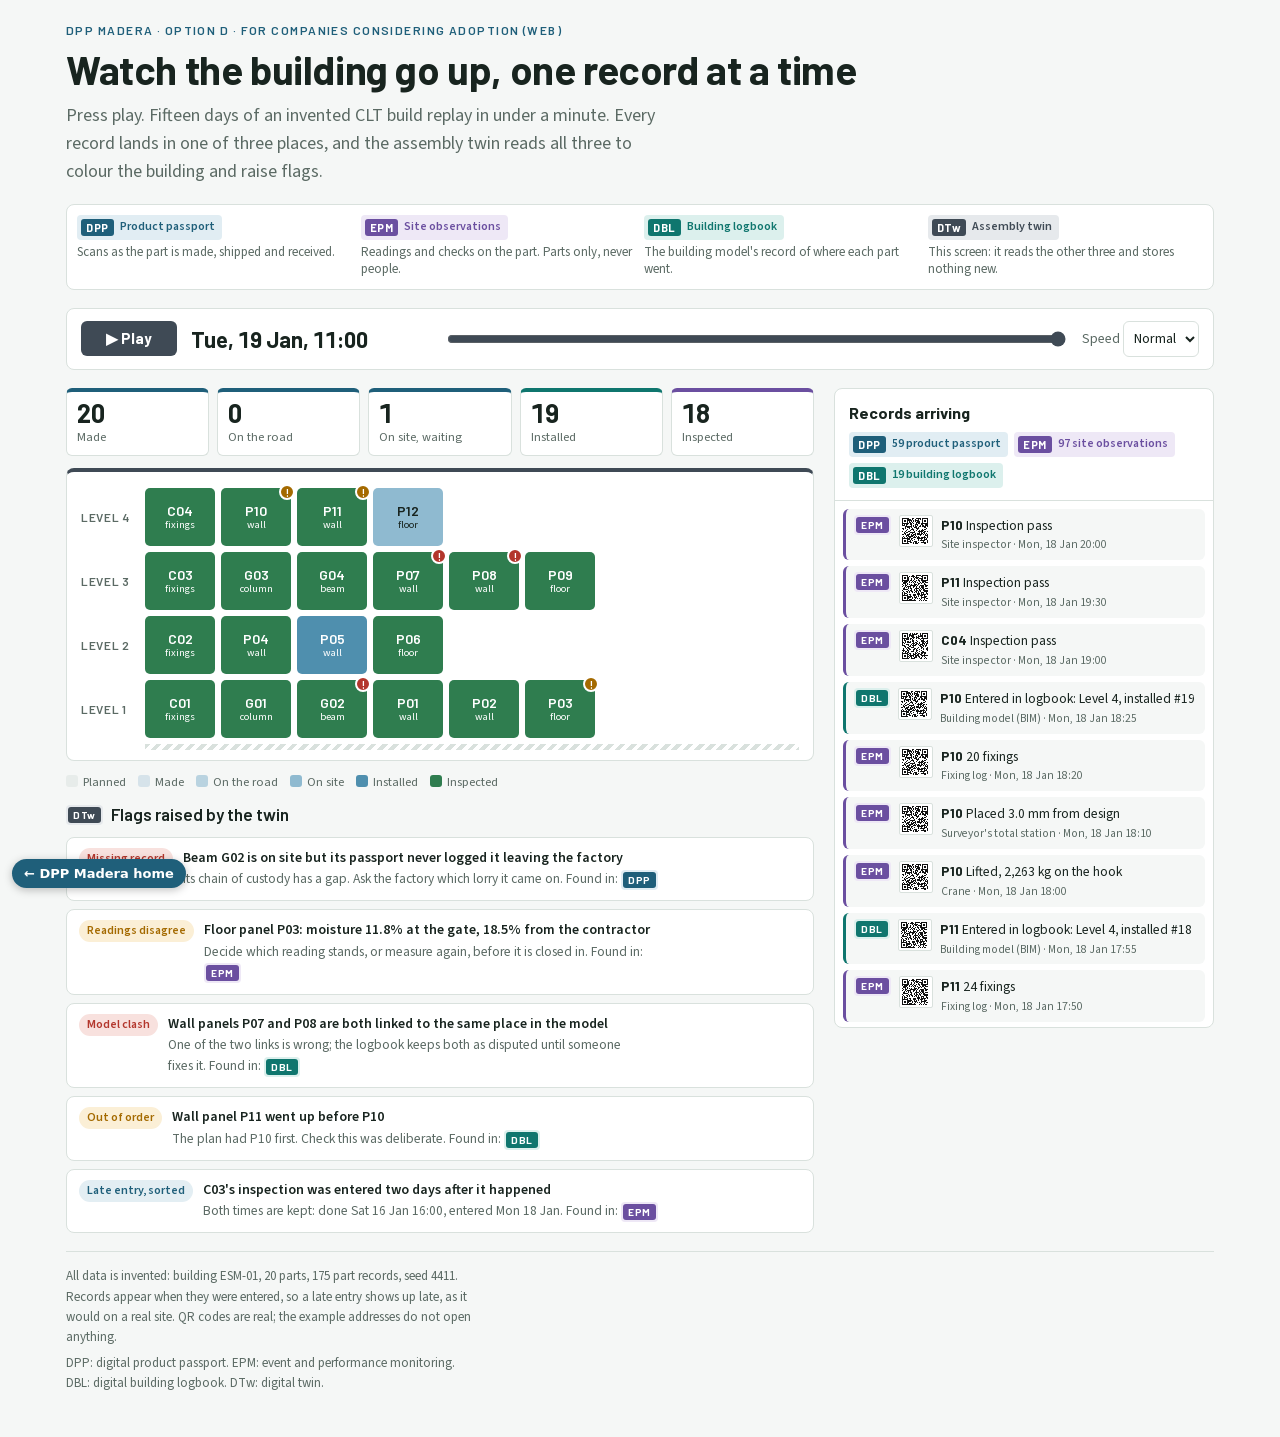
<file: site/mockups/D_twin_replay.html>
<!doctype html>
<html lang="en-GB">
<head>
<meta charset="utf-8">
<meta name="viewport" content="width=device-width,initial-scale=1">
<title>Assembly Twin Replay</title>

<style>
@font-face {
  font-family: 'Barlow';
  font-style: normal;
  font-weight: 500;
  font-display: swap;
  src: url([data-uri]) format('woff2');
  unicode-range: U+0000-00FF, U+0131, U+0152-0153, U+02BB-02BC, U+02C6, U+02DA, U+02DC, U+0304, U+0308, U+0329, U+2000-206F, U+20AC, U+2122, U+2191, U+2193, U+2212, U+2215, U+FEFF, U+FFFD;
}
@font-face {
  font-family: 'Barlow';
  font-style: normal;
  font-weight: 600;
  font-display: swap;
  src: url([data-uri]) format('woff2');
  unicode-range: U+0000-00FF, U+0131, U+0152-0153, U+02BB-02BC, U+02C6, U+02DA, U+02DC, U+0304, U+0308, U+0329, U+2000-206F, U+20AC, U+2122, U+2191, U+2193, U+2212, U+2215, U+FEFF, U+FFFD;
}
@font-face {
  font-family: 'Barlow';
  font-style: normal;
  font-weight: 700;
  font-display: swap;
  src: url([data-uri]) format('woff2');
  unicode-range: U+0000-00FF, U+0131, U+0152-0153, U+02BB-02BC, U+02C6, U+02DA, U+02DC, U+0304, U+0308, U+0329, U+2000-206F, U+20AC, U+2122, U+2191, U+2193, U+2212, U+2215, U+FEFF, U+FFFD;
}
@font-face {
  font-family: 'IBM Plex Mono';
  font-style: normal;
  font-weight: 400;
  font-display: swap;
  src: url([data-uri]) format('woff2');
  unicode-range: U+0000-00FF, U+0131, U+0152-0153, U+02BB-02BC, U+02C6, U+02DA, U+02DC, U+0304, U+0308, U+0329, U+2000-206F, U+20AC, U+2122, U+2191, U+2193, U+2212, U+2215, U+FEFF, U+FFFD;
}
@font-face {
  font-family: 'IBM Plex Mono';
  font-style: normal;
  font-weight: 500;
  font-display: swap;
  src: url([data-uri]) format('woff2');
  unicode-range: U+0000-00FF, U+0131, U+0152-0153, U+02BB-02BC, U+02C6, U+02DA, U+02DC, U+0304, U+0308, U+0329, U+2000-206F, U+20AC, U+2122, U+2191, U+2193, U+2212, U+2215, U+FEFF, U+FFFD;
}
@font-face {
  font-family: 'Source Sans 3';
  font-style: normal;
  font-weight: 400;
  font-display: swap;
  src: url([data-uri]) format('woff2');
  unicode-range: U+0000-00FF, U+0131, U+0152-0153, U+02BB-02BC, U+02C6, U+02DA, U+02DC, U+0304, U+0308, U+0329, U+2000-206F, U+20AC, U+2122, U+2191, U+2193, U+2212, U+2215, U+FEFF, U+FFFD;
}
@font-face {
  font-family: 'Source Sans 3';
  font-style: normal;
  font-weight: 600;
  font-display: swap;
  src: url([data-uri]) format('woff2');
  unicode-range: U+0000-00FF, U+0131, U+0152-0153, U+02BB-02BC, U+02C6, U+02DA, U+02DC, U+0304, U+0308, U+0329, U+2000-206F, U+20AC, U+2122, U+2191, U+2193, U+2212, U+2215, U+FEFF, U+FFFD;
}
*,*::before,*::after{box-sizing:border-box}
body{margin:0}
img{max-width:100%}
:root{
  --bg:#f5f7f6; --surface:#ffffff; --ink:#18241f; --muted:#5b6a64; --line:#d9e1dd;
  --accent:#1f5f7a; --accent-soft:#e3eef3;
  --dpp:#1f5f7a; --dpp-soft:#e1edf3; --epm:#6b4fa0; --epm-soft:#eee8f6; --dbl:#0f766e; --dbl-soft:#dcf0ed; --dtw:#3f4a55; --dtw-soft:#e6e9ec;
  --ok:#2f7d4f; --ok-soft:#e2f1e7; --warn:#a46a00; --warn-soft:#fbefd6; --bad:#b3362c; --bad-soft:#f8e1de;
  --s-planned:#e7ecea; --s-made:#d6e3ea; --s-move:#b9d3e0; --s-site:#8fbad0; --s-installed:#4f8fae; --s-inspected:#2f7d4f;
  --display:"Barlow","Arial Narrow",Arial,sans-serif; --body:"Source Sans 3","Segoe UI",Helvetica,Arial,sans-serif; --mono:"IBM Plex Mono",ui-monospace,Menlo,Consolas,monospace;
}
@media (prefers-color-scheme:dark){:root:not([data-theme="light"]){
  --bg:#111816; --surface:#18211e; --ink:#e4ece8; --muted:#9aaba4; --line:#2c3833;
  --accent:#7cb8d3; --accent-soft:#1c2f37;
  --dpp:#7cb8d3; --dpp-soft:#1c2f37; --epm:#b9a1e6; --epm-soft:#2a2238; --dbl:#5fcfc2; --dbl-soft:#16322f; --dtw:#b7c2cc; --dtw-soft:#262d33;
  --ok:#6cc08b; --ok-soft:#1b3125; --warn:#e2b04f; --warn-soft:#3a2d12; --bad:#ef8a7f; --bad-soft:#3d1f1c;
  --s-planned:#26302c; --s-made:#2a3b44; --s-move:#2f4e5e; --s-site:#3a6b83; --s-installed:#4f8fae; --s-inspected:#3f9a63; color-scheme:dark}}
:root[data-theme="dark"]{
  --bg:#111816; --surface:#18211e; --ink:#e4ece8; --muted:#9aaba4; --line:#2c3833;
  --accent:#7cb8d3; --accent-soft:#1c2f37;
  --dpp:#7cb8d3; --dpp-soft:#1c2f37; --epm:#b9a1e6; --epm-soft:#2a2238; --dbl:#5fcfc2; --dbl-soft:#16322f; --dtw:#b7c2cc; --dtw-soft:#262d33;
  --ok:#6cc08b; --ok-soft:#1b3125; --warn:#e2b04f; --warn-soft:#3a2d12; --bad:#ef8a7f; --bad-soft:#3d1f1c;
  --s-planned:#26302c; --s-made:#2a3b44; --s-move:#2f4e5e; --s-site:#3a6b83; --s-installed:#4f8fae; --s-inspected:#3f9a63; color-scheme:dark}
[hidden]{display:none!important}
body{background:var(--bg);color:var(--ink);font:16px/1.55 var(--body)}
h1,h2,h3{font-family:var(--display);line-height:1.15;text-wrap:balance;margin:0}
h1{font-size:clamp(28px,4.4vw,40px);font-weight:700;letter-spacing:-.01em}
h2{font-size:22px;font-weight:600} h3{font-size:17px;font-weight:600}
p{margin:0;max-width:68ch}
.eyebrow{font:600 12px/1 var(--display);letter-spacing:.12em;text-transform:uppercase;color:var(--accent)}
.lede{color:var(--muted);font-size:18px}
.note{font-size:14px;color:var(--muted)}
.mono{font-family:var(--mono);font-size:12.5px;word-break:break-all}
a:focus-visible,button:focus-visible,input:focus-visible{outline:2px solid var(--accent);outline-offset:2px;border-radius:2px}
.rec{display:inline-flex;align-items:center;gap:6px;font:600 12px/1 var(--body);padding:4px 7px 4px 4px;border-radius:4px;white-space:nowrap;vertical-align:middle}
.rec b{font:700 11px/1 var(--display);letter-spacing:.06em;color:var(--surface);padding:3px 5px;border-radius:3px}
.rec.solo{padding:2px} .rec.solo b{font-size:10px}
.rec-dpp{background:var(--dpp-soft);color:var(--dpp)} .rec-dpp b{background:var(--dpp)}
.rec-epm{background:var(--epm-soft);color:var(--epm)} .rec-epm b{background:var(--epm)}
.rec-dbl{background:var(--dbl-soft);color:var(--dbl)} .rec-dbl b{background:var(--dbl)}
.rec-dtw{background:var(--dtw-soft);color:var(--dtw)} .rec-dtw b{background:var(--dtw)}
.legend4{display:grid;grid-template-columns:repeat(4,minmax(0,1fr));gap:8px;background:var(--surface);border:1px solid var(--line);border-radius:8px;padding:10px}
.legend4 div{display:flex;flex-direction:column;gap:4px;font-size:13px;color:var(--muted);line-height:1.35;min-width:0}
.legend4 .rec{align-self:flex-start}
.badge{display:inline-flex;align-items:center;gap:6px;font:600 12px/1 var(--body);padding:5px 8px;border-radius:99px;white-space:nowrap}
.b-ok{background:var(--ok-soft);color:var(--ok)} .b-warn{background:var(--warn-soft);color:var(--warn)} .b-bad{background:var(--bad-soft);color:var(--bad)} .b-info{background:var(--accent-soft);color:var(--accent)}
.card{background:var(--surface);border:1px solid var(--line);border-radius:8px;padding:16px;display:flex;flex-direction:column;gap:10px;min-width:0}
.qr{background:#fff;padding:5px;border-radius:4px;border:1px solid var(--line);flex:none;display:inline-block;line-height:0}
.qr svg{display:block} .qr path{fill:#111}
.chip{width:48px;height:48px;border-radius:6px;background:repeating-linear-gradient(90deg,#c9a26b 0 6px,#b98f58 6px 7px,#d1ac77 7px 13px);display:grid;place-items:center;font:700 14px/1 var(--display);color:#2a1d0c;flex:none}
footer{border-top:1px solid var(--line);padding-top:14px;display:flex;flex-direction:column;gap:6px;font-size:13px;color:var(--muted)}
@media (max-width:820px){.legend4{grid-template-columns:repeat(2,minmax(0,1fr))}}
@media (prefers-reduced-motion:reduce){*{transition:none!important;animation:none!important}}

/* Layout: control-room replay. Building elevation is the hero; records stream in on the right, tagged by the record they land in; twin flags collect underneath. */
.wrap{max-width:1180px;margin:0 auto;padding-left:max(16px,env(safe-area-inset-left,0px));padding-right:max(16px,env(safe-area-inset-right,0px));padding-block:24px 44px;display:flex;flex-direction:column;gap:18px}
.ctrl{display:flex;gap:14px;align-items:center;flex-wrap:wrap;background:var(--surface);border:1px solid var(--line);border-radius:8px;padding:12px 14px}
.ctrl button{appearance:none;cursor:pointer;border:0;border-radius:6px;background:var(--dtw);color:var(--surface);font:700 15px/1 var(--display);padding:10px 16px;min-width:96px}
.ctrl .clock{font:700 22px/1.1 var(--display);font-variant-numeric:tabular-nums;min-width:240px}
.ctrl input{flex:1 1 220px;accent-color:var(--dtw)}
.ctrl select{font:inherit;padding:6px;border-radius:6px;border:1px solid var(--line);background:var(--surface);color:var(--ink)}
.main{display:grid;grid-template-columns:minmax(0,1fr) 380px;gap:20px;align-items:start}
.main>*{min-width:0}
.twin{display:flex;flex-direction:column;gap:12px}
.counts{display:grid;grid-template-columns:repeat(5,minmax(0,1fr));gap:8px}
.counts div{background:var(--surface);border:1px solid var(--line);border-radius:6px;padding:8px 10px;display:flex;flex-direction:column;gap:2px;border-top:4px solid var(--k)}
.counts b{font:700 26px/1 var(--display);font-variant-numeric:tabular-nums} .counts small{font-size:12.5px;color:var(--muted)}
.bld{background:var(--surface);border:1px solid var(--line);border-top:4px solid var(--dtw);border-radius:8px;padding:16px 14px 10px;display:flex;flex-direction:column;gap:6px;overflow-x:auto}
.storey{display:grid;grid-template-columns:54px minmax(0,1fr);gap:10px;align-items:center}
.storey .lv{font:600 12px/1 var(--display);letter-spacing:.06em;text-transform:uppercase;color:var(--muted)}
.parts{display:flex;gap:6px;flex-wrap:wrap}
.part{position:relative;width:70px;height:58px;border-radius:5px;background:var(--s-planned);border:2px dashed var(--line);display:flex;flex-direction:column;align-items:center;justify-content:center;gap:2px;font:600 14px/1 var(--display);color:var(--muted);transition:background .3s,border-color .3s}
.part small{font:400 10.5px/1 var(--body)}
.part[data-s=made],.part[data-s=checked]{background:var(--s-made);border-style:solid;border-color:transparent;color:var(--ink)}
.part[data-s=shipped]{background:var(--s-move);border-style:solid;border-color:transparent;color:var(--ink)}
.part[data-s=received]{background:var(--s-site);border-style:solid;border-color:transparent;color:var(--ink)}
.part[data-s=installed]{background:var(--s-installed);border:2px solid transparent;color:#fff}
.part[data-s=inspected]{background:var(--s-inspected);border:2px solid transparent;color:#fff}
.part.ping{box-shadow:0 0 0 4px var(--pc)}
.part .pip{position:absolute;top:-6px;right:-6px;width:16px;height:16px;border-radius:50%;background:var(--warn);color:#fff;font:700 11px/16px var(--body);text-align:center;border:2px solid var(--surface)}
.part .pip.bad{background:var(--bad)}
.ground{height:6px;background:repeating-linear-gradient(135deg,var(--line) 0 4px,transparent 4px 8px);margin-left:64px}
.legend{display:flex;gap:12px;flex-wrap:wrap;font-size:12.5px;color:var(--muted)}
.legend i{display:inline-block;width:12px;height:12px;border-radius:3px;vertical-align:-1px;margin-right:5px}
.feed{background:var(--surface);border:1px solid var(--line);border-radius:8px;display:flex;flex-direction:column;max-height:640px}
.feed .fh{padding:12px 14px;border-bottom:1px solid var(--line);display:flex;flex-direction:column;gap:6px}
.feed .fh .tot{display:flex;gap:6px;flex-wrap:wrap}
.feed ol{list-style:none;margin:0;padding:8px;display:flex;flex-direction:column;gap:6px;overflow-y:auto}
.feed li{display:grid;grid-template-columns:auto 34px minmax(0,1fr);gap:8px;align-items:start;font-size:13.5px;padding:6px 8px;border-radius:6px;border-left:3px solid var(--c);background:var(--bg)}
.feed li .qr{padding:2px;border-radius:2px}
.feed li small{display:block;color:var(--muted);font-size:11.5px}
.feed li b{font-family:var(--display)}
.flags{display:flex;flex-direction:column;gap:8px}
.flag{display:grid;grid-template-columns:auto minmax(0,1fr);gap:10px;align-items:start;background:var(--surface);border:1px solid var(--line);border-radius:8px;padding:10px 12px;font-size:14px}
.flag p{color:var(--muted);font-size:13.5px}
@media (max-width:900px){.main{grid-template-columns:minmax(0,1fr)} .feed{max-height:420px}}
@media (max-width:560px){.counts{grid-template-columns:repeat(3,minmax(0,1fr))} .part{width:56px;height:50px} .storey{grid-template-columns:minmax(0,1fr)} .ground{margin-left:0} .ctrl .clock{min-width:0;font-size:18px}}
</style>
</head>
<body><a href="../index.html" class="dppm-home" style="position:fixed;left:12px;bottom:12px;z-index:9999;background:#1f5f7a;color:#fff;font:600 13px/1 system-ui,sans-serif;padding:8px 12px;border-radius:99px;text-decoration:none;box-shadow:0 2px 8px rgba(0,0,0,.25)">&larr; DPP Madera home</a><style>@media print{.dppm-home{display:none!important}}</style>

<div class="wrap">
<header style="display:flex;flex-direction:column;gap:10px">
  <div class="eyebrow">DPP Madera · option D · for companies considering adoption (web)</div>
  <h1>Watch the building go up, one record at a time</h1>
  <p class="lede">Press play. Fifteen days of an invented CLT build replay in under a minute. Every record lands in one of three places, and the assembly twin reads all three to colour the building and raise flags.</p>
</header>
<div class="legend4" aria-label="The four records">
  <div><span class="rec rec-dpp"><b>DPP</b>Product passport</span>Scans as the part is made, shipped and received.</div>
  <div><span class="rec rec-epm"><b>EPM</b>Site observations</span>Readings and checks on the part. Parts only, never people.</div>
  <div><span class="rec rec-dbl"><b>DBL</b>Building logbook</span>The building model's record of where each part went.</div>
  <div><span class="rec rec-dtw"><b>DTw</b>Assembly twin</span>This screen: it reads the other three and stores nothing new.</div>
</div>
<div class="ctrl">
  <button type="button" id="play">▶ Play</button>
  <span class="clock" id="clock" aria-live="off"></span>
  <input type="range" id="scrub" min="0" max="365" value="365" aria-label="Time">
  <label class="note" for="speed">Speed <select id="speed"><option value="200">Slow</option><option value="90" selected>Normal</option><option value="30">Fast</option></select></label>
</div>
<div class="main">
  <div class="twin">
    <div class="counts" id="counts"></div>
    <div class="bld" id="bld"></div>
    <div class="legend"><span><i style="background:var(--s-planned)"></i>Planned</span><span><i style="background:var(--s-made)"></i>Made</span><span><i style="background:var(--s-move)"></i>On the road</span><span><i style="background:var(--s-site)"></i>On site</span><span><i style="background:var(--s-installed)"></i>Installed</span><span><i style="background:var(--s-inspected)"></i>Inspected</span></div>
    <h3 style="display:flex;gap:8px;align-items:center"><span class="rec solo rec-dtw"><b>DTw</b></span> Flags raised by the twin</h3>
    <div class="flags" id="flags"></div>
  </div>
  <div class="feed">
    <div class="fh"><strong style="font-family:var(--display)">Records arriving</strong><div class="tot" id="tot"></div></div>
    <ol id="feed" aria-live="off"></ol>
  </div>
</div>
<footer>
  <p>All data is invented: building ESM-01, 20 parts, 175 part records, seed 4411. Records appear when they were entered, so a late entry shows up late, as it would on a real site. QR codes are real; the example addresses do not open anything.</p>
  <p>DPP: digital product passport. EPM: event and performance monitoring. DBL: digital building logbook. DTw: digital twin.</p>
</footer>
</div>
<script>
const DATA = {"parts":{"C01":{"kind":"connector_set","storey":1,"zone":"L1-S","seq":1,"m":{"made":"2027-01-04T09:00","checked":"2027-01-04T10:00","shipped":"2027-01-06T15:00","received":"2027-01-06T19:00","installed":"2027-01-12T09:25","inspected":"2027-01-12T11:00"},"iid":"https://id.dppmadera.example/01/07800001000053/21/C01-82057","qr":[33,"M0 0h7v1h-7zM8 0h1v1h-1zM13 0h2v1h-2zM18 0h6v1h-6zM26 0h7v1h-7zM0 1h1v1h-1zM6 1h1v1h-1zM8 1h2v1h-2zM13 1h1v1h-1zM16 1h2v1h-2zM20 1h1v1h-1zM22 1h2v1h-2zM26 1h1v1h-1zM32 1h1v1h-1zM0 2h1v1h-1zM2 2h3v1h-3zM6 2h1v1h-1zM10 2h3v1h-3zM15 2h1v1h-1zM18 2h1v1h-1zM20 2h1v1h-1zM26 2h1v1h-1zM28 2h3v1h-3zM32 2h1v1h-1zM0 3h1v1h-1zM2 3h3v1h-3zM6 3h1v1h-1zM8 3h1v1h-1zM10 3h1v1h-1zM14 3h1v1h-1zM17 3h4v1h-4zM26 3h1v1h-1zM28 3h3v1h-3zM32 3h1v1h-1zM0 4h1v1h-1zM2 4h3v1h-3zM6 4h1v1h-1zM9 4h1v1h-1zM12 4h1v1h-1zM14 4h1v1h-1zM17 4h1v1h-1zM19 4h2v1h-2zM22 4h1v1h-1zM26 4h1v1h-1zM28 4h3v1h-3zM32 4h1v1h-1zM0 5h1v1h-1zM6 5h1v1h-1zM9 5h2v1h-2zM13 5h1v1h-1zM16 5h1v1h-1zM18 5h2v1h-2zM22 5h1v1h-1zM26 5h1v1h-1zM32 5h1v1h-1zM0 6h7v1h-7zM8 6h1v1h-1zM10 6h1v1h-1zM12 6h1v1h-1zM14 6h1v1h-1zM16 6h1v1h-1zM18 6h1v1h-1zM20 6h1v1h-1zM22 6h1v1h-1zM24 6h1v1h-1zM26 6h7v1h-7zM8 7h1v1h-1zM10 7h2v1h-2zM14 7h1v1h-1zM17 7h2v1h-2zM20 7h1v1h-1zM23 7h1v1h-1zM0 8h1v1h-1zM2 8h2v1h-2zM5 8h3v1h-3zM10 8h1v1h-1zM12 8h1v1h-1zM16 8h4v1h-4zM21 8h1v1h-1zM24 8h1v1h-1zM26 8h1v1h-1zM29 8h1v1h-1zM31 8h2v1h-2zM1 9h3v1h-3zM5 9h1v1h-1zM7 9h1v1h-1zM12 9h1v1h-1zM14 9h1v1h-1zM17 9h1v1h-1zM19 9h1v1h-1zM21 9h1v1h-1zM23 9h1v1h-1zM26 9h2v1h-2zM29 9h4v1h-4zM0 10h1v1h-1zM4 10h5v1h-5zM12 10h1v1h-1zM14 10h1v1h-1zM16 10h3v1h-3zM21 10h1v1h-1zM23 10h1v1h-1zM26 10h4v1h-4zM32 10h1v1h-1zM0 11h1v1h-1zM9 11h2v1h-2zM13 11h2v1h-2zM18 11h2v1h-2zM24 11h2v1h-2zM27 11h1v1h-1zM29 11h1v1h-1zM31 11h1v1h-1zM1 12h2v1h-2zM4 12h3v1h-3zM9 12h1v1h-1zM15 12h1v1h-1zM17 12h2v1h-2zM20 12h1v1h-1zM28 12h2v1h-2zM0 13h1v1h-1zM3 13h2v1h-2zM9 13h1v1h-1zM13 13h1v1h-1zM18 13h4v1h-4zM25 13h1v1h-1zM31 13h1v1h-1zM1 14h2v1h-2zM6 14h2v1h-2zM11 14h4v1h-4zM19 14h2v1h-2zM26 14h1v1h-1zM28 14h3v1h-3zM2 15h1v1h-1zM5 15h1v1h-1zM8 15h1v1h-1zM10 15h3v1h-3zM14 15h1v1h-1zM16 15h1v1h-1zM18 15h2v1h-2zM21 15h2v1h-2zM24 15h4v1h-4zM30 15h1v1h-1zM2 16h1v1h-1zM4 16h1v1h-1zM6 16h2v1h-2zM10 16h1v1h-1zM13 16h1v1h-1zM18 16h1v1h-1zM20 16h4v1h-4zM25 16h2v1h-2zM28 16h1v1h-1zM30 16h1v1h-1zM2 17h1v1h-1zM7 17h2v1h-2zM15 17h1v1h-1zM17 17h1v1h-1zM20 17h7v1h-7zM28 17h2v1h-2zM32 17h1v1h-1zM0 18h7v1h-7zM9 18h5v1h-5zM15 18h1v1h-1zM18 18h1v1h-1zM22 18h1v1h-1zM24 18h1v1h-1zM27 18h2v1h-2zM30 18h1v1h-1zM3 19h1v1h-1zM5 19h1v1h-1zM9 19h1v1h-1zM11 19h1v1h-1zM16 19h2v1h-2zM19 19h2v1h-2zM22 19h1v1h-1zM24 19h3v1h-3zM28 19h1v1h-1zM31 19h1v1h-1zM1 20h1v1h-1zM3 20h2v1h-2zM6 20h1v1h-1zM9 20h1v1h-1zM11 20h1v1h-1zM13 20h3v1h-3zM17 20h1v1h-1zM19 20h1v1h-1zM21 20h5v1h-5zM27 20h1v1h-1zM29 20h2v1h-2zM32 20h1v1h-1zM0 21h2v1h-2zM3 21h1v1h-1zM5 21h1v1h-1zM8 21h1v1h-1zM13 21h1v1h-1zM20 21h8v1h-8zM32 21h1v1h-1zM2 22h1v1h-1zM5 22h3v1h-3zM11 22h4v1h-4zM16 22h2v1h-2zM23 22h1v1h-1zM29 22h1v1h-1zM31 22h2v1h-2zM1 23h1v1h-1zM5 23h1v1h-1zM7 23h1v1h-1zM9 23h5v1h-5zM18 23h1v1h-1zM20 23h1v1h-1zM28 23h1v1h-1zM32 23h1v1h-1zM0 24h1v1h-1zM2 24h2v1h-2zM6 24h2v1h-2zM9 24h2v1h-2zM14 24h2v1h-2zM17 24h1v1h-1zM19 24h2v1h-2zM22 24h1v1h-1zM24 24h6v1h-6zM32 24h1v1h-1zM8 25h2v1h-2zM11 25h1v1h-1zM14 25h4v1h-4zM19 25h1v1h-1zM23 25h2v1h-2zM28 25h2v1h-2zM0 26h7v1h-7zM8 26h3v1h-3zM12 26h1v1h-1zM16 26h2v1h-2zM19 26h6v1h-6zM26 26h1v1h-1zM28 26h1v1h-1zM31 26h1v1h-1zM0 27h1v1h-1zM6 27h1v1h-1zM8 27h1v1h-1zM12 27h1v1h-1zM14 27h2v1h-2zM18 27h1v1h-1zM20 27h2v1h-2zM24 27h1v1h-1zM28 27h4v1h-4zM0 28h1v1h-1zM2 28h3v1h-3zM6 28h1v1h-1zM10 28h1v1h-1zM12 28h1v1h-1zM16 28h1v1h-1zM20 28h2v1h-2zM23 28h6v1h-6zM30 28h1v1h-1zM32 28h1v1h-1zM0 29h1v1h-1zM2 29h3v1h-3zM6 29h1v1h-1zM8 29h2v1h-2zM14 29h5v1h-5zM27 29h1v1h-1zM32 29h1v1h-1zM0 30h1v1h-1zM2 30h3v1h-3zM6 30h1v1h-1zM8 30h2v1h-2zM11 30h1v1h-1zM13 30h1v1h-1zM15 30h1v1h-1zM20 30h5v1h-5zM26 30h2v1h-2zM30 30h1v1h-1zM0 31h1v1h-1zM6 31h1v1h-1zM10 31h3v1h-3zM14 31h1v1h-1zM17 31h2v1h-2zM20 31h1v1h-1zM24 31h1v1h-1zM26 31h4v1h-4zM32 31h1v1h-1zM0 32h7v1h-7zM8 32h1v1h-1zM11 32h1v1h-1zM14 32h1v1h-1zM17 32h3v1h-3zM21 32h1v1h-1zM25 32h1v1h-1zM28 32h3v1h-3z"],"guid":"2zxhTSUMX68uubYkEcjmbP","batch":"L27-01234","dbl":{"t":"2027-01-12T09:25","seq":1,"guid":"2zxhTSUMX68uubYkEcjmbP"}},"G01":{"kind":"glulam_column","storey":1,"zone":"L1-N","seq":2,"m":{"made":"2027-01-04T10:00","checked":"2027-01-04T11:00","shipped":"2027-01-06T15:00","received":"2027-01-06T19:00","installed":"2027-01-12T09:55","inspected":"2027-01-12T11:30"},"iid":"https://id.dppmadera.example/01/07800001000046/21/G01-65936","qr":[33,"M0 0h7v1h-7zM8 0h2v1h-2zM13 0h2v1h-2zM18 0h6v1h-6zM26 0h7v1h-7zM0 1h1v1h-1zM6 1h1v1h-1zM8 1h1v1h-1zM10 1h1v1h-1zM13 1h1v1h-1zM16 1h2v1h-2zM20 1h1v1h-1zM22 1h2v1h-2zM26 1h1v1h-1zM32 1h1v1h-1zM0 2h1v1h-1zM2 2h3v1h-3zM6 2h1v1h-1zM9 2h4v1h-4zM15 2h1v1h-1zM18 2h1v1h-1zM20 2h1v1h-1zM22 2h1v1h-1zM26 2h1v1h-1zM28 2h3v1h-3zM32 2h1v1h-1zM0 3h1v1h-1zM2 3h3v1h-3zM6 3h1v1h-1zM8 3h1v1h-1zM10 3h1v1h-1zM12 3h1v1h-1zM14 3h1v1h-1zM17 3h4v1h-4zM26 3h1v1h-1zM28 3h3v1h-3zM32 3h1v1h-1zM0 4h1v1h-1zM2 4h3v1h-3zM6 4h1v1h-1zM9 4h4v1h-4zM14 4h1v1h-1zM17 4h1v1h-1zM19 4h2v1h-2zM22 4h1v1h-1zM26 4h1v1h-1zM28 4h3v1h-3zM32 4h1v1h-1zM0 5h1v1h-1zM6 5h1v1h-1zM9 5h2v1h-2zM13 5h1v1h-1zM16 5h1v1h-1zM18 5h2v1h-2zM22 5h1v1h-1zM26 5h1v1h-1zM32 5h1v1h-1zM0 6h7v1h-7zM8 6h1v1h-1zM10 6h1v1h-1zM12 6h1v1h-1zM14 6h1v1h-1zM16 6h1v1h-1zM18 6h1v1h-1zM20 6h1v1h-1zM22 6h1v1h-1zM24 6h1v1h-1zM26 6h7v1h-7zM8 7h1v1h-1zM10 7h3v1h-3zM14 7h1v1h-1zM17 7h2v1h-2zM20 7h1v1h-1zM23 7h1v1h-1zM0 8h1v1h-1zM2 8h2v1h-2zM5 8h3v1h-3zM10 8h1v1h-1zM12 8h1v1h-1zM16 8h4v1h-4zM21 8h1v1h-1zM24 8h1v1h-1zM26 8h1v1h-1zM29 8h1v1h-1zM31 8h2v1h-2zM0 9h4v1h-4zM5 9h1v1h-1zM7 9h1v1h-1zM9 9h1v1h-1zM12 9h1v1h-1zM14 9h1v1h-1zM17 9h1v1h-1zM19 9h1v1h-1zM21 9h1v1h-1zM23 9h1v1h-1zM26 9h2v1h-2zM29 9h4v1h-4zM0 10h2v1h-2zM4 10h1v1h-1zM6 10h3v1h-3zM12 10h1v1h-1zM14 10h1v1h-1zM16 10h3v1h-3zM21 10h3v1h-3zM26 10h4v1h-4zM32 10h1v1h-1zM5 11h1v1h-1zM9 11h2v1h-2zM13 11h2v1h-2zM18 11h2v1h-2zM22 11h1v1h-1zM24 11h2v1h-2zM27 11h1v1h-1zM29 11h1v1h-1zM31 11h1v1h-1zM0 12h3v1h-3zM4 12h3v1h-3zM9 12h1v1h-1zM12 12h1v1h-1zM15 12h1v1h-1zM17 12h2v1h-2zM20 12h1v1h-1zM28 12h2v1h-2zM0 13h1v1h-1zM2 13h1v1h-1zM4 13h1v1h-1zM7 13h1v1h-1zM9 13h1v1h-1zM11 13h3v1h-3zM18 13h4v1h-4zM25 13h1v1h-1zM31 13h1v1h-1zM1 14h1v1h-1zM3 14h1v1h-1zM6 14h1v1h-1zM13 14h2v1h-2zM16 14h1v1h-1zM19 14h2v1h-2zM26 14h1v1h-1zM28 14h3v1h-3zM2 15h2v1h-2zM5 15h1v1h-1zM8 15h1v1h-1zM10 15h3v1h-3zM14 15h1v1h-1zM16 15h1v1h-1zM18 15h5v1h-5zM24 15h4v1h-4zM30 15h1v1h-1zM4 16h1v1h-1zM6 16h2v1h-2zM10 16h1v1h-1zM13 16h1v1h-1zM18 16h1v1h-1zM20 16h4v1h-4zM25 16h2v1h-2zM28 16h1v1h-1zM30 16h1v1h-1zM0 17h1v1h-1zM2 17h1v1h-1zM4 17h1v1h-1zM7 17h2v1h-2zM13 17h1v1h-1zM15 17h1v1h-1zM20 17h7v1h-7zM28 17h2v1h-2zM32 17h1v1h-1zM0 18h4v1h-4zM5 18h2v1h-2zM10 18h3v1h-3zM15 18h1v1h-1zM17 18h1v1h-1zM22 18h1v1h-1zM24 18h1v1h-1zM27 18h2v1h-2zM30 18h1v1h-1zM0 19h1v1h-1zM3 19h2v1h-2zM10 19h2v1h-2zM13 19h2v1h-2zM16 19h2v1h-2zM19 19h2v1h-2zM22 19h1v1h-1zM24 19h3v1h-3zM28 19h1v1h-1zM31 19h1v1h-1zM3 20h1v1h-1zM6 20h1v1h-1zM8 20h4v1h-4zM14 20h2v1h-2zM17 20h1v1h-1zM19 20h1v1h-1zM21 20h5v1h-5zM27 20h1v1h-1zM29 20h2v1h-2zM32 20h1v1h-1zM0 21h1v1h-1zM5 21h1v1h-1zM8 21h1v1h-1zM10 21h1v1h-1zM13 21h2v1h-2zM20 21h8v1h-8zM32 21h1v1h-1zM3 22h1v1h-1zM5 22h4v1h-4zM12 22h3v1h-3zM16 22h2v1h-2zM23 22h1v1h-1zM29 22h1v1h-1zM31 22h2v1h-2zM1 23h1v1h-1zM3 23h1v1h-1zM5 23h1v1h-1zM9 23h5v1h-5zM15 23h2v1h-2zM18 23h1v1h-1zM20 23h1v1h-1zM28 23h1v1h-1zM32 23h1v1h-1zM0 24h1v1h-1zM2 24h2v1h-2zM6 24h1v1h-1zM9 24h3v1h-3zM14 24h2v1h-2zM17 24h1v1h-1zM19 24h2v1h-2zM22 24h1v1h-1zM24 24h6v1h-6zM32 24h1v1h-1zM8 25h1v1h-1zM11 25h1v1h-1zM14 25h4v1h-4zM19 25h1v1h-1zM23 25h2v1h-2zM28 25h2v1h-2zM0 26h7v1h-7zM8 26h1v1h-1zM12 26h3v1h-3zM16 26h1v1h-1zM18 26h7v1h-7zM26 26h1v1h-1zM28 26h1v1h-1zM31 26h1v1h-1zM0 27h1v1h-1zM6 27h1v1h-1zM8 27h3v1h-3zM12 27h1v1h-1zM15 27h1v1h-1zM20 27h2v1h-2zM24 27h1v1h-1zM28 27h4v1h-4zM0 28h1v1h-1zM2 28h3v1h-3zM6 28h1v1h-1zM10 28h1v1h-1zM14 28h1v1h-1zM16 28h1v1h-1zM20 28h2v1h-2zM23 28h6v1h-6zM30 28h1v1h-1zM32 28h1v1h-1zM0 29h1v1h-1zM2 29h3v1h-3zM6 29h1v1h-1zM8 29h4v1h-4zM15 29h4v1h-4zM27 29h1v1h-1zM32 29h1v1h-1zM0 30h1v1h-1zM2 30h3v1h-3zM6 30h1v1h-1zM8 30h2v1h-2zM11 30h3v1h-3zM15 30h2v1h-2zM20 30h5v1h-5zM26 30h2v1h-2zM30 30h1v1h-1zM0 31h1v1h-1zM6 31h1v1h-1zM10 31h2v1h-2zM14 31h1v1h-1zM17 31h2v1h-2zM20 31h1v1h-1zM24 31h1v1h-1zM26 31h4v1h-4zM32 31h1v1h-1zM0 32h7v1h-7zM8 32h1v1h-1zM11 32h1v1h-1zM14 32h2v1h-2zM17 32h3v1h-3zM21 32h1v1h-1zM25 32h1v1h-1zM28 32h3v1h-3z"],"guid":"1ZWQ$us$H3KPep5FqkWHDM","batch":"L27-01998","dbl":{"t":"2027-01-12T09:55","seq":2,"guid":"1ZWQ$us$H3KPep5FqkWHDM"}},"G02":{"kind":"glulam_beam","storey":1,"zone":"L1-N","seq":3,"m":{"made":"2027-01-04T11:00","checked":"2027-01-04T12:00","received":"2027-01-06T19:00","installed":"2027-01-12T10:25","inspected":"2027-01-12T12:00"},"iid":"https://id.dppmadera.example/01/07800001000039/21/G02-64648","qr":[33,"M0 0h7v1h-7zM8 0h1v1h-1zM13 0h2v1h-2zM18 0h6v1h-6zM26 0h7v1h-7zM0 1h1v1h-1zM6 1h1v1h-1zM8 1h3v1h-3zM13 1h1v1h-1zM16 1h1v1h-1zM20 1h2v1h-2zM23 1h1v1h-1zM26 1h1v1h-1zM32 1h1v1h-1zM0 2h1v1h-1zM2 2h3v1h-3zM6 2h1v1h-1zM10 2h3v1h-3zM15 2h1v1h-1zM20 2h1v1h-1zM26 2h1v1h-1zM28 2h3v1h-3zM32 2h1v1h-1zM0 3h1v1h-1zM2 3h3v1h-3zM6 3h1v1h-1zM8 3h3v1h-3zM12 3h1v1h-1zM14 3h1v1h-1zM17 3h4v1h-4zM26 3h1v1h-1zM28 3h3v1h-3zM32 3h1v1h-1zM0 4h1v1h-1zM2 4h3v1h-3zM6 4h1v1h-1zM9 4h1v1h-1zM11 4h1v1h-1zM14 4h1v1h-1zM17 4h1v1h-1zM19 4h2v1h-2zM22 4h1v1h-1zM26 4h1v1h-1zM28 4h3v1h-3zM32 4h1v1h-1zM0 5h1v1h-1zM6 5h1v1h-1zM9 5h2v1h-2zM13 5h1v1h-1zM16 5h1v1h-1zM18 5h2v1h-2zM22 5h1v1h-1zM26 5h1v1h-1zM32 5h1v1h-1zM0 6h7v1h-7zM8 6h1v1h-1zM10 6h1v1h-1zM12 6h1v1h-1zM14 6h1v1h-1zM16 6h1v1h-1zM18 6h1v1h-1zM20 6h1v1h-1zM22 6h1v1h-1zM24 6h1v1h-1zM26 6h7v1h-7zM8 7h1v1h-1zM10 7h1v1h-1zM14 7h1v1h-1zM17 7h2v1h-2zM20 7h1v1h-1zM23 7h1v1h-1zM0 8h1v1h-1zM2 8h2v1h-2zM5 8h3v1h-3zM10 8h1v1h-1zM12 8h1v1h-1zM16 8h4v1h-4zM21 8h1v1h-1zM24 8h1v1h-1zM26 8h1v1h-1zM29 8h1v1h-1zM31 8h2v1h-2zM0 9h6v1h-6zM7 9h1v1h-1zM12 9h1v1h-1zM14 9h1v1h-1zM17 9h1v1h-1zM19 9h1v1h-1zM23 9h1v1h-1zM26 9h2v1h-2zM29 9h4v1h-4zM1 10h1v1h-1zM4 10h5v1h-5zM10 10h1v1h-1zM12 10h1v1h-1zM14 10h1v1h-1zM16 10h3v1h-3zM23 10h1v1h-1zM26 10h4v1h-4zM32 10h1v1h-1zM0 11h2v1h-2zM4 11h1v1h-1zM9 11h2v1h-2zM13 11h2v1h-2zM18 11h2v1h-2zM24 11h2v1h-2zM27 11h1v1h-1zM29 11h1v1h-1zM31 11h1v1h-1zM2 12h1v1h-1zM6 12h1v1h-1zM8 12h3v1h-3zM15 12h1v1h-1zM17 12h2v1h-2zM20 12h1v1h-1zM28 12h2v1h-2zM0 13h1v1h-1zM2 13h4v1h-4zM7 13h1v1h-1zM9 13h2v1h-2zM12 13h2v1h-2zM18 13h4v1h-4zM25 13h1v1h-1zM31 13h1v1h-1zM1 14h1v1h-1zM6 14h1v1h-1zM12 14h3v1h-3zM16 14h1v1h-1zM19 14h2v1h-2zM26 14h1v1h-1zM28 14h3v1h-3zM5 15h1v1h-1zM8 15h1v1h-1zM10 15h3v1h-3zM14 15h2v1h-2zM18 15h5v1h-5zM24 15h4v1h-4zM30 15h1v1h-1zM2 16h1v1h-1zM4 16h1v1h-1zM6 16h1v1h-1zM10 16h2v1h-2zM13 16h1v1h-1zM15 16h1v1h-1zM18 16h1v1h-1zM20 16h4v1h-4zM25 16h2v1h-2zM28 16h1v1h-1zM30 16h1v1h-1zM0 17h1v1h-1zM2 17h1v1h-1zM7 17h3v1h-3zM13 17h1v1h-1zM15 17h1v1h-1zM20 17h7v1h-7zM28 17h2v1h-2zM32 17h1v1h-1zM0 18h1v1h-1zM2 18h3v1h-3zM6 18h1v1h-1zM9 18h1v1h-1zM11 18h2v1h-2zM14 18h2v1h-2zM17 18h1v1h-1zM22 18h1v1h-1zM24 18h1v1h-1zM27 18h2v1h-2zM30 18h1v1h-1zM0 19h1v1h-1zM3 19h1v1h-1zM5 19h1v1h-1zM11 19h1v1h-1zM13 19h2v1h-2zM16 19h2v1h-2zM19 19h2v1h-2zM22 19h1v1h-1zM24 19h3v1h-3zM28 19h1v1h-1zM31 19h1v1h-1zM1 20h1v1h-1zM3 20h2v1h-2zM6 20h1v1h-1zM9 20h1v1h-1zM11 20h3v1h-3zM15 20h1v1h-1zM17 20h1v1h-1zM19 20h1v1h-1zM21 20h5v1h-5zM27 20h1v1h-1zM29 20h2v1h-2zM32 20h1v1h-1zM0 21h1v1h-1zM2 21h2v1h-2zM8 21h1v1h-1zM10 21h5v1h-5zM20 21h8v1h-8zM32 21h1v1h-1zM2 22h2v1h-2zM5 22h2v1h-2zM11 22h1v1h-1zM13 22h2v1h-2zM17 22h1v1h-1zM23 22h1v1h-1zM29 22h1v1h-1zM31 22h2v1h-2zM1 23h3v1h-3zM5 23h1v1h-1zM7 23h1v1h-1zM9 23h2v1h-2zM13 23h1v1h-1zM18 23h1v1h-1zM20 23h1v1h-1zM28 23h1v1h-1zM32 23h1v1h-1zM0 24h1v1h-1zM3 24h1v1h-1zM6 24h2v1h-2zM9 24h2v1h-2zM14 24h2v1h-2zM17 24h1v1h-1zM19 24h2v1h-2zM22 24h1v1h-1zM24 24h6v1h-6zM32 24h1v1h-1zM8 25h2v1h-2zM11 25h1v1h-1zM13 25h5v1h-5zM19 25h1v1h-1zM23 25h2v1h-2zM28 25h2v1h-2zM0 26h7v1h-7zM8 26h2v1h-2zM12 26h1v1h-1zM14 26h1v1h-1zM16 26h1v1h-1zM18 26h7v1h-7zM26 26h1v1h-1zM28 26h1v1h-1zM31 26h1v1h-1zM0 27h1v1h-1zM6 27h1v1h-1zM8 27h1v1h-1zM12 27h1v1h-1zM15 27h1v1h-1zM18 27h1v1h-1zM20 27h2v1h-2zM24 27h1v1h-1zM28 27h4v1h-4zM0 28h1v1h-1zM2 28h3v1h-3zM6 28h1v1h-1zM9 28h2v1h-2zM13 28h2v1h-2zM16 28h1v1h-1zM20 28h2v1h-2zM23 28h6v1h-6zM30 28h1v1h-1zM32 28h1v1h-1zM0 29h1v1h-1zM2 29h3v1h-3zM6 29h1v1h-1zM8 29h4v1h-4zM15 29h4v1h-4zM27 29h1v1h-1zM32 29h1v1h-1zM0 30h1v1h-1zM2 30h3v1h-3zM6 30h1v1h-1zM8 30h2v1h-2zM11 30h1v1h-1zM13 30h1v1h-1zM15 30h1v1h-1zM20 30h5v1h-5zM26 30h2v1h-2zM30 30h1v1h-1zM0 31h1v1h-1zM6 31h1v1h-1zM10 31h1v1h-1zM14 31h5v1h-5zM20 31h1v1h-1zM24 31h1v1h-1zM26 31h4v1h-4zM32 31h1v1h-1zM0 32h7v1h-7zM8 32h1v1h-1zM11 32h1v1h-1zM14 32h1v1h-1zM17 32h3v1h-3zM21 32h1v1h-1zM25 32h1v1h-1zM28 32h3v1h-3z"],"guid":"3FEVncyajEoeVSJflClBnR","batch":"L27-01560","dbl":{"t":"2027-01-12T10:25","seq":3,"guid":"3FEVncyajEoeVSJflClBnR"}},"P01":{"kind":"clt_wall_panel","storey":1,"zone":"L1-S","seq":4,"m":{"made":"2027-01-04T12:00","checked":"2027-01-04T13:00","shipped":"2027-01-06T15:00","received":"2027-01-06T19:00","installed":"2027-01-12T10:55","inspected":"2027-01-12T12:30"},"iid":"https://id.dppmadera.example/01/07800001000015/21/P01-53514","qr":[33,"M0 0h7v1h-7zM13 0h2v1h-2zM18 0h6v1h-6zM26 0h7v1h-7zM0 1h1v1h-1zM6 1h1v1h-1zM9 1h8v1h-8zM18 1h1v1h-1zM21 1h1v1h-1zM24 1h1v1h-1zM26 1h1v1h-1zM32 1h1v1h-1zM0 2h1v1h-1zM2 2h3v1h-3zM6 2h1v1h-1zM8 2h1v1h-1zM10 2h2v1h-2zM13 2h1v1h-1zM16 2h1v1h-1zM19 2h4v1h-4zM24 2h1v1h-1zM26 2h1v1h-1zM28 2h3v1h-3zM32 2h1v1h-1zM0 3h1v1h-1zM2 3h3v1h-3zM6 3h1v1h-1zM8 3h1v1h-1zM10 3h1v1h-1zM14 3h1v1h-1zM17 3h4v1h-4zM26 3h1v1h-1zM28 3h3v1h-3zM32 3h1v1h-1zM0 4h1v1h-1zM2 4h3v1h-3zM6 4h1v1h-1zM8 4h1v1h-1zM12 4h1v1h-1zM15 4h1v1h-1zM18 4h2v1h-2zM21 4h4v1h-4zM26 4h1v1h-1zM28 4h3v1h-3zM32 4h1v1h-1zM0 5h1v1h-1zM6 5h1v1h-1zM8 5h1v1h-1zM15 5h1v1h-1zM21 5h1v1h-1zM24 5h1v1h-1zM26 5h1v1h-1zM32 5h1v1h-1zM0 6h7v1h-7zM8 6h1v1h-1zM10 6h1v1h-1zM12 6h1v1h-1zM14 6h1v1h-1zM16 6h1v1h-1zM18 6h1v1h-1zM20 6h1v1h-1zM22 6h1v1h-1zM24 6h1v1h-1zM26 6h7v1h-7zM8 7h4v1h-4zM15 7h1v1h-1zM21 7h1v1h-1zM24 7h1v1h-1zM0 8h1v1h-1zM2 8h5v1h-5zM9 8h1v1h-1zM11 8h1v1h-1zM13 8h1v1h-1zM15 8h1v1h-1zM17 8h1v1h-1zM22 8h1v1h-1zM26 8h5v1h-5zM0 9h6v1h-6zM7 9h1v1h-1zM12 9h1v1h-1zM14 9h1v1h-1zM17 9h1v1h-1zM19 9h1v1h-1zM21 9h1v1h-1zM23 9h1v1h-1zM26 9h2v1h-2zM29 9h4v1h-4zM2 10h2v1h-2zM6 10h2v1h-2zM9 10h3v1h-3zM15 10h2v1h-2zM20 10h3v1h-3zM24 10h1v1h-1zM28 10h1v1h-1zM30 10h1v1h-1zM3 11h3v1h-3zM7 11h1v1h-1zM12 11h1v1h-1zM14 11h3v1h-3zM21 11h2v1h-2zM28 11h3v1h-3zM0 12h3v1h-3zM4 12h1v1h-1zM6 12h1v1h-1zM8 12h3v1h-3zM12 12h1v1h-1zM15 12h1v1h-1zM17 12h2v1h-2zM20 12h1v1h-1zM28 12h2v1h-2zM1 13h1v1h-1zM3 13h3v1h-3zM8 13h1v1h-1zM12 13h4v1h-4zM17 13h1v1h-1zM19 13h1v1h-1zM23 13h5v1h-5zM29 13h4v1h-4zM0 14h1v1h-1zM3 14h2v1h-2zM6 14h5v1h-5zM14 14h2v1h-2zM18 14h1v1h-1zM21 14h2v1h-2zM24 14h4v1h-4zM29 14h1v1h-1zM31 14h1v1h-1zM2 15h2v1h-2zM5 15h1v1h-1zM8 15h1v1h-1zM10 15h3v1h-3zM14 15h3v1h-3zM18 15h1v1h-1zM21 15h2v1h-2zM24 15h4v1h-4zM30 15h1v1h-1zM0 16h1v1h-1zM3 16h4v1h-4zM8 16h8v1h-8zM17 16h1v1h-1zM22 16h1v1h-1zM24 16h2v1h-2zM27 16h3v1h-3zM32 16h1v1h-1zM1 17h3v1h-3zM8 17h1v1h-1zM10 17h1v1h-1zM12 17h1v1h-1zM16 17h1v1h-1zM18 17h3v1h-3zM23 17h1v1h-1zM26 17h2v1h-2zM29 17h4v1h-4zM0 18h1v1h-1zM2 18h2v1h-2zM6 18h1v1h-1zM11 18h5v1h-5zM22 18h1v1h-1zM24 18h1v1h-1zM27 18h2v1h-2zM30 18h1v1h-1zM2 19h1v1h-1zM4 19h1v1h-1zM8 19h1v1h-1zM10 19h1v1h-1zM12 19h2v1h-2zM15 19h2v1h-2zM19 19h1v1h-1zM21 19h3v1h-3zM25 19h1v1h-1zM27 19h6v1h-6zM1 20h1v1h-1zM3 20h5v1h-5zM11 20h1v1h-1zM13 20h1v1h-1zM16 20h3v1h-3zM20 20h1v1h-1zM23 20h1v1h-1zM28 20h2v1h-2zM31 20h2v1h-2zM0 21h1v1h-1zM3 21h1v1h-1zM8 21h1v1h-1zM10 21h1v1h-1zM13 21h1v1h-1zM20 21h8v1h-8zM32 21h1v1h-1zM0 22h1v1h-1zM3 22h1v1h-1zM6 22h1v1h-1zM8 22h2v1h-2zM11 22h1v1h-1zM13 22h1v1h-1zM15 22h2v1h-2zM18 22h1v1h-1zM20 22h2v1h-2zM24 22h1v1h-1zM26 22h2v1h-2zM30 22h2v1h-2zM0 23h1v1h-1zM2 23h1v1h-1zM4 23h2v1h-2zM11 23h2v1h-2zM15 23h1v1h-1zM19 23h4v1h-4zM24 23h2v1h-2zM27 23h1v1h-1zM30 23h3v1h-3zM0 24h1v1h-1zM2 24h2v1h-2zM6 24h1v1h-1zM9 24h3v1h-3zM14 24h2v1h-2zM17 24h1v1h-1zM19 24h2v1h-2zM22 24h1v1h-1zM24 24h6v1h-6zM32 24h1v1h-1zM8 25h1v1h-1zM12 25h1v1h-1zM16 25h1v1h-1zM18 25h4v1h-4zM24 25h1v1h-1zM28 25h1v1h-1zM30 25h1v1h-1zM32 25h1v1h-1zM0 26h7v1h-7zM9 26h1v1h-1zM13 26h3v1h-3zM17 26h2v1h-2zM20 26h1v1h-1zM23 26h2v1h-2zM26 26h1v1h-1zM28 26h1v1h-1zM30 26h1v1h-1zM0 27h1v1h-1zM6 27h1v1h-1zM8 27h2v1h-2zM12 27h1v1h-1zM15 27h1v1h-1zM20 27h2v1h-2zM24 27h1v1h-1zM28 27h4v1h-4zM0 28h1v1h-1zM2 28h3v1h-3zM6 28h1v1h-1zM8 28h6v1h-6zM15 28h4v1h-4zM24 28h6v1h-6zM0 29h1v1h-1zM2 29h3v1h-3zM6 29h1v1h-1zM8 29h1v1h-1zM10 29h1v1h-1zM13 29h2v1h-2zM17 29h1v1h-1zM19 29h1v1h-1zM21 29h2v1h-2zM24 29h2v1h-2zM28 29h1v1h-1zM30 29h3v1h-3zM0 30h1v1h-1zM2 30h3v1h-3zM6 30h1v1h-1zM8 30h2v1h-2zM11 30h3v1h-3zM15 30h2v1h-2zM20 30h5v1h-5zM26 30h2v1h-2zM30 30h1v1h-1zM0 31h1v1h-1zM6 31h1v1h-1zM9 31h2v1h-2zM15 31h2v1h-2zM21 31h1v1h-1zM23 31h1v1h-1zM28 31h1v1h-1zM30 31h1v1h-1zM0 32h7v1h-7zM8 32h3v1h-3zM12 32h6v1h-6zM22 32h1v1h-1zM24 32h1v1h-1zM27 32h1v1h-1zM29 32h1v1h-1zM31 32h1v1h-1z"],"guid":"124kxCEPr1KBx0zv9dm$8H","batch":"L27-01276","dbl":{"t":"2027-01-12T10:55","seq":4,"guid":"124kxCEPr1KBx0zv9dm$8H"}},"P02":{"kind":"clt_wall_panel","storey":1,"zone":"L1-S","seq":5,"m":{"made":"2027-01-04T13:00","checked":"2027-01-04T14:00","shipped":"2027-01-06T15:00","received":"2027-01-06T19:00","installed":"2027-01-12T11:25","inspected":"2027-01-12T13:00"},"iid":"https://id.dppmadera.example/01/07800001000015/21/P02-56368","qr":[33,"M0 0h7v1h-7zM8 0h2v1h-2zM13 0h2v1h-2zM18 0h6v1h-6zM26 0h7v1h-7zM0 1h1v1h-1zM6 1h1v1h-1zM8 1h1v1h-1zM13 1h1v1h-1zM16 1h1v1h-1zM20 1h1v1h-1zM23 1h1v1h-1zM26 1h1v1h-1zM32 1h1v1h-1zM0 2h1v1h-1zM2 2h3v1h-3zM6 2h1v1h-1zM9 2h4v1h-4zM15 2h1v1h-1zM20 2h1v1h-1zM26 2h1v1h-1zM28 2h3v1h-3zM32 2h1v1h-1zM0 3h1v1h-1zM2 3h3v1h-3zM6 3h1v1h-1zM8 3h1v1h-1zM14 3h1v1h-1zM17 3h4v1h-4zM26 3h1v1h-1zM28 3h3v1h-3zM32 3h1v1h-1zM0 4h1v1h-1zM2 4h3v1h-3zM6 4h1v1h-1zM9 4h1v1h-1zM12 4h1v1h-1zM14 4h1v1h-1zM17 4h1v1h-1zM19 4h2v1h-2zM22 4h1v1h-1zM26 4h1v1h-1zM28 4h3v1h-3zM32 4h1v1h-1zM0 5h1v1h-1zM6 5h1v1h-1zM9 5h3v1h-3zM13 5h1v1h-1zM16 5h1v1h-1zM18 5h2v1h-2zM22 5h1v1h-1zM26 5h1v1h-1zM32 5h1v1h-1zM0 6h7v1h-7zM8 6h1v1h-1zM10 6h1v1h-1zM12 6h1v1h-1zM14 6h1v1h-1zM16 6h1v1h-1zM18 6h1v1h-1zM20 6h1v1h-1zM22 6h1v1h-1zM24 6h1v1h-1zM26 6h7v1h-7zM8 7h1v1h-1zM10 7h2v1h-2zM14 7h1v1h-1zM17 7h2v1h-2zM20 7h1v1h-1zM23 7h1v1h-1zM0 8h1v1h-1zM2 8h2v1h-2zM5 8h3v1h-3zM10 8h1v1h-1zM12 8h1v1h-1zM16 8h4v1h-4zM21 8h1v1h-1zM24 8h1v1h-1zM26 8h1v1h-1zM29 8h1v1h-1zM31 8h2v1h-2zM1 9h3v1h-3zM5 9h1v1h-1zM7 9h1v1h-1zM9 9h1v1h-1zM12 9h1v1h-1zM14 9h1v1h-1zM17 9h1v1h-1zM19 9h1v1h-1zM21 9h1v1h-1zM23 9h1v1h-1zM26 9h2v1h-2zM29 9h4v1h-4zM0 10h1v1h-1zM4 10h5v1h-5zM12 10h1v1h-1zM14 10h1v1h-1zM16 10h3v1h-3zM22 10h2v1h-2zM26 10h4v1h-4zM32 10h1v1h-1zM0 11h2v1h-2zM4 11h1v1h-1zM10 11h1v1h-1zM13 11h2v1h-2zM18 11h2v1h-2zM24 11h2v1h-2zM27 11h1v1h-1zM29 11h1v1h-1zM31 11h1v1h-1zM0 12h1v1h-1zM2 12h1v1h-1zM5 12h2v1h-2zM12 12h1v1h-1zM15 12h1v1h-1zM17 12h2v1h-2zM20 12h1v1h-1zM28 12h2v1h-2zM0 13h3v1h-3zM4 13h1v1h-1zM7 13h1v1h-1zM9 13h1v1h-1zM12 13h2v1h-2zM18 13h4v1h-4zM25 13h1v1h-1zM31 13h1v1h-1zM1 14h1v1h-1zM3 14h1v1h-1zM6 14h1v1h-1zM8 14h1v1h-1zM11 14h1v1h-1zM13 14h2v1h-2zM16 14h1v1h-1zM19 14h1v1h-1zM26 14h1v1h-1zM28 14h3v1h-3zM2 15h2v1h-2zM5 15h1v1h-1zM8 15h1v1h-1zM10 15h1v1h-1zM12 15h1v1h-1zM14 15h2v1h-2zM18 15h1v1h-1zM21 15h2v1h-2zM24 15h4v1h-4zM30 15h1v1h-1zM2 16h1v1h-1zM4 16h1v1h-1zM6 16h1v1h-1zM10 16h1v1h-1zM13 16h1v1h-1zM15 16h1v1h-1zM18 16h1v1h-1zM20 16h4v1h-4zM25 16h2v1h-2zM28 16h1v1h-1zM30 16h1v1h-1zM0 17h1v1h-1zM2 17h1v1h-1zM7 17h3v1h-3zM13 17h1v1h-1zM15 17h1v1h-1zM20 17h7v1h-7zM28 17h2v1h-2zM32 17h1v1h-1zM2 18h2v1h-2zM5 18h2v1h-2zM9 18h1v1h-1zM11 18h3v1h-3zM15 18h1v1h-1zM22 18h1v1h-1zM24 18h1v1h-1zM27 18h2v1h-2zM30 18h1v1h-1zM0 19h2v1h-2zM3 19h1v1h-1zM5 19h1v1h-1zM10 19h2v1h-2zM14 19h1v1h-1zM16 19h5v1h-5zM22 19h1v1h-1zM24 19h3v1h-3zM28 19h1v1h-1zM31 19h1v1h-1zM1 20h1v1h-1zM3 20h4v1h-4zM10 20h4v1h-4zM15 20h1v1h-1zM17 20h1v1h-1zM19 20h7v1h-7zM27 20h1v1h-1zM29 20h2v1h-2zM32 20h1v1h-1zM0 21h1v1h-1zM2 21h1v1h-1zM5 21h1v1h-1zM7 21h1v1h-1zM10 21h1v1h-1zM13 21h1v1h-1zM20 21h8v1h-8zM32 21h1v1h-1zM3 22h1v1h-1zM5 22h4v1h-4zM13 22h2v1h-2zM17 22h1v1h-1zM23 22h1v1h-1zM29 22h1v1h-1zM31 22h2v1h-2zM1 23h2v1h-2zM5 23h1v1h-1zM7 23h1v1h-1zM9 23h5v1h-5zM15 23h1v1h-1zM18 23h1v1h-1zM20 23h1v1h-1zM28 23h1v1h-1zM32 23h1v1h-1zM0 24h1v1h-1zM3 24h1v1h-1zM6 24h2v1h-2zM9 24h3v1h-3zM14 24h2v1h-2zM17 24h1v1h-1zM19 24h2v1h-2zM22 24h1v1h-1zM24 24h6v1h-6zM32 24h1v1h-1zM8 25h2v1h-2zM11 25h1v1h-1zM14 25h4v1h-4zM19 25h1v1h-1zM23 25h2v1h-2zM28 25h2v1h-2zM0 26h7v1h-7zM8 26h1v1h-1zM12 26h1v1h-1zM14 26h1v1h-1zM16 26h9v1h-9zM26 26h1v1h-1zM28 26h1v1h-1zM31 26h1v1h-1zM0 27h1v1h-1zM6 27h1v1h-1zM8 27h1v1h-1zM12 27h4v1h-4zM18 27h1v1h-1zM20 27h2v1h-2zM24 27h1v1h-1zM28 27h4v1h-4zM0 28h1v1h-1zM2 28h3v1h-3zM6 28h1v1h-1zM13 28h1v1h-1zM16 28h1v1h-1zM20 28h2v1h-2zM23 28h6v1h-6zM30 28h1v1h-1zM32 28h1v1h-1zM0 29h1v1h-1zM2 29h3v1h-3zM6 29h1v1h-1zM8 29h4v1h-4zM14 29h5v1h-5zM27 29h1v1h-1zM32 29h1v1h-1zM0 30h1v1h-1zM2 30h3v1h-3zM6 30h1v1h-1zM8 30h2v1h-2zM13 30h1v1h-1zM15 30h2v1h-2zM20 30h5v1h-5zM26 30h2v1h-2zM30 30h1v1h-1zM0 31h1v1h-1zM6 31h1v1h-1zM10 31h3v1h-3zM14 31h2v1h-2zM17 31h2v1h-2zM20 31h1v1h-1zM24 31h1v1h-1zM26 31h4v1h-4zM32 31h1v1h-1zM0 32h7v1h-7zM8 32h1v1h-1zM11 32h1v1h-1zM14 32h1v1h-1zM17 32h3v1h-3zM21 32h1v1h-1zM25 32h1v1h-1zM28 32h3v1h-3z"],"guid":"0A5WfIEof9bfoNo63Ux4Cb","batch":"L27-01931","dbl":{"t":"2027-01-12T11:25","seq":5,"guid":"0A5WfIEof9bfoNo63Ux4Cb"}},"P03":{"kind":"clt_floor_panel","storey":1,"zone":"L1-E","seq":6,"m":{"made":"2027-01-04T08:00","checked":"2027-01-04T09:00","shipped":"2027-01-06T15:00","received":"2027-01-06T19:00","installed":"2027-01-12T11:55","inspected":"2027-01-12T13:30"},"iid":"https://id.dppmadera.example/01/07800001000022/21/P03-25689","qr":[33,"M0 0h7v1h-7zM13 0h2v1h-2zM18 0h6v1h-6zM26 0h7v1h-7zM0 1h1v1h-1zM6 1h1v1h-1zM9 1h1v1h-1zM11 1h8v1h-8zM24 1h1v1h-1zM26 1h1v1h-1zM32 1h1v1h-1zM0 2h1v1h-1zM2 2h3v1h-3zM6 2h1v1h-1zM8 2h2v1h-2zM11 2h1v1h-1zM13 2h1v1h-1zM16 2h1v1h-1zM19 2h3v1h-3zM24 2h1v1h-1zM26 2h1v1h-1zM28 2h3v1h-3zM32 2h1v1h-1zM0 3h1v1h-1zM2 3h3v1h-3zM6 3h1v1h-1zM8 3h1v1h-1zM10 3h1v1h-1zM14 3h1v1h-1zM17 3h4v1h-4zM26 3h1v1h-1zM28 3h3v1h-3zM32 3h1v1h-1zM0 4h1v1h-1zM2 4h3v1h-3zM6 4h1v1h-1zM8 4h1v1h-1zM10 4h3v1h-3zM15 4h1v1h-1zM18 4h2v1h-2zM21 4h4v1h-4zM26 4h1v1h-1zM28 4h3v1h-3zM32 4h1v1h-1zM0 5h1v1h-1zM6 5h1v1h-1zM8 5h1v1h-1zM11 5h2v1h-2zM15 5h1v1h-1zM21 5h1v1h-1zM24 5h1v1h-1zM26 5h1v1h-1zM32 5h1v1h-1zM0 6h7v1h-7zM8 6h1v1h-1zM10 6h1v1h-1zM12 6h1v1h-1zM14 6h1v1h-1zM16 6h1v1h-1zM18 6h1v1h-1zM20 6h1v1h-1zM22 6h1v1h-1zM24 6h1v1h-1zM26 6h7v1h-7zM8 7h5v1h-5zM15 7h1v1h-1zM21 7h1v1h-1zM24 7h1v1h-1zM0 8h1v1h-1zM2 8h5v1h-5zM9 8h1v1h-1zM13 8h1v1h-1zM15 8h1v1h-1zM17 8h1v1h-1zM22 8h1v1h-1zM26 8h5v1h-5zM0 9h6v1h-6zM7 9h1v1h-1zM12 9h1v1h-1zM14 9h1v1h-1zM17 9h1v1h-1zM19 9h1v1h-1zM21 9h1v1h-1zM23 9h1v1h-1zM26 9h2v1h-2zM29 9h4v1h-4zM0 10h5v1h-5zM6 10h2v1h-2zM10 10h2v1h-2zM15 10h2v1h-2zM20 10h1v1h-1zM24 10h1v1h-1zM28 10h1v1h-1zM30 10h1v1h-1zM0 11h1v1h-1zM3 11h1v1h-1zM5 11h1v1h-1zM7 11h1v1h-1zM10 11h1v1h-1zM12 11h1v1h-1zM14 11h3v1h-3zM21 11h1v1h-1zM28 11h3v1h-3zM0 12h3v1h-3zM5 12h2v1h-2zM9 12h1v1h-1zM15 12h1v1h-1zM17 12h2v1h-2zM20 12h1v1h-1zM28 12h2v1h-2zM1 13h2v1h-2zM4 13h1v1h-1zM7 13h1v1h-1zM10 13h2v1h-2zM13 13h3v1h-3zM17 13h1v1h-1zM19 13h1v1h-1zM23 13h5v1h-5zM29 13h4v1h-4zM0 14h1v1h-1zM4 14h1v1h-1zM6 14h6v1h-6zM14 14h3v1h-3zM18 14h1v1h-1zM21 14h2v1h-2zM24 14h4v1h-4zM29 14h1v1h-1zM31 14h1v1h-1zM2 15h2v1h-2zM5 15h1v1h-1zM7 15h2v1h-2zM10 15h1v1h-1zM14 15h2v1h-2zM18 15h1v1h-1zM21 15h2v1h-2zM24 15h4v1h-4zM30 15h1v1h-1zM0 16h1v1h-1zM3 16h12v1h-12zM17 16h1v1h-1zM22 16h1v1h-1zM24 16h2v1h-2zM27 16h3v1h-3zM32 16h1v1h-1zM1 17h3v1h-3zM8 17h3v1h-3zM12 17h2v1h-2zM16 17h1v1h-1zM18 17h3v1h-3zM23 17h1v1h-1zM26 17h2v1h-2zM29 17h4v1h-4zM0 18h7v1h-7zM9 18h4v1h-4zM14 18h2v1h-2zM17 18h2v1h-2zM22 18h1v1h-1zM24 18h1v1h-1zM27 18h2v1h-2zM30 18h1v1h-1zM0 19h1v1h-1zM2 19h1v1h-1zM8 19h1v1h-1zM12 19h5v1h-5zM18 19h2v1h-2zM21 19h3v1h-3zM25 19h1v1h-1zM27 19h6v1h-6zM1 20h1v1h-1zM3 20h1v1h-1zM6 20h2v1h-2zM10 20h3v1h-3zM16 20h3v1h-3zM20 20h1v1h-1zM23 20h1v1h-1zM28 20h2v1h-2zM31 20h2v1h-2zM0 21h1v1h-1zM2 21h1v1h-1zM5 21h1v1h-1zM10 21h1v1h-1zM12 21h2v1h-2zM20 21h8v1h-8zM32 21h1v1h-1zM0 22h1v1h-1zM2 22h1v1h-1zM6 22h2v1h-2zM9 22h1v1h-1zM11 22h3v1h-3zM15 22h1v1h-1zM18 22h1v1h-1zM20 22h2v1h-2zM24 22h1v1h-1zM26 22h2v1h-2zM30 22h2v1h-2zM0 23h1v1h-1zM2 23h4v1h-4zM7 23h2v1h-2zM15 23h1v1h-1zM19 23h4v1h-4zM24 23h2v1h-2zM27 23h1v1h-1zM30 23h3v1h-3zM0 24h1v1h-1zM2 24h2v1h-2zM6 24h2v1h-2zM9 24h2v1h-2zM14 24h1v1h-1zM17 24h1v1h-1zM19 24h2v1h-2zM22 24h1v1h-1zM24 24h6v1h-6zM32 24h1v1h-1zM8 25h2v1h-2zM12 25h2v1h-2zM16 25h1v1h-1zM18 25h4v1h-4zM24 25h1v1h-1zM28 25h1v1h-1zM30 25h1v1h-1zM32 25h1v1h-1zM0 26h7v1h-7zM10 26h1v1h-1zM13 26h1v1h-1zM15 26h1v1h-1zM20 26h1v1h-1zM23 26h2v1h-2zM26 26h1v1h-1zM28 26h1v1h-1zM30 26h1v1h-1zM0 27h1v1h-1zM6 27h1v1h-1zM8 27h1v1h-1zM12 27h2v1h-2zM15 27h1v1h-1zM20 27h2v1h-2zM24 27h1v1h-1zM28 27h4v1h-4zM0 28h1v1h-1zM2 28h3v1h-3zM6 28h1v1h-1zM8 28h2v1h-2zM11 28h2v1h-2zM15 28h4v1h-4zM24 28h6v1h-6zM0 29h1v1h-1zM2 29h3v1h-3zM6 29h1v1h-1zM8 29h1v1h-1zM10 29h4v1h-4zM17 29h1v1h-1zM19 29h1v1h-1zM21 29h2v1h-2zM24 29h2v1h-2zM28 29h1v1h-1zM30 29h3v1h-3zM0 30h1v1h-1zM2 30h3v1h-3zM6 30h1v1h-1zM8 30h2v1h-2zM13 30h1v1h-1zM15 30h1v1h-1zM20 30h5v1h-5zM26 30h2v1h-2zM30 30h1v1h-1zM0 31h1v1h-1zM6 31h1v1h-1zM9 31h3v1h-3zM16 31h1v1h-1zM21 31h1v1h-1zM23 31h1v1h-1zM28 31h1v1h-1zM30 31h1v1h-1zM0 32h7v1h-7zM8 32h3v1h-3zM12 32h6v1h-6zM22 32h1v1h-1zM24 32h1v1h-1zM27 32h1v1h-1zM29 32h1v1h-1zM31 32h1v1h-1z"],"guid":"22PpjCpff9ruJA0bdthvxv","batch":"L27-01546","dbl":{"t":"2027-01-12T11:55","seq":6,"guid":"22PpjCpff9ruJA0bdthvxv"}},"C02":{"kind":"connector_set","storey":2,"zone":"L2-E","seq":7,"m":{"made":"2027-01-05T09:00","checked":"2027-01-05T10:00","shipped":"2027-01-07T15:00","received":"2027-01-07T19:00","installed":"2027-01-14T12:25","inspected":"2027-01-14T14:00"},"iid":"https://id.dppmadera.example/01/07800001000053/21/C02-84551","qr":[33,"M0 0h7v1h-7zM9 0h2v1h-2zM13 0h1v1h-1zM15 0h2v1h-2zM18 0h2v1h-2zM23 0h1v1h-1zM26 0h7v1h-7zM0 1h1v1h-1zM6 1h1v1h-1zM9 1h1v1h-1zM13 1h3v1h-3zM21 1h1v1h-1zM23 1h1v1h-1zM26 1h1v1h-1zM32 1h1v1h-1zM0 2h1v1h-1zM2 2h3v1h-3zM6 2h1v1h-1zM9 2h1v1h-1zM13 2h1v1h-1zM15 2h1v1h-1zM17 2h4v1h-4zM23 2h2v1h-2zM26 2h1v1h-1zM28 2h3v1h-3zM32 2h1v1h-1zM0 3h1v1h-1zM2 3h3v1h-3zM6 3h1v1h-1zM11 3h1v1h-1zM13 3h2v1h-2zM20 3h1v1h-1zM23 3h2v1h-2zM26 3h1v1h-1zM28 3h3v1h-3zM32 3h1v1h-1zM0 4h1v1h-1zM2 4h3v1h-3zM6 4h1v1h-1zM9 4h1v1h-1zM11 4h1v1h-1zM13 4h2v1h-2zM18 4h1v1h-1zM20 4h1v1h-1zM22 4h3v1h-3zM26 4h1v1h-1zM28 4h3v1h-3zM32 4h1v1h-1zM0 5h1v1h-1zM6 5h1v1h-1zM8 5h1v1h-1zM12 5h4v1h-4zM18 5h4v1h-4zM26 5h1v1h-1zM32 5h1v1h-1zM0 6h7v1h-7zM8 6h1v1h-1zM10 6h1v1h-1zM12 6h1v1h-1zM14 6h1v1h-1zM16 6h1v1h-1zM18 6h1v1h-1zM20 6h1v1h-1zM22 6h1v1h-1zM24 6h1v1h-1zM26 6h7v1h-7zM9 7h1v1h-1zM15 7h4v1h-4zM21 7h3v1h-3zM0 8h1v1h-1zM3 8h1v1h-1zM5 8h2v1h-2zM8 8h1v1h-1zM10 8h2v1h-2zM13 8h1v1h-1zM16 8h1v1h-1zM21 8h1v1h-1zM23 8h1v1h-1zM25 8h1v1h-1zM27 8h1v1h-1zM2 9h3v1h-3zM9 9h1v1h-1zM11 9h1v1h-1zM13 9h2v1h-2zM18 9h1v1h-1zM21 9h1v1h-1zM24 9h4v1h-4zM32 9h1v1h-1zM0 10h2v1h-2zM4 10h1v1h-1zM6 10h1v1h-1zM8 10h4v1h-4zM13 10h2v1h-2zM16 10h1v1h-1zM19 10h1v1h-1zM21 10h1v1h-1zM24 10h5v1h-5zM30 10h3v1h-3zM0 11h5v1h-5zM8 11h3v1h-3zM13 11h1v1h-1zM15 11h2v1h-2zM18 11h5v1h-5zM24 11h3v1h-3zM28 11h2v1h-2zM31 11h2v1h-2zM3 12h2v1h-2zM6 12h1v1h-1zM9 12h2v1h-2zM14 12h1v1h-1zM16 12h3v1h-3zM21 12h2v1h-2zM26 12h2v1h-2zM29 12h1v1h-1zM32 12h1v1h-1zM0 13h2v1h-2zM3 13h1v1h-1zM10 13h7v1h-7zM18 13h2v1h-2zM22 13h1v1h-1zM25 13h4v1h-4zM31 13h2v1h-2zM0 14h1v1h-1zM5 14h2v1h-2zM8 14h1v1h-1zM12 14h1v1h-1zM14 14h1v1h-1zM17 14h2v1h-2zM20 14h1v1h-1zM23 14h4v1h-4zM28 14h1v1h-1zM31 14h1v1h-1zM0 15h4v1h-4zM8 15h1v1h-1zM10 15h2v1h-2zM13 15h3v1h-3zM17 15h1v1h-1zM21 15h3v1h-3zM26 15h2v1h-2zM29 15h1v1h-1zM31 15h1v1h-1zM0 16h2v1h-2zM4 16h4v1h-4zM10 16h1v1h-1zM12 16h1v1h-1zM17 16h1v1h-1zM19 16h4v1h-4zM24 16h1v1h-1zM26 16h1v1h-1zM28 16h2v1h-2zM31 16h1v1h-1zM0 17h1v1h-1zM3 17h1v1h-1zM7 17h1v1h-1zM10 17h1v1h-1zM14 17h1v1h-1zM16 17h2v1h-2zM23 17h3v1h-3zM27 17h1v1h-1zM29 17h1v1h-1zM4 18h3v1h-3zM8 18h1v1h-1zM10 18h5v1h-5zM16 18h1v1h-1zM18 18h1v1h-1zM20 18h2v1h-2zM24 18h1v1h-1zM26 18h1v1h-1zM30 18h1v1h-1zM32 18h1v1h-1zM2 19h1v1h-1zM8 19h4v1h-4zM14 19h2v1h-2zM17 19h1v1h-1zM19 19h1v1h-1zM21 19h1v1h-1zM24 19h2v1h-2zM27 19h1v1h-1zM31 19h2v1h-2zM0 20h2v1h-2zM3 20h1v1h-1zM6 20h2v1h-2zM9 20h2v1h-2zM12 20h4v1h-4zM18 20h1v1h-1zM21 20h2v1h-2zM27 20h1v1h-1zM31 20h2v1h-2zM1 21h2v1h-2zM5 21h1v1h-1zM7 21h1v1h-1zM10 21h1v1h-1zM14 21h1v1h-1zM17 21h6v1h-6zM26 21h2v1h-2zM29 21h4v1h-4zM0 22h3v1h-3zM6 22h1v1h-1zM14 22h1v1h-1zM16 22h1v1h-1zM18 22h2v1h-2zM24 22h2v1h-2zM30 22h1v1h-1zM32 22h1v1h-1zM1 23h2v1h-2zM4 23h2v1h-2zM7 23h1v1h-1zM12 23h5v1h-5zM18 23h1v1h-1zM21 23h2v1h-2zM26 23h2v1h-2zM0 24h1v1h-1zM4 24h1v1h-1zM6 24h3v1h-3zM16 24h2v1h-2zM19 24h1v1h-1zM21 24h1v1h-1zM24 24h6v1h-6zM8 25h1v1h-1zM10 25h2v1h-2zM13 25h1v1h-1zM17 25h1v1h-1zM19 25h6v1h-6zM28 25h2v1h-2zM32 25h1v1h-1zM0 26h7v1h-7zM9 26h3v1h-3zM13 26h1v1h-1zM16 26h2v1h-2zM20 26h3v1h-3zM24 26h1v1h-1zM26 26h1v1h-1zM28 26h3v1h-3zM0 27h1v1h-1zM6 27h1v1h-1zM8 27h2v1h-2zM11 27h1v1h-1zM14 27h2v1h-2zM17 27h1v1h-1zM19 27h3v1h-3zM23 27h2v1h-2zM28 27h1v1h-1zM0 28h1v1h-1zM2 28h3v1h-3zM6 28h1v1h-1zM10 28h2v1h-2zM13 28h1v1h-1zM16 28h6v1h-6zM24 28h6v1h-6zM31 28h2v1h-2zM0 29h1v1h-1zM2 29h3v1h-3zM6 29h1v1h-1zM8 29h1v1h-1zM10 29h1v1h-1zM14 29h1v1h-1zM17 29h2v1h-2zM20 29h3v1h-3zM26 29h1v1h-1zM28 29h1v1h-1zM0 30h1v1h-1zM2 30h3v1h-3zM6 30h1v1h-1zM10 30h1v1h-1zM12 30h3v1h-3zM23 30h2v1h-2zM28 30h1v1h-1zM30 30h1v1h-1zM32 30h1v1h-1zM0 31h1v1h-1zM6 31h1v1h-1zM9 31h1v1h-1zM11 31h2v1h-2zM15 31h1v1h-1zM17 31h2v1h-2zM21 31h2v1h-2zM24 31h1v1h-1zM29 31h1v1h-1zM0 32h7v1h-7zM8 32h1v1h-1zM12 32h3v1h-3zM21 32h1v1h-1zM23 32h2v1h-2zM28 32h1v1h-1zM31 32h1v1h-1z"],"guid":"0Hf6y1DWf12hF0UHarAUr2","batch":"L27-02246","dbl":{"t":"2027-01-14T12:25","seq":7,"guid":"0Hf6y1DWf12hF0UHarAUr2"}},"P04":{"kind":"clt_wall_panel","storey":2,"zone":"L2-W","seq":8,"m":{"made":"2027-01-05T10:00","checked":"2027-01-05T11:00","shipped":"2027-01-07T15:00","received":"2027-01-07T19:00","installed":"2027-01-14T12:55","inspected":"2027-01-14T14:30"},"iid":"https://id.dppmadera.example/01/07800001000015/21/P04-88172","qr":[33,"M0 0h7v1h-7zM8 0h1v1h-1zM13 0h2v1h-2zM18 0h6v1h-6zM26 0h7v1h-7zM0 1h1v1h-1zM6 1h1v1h-1zM8 1h2v1h-2zM13 1h1v1h-1zM16 1h3v1h-3zM20 1h1v1h-1zM23 1h1v1h-1zM26 1h1v1h-1zM32 1h1v1h-1zM0 2h1v1h-1zM2 2h3v1h-3zM6 2h1v1h-1zM11 2h2v1h-2zM15 2h1v1h-1zM20 2h1v1h-1zM26 2h1v1h-1zM28 2h3v1h-3zM32 2h1v1h-1zM0 3h1v1h-1zM2 3h3v1h-3zM6 3h1v1h-1zM8 3h3v1h-3zM14 3h1v1h-1zM17 3h4v1h-4zM26 3h1v1h-1zM28 3h3v1h-3zM32 3h1v1h-1zM0 4h1v1h-1zM2 4h3v1h-3zM6 4h1v1h-1zM9 4h2v1h-2zM12 4h1v1h-1zM14 4h1v1h-1zM17 4h1v1h-1zM19 4h2v1h-2zM22 4h1v1h-1zM26 4h1v1h-1zM28 4h3v1h-3zM32 4h1v1h-1zM0 5h1v1h-1zM6 5h1v1h-1zM9 5h3v1h-3zM13 5h1v1h-1zM16 5h1v1h-1zM18 5h2v1h-2zM22 5h1v1h-1zM26 5h1v1h-1zM32 5h1v1h-1zM0 6h7v1h-7zM8 6h1v1h-1zM10 6h1v1h-1zM12 6h1v1h-1zM14 6h1v1h-1zM16 6h1v1h-1zM18 6h1v1h-1zM20 6h1v1h-1zM22 6h1v1h-1zM24 6h1v1h-1zM26 6h7v1h-7zM8 7h1v1h-1zM10 7h1v1h-1zM12 7h1v1h-1zM14 7h1v1h-1zM17 7h2v1h-2zM20 7h1v1h-1zM23 7h1v1h-1zM0 8h1v1h-1zM2 8h2v1h-2zM5 8h3v1h-3zM10 8h1v1h-1zM12 8h1v1h-1zM16 8h4v1h-4zM21 8h1v1h-1zM24 8h1v1h-1zM26 8h1v1h-1zM29 8h1v1h-1zM31 8h2v1h-2zM0 9h6v1h-6zM7 9h1v1h-1zM9 9h1v1h-1zM12 9h1v1h-1zM14 9h1v1h-1zM17 9h1v1h-1zM19 9h1v1h-1zM21 9h1v1h-1zM23 9h1v1h-1zM26 9h2v1h-2zM29 9h4v1h-4zM4 10h1v1h-1zM6 10h5v1h-5zM12 10h1v1h-1zM14 10h1v1h-1zM16 10h3v1h-3zM22 10h2v1h-2zM26 10h4v1h-4zM32 10h1v1h-1zM0 11h1v1h-1zM9 11h1v1h-1zM13 11h2v1h-2zM18 11h2v1h-2zM24 11h2v1h-2zM27 11h1v1h-1zM29 11h1v1h-1zM31 11h1v1h-1zM2 12h1v1h-1zM6 12h1v1h-1zM8 12h3v1h-3zM15 12h1v1h-1zM17 12h2v1h-2zM20 12h1v1h-1zM28 12h2v1h-2zM0 13h1v1h-1zM4 13h1v1h-1zM7 13h3v1h-3zM12 13h2v1h-2zM18 13h4v1h-4zM25 13h1v1h-1zM31 13h1v1h-1zM1 14h3v1h-3zM6 14h3v1h-3zM11 14h4v1h-4zM16 14h1v1h-1zM19 14h1v1h-1zM26 14h1v1h-1zM28 14h3v1h-3zM2 15h2v1h-2zM5 15h1v1h-1zM7 15h2v1h-2zM10 15h1v1h-1zM12 15h1v1h-1zM14 15h1v1h-1zM18 15h1v1h-1zM21 15h2v1h-2zM24 15h4v1h-4zM30 15h1v1h-1zM4 16h1v1h-1zM6 16h2v1h-2zM10 16h1v1h-1zM13 16h1v1h-1zM18 16h1v1h-1zM20 16h4v1h-4zM25 16h2v1h-2zM28 16h1v1h-1zM30 16h1v1h-1zM2 17h1v1h-1zM4 17h1v1h-1zM7 17h3v1h-3zM13 17h1v1h-1zM15 17h1v1h-1zM17 17h1v1h-1zM20 17h7v1h-7zM28 17h2v1h-2zM32 17h1v1h-1zM0 18h7v1h-7zM10 18h3v1h-3zM14 18h2v1h-2zM18 18h1v1h-1zM22 18h1v1h-1zM24 18h1v1h-1zM27 18h2v1h-2zM30 18h1v1h-1zM1 19h1v1h-1zM3 19h2v1h-2zM9 19h1v1h-1zM11 19h1v1h-1zM13 19h1v1h-1zM16 19h2v1h-2zM19 19h2v1h-2zM22 19h1v1h-1zM24 19h3v1h-3zM28 19h1v1h-1zM31 19h1v1h-1zM0 20h2v1h-2zM3 20h1v1h-1zM6 20h1v1h-1zM8 20h4v1h-4zM14 20h2v1h-2zM17 20h1v1h-1zM19 20h7v1h-7zM27 20h1v1h-1zM29 20h2v1h-2zM32 20h1v1h-1zM0 21h1v1h-1zM3 21h1v1h-1zM5 21h1v1h-1zM7 21h1v1h-1zM11 21h1v1h-1zM13 21h1v1h-1zM20 21h8v1h-8zM32 21h1v1h-1zM2 22h1v1h-1zM5 22h3v1h-3zM11 22h4v1h-4zM16 22h2v1h-2zM23 22h1v1h-1zM29 22h1v1h-1zM31 22h2v1h-2zM1 23h1v1h-1zM5 23h1v1h-1zM9 23h2v1h-2zM12 23h2v1h-2zM15 23h1v1h-1zM18 23h1v1h-1zM20 23h1v1h-1zM28 23h1v1h-1zM32 23h1v1h-1zM0 24h1v1h-1zM2 24h2v1h-2zM6 24h2v1h-2zM9 24h3v1h-3zM14 24h2v1h-2zM17 24h1v1h-1zM19 24h2v1h-2zM22 24h1v1h-1zM24 24h6v1h-6zM32 24h1v1h-1zM8 25h1v1h-1zM11 25h1v1h-1zM13 25h4v1h-4zM19 25h1v1h-1zM23 25h2v1h-2zM28 25h2v1h-2zM0 26h7v1h-7zM8 26h2v1h-2zM12 26h2v1h-2zM16 26h1v1h-1zM19 26h6v1h-6zM26 26h1v1h-1zM28 26h1v1h-1zM31 26h1v1h-1zM0 27h1v1h-1zM6 27h1v1h-1zM8 27h2v1h-2zM12 27h1v1h-1zM14 27h2v1h-2zM18 27h1v1h-1zM20 27h2v1h-2zM24 27h1v1h-1zM28 27h4v1h-4zM0 28h1v1h-1zM2 28h3v1h-3zM6 28h1v1h-1zM9 28h1v1h-1zM12 28h1v1h-1zM16 28h1v1h-1zM20 28h2v1h-2zM23 28h6v1h-6zM30 28h1v1h-1zM32 28h1v1h-1zM0 29h1v1h-1zM2 29h3v1h-3zM6 29h1v1h-1zM8 29h5v1h-5zM14 29h5v1h-5zM27 29h1v1h-1zM32 29h1v1h-1zM0 30h1v1h-1zM2 30h3v1h-3zM6 30h1v1h-1zM8 30h2v1h-2zM11 30h1v1h-1zM13 30h1v1h-1zM15 30h2v1h-2zM20 30h5v1h-5zM26 30h2v1h-2zM30 30h1v1h-1zM0 31h1v1h-1zM6 31h1v1h-1zM10 31h3v1h-3zM14 31h1v1h-1zM17 31h2v1h-2zM20 31h1v1h-1zM24 31h1v1h-1zM26 31h4v1h-4zM32 31h1v1h-1zM0 32h7v1h-7zM8 32h1v1h-1zM14 32h1v1h-1zM17 32h3v1h-3zM21 32h1v1h-1zM25 32h1v1h-1zM28 32h3v1h-3z"],"guid":"0g4TpPLcT1bwfcfqempcdv","batch":"L27-02730","dbl":{"t":"2027-01-14T12:55","seq":8,"guid":"0g4TpPLcT1bwfcfqempcdv"}},"P05":{"kind":"clt_wall_panel","storey":2,"zone":"L2-W","seq":9,"m":{"made":"2027-01-05T11:00","checked":"2027-01-05T12:00","shipped":"2027-01-07T15:00","received":"2027-01-07T19:00","installed":"2027-01-14T13:25"},"iid":"https://id.dppmadera.example/01/07800001000015/21/P05-71018","qr":[33,"M0 0h7v1h-7zM13 0h2v1h-2zM18 0h6v1h-6zM26 0h7v1h-7zM0 1h1v1h-1zM6 1h1v1h-1zM10 1h7v1h-7zM21 1h1v1h-1zM24 1h1v1h-1zM26 1h1v1h-1zM32 1h1v1h-1zM0 2h1v1h-1zM2 2h3v1h-3zM6 2h1v1h-1zM8 2h4v1h-4zM13 2h1v1h-1zM16 2h1v1h-1zM19 2h4v1h-4zM24 2h1v1h-1zM26 2h1v1h-1zM28 2h3v1h-3zM32 2h1v1h-1zM0 3h1v1h-1zM2 3h3v1h-3zM6 3h1v1h-1zM8 3h1v1h-1zM10 3h1v1h-1zM12 3h1v1h-1zM14 3h1v1h-1zM17 3h4v1h-4zM26 3h1v1h-1zM28 3h3v1h-3zM32 3h1v1h-1zM0 4h1v1h-1zM2 4h3v1h-3zM6 4h1v1h-1zM8 4h1v1h-1zM10 4h1v1h-1zM15 4h1v1h-1zM18 4h2v1h-2zM21 4h4v1h-4zM26 4h1v1h-1zM28 4h3v1h-3zM32 4h1v1h-1zM0 5h1v1h-1zM6 5h1v1h-1zM8 5h1v1h-1zM15 5h1v1h-1zM21 5h1v1h-1zM24 5h1v1h-1zM26 5h1v1h-1zM32 5h1v1h-1zM0 6h7v1h-7zM8 6h1v1h-1zM10 6h1v1h-1zM12 6h1v1h-1zM14 6h1v1h-1zM16 6h1v1h-1zM18 6h1v1h-1zM20 6h1v1h-1zM22 6h1v1h-1zM24 6h1v1h-1zM26 6h7v1h-7zM8 7h5v1h-5zM15 7h1v1h-1zM21 7h1v1h-1zM24 7h1v1h-1zM0 8h1v1h-1zM2 8h5v1h-5zM9 8h1v1h-1zM13 8h1v1h-1zM15 8h1v1h-1zM17 8h1v1h-1zM22 8h1v1h-1zM26 8h5v1h-5zM1 9h5v1h-5zM7 9h1v1h-1zM9 9h1v1h-1zM12 9h1v1h-1zM14 9h1v1h-1zM17 9h1v1h-1zM19 9h1v1h-1zM21 9h1v1h-1zM23 9h1v1h-1zM26 9h2v1h-2zM29 9h4v1h-4zM0 10h1v1h-1zM2 10h2v1h-2zM5 10h3v1h-3zM9 10h3v1h-3zM15 10h2v1h-2zM20 10h3v1h-3zM24 10h1v1h-1zM28 10h1v1h-1zM30 10h1v1h-1zM3 11h1v1h-1zM5 11h1v1h-1zM7 11h1v1h-1zM12 11h1v1h-1zM14 11h3v1h-3zM21 11h2v1h-2zM28 11h3v1h-3zM2 12h1v1h-1zM5 12h2v1h-2zM9 12h2v1h-2zM12 12h1v1h-1zM15 12h1v1h-1zM17 12h2v1h-2zM20 12h1v1h-1zM28 12h2v1h-2zM1 13h4v1h-4zM8 13h1v1h-1zM13 13h3v1h-3zM17 13h1v1h-1zM19 13h1v1h-1zM23 13h5v1h-5zM29 13h4v1h-4zM0 14h1v1h-1zM2 14h3v1h-3zM6 14h1v1h-1zM8 14h3v1h-3zM14 14h2v1h-2zM18 14h1v1h-1zM21 14h2v1h-2zM24 14h4v1h-4zM29 14h1v1h-1zM31 14h1v1h-1zM5 15h1v1h-1zM10 15h1v1h-1zM12 15h1v1h-1zM14 15h2v1h-2zM18 15h1v1h-1zM21 15h2v1h-2zM24 15h4v1h-4zM30 15h1v1h-1zM0 16h1v1h-1zM2 16h13v1h-13zM17 16h1v1h-1zM22 16h1v1h-1zM24 16h2v1h-2zM27 16h3v1h-3zM32 16h1v1h-1zM0 17h5v1h-5zM8 17h1v1h-1zM10 17h1v1h-1zM12 17h1v1h-1zM16 17h1v1h-1zM18 17h3v1h-3zM23 17h1v1h-1zM26 17h2v1h-2zM29 17h4v1h-4zM0 18h1v1h-1zM2 18h2v1h-2zM6 18h1v1h-1zM9 18h4v1h-4zM15 18h1v1h-1zM17 18h1v1h-1zM22 18h1v1h-1zM24 18h1v1h-1zM27 18h2v1h-2zM30 18h1v1h-1zM0 19h3v1h-3zM5 19h1v1h-1zM8 19h1v1h-1zM12 19h1v1h-1zM14 19h3v1h-3zM19 19h1v1h-1zM21 19h3v1h-3zM25 19h1v1h-1zM27 19h6v1h-6zM1 20h1v1h-1zM3 20h1v1h-1zM5 20h4v1h-4zM10 20h3v1h-3zM16 20h3v1h-3zM20 20h1v1h-1zM23 20h1v1h-1zM28 20h2v1h-2zM31 20h2v1h-2zM0 21h4v1h-4zM5 21h1v1h-1zM8 21h1v1h-1zM13 21h2v1h-2zM20 21h8v1h-8zM32 21h1v1h-1zM0 22h1v1h-1zM3 22h1v1h-1zM6 22h4v1h-4zM11 22h3v1h-3zM15 22h2v1h-2zM18 22h1v1h-1zM20 22h2v1h-2zM24 22h1v1h-1zM26 22h2v1h-2zM30 22h2v1h-2zM0 23h1v1h-1zM2 23h1v1h-1zM4 23h2v1h-2zM11 23h2v1h-2zM15 23h1v1h-1zM19 23h4v1h-4zM24 23h2v1h-2zM27 23h1v1h-1zM30 23h3v1h-3zM0 24h1v1h-1zM2 24h2v1h-2zM6 24h2v1h-2zM9 24h3v1h-3zM14 24h2v1h-2zM17 24h1v1h-1zM19 24h2v1h-2zM22 24h1v1h-1zM24 24h6v1h-6zM32 24h1v1h-1zM8 25h2v1h-2zM12 25h1v1h-1zM16 25h1v1h-1zM18 25h4v1h-4zM24 25h1v1h-1zM28 25h1v1h-1zM30 25h1v1h-1zM32 25h1v1h-1zM0 26h7v1h-7zM14 26h2v1h-2zM18 26h1v1h-1zM20 26h1v1h-1zM23 26h2v1h-2zM26 26h1v1h-1zM28 26h1v1h-1zM30 26h1v1h-1zM0 27h1v1h-1zM6 27h1v1h-1zM8 27h2v1h-2zM12 27h1v1h-1zM14 27h2v1h-2zM20 27h2v1h-2zM24 27h1v1h-1zM28 27h4v1h-4zM0 28h1v1h-1zM2 28h3v1h-3zM6 28h1v1h-1zM8 28h2v1h-2zM11 28h2v1h-2zM14 28h5v1h-5zM24 28h6v1h-6zM0 29h1v1h-1zM2 29h3v1h-3zM6 29h1v1h-1zM8 29h1v1h-1zM11 29h3v1h-3zM17 29h1v1h-1zM19 29h1v1h-1zM21 29h2v1h-2zM24 29h2v1h-2zM28 29h1v1h-1zM30 29h3v1h-3zM0 30h1v1h-1zM2 30h3v1h-3zM6 30h1v1h-1zM8 30h2v1h-2zM11 30h1v1h-1zM13 30h1v1h-1zM15 30h1v1h-1zM20 30h5v1h-5zM26 30h2v1h-2zM30 30h1v1h-1zM0 31h1v1h-1zM6 31h1v1h-1zM9 31h2v1h-2zM12 31h1v1h-1zM15 31h1v1h-1zM21 31h1v1h-1zM23 31h1v1h-1zM28 31h1v1h-1zM30 31h1v1h-1zM0 32h7v1h-7zM8 32h3v1h-3zM12 32h6v1h-6zM22 32h1v1h-1zM24 32h1v1h-1zM27 32h1v1h-1zM29 32h1v1h-1zM31 32h1v1h-1z"],"guid":"3YKRDoznv0EAO9XIM8567b","batch":"L27-02124","dbl":{"t":"2027-01-14T13:25","seq":9,"guid":"3YKRDoznv0EAO9XIM8567b"}},"P06":{"kind":"clt_floor_panel","storey":2,"zone":"L2-S","seq":10,"m":{"made":"2027-01-05T12:00","checked":"2027-01-05T13:00","shipped":"2027-01-07T15:00","received":"2027-01-07T19:00","installed":"2027-01-14T13:55","inspected":"2027-01-14T15:30"},"iid":"https://id.dppmadera.example/01/07800001000022/21/P06-19242","qr":[33,"M0 0h7v1h-7zM8 0h2v1h-2zM13 0h2v1h-2zM18 0h6v1h-6zM26 0h7v1h-7zM0 1h1v1h-1zM6 1h1v1h-1zM8 1h3v1h-3zM13 1h1v1h-1zM16 1h1v1h-1zM18 1h1v1h-1zM20 1h2v1h-2zM23 1h1v1h-1zM26 1h1v1h-1zM32 1h1v1h-1zM0 2h1v1h-1zM2 2h3v1h-3zM6 2h1v1h-1zM11 2h2v1h-2zM15 2h1v1h-1zM20 2h1v1h-1zM22 2h1v1h-1zM26 2h1v1h-1zM28 2h3v1h-3zM32 2h1v1h-1zM0 3h1v1h-1zM2 3h3v1h-3zM6 3h1v1h-1zM8 3h2v1h-2zM14 3h1v1h-1zM17 3h4v1h-4zM26 3h1v1h-1zM28 3h3v1h-3zM32 3h1v1h-1zM0 4h1v1h-1zM2 4h3v1h-3zM6 4h1v1h-1zM9 4h1v1h-1zM14 4h1v1h-1zM17 4h1v1h-1zM19 4h2v1h-2zM22 4h1v1h-1zM26 4h1v1h-1zM28 4h3v1h-3zM32 4h1v1h-1zM0 5h1v1h-1zM6 5h1v1h-1zM9 5h2v1h-2zM13 5h1v1h-1zM16 5h1v1h-1zM18 5h2v1h-2zM22 5h1v1h-1zM26 5h1v1h-1zM32 5h1v1h-1zM0 6h7v1h-7zM8 6h1v1h-1zM10 6h1v1h-1zM12 6h1v1h-1zM14 6h1v1h-1zM16 6h1v1h-1zM18 6h1v1h-1zM20 6h1v1h-1zM22 6h1v1h-1zM24 6h1v1h-1zM26 6h7v1h-7zM8 7h1v1h-1zM10 7h3v1h-3zM14 7h1v1h-1zM17 7h2v1h-2zM20 7h1v1h-1zM23 7h1v1h-1zM0 8h1v1h-1zM2 8h2v1h-2zM5 8h3v1h-3zM10 8h3v1h-3zM16 8h4v1h-4zM21 8h1v1h-1zM24 8h1v1h-1zM26 8h1v1h-1zM29 8h1v1h-1zM31 8h2v1h-2zM0 9h4v1h-4zM5 9h1v1h-1zM7 9h1v1h-1zM9 9h1v1h-1zM12 9h1v1h-1zM14 9h1v1h-1zM17 9h1v1h-1zM19 9h1v1h-1zM21 9h1v1h-1zM23 9h1v1h-1zM26 9h2v1h-2zM29 9h4v1h-4zM1 10h1v1h-1zM6 10h4v1h-4zM12 10h1v1h-1zM14 10h1v1h-1zM16 10h3v1h-3zM21 10h1v1h-1zM23 10h1v1h-1zM26 10h4v1h-4zM32 10h1v1h-1zM10 11h1v1h-1zM13 11h2v1h-2zM18 11h2v1h-2zM22 11h1v1h-1zM24 11h2v1h-2zM27 11h1v1h-1zM29 11h1v1h-1zM31 11h1v1h-1zM1 12h3v1h-3zM5 12h2v1h-2zM10 12h1v1h-1zM15 12h1v1h-1zM17 12h2v1h-2zM20 12h1v1h-1zM28 12h2v1h-2zM0 13h2v1h-2zM3 13h3v1h-3zM9 13h3v1h-3zM13 13h1v1h-1zM18 13h4v1h-4zM25 13h1v1h-1zM31 13h1v1h-1zM1 14h3v1h-3zM6 14h2v1h-2zM11 14h4v1h-4zM16 14h1v1h-1zM19 14h1v1h-1zM26 14h1v1h-1zM28 14h3v1h-3zM5 15h1v1h-1zM7 15h1v1h-1zM10 15h1v1h-1zM14 15h1v1h-1zM18 15h1v1h-1zM21 15h2v1h-2zM24 15h4v1h-4zM30 15h1v1h-1zM4 16h1v1h-1zM6 16h1v1h-1zM10 16h2v1h-2zM13 16h1v1h-1zM18 16h1v1h-1zM20 16h4v1h-4zM25 16h2v1h-2zM28 16h1v1h-1zM30 16h1v1h-1zM2 17h1v1h-1zM4 17h1v1h-1zM7 17h3v1h-3zM15 17h1v1h-1zM20 17h7v1h-7zM28 17h2v1h-2zM32 17h1v1h-1zM0 18h4v1h-4zM6 18h1v1h-1zM11 18h2v1h-2zM15 18h1v1h-1zM18 18h1v1h-1zM22 18h1v1h-1zM24 18h1v1h-1zM27 18h2v1h-2zM30 18h1v1h-1zM3 19h2v1h-2zM11 19h1v1h-1zM13 19h1v1h-1zM16 19h5v1h-5zM22 19h1v1h-1zM24 19h3v1h-3zM28 19h1v1h-1zM31 19h1v1h-1zM1 20h1v1h-1zM3 20h1v1h-1zM6 20h1v1h-1zM9 20h3v1h-3zM13 20h3v1h-3zM17 20h1v1h-1zM19 20h7v1h-7zM27 20h1v1h-1zM29 20h2v1h-2zM32 20h1v1h-1zM0 21h1v1h-1zM7 21h1v1h-1zM10 21h1v1h-1zM12 21h2v1h-2zM20 21h8v1h-8zM32 21h1v1h-1zM2 22h1v1h-1zM5 22h3v1h-3zM12 22h3v1h-3zM17 22h1v1h-1zM23 22h1v1h-1zM29 22h1v1h-1zM31 22h2v1h-2zM1 23h1v1h-1zM3 23h1v1h-1zM5 23h1v1h-1zM7 23h5v1h-5zM13 23h1v1h-1zM18 23h1v1h-1zM20 23h1v1h-1zM28 23h1v1h-1zM32 23h1v1h-1zM0 24h1v1h-1zM3 24h1v1h-1zM6 24h2v1h-2zM9 24h3v1h-3zM14 24h2v1h-2zM17 24h1v1h-1zM19 24h2v1h-2zM22 24h1v1h-1zM24 24h6v1h-6zM32 24h1v1h-1zM8 25h2v1h-2zM11 25h1v1h-1zM13 25h4v1h-4zM19 25h1v1h-1zM23 25h2v1h-2zM28 25h2v1h-2zM0 26h7v1h-7zM8 26h2v1h-2zM12 26h1v1h-1zM16 26h1v1h-1zM19 26h6v1h-6zM26 26h1v1h-1zM28 26h1v1h-1zM31 26h1v1h-1zM0 27h1v1h-1zM6 27h1v1h-1zM8 27h1v1h-1zM12 27h4v1h-4zM20 27h2v1h-2zM24 27h1v1h-1zM28 27h4v1h-4zM0 28h1v1h-1zM2 28h3v1h-3zM6 28h1v1h-1zM9 28h1v1h-1zM16 28h1v1h-1zM20 28h2v1h-2zM23 28h6v1h-6zM30 28h1v1h-1zM32 28h1v1h-1zM0 29h1v1h-1zM2 29h3v1h-3zM6 29h1v1h-1zM8 29h4v1h-4zM14 29h5v1h-5zM27 29h1v1h-1zM32 29h1v1h-1zM0 30h1v1h-1zM2 30h3v1h-3zM6 30h1v1h-1zM8 30h2v1h-2zM12 30h2v1h-2zM15 30h1v1h-1zM20 30h5v1h-5zM26 30h2v1h-2zM30 30h1v1h-1zM0 31h1v1h-1zM6 31h1v1h-1zM10 31h2v1h-2zM14 31h2v1h-2zM17 31h2v1h-2zM20 31h1v1h-1zM24 31h1v1h-1zM26 31h4v1h-4zM32 31h1v1h-1zM0 32h7v1h-7zM8 32h1v1h-1zM11 32h1v1h-1zM14 32h1v1h-1zM17 32h3v1h-3zM21 32h1v1h-1zM25 32h1v1h-1zM28 32h3v1h-3z"],"guid":"04nxuR8AHFFQMw99Csh$BP","batch":"L27-02140","dbl":{"t":"2027-01-14T13:55","seq":10,"guid":"04nxuR8AHFFQMw99Csh$BP"}},"C03":{"kind":"connector_set","storey":3,"zone":"L3-W","seq":11,"m":{"made":"2027-01-06T13:00","checked":"2027-01-06T14:00","shipped":"2027-01-08T15:00","received":"2027-01-08T19:00","installed":"2027-01-16T14:25","inspected":"2027-01-16T16:00"},"iid":"https://id.dppmadera.example/01/07800001000053/21/C03-52114","qr":[33,"M0 0h7v1h-7zM9 0h1v1h-1zM13 0h2v1h-2zM18 0h6v1h-6zM26 0h7v1h-7zM0 1h1v1h-1zM6 1h1v1h-1zM10 1h9v1h-9zM21 1h2v1h-2zM24 1h1v1h-1zM26 1h1v1h-1zM32 1h1v1h-1zM0 2h1v1h-1zM2 2h3v1h-3zM6 2h1v1h-1zM8 2h1v1h-1zM10 2h2v1h-2zM13 2h1v1h-1zM16 2h1v1h-1zM19 2h4v1h-4zM24 2h1v1h-1zM26 2h1v1h-1zM28 2h3v1h-3zM32 2h1v1h-1zM0 3h1v1h-1zM2 3h3v1h-3zM6 3h1v1h-1zM8 3h3v1h-3zM14 3h1v1h-1zM17 3h4v1h-4zM26 3h1v1h-1zM28 3h3v1h-3zM32 3h1v1h-1zM0 4h1v1h-1zM2 4h3v1h-3zM6 4h1v1h-1zM8 4h1v1h-1zM11 4h2v1h-2zM15 4h1v1h-1zM18 4h2v1h-2zM21 4h4v1h-4zM26 4h1v1h-1zM28 4h3v1h-3zM32 4h1v1h-1zM0 5h1v1h-1zM6 5h1v1h-1zM8 5h1v1h-1zM11 5h1v1h-1zM15 5h1v1h-1zM21 5h1v1h-1zM24 5h1v1h-1zM26 5h1v1h-1zM32 5h1v1h-1zM0 6h7v1h-7zM8 6h1v1h-1zM10 6h1v1h-1zM12 6h1v1h-1zM14 6h1v1h-1zM16 6h1v1h-1zM18 6h1v1h-1zM20 6h1v1h-1zM22 6h1v1h-1zM24 6h1v1h-1zM26 6h7v1h-7zM8 7h3v1h-3zM12 7h1v1h-1zM15 7h1v1h-1zM21 7h1v1h-1zM24 7h1v1h-1zM0 8h1v1h-1zM2 8h5v1h-5zM9 8h1v1h-1zM11 8h1v1h-1zM13 8h1v1h-1zM15 8h1v1h-1zM17 8h1v1h-1zM22 8h1v1h-1zM26 8h5v1h-5zM1 9h3v1h-3zM5 9h1v1h-1zM7 9h1v1h-1zM12 9h1v1h-1zM14 9h1v1h-1zM17 9h1v1h-1zM19 9h1v1h-1zM21 9h1v1h-1zM23 9h1v1h-1zM26 9h2v1h-2zM29 9h4v1h-4zM2 10h3v1h-3zM6 10h2v1h-2zM9 10h1v1h-1zM11 10h1v1h-1zM15 10h2v1h-2zM20 10h1v1h-1zM24 10h1v1h-1zM28 10h1v1h-1zM30 10h1v1h-1zM0 11h1v1h-1zM3 11h1v1h-1zM5 11h1v1h-1zM7 11h1v1h-1zM10 11h1v1h-1zM12 11h1v1h-1zM14 11h3v1h-3zM21 11h2v1h-2zM28 11h3v1h-3zM2 12h1v1h-1zM5 12h2v1h-2zM8 12h3v1h-3zM15 12h1v1h-1zM17 12h2v1h-2zM20 12h1v1h-1zM28 12h2v1h-2zM2 13h1v1h-1zM4 13h1v1h-1zM10 13h6v1h-6zM17 13h1v1h-1zM19 13h1v1h-1zM23 13h5v1h-5zM29 13h4v1h-4zM0 14h1v1h-1zM2 14h3v1h-3zM6 14h7v1h-7zM14 14h2v1h-2zM18 14h1v1h-1zM20 14h3v1h-3zM24 14h4v1h-4zM29 14h1v1h-1zM31 14h1v1h-1zM3 15h1v1h-1zM5 15h1v1h-1zM8 15h1v1h-1zM10 15h1v1h-1zM12 15h1v1h-1zM14 15h3v1h-3zM18 15h2v1h-2zM21 15h2v1h-2zM24 15h4v1h-4zM30 15h1v1h-1zM0 16h1v1h-1zM2 16h14v1h-14zM17 16h1v1h-1zM22 16h1v1h-1zM24 16h2v1h-2zM27 16h3v1h-3zM32 16h1v1h-1zM0 17h5v1h-5zM8 17h3v1h-3zM12 17h2v1h-2zM16 17h1v1h-1zM18 17h3v1h-3zM23 17h1v1h-1zM26 17h2v1h-2zM29 17h4v1h-4zM2 18h2v1h-2zM5 18h2v1h-2zM10 18h6v1h-6zM22 18h1v1h-1zM24 18h1v1h-1zM27 18h2v1h-2zM30 18h1v1h-1zM2 19h1v1h-1zM5 19h1v1h-1zM8 19h1v1h-1zM10 19h1v1h-1zM12 19h1v1h-1zM15 19h2v1h-2zM19 19h1v1h-1zM21 19h3v1h-3zM25 19h1v1h-1zM27 19h6v1h-6zM1 20h1v1h-1zM3 20h9v1h-9zM13 20h2v1h-2zM16 20h3v1h-3zM23 20h1v1h-1zM28 20h2v1h-2zM31 20h2v1h-2zM0 21h1v1h-1zM3 21h1v1h-1zM5 21h1v1h-1zM7 21h1v1h-1zM11 21h1v1h-1zM13 21h2v1h-2zM20 21h8v1h-8zM32 21h1v1h-1zM0 22h1v1h-1zM2 22h1v1h-1zM6 22h1v1h-1zM8 22h2v1h-2zM12 22h2v1h-2zM15 22h2v1h-2zM18 22h1v1h-1zM20 22h2v1h-2zM24 22h1v1h-1zM26 22h2v1h-2zM30 22h2v1h-2zM0 23h1v1h-1zM3 23h3v1h-3zM11 23h2v1h-2zM15 23h1v1h-1zM19 23h4v1h-4zM24 23h2v1h-2zM27 23h1v1h-1zM30 23h3v1h-3zM0 24h1v1h-1zM2 24h2v1h-2zM6 24h1v1h-1zM9 24h3v1h-3zM14 24h2v1h-2zM17 24h1v1h-1zM19 24h2v1h-2zM22 24h1v1h-1zM24 24h6v1h-6zM32 24h1v1h-1zM8 25h1v1h-1zM12 25h2v1h-2zM16 25h1v1h-1zM18 25h4v1h-4zM24 25h1v1h-1zM28 25h1v1h-1zM30 25h1v1h-1zM32 25h1v1h-1zM0 26h7v1h-7zM14 26h2v1h-2zM17 26h2v1h-2zM20 26h1v1h-1zM23 26h2v1h-2zM26 26h1v1h-1zM28 26h1v1h-1zM30 26h1v1h-1zM0 27h1v1h-1zM6 27h1v1h-1zM8 27h1v1h-1zM10 27h1v1h-1zM12 27h1v1h-1zM14 27h2v1h-2zM18 27h1v1h-1zM20 27h2v1h-2zM24 27h1v1h-1zM28 27h4v1h-4zM0 28h1v1h-1zM2 28h3v1h-3zM6 28h1v1h-1zM8 28h1v1h-1zM10 28h2v1h-2zM13 28h6v1h-6zM24 28h6v1h-6zM0 29h1v1h-1zM2 29h3v1h-3zM6 29h1v1h-1zM8 29h1v1h-1zM10 29h1v1h-1zM13 29h2v1h-2zM17 29h1v1h-1zM19 29h1v1h-1zM21 29h2v1h-2zM24 29h2v1h-2zM28 29h1v1h-1zM30 29h3v1h-3zM0 30h1v1h-1zM2 30h3v1h-3zM6 30h1v1h-1zM8 30h2v1h-2zM11 30h1v1h-1zM13 30h1v1h-1zM15 30h2v1h-2zM20 30h5v1h-5zM26 30h2v1h-2zM30 30h1v1h-1zM0 31h1v1h-1zM6 31h1v1h-1zM9 31h2v1h-2zM15 31h1v1h-1zM21 31h1v1h-1zM23 31h1v1h-1zM28 31h1v1h-1zM30 31h1v1h-1zM0 32h7v1h-7zM8 32h3v1h-3zM12 32h6v1h-6zM22 32h1v1h-1zM24 32h1v1h-1zM27 32h1v1h-1zM29 32h1v1h-1zM31 32h1v1h-1z"],"guid":"1Aya5Rz1n8dhQblfMWcx8M","batch":"L27-03750","dbl":{"t":"2027-01-16T14:25","seq":11,"guid":"1Aya5Rz1n8dhQblfMWcx8M"}},"G03":{"kind":"glulam_column","storey":3,"zone":"L3-S","seq":12,"m":{"made":"2027-01-06T08:00","checked":"2027-01-06T09:00","shipped":"2027-01-08T15:00","received":"2027-01-08T19:00","installed":"2027-01-16T14:55","inspected":"2027-01-16T16:30"},"iid":"https://id.dppmadera.example/01/07800001000046/21/G03-74829","qr":[33,"M0 0h7v1h-7zM9 0h1v1h-1zM13 0h2v1h-2zM18 0h6v1h-6zM26 0h7v1h-7zM0 1h1v1h-1zM6 1h1v1h-1zM9 1h1v1h-1zM11 1h8v1h-8zM21 1h2v1h-2zM24 1h1v1h-1zM26 1h1v1h-1zM32 1h1v1h-1zM0 2h1v1h-1zM2 2h3v1h-3zM6 2h1v1h-1zM8 2h2v1h-2zM11 2h1v1h-1zM13 2h1v1h-1zM16 2h1v1h-1zM19 2h3v1h-3zM24 2h1v1h-1zM26 2h1v1h-1zM28 2h3v1h-3zM32 2h1v1h-1zM0 3h1v1h-1zM2 3h3v1h-3zM6 3h1v1h-1zM8 3h1v1h-1zM14 3h1v1h-1zM17 3h4v1h-4zM26 3h1v1h-1zM28 3h3v1h-3zM32 3h1v1h-1zM0 4h1v1h-1zM2 4h3v1h-3zM6 4h1v1h-1zM8 4h1v1h-1zM10 4h1v1h-1zM15 4h1v1h-1zM18 4h2v1h-2zM21 4h4v1h-4zM26 4h1v1h-1zM28 4h3v1h-3zM32 4h1v1h-1zM0 5h1v1h-1zM6 5h1v1h-1zM8 5h1v1h-1zM12 5h1v1h-1zM15 5h1v1h-1zM21 5h1v1h-1zM24 5h1v1h-1zM26 5h1v1h-1zM32 5h1v1h-1zM0 6h7v1h-7zM8 6h1v1h-1zM10 6h1v1h-1zM12 6h1v1h-1zM14 6h1v1h-1zM16 6h1v1h-1zM18 6h1v1h-1zM20 6h1v1h-1zM22 6h1v1h-1zM24 6h1v1h-1zM26 6h7v1h-7zM8 7h3v1h-3zM15 7h1v1h-1zM21 7h1v1h-1zM24 7h1v1h-1zM0 8h1v1h-1zM2 8h5v1h-5zM9 8h1v1h-1zM13 8h1v1h-1zM15 8h1v1h-1zM17 8h1v1h-1zM22 8h1v1h-1zM26 8h5v1h-5zM1 9h3v1h-3zM5 9h1v1h-1zM7 9h1v1h-1zM9 9h1v1h-1zM12 9h1v1h-1zM14 9h1v1h-1zM17 9h1v1h-1zM19 9h1v1h-1zM21 9h1v1h-1zM23 9h1v1h-1zM26 9h2v1h-2zM29 9h4v1h-4zM1 10h3v1h-3zM6 10h2v1h-2zM10 10h2v1h-2zM15 10h2v1h-2zM20 10h1v1h-1zM22 10h1v1h-1zM24 10h1v1h-1zM28 10h1v1h-1zM30 10h1v1h-1zM0 11h1v1h-1zM3 11h1v1h-1zM7 11h1v1h-1zM9 11h2v1h-2zM12 11h1v1h-1zM14 11h3v1h-3zM21 11h1v1h-1zM28 11h3v1h-3zM0 12h3v1h-3zM4 12h3v1h-3zM8 12h2v1h-2zM12 12h1v1h-1zM15 12h1v1h-1zM17 12h2v1h-2zM20 12h1v1h-1zM28 12h2v1h-2zM2 13h4v1h-4zM7 13h1v1h-1zM11 13h1v1h-1zM13 13h3v1h-3zM17 13h1v1h-1zM19 13h1v1h-1zM23 13h5v1h-5zM29 13h4v1h-4zM0 14h1v1h-1zM4 14h1v1h-1zM6 14h1v1h-1zM9 14h4v1h-4zM14 14h3v1h-3zM18 14h1v1h-1zM20 14h3v1h-3zM24 14h4v1h-4zM29 14h1v1h-1zM31 14h1v1h-1zM3 15h1v1h-1zM5 15h1v1h-1zM7 15h2v1h-2zM10 15h1v1h-1zM14 15h2v1h-2zM18 15h5v1h-5zM24 15h4v1h-4zM30 15h1v1h-1zM0 16h1v1h-1zM2 16h5v1h-5zM8 16h7v1h-7zM17 16h1v1h-1zM22 16h1v1h-1zM24 16h2v1h-2zM27 16h3v1h-3zM32 16h1v1h-1zM0 17h5v1h-5zM8 17h1v1h-1zM10 17h1v1h-1zM12 17h1v1h-1zM16 17h1v1h-1zM18 17h3v1h-3zM23 17h1v1h-1zM26 17h2v1h-2zM29 17h4v1h-4zM0 18h1v1h-1zM2 18h2v1h-2zM6 18h1v1h-1zM11 18h5v1h-5zM17 18h1v1h-1zM22 18h1v1h-1zM24 18h1v1h-1zM27 18h2v1h-2zM30 18h1v1h-1zM0 19h1v1h-1zM2 19h1v1h-1zM4 19h1v1h-1zM8 19h3v1h-3zM12 19h5v1h-5zM19 19h1v1h-1zM21 19h3v1h-3zM25 19h1v1h-1zM27 19h6v1h-6zM0 20h1v1h-1zM5 20h3v1h-3zM11 20h1v1h-1zM13 20h2v1h-2zM16 20h3v1h-3zM23 20h1v1h-1zM28 20h2v1h-2zM31 20h2v1h-2zM0 21h1v1h-1zM2 21h1v1h-1zM7 21h1v1h-1zM10 21h1v1h-1zM12 21h3v1h-3zM20 21h8v1h-8zM32 21h1v1h-1zM0 22h1v1h-1zM2 22h1v1h-1zM6 22h1v1h-1zM8 22h2v1h-2zM12 22h2v1h-2zM15 22h1v1h-1zM18 22h1v1h-1zM20 22h2v1h-2zM24 22h1v1h-1zM26 22h2v1h-2zM30 22h2v1h-2zM0 23h1v1h-1zM3 23h3v1h-3zM8 23h1v1h-1zM11 23h2v1h-2zM19 23h4v1h-4zM24 23h2v1h-2zM27 23h1v1h-1zM30 23h3v1h-3zM0 24h1v1h-1zM3 24h1v1h-1zM6 24h2v1h-2zM9 24h2v1h-2zM14 24h2v1h-2zM17 24h1v1h-1zM19 24h2v1h-2zM22 24h1v1h-1zM24 24h6v1h-6zM32 24h1v1h-1zM8 25h2v1h-2zM12 25h1v1h-1zM16 25h1v1h-1zM18 25h4v1h-4zM24 25h1v1h-1zM28 25h1v1h-1zM30 25h1v1h-1zM32 25h1v1h-1zM0 26h7v1h-7zM9 26h1v1h-1zM13 26h1v1h-1zM15 26h1v1h-1zM20 26h1v1h-1zM23 26h2v1h-2zM26 26h1v1h-1zM28 26h1v1h-1zM30 26h1v1h-1zM0 27h1v1h-1zM6 27h1v1h-1zM8 27h1v1h-1zM10 27h1v1h-1zM12 27h2v1h-2zM15 27h1v1h-1zM18 27h1v1h-1zM20 27h2v1h-2zM24 27h1v1h-1zM28 27h4v1h-4zM0 28h1v1h-1zM2 28h3v1h-3zM6 28h1v1h-1zM8 28h1v1h-1zM10 28h2v1h-2zM13 28h6v1h-6zM24 28h6v1h-6zM0 29h1v1h-1zM2 29h3v1h-3zM6 29h1v1h-1zM8 29h1v1h-1zM13 29h1v1h-1zM17 29h1v1h-1zM19 29h1v1h-1zM21 29h2v1h-2zM24 29h2v1h-2zM28 29h1v1h-1zM30 29h3v1h-3zM0 30h1v1h-1zM2 30h3v1h-3zM6 30h1v1h-1zM8 30h2v1h-2zM11 30h3v1h-3zM15 30h1v1h-1zM20 30h5v1h-5zM26 30h2v1h-2zM30 30h1v1h-1zM0 31h1v1h-1zM6 31h1v1h-1zM9 31h2v1h-2zM12 31h1v1h-1zM15 31h1v1h-1zM21 31h1v1h-1zM23 31h1v1h-1zM28 31h1v1h-1zM30 31h1v1h-1zM0 32h7v1h-7zM8 32h3v1h-3zM12 32h3v1h-3zM16 32h2v1h-2zM22 32h1v1h-1zM24 32h1v1h-1zM27 32h1v1h-1zM29 32h1v1h-1zM31 32h1v1h-1z"],"guid":"0GLEzOToz1aANSOY6rzo2F","batch":"L27-03529","dbl":{"t":"2027-01-16T14:55","seq":12,"guid":"0GLEzOToz1aANSOY6rzo2F"}},"G04":{"kind":"glulam_beam","storey":3,"zone":"L3-E","seq":13,"m":{"made":"2027-01-06T09:00","checked":"2027-01-06T10:00","shipped":"2027-01-08T15:00","received":"2027-01-08T19:00","installed":"2027-01-16T15:25","inspected":"2027-01-16T17:00"},"iid":"https://id.dppmadera.example/01/07800001000039/21/G04-36043","qr":[33,"M0 0h7v1h-7zM13 0h2v1h-2zM18 0h6v1h-6zM26 0h7v1h-7zM0 1h1v1h-1zM6 1h1v1h-1zM9 1h8v1h-8zM24 1h1v1h-1zM26 1h1v1h-1zM32 1h1v1h-1zM0 2h1v1h-1zM2 2h3v1h-3zM6 2h1v1h-1zM8 2h4v1h-4zM13 2h1v1h-1zM16 2h1v1h-1zM18 2h5v1h-5zM24 2h1v1h-1zM26 2h1v1h-1zM28 2h3v1h-3zM32 2h1v1h-1zM0 3h1v1h-1zM2 3h3v1h-3zM6 3h1v1h-1zM8 3h3v1h-3zM14 3h1v1h-1zM17 3h4v1h-4zM26 3h1v1h-1zM28 3h3v1h-3zM32 3h1v1h-1zM0 4h1v1h-1zM2 4h3v1h-3zM6 4h1v1h-1zM8 4h1v1h-1zM10 4h2v1h-2zM15 4h1v1h-1zM18 4h2v1h-2zM21 4h4v1h-4zM26 4h1v1h-1zM28 4h3v1h-3zM32 4h1v1h-1zM0 5h1v1h-1zM6 5h1v1h-1zM8 5h1v1h-1zM15 5h1v1h-1zM21 5h1v1h-1zM24 5h1v1h-1zM26 5h1v1h-1zM32 5h1v1h-1zM0 6h7v1h-7zM8 6h1v1h-1zM10 6h1v1h-1zM12 6h1v1h-1zM14 6h1v1h-1zM16 6h1v1h-1zM18 6h1v1h-1zM20 6h1v1h-1zM22 6h1v1h-1zM24 6h1v1h-1zM26 6h7v1h-7zM8 7h3v1h-3zM15 7h1v1h-1zM21 7h1v1h-1zM24 7h1v1h-1zM0 8h1v1h-1zM2 8h5v1h-5zM9 8h1v1h-1zM11 8h1v1h-1zM13 8h1v1h-1zM15 8h1v1h-1zM17 8h1v1h-1zM22 8h1v1h-1zM26 8h5v1h-5zM0 9h6v1h-6zM7 9h1v1h-1zM9 9h1v1h-1zM12 9h1v1h-1zM14 9h1v1h-1zM17 9h1v1h-1zM19 9h1v1h-1zM23 9h1v1h-1zM26 9h2v1h-2zM29 9h4v1h-4zM0 10h1v1h-1zM2 10h2v1h-2zM5 10h3v1h-3zM10 10h2v1h-2zM15 10h2v1h-2zM20 10h2v1h-2zM24 10h1v1h-1zM28 10h1v1h-1zM30 10h1v1h-1zM0 11h2v1h-2zM3 11h3v1h-3zM7 11h1v1h-1zM9 11h1v1h-1zM12 11h1v1h-1zM14 11h3v1h-3zM21 11h2v1h-2zM28 11h3v1h-3zM0 12h1v1h-1zM2 12h2v1h-2zM6 12h1v1h-1zM8 12h1v1h-1zM10 12h1v1h-1zM15 12h1v1h-1zM17 12h2v1h-2zM20 12h1v1h-1zM28 12h2v1h-2zM2 13h1v1h-1zM4 13h1v1h-1zM8 13h1v1h-1zM10 13h1v1h-1zM12 13h4v1h-4zM17 13h1v1h-1zM19 13h1v1h-1zM23 13h5v1h-5zM29 13h4v1h-4zM0 14h1v1h-1zM2 14h1v1h-1zM4 14h1v1h-1zM6 14h1v1h-1zM9 14h4v1h-4zM14 14h3v1h-3zM18 14h1v1h-1zM20 14h3v1h-3zM24 14h4v1h-4zM29 14h1v1h-1zM31 14h1v1h-1zM2 15h2v1h-2zM5 15h1v1h-1zM7 15h1v1h-1zM10 15h1v1h-1zM12 15h1v1h-1zM14 15h1v1h-1zM18 15h5v1h-5zM24 15h4v1h-4zM30 15h1v1h-1zM0 16h1v1h-1zM2 16h14v1h-14zM17 16h1v1h-1zM22 16h1v1h-1zM24 16h2v1h-2zM27 16h3v1h-3zM32 16h1v1h-1zM0 17h4v1h-4zM8 17h1v1h-1zM10 17h1v1h-1zM12 17h1v1h-1zM16 17h1v1h-1zM18 17h3v1h-3zM23 17h1v1h-1zM26 17h2v1h-2zM29 17h4v1h-4zM0 18h4v1h-4zM6 18h1v1h-1zM11 18h2v1h-2zM15 18h1v1h-1zM17 18h2v1h-2zM22 18h1v1h-1zM24 18h1v1h-1zM27 18h2v1h-2zM30 18h1v1h-1zM0 19h1v1h-1zM2 19h1v1h-1zM8 19h1v1h-1zM10 19h1v1h-1zM12 19h1v1h-1zM15 19h2v1h-2zM19 19h1v1h-1zM21 19h3v1h-3zM25 19h1v1h-1zM27 19h6v1h-6zM0 20h2v1h-2zM3 20h1v1h-1zM6 20h2v1h-2zM10 20h3v1h-3zM14 20h1v1h-1zM16 20h3v1h-3zM23 20h1v1h-1zM28 20h2v1h-2zM31 20h2v1h-2zM0 21h1v1h-1zM8 21h1v1h-1zM10 21h2v1h-2zM13 21h1v1h-1zM20 21h8v1h-8zM32 21h1v1h-1zM0 22h1v1h-1zM2 22h2v1h-2zM6 22h4v1h-4zM13 22h1v1h-1zM15 22h1v1h-1zM18 22h1v1h-1zM20 22h2v1h-2zM24 22h1v1h-1zM26 22h2v1h-2zM30 22h2v1h-2zM0 23h1v1h-1zM4 23h2v1h-2zM7 23h2v1h-2zM11 23h1v1h-1zM15 23h2v1h-2zM19 23h4v1h-4zM24 23h2v1h-2zM27 23h1v1h-1zM30 23h3v1h-3zM0 24h1v1h-1zM3 24h1v1h-1zM6 24h1v1h-1zM9 24h3v1h-3zM14 24h2v1h-2zM17 24h1v1h-1zM19 24h2v1h-2zM22 24h1v1h-1zM24 24h6v1h-6zM32 24h1v1h-1zM8 25h1v1h-1zM12 25h1v1h-1zM16 25h1v1h-1zM18 25h4v1h-4zM24 25h1v1h-1zM28 25h1v1h-1zM30 25h1v1h-1zM32 25h1v1h-1zM0 26h7v1h-7zM10 26h1v1h-1zM15 26h1v1h-1zM17 26h1v1h-1zM20 26h1v1h-1zM23 26h2v1h-2zM26 26h1v1h-1zM28 26h1v1h-1zM30 26h1v1h-1zM0 27h1v1h-1zM6 27h1v1h-1zM8 27h1v1h-1zM12 27h1v1h-1zM14 27h2v1h-2zM18 27h1v1h-1zM20 27h2v1h-2zM24 27h1v1h-1zM28 27h4v1h-4zM0 28h1v1h-1zM2 28h3v1h-3zM6 28h1v1h-1zM8 28h1v1h-1zM11 28h1v1h-1zM13 28h6v1h-6zM24 28h6v1h-6zM0 29h1v1h-1zM2 29h3v1h-3zM6 29h1v1h-1zM8 29h1v1h-1zM12 29h3v1h-3zM17 29h1v1h-1zM19 29h1v1h-1zM21 29h2v1h-2zM24 29h2v1h-2zM28 29h1v1h-1zM30 29h3v1h-3zM0 30h1v1h-1zM2 30h3v1h-3zM6 30h1v1h-1zM8 30h2v1h-2zM13 30h1v1h-1zM15 30h1v1h-1zM20 30h5v1h-5zM26 30h2v1h-2zM30 30h1v1h-1zM0 31h1v1h-1zM6 31h1v1h-1zM9 31h2v1h-2zM15 31h1v1h-1zM21 31h1v1h-1zM23 31h1v1h-1zM28 31h1v1h-1zM30 31h1v1h-1zM0 32h7v1h-7zM8 32h3v1h-3zM12 32h6v1h-6zM22 32h1v1h-1zM24 32h1v1h-1zM27 32h1v1h-1zM29 32h1v1h-1zM31 32h1v1h-1z"],"guid":"19qDZVQVb3oPilek3FSel6","batch":"L27-03149","dbl":{"t":"2027-01-16T15:25","seq":13,"guid":"19qDZVQVb3oPilek3FSel6"}},"P07":{"kind":"clt_wall_panel","storey":3,"zone":"L3-W","seq":14,"m":{"made":"2027-01-06T10:00","checked":"2027-01-06T11:00","shipped":"2027-01-08T15:00","received":"2027-01-08T19:00","installed":"2027-01-16T15:55","inspected":"2027-01-16T17:30"},"iid":"https://id.dppmadera.example/01/07800001000015/21/P07-49366","qr":[33,"M0 0h7v1h-7zM9 0h1v1h-1zM13 0h2v1h-2zM18 0h6v1h-6zM26 0h7v1h-7zM0 1h1v1h-1zM6 1h1v1h-1zM11 1h7v1h-7zM21 1h1v1h-1zM24 1h1v1h-1zM26 1h1v1h-1zM32 1h1v1h-1zM0 2h1v1h-1zM2 2h3v1h-3zM6 2h1v1h-1zM8 2h1v1h-1zM10 2h2v1h-2zM13 2h1v1h-1zM16 2h1v1h-1zM19 2h4v1h-4zM24 2h1v1h-1zM26 2h1v1h-1zM28 2h3v1h-3zM32 2h1v1h-1zM0 3h1v1h-1zM2 3h3v1h-3zM6 3h1v1h-1zM8 3h1v1h-1zM12 3h1v1h-1zM14 3h1v1h-1zM17 3h4v1h-4zM26 3h1v1h-1zM28 3h3v1h-3zM32 3h1v1h-1zM0 4h1v1h-1zM2 4h3v1h-3zM6 4h1v1h-1zM8 4h1v1h-1zM10 4h3v1h-3zM15 4h1v1h-1zM18 4h2v1h-2zM21 4h4v1h-4zM26 4h1v1h-1zM28 4h3v1h-3zM32 4h1v1h-1zM0 5h1v1h-1zM6 5h1v1h-1zM8 5h1v1h-1zM15 5h1v1h-1zM21 5h1v1h-1zM24 5h1v1h-1zM26 5h1v1h-1zM32 5h1v1h-1zM0 6h7v1h-7zM8 6h1v1h-1zM10 6h1v1h-1zM12 6h1v1h-1zM14 6h1v1h-1zM16 6h1v1h-1zM18 6h1v1h-1zM20 6h1v1h-1zM22 6h1v1h-1zM24 6h1v1h-1zM26 6h7v1h-7zM8 7h4v1h-4zM15 7h1v1h-1zM21 7h1v1h-1zM24 7h1v1h-1zM0 8h1v1h-1zM2 8h5v1h-5zM9 8h1v1h-1zM13 8h1v1h-1zM15 8h1v1h-1zM17 8h1v1h-1zM22 8h1v1h-1zM26 8h5v1h-5zM0 9h6v1h-6zM7 9h1v1h-1zM9 9h1v1h-1zM12 9h1v1h-1zM14 9h1v1h-1zM17 9h1v1h-1zM19 9h1v1h-1zM21 9h1v1h-1zM23 9h1v1h-1zM26 9h2v1h-2zM29 9h4v1h-4zM0 10h4v1h-4zM5 10h3v1h-3zM11 10h1v1h-1zM15 10h2v1h-2zM20 10h3v1h-3zM24 10h1v1h-1zM28 10h1v1h-1zM30 10h1v1h-1zM0 11h1v1h-1zM3 11h2v1h-2zM7 11h1v1h-1zM9 11h1v1h-1zM12 11h1v1h-1zM14 11h3v1h-3zM21 11h2v1h-2zM28 11h3v1h-3zM2 12h3v1h-3zM6 12h1v1h-1zM8 12h1v1h-1zM12 12h1v1h-1zM15 12h1v1h-1zM17 12h2v1h-2zM20 12h1v1h-1zM28 12h2v1h-2zM1 13h1v1h-1zM4 13h2v1h-2zM10 13h1v1h-1zM12 13h4v1h-4zM17 13h1v1h-1zM19 13h1v1h-1zM23 13h5v1h-5zM29 13h4v1h-4zM0 14h1v1h-1zM2 14h1v1h-1zM4 14h1v1h-1zM6 14h7v1h-7zM14 14h2v1h-2zM18 14h1v1h-1zM21 14h2v1h-2zM24 14h4v1h-4zM29 14h1v1h-1zM31 14h1v1h-1zM5 15h1v1h-1zM8 15h1v1h-1zM10 15h3v1h-3zM14 15h1v1h-1zM16 15h1v1h-1zM18 15h1v1h-1zM21 15h2v1h-2zM24 15h4v1h-4zM30 15h1v1h-1zM0 16h1v1h-1zM2 16h5v1h-5zM8 16h8v1h-8zM17 16h1v1h-1zM22 16h1v1h-1zM24 16h2v1h-2zM27 16h3v1h-3zM32 16h1v1h-1zM0 17h5v1h-5zM8 17h3v1h-3zM12 17h1v1h-1zM16 17h1v1h-1zM18 17h3v1h-3zM23 17h1v1h-1zM26 17h2v1h-2zM29 17h4v1h-4zM0 18h1v1h-1zM2 18h2v1h-2zM5 18h2v1h-2zM10 18h6v1h-6zM22 18h1v1h-1zM24 18h1v1h-1zM27 18h2v1h-2zM30 18h1v1h-1zM2 19h1v1h-1zM4 19h2v1h-2zM8 19h1v1h-1zM12 19h1v1h-1zM14 19h3v1h-3zM18 19h2v1h-2zM21 19h3v1h-3zM25 19h1v1h-1zM27 19h6v1h-6zM3 20h1v1h-1zM6 20h2v1h-2zM9 20h1v1h-1zM11 20h1v1h-1zM14 20h1v1h-1zM16 20h3v1h-3zM20 20h1v1h-1zM23 20h1v1h-1zM28 20h2v1h-2zM31 20h2v1h-2zM0 21h1v1h-1zM3 21h1v1h-1zM5 21h1v1h-1zM8 21h1v1h-1zM13 21h1v1h-1zM20 21h8v1h-8zM32 21h1v1h-1zM0 22h1v1h-1zM6 22h1v1h-1zM9 22h1v1h-1zM13 22h1v1h-1zM15 22h1v1h-1zM18 22h1v1h-1zM20 22h2v1h-2zM24 22h1v1h-1zM26 22h2v1h-2zM30 22h2v1h-2zM0 23h1v1h-1zM3 23h3v1h-3zM16 23h1v1h-1zM19 23h4v1h-4zM24 23h2v1h-2zM27 23h1v1h-1zM30 23h3v1h-3zM0 24h1v1h-1zM2 24h2v1h-2zM6 24h2v1h-2zM9 24h3v1h-3zM14 24h2v1h-2zM17 24h1v1h-1zM19 24h2v1h-2zM22 24h1v1h-1zM24 24h6v1h-6zM32 24h1v1h-1zM8 25h2v1h-2zM12 25h1v1h-1zM16 25h6v1h-6zM24 25h1v1h-1zM28 25h1v1h-1zM30 25h1v1h-1zM32 25h1v1h-1zM0 26h7v1h-7zM10 26h1v1h-1zM13 26h3v1h-3zM18 26h1v1h-1zM20 26h1v1h-1zM23 26h2v1h-2zM26 26h1v1h-1zM28 26h1v1h-1zM30 26h1v1h-1zM0 27h1v1h-1zM6 27h1v1h-1zM8 27h1v1h-1zM10 27h1v1h-1zM12 27h4v1h-4zM20 27h2v1h-2zM24 27h1v1h-1zM28 27h4v1h-4zM0 28h1v1h-1zM2 28h3v1h-3zM6 28h1v1h-1zM8 28h2v1h-2zM11 28h1v1h-1zM14 28h5v1h-5zM24 28h6v1h-6zM0 29h1v1h-1zM2 29h3v1h-3zM6 29h1v1h-1zM8 29h1v1h-1zM11 29h1v1h-1zM13 29h2v1h-2zM17 29h1v1h-1zM19 29h1v1h-1zM21 29h2v1h-2zM24 29h2v1h-2zM28 29h1v1h-1zM30 29h3v1h-3zM0 30h1v1h-1zM2 30h3v1h-3zM6 30h1v1h-1zM8 30h2v1h-2zM11 30h3v1h-3zM15 30h2v1h-2zM20 30h5v1h-5zM26 30h2v1h-2zM30 30h1v1h-1zM0 31h1v1h-1zM6 31h1v1h-1zM9 31h2v1h-2zM12 31h1v1h-1zM21 31h1v1h-1zM23 31h1v1h-1zM28 31h1v1h-1zM30 31h1v1h-1zM0 32h7v1h-7zM8 32h3v1h-3zM12 32h6v1h-6zM22 32h1v1h-1zM24 32h1v1h-1zM27 32h1v1h-1zM29 32h1v1h-1zM31 32h1v1h-1z"],"guid":"3d_PJUZ9fAVAediXEIP4wX","batch":"L27-03565","dbl":{"t":"2027-01-16T15:55","seq":14,"guid":"3d_PJUZ9fAVAediXEIP4wX"}},"P08":{"kind":"clt_wall_panel","storey":3,"zone":"L3-N","seq":15,"m":{"made":"2027-01-06T11:00","checked":"2027-01-06T12:00","shipped":"2027-01-08T15:00","received":"2027-01-08T19:00","installed":"2027-01-16T16:25","inspected":"2027-01-16T18:00"},"iid":"https://id.dppmadera.example/01/07800001000015/21/P08-47970","qr":[33,"M0 0h7v1h-7zM13 0h2v1h-2zM17 0h7v1h-7zM26 0h7v1h-7zM0 1h1v1h-1zM6 1h1v1h-1zM10 1h7v1h-7zM18 1h1v1h-1zM21 1h1v1h-1zM24 1h1v1h-1zM26 1h1v1h-1zM32 1h1v1h-1zM0 2h1v1h-1zM2 2h3v1h-3zM6 2h1v1h-1zM8 2h1v1h-1zM11 2h1v1h-1zM13 2h1v1h-1zM16 2h1v1h-1zM18 2h5v1h-5zM24 2h1v1h-1zM26 2h1v1h-1zM28 2h3v1h-3zM32 2h1v1h-1zM0 3h1v1h-1zM2 3h3v1h-3zM6 3h1v1h-1zM8 3h1v1h-1zM14 3h1v1h-1zM17 3h4v1h-4zM26 3h1v1h-1zM28 3h3v1h-3zM32 3h1v1h-1zM0 4h1v1h-1zM2 4h3v1h-3zM6 4h1v1h-1zM8 4h1v1h-1zM10 4h1v1h-1zM12 4h1v1h-1zM15 4h1v1h-1zM18 4h2v1h-2zM21 4h4v1h-4zM26 4h1v1h-1zM28 4h3v1h-3zM32 4h1v1h-1zM0 5h1v1h-1zM6 5h1v1h-1zM8 5h1v1h-1zM11 5h2v1h-2zM15 5h1v1h-1zM21 5h1v1h-1zM24 5h1v1h-1zM26 5h1v1h-1zM32 5h1v1h-1zM0 6h7v1h-7zM8 6h1v1h-1zM10 6h1v1h-1zM12 6h1v1h-1zM14 6h1v1h-1zM16 6h1v1h-1zM18 6h1v1h-1zM20 6h1v1h-1zM22 6h1v1h-1zM24 6h1v1h-1zM26 6h7v1h-7zM8 7h3v1h-3zM12 7h1v1h-1zM15 7h1v1h-1zM21 7h1v1h-1zM24 7h1v1h-1zM0 8h1v1h-1zM2 8h5v1h-5zM9 8h1v1h-1zM13 8h1v1h-1zM15 8h1v1h-1zM17 8h1v1h-1zM22 8h1v1h-1zM26 8h5v1h-5zM1 9h5v1h-5zM7 9h1v1h-1zM9 9h1v1h-1zM12 9h1v1h-1zM14 9h1v1h-1zM17 9h1v1h-1zM19 9h1v1h-1zM21 9h1v1h-1zM23 9h1v1h-1zM26 9h2v1h-2zM29 9h4v1h-4zM0 10h1v1h-1zM2 10h2v1h-2zM6 10h2v1h-2zM11 10h1v1h-1zM15 10h2v1h-2zM20 10h3v1h-3zM24 10h1v1h-1zM28 10h1v1h-1zM30 10h1v1h-1zM3 11h1v1h-1zM5 11h1v1h-1zM7 11h1v1h-1zM9 11h2v1h-2zM12 11h1v1h-1zM14 11h3v1h-3zM21 11h2v1h-2zM28 11h3v1h-3zM1 12h2v1h-2zM5 12h2v1h-2zM8 12h3v1h-3zM12 12h1v1h-1zM15 12h1v1h-1zM17 12h2v1h-2zM20 12h1v1h-1zM28 12h2v1h-2zM1 13h2v1h-2zM4 13h1v1h-1zM8 13h1v1h-1zM10 13h2v1h-2zM13 13h3v1h-3zM17 13h1v1h-1zM19 13h1v1h-1zM23 13h5v1h-5zM29 13h4v1h-4zM0 14h1v1h-1zM3 14h2v1h-2zM6 14h1v1h-1zM8 14h5v1h-5zM14 14h2v1h-2zM18 14h1v1h-1zM21 14h2v1h-2zM24 14h4v1h-4zM29 14h1v1h-1zM31 14h1v1h-1zM3 15h1v1h-1zM5 15h1v1h-1zM7 15h2v1h-2zM10 15h3v1h-3zM14 15h2v1h-2zM18 15h1v1h-1zM21 15h2v1h-2zM24 15h4v1h-4zM30 15h1v1h-1zM0 16h1v1h-1zM2 16h5v1h-5zM8 16h3v1h-3zM12 16h4v1h-4zM17 16h1v1h-1zM22 16h1v1h-1zM24 16h2v1h-2zM27 16h3v1h-3zM32 16h1v1h-1zM1 17h4v1h-4zM8 17h3v1h-3zM12 17h2v1h-2zM16 17h1v1h-1zM18 17h3v1h-3zM23 17h1v1h-1zM26 17h2v1h-2zM29 17h4v1h-4zM0 18h1v1h-1zM2 18h2v1h-2zM6 18h1v1h-1zM9 18h7v1h-7zM22 18h1v1h-1zM24 18h1v1h-1zM27 18h2v1h-2zM30 18h1v1h-1zM2 19h1v1h-1zM4 19h2v1h-2zM8 19h1v1h-1zM10 19h1v1h-1zM12 19h1v1h-1zM14 19h3v1h-3zM18 19h2v1h-2zM21 19h3v1h-3zM25 19h1v1h-1zM27 19h6v1h-6zM0 20h2v1h-2zM6 20h2v1h-2zM11 20h2v1h-2zM14 20h1v1h-1zM16 20h3v1h-3zM20 20h1v1h-1zM23 20h1v1h-1zM28 20h2v1h-2zM31 20h2v1h-2zM0 21h3v1h-3zM8 21h1v1h-1zM12 21h2v1h-2zM20 21h8v1h-8zM32 21h1v1h-1zM0 22h1v1h-1zM2 22h2v1h-2zM6 22h1v1h-1zM9 22h1v1h-1zM12 22h2v1h-2zM15 22h2v1h-2zM18 22h1v1h-1zM20 22h2v1h-2zM24 22h1v1h-1zM26 22h2v1h-2zM30 22h2v1h-2zM0 23h1v1h-1zM2 23h1v1h-1zM4 23h2v1h-2zM12 23h1v1h-1zM16 23h1v1h-1zM19 23h4v1h-4zM24 23h2v1h-2zM27 23h1v1h-1zM30 23h3v1h-3zM0 24h1v1h-1zM3 24h1v1h-1zM6 24h1v1h-1zM9 24h2v1h-2zM14 24h2v1h-2zM17 24h1v1h-1zM19 24h2v1h-2zM22 24h1v1h-1zM24 24h6v1h-6zM32 24h1v1h-1zM8 25h1v1h-1zM12 25h1v1h-1zM16 25h1v1h-1zM18 25h4v1h-4zM24 25h1v1h-1zM28 25h1v1h-1zM30 25h1v1h-1zM32 25h1v1h-1zM0 26h7v1h-7zM13 26h3v1h-3zM17 26h1v1h-1zM20 26h1v1h-1zM23 26h2v1h-2zM26 26h1v1h-1zM28 26h1v1h-1zM30 26h1v1h-1zM0 27h1v1h-1zM6 27h1v1h-1zM8 27h3v1h-3zM12 27h4v1h-4zM20 27h2v1h-2zM24 27h1v1h-1zM28 27h4v1h-4zM0 28h1v1h-1zM2 28h3v1h-3zM6 28h1v1h-1zM8 28h1v1h-1zM10 28h2v1h-2zM13 28h6v1h-6zM24 28h6v1h-6zM0 29h1v1h-1zM2 29h3v1h-3zM6 29h1v1h-1zM8 29h1v1h-1zM11 29h3v1h-3zM17 29h1v1h-1zM19 29h1v1h-1zM21 29h2v1h-2zM24 29h2v1h-2zM28 29h1v1h-1zM30 29h3v1h-3zM0 30h1v1h-1zM2 30h3v1h-3zM6 30h1v1h-1zM8 30h2v1h-2zM12 30h2v1h-2zM15 30h2v1h-2zM20 30h5v1h-5zM26 30h2v1h-2zM30 30h1v1h-1zM0 31h1v1h-1zM6 31h1v1h-1zM9 31h2v1h-2zM12 31h1v1h-1zM15 31h1v1h-1zM21 31h1v1h-1zM23 31h1v1h-1zM28 31h1v1h-1zM30 31h1v1h-1zM0 32h7v1h-7zM8 32h3v1h-3zM12 32h3v1h-3zM16 32h2v1h-2zM22 32h1v1h-1zM24 32h1v1h-1zM27 32h1v1h-1zM29 32h1v1h-1zM31 32h1v1h-1z"],"guid":"11IAp2wtr3JgNaum1_LvXA","batch":"L27-03194","dbl":{"t":"2027-01-16T16:25","seq":15,"guid":"3d_PJUZ9fAVAediXEIP4wX"}},"P09":{"kind":"clt_floor_panel","storey":3,"zone":"L3-E","seq":16,"m":{"made":"2027-01-06T12:00","checked":"2027-01-06T13:00","shipped":"2027-01-08T15:00","received":"2027-01-08T19:00","installed":"2027-01-16T16:55","inspected":"2027-01-16T18:30"},"iid":"https://id.dppmadera.example/01/07800001000022/21/P09-92279","qr":[33,"M0 0h7v1h-7zM13 0h2v1h-2zM17 0h7v1h-7zM26 0h7v1h-7zM0 1h1v1h-1zM6 1h1v1h-1zM9 1h1v1h-1zM11 1h6v1h-6zM18 1h1v1h-1zM24 1h1v1h-1zM26 1h1v1h-1zM32 1h1v1h-1zM0 2h1v1h-1zM2 2h3v1h-3zM6 2h1v1h-1zM8 2h1v1h-1zM11 2h1v1h-1zM13 2h1v1h-1zM16 2h1v1h-1zM19 2h3v1h-3zM24 2h1v1h-1zM26 2h1v1h-1zM28 2h3v1h-3zM32 2h1v1h-1zM0 3h1v1h-1zM2 3h3v1h-3zM6 3h1v1h-1zM8 3h1v1h-1zM14 3h1v1h-1zM17 3h4v1h-4zM26 3h1v1h-1zM28 3h3v1h-3zM32 3h1v1h-1zM0 4h1v1h-1zM2 4h3v1h-3zM6 4h1v1h-1zM8 4h1v1h-1zM10 4h2v1h-2zM15 4h1v1h-1zM18 4h2v1h-2zM21 4h4v1h-4zM26 4h1v1h-1zM28 4h3v1h-3zM32 4h1v1h-1zM0 5h1v1h-1zM6 5h1v1h-1zM8 5h1v1h-1zM11 5h2v1h-2zM15 5h1v1h-1zM21 5h1v1h-1zM24 5h1v1h-1zM26 5h1v1h-1zM32 5h1v1h-1zM0 6h7v1h-7zM8 6h1v1h-1zM10 6h1v1h-1zM12 6h1v1h-1zM14 6h1v1h-1zM16 6h1v1h-1zM18 6h1v1h-1zM20 6h1v1h-1zM22 6h1v1h-1zM24 6h1v1h-1zM26 6h7v1h-7zM8 7h3v1h-3zM12 7h1v1h-1zM15 7h1v1h-1zM21 7h1v1h-1zM24 7h1v1h-1zM0 8h1v1h-1zM2 8h5v1h-5zM9 8h1v1h-1zM11 8h1v1h-1zM13 8h1v1h-1zM15 8h1v1h-1zM17 8h1v1h-1zM22 8h1v1h-1zM26 8h5v1h-5zM0 9h6v1h-6zM7 9h1v1h-1zM9 9h1v1h-1zM12 9h1v1h-1zM14 9h1v1h-1zM17 9h1v1h-1zM19 9h1v1h-1zM21 9h1v1h-1zM23 9h1v1h-1zM26 9h2v1h-2zM29 9h4v1h-4zM2 10h3v1h-3zM6 10h2v1h-2zM9 10h1v1h-1zM11 10h1v1h-1zM15 10h2v1h-2zM20 10h1v1h-1zM24 10h1v1h-1zM28 10h1v1h-1zM30 10h1v1h-1zM1 11h1v1h-1zM3 11h1v1h-1zM5 11h1v1h-1zM7 11h1v1h-1zM9 11h1v1h-1zM12 11h1v1h-1zM14 11h3v1h-3zM21 11h1v1h-1zM28 11h3v1h-3zM0 12h3v1h-3zM4 12h1v1h-1zM6 12h1v1h-1zM8 12h1v1h-1zM12 12h1v1h-1zM15 12h1v1h-1zM17 12h2v1h-2zM20 12h1v1h-1zM28 12h2v1h-2zM3 13h3v1h-3zM7 13h2v1h-2zM11 13h5v1h-5zM17 13h1v1h-1zM19 13h1v1h-1zM23 13h5v1h-5zM29 13h4v1h-4zM0 14h1v1h-1zM3 14h2v1h-2zM6 14h1v1h-1zM8 14h5v1h-5zM14 14h3v1h-3zM18 14h1v1h-1zM21 14h2v1h-2zM24 14h4v1h-4zM29 14h1v1h-1zM31 14h1v1h-1zM2 15h2v1h-2zM5 15h1v1h-1zM8 15h1v1h-1zM10 15h1v1h-1zM12 15h1v1h-1zM14 15h2v1h-2zM18 15h1v1h-1zM21 15h2v1h-2zM24 15h4v1h-4zM30 15h1v1h-1zM0 16h1v1h-1zM3 16h8v1h-8zM12 16h3v1h-3zM17 16h1v1h-1zM22 16h1v1h-1zM24 16h2v1h-2zM27 16h3v1h-3zM32 16h1v1h-1zM0 17h4v1h-4zM8 17h1v1h-1zM10 17h1v1h-1zM12 17h1v1h-1zM16 17h5v1h-5zM23 17h1v1h-1zM26 17h2v1h-2zM29 17h4v1h-4zM0 18h5v1h-5zM6 18h1v1h-1zM9 18h7v1h-7zM18 18h1v1h-1zM22 18h1v1h-1zM24 18h1v1h-1zM27 18h2v1h-2zM30 18h1v1h-1zM1 19h2v1h-2zM4 19h1v1h-1zM8 19h1v1h-1zM10 19h1v1h-1zM12 19h1v1h-1zM15 19h2v1h-2zM19 19h1v1h-1zM21 19h3v1h-3zM25 19h1v1h-1zM27 19h6v1h-6zM4 20h1v1h-1zM6 20h3v1h-3zM10 20h4v1h-4zM16 20h3v1h-3zM20 20h1v1h-1zM23 20h1v1h-1zM28 20h2v1h-2zM31 20h2v1h-2zM0 21h1v1h-1zM3 21h1v1h-1zM5 21h1v1h-1zM10 21h2v1h-2zM13 21h2v1h-2zM20 21h8v1h-8zM32 21h1v1h-1zM0 22h1v1h-1zM6 22h1v1h-1zM8 22h2v1h-2zM12 22h2v1h-2zM15 22h2v1h-2zM18 22h1v1h-1zM20 22h2v1h-2zM24 22h1v1h-1zM26 22h2v1h-2zM30 22h2v1h-2zM0 23h1v1h-1zM2 23h1v1h-1zM4 23h2v1h-2zM8 23h1v1h-1zM11 23h2v1h-2zM16 23h1v1h-1zM19 23h4v1h-4zM24 23h2v1h-2zM27 23h1v1h-1zM30 23h3v1h-3zM0 24h1v1h-1zM2 24h2v1h-2zM6 24h1v1h-1zM9 24h3v1h-3zM14 24h2v1h-2zM17 24h1v1h-1zM19 24h2v1h-2zM22 24h1v1h-1zM24 24h6v1h-6zM32 24h1v1h-1zM8 25h1v1h-1zM12 25h1v1h-1zM16 25h1v1h-1zM18 25h4v1h-4zM24 25h1v1h-1zM28 25h1v1h-1zM30 25h1v1h-1zM32 25h1v1h-1zM0 26h7v1h-7zM9 26h2v1h-2zM13 26h1v1h-1zM15 26h1v1h-1zM17 26h2v1h-2zM20 26h1v1h-1zM23 26h2v1h-2zM26 26h1v1h-1zM28 26h1v1h-1zM30 26h1v1h-1zM0 27h1v1h-1zM6 27h1v1h-1zM8 27h2v1h-2zM12 27h1v1h-1zM15 27h1v1h-1zM18 27h1v1h-1zM20 27h2v1h-2zM24 27h1v1h-1zM28 27h4v1h-4zM0 28h1v1h-1zM2 28h3v1h-3zM6 28h1v1h-1zM8 28h5v1h-5zM14 28h5v1h-5zM24 28h6v1h-6zM0 29h1v1h-1zM2 29h3v1h-3zM6 29h1v1h-1zM8 29h1v1h-1zM10 29h1v1h-1zM13 29h1v1h-1zM17 29h1v1h-1zM19 29h1v1h-1zM21 29h2v1h-2zM24 29h2v1h-2zM28 29h1v1h-1zM30 29h3v1h-3zM0 30h1v1h-1zM2 30h3v1h-3zM6 30h1v1h-1zM8 30h2v1h-2zM12 30h2v1h-2zM15 30h1v1h-1zM20 30h5v1h-5zM26 30h2v1h-2zM30 30h1v1h-1zM0 31h1v1h-1zM6 31h1v1h-1zM9 31h4v1h-4zM21 31h1v1h-1zM23 31h1v1h-1zM28 31h1v1h-1zM30 31h1v1h-1zM0 32h7v1h-7zM8 32h10v1h-10zM22 32h1v1h-1zM24 32h1v1h-1zM27 32h1v1h-1zM29 32h1v1h-1zM31 32h1v1h-1z"],"guid":"2YYvQ7fzXAoPQS6m9ui33D","batch":"L27-03387","dbl":{"t":"2027-01-16T16:55","seq":16,"guid":"2YYvQ7fzXAoPQS6m9ui33D"}},"C04":{"kind":"connector_set","storey":4,"zone":"L4-W","seq":17,"m":{"made":"2027-01-07T13:00","checked":"2027-01-07T14:00","shipped":"2027-01-09T15:00","received":"2027-01-09T19:00","installed":"2027-01-18T17:25","inspected":"2027-01-18T19:00"},"iid":"https://id.dppmadera.example/01/07800001000053/21/C04-40931","qr":[33,"M0 0h7v1h-7zM10 0h1v1h-1zM13 0h1v1h-1zM15 0h2v1h-2zM18 0h2v1h-2zM23 0h1v1h-1zM26 0h7v1h-7zM0 1h1v1h-1zM6 1h1v1h-1zM9 1h2v1h-2zM13 1h3v1h-3zM17 1h2v1h-2zM21 1h1v1h-1zM23 1h1v1h-1zM26 1h1v1h-1zM32 1h1v1h-1zM0 2h1v1h-1zM2 2h3v1h-3zM6 2h1v1h-1zM10 2h1v1h-1zM13 2h1v1h-1zM15 2h1v1h-1zM17 2h4v1h-4zM23 2h2v1h-2zM26 2h1v1h-1zM28 2h3v1h-3zM32 2h1v1h-1zM0 3h1v1h-1zM2 3h3v1h-3zM6 3h1v1h-1zM9 3h6v1h-6zM20 3h1v1h-1zM23 3h2v1h-2zM26 3h1v1h-1zM28 3h3v1h-3zM32 3h1v1h-1zM0 4h1v1h-1zM2 4h3v1h-3zM6 4h1v1h-1zM9 4h1v1h-1zM12 4h3v1h-3zM18 4h1v1h-1zM20 4h1v1h-1zM22 4h3v1h-3zM26 4h1v1h-1zM28 4h3v1h-3zM32 4h1v1h-1zM0 5h1v1h-1zM6 5h1v1h-1zM8 5h1v1h-1zM11 5h1v1h-1zM13 5h3v1h-3zM18 5h4v1h-4zM26 5h1v1h-1zM32 5h1v1h-1zM0 6h7v1h-7zM8 6h1v1h-1zM10 6h1v1h-1zM12 6h1v1h-1zM14 6h1v1h-1zM16 6h1v1h-1zM18 6h1v1h-1zM20 6h1v1h-1zM22 6h1v1h-1zM24 6h1v1h-1zM26 6h7v1h-7zM9 7h1v1h-1zM11 7h2v1h-2zM15 7h4v1h-4zM21 7h3v1h-3zM0 8h1v1h-1zM3 8h1v1h-1zM5 8h2v1h-2zM8 8h1v1h-1zM10 8h2v1h-2zM13 8h1v1h-1zM16 8h1v1h-1zM21 8h1v1h-1zM23 8h1v1h-1zM25 8h1v1h-1zM27 8h1v1h-1zM0 9h1v1h-1zM2 9h3v1h-3zM11 9h1v1h-1zM13 9h2v1h-2zM18 9h1v1h-1zM21 9h1v1h-1zM24 9h4v1h-4zM32 9h1v1h-1zM0 10h1v1h-1zM4 10h1v1h-1zM6 10h1v1h-1zM8 10h1v1h-1zM10 10h2v1h-2zM13 10h2v1h-2zM16 10h1v1h-1zM19 10h1v1h-1zM21 10h1v1h-1zM24 10h5v1h-5zM30 10h3v1h-3zM1 11h3v1h-3zM8 11h1v1h-1zM13 11h1v1h-1zM15 11h2v1h-2zM18 11h5v1h-5zM24 11h3v1h-3zM28 11h2v1h-2zM31 11h2v1h-2zM0 12h2v1h-2zM4 12h1v1h-1zM6 12h1v1h-1zM8 12h3v1h-3zM14 12h1v1h-1zM16 12h3v1h-3zM21 12h2v1h-2zM26 12h2v1h-2zM29 12h1v1h-1zM32 12h1v1h-1zM0 13h1v1h-1zM3 13h1v1h-1zM7 13h1v1h-1zM11 13h1v1h-1zM13 13h4v1h-4zM18 13h2v1h-2zM22 13h1v1h-1zM25 13h4v1h-4zM31 13h2v1h-2zM0 14h1v1h-1zM5 14h4v1h-4zM12 14h1v1h-1zM14 14h1v1h-1zM17 14h2v1h-2zM20 14h1v1h-1zM23 14h4v1h-4zM28 14h1v1h-1zM31 14h1v1h-1zM0 15h4v1h-4zM8 15h1v1h-1zM10 15h2v1h-2zM13 15h3v1h-3zM17 15h1v1h-1zM21 15h3v1h-3zM26 15h2v1h-2zM29 15h1v1h-1zM31 15h1v1h-1zM0 16h2v1h-2zM4 16h3v1h-3zM10 16h3v1h-3zM17 16h1v1h-1zM19 16h4v1h-4zM24 16h1v1h-1zM26 16h1v1h-1zM28 16h2v1h-2zM31 16h1v1h-1zM3 17h2v1h-2zM7 17h1v1h-1zM9 17h2v1h-2zM14 17h1v1h-1zM16 17h1v1h-1zM23 17h3v1h-3zM27 17h1v1h-1zM29 17h1v1h-1zM4 18h1v1h-1zM6 18h1v1h-1zM8 18h1v1h-1zM11 18h4v1h-4zM16 18h1v1h-1zM20 18h2v1h-2zM24 18h1v1h-1zM26 18h1v1h-1zM30 18h1v1h-1zM32 18h1v1h-1zM1 19h2v1h-2zM5 19h1v1h-1zM8 19h2v1h-2zM11 19h1v1h-1zM15 19h1v1h-1zM17 19h1v1h-1zM19 19h1v1h-1zM21 19h1v1h-1zM24 19h2v1h-2zM27 19h1v1h-1zM31 19h2v1h-2zM1 20h1v1h-1zM6 20h2v1h-2zM9 20h2v1h-2zM14 20h2v1h-2zM18 20h1v1h-1zM21 20h2v1h-2zM27 20h1v1h-1zM31 20h2v1h-2zM1 21h1v1h-1zM3 21h1v1h-1zM7 21h1v1h-1zM10 21h1v1h-1zM12 21h1v1h-1zM17 21h6v1h-6zM26 21h2v1h-2zM29 21h4v1h-4zM0 22h2v1h-2zM3 22h1v1h-1zM6 22h3v1h-3zM14 22h1v1h-1zM16 22h1v1h-1zM18 22h2v1h-2zM24 22h2v1h-2zM30 22h1v1h-1zM32 22h1v1h-1zM1 23h2v1h-2zM4 23h2v1h-2zM7 23h2v1h-2zM12 23h3v1h-3zM18 23h1v1h-1zM21 23h2v1h-2zM26 23h2v1h-2zM0 24h1v1h-1zM4 24h1v1h-1zM6 24h3v1h-3zM11 24h1v1h-1zM16 24h2v1h-2zM19 24h1v1h-1zM21 24h1v1h-1zM24 24h6v1h-6zM8 25h1v1h-1zM10 25h2v1h-2zM17 25h1v1h-1zM19 25h6v1h-6zM28 25h2v1h-2zM32 25h1v1h-1zM0 26h7v1h-7zM9 26h3v1h-3zM14 26h1v1h-1zM16 26h3v1h-3zM20 26h3v1h-3zM24 26h1v1h-1zM26 26h1v1h-1zM28 26h3v1h-3zM0 27h1v1h-1zM6 27h1v1h-1zM8 27h1v1h-1zM10 27h2v1h-2zM14 27h2v1h-2zM17 27h1v1h-1zM19 27h3v1h-3zM23 27h2v1h-2zM28 27h1v1h-1zM0 28h1v1h-1zM2 28h3v1h-3zM6 28h1v1h-1zM9 28h6v1h-6zM16 28h6v1h-6zM24 28h6v1h-6zM31 28h2v1h-2zM0 29h1v1h-1zM2 29h3v1h-3zM6 29h1v1h-1zM8 29h1v1h-1zM10 29h1v1h-1zM12 29h1v1h-1zM14 29h1v1h-1zM17 29h2v1h-2zM20 29h3v1h-3zM26 29h1v1h-1zM28 29h1v1h-1zM0 30h1v1h-1zM2 30h3v1h-3zM6 30h1v1h-1zM10 30h5v1h-5zM23 30h2v1h-2zM28 30h1v1h-1zM30 30h1v1h-1zM32 30h1v1h-1zM0 31h1v1h-1zM6 31h1v1h-1zM9 31h1v1h-1zM12 31h1v1h-1zM15 31h4v1h-4zM21 31h2v1h-2zM24 31h1v1h-1zM29 31h1v1h-1zM0 32h7v1h-7zM8 32h1v1h-1zM12 32h4v1h-4zM21 32h1v1h-1zM23 32h2v1h-2zM28 32h1v1h-1zM31 32h1v1h-1z"],"guid":"37i_T$yHz6ffEjfjd_zfVT","batch":"L27-04178","dbl":{"t":"2027-01-18T17:25","seq":17,"guid":"37i_T$yHz6ffEjfjd_zfVT"}},"P10":{"kind":"clt_wall_panel","storey":4,"zone":"L4-E","seq":18,"m":{"made":"2027-01-07T08:00","checked":"2027-01-07T09:00","shipped":"2027-01-09T15:00","received":"2027-01-09T19:00","installed":"2027-01-18T18:25","inspected":"2027-01-18T20:00"},"iid":"https://id.dppmadera.example/01/07800001000015/21/P10-49472","qr":[33,"M0 0h7v1h-7zM8 0h1v1h-1zM13 0h2v1h-2zM18 0h6v1h-6zM26 0h7v1h-7zM0 1h1v1h-1zM6 1h1v1h-1zM8 1h3v1h-3zM13 1h1v1h-1zM16 1h2v1h-2zM20 1h1v1h-1zM23 1h1v1h-1zM26 1h1v1h-1zM32 1h1v1h-1zM0 2h1v1h-1zM2 2h3v1h-3zM6 2h1v1h-1zM9 2h4v1h-4zM15 2h1v1h-1zM20 2h1v1h-1zM26 2h1v1h-1zM28 2h3v1h-3zM32 2h1v1h-1zM0 3h1v1h-1zM2 3h3v1h-3zM6 3h1v1h-1zM8 3h3v1h-3zM12 3h1v1h-1zM14 3h1v1h-1zM17 3h4v1h-4zM26 3h1v1h-1zM28 3h3v1h-3zM32 3h1v1h-1zM0 4h1v1h-1zM2 4h3v1h-3zM6 4h1v1h-1zM9 4h1v1h-1zM12 4h1v1h-1zM14 4h1v1h-1zM17 4h1v1h-1zM19 4h2v1h-2zM22 4h1v1h-1zM26 4h1v1h-1zM28 4h3v1h-3zM32 4h1v1h-1zM0 5h1v1h-1zM6 5h1v1h-1zM9 5h3v1h-3zM13 5h1v1h-1zM16 5h1v1h-1zM18 5h3v1h-3zM22 5h1v1h-1zM26 5h1v1h-1zM32 5h1v1h-1zM0 6h7v1h-7zM8 6h1v1h-1zM10 6h1v1h-1zM12 6h1v1h-1zM14 6h1v1h-1zM16 6h1v1h-1zM18 6h1v1h-1zM20 6h1v1h-1zM22 6h1v1h-1zM24 6h1v1h-1zM26 6h7v1h-7zM8 7h1v1h-1zM10 7h1v1h-1zM12 7h1v1h-1zM14 7h1v1h-1zM17 7h2v1h-2zM20 7h1v1h-1zM23 7h1v1h-1zM0 8h1v1h-1zM2 8h2v1h-2zM5 8h3v1h-3zM10 8h3v1h-3zM16 8h4v1h-4zM21 8h1v1h-1zM24 8h1v1h-1zM26 8h1v1h-1zM29 8h1v1h-1zM31 8h2v1h-2zM0 9h4v1h-4zM5 9h1v1h-1zM7 9h1v1h-1zM12 9h1v1h-1zM14 9h1v1h-1zM17 9h1v1h-1zM19 9h1v1h-1zM21 9h1v1h-1zM23 9h1v1h-1zM26 9h2v1h-2zM29 9h4v1h-4zM4 10h7v1h-7zM12 10h1v1h-1zM14 10h1v1h-1zM16 10h3v1h-3zM22 10h2v1h-2zM26 10h4v1h-4zM32 10h1v1h-1zM0 11h1v1h-1zM4 11h1v1h-1zM9 11h2v1h-2zM13 11h2v1h-2zM18 11h2v1h-2zM24 11h2v1h-2zM27 11h1v1h-1zM29 11h1v1h-1zM31 11h1v1h-1zM2 12h1v1h-1zM4 12h1v1h-1zM6 12h1v1h-1zM8 12h2v1h-2zM12 12h1v1h-1zM15 12h1v1h-1zM17 12h2v1h-2zM20 12h1v1h-1zM28 12h2v1h-2zM0 13h3v1h-3zM4 13h1v1h-1zM9 13h1v1h-1zM13 13h1v1h-1zM18 13h4v1h-4zM25 13h1v1h-1zM31 13h1v1h-1zM1 14h1v1h-1zM6 14h1v1h-1zM11 14h4v1h-4zM16 14h1v1h-1zM19 14h1v1h-1zM26 14h1v1h-1zM28 14h3v1h-3zM2 15h1v1h-1zM5 15h1v1h-1zM7 15h1v1h-1zM10 15h2v1h-2zM14 15h1v1h-1zM18 15h1v1h-1zM21 15h2v1h-2zM24 15h4v1h-4zM30 15h1v1h-1zM2 16h1v1h-1zM4 16h1v1h-1zM6 16h1v1h-1zM10 16h2v1h-2zM13 16h1v1h-1zM18 16h1v1h-1zM20 16h4v1h-4zM25 16h2v1h-2zM28 16h1v1h-1zM30 16h1v1h-1zM0 17h1v1h-1zM2 17h1v1h-1zM4 17h1v1h-1zM7 17h3v1h-3zM15 17h1v1h-1zM20 17h7v1h-7zM28 17h2v1h-2zM32 17h1v1h-1zM2 18h2v1h-2zM5 18h2v1h-2zM10 18h6v1h-6zM22 18h1v1h-1zM24 18h1v1h-1zM27 18h2v1h-2zM30 18h1v1h-1zM3 19h2v1h-2zM9 19h1v1h-1zM11 19h1v1h-1zM13 19h1v1h-1zM16 19h2v1h-2zM19 19h2v1h-2zM22 19h1v1h-1zM24 19h3v1h-3zM28 19h1v1h-1zM31 19h1v1h-1zM0 20h2v1h-2zM4 20h1v1h-1zM6 20h1v1h-1zM8 20h2v1h-2zM11 20h2v1h-2zM14 20h2v1h-2zM17 20h1v1h-1zM19 20h7v1h-7zM27 20h1v1h-1zM29 20h2v1h-2zM32 20h1v1h-1zM0 21h1v1h-1zM5 21h1v1h-1zM7 21h2v1h-2zM13 21h1v1h-1zM20 21h8v1h-8zM32 21h1v1h-1zM2 22h1v1h-1zM5 22h4v1h-4zM11 22h4v1h-4zM16 22h2v1h-2zM23 22h1v1h-1zM29 22h1v1h-1zM31 22h2v1h-2zM1 23h1v1h-1zM5 23h1v1h-1zM7 23h7v1h-7zM15 23h1v1h-1zM18 23h1v1h-1zM20 23h1v1h-1zM28 23h1v1h-1zM32 23h1v1h-1zM0 24h1v1h-1zM3 24h1v1h-1zM6 24h1v1h-1zM9 24h2v1h-2zM14 24h2v1h-2zM17 24h1v1h-1zM19 24h2v1h-2zM22 24h1v1h-1zM24 24h6v1h-6zM32 24h1v1h-1zM8 25h2v1h-2zM11 25h1v1h-1zM14 25h3v1h-3zM19 25h1v1h-1zM23 25h2v1h-2zM28 25h2v1h-2zM0 26h7v1h-7zM8 26h2v1h-2zM12 26h2v1h-2zM16 26h1v1h-1zM19 26h6v1h-6zM26 26h1v1h-1zM28 26h1v1h-1zM31 26h1v1h-1zM0 27h1v1h-1zM6 27h1v1h-1zM8 27h2v1h-2zM12 27h1v1h-1zM15 27h1v1h-1zM20 27h2v1h-2zM24 27h1v1h-1zM28 27h4v1h-4zM0 28h1v1h-1zM2 28h3v1h-3zM6 28h1v1h-1zM10 28h1v1h-1zM13 28h1v1h-1zM16 28h1v1h-1zM20 28h2v1h-2zM23 28h6v1h-6zM30 28h1v1h-1zM32 28h1v1h-1zM0 29h1v1h-1zM2 29h3v1h-3zM6 29h1v1h-1zM8 29h3v1h-3zM15 29h4v1h-4zM27 29h1v1h-1zM32 29h1v1h-1zM0 30h1v1h-1zM2 30h3v1h-3zM6 30h1v1h-1zM8 30h2v1h-2zM11 30h1v1h-1zM13 30h1v1h-1zM15 30h1v1h-1zM20 30h5v1h-5zM26 30h2v1h-2zM30 30h1v1h-1zM0 31h1v1h-1zM6 31h1v1h-1zM10 31h3v1h-3zM14 31h1v1h-1zM16 31h3v1h-3zM20 31h1v1h-1zM24 31h1v1h-1zM26 31h4v1h-4zM32 31h1v1h-1zM0 32h7v1h-7zM8 32h1v1h-1zM14 32h1v1h-1zM17 32h3v1h-3zM21 32h1v1h-1zM25 32h1v1h-1zM28 32h3v1h-3z"],"guid":"2mKPGFHyL4I8XO2K8hdJ9N","batch":"L27-04262","dbl":{"t":"2027-01-18T18:25","seq":19,"guid":"2mKPGFHyL4I8XO2K8hdJ9N"}},"P11":{"kind":"clt_wall_panel","storey":4,"zone":"L4-E","seq":19,"m":{"made":"2027-01-07T09:00","checked":"2027-01-07T10:00","shipped":"2027-01-09T15:00","received":"2027-01-09T19:00","installed":"2027-01-18T17:55","inspected":"2027-01-18T19:30"},"iid":"https://id.dppmadera.example/01/07800001000015/21/P11-86532","qr":[33,"M0 0h7v1h-7zM13 0h2v1h-2zM18 0h6v1h-6zM26 0h7v1h-7zM0 1h1v1h-1zM6 1h1v1h-1zM9 1h1v1h-1zM11 1h6v1h-6zM18 1h1v1h-1zM21 1h1v1h-1zM24 1h1v1h-1zM26 1h1v1h-1zM32 1h1v1h-1zM0 2h1v1h-1zM2 2h3v1h-3zM6 2h1v1h-1zM8 2h1v1h-1zM10 2h2v1h-2zM13 2h1v1h-1zM16 2h1v1h-1zM19 2h4v1h-4zM24 2h1v1h-1zM26 2h1v1h-1zM28 2h3v1h-3zM32 2h1v1h-1zM0 3h1v1h-1zM2 3h3v1h-3zM6 3h1v1h-1zM8 3h1v1h-1zM14 3h1v1h-1zM17 3h4v1h-4zM26 3h1v1h-1zM28 3h3v1h-3zM32 3h1v1h-1zM0 4h1v1h-1zM2 4h3v1h-3zM6 4h1v1h-1zM8 4h1v1h-1zM11 4h2v1h-2zM15 4h1v1h-1zM18 4h2v1h-2zM21 4h4v1h-4zM26 4h1v1h-1zM28 4h3v1h-3zM32 4h1v1h-1zM0 5h1v1h-1zM6 5h1v1h-1zM8 5h1v1h-1zM11 5h2v1h-2zM15 5h1v1h-1zM20 5h2v1h-2zM24 5h1v1h-1zM26 5h1v1h-1zM32 5h1v1h-1zM0 6h7v1h-7zM8 6h1v1h-1zM10 6h1v1h-1zM12 6h1v1h-1zM14 6h1v1h-1zM16 6h1v1h-1zM18 6h1v1h-1zM20 6h1v1h-1zM22 6h1v1h-1zM24 6h1v1h-1zM26 6h7v1h-7zM8 7h4v1h-4zM15 7h1v1h-1zM21 7h1v1h-1zM24 7h1v1h-1zM0 8h1v1h-1zM2 8h5v1h-5zM9 8h1v1h-1zM11 8h1v1h-1zM13 8h1v1h-1zM15 8h1v1h-1zM17 8h1v1h-1zM22 8h1v1h-1zM26 8h5v1h-5zM1 9h5v1h-5zM7 9h1v1h-1zM9 9h1v1h-1zM12 9h1v1h-1zM14 9h1v1h-1zM17 9h1v1h-1zM19 9h1v1h-1zM21 9h1v1h-1zM23 9h1v1h-1zM26 9h2v1h-2zM29 9h4v1h-4zM1 10h4v1h-4zM6 10h2v1h-2zM11 10h1v1h-1zM15 10h2v1h-2zM20 10h3v1h-3zM24 10h1v1h-1zM28 10h1v1h-1zM30 10h1v1h-1zM0 11h1v1h-1zM3 11h1v1h-1zM7 11h1v1h-1zM12 11h1v1h-1zM14 11h3v1h-3zM21 11h2v1h-2zM28 11h3v1h-3zM0 12h1v1h-1zM2 12h1v1h-1zM4 12h1v1h-1zM6 12h1v1h-1zM9 12h1v1h-1zM12 12h1v1h-1zM15 12h1v1h-1zM17 12h2v1h-2zM20 12h1v1h-1zM28 12h2v1h-2zM1 13h2v1h-2zM4 13h2v1h-2zM10 13h1v1h-1zM12 13h4v1h-4zM17 13h1v1h-1zM19 13h1v1h-1zM23 13h5v1h-5zM29 13h4v1h-4zM0 14h1v1h-1zM2 14h1v1h-1zM4 14h1v1h-1zM6 14h5v1h-5zM14 14h2v1h-2zM18 14h1v1h-1zM21 14h2v1h-2zM24 14h4v1h-4zM29 14h1v1h-1zM31 14h1v1h-1zM3 15h1v1h-1zM5 15h1v1h-1zM7 15h2v1h-2zM10 15h1v1h-1zM14 15h1v1h-1zM18 15h1v1h-1zM21 15h2v1h-2zM24 15h4v1h-4zM30 15h1v1h-1zM0 16h1v1h-1zM2 16h5v1h-5zM8 16h3v1h-3zM12 16h4v1h-4zM17 16h1v1h-1zM22 16h1v1h-1zM24 16h2v1h-2zM27 16h3v1h-3zM32 16h1v1h-1zM1 17h3v1h-3zM8 17h1v1h-1zM10 17h1v1h-1zM12 17h1v1h-1zM16 17h5v1h-5zM23 17h1v1h-1zM26 17h2v1h-2zM29 17h4v1h-4zM1 18h6v1h-6zM11 18h2v1h-2zM15 18h1v1h-1zM18 18h1v1h-1zM22 18h1v1h-1zM24 18h1v1h-1zM27 18h2v1h-2zM30 18h1v1h-1zM0 19h1v1h-1zM2 19h1v1h-1zM8 19h1v1h-1zM10 19h1v1h-1zM12 19h1v1h-1zM15 19h2v1h-2zM18 19h2v1h-2zM21 19h3v1h-3zM25 19h1v1h-1zM27 19h6v1h-6zM1 20h1v1h-1zM5 20h3v1h-3zM9 20h1v1h-1zM11 20h3v1h-3zM16 20h3v1h-3zM20 20h1v1h-1zM23 20h1v1h-1zM28 20h2v1h-2zM31 20h2v1h-2zM0 21h1v1h-1zM2 21h1v1h-1zM7 21h1v1h-1zM12 21h2v1h-2zM20 21h8v1h-8zM32 21h1v1h-1zM0 22h1v1h-1zM3 22h1v1h-1zM6 22h2v1h-2zM9 22h1v1h-1zM11 22h1v1h-1zM13 22h1v1h-1zM15 22h2v1h-2zM18 22h1v1h-1zM20 22h2v1h-2zM24 22h1v1h-1zM26 22h2v1h-2zM30 22h2v1h-2zM0 23h1v1h-1zM3 23h3v1h-3zM11 23h1v1h-1zM19 23h4v1h-4zM24 23h2v1h-2zM27 23h1v1h-1zM30 23h3v1h-3zM0 24h1v1h-1zM2 24h2v1h-2zM6 24h2v1h-2zM9 24h3v1h-3zM14 24h2v1h-2zM17 24h1v1h-1zM19 24h2v1h-2zM22 24h1v1h-1zM24 24h6v1h-6zM32 24h1v1h-1zM8 25h2v1h-2zM12 25h1v1h-1zM16 25h1v1h-1zM18 25h4v1h-4zM24 25h1v1h-1zM28 25h1v1h-1zM30 25h1v1h-1zM32 25h1v1h-1zM0 26h7v1h-7zM10 26h1v1h-1zM14 26h2v1h-2zM17 26h1v1h-1zM20 26h1v1h-1zM23 26h2v1h-2zM26 26h1v1h-1zM28 26h1v1h-1zM30 26h1v1h-1zM0 27h1v1h-1zM6 27h1v1h-1zM8 27h3v1h-3zM12 27h1v1h-1zM15 27h1v1h-1zM18 27h1v1h-1zM20 27h2v1h-2zM24 27h1v1h-1zM28 27h4v1h-4zM0 28h1v1h-1zM2 28h3v1h-3zM6 28h1v1h-1zM8 28h4v1h-4zM13 28h1v1h-1zM15 28h4v1h-4zM24 28h6v1h-6zM0 29h1v1h-1zM2 29h3v1h-3zM6 29h1v1h-1zM8 29h1v1h-1zM13 29h1v1h-1zM17 29h1v1h-1zM19 29h1v1h-1zM21 29h2v1h-2zM24 29h2v1h-2zM28 29h1v1h-1zM30 29h3v1h-3zM0 30h1v1h-1zM2 30h3v1h-3zM6 30h1v1h-1zM8 30h2v1h-2zM11 30h3v1h-3zM15 30h2v1h-2zM20 30h5v1h-5zM26 30h2v1h-2zM30 30h1v1h-1zM0 31h1v1h-1zM6 31h1v1h-1zM9 31h4v1h-4zM15 31h2v1h-2zM21 31h1v1h-1zM23 31h1v1h-1zM28 31h1v1h-1zM30 31h1v1h-1zM0 32h7v1h-7zM8 32h10v1h-10zM22 32h1v1h-1zM24 32h1v1h-1zM27 32h1v1h-1zM29 32h1v1h-1zM31 32h1v1h-1z"],"guid":"1j6aTSfJHAp920FdF3Hvg1","batch":"L27-04106","dbl":{"t":"2027-01-18T17:55","seq":18,"guid":"1j6aTSfJHAp920FdF3Hvg1"}},"P12":{"kind":"clt_floor_panel","storey":4,"zone":"L4-W","seq":20,"m":{"made":"2027-01-07T10:00","checked":"2027-01-07T11:00","shipped":"2027-01-09T15:00","received":"2027-01-09T19:00"},"iid":"https://id.dppmadera.example/01/07800001000022/21/P12-98395","qr":[33,"M0 0h7v1h-7zM13 0h2v1h-2zM18 0h6v1h-6zM26 0h7v1h-7zM0 1h1v1h-1zM6 1h1v1h-1zM10 1h9v1h-9zM24 1h1v1h-1zM26 1h1v1h-1zM32 1h1v1h-1zM0 2h1v1h-1zM2 2h3v1h-3zM6 2h1v1h-1zM8 2h1v1h-1zM10 2h2v1h-2zM13 2h1v1h-1zM16 2h1v1h-1zM18 2h4v1h-4zM24 2h1v1h-1zM26 2h1v1h-1zM28 2h3v1h-3zM32 2h1v1h-1zM0 3h1v1h-1zM2 3h3v1h-3zM6 3h1v1h-1zM8 3h1v1h-1zM10 3h1v1h-1zM14 3h1v1h-1zM17 3h4v1h-4zM26 3h1v1h-1zM28 3h3v1h-3zM32 3h1v1h-1zM0 4h1v1h-1zM2 4h3v1h-3zM6 4h1v1h-1zM8 4h1v1h-1zM11 4h2v1h-2zM15 4h1v1h-1zM18 4h2v1h-2zM21 4h4v1h-4zM26 4h1v1h-1zM28 4h3v1h-3zM32 4h1v1h-1zM0 5h1v1h-1zM6 5h1v1h-1zM8 5h1v1h-1zM15 5h1v1h-1zM20 5h2v1h-2zM24 5h1v1h-1zM26 5h1v1h-1zM32 5h1v1h-1zM0 6h7v1h-7zM8 6h1v1h-1zM10 6h1v1h-1zM12 6h1v1h-1zM14 6h1v1h-1zM16 6h1v1h-1zM18 6h1v1h-1zM20 6h1v1h-1zM22 6h1v1h-1zM24 6h1v1h-1zM26 6h7v1h-7zM8 7h5v1h-5zM15 7h1v1h-1zM21 7h1v1h-1zM24 7h1v1h-1zM0 8h1v1h-1zM2 8h5v1h-5zM9 8h1v1h-1zM13 8h1v1h-1zM15 8h1v1h-1zM17 8h1v1h-1zM22 8h1v1h-1zM26 8h5v1h-5zM0 9h4v1h-4zM5 9h1v1h-1zM7 9h1v1h-1zM12 9h1v1h-1zM14 9h1v1h-1zM17 9h1v1h-1zM19 9h1v1h-1zM21 9h1v1h-1zM23 9h1v1h-1zM26 9h2v1h-2zM29 9h4v1h-4zM2 10h2v1h-2zM6 10h2v1h-2zM10 10h2v1h-2zM15 10h2v1h-2zM20 10h1v1h-1zM24 10h1v1h-1zM28 10h1v1h-1zM30 10h1v1h-1zM1 11h1v1h-1zM3 11h2v1h-2zM7 11h1v1h-1zM9 11h1v1h-1zM12 11h1v1h-1zM14 11h3v1h-3zM21 11h1v1h-1zM28 11h3v1h-3zM0 12h1v1h-1zM2 12h1v1h-1zM4 12h1v1h-1zM6 12h1v1h-1zM8 12h1v1h-1zM10 12h1v1h-1zM15 12h1v1h-1zM17 12h2v1h-2zM20 12h1v1h-1zM28 12h2v1h-2zM1 13h1v1h-1zM3 13h3v1h-3zM7 13h1v1h-1zM11 13h1v1h-1zM13 13h3v1h-3zM17 13h1v1h-1zM19 13h1v1h-1zM23 13h5v1h-5zM29 13h4v1h-4zM0 14h1v1h-1zM4 14h1v1h-1zM6 14h2v1h-2zM9 14h4v1h-4zM14 14h3v1h-3zM18 14h1v1h-1zM21 14h2v1h-2zM24 14h4v1h-4zM29 14h1v1h-1zM31 14h1v1h-1zM2 15h2v1h-2zM5 15h1v1h-1zM10 15h2v1h-2zM14 15h3v1h-3zM18 15h1v1h-1zM21 15h2v1h-2zM24 15h4v1h-4zM30 15h1v1h-1zM0 16h1v1h-1zM2 16h5v1h-5zM8 16h3v1h-3zM12 16h4v1h-4zM17 16h1v1h-1zM22 16h1v1h-1zM24 16h2v1h-2zM27 16h3v1h-3zM32 16h1v1h-1zM1 17h4v1h-4zM8 17h3v1h-3zM12 17h2v1h-2zM16 17h5v1h-5zM23 17h1v1h-1zM26 17h2v1h-2zM29 17h4v1h-4zM2 18h2v1h-2zM6 18h1v1h-1zM10 18h6v1h-6zM18 18h1v1h-1zM22 18h1v1h-1zM24 18h1v1h-1zM27 18h2v1h-2zM30 18h1v1h-1zM1 19h2v1h-2zM4 19h2v1h-2zM8 19h3v1h-3zM12 19h1v1h-1zM15 19h2v1h-2zM19 19h1v1h-1zM21 19h3v1h-3zM25 19h1v1h-1zM27 19h6v1h-6zM3 20h2v1h-2zM6 20h2v1h-2zM9 20h3v1h-3zM13 20h1v1h-1zM16 20h3v1h-3zM20 20h1v1h-1zM23 20h1v1h-1zM28 20h2v1h-2zM31 20h2v1h-2zM0 21h1v1h-1zM2 21h2v1h-2zM5 21h1v1h-1zM10 21h1v1h-1zM13 21h2v1h-2zM20 21h8v1h-8zM32 21h1v1h-1zM0 22h1v1h-1zM2 22h2v1h-2zM6 22h1v1h-1zM9 22h1v1h-1zM12 22h2v1h-2zM15 22h2v1h-2zM18 22h1v1h-1zM20 22h2v1h-2zM24 22h1v1h-1zM26 22h2v1h-2zM30 22h2v1h-2zM0 23h1v1h-1zM3 23h3v1h-3zM7 23h2v1h-2zM11 23h2v1h-2zM15 23h1v1h-1zM19 23h4v1h-4zM24 23h2v1h-2zM27 23h1v1h-1zM30 23h3v1h-3zM0 24h1v1h-1zM3 24h1v1h-1zM6 24h2v1h-2zM9 24h2v1h-2zM14 24h1v1h-1zM17 24h1v1h-1zM19 24h2v1h-2zM22 24h1v1h-1zM24 24h6v1h-6zM32 24h1v1h-1zM8 25h2v1h-2zM12 25h1v1h-1zM16 25h6v1h-6zM24 25h1v1h-1zM28 25h1v1h-1zM30 25h1v1h-1zM32 25h1v1h-1zM0 26h7v1h-7zM9 26h2v1h-2zM13 26h1v1h-1zM15 26h1v1h-1zM18 26h1v1h-1zM20 26h1v1h-1zM23 26h2v1h-2zM26 26h1v1h-1zM28 26h1v1h-1zM30 26h1v1h-1zM0 27h1v1h-1zM6 27h1v1h-1zM8 27h2v1h-2zM12 27h1v1h-1zM14 27h2v1h-2zM18 27h1v1h-1zM20 27h2v1h-2zM24 27h1v1h-1zM28 27h4v1h-4zM0 28h1v1h-1zM2 28h3v1h-3zM6 28h1v1h-1zM8 28h2v1h-2zM11 28h2v1h-2zM14 28h5v1h-5zM24 28h6v1h-6zM0 29h1v1h-1zM2 29h3v1h-3zM6 29h1v1h-1zM8 29h1v1h-1zM10 29h4v1h-4zM17 29h1v1h-1zM19 29h1v1h-1zM21 29h2v1h-2zM24 29h2v1h-2zM28 29h1v1h-1zM30 29h3v1h-3zM0 30h1v1h-1zM2 30h3v1h-3zM6 30h1v1h-1zM8 30h2v1h-2zM11 30h3v1h-3zM15 30h2v1h-2zM20 30h5v1h-5zM26 30h2v1h-2zM30 30h1v1h-1zM0 31h1v1h-1zM6 31h1v1h-1zM9 31h2v1h-2zM12 31h1v1h-1zM21 31h1v1h-1zM23 31h1v1h-1zM28 31h1v1h-1zM30 31h1v1h-1zM0 32h7v1h-7zM8 32h3v1h-3zM12 32h6v1h-6zM22 32h1v1h-1zM24 32h1v1h-1zM27 32h1v1h-1zM29 32h1v1h-1zM31 32h1v1h-1z"],"guid":"3KXuzMGXb0au_L$uEYyaeK","batch":"L27-04367"}},"ev":[["2027-01-04T08:00","P03","dpp","Made, QR label fixed","Factory production system","2027-01-04T08:01"],["2027-01-04T09:00","C01","dpp","Made, QR label fixed","Factory production system","2027-01-04T09:00"],["2027-01-04T09:00","P03","epm","Factory check pass: moisture 11.9%, size -0.1 mm off","Factory quality control","2027-01-04T09:00"],["2027-01-04T10:00","C01","epm","Factory check pass: moisture None%, size -1.1 mm off","Factory quality control","2027-01-04T10:00"],["2027-01-04T10:00","G01","dpp","Made, QR label fixed","Factory production system","2027-01-04T10:00"],["2027-01-04T11:00","G01","epm","Factory check pass: moisture 11.6%, size -0.8 mm off","Factory quality control","2027-01-04T11:01"],["2027-01-04T11:00","G02","dpp","Made, QR label fixed","Factory production system","2027-01-04T11:01"],["2027-01-04T12:00","G02","epm","Factory check pass: moisture 12.0%, size -0.6 mm off","Factory quality control","2027-01-04T12:01"],["2027-01-04T12:00","P01","dpp","Made, QR label fixed","Factory production system","2027-01-04T12:01"],["2027-01-04T13:00","P01","epm","Factory check pass: moisture 11.4%, size -1.0 mm off","Factory quality control","2027-01-04T13:01"],["2027-01-04T13:00","P02","dpp","Made, QR label fixed","Factory production system","2027-01-04T13:00"],["2027-01-04T14:00","P02","epm","Factory check pass: moisture 12.7%, size -0.3 mm off","Factory quality control","2027-01-04T14:01"],["2027-01-05T09:00","C02","dpp","Made, QR label fixed","Factory production system","2027-01-05T09:01"],["2027-01-05T10:00","C02","epm","Factory check pass: moisture None%, size -0.5 mm off","Factory quality control","2027-01-05T10:00"],["2027-01-05T10:00","P04","dpp","Made, QR label fixed","Factory production system","2027-01-05T10:01"],["2027-01-05T11:00","P04","epm","Factory check pass: moisture 12.1%, size 0.5 mm off","Factory quality control","2027-01-05T11:01"],["2027-01-05T11:00","P05","dpp","Made, QR label fixed","Factory production system","2027-01-05T11:00"],["2027-01-05T12:00","P05","epm","Factory check pass: moisture 12.3%, size -0.5 mm off","Factory quality control","2027-01-05T12:00"],["2027-01-05T12:00","P06","dpp","Made, QR label fixed","Factory production system","2027-01-05T12:01"],["2027-01-05T13:00","P06","epm","Factory check pass: moisture 11.4%, size 1.4 mm off","Factory quality control","2027-01-05T13:00"],["2027-01-06T08:00","G03","dpp","Made, QR label fixed","Factory production system","2027-01-06T08:00"],["2027-01-06T09:00","G03","epm","Factory check pass: moisture 12.0%, size -1.0 mm off","Factory quality control","2027-01-06T09:01"],["2027-01-06T09:00","G04","dpp","Made, QR label fixed","Factory production system","2027-01-06T09:00"],["2027-01-06T10:00","G04","epm","Factory check pass: moisture 12.0%, size 0.2 mm off","Factory quality control","2027-01-06T10:00"],["2027-01-06T10:00","P07","dpp","Made, QR label fixed","Factory production system","2027-01-06T10:00"],["2027-01-06T11:00","P07","epm","Factory check pass: moisture 11.0%, size -0.7 mm off","Factory quality control","2027-01-06T11:00"],["2027-01-06T11:00","P08","dpp","Made, QR label fixed","Factory production system","2027-01-06T11:00"],["2027-01-06T12:00","P08","epm","Factory check pass: moisture 10.9%, size -1.2 mm off","Factory quality control","2027-01-06T12:01"],["2027-01-06T12:00","P09","dpp","Made, QR label fixed","Factory production system","2027-01-06T12:01"],["2027-01-06T13:00","C03","dpp","Made, QR label fixed","Factory production system","2027-01-06T13:01"],["2027-01-06T13:00","P09","epm","Factory check pass: moisture 11.4%, size -0.7 mm off","Factory quality control","2027-01-06T13:00"],["2027-01-06T14:00","C03","epm","Factory check pass: moisture None%, size 0.6 mm off","Factory quality control","2027-01-06T14:01"],["2027-01-06T15:00","C01","dpp","Left the yard on a lorry","Dispatch yard","2027-01-06T15:00"],["2027-01-06T15:00","G01","dpp","Left the yard on a lorry","Dispatch yard","2027-01-06T15:00"],["2027-01-06T15:00","P01","dpp","Left the yard on a lorry","Dispatch yard","2027-01-06T15:01"],["2027-01-06T15:00","P02","dpp","Left the yard on a lorry","Dispatch yard","2027-01-06T15:01"],["2027-01-06T15:00","P03","dpp","Left the yard on a lorry","Dispatch yard","2027-01-06T15:01"],["2027-01-06T19:00","C01","dpp","Scanned in at the site gate","Site gate","2027-01-06T19:01"],["2027-01-06T19:00","G01","dpp","Scanned in at the site gate","Site gate","2027-01-06T19:00"],["2027-01-06T19:00","G02","dpp","Scanned in at the site gate","Site gate","2027-01-06T19:00"],["2027-01-06T19:00","P01","dpp","Scanned in at the site gate","Site gate","2027-01-06T19:00"],["2027-01-06T19:00","P02","dpp","Scanned in at the site gate","Site gate","2027-01-06T19:01"],["2027-01-06T19:00","P03","dpp","Scanned in at the site gate","Site gate","2027-01-06T19:00"],["2027-01-06T19:20","P03","epm","Moisture 11.8%","Site gate moisture meter","2027-01-06T19:20"],["2027-01-06T19:55","P03","epm","Moisture 18.5%","Contractor check","2027-01-06T19:56"],["2027-01-07T08:00","P10","dpp","Made, QR label fixed","Factory production system","2027-01-07T08:00"],["2027-01-07T09:00","P10","epm","Factory check pass: moisture 11.4%, size 0.8 mm off","Factory quality control","2027-01-07T09:00"],["2027-01-07T09:00","P11","dpp","Made, QR label fixed","Factory production system","2027-01-07T09:00"],["2027-01-07T10:00","P11","epm","Factory check pass: moisture 12.1%, size 0.8 mm off","Factory quality control","2027-01-07T10:00"],["2027-01-07T10:00","P12","dpp","Made, QR label fixed","Factory production system","2027-01-07T10:01"],["2027-01-07T11:00","P12","epm","Factory check pass: moisture 11.4%, size -1.3 mm off","Factory quality control","2027-01-07T11:00"],["2027-01-07T13:00","C04","dpp","Made, QR label fixed","Factory production system","2027-01-07T13:00"],["2027-01-07T14:00","C04","epm","Factory check pass: moisture None%, size -0.7 mm off","Factory quality control","2027-01-07T14:01"],["2027-01-07T15:00","C02","dpp","Left the yard on a lorry","Dispatch yard","2027-01-07T15:00"],["2027-01-07T15:00","P04","dpp","Left the yard on a lorry","Dispatch yard","2027-01-07T15:00"],["2027-01-07T15:00","P05","dpp","Left the yard on a lorry","Dispatch yard","2027-01-07T15:00"],["2027-01-07T15:00","P06","dpp","Left the yard on a lorry","Dispatch yard","2027-01-07T15:01"],["2027-01-07T19:00","C02","dpp","Scanned in at the site gate","Site gate","2027-01-07T19:01"],["2027-01-07T19:00","P04","dpp","Scanned in at the site gate","Site gate","2027-01-07T19:00"],["2027-01-07T19:00","P05","dpp","Scanned in at the site gate","Site gate","2027-01-07T19:00"],["2027-01-07T19:00","P06","dpp","Scanned in at the site gate","Site gate","2027-01-07T19:00"],["2027-01-08T15:00","C03","dpp","Left the yard on a lorry","Dispatch yard","2027-01-08T15:01"],["2027-01-08T15:00","G03","dpp","Left the yard on a lorry","Dispatch yard","2027-01-08T15:01"],["2027-01-08T15:00","G04","dpp","Left the yard on a lorry","Dispatch yard","2027-01-08T15:00"],["2027-01-08T15:00","P07","dpp","Left the yard on a lorry","Dispatch yard","2027-01-08T15:00"],["2027-01-08T15:00","P08","dpp","Left the yard on a lorry","Dispatch yard","2027-01-08T15:00"],["2027-01-08T15:00","P09","dpp","Left the yard on a lorry","Dispatch yard","2027-01-08T15:00"],["2027-01-08T19:00","C03","dpp","Scanned in at the site gate","Site gate","2027-01-08T19:01"],["2027-01-08T19:00","G03","dpp","Scanned in at the site gate","Site gate","2027-01-08T19:01"],["2027-01-08T19:00","G04","dpp","Scanned in at the site gate","Site gate","2027-01-08T19:01"],["2027-01-08T19:00","P07","dpp","Scanned in at the site gate","Site gate","2027-01-08T19:00"],["2027-01-08T19:00","P08","dpp","Scanned in at the site gate","Site gate","2027-01-08T19:00"],["2027-01-08T19:00","P09","dpp","Scanned in at the site gate","Site gate","2027-01-08T19:00"],["2027-01-09T15:00","C04","dpp","Left the yard on a lorry","Dispatch yard","2027-01-09T15:00"],["2027-01-09T15:00","P10","dpp","Left the yard on a lorry","Dispatch yard","2027-01-09T15:00"],["2027-01-09T15:00","P11","dpp","Left the yard on a lorry","Dispatch yard","2027-01-09T15:00"],["2027-01-09T15:00","P12","dpp","Left the yard on a lorry","Dispatch yard","2027-01-09T15:01"],["2027-01-09T19:00","C04","dpp","Scanned in at the site gate","Site gate","2027-01-09T19:00"],["2027-01-09T19:00","P10","dpp","Scanned in at the site gate","Site gate","2027-01-09T19:01"],["2027-01-09T19:00","P11","dpp","Scanned in at the site gate","Site gate","2027-01-09T19:00"],["2027-01-09T19:00","P12","dpp","Scanned in at the site gate","Site gate","2027-01-09T19:01"],["2027-01-12T09:00","C01","epm","Lifted, 884 kg on the hook","Crane","2027-01-12T09:01"],["2027-01-12T09:10","C01","epm","Placed 3.4 mm from design","Surveyor's total station","2027-01-12T09:10"],["2027-01-12T09:20","C01","epm","19 fixings","Fixing log","2027-01-12T09:20"],["2027-01-12T09:25","C01","dbl","Entered in logbook: Level 1, installed #1","Building model (BIM)","2027-01-12T09:25"],["2027-01-12T09:30","G01","epm","Lifted, 2,003 kg on the hook","Crane","2027-01-12T09:30"],["2027-01-12T09:40","G01","epm","Placed 2.8 mm from design","Surveyor's total station","2027-01-12T09:40"],["2027-01-12T09:50","G01","epm","39 fixings","Fixing log","2027-01-12T09:50"],["2027-01-12T09:55","G01","dbl","Entered in logbook: Level 1, installed #2","Building model (BIM)","2027-01-12T09:55"],["2027-01-12T10:00","G02","epm","Lifted, 2,123 kg on the hook","Crane","2027-01-12T10:00"],["2027-01-12T10:10","G02","epm","Placed 0.9 mm from design","Surveyor's total station","2027-01-12T10:10"],["2027-01-12T10:20","G02","epm","17 fixings","Fixing log","2027-01-12T10:20"],["2027-01-12T10:25","G02","dbl","Entered in logbook: Level 1, installed #3","Building model (BIM)","2027-01-12T10:25"],["2027-01-12T10:30","P01","epm","Lifted, 1,559 kg on the hook","Crane","2027-01-12T10:31"],["2027-01-12T10:40","P01","epm","Placed 3.1 mm from design","Surveyor's total station","2027-01-12T10:41"],["2027-01-12T10:50","P01","epm","16 fixings","Fixing log","2027-01-12T10:50"],["2027-01-12T10:55","P01","dbl","Entered in logbook: Level 1, installed #4","Building model (BIM)","2027-01-12T10:55"],["2027-01-12T11:00","C01","epm","Inspection pass","Site inspector","2027-01-12T11:00"],["2027-01-12T11:00","P02","epm","Lifted, 2,188 kg on the hook","Crane","2027-01-12T11:01"],["2027-01-12T11:10","P02","epm","Placed 1.4 mm from design","Surveyor's total station","2027-01-12T11:11"],["2027-01-12T11:20","P02","epm","21 fixings","Fixing log","2027-01-12T11:20"],["2027-01-12T11:25","P02","dbl","Entered in logbook: Level 1, installed #5","Building model (BIM)","2027-01-12T11:25"],["2027-01-12T11:30","G01","epm","Inspection pass","Site inspector","2027-01-12T11:30"],["2027-01-12T11:30","P03","epm","Lifted, 2,318 kg on the hook","Crane","2027-01-12T11:30"],["2027-01-12T11:40","P03","epm","Placed 3.6 mm from design","Surveyor's total station","2027-01-12T11:41"],["2027-01-12T11:50","P03","epm","34 fixings","Fixing log","2027-01-12T11:50"],["2027-01-12T11:55","P03","dbl","Entered in logbook: Level 1, installed #6","Building model (BIM)","2027-01-12T11:55"],["2027-01-12T12:00","G02","epm","Inspection pass","Site inspector","2027-01-12T12:01"],["2027-01-12T12:30","P01","epm","Inspection pass","Site inspector","2027-01-12T12:30"],["2027-01-12T13:00","P02","epm","Inspection pass","Site inspector","2027-01-12T13:00"],["2027-01-12T13:30","P03","epm","Inspection pass","Site inspector","2027-01-12T13:31"],["2027-01-14T12:00","C02","epm","Lifted, 1,642 kg on the hook","Crane","2027-01-14T12:00"],["2027-01-14T12:10","C02","epm","Placed 1.8 mm from design","Surveyor's total station","2027-01-14T12:10"],["2027-01-14T12:20","C02","epm","18 fixings","Fixing log","2027-01-14T12:21"],["2027-01-14T12:25","C02","dbl","Entered in logbook: Level 2, installed #7","Building model (BIM)","2027-01-14T12:25"],["2027-01-14T12:30","P04","epm","Lifted, 1,500 kg on the hook","Crane","2027-01-14T12:30"],["2027-01-14T12:40","P04","epm","Placed 2.7 mm from design","Surveyor's total station","2027-01-14T12:40"],["2027-01-14T12:50","P04","epm","16 fixings","Fixing log","2027-01-14T12:51"],["2027-01-14T12:55","P04","dbl","Entered in logbook: Level 2, installed #8","Building model (BIM)","2027-01-14T12:55"],["2027-01-14T13:00","P05","epm","Lifted, 844 kg on the hook","Crane","2027-01-14T13:00"],["2027-01-14T13:10","P05","epm","Placed 3.8 mm from design","Surveyor's total station","2027-01-14T13:11"],["2027-01-14T13:20","P05","epm","16 fixings","Fixing log","2027-01-14T13:20"],["2027-01-14T13:25","P05","dbl","Entered in logbook: Level 2, installed #9","Building model (BIM)","2027-01-14T13:25"],["2027-01-14T13:30","P06","epm","Lifted, 454 kg on the hook","Crane","2027-01-14T13:30"],["2027-01-14T13:40","P06","epm","Placed 1.7 mm from design","Surveyor's total station","2027-01-14T13:40"],["2027-01-14T13:50","P06","epm","18 fixings","Fixing log","2027-01-14T13:50"],["2027-01-14T13:55","P06","dbl","Entered in logbook: Level 2, installed #10","Building model (BIM)","2027-01-14T13:56"],["2027-01-14T14:00","C02","epm","Inspection pass","Site inspector","2027-01-14T14:00"],["2027-01-14T14:30","P04","epm","Inspection pass","Site inspector","2027-01-14T14:30"],["2027-01-14T15:30","P06","epm","Inspection pass","Site inspector","2027-01-14T15:31"],["2027-01-16T14:00","C03","epm","Lifted, 1,228 kg on the hook","Crane","2027-01-16T14:01"],["2027-01-16T14:10","C03","epm","Placed 3.2 mm from design","Surveyor's total station","2027-01-16T14:10"],["2027-01-16T14:20","C03","epm","32 fixings","Fixing log","2027-01-16T14:20"],["2027-01-16T14:25","C03","dbl","Entered in logbook: Level 3, installed #11","Building model (BIM)","2027-01-16T14:25"],["2027-01-16T14:30","G03","epm","Lifted, 899 kg on the hook","Crane","2027-01-16T14:30"],["2027-01-16T14:40","G03","epm","Placed 0.6 mm from design","Surveyor's total station","2027-01-16T14:41"],["2027-01-16T14:50","G03","epm","11 fixings","Fixing log","2027-01-16T14:50"],["2027-01-16T14:55","G03","dbl","Entered in logbook: Level 3, installed #12","Building model (BIM)","2027-01-16T14:55"],["2027-01-16T15:00","G04","epm","Lifted, 1,666 kg on the hook","Crane","2027-01-16T15:01"],["2027-01-16T15:10","G04","epm","Placed 1.7 mm from design","Surveyor's total station","2027-01-16T15:11"],["2027-01-16T15:20","G04","epm","31 fixings","Fixing log","2027-01-16T15:20"],["2027-01-16T15:25","G04","dbl","Entered in logbook: Level 3, installed #13","Building model (BIM)","2027-01-16T15:25"],["2027-01-16T15:30","P07","epm","Lifted, 1,676 kg on the hook","Crane","2027-01-16T15:30"],["2027-01-16T15:40","P07","epm","Placed 3.1 mm from design","Surveyor's total station","2027-01-16T15:41"],["2027-01-16T15:50","P07","epm","34 fixings","Fixing log","2027-01-16T15:51"],["2027-01-16T15:55","P07","dbl","Entered in logbook: Level 3, installed #14","Building model (BIM)","2027-01-16T15:55"],["2027-01-16T16:00","C03","epm","Inspection pass","Site inspector","2027-01-18T16:01"],["2027-01-16T16:00","P08","epm","Lifted, 877 kg on the hook","Crane","2027-01-16T16:00"],["2027-01-16T16:10","P08","epm","Placed 1.9 mm from design","Surveyor's total station","2027-01-16T16:10"],["2027-01-16T16:20","P08","epm","34 fixings","Fixing log","2027-01-16T16:20"],["2027-01-16T16:25","P08","dbl","Entered in logbook: Level 3, installed #15","Building model (BIM)","2027-01-16T16:26"],["2027-01-16T16:30","G03","epm","Inspection pass","Site inspector","2027-01-16T16:30"],["2027-01-16T16:30","P09","epm","Lifted, 366 kg on the hook","Crane","2027-01-16T16:30"],["2027-01-16T16:40","P09","epm","Placed 3.5 mm from design","Surveyor's total station","2027-01-16T16:41"],["2027-01-16T16:50","P09","epm","30 fixings","Fixing log","2027-01-16T16:50"],["2027-01-16T16:55","P09","dbl","Entered in logbook: Level 3, installed #16","Building model (BIM)","2027-01-16T16:55"],["2027-01-16T17:00","G04","epm","Inspection pass","Site inspector","2027-01-16T17:01"],["2027-01-16T17:30","P07","epm","Inspection pass","Site inspector","2027-01-16T17:31"],["2027-01-16T18:00","P08","epm","Inspection pass","Site inspector","2027-01-16T18:00"],["2027-01-16T18:30","P09","epm","Inspection pass","Site inspector","2027-01-16T18:31"],["2027-01-18T17:00","C04","epm","Lifted, 1,500 kg on the hook","Crane","2027-01-18T17:01"],["2027-01-18T17:10","C04","epm","Placed 0.3 mm from design","Surveyor's total station","2027-01-18T17:11"],["2027-01-18T17:20","C04","epm","33 fixings","Fixing log","2027-01-18T17:20"],["2027-01-18T17:25","C04","dbl","Entered in logbook: Level 4, installed #17","Building model (BIM)","2027-01-18T17:26"],["2027-01-18T17:30","P11","epm","Lifted, 1,078 kg on the hook","Crane","2027-01-18T17:30"],["2027-01-18T17:40","P11","epm","Placed 1.2 mm from design","Surveyor's total station","2027-01-18T17:40"],["2027-01-18T17:50","P11","epm","24 fixings","Fixing log","2027-01-18T17:51"],["2027-01-18T17:55","P11","dbl","Entered in logbook: Level 4, installed #18","Building model (BIM)","2027-01-18T17:55"],["2027-01-18T18:00","P10","epm","Lifted, 2,263 kg on the hook","Crane","2027-01-18T18:01"],["2027-01-18T18:10","P10","epm","Placed 3.0 mm from design","Surveyor's total station","2027-01-18T18:10"],["2027-01-18T18:20","P10","epm","20 fixings","Fixing log","2027-01-18T18:20"],["2027-01-18T18:25","P10","dbl","Entered in logbook: Level 4, installed #19","Building model (BIM)","2027-01-18T18:26"],["2027-01-18T19:00","C04","epm","Inspection pass","Site inspector","2027-01-18T19:00"],["2027-01-18T19:30","P11","epm","Inspection pass","Site inspector","2027-01-18T19:31"],["2027-01-18T20:00","P10","epm","Inspection pass","Site inspector","2027-01-18T20:00"]]};
const D = DATA.parts, EV = DATA.ev;
const KIND = {clt_wall_panel:"CLT wall panel",clt_floor_panel:"CLT floor panel",glulam_column:"Glulam column",glulam_beam:"Glulam beam",connector_set:"Connector set"};
const SHORT = {clt_wall_panel:"wall",clt_floor_panel:"floor",glulam_column:"column",glulam_beam:"beam",connector_set:"fixings"};
const RECNAME = {dpp:"Product passport",epm:"Site observations",dbl:"Building logbook",dtw:"Assembly twin"};
const rec = (k,label) => label==="" ? `<span class="rec solo rec-${k}"><b>${k==="dtw"?"DTw":k.toUpperCase()}</b></span>` : `<span class="rec rec-${k}"><b>${k==="dtw"?"DTw":k.toUpperCase()}</b>${label===undefined?RECNAME[k]:label}</span>`;
const fmt = s => new Date(s + ":00Z").toLocaleString("en-GB",{weekday:"short",day:"numeric",month:"short",timeZone:"UTC"});
const hm = s => s.slice(11,16);
const qrSvg = (c,px) => { const [n,d]=D[c].qr; return `<svg width="${px}" height="${px}" viewBox="0 0 ${n} ${n}" role="img" aria-label="QR code for ${c}" shape-rendering="crispEdges"><path d="${d}"/></svg>`; };
const CODES = Object.keys(D).sort((a,b)=>D[a].seq-D[b].seq);
const ZONE = c => ({N:"north",S:"south",E:"east",W:"west"})[D[c].zone.slice(-1)];
const ORDER = ["made","checked","shipped","received","installed","inspected"];
const STEPREC = {made:"dpp",checked:"epm",shipped:"dpp",received:"dpp",installed:"dbl",inspected:"epm"};
const STEPNAME = {made:"Made",checked:"Factory check",shipped:"Left the yard",received:"Arrived on site",installed:"Installed",inspected:"Inspected"};
const LABEL = {planned:"Planned",made:"Made",checked:"Made and checked",shipped:"On the road",received:"On site, waiting",installed:"Installed",inspected:"Inspected"};
const C03_KNOWN = "2027-01-18T16:01";
const knownAt = (c,k) => (c==="C03" && k==="inspected") ? C03_KNOWN : D[c].m[k];
function stateAt(c, cut){ let s="planned"; for(const k of ORDER){ const t=knownAt(c,k); if(t && t<=cut) s=k; } return s; }
function issuesAt(cut){
  const out=[]; const has=(c,k)=>{const t=knownAt(c,k);return t&&t<=cut};
  if(has("G02","received")) out.push({c:["G02"],lvl:"bad",tag:"Missing record",r:["dpp"],h:"Beam G02 is on site but its passport never logged it leaving the factory",p:"Its chain of custody has a gap. Ask the factory which lorry it came on."});
  if(cut>="2027-01-06T19:55") out.push({c:["P03"],lvl:"warn",tag:"Readings disagree",r:["epm"],h:"Floor panel P03: moisture 11.8% at the gate, 18.5% from the contractor",p:"Decide which reading stands, or measure again, before it is closed in."});
  if(has("P08","installed")) out.push({c:["P07","P08"],lvl:"bad",tag:"Model clash",r:["dbl"],h:"Wall panels P07 and P08 are both linked to the same place in the model",p:"One of the two links is wrong; the logbook keeps both as disputed until someone fixes it."});
  if(has("P11","installed")) out.push({c:["P11","P10"],lvl:"warn",tag:"Out of order",r:["dbl"],h:"Wall panel P11 went up before P10",p:"The plan had P10 first. Check this was deliberate."});
  if(cut>="2027-01-16T16:00" && cut<C03_KNOWN && has("C03","installed")) out.push({c:["C03"],lvl:"warn",tag:"Awaiting inspection",r:["epm"],h:"Connector set C03 has no inspection on record yet",p:"Installed Sat 16 Jan."});
  if(cut>=C03_KNOWN) out.push({c:["C03"],lvl:"info",tag:"Late entry, sorted",r:["epm"],h:"C03's inspection was entered two days after it happened",p:"Both times are kept: done Sat 16 Jan 16:00, entered Mon 18 Jan."});
  return out;
}

const T0=Date.UTC(2027,0,4,6), STEP=3600e3, MAX=365;
const scrub=document.getElementById("scrub"), playB=document.getElementById("play");
const iso = ms => new Date(ms).toISOString().slice(0,16);
let timer=null, lastCut=null;
function render(pingNew){
  const ms=T0+(+scrub.value)*STEP, cut=iso(ms);
  document.getElementById("clock").textContent=new Date(ms).toLocaleString("en-GB",{weekday:"short",day:"numeric",month:"short",hour:"2-digit",minute:"2-digit",timeZone:"UTC"});
  const iss=issuesAt(cut), fl={}; iss.forEach(i=>{ if(i.lvl!=="info") i.c.forEach(c=>fl[c]= fl[c]==="bad"||i.lvl==="bad"?"bad":"warn"); });
  const recent = pingNew && lastCut ? EV.filter(e=>e[5]>lastCut && e[5]<=cut) : [];
  const ping={}; recent.forEach(e=>ping[e[1]]=e[2]);
  let h=""; for(let s=4;s>=1;s--) h+=`<div class="storey"><div class="lv">Level ${s}</div><div class="parts">`+CODES.filter(c=>D[c].storey===s).map(c=>`<div class="part ${ping[c]?'ping':''}" style="${ping[c]?`--pc:var(--${ping[c]})`:''}" data-s="${stateAt(c,cut)}">${c}<small>${SHORT[D[c].kind]}</small>${fl[c]?`<span class="pip ${fl[c]==='bad'?'bad':''}">!</span>`:""}</div>`).join("")+`</div></div>`;
  document.getElementById("bld").innerHTML=h+`<div class="ground"></div>`;
  const st=CODES.map(c=>stateAt(c,cut)), n=k=>st.filter(s=>k.includes(s)).length;
  document.getElementById("counts").innerHTML=[["Made",["made","checked","shipped","received","installed","inspected"],"--dpp"],["On the road",["shipped"],"--dpp"],["On site, waiting",["received"],"--dpp"],["Installed",["installed","inspected"],"--dbl"],["Inspected",["inspected"],"--epm"]].map(([l,k,c])=>`<div style="--k:var(${c})"><b>${n(k)}</b><small>${l}</small></div>`).join("");
  const seen=EV.filter(e=>e[5]<=cut);
  document.getElementById("tot").innerHTML=["dpp","epm","dbl"].map(k=>rec(k,`${seen.filter(e=>e[2]===k).length} ${RECNAME[k].toLowerCase()}`)).join("");
  document.getElementById("feed").innerHTML=seen.slice(-14).reverse().map(e=>`<li style="--c:var(--${e[2]})">${rec(e[2],"")}<span class="qr">${qrSvg(e[1],26)}</span><span><b>${e[1]}</b> ${e[3]}<small>${e[4]} · ${fmt(e[0])} ${hm(e[0])}${e[5].slice(0,10)!==e[0].slice(0,10)?` · entered ${fmt(e[5])}`:""}</small></span></li>`).join("") || `<li style="--c:var(--line)"><span></span><span></span><span class="note">No records yet. Press play.</span></li>`;
  document.getElementById("flags").innerHTML = iss.length ? iss.map(i=>`<div class="flag"><span class="badge b-${i.lvl}">${i.tag}</span><div><strong>${i.h}</strong><p>${i.p} Found in: ${i.r.map(r=>rec(r,"")).join(" ")}</p></div></div>`).join("") : `<p class="note">No flags yet. The first one appears when parts reach the site on Wed 6 Jan.</p>`;
  lastCut=cut;
}
function stop(){ clearInterval(timer); timer=null; playB.textContent="▶ Play"; }
function start(){ if(+scrub.value>=MAX){ scrub.value=0; lastCut=null; } playB.textContent="❚❚ Pause"; timer=setInterval(()=>{ if(+scrub.value>=MAX){ stop(); return; } scrub.value=+scrub.value+1; render(true); }, +document.getElementById("speed").value); }
playB.addEventListener("click",()=> timer?stop():start());
document.getElementById("speed").addEventListener("change",()=>{ if(timer){ stop(); start(); } });
scrub.addEventListener("input",()=>{ lastCut=null; render(false); });
render(false);
</script>

</body>
</html>
</file>
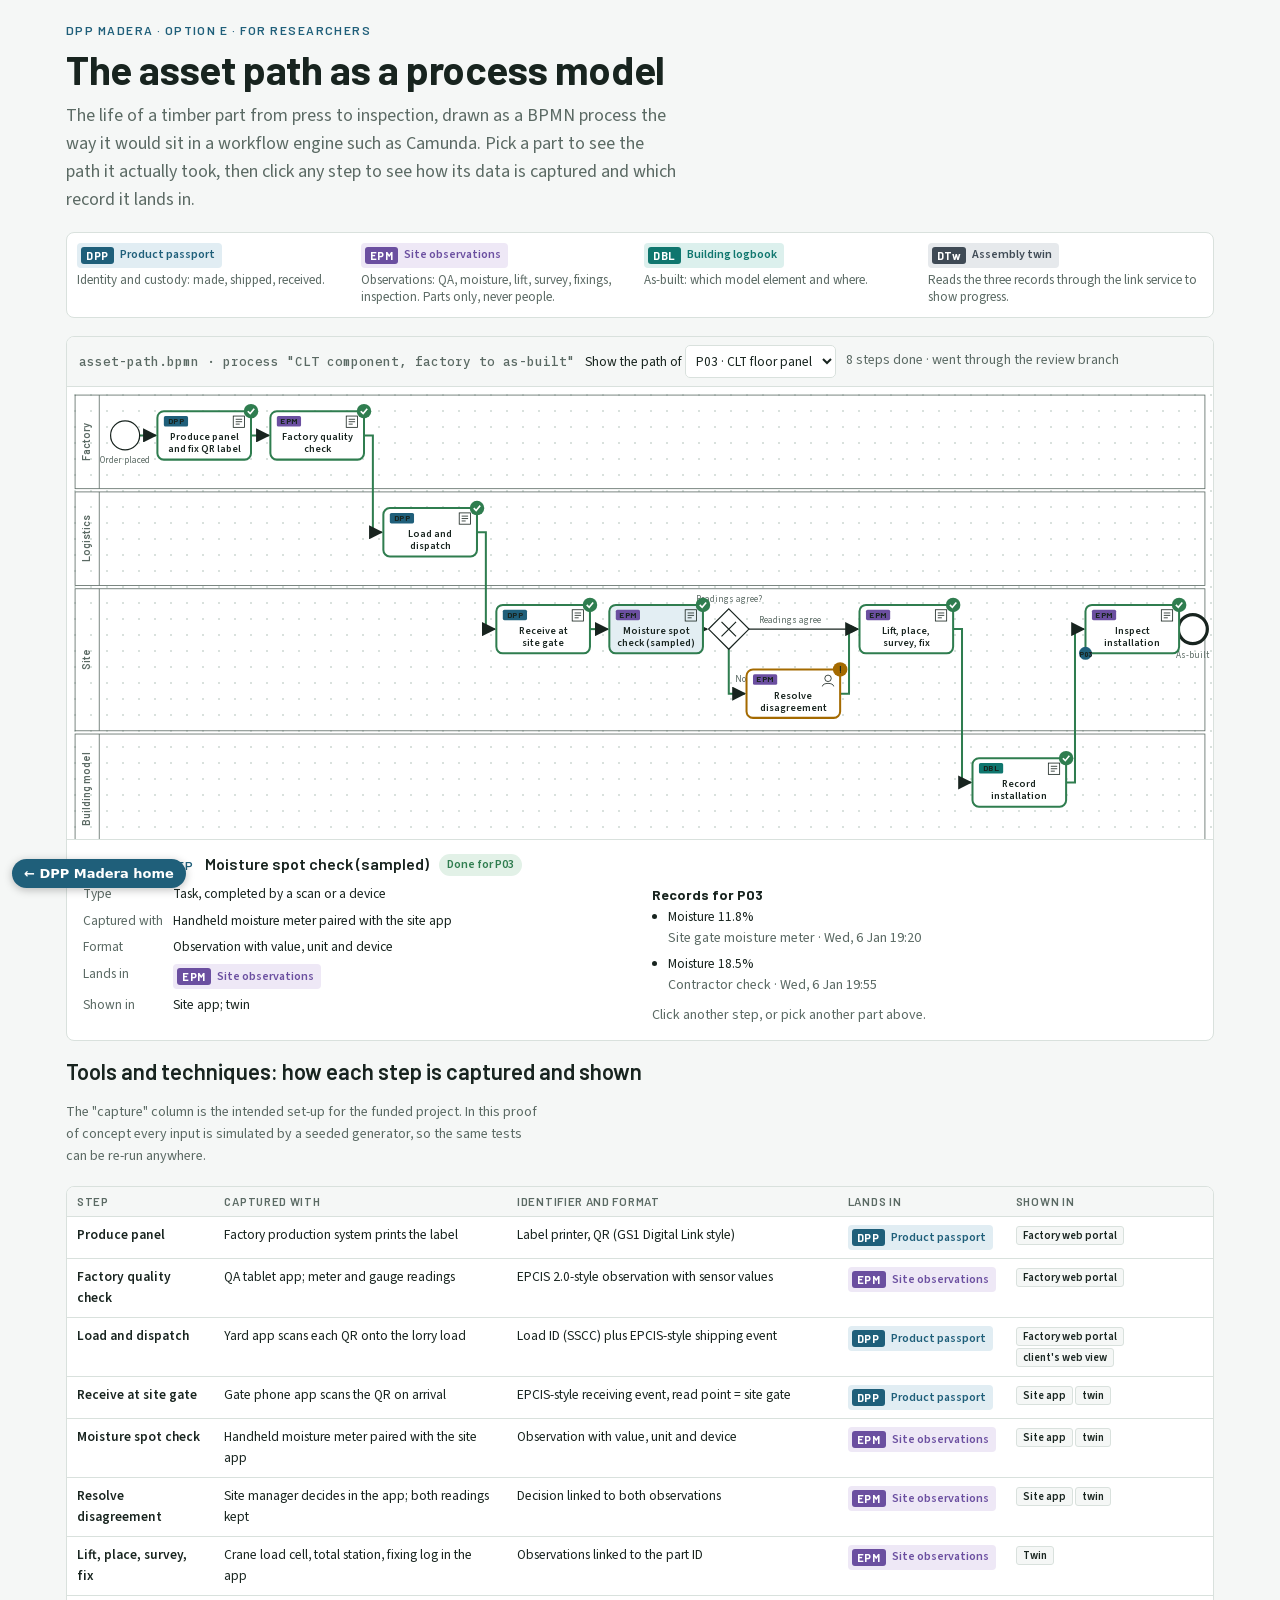
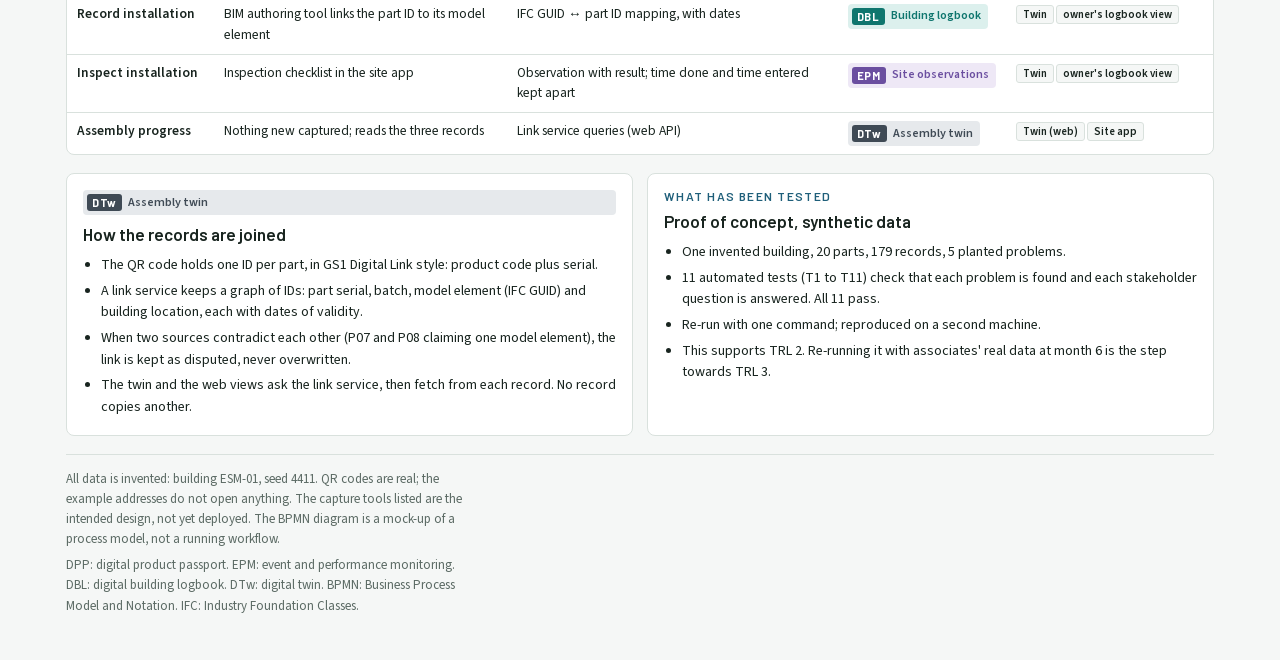
<file: site/mockups/E_asset_path_bpmn.html>
<!doctype html>
<html lang="en-GB">
<head>
<meta charset="utf-8">
<meta name="viewport" content="width=device-width,initial-scale=1">
<title>Asset Path Model</title>

<style>
@font-face {
  font-family: 'Barlow';
  font-style: normal;
  font-weight: 500;
  font-display: swap;
  src: url([data-uri]) format('woff2');
  unicode-range: U+0000-00FF, U+0131, U+0152-0153, U+02BB-02BC, U+02C6, U+02DA, U+02DC, U+0304, U+0308, U+0329, U+2000-206F, U+20AC, U+2122, U+2191, U+2193, U+2212, U+2215, U+FEFF, U+FFFD;
}
@font-face {
  font-family: 'Barlow';
  font-style: normal;
  font-weight: 600;
  font-display: swap;
  src: url([data-uri]) format('woff2');
  unicode-range: U+0000-00FF, U+0131, U+0152-0153, U+02BB-02BC, U+02C6, U+02DA, U+02DC, U+0304, U+0308, U+0329, U+2000-206F, U+20AC, U+2122, U+2191, U+2193, U+2212, U+2215, U+FEFF, U+FFFD;
}
@font-face {
  font-family: 'Barlow';
  font-style: normal;
  font-weight: 700;
  font-display: swap;
  src: url([data-uri]) format('woff2');
  unicode-range: U+0000-00FF, U+0131, U+0152-0153, U+02BB-02BC, U+02C6, U+02DA, U+02DC, U+0304, U+0308, U+0329, U+2000-206F, U+20AC, U+2122, U+2191, U+2193, U+2212, U+2215, U+FEFF, U+FFFD;
}
@font-face {
  font-family: 'IBM Plex Mono';
  font-style: normal;
  font-weight: 400;
  font-display: swap;
  src: url([data-uri]) format('woff2');
  unicode-range: U+0000-00FF, U+0131, U+0152-0153, U+02BB-02BC, U+02C6, U+02DA, U+02DC, U+0304, U+0308, U+0329, U+2000-206F, U+20AC, U+2122, U+2191, U+2193, U+2212, U+2215, U+FEFF, U+FFFD;
}
@font-face {
  font-family: 'IBM Plex Mono';
  font-style: normal;
  font-weight: 500;
  font-display: swap;
  src: url([data-uri]) format('woff2');
  unicode-range: U+0000-00FF, U+0131, U+0152-0153, U+02BB-02BC, U+02C6, U+02DA, U+02DC, U+0304, U+0308, U+0329, U+2000-206F, U+20AC, U+2122, U+2191, U+2193, U+2212, U+2215, U+FEFF, U+FFFD;
}
@font-face {
  font-family: 'Source Sans 3';
  font-style: normal;
  font-weight: 400;
  font-display: swap;
  src: url([data-uri]) format('woff2');
  unicode-range: U+0000-00FF, U+0131, U+0152-0153, U+02BB-02BC, U+02C6, U+02DA, U+02DC, U+0304, U+0308, U+0329, U+2000-206F, U+20AC, U+2122, U+2191, U+2193, U+2212, U+2215, U+FEFF, U+FFFD;
}
@font-face {
  font-family: 'Source Sans 3';
  font-style: normal;
  font-weight: 600;
  font-display: swap;
  src: url([data-uri]) format('woff2');
  unicode-range: U+0000-00FF, U+0131, U+0152-0153, U+02BB-02BC, U+02C6, U+02DA, U+02DC, U+0304, U+0308, U+0329, U+2000-206F, U+20AC, U+2122, U+2191, U+2193, U+2212, U+2215, U+FEFF, U+FFFD;
}
*,*::before,*::after{box-sizing:border-box}
body{margin:0}
img{max-width:100%}
:root{
  --bg:#f5f7f6; --surface:#ffffff; --ink:#18241f; --muted:#5b6a64; --line:#d9e1dd;
  --accent:#1f5f7a; --accent-soft:#e3eef3;
  --dpp:#1f5f7a; --dpp-soft:#e1edf3; --epm:#6b4fa0; --epm-soft:#eee8f6; --dbl:#0f766e; --dbl-soft:#dcf0ed; --dtw:#3f4a55; --dtw-soft:#e6e9ec;
  --ok:#2f7d4f; --ok-soft:#e2f1e7; --warn:#a46a00; --warn-soft:#fbefd6; --bad:#b3362c; --bad-soft:#f8e1de;
  --s-planned:#e7ecea; --s-made:#d6e3ea; --s-move:#b9d3e0; --s-site:#8fbad0; --s-installed:#4f8fae; --s-inspected:#2f7d4f;
  --display:"Barlow","Arial Narrow",Arial,sans-serif; --body:"Source Sans 3","Segoe UI",Helvetica,Arial,sans-serif; --mono:"IBM Plex Mono",ui-monospace,Menlo,Consolas,monospace;
}
@media (prefers-color-scheme:dark){:root:not([data-theme="light"]){
  --bg:#111816; --surface:#18211e; --ink:#e4ece8; --muted:#9aaba4; --line:#2c3833;
  --accent:#7cb8d3; --accent-soft:#1c2f37;
  --dpp:#7cb8d3; --dpp-soft:#1c2f37; --epm:#b9a1e6; --epm-soft:#2a2238; --dbl:#5fcfc2; --dbl-soft:#16322f; --dtw:#b7c2cc; --dtw-soft:#262d33;
  --ok:#6cc08b; --ok-soft:#1b3125; --warn:#e2b04f; --warn-soft:#3a2d12; --bad:#ef8a7f; --bad-soft:#3d1f1c;
  --s-planned:#26302c; --s-made:#2a3b44; --s-move:#2f4e5e; --s-site:#3a6b83; --s-installed:#4f8fae; --s-inspected:#3f9a63; color-scheme:dark}}
:root[data-theme="dark"]{
  --bg:#111816; --surface:#18211e; --ink:#e4ece8; --muted:#9aaba4; --line:#2c3833;
  --accent:#7cb8d3; --accent-soft:#1c2f37;
  --dpp:#7cb8d3; --dpp-soft:#1c2f37; --epm:#b9a1e6; --epm-soft:#2a2238; --dbl:#5fcfc2; --dbl-soft:#16322f; --dtw:#b7c2cc; --dtw-soft:#262d33;
  --ok:#6cc08b; --ok-soft:#1b3125; --warn:#e2b04f; --warn-soft:#3a2d12; --bad:#ef8a7f; --bad-soft:#3d1f1c;
  --s-planned:#26302c; --s-made:#2a3b44; --s-move:#2f4e5e; --s-site:#3a6b83; --s-installed:#4f8fae; --s-inspected:#3f9a63; color-scheme:dark}
[hidden]{display:none!important}
body{background:var(--bg);color:var(--ink);font:16px/1.55 var(--body)}
h1,h2,h3{font-family:var(--display);line-height:1.15;text-wrap:balance;margin:0}
h1{font-size:clamp(28px,4.4vw,40px);font-weight:700;letter-spacing:-.01em}
h2{font-size:22px;font-weight:600} h3{font-size:17px;font-weight:600}
p{margin:0;max-width:68ch}
.eyebrow{font:600 12px/1 var(--display);letter-spacing:.12em;text-transform:uppercase;color:var(--accent)}
.lede{color:var(--muted);font-size:18px}
.note{font-size:14px;color:var(--muted)}
.mono{font-family:var(--mono);font-size:12.5px;word-break:break-all}
a:focus-visible,button:focus-visible,input:focus-visible{outline:2px solid var(--accent);outline-offset:2px;border-radius:2px}
.rec{display:inline-flex;align-items:center;gap:6px;font:600 12px/1 var(--body);padding:4px 7px 4px 4px;border-radius:4px;white-space:nowrap;vertical-align:middle}
.rec b{font:700 11px/1 var(--display);letter-spacing:.06em;color:var(--surface);padding:3px 5px;border-radius:3px}
.rec.solo{padding:2px} .rec.solo b{font-size:10px}
.rec-dpp{background:var(--dpp-soft);color:var(--dpp)} .rec-dpp b{background:var(--dpp)}
.rec-epm{background:var(--epm-soft);color:var(--epm)} .rec-epm b{background:var(--epm)}
.rec-dbl{background:var(--dbl-soft);color:var(--dbl)} .rec-dbl b{background:var(--dbl)}
.rec-dtw{background:var(--dtw-soft);color:var(--dtw)} .rec-dtw b{background:var(--dtw)}
.legend4{display:grid;grid-template-columns:repeat(4,minmax(0,1fr));gap:8px;background:var(--surface);border:1px solid var(--line);border-radius:8px;padding:10px}
.legend4 div{display:flex;flex-direction:column;gap:4px;font-size:13px;color:var(--muted);line-height:1.35;min-width:0}
.legend4 .rec{align-self:flex-start}
.badge{display:inline-flex;align-items:center;gap:6px;font:600 12px/1 var(--body);padding:5px 8px;border-radius:99px;white-space:nowrap}
.b-ok{background:var(--ok-soft);color:var(--ok)} .b-warn{background:var(--warn-soft);color:var(--warn)} .b-bad{background:var(--bad-soft);color:var(--bad)} .b-info{background:var(--accent-soft);color:var(--accent)}
.card{background:var(--surface);border:1px solid var(--line);border-radius:8px;padding:16px;display:flex;flex-direction:column;gap:10px;min-width:0}
.qr{background:#fff;padding:5px;border-radius:4px;border:1px solid var(--line);flex:none;display:inline-block;line-height:0}
.qr svg{display:block} .qr path{fill:#111}
.chip{width:48px;height:48px;border-radius:6px;background:repeating-linear-gradient(90deg,#c9a26b 0 6px,#b98f58 6px 7px,#d1ac77 7px 13px);display:grid;place-items:center;font:700 14px/1 var(--display);color:#2a1d0c;flex:none}
footer{border-top:1px solid var(--line);padding-top:14px;display:flex;flex-direction:column;gap:6px;font-size:13px;color:var(--muted)}
@media (max-width:820px){.legend4{grid-template-columns:repeat(2,minmax(0,1fr))}}
@media (prefers-reduced-motion:reduce){*{transition:none!important;animation:none!important}}

/* Layout: a process-modeller canvas (BPMN, Camunda-style) on top, a properties panel beside it, then the tools-and-techniques matrix. */
.wrap{max-width:1180px;margin:0 auto;padding-left:max(16px,env(safe-area-inset-left,0px));padding-right:max(16px,env(safe-area-inset-right,0px));padding-block:24px 44px;display:flex;flex-direction:column;gap:18px}
.modeller{display:grid;grid-template-columns:minmax(0,1fr);border:1px solid var(--line);border-radius:8px;overflow:hidden;background:var(--surface)}
.modeller>*{min-width:0}
.bar{grid-column:1/-1;display:flex;gap:10px;align-items:center;flex-wrap:wrap;padding:8px 12px;border-bottom:1px solid var(--line);background:var(--bg);font-size:13.5px}
.bar .file{font:500 12.5px/1 var(--mono);color:var(--muted)}
.bar select{font:inherit;padding:5px 6px;border-radius:5px;border:1px solid var(--line);background:var(--surface);color:var(--ink)}
.canvas{overflow-x:auto;background-color:var(--surface);background-image:radial-gradient(var(--line) 1px,transparent 1px);background-size:16px 16px}
.canvas svg{display:block;width:100%;min-width:900px;height:auto}
svg text{font-family:var(--body);fill:var(--ink)}
.lane rect{fill:none;stroke:var(--muted);stroke-width:1}
.lane text{font:600 13px var(--display);fill:var(--muted)}
.edge{fill:none;stroke:var(--ink);stroke-width:1.5}
.edge.done{stroke:var(--ok);stroke-width:2.5}
.edge.miss{stroke:var(--bad);stroke-dasharray:6 4;stroke-width:2}
.task rect.box{fill:var(--surface);stroke:var(--ink);stroke-width:1.5;rx:8}
.task{cursor:pointer}
.task .band{height:6px}
.task.done rect.box{stroke:var(--ok);stroke-width:2.5}
.task.miss rect.box{stroke:var(--bad);stroke-width:2.5;stroke-dasharray:6 4}
.task.flag rect.box{stroke:var(--warn);stroke-width:2.5}
.task.skip{opacity:.45}
.task.sel rect.box{fill:var(--accent-soft)}
.task:focus-visible{outline:none} .task:focus-visible rect.box{stroke:var(--accent);stroke-width:3}
.task text.t{font:600 12.5px var(--body)}
.task text.r{font:700 10px var(--display);letter-spacing:.05em}
.ev circle{fill:var(--surface);stroke:var(--ink);stroke-width:1.5}
.ev.end circle{stroke-width:4}
.gw path{fill:var(--surface);stroke:var(--ink);stroke-width:1.5}
.lbl{font:500 11.5px var(--body);fill:var(--muted)}
.token{fill:var(--accent)}
.props{border-top:1px solid var(--line);padding:14px 16px;display:grid;grid-template-columns:minmax(0,1fr) minmax(0,1fr);gap:8px 24px;font-size:14px;align-items:start}
.props>*{min-width:0}
.props .hd{grid-column:1/-1;display:flex;gap:10px;align-items:center;flex-wrap:wrap}
.props h3{font-size:16px}
.props dl{margin:0;display:grid;grid-template-columns:auto minmax(0,1fr);gap:6px 10px;font-size:13.5px}
.props dt{color:var(--muted)} .props dd{margin:0;min-width:0}
.props ul{margin:0;padding-left:16px;display:flex;flex-direction:column;gap:4px;font-size:13.5px}
.matrix{overflow-x:auto;border:1px solid var(--line);border-radius:8px;background:var(--surface)}
table{border-collapse:collapse;width:100%;font-size:13.5px}
th,td{padding:8px 10px;text-align:left;border-bottom:1px solid var(--line);vertical-align:top}
th{font:600 11.5px/1.2 var(--display);letter-spacing:.06em;text-transform:uppercase;color:var(--muted);background:var(--bg)}
tr:last-child td{border-bottom:0}
td .chan{display:inline-block;font:600 11px/1 var(--body);padding:3px 6px;border-radius:3px;background:var(--bg);border:1px solid var(--line);margin:1px 2px 1px 0}
.two{display:grid;grid-template-columns:repeat(2,minmax(0,1fr));gap:14px}
@media (max-width:900px){.props{grid-template-columns:minmax(0,1fr)} .two{grid-template-columns:minmax(0,1fr)}}
</style>
</head>
<body><a href="../index.html" class="dppm-home" style="position:fixed;left:12px;bottom:12px;z-index:9999;background:#1f5f7a;color:#fff;font:600 13px/1 system-ui,sans-serif;padding:8px 12px;border-radius:99px;text-decoration:none;box-shadow:0 2px 8px rgba(0,0,0,.25)">&larr; DPP Madera home</a><style>@media print{.dppm-home{display:none!important}}</style>

<div class="wrap">
<header style="display:flex;flex-direction:column;gap:10px">
  <div class="eyebrow">DPP Madera · option E · for researchers</div>
  <h1>The asset path as a process model</h1>
  <p class="lede">The life of a timber part from press to inspection, drawn as a BPMN process the way it would sit in a workflow engine such as Camunda. Pick a part to see the path it actually took, then click any step to see how its data is captured and which record it lands in.</p>
</header>
<div class="legend4" aria-label="The four records">
  <div><span class="rec rec-dpp"><b>DPP</b>Product passport</span>Identity and custody: made, shipped, received.</div>
  <div><span class="rec rec-epm"><b>EPM</b>Site observations</span>Observations: QA, moisture, lift, survey, fixings, inspection. Parts only, never people.</div>
  <div><span class="rec rec-dbl"><b>DBL</b>Building logbook</span>As-built: which model element and where.</div>
  <div><span class="rec rec-dtw"><b>DTw</b>Assembly twin</span>Reads the three records through the link service to show progress.</div>
</div>
<div class="modeller">
  <div class="bar"><span class="file">asset-path.bpmn · process "CLT component, factory to as-built"</span><label for="part">Show the path of <select id="part"></select></label><span class="note" id="pathnote"></span></div>
  <div class="canvas"><svg id="bpmn" width="1420" height="560" viewBox="0 0 1420 560" role="img" aria-label="BPMN diagram of the asset path"></svg></div>
  <aside class="props" id="props" aria-live="polite"></aside>
</div>
<h2>Tools and techniques: how each step is captured and shown</h2>
<p class="note">The "capture" column is the intended set-up for the funded project. In this proof of concept every input is simulated by a seeded generator, so the same tests can be re-run anywhere.</p>
<div class="matrix"><table id="matrix"><thead><tr><th>Step</th><th>Captured with</th><th>Identifier and format</th><th>Lands in</th><th>Shown in</th></tr></thead><tbody></tbody></table></div>
<div class="two">
  <div class="card"><span class="rec rec-dtw"><b>DTw</b>Assembly twin</span><h3>How the records are joined</h3><ul style="margin:0;padding-left:18px;font-size:14px;display:flex;flex-direction:column;gap:4px">
    <li>The QR code holds one ID per part, in GS1 Digital Link style: product code plus serial.</li>
    <li>A link service keeps a graph of IDs: part serial, batch, model element (IFC GUID) and building location, each with dates of validity.</li>
    <li>When two sources contradict each other (P07 and P08 claiming one model element), the link is kept as disputed, never overwritten.</li>
    <li>The twin and the web views ask the link service, then fetch from each record. No record copies another.</li></ul></div>
  <div class="card"><span class="eyebrow">What has been tested</span><h3>Proof of concept, synthetic data</h3><ul style="margin:0;padding-left:18px;font-size:14px;display:flex;flex-direction:column;gap:4px">
    <li>One invented building, 20 parts, 179 records, 5 planted problems.</li>
    <li>11 automated tests (T1 to T11) check that each problem is found and each stakeholder question is answered. All 11 pass.</li>
    <li>Re-run with one command; reproduced on a second machine.</li>
    <li>This supports TRL 2. Re-running it with associates' real data at month 6 is the step towards TRL 3.</li></ul></div>
</div>
<footer>
  <p>All data is invented: building ESM-01, seed 4411. QR codes are real; the example addresses do not open anything. The capture tools listed are the intended design, not yet deployed. The BPMN diagram is a mock-up of a process model, not a running workflow.</p>
  <p>DPP: digital product passport. EPM: event and performance monitoring. DBL: digital building logbook. DTw: digital twin. BPMN: Business Process Model and Notation. IFC: Industry Foundation Classes.</p>
</footer>
</div>
<script>
const DATA = {"parts":{"C01":{"kind":"connector_set","storey":1,"zone":"L1-S","seq":1,"m":{"made":"2027-01-04T09:00","checked":"2027-01-04T10:00","shipped":"2027-01-06T15:00","received":"2027-01-06T19:00","installed":"2027-01-12T09:25","inspected":"2027-01-12T11:00"},"iid":"https://id.dppmadera.example/01/07800001000053/21/C01-82057","qr":[33,"M0 0h7v1h-7zM8 0h1v1h-1zM13 0h2v1h-2zM18 0h6v1h-6zM26 0h7v1h-7zM0 1h1v1h-1zM6 1h1v1h-1zM8 1h2v1h-2zM13 1h1v1h-1zM16 1h2v1h-2zM20 1h1v1h-1zM22 1h2v1h-2zM26 1h1v1h-1zM32 1h1v1h-1zM0 2h1v1h-1zM2 2h3v1h-3zM6 2h1v1h-1zM10 2h3v1h-3zM15 2h1v1h-1zM18 2h1v1h-1zM20 2h1v1h-1zM26 2h1v1h-1zM28 2h3v1h-3zM32 2h1v1h-1zM0 3h1v1h-1zM2 3h3v1h-3zM6 3h1v1h-1zM8 3h1v1h-1zM10 3h1v1h-1zM14 3h1v1h-1zM17 3h4v1h-4zM26 3h1v1h-1zM28 3h3v1h-3zM32 3h1v1h-1zM0 4h1v1h-1zM2 4h3v1h-3zM6 4h1v1h-1zM9 4h1v1h-1zM12 4h1v1h-1zM14 4h1v1h-1zM17 4h1v1h-1zM19 4h2v1h-2zM22 4h1v1h-1zM26 4h1v1h-1zM28 4h3v1h-3zM32 4h1v1h-1zM0 5h1v1h-1zM6 5h1v1h-1zM9 5h2v1h-2zM13 5h1v1h-1zM16 5h1v1h-1zM18 5h2v1h-2zM22 5h1v1h-1zM26 5h1v1h-1zM32 5h1v1h-1zM0 6h7v1h-7zM8 6h1v1h-1zM10 6h1v1h-1zM12 6h1v1h-1zM14 6h1v1h-1zM16 6h1v1h-1zM18 6h1v1h-1zM20 6h1v1h-1zM22 6h1v1h-1zM24 6h1v1h-1zM26 6h7v1h-7zM8 7h1v1h-1zM10 7h2v1h-2zM14 7h1v1h-1zM17 7h2v1h-2zM20 7h1v1h-1zM23 7h1v1h-1zM0 8h1v1h-1zM2 8h2v1h-2zM5 8h3v1h-3zM10 8h1v1h-1zM12 8h1v1h-1zM16 8h4v1h-4zM21 8h1v1h-1zM24 8h1v1h-1zM26 8h1v1h-1zM29 8h1v1h-1zM31 8h2v1h-2zM1 9h3v1h-3zM5 9h1v1h-1zM7 9h1v1h-1zM12 9h1v1h-1zM14 9h1v1h-1zM17 9h1v1h-1zM19 9h1v1h-1zM21 9h1v1h-1zM23 9h1v1h-1zM26 9h2v1h-2zM29 9h4v1h-4zM0 10h1v1h-1zM4 10h5v1h-5zM12 10h1v1h-1zM14 10h1v1h-1zM16 10h3v1h-3zM21 10h1v1h-1zM23 10h1v1h-1zM26 10h4v1h-4zM32 10h1v1h-1zM0 11h1v1h-1zM9 11h2v1h-2zM13 11h2v1h-2zM18 11h2v1h-2zM24 11h2v1h-2zM27 11h1v1h-1zM29 11h1v1h-1zM31 11h1v1h-1zM1 12h2v1h-2zM4 12h3v1h-3zM9 12h1v1h-1zM15 12h1v1h-1zM17 12h2v1h-2zM20 12h1v1h-1zM28 12h2v1h-2zM0 13h1v1h-1zM3 13h2v1h-2zM9 13h1v1h-1zM13 13h1v1h-1zM18 13h4v1h-4zM25 13h1v1h-1zM31 13h1v1h-1zM1 14h2v1h-2zM6 14h2v1h-2zM11 14h4v1h-4zM19 14h2v1h-2zM26 14h1v1h-1zM28 14h3v1h-3zM2 15h1v1h-1zM5 15h1v1h-1zM8 15h1v1h-1zM10 15h3v1h-3zM14 15h1v1h-1zM16 15h1v1h-1zM18 15h2v1h-2zM21 15h2v1h-2zM24 15h4v1h-4zM30 15h1v1h-1zM2 16h1v1h-1zM4 16h1v1h-1zM6 16h2v1h-2zM10 16h1v1h-1zM13 16h1v1h-1zM18 16h1v1h-1zM20 16h4v1h-4zM25 16h2v1h-2zM28 16h1v1h-1zM30 16h1v1h-1zM2 17h1v1h-1zM7 17h2v1h-2zM15 17h1v1h-1zM17 17h1v1h-1zM20 17h7v1h-7zM28 17h2v1h-2zM32 17h1v1h-1zM0 18h7v1h-7zM9 18h5v1h-5zM15 18h1v1h-1zM18 18h1v1h-1zM22 18h1v1h-1zM24 18h1v1h-1zM27 18h2v1h-2zM30 18h1v1h-1zM3 19h1v1h-1zM5 19h1v1h-1zM9 19h1v1h-1zM11 19h1v1h-1zM16 19h2v1h-2zM19 19h2v1h-2zM22 19h1v1h-1zM24 19h3v1h-3zM28 19h1v1h-1zM31 19h1v1h-1zM1 20h1v1h-1zM3 20h2v1h-2zM6 20h1v1h-1zM9 20h1v1h-1zM11 20h1v1h-1zM13 20h3v1h-3zM17 20h1v1h-1zM19 20h1v1h-1zM21 20h5v1h-5zM27 20h1v1h-1zM29 20h2v1h-2zM32 20h1v1h-1zM0 21h2v1h-2zM3 21h1v1h-1zM5 21h1v1h-1zM8 21h1v1h-1zM13 21h1v1h-1zM20 21h8v1h-8zM32 21h1v1h-1zM2 22h1v1h-1zM5 22h3v1h-3zM11 22h4v1h-4zM16 22h2v1h-2zM23 22h1v1h-1zM29 22h1v1h-1zM31 22h2v1h-2zM1 23h1v1h-1zM5 23h1v1h-1zM7 23h1v1h-1zM9 23h5v1h-5zM18 23h1v1h-1zM20 23h1v1h-1zM28 23h1v1h-1zM32 23h1v1h-1zM0 24h1v1h-1zM2 24h2v1h-2zM6 24h2v1h-2zM9 24h2v1h-2zM14 24h2v1h-2zM17 24h1v1h-1zM19 24h2v1h-2zM22 24h1v1h-1zM24 24h6v1h-6zM32 24h1v1h-1zM8 25h2v1h-2zM11 25h1v1h-1zM14 25h4v1h-4zM19 25h1v1h-1zM23 25h2v1h-2zM28 25h2v1h-2zM0 26h7v1h-7zM8 26h3v1h-3zM12 26h1v1h-1zM16 26h2v1h-2zM19 26h6v1h-6zM26 26h1v1h-1zM28 26h1v1h-1zM31 26h1v1h-1zM0 27h1v1h-1zM6 27h1v1h-1zM8 27h1v1h-1zM12 27h1v1h-1zM14 27h2v1h-2zM18 27h1v1h-1zM20 27h2v1h-2zM24 27h1v1h-1zM28 27h4v1h-4zM0 28h1v1h-1zM2 28h3v1h-3zM6 28h1v1h-1zM10 28h1v1h-1zM12 28h1v1h-1zM16 28h1v1h-1zM20 28h2v1h-2zM23 28h6v1h-6zM30 28h1v1h-1zM32 28h1v1h-1zM0 29h1v1h-1zM2 29h3v1h-3zM6 29h1v1h-1zM8 29h2v1h-2zM14 29h5v1h-5zM27 29h1v1h-1zM32 29h1v1h-1zM0 30h1v1h-1zM2 30h3v1h-3zM6 30h1v1h-1zM8 30h2v1h-2zM11 30h1v1h-1zM13 30h1v1h-1zM15 30h1v1h-1zM20 30h5v1h-5zM26 30h2v1h-2zM30 30h1v1h-1zM0 31h1v1h-1zM6 31h1v1h-1zM10 31h3v1h-3zM14 31h1v1h-1zM17 31h2v1h-2zM20 31h1v1h-1zM24 31h1v1h-1zM26 31h4v1h-4zM32 31h1v1h-1zM0 32h7v1h-7zM8 32h1v1h-1zM11 32h1v1h-1zM14 32h1v1h-1zM17 32h3v1h-3zM21 32h1v1h-1zM25 32h1v1h-1zM28 32h3v1h-3z"],"guid":"2zxhTSUMX68uubYkEcjmbP","batch":"L27-01234","dbl":{"t":"2027-01-12T09:25","seq":1,"guid":"2zxhTSUMX68uubYkEcjmbP"}},"G01":{"kind":"glulam_column","storey":1,"zone":"L1-N","seq":2,"m":{"made":"2027-01-04T10:00","checked":"2027-01-04T11:00","shipped":"2027-01-06T15:00","received":"2027-01-06T19:00","installed":"2027-01-12T09:55","inspected":"2027-01-12T11:30"},"iid":"https://id.dppmadera.example/01/07800001000046/21/G01-65936","qr":[33,"M0 0h7v1h-7zM8 0h2v1h-2zM13 0h2v1h-2zM18 0h6v1h-6zM26 0h7v1h-7zM0 1h1v1h-1zM6 1h1v1h-1zM8 1h1v1h-1zM10 1h1v1h-1zM13 1h1v1h-1zM16 1h2v1h-2zM20 1h1v1h-1zM22 1h2v1h-2zM26 1h1v1h-1zM32 1h1v1h-1zM0 2h1v1h-1zM2 2h3v1h-3zM6 2h1v1h-1zM9 2h4v1h-4zM15 2h1v1h-1zM18 2h1v1h-1zM20 2h1v1h-1zM22 2h1v1h-1zM26 2h1v1h-1zM28 2h3v1h-3zM32 2h1v1h-1zM0 3h1v1h-1zM2 3h3v1h-3zM6 3h1v1h-1zM8 3h1v1h-1zM10 3h1v1h-1zM12 3h1v1h-1zM14 3h1v1h-1zM17 3h4v1h-4zM26 3h1v1h-1zM28 3h3v1h-3zM32 3h1v1h-1zM0 4h1v1h-1zM2 4h3v1h-3zM6 4h1v1h-1zM9 4h4v1h-4zM14 4h1v1h-1zM17 4h1v1h-1zM19 4h2v1h-2zM22 4h1v1h-1zM26 4h1v1h-1zM28 4h3v1h-3zM32 4h1v1h-1zM0 5h1v1h-1zM6 5h1v1h-1zM9 5h2v1h-2zM13 5h1v1h-1zM16 5h1v1h-1zM18 5h2v1h-2zM22 5h1v1h-1zM26 5h1v1h-1zM32 5h1v1h-1zM0 6h7v1h-7zM8 6h1v1h-1zM10 6h1v1h-1zM12 6h1v1h-1zM14 6h1v1h-1zM16 6h1v1h-1zM18 6h1v1h-1zM20 6h1v1h-1zM22 6h1v1h-1zM24 6h1v1h-1zM26 6h7v1h-7zM8 7h1v1h-1zM10 7h3v1h-3zM14 7h1v1h-1zM17 7h2v1h-2zM20 7h1v1h-1zM23 7h1v1h-1zM0 8h1v1h-1zM2 8h2v1h-2zM5 8h3v1h-3zM10 8h1v1h-1zM12 8h1v1h-1zM16 8h4v1h-4zM21 8h1v1h-1zM24 8h1v1h-1zM26 8h1v1h-1zM29 8h1v1h-1zM31 8h2v1h-2zM0 9h4v1h-4zM5 9h1v1h-1zM7 9h1v1h-1zM9 9h1v1h-1zM12 9h1v1h-1zM14 9h1v1h-1zM17 9h1v1h-1zM19 9h1v1h-1zM21 9h1v1h-1zM23 9h1v1h-1zM26 9h2v1h-2zM29 9h4v1h-4zM0 10h2v1h-2zM4 10h1v1h-1zM6 10h3v1h-3zM12 10h1v1h-1zM14 10h1v1h-1zM16 10h3v1h-3zM21 10h3v1h-3zM26 10h4v1h-4zM32 10h1v1h-1zM5 11h1v1h-1zM9 11h2v1h-2zM13 11h2v1h-2zM18 11h2v1h-2zM22 11h1v1h-1zM24 11h2v1h-2zM27 11h1v1h-1zM29 11h1v1h-1zM31 11h1v1h-1zM0 12h3v1h-3zM4 12h3v1h-3zM9 12h1v1h-1zM12 12h1v1h-1zM15 12h1v1h-1zM17 12h2v1h-2zM20 12h1v1h-1zM28 12h2v1h-2zM0 13h1v1h-1zM2 13h1v1h-1zM4 13h1v1h-1zM7 13h1v1h-1zM9 13h1v1h-1zM11 13h3v1h-3zM18 13h4v1h-4zM25 13h1v1h-1zM31 13h1v1h-1zM1 14h1v1h-1zM3 14h1v1h-1zM6 14h1v1h-1zM13 14h2v1h-2zM16 14h1v1h-1zM19 14h2v1h-2zM26 14h1v1h-1zM28 14h3v1h-3zM2 15h2v1h-2zM5 15h1v1h-1zM8 15h1v1h-1zM10 15h3v1h-3zM14 15h1v1h-1zM16 15h1v1h-1zM18 15h5v1h-5zM24 15h4v1h-4zM30 15h1v1h-1zM4 16h1v1h-1zM6 16h2v1h-2zM10 16h1v1h-1zM13 16h1v1h-1zM18 16h1v1h-1zM20 16h4v1h-4zM25 16h2v1h-2zM28 16h1v1h-1zM30 16h1v1h-1zM0 17h1v1h-1zM2 17h1v1h-1zM4 17h1v1h-1zM7 17h2v1h-2zM13 17h1v1h-1zM15 17h1v1h-1zM20 17h7v1h-7zM28 17h2v1h-2zM32 17h1v1h-1zM0 18h4v1h-4zM5 18h2v1h-2zM10 18h3v1h-3zM15 18h1v1h-1zM17 18h1v1h-1zM22 18h1v1h-1zM24 18h1v1h-1zM27 18h2v1h-2zM30 18h1v1h-1zM0 19h1v1h-1zM3 19h2v1h-2zM10 19h2v1h-2zM13 19h2v1h-2zM16 19h2v1h-2zM19 19h2v1h-2zM22 19h1v1h-1zM24 19h3v1h-3zM28 19h1v1h-1zM31 19h1v1h-1zM3 20h1v1h-1zM6 20h1v1h-1zM8 20h4v1h-4zM14 20h2v1h-2zM17 20h1v1h-1zM19 20h1v1h-1zM21 20h5v1h-5zM27 20h1v1h-1zM29 20h2v1h-2zM32 20h1v1h-1zM0 21h1v1h-1zM5 21h1v1h-1zM8 21h1v1h-1zM10 21h1v1h-1zM13 21h2v1h-2zM20 21h8v1h-8zM32 21h1v1h-1zM3 22h1v1h-1zM5 22h4v1h-4zM12 22h3v1h-3zM16 22h2v1h-2zM23 22h1v1h-1zM29 22h1v1h-1zM31 22h2v1h-2zM1 23h1v1h-1zM3 23h1v1h-1zM5 23h1v1h-1zM9 23h5v1h-5zM15 23h2v1h-2zM18 23h1v1h-1zM20 23h1v1h-1zM28 23h1v1h-1zM32 23h1v1h-1zM0 24h1v1h-1zM2 24h2v1h-2zM6 24h1v1h-1zM9 24h3v1h-3zM14 24h2v1h-2zM17 24h1v1h-1zM19 24h2v1h-2zM22 24h1v1h-1zM24 24h6v1h-6zM32 24h1v1h-1zM8 25h1v1h-1zM11 25h1v1h-1zM14 25h4v1h-4zM19 25h1v1h-1zM23 25h2v1h-2zM28 25h2v1h-2zM0 26h7v1h-7zM8 26h1v1h-1zM12 26h3v1h-3zM16 26h1v1h-1zM18 26h7v1h-7zM26 26h1v1h-1zM28 26h1v1h-1zM31 26h1v1h-1zM0 27h1v1h-1zM6 27h1v1h-1zM8 27h3v1h-3zM12 27h1v1h-1zM15 27h1v1h-1zM20 27h2v1h-2zM24 27h1v1h-1zM28 27h4v1h-4zM0 28h1v1h-1zM2 28h3v1h-3zM6 28h1v1h-1zM10 28h1v1h-1zM14 28h1v1h-1zM16 28h1v1h-1zM20 28h2v1h-2zM23 28h6v1h-6zM30 28h1v1h-1zM32 28h1v1h-1zM0 29h1v1h-1zM2 29h3v1h-3zM6 29h1v1h-1zM8 29h4v1h-4zM15 29h4v1h-4zM27 29h1v1h-1zM32 29h1v1h-1zM0 30h1v1h-1zM2 30h3v1h-3zM6 30h1v1h-1zM8 30h2v1h-2zM11 30h3v1h-3zM15 30h2v1h-2zM20 30h5v1h-5zM26 30h2v1h-2zM30 30h1v1h-1zM0 31h1v1h-1zM6 31h1v1h-1zM10 31h2v1h-2zM14 31h1v1h-1zM17 31h2v1h-2zM20 31h1v1h-1zM24 31h1v1h-1zM26 31h4v1h-4zM32 31h1v1h-1zM0 32h7v1h-7zM8 32h1v1h-1zM11 32h1v1h-1zM14 32h2v1h-2zM17 32h3v1h-3zM21 32h1v1h-1zM25 32h1v1h-1zM28 32h3v1h-3z"],"guid":"1ZWQ$us$H3KPep5FqkWHDM","batch":"L27-01998","dbl":{"t":"2027-01-12T09:55","seq":2,"guid":"1ZWQ$us$H3KPep5FqkWHDM"}},"G02":{"kind":"glulam_beam","storey":1,"zone":"L1-N","seq":3,"m":{"made":"2027-01-04T11:00","checked":"2027-01-04T12:00","received":"2027-01-06T19:00","installed":"2027-01-12T10:25","inspected":"2027-01-12T12:00"},"iid":"https://id.dppmadera.example/01/07800001000039/21/G02-64648","qr":[33,"M0 0h7v1h-7zM8 0h1v1h-1zM13 0h2v1h-2zM18 0h6v1h-6zM26 0h7v1h-7zM0 1h1v1h-1zM6 1h1v1h-1zM8 1h3v1h-3zM13 1h1v1h-1zM16 1h1v1h-1zM20 1h2v1h-2zM23 1h1v1h-1zM26 1h1v1h-1zM32 1h1v1h-1zM0 2h1v1h-1zM2 2h3v1h-3zM6 2h1v1h-1zM10 2h3v1h-3zM15 2h1v1h-1zM20 2h1v1h-1zM26 2h1v1h-1zM28 2h3v1h-3zM32 2h1v1h-1zM0 3h1v1h-1zM2 3h3v1h-3zM6 3h1v1h-1zM8 3h3v1h-3zM12 3h1v1h-1zM14 3h1v1h-1zM17 3h4v1h-4zM26 3h1v1h-1zM28 3h3v1h-3zM32 3h1v1h-1zM0 4h1v1h-1zM2 4h3v1h-3zM6 4h1v1h-1zM9 4h1v1h-1zM11 4h1v1h-1zM14 4h1v1h-1zM17 4h1v1h-1zM19 4h2v1h-2zM22 4h1v1h-1zM26 4h1v1h-1zM28 4h3v1h-3zM32 4h1v1h-1zM0 5h1v1h-1zM6 5h1v1h-1zM9 5h2v1h-2zM13 5h1v1h-1zM16 5h1v1h-1zM18 5h2v1h-2zM22 5h1v1h-1zM26 5h1v1h-1zM32 5h1v1h-1zM0 6h7v1h-7zM8 6h1v1h-1zM10 6h1v1h-1zM12 6h1v1h-1zM14 6h1v1h-1zM16 6h1v1h-1zM18 6h1v1h-1zM20 6h1v1h-1zM22 6h1v1h-1zM24 6h1v1h-1zM26 6h7v1h-7zM8 7h1v1h-1zM10 7h1v1h-1zM14 7h1v1h-1zM17 7h2v1h-2zM20 7h1v1h-1zM23 7h1v1h-1zM0 8h1v1h-1zM2 8h2v1h-2zM5 8h3v1h-3zM10 8h1v1h-1zM12 8h1v1h-1zM16 8h4v1h-4zM21 8h1v1h-1zM24 8h1v1h-1zM26 8h1v1h-1zM29 8h1v1h-1zM31 8h2v1h-2zM0 9h6v1h-6zM7 9h1v1h-1zM12 9h1v1h-1zM14 9h1v1h-1zM17 9h1v1h-1zM19 9h1v1h-1zM23 9h1v1h-1zM26 9h2v1h-2zM29 9h4v1h-4zM1 10h1v1h-1zM4 10h5v1h-5zM10 10h1v1h-1zM12 10h1v1h-1zM14 10h1v1h-1zM16 10h3v1h-3zM23 10h1v1h-1zM26 10h4v1h-4zM32 10h1v1h-1zM0 11h2v1h-2zM4 11h1v1h-1zM9 11h2v1h-2zM13 11h2v1h-2zM18 11h2v1h-2zM24 11h2v1h-2zM27 11h1v1h-1zM29 11h1v1h-1zM31 11h1v1h-1zM2 12h1v1h-1zM6 12h1v1h-1zM8 12h3v1h-3zM15 12h1v1h-1zM17 12h2v1h-2zM20 12h1v1h-1zM28 12h2v1h-2zM0 13h1v1h-1zM2 13h4v1h-4zM7 13h1v1h-1zM9 13h2v1h-2zM12 13h2v1h-2zM18 13h4v1h-4zM25 13h1v1h-1zM31 13h1v1h-1zM1 14h1v1h-1zM6 14h1v1h-1zM12 14h3v1h-3zM16 14h1v1h-1zM19 14h2v1h-2zM26 14h1v1h-1zM28 14h3v1h-3zM5 15h1v1h-1zM8 15h1v1h-1zM10 15h3v1h-3zM14 15h2v1h-2zM18 15h5v1h-5zM24 15h4v1h-4zM30 15h1v1h-1zM2 16h1v1h-1zM4 16h1v1h-1zM6 16h1v1h-1zM10 16h2v1h-2zM13 16h1v1h-1zM15 16h1v1h-1zM18 16h1v1h-1zM20 16h4v1h-4zM25 16h2v1h-2zM28 16h1v1h-1zM30 16h1v1h-1zM0 17h1v1h-1zM2 17h1v1h-1zM7 17h3v1h-3zM13 17h1v1h-1zM15 17h1v1h-1zM20 17h7v1h-7zM28 17h2v1h-2zM32 17h1v1h-1zM0 18h1v1h-1zM2 18h3v1h-3zM6 18h1v1h-1zM9 18h1v1h-1zM11 18h2v1h-2zM14 18h2v1h-2zM17 18h1v1h-1zM22 18h1v1h-1zM24 18h1v1h-1zM27 18h2v1h-2zM30 18h1v1h-1zM0 19h1v1h-1zM3 19h1v1h-1zM5 19h1v1h-1zM11 19h1v1h-1zM13 19h2v1h-2zM16 19h2v1h-2zM19 19h2v1h-2zM22 19h1v1h-1zM24 19h3v1h-3zM28 19h1v1h-1zM31 19h1v1h-1zM1 20h1v1h-1zM3 20h2v1h-2zM6 20h1v1h-1zM9 20h1v1h-1zM11 20h3v1h-3zM15 20h1v1h-1zM17 20h1v1h-1zM19 20h1v1h-1zM21 20h5v1h-5zM27 20h1v1h-1zM29 20h2v1h-2zM32 20h1v1h-1zM0 21h1v1h-1zM2 21h2v1h-2zM8 21h1v1h-1zM10 21h5v1h-5zM20 21h8v1h-8zM32 21h1v1h-1zM2 22h2v1h-2zM5 22h2v1h-2zM11 22h1v1h-1zM13 22h2v1h-2zM17 22h1v1h-1zM23 22h1v1h-1zM29 22h1v1h-1zM31 22h2v1h-2zM1 23h3v1h-3zM5 23h1v1h-1zM7 23h1v1h-1zM9 23h2v1h-2zM13 23h1v1h-1zM18 23h1v1h-1zM20 23h1v1h-1zM28 23h1v1h-1zM32 23h1v1h-1zM0 24h1v1h-1zM3 24h1v1h-1zM6 24h2v1h-2zM9 24h2v1h-2zM14 24h2v1h-2zM17 24h1v1h-1zM19 24h2v1h-2zM22 24h1v1h-1zM24 24h6v1h-6zM32 24h1v1h-1zM8 25h2v1h-2zM11 25h1v1h-1zM13 25h5v1h-5zM19 25h1v1h-1zM23 25h2v1h-2zM28 25h2v1h-2zM0 26h7v1h-7zM8 26h2v1h-2zM12 26h1v1h-1zM14 26h1v1h-1zM16 26h1v1h-1zM18 26h7v1h-7zM26 26h1v1h-1zM28 26h1v1h-1zM31 26h1v1h-1zM0 27h1v1h-1zM6 27h1v1h-1zM8 27h1v1h-1zM12 27h1v1h-1zM15 27h1v1h-1zM18 27h1v1h-1zM20 27h2v1h-2zM24 27h1v1h-1zM28 27h4v1h-4zM0 28h1v1h-1zM2 28h3v1h-3zM6 28h1v1h-1zM9 28h2v1h-2zM13 28h2v1h-2zM16 28h1v1h-1zM20 28h2v1h-2zM23 28h6v1h-6zM30 28h1v1h-1zM32 28h1v1h-1zM0 29h1v1h-1zM2 29h3v1h-3zM6 29h1v1h-1zM8 29h4v1h-4zM15 29h4v1h-4zM27 29h1v1h-1zM32 29h1v1h-1zM0 30h1v1h-1zM2 30h3v1h-3zM6 30h1v1h-1zM8 30h2v1h-2zM11 30h1v1h-1zM13 30h1v1h-1zM15 30h1v1h-1zM20 30h5v1h-5zM26 30h2v1h-2zM30 30h1v1h-1zM0 31h1v1h-1zM6 31h1v1h-1zM10 31h1v1h-1zM14 31h5v1h-5zM20 31h1v1h-1zM24 31h1v1h-1zM26 31h4v1h-4zM32 31h1v1h-1zM0 32h7v1h-7zM8 32h1v1h-1zM11 32h1v1h-1zM14 32h1v1h-1zM17 32h3v1h-3zM21 32h1v1h-1zM25 32h1v1h-1zM28 32h3v1h-3z"],"guid":"3FEVncyajEoeVSJflClBnR","batch":"L27-01560","dbl":{"t":"2027-01-12T10:25","seq":3,"guid":"3FEVncyajEoeVSJflClBnR"}},"P01":{"kind":"clt_wall_panel","storey":1,"zone":"L1-S","seq":4,"m":{"made":"2027-01-04T12:00","checked":"2027-01-04T13:00","shipped":"2027-01-06T15:00","received":"2027-01-06T19:00","installed":"2027-01-12T10:55","inspected":"2027-01-12T12:30"},"iid":"https://id.dppmadera.example/01/07800001000015/21/P01-53514","qr":[33,"M0 0h7v1h-7zM13 0h2v1h-2zM18 0h6v1h-6zM26 0h7v1h-7zM0 1h1v1h-1zM6 1h1v1h-1zM9 1h8v1h-8zM18 1h1v1h-1zM21 1h1v1h-1zM24 1h1v1h-1zM26 1h1v1h-1zM32 1h1v1h-1zM0 2h1v1h-1zM2 2h3v1h-3zM6 2h1v1h-1zM8 2h1v1h-1zM10 2h2v1h-2zM13 2h1v1h-1zM16 2h1v1h-1zM19 2h4v1h-4zM24 2h1v1h-1zM26 2h1v1h-1zM28 2h3v1h-3zM32 2h1v1h-1zM0 3h1v1h-1zM2 3h3v1h-3zM6 3h1v1h-1zM8 3h1v1h-1zM10 3h1v1h-1zM14 3h1v1h-1zM17 3h4v1h-4zM26 3h1v1h-1zM28 3h3v1h-3zM32 3h1v1h-1zM0 4h1v1h-1zM2 4h3v1h-3zM6 4h1v1h-1zM8 4h1v1h-1zM12 4h1v1h-1zM15 4h1v1h-1zM18 4h2v1h-2zM21 4h4v1h-4zM26 4h1v1h-1zM28 4h3v1h-3zM32 4h1v1h-1zM0 5h1v1h-1zM6 5h1v1h-1zM8 5h1v1h-1zM15 5h1v1h-1zM21 5h1v1h-1zM24 5h1v1h-1zM26 5h1v1h-1zM32 5h1v1h-1zM0 6h7v1h-7zM8 6h1v1h-1zM10 6h1v1h-1zM12 6h1v1h-1zM14 6h1v1h-1zM16 6h1v1h-1zM18 6h1v1h-1zM20 6h1v1h-1zM22 6h1v1h-1zM24 6h1v1h-1zM26 6h7v1h-7zM8 7h4v1h-4zM15 7h1v1h-1zM21 7h1v1h-1zM24 7h1v1h-1zM0 8h1v1h-1zM2 8h5v1h-5zM9 8h1v1h-1zM11 8h1v1h-1zM13 8h1v1h-1zM15 8h1v1h-1zM17 8h1v1h-1zM22 8h1v1h-1zM26 8h5v1h-5zM0 9h6v1h-6zM7 9h1v1h-1zM12 9h1v1h-1zM14 9h1v1h-1zM17 9h1v1h-1zM19 9h1v1h-1zM21 9h1v1h-1zM23 9h1v1h-1zM26 9h2v1h-2zM29 9h4v1h-4zM2 10h2v1h-2zM6 10h2v1h-2zM9 10h3v1h-3zM15 10h2v1h-2zM20 10h3v1h-3zM24 10h1v1h-1zM28 10h1v1h-1zM30 10h1v1h-1zM3 11h3v1h-3zM7 11h1v1h-1zM12 11h1v1h-1zM14 11h3v1h-3zM21 11h2v1h-2zM28 11h3v1h-3zM0 12h3v1h-3zM4 12h1v1h-1zM6 12h1v1h-1zM8 12h3v1h-3zM12 12h1v1h-1zM15 12h1v1h-1zM17 12h2v1h-2zM20 12h1v1h-1zM28 12h2v1h-2zM1 13h1v1h-1zM3 13h3v1h-3zM8 13h1v1h-1zM12 13h4v1h-4zM17 13h1v1h-1zM19 13h1v1h-1zM23 13h5v1h-5zM29 13h4v1h-4zM0 14h1v1h-1zM3 14h2v1h-2zM6 14h5v1h-5zM14 14h2v1h-2zM18 14h1v1h-1zM21 14h2v1h-2zM24 14h4v1h-4zM29 14h1v1h-1zM31 14h1v1h-1zM2 15h2v1h-2zM5 15h1v1h-1zM8 15h1v1h-1zM10 15h3v1h-3zM14 15h3v1h-3zM18 15h1v1h-1zM21 15h2v1h-2zM24 15h4v1h-4zM30 15h1v1h-1zM0 16h1v1h-1zM3 16h4v1h-4zM8 16h8v1h-8zM17 16h1v1h-1zM22 16h1v1h-1zM24 16h2v1h-2zM27 16h3v1h-3zM32 16h1v1h-1zM1 17h3v1h-3zM8 17h1v1h-1zM10 17h1v1h-1zM12 17h1v1h-1zM16 17h1v1h-1zM18 17h3v1h-3zM23 17h1v1h-1zM26 17h2v1h-2zM29 17h4v1h-4zM0 18h1v1h-1zM2 18h2v1h-2zM6 18h1v1h-1zM11 18h5v1h-5zM22 18h1v1h-1zM24 18h1v1h-1zM27 18h2v1h-2zM30 18h1v1h-1zM2 19h1v1h-1zM4 19h1v1h-1zM8 19h1v1h-1zM10 19h1v1h-1zM12 19h2v1h-2zM15 19h2v1h-2zM19 19h1v1h-1zM21 19h3v1h-3zM25 19h1v1h-1zM27 19h6v1h-6zM1 20h1v1h-1zM3 20h5v1h-5zM11 20h1v1h-1zM13 20h1v1h-1zM16 20h3v1h-3zM20 20h1v1h-1zM23 20h1v1h-1zM28 20h2v1h-2zM31 20h2v1h-2zM0 21h1v1h-1zM3 21h1v1h-1zM8 21h1v1h-1zM10 21h1v1h-1zM13 21h1v1h-1zM20 21h8v1h-8zM32 21h1v1h-1zM0 22h1v1h-1zM3 22h1v1h-1zM6 22h1v1h-1zM8 22h2v1h-2zM11 22h1v1h-1zM13 22h1v1h-1zM15 22h2v1h-2zM18 22h1v1h-1zM20 22h2v1h-2zM24 22h1v1h-1zM26 22h2v1h-2zM30 22h2v1h-2zM0 23h1v1h-1zM2 23h1v1h-1zM4 23h2v1h-2zM11 23h2v1h-2zM15 23h1v1h-1zM19 23h4v1h-4zM24 23h2v1h-2zM27 23h1v1h-1zM30 23h3v1h-3zM0 24h1v1h-1zM2 24h2v1h-2zM6 24h1v1h-1zM9 24h3v1h-3zM14 24h2v1h-2zM17 24h1v1h-1zM19 24h2v1h-2zM22 24h1v1h-1zM24 24h6v1h-6zM32 24h1v1h-1zM8 25h1v1h-1zM12 25h1v1h-1zM16 25h1v1h-1zM18 25h4v1h-4zM24 25h1v1h-1zM28 25h1v1h-1zM30 25h1v1h-1zM32 25h1v1h-1zM0 26h7v1h-7zM9 26h1v1h-1zM13 26h3v1h-3zM17 26h2v1h-2zM20 26h1v1h-1zM23 26h2v1h-2zM26 26h1v1h-1zM28 26h1v1h-1zM30 26h1v1h-1zM0 27h1v1h-1zM6 27h1v1h-1zM8 27h2v1h-2zM12 27h1v1h-1zM15 27h1v1h-1zM20 27h2v1h-2zM24 27h1v1h-1zM28 27h4v1h-4zM0 28h1v1h-1zM2 28h3v1h-3zM6 28h1v1h-1zM8 28h6v1h-6zM15 28h4v1h-4zM24 28h6v1h-6zM0 29h1v1h-1zM2 29h3v1h-3zM6 29h1v1h-1zM8 29h1v1h-1zM10 29h1v1h-1zM13 29h2v1h-2zM17 29h1v1h-1zM19 29h1v1h-1zM21 29h2v1h-2zM24 29h2v1h-2zM28 29h1v1h-1zM30 29h3v1h-3zM0 30h1v1h-1zM2 30h3v1h-3zM6 30h1v1h-1zM8 30h2v1h-2zM11 30h3v1h-3zM15 30h2v1h-2zM20 30h5v1h-5zM26 30h2v1h-2zM30 30h1v1h-1zM0 31h1v1h-1zM6 31h1v1h-1zM9 31h2v1h-2zM15 31h2v1h-2zM21 31h1v1h-1zM23 31h1v1h-1zM28 31h1v1h-1zM30 31h1v1h-1zM0 32h7v1h-7zM8 32h3v1h-3zM12 32h6v1h-6zM22 32h1v1h-1zM24 32h1v1h-1zM27 32h1v1h-1zM29 32h1v1h-1zM31 32h1v1h-1z"],"guid":"124kxCEPr1KBx0zv9dm$8H","batch":"L27-01276","dbl":{"t":"2027-01-12T10:55","seq":4,"guid":"124kxCEPr1KBx0zv9dm$8H"}},"P02":{"kind":"clt_wall_panel","storey":1,"zone":"L1-S","seq":5,"m":{"made":"2027-01-04T13:00","checked":"2027-01-04T14:00","shipped":"2027-01-06T15:00","received":"2027-01-06T19:00","installed":"2027-01-12T11:25","inspected":"2027-01-12T13:00"},"iid":"https://id.dppmadera.example/01/07800001000015/21/P02-56368","qr":[33,"M0 0h7v1h-7zM8 0h2v1h-2zM13 0h2v1h-2zM18 0h6v1h-6zM26 0h7v1h-7zM0 1h1v1h-1zM6 1h1v1h-1zM8 1h1v1h-1zM13 1h1v1h-1zM16 1h1v1h-1zM20 1h1v1h-1zM23 1h1v1h-1zM26 1h1v1h-1zM32 1h1v1h-1zM0 2h1v1h-1zM2 2h3v1h-3zM6 2h1v1h-1zM9 2h4v1h-4zM15 2h1v1h-1zM20 2h1v1h-1zM26 2h1v1h-1zM28 2h3v1h-3zM32 2h1v1h-1zM0 3h1v1h-1zM2 3h3v1h-3zM6 3h1v1h-1zM8 3h1v1h-1zM14 3h1v1h-1zM17 3h4v1h-4zM26 3h1v1h-1zM28 3h3v1h-3zM32 3h1v1h-1zM0 4h1v1h-1zM2 4h3v1h-3zM6 4h1v1h-1zM9 4h1v1h-1zM12 4h1v1h-1zM14 4h1v1h-1zM17 4h1v1h-1zM19 4h2v1h-2zM22 4h1v1h-1zM26 4h1v1h-1zM28 4h3v1h-3zM32 4h1v1h-1zM0 5h1v1h-1zM6 5h1v1h-1zM9 5h3v1h-3zM13 5h1v1h-1zM16 5h1v1h-1zM18 5h2v1h-2zM22 5h1v1h-1zM26 5h1v1h-1zM32 5h1v1h-1zM0 6h7v1h-7zM8 6h1v1h-1zM10 6h1v1h-1zM12 6h1v1h-1zM14 6h1v1h-1zM16 6h1v1h-1zM18 6h1v1h-1zM20 6h1v1h-1zM22 6h1v1h-1zM24 6h1v1h-1zM26 6h7v1h-7zM8 7h1v1h-1zM10 7h2v1h-2zM14 7h1v1h-1zM17 7h2v1h-2zM20 7h1v1h-1zM23 7h1v1h-1zM0 8h1v1h-1zM2 8h2v1h-2zM5 8h3v1h-3zM10 8h1v1h-1zM12 8h1v1h-1zM16 8h4v1h-4zM21 8h1v1h-1zM24 8h1v1h-1zM26 8h1v1h-1zM29 8h1v1h-1zM31 8h2v1h-2zM1 9h3v1h-3zM5 9h1v1h-1zM7 9h1v1h-1zM9 9h1v1h-1zM12 9h1v1h-1zM14 9h1v1h-1zM17 9h1v1h-1zM19 9h1v1h-1zM21 9h1v1h-1zM23 9h1v1h-1zM26 9h2v1h-2zM29 9h4v1h-4zM0 10h1v1h-1zM4 10h5v1h-5zM12 10h1v1h-1zM14 10h1v1h-1zM16 10h3v1h-3zM22 10h2v1h-2zM26 10h4v1h-4zM32 10h1v1h-1zM0 11h2v1h-2zM4 11h1v1h-1zM10 11h1v1h-1zM13 11h2v1h-2zM18 11h2v1h-2zM24 11h2v1h-2zM27 11h1v1h-1zM29 11h1v1h-1zM31 11h1v1h-1zM0 12h1v1h-1zM2 12h1v1h-1zM5 12h2v1h-2zM12 12h1v1h-1zM15 12h1v1h-1zM17 12h2v1h-2zM20 12h1v1h-1zM28 12h2v1h-2zM0 13h3v1h-3zM4 13h1v1h-1zM7 13h1v1h-1zM9 13h1v1h-1zM12 13h2v1h-2zM18 13h4v1h-4zM25 13h1v1h-1zM31 13h1v1h-1zM1 14h1v1h-1zM3 14h1v1h-1zM6 14h1v1h-1zM8 14h1v1h-1zM11 14h1v1h-1zM13 14h2v1h-2zM16 14h1v1h-1zM19 14h1v1h-1zM26 14h1v1h-1zM28 14h3v1h-3zM2 15h2v1h-2zM5 15h1v1h-1zM8 15h1v1h-1zM10 15h1v1h-1zM12 15h1v1h-1zM14 15h2v1h-2zM18 15h1v1h-1zM21 15h2v1h-2zM24 15h4v1h-4zM30 15h1v1h-1zM2 16h1v1h-1zM4 16h1v1h-1zM6 16h1v1h-1zM10 16h1v1h-1zM13 16h1v1h-1zM15 16h1v1h-1zM18 16h1v1h-1zM20 16h4v1h-4zM25 16h2v1h-2zM28 16h1v1h-1zM30 16h1v1h-1zM0 17h1v1h-1zM2 17h1v1h-1zM7 17h3v1h-3zM13 17h1v1h-1zM15 17h1v1h-1zM20 17h7v1h-7zM28 17h2v1h-2zM32 17h1v1h-1zM2 18h2v1h-2zM5 18h2v1h-2zM9 18h1v1h-1zM11 18h3v1h-3zM15 18h1v1h-1zM22 18h1v1h-1zM24 18h1v1h-1zM27 18h2v1h-2zM30 18h1v1h-1zM0 19h2v1h-2zM3 19h1v1h-1zM5 19h1v1h-1zM10 19h2v1h-2zM14 19h1v1h-1zM16 19h5v1h-5zM22 19h1v1h-1zM24 19h3v1h-3zM28 19h1v1h-1zM31 19h1v1h-1zM1 20h1v1h-1zM3 20h4v1h-4zM10 20h4v1h-4zM15 20h1v1h-1zM17 20h1v1h-1zM19 20h7v1h-7zM27 20h1v1h-1zM29 20h2v1h-2zM32 20h1v1h-1zM0 21h1v1h-1zM2 21h1v1h-1zM5 21h1v1h-1zM7 21h1v1h-1zM10 21h1v1h-1zM13 21h1v1h-1zM20 21h8v1h-8zM32 21h1v1h-1zM3 22h1v1h-1zM5 22h4v1h-4zM13 22h2v1h-2zM17 22h1v1h-1zM23 22h1v1h-1zM29 22h1v1h-1zM31 22h2v1h-2zM1 23h2v1h-2zM5 23h1v1h-1zM7 23h1v1h-1zM9 23h5v1h-5zM15 23h1v1h-1zM18 23h1v1h-1zM20 23h1v1h-1zM28 23h1v1h-1zM32 23h1v1h-1zM0 24h1v1h-1zM3 24h1v1h-1zM6 24h2v1h-2zM9 24h3v1h-3zM14 24h2v1h-2zM17 24h1v1h-1zM19 24h2v1h-2zM22 24h1v1h-1zM24 24h6v1h-6zM32 24h1v1h-1zM8 25h2v1h-2zM11 25h1v1h-1zM14 25h4v1h-4zM19 25h1v1h-1zM23 25h2v1h-2zM28 25h2v1h-2zM0 26h7v1h-7zM8 26h1v1h-1zM12 26h1v1h-1zM14 26h1v1h-1zM16 26h9v1h-9zM26 26h1v1h-1zM28 26h1v1h-1zM31 26h1v1h-1zM0 27h1v1h-1zM6 27h1v1h-1zM8 27h1v1h-1zM12 27h4v1h-4zM18 27h1v1h-1zM20 27h2v1h-2zM24 27h1v1h-1zM28 27h4v1h-4zM0 28h1v1h-1zM2 28h3v1h-3zM6 28h1v1h-1zM13 28h1v1h-1zM16 28h1v1h-1zM20 28h2v1h-2zM23 28h6v1h-6zM30 28h1v1h-1zM32 28h1v1h-1zM0 29h1v1h-1zM2 29h3v1h-3zM6 29h1v1h-1zM8 29h4v1h-4zM14 29h5v1h-5zM27 29h1v1h-1zM32 29h1v1h-1zM0 30h1v1h-1zM2 30h3v1h-3zM6 30h1v1h-1zM8 30h2v1h-2zM13 30h1v1h-1zM15 30h2v1h-2zM20 30h5v1h-5zM26 30h2v1h-2zM30 30h1v1h-1zM0 31h1v1h-1zM6 31h1v1h-1zM10 31h3v1h-3zM14 31h2v1h-2zM17 31h2v1h-2zM20 31h1v1h-1zM24 31h1v1h-1zM26 31h4v1h-4zM32 31h1v1h-1zM0 32h7v1h-7zM8 32h1v1h-1zM11 32h1v1h-1zM14 32h1v1h-1zM17 32h3v1h-3zM21 32h1v1h-1zM25 32h1v1h-1zM28 32h3v1h-3z"],"guid":"0A5WfIEof9bfoNo63Ux4Cb","batch":"L27-01931","dbl":{"t":"2027-01-12T11:25","seq":5,"guid":"0A5WfIEof9bfoNo63Ux4Cb"}},"P03":{"kind":"clt_floor_panel","storey":1,"zone":"L1-E","seq":6,"m":{"made":"2027-01-04T08:00","checked":"2027-01-04T09:00","shipped":"2027-01-06T15:00","received":"2027-01-06T19:00","installed":"2027-01-12T11:55","inspected":"2027-01-12T13:30"},"iid":"https://id.dppmadera.example/01/07800001000022/21/P03-25689","qr":[33,"M0 0h7v1h-7zM13 0h2v1h-2zM18 0h6v1h-6zM26 0h7v1h-7zM0 1h1v1h-1zM6 1h1v1h-1zM9 1h1v1h-1zM11 1h8v1h-8zM24 1h1v1h-1zM26 1h1v1h-1zM32 1h1v1h-1zM0 2h1v1h-1zM2 2h3v1h-3zM6 2h1v1h-1zM8 2h2v1h-2zM11 2h1v1h-1zM13 2h1v1h-1zM16 2h1v1h-1zM19 2h3v1h-3zM24 2h1v1h-1zM26 2h1v1h-1zM28 2h3v1h-3zM32 2h1v1h-1zM0 3h1v1h-1zM2 3h3v1h-3zM6 3h1v1h-1zM8 3h1v1h-1zM10 3h1v1h-1zM14 3h1v1h-1zM17 3h4v1h-4zM26 3h1v1h-1zM28 3h3v1h-3zM32 3h1v1h-1zM0 4h1v1h-1zM2 4h3v1h-3zM6 4h1v1h-1zM8 4h1v1h-1zM10 4h3v1h-3zM15 4h1v1h-1zM18 4h2v1h-2zM21 4h4v1h-4zM26 4h1v1h-1zM28 4h3v1h-3zM32 4h1v1h-1zM0 5h1v1h-1zM6 5h1v1h-1zM8 5h1v1h-1zM11 5h2v1h-2zM15 5h1v1h-1zM21 5h1v1h-1zM24 5h1v1h-1zM26 5h1v1h-1zM32 5h1v1h-1zM0 6h7v1h-7zM8 6h1v1h-1zM10 6h1v1h-1zM12 6h1v1h-1zM14 6h1v1h-1zM16 6h1v1h-1zM18 6h1v1h-1zM20 6h1v1h-1zM22 6h1v1h-1zM24 6h1v1h-1zM26 6h7v1h-7zM8 7h5v1h-5zM15 7h1v1h-1zM21 7h1v1h-1zM24 7h1v1h-1zM0 8h1v1h-1zM2 8h5v1h-5zM9 8h1v1h-1zM13 8h1v1h-1zM15 8h1v1h-1zM17 8h1v1h-1zM22 8h1v1h-1zM26 8h5v1h-5zM0 9h6v1h-6zM7 9h1v1h-1zM12 9h1v1h-1zM14 9h1v1h-1zM17 9h1v1h-1zM19 9h1v1h-1zM21 9h1v1h-1zM23 9h1v1h-1zM26 9h2v1h-2zM29 9h4v1h-4zM0 10h5v1h-5zM6 10h2v1h-2zM10 10h2v1h-2zM15 10h2v1h-2zM20 10h1v1h-1zM24 10h1v1h-1zM28 10h1v1h-1zM30 10h1v1h-1zM0 11h1v1h-1zM3 11h1v1h-1zM5 11h1v1h-1zM7 11h1v1h-1zM10 11h1v1h-1zM12 11h1v1h-1zM14 11h3v1h-3zM21 11h1v1h-1zM28 11h3v1h-3zM0 12h3v1h-3zM5 12h2v1h-2zM9 12h1v1h-1zM15 12h1v1h-1zM17 12h2v1h-2zM20 12h1v1h-1zM28 12h2v1h-2zM1 13h2v1h-2zM4 13h1v1h-1zM7 13h1v1h-1zM10 13h2v1h-2zM13 13h3v1h-3zM17 13h1v1h-1zM19 13h1v1h-1zM23 13h5v1h-5zM29 13h4v1h-4zM0 14h1v1h-1zM4 14h1v1h-1zM6 14h6v1h-6zM14 14h3v1h-3zM18 14h1v1h-1zM21 14h2v1h-2zM24 14h4v1h-4zM29 14h1v1h-1zM31 14h1v1h-1zM2 15h2v1h-2zM5 15h1v1h-1zM7 15h2v1h-2zM10 15h1v1h-1zM14 15h2v1h-2zM18 15h1v1h-1zM21 15h2v1h-2zM24 15h4v1h-4zM30 15h1v1h-1zM0 16h1v1h-1zM3 16h12v1h-12zM17 16h1v1h-1zM22 16h1v1h-1zM24 16h2v1h-2zM27 16h3v1h-3zM32 16h1v1h-1zM1 17h3v1h-3zM8 17h3v1h-3zM12 17h2v1h-2zM16 17h1v1h-1zM18 17h3v1h-3zM23 17h1v1h-1zM26 17h2v1h-2zM29 17h4v1h-4zM0 18h7v1h-7zM9 18h4v1h-4zM14 18h2v1h-2zM17 18h2v1h-2zM22 18h1v1h-1zM24 18h1v1h-1zM27 18h2v1h-2zM30 18h1v1h-1zM0 19h1v1h-1zM2 19h1v1h-1zM8 19h1v1h-1zM12 19h5v1h-5zM18 19h2v1h-2zM21 19h3v1h-3zM25 19h1v1h-1zM27 19h6v1h-6zM1 20h1v1h-1zM3 20h1v1h-1zM6 20h2v1h-2zM10 20h3v1h-3zM16 20h3v1h-3zM20 20h1v1h-1zM23 20h1v1h-1zM28 20h2v1h-2zM31 20h2v1h-2zM0 21h1v1h-1zM2 21h1v1h-1zM5 21h1v1h-1zM10 21h1v1h-1zM12 21h2v1h-2zM20 21h8v1h-8zM32 21h1v1h-1zM0 22h1v1h-1zM2 22h1v1h-1zM6 22h2v1h-2zM9 22h1v1h-1zM11 22h3v1h-3zM15 22h1v1h-1zM18 22h1v1h-1zM20 22h2v1h-2zM24 22h1v1h-1zM26 22h2v1h-2zM30 22h2v1h-2zM0 23h1v1h-1zM2 23h4v1h-4zM7 23h2v1h-2zM15 23h1v1h-1zM19 23h4v1h-4zM24 23h2v1h-2zM27 23h1v1h-1zM30 23h3v1h-3zM0 24h1v1h-1zM2 24h2v1h-2zM6 24h2v1h-2zM9 24h2v1h-2zM14 24h1v1h-1zM17 24h1v1h-1zM19 24h2v1h-2zM22 24h1v1h-1zM24 24h6v1h-6zM32 24h1v1h-1zM8 25h2v1h-2zM12 25h2v1h-2zM16 25h1v1h-1zM18 25h4v1h-4zM24 25h1v1h-1zM28 25h1v1h-1zM30 25h1v1h-1zM32 25h1v1h-1zM0 26h7v1h-7zM10 26h1v1h-1zM13 26h1v1h-1zM15 26h1v1h-1zM20 26h1v1h-1zM23 26h2v1h-2zM26 26h1v1h-1zM28 26h1v1h-1zM30 26h1v1h-1zM0 27h1v1h-1zM6 27h1v1h-1zM8 27h1v1h-1zM12 27h2v1h-2zM15 27h1v1h-1zM20 27h2v1h-2zM24 27h1v1h-1zM28 27h4v1h-4zM0 28h1v1h-1zM2 28h3v1h-3zM6 28h1v1h-1zM8 28h2v1h-2zM11 28h2v1h-2zM15 28h4v1h-4zM24 28h6v1h-6zM0 29h1v1h-1zM2 29h3v1h-3zM6 29h1v1h-1zM8 29h1v1h-1zM10 29h4v1h-4zM17 29h1v1h-1zM19 29h1v1h-1zM21 29h2v1h-2zM24 29h2v1h-2zM28 29h1v1h-1zM30 29h3v1h-3zM0 30h1v1h-1zM2 30h3v1h-3zM6 30h1v1h-1zM8 30h2v1h-2zM13 30h1v1h-1zM15 30h1v1h-1zM20 30h5v1h-5zM26 30h2v1h-2zM30 30h1v1h-1zM0 31h1v1h-1zM6 31h1v1h-1zM9 31h3v1h-3zM16 31h1v1h-1zM21 31h1v1h-1zM23 31h1v1h-1zM28 31h1v1h-1zM30 31h1v1h-1zM0 32h7v1h-7zM8 32h3v1h-3zM12 32h6v1h-6zM22 32h1v1h-1zM24 32h1v1h-1zM27 32h1v1h-1zM29 32h1v1h-1zM31 32h1v1h-1z"],"guid":"22PpjCpff9ruJA0bdthvxv","batch":"L27-01546","dbl":{"t":"2027-01-12T11:55","seq":6,"guid":"22PpjCpff9ruJA0bdthvxv"}},"C02":{"kind":"connector_set","storey":2,"zone":"L2-E","seq":7,"m":{"made":"2027-01-05T09:00","checked":"2027-01-05T10:00","shipped":"2027-01-07T15:00","received":"2027-01-07T19:00","installed":"2027-01-14T12:25","inspected":"2027-01-14T14:00"},"iid":"https://id.dppmadera.example/01/07800001000053/21/C02-84551","qr":[33,"M0 0h7v1h-7zM9 0h2v1h-2zM13 0h1v1h-1zM15 0h2v1h-2zM18 0h2v1h-2zM23 0h1v1h-1zM26 0h7v1h-7zM0 1h1v1h-1zM6 1h1v1h-1zM9 1h1v1h-1zM13 1h3v1h-3zM21 1h1v1h-1zM23 1h1v1h-1zM26 1h1v1h-1zM32 1h1v1h-1zM0 2h1v1h-1zM2 2h3v1h-3zM6 2h1v1h-1zM9 2h1v1h-1zM13 2h1v1h-1zM15 2h1v1h-1zM17 2h4v1h-4zM23 2h2v1h-2zM26 2h1v1h-1zM28 2h3v1h-3zM32 2h1v1h-1zM0 3h1v1h-1zM2 3h3v1h-3zM6 3h1v1h-1zM11 3h1v1h-1zM13 3h2v1h-2zM20 3h1v1h-1zM23 3h2v1h-2zM26 3h1v1h-1zM28 3h3v1h-3zM32 3h1v1h-1zM0 4h1v1h-1zM2 4h3v1h-3zM6 4h1v1h-1zM9 4h1v1h-1zM11 4h1v1h-1zM13 4h2v1h-2zM18 4h1v1h-1zM20 4h1v1h-1zM22 4h3v1h-3zM26 4h1v1h-1zM28 4h3v1h-3zM32 4h1v1h-1zM0 5h1v1h-1zM6 5h1v1h-1zM8 5h1v1h-1zM12 5h4v1h-4zM18 5h4v1h-4zM26 5h1v1h-1zM32 5h1v1h-1zM0 6h7v1h-7zM8 6h1v1h-1zM10 6h1v1h-1zM12 6h1v1h-1zM14 6h1v1h-1zM16 6h1v1h-1zM18 6h1v1h-1zM20 6h1v1h-1zM22 6h1v1h-1zM24 6h1v1h-1zM26 6h7v1h-7zM9 7h1v1h-1zM15 7h4v1h-4zM21 7h3v1h-3zM0 8h1v1h-1zM3 8h1v1h-1zM5 8h2v1h-2zM8 8h1v1h-1zM10 8h2v1h-2zM13 8h1v1h-1zM16 8h1v1h-1zM21 8h1v1h-1zM23 8h1v1h-1zM25 8h1v1h-1zM27 8h1v1h-1zM2 9h3v1h-3zM9 9h1v1h-1zM11 9h1v1h-1zM13 9h2v1h-2zM18 9h1v1h-1zM21 9h1v1h-1zM24 9h4v1h-4zM32 9h1v1h-1zM0 10h2v1h-2zM4 10h1v1h-1zM6 10h1v1h-1zM8 10h4v1h-4zM13 10h2v1h-2zM16 10h1v1h-1zM19 10h1v1h-1zM21 10h1v1h-1zM24 10h5v1h-5zM30 10h3v1h-3zM0 11h5v1h-5zM8 11h3v1h-3zM13 11h1v1h-1zM15 11h2v1h-2zM18 11h5v1h-5zM24 11h3v1h-3zM28 11h2v1h-2zM31 11h2v1h-2zM3 12h2v1h-2zM6 12h1v1h-1zM9 12h2v1h-2zM14 12h1v1h-1zM16 12h3v1h-3zM21 12h2v1h-2zM26 12h2v1h-2zM29 12h1v1h-1zM32 12h1v1h-1zM0 13h2v1h-2zM3 13h1v1h-1zM10 13h7v1h-7zM18 13h2v1h-2zM22 13h1v1h-1zM25 13h4v1h-4zM31 13h2v1h-2zM0 14h1v1h-1zM5 14h2v1h-2zM8 14h1v1h-1zM12 14h1v1h-1zM14 14h1v1h-1zM17 14h2v1h-2zM20 14h1v1h-1zM23 14h4v1h-4zM28 14h1v1h-1zM31 14h1v1h-1zM0 15h4v1h-4zM8 15h1v1h-1zM10 15h2v1h-2zM13 15h3v1h-3zM17 15h1v1h-1zM21 15h3v1h-3zM26 15h2v1h-2zM29 15h1v1h-1zM31 15h1v1h-1zM0 16h2v1h-2zM4 16h4v1h-4zM10 16h1v1h-1zM12 16h1v1h-1zM17 16h1v1h-1zM19 16h4v1h-4zM24 16h1v1h-1zM26 16h1v1h-1zM28 16h2v1h-2zM31 16h1v1h-1zM0 17h1v1h-1zM3 17h1v1h-1zM7 17h1v1h-1zM10 17h1v1h-1zM14 17h1v1h-1zM16 17h2v1h-2zM23 17h3v1h-3zM27 17h1v1h-1zM29 17h1v1h-1zM4 18h3v1h-3zM8 18h1v1h-1zM10 18h5v1h-5zM16 18h1v1h-1zM18 18h1v1h-1zM20 18h2v1h-2zM24 18h1v1h-1zM26 18h1v1h-1zM30 18h1v1h-1zM32 18h1v1h-1zM2 19h1v1h-1zM8 19h4v1h-4zM14 19h2v1h-2zM17 19h1v1h-1zM19 19h1v1h-1zM21 19h1v1h-1zM24 19h2v1h-2zM27 19h1v1h-1zM31 19h2v1h-2zM0 20h2v1h-2zM3 20h1v1h-1zM6 20h2v1h-2zM9 20h2v1h-2zM12 20h4v1h-4zM18 20h1v1h-1zM21 20h2v1h-2zM27 20h1v1h-1zM31 20h2v1h-2zM1 21h2v1h-2zM5 21h1v1h-1zM7 21h1v1h-1zM10 21h1v1h-1zM14 21h1v1h-1zM17 21h6v1h-6zM26 21h2v1h-2zM29 21h4v1h-4zM0 22h3v1h-3zM6 22h1v1h-1zM14 22h1v1h-1zM16 22h1v1h-1zM18 22h2v1h-2zM24 22h2v1h-2zM30 22h1v1h-1zM32 22h1v1h-1zM1 23h2v1h-2zM4 23h2v1h-2zM7 23h1v1h-1zM12 23h5v1h-5zM18 23h1v1h-1zM21 23h2v1h-2zM26 23h2v1h-2zM0 24h1v1h-1zM4 24h1v1h-1zM6 24h3v1h-3zM16 24h2v1h-2zM19 24h1v1h-1zM21 24h1v1h-1zM24 24h6v1h-6zM8 25h1v1h-1zM10 25h2v1h-2zM13 25h1v1h-1zM17 25h1v1h-1zM19 25h6v1h-6zM28 25h2v1h-2zM32 25h1v1h-1zM0 26h7v1h-7zM9 26h3v1h-3zM13 26h1v1h-1zM16 26h2v1h-2zM20 26h3v1h-3zM24 26h1v1h-1zM26 26h1v1h-1zM28 26h3v1h-3zM0 27h1v1h-1zM6 27h1v1h-1zM8 27h2v1h-2zM11 27h1v1h-1zM14 27h2v1h-2zM17 27h1v1h-1zM19 27h3v1h-3zM23 27h2v1h-2zM28 27h1v1h-1zM0 28h1v1h-1zM2 28h3v1h-3zM6 28h1v1h-1zM10 28h2v1h-2zM13 28h1v1h-1zM16 28h6v1h-6zM24 28h6v1h-6zM31 28h2v1h-2zM0 29h1v1h-1zM2 29h3v1h-3zM6 29h1v1h-1zM8 29h1v1h-1zM10 29h1v1h-1zM14 29h1v1h-1zM17 29h2v1h-2zM20 29h3v1h-3zM26 29h1v1h-1zM28 29h1v1h-1zM0 30h1v1h-1zM2 30h3v1h-3zM6 30h1v1h-1zM10 30h1v1h-1zM12 30h3v1h-3zM23 30h2v1h-2zM28 30h1v1h-1zM30 30h1v1h-1zM32 30h1v1h-1zM0 31h1v1h-1zM6 31h1v1h-1zM9 31h1v1h-1zM11 31h2v1h-2zM15 31h1v1h-1zM17 31h2v1h-2zM21 31h2v1h-2zM24 31h1v1h-1zM29 31h1v1h-1zM0 32h7v1h-7zM8 32h1v1h-1zM12 32h3v1h-3zM21 32h1v1h-1zM23 32h2v1h-2zM28 32h1v1h-1zM31 32h1v1h-1z"],"guid":"0Hf6y1DWf12hF0UHarAUr2","batch":"L27-02246","dbl":{"t":"2027-01-14T12:25","seq":7,"guid":"0Hf6y1DWf12hF0UHarAUr2"}},"P04":{"kind":"clt_wall_panel","storey":2,"zone":"L2-W","seq":8,"m":{"made":"2027-01-05T10:00","checked":"2027-01-05T11:00","shipped":"2027-01-07T15:00","received":"2027-01-07T19:00","installed":"2027-01-14T12:55","inspected":"2027-01-14T14:30"},"iid":"https://id.dppmadera.example/01/07800001000015/21/P04-88172","qr":[33,"M0 0h7v1h-7zM8 0h1v1h-1zM13 0h2v1h-2zM18 0h6v1h-6zM26 0h7v1h-7zM0 1h1v1h-1zM6 1h1v1h-1zM8 1h2v1h-2zM13 1h1v1h-1zM16 1h3v1h-3zM20 1h1v1h-1zM23 1h1v1h-1zM26 1h1v1h-1zM32 1h1v1h-1zM0 2h1v1h-1zM2 2h3v1h-3zM6 2h1v1h-1zM11 2h2v1h-2zM15 2h1v1h-1zM20 2h1v1h-1zM26 2h1v1h-1zM28 2h3v1h-3zM32 2h1v1h-1zM0 3h1v1h-1zM2 3h3v1h-3zM6 3h1v1h-1zM8 3h3v1h-3zM14 3h1v1h-1zM17 3h4v1h-4zM26 3h1v1h-1zM28 3h3v1h-3zM32 3h1v1h-1zM0 4h1v1h-1zM2 4h3v1h-3zM6 4h1v1h-1zM9 4h2v1h-2zM12 4h1v1h-1zM14 4h1v1h-1zM17 4h1v1h-1zM19 4h2v1h-2zM22 4h1v1h-1zM26 4h1v1h-1zM28 4h3v1h-3zM32 4h1v1h-1zM0 5h1v1h-1zM6 5h1v1h-1zM9 5h3v1h-3zM13 5h1v1h-1zM16 5h1v1h-1zM18 5h2v1h-2zM22 5h1v1h-1zM26 5h1v1h-1zM32 5h1v1h-1zM0 6h7v1h-7zM8 6h1v1h-1zM10 6h1v1h-1zM12 6h1v1h-1zM14 6h1v1h-1zM16 6h1v1h-1zM18 6h1v1h-1zM20 6h1v1h-1zM22 6h1v1h-1zM24 6h1v1h-1zM26 6h7v1h-7zM8 7h1v1h-1zM10 7h1v1h-1zM12 7h1v1h-1zM14 7h1v1h-1zM17 7h2v1h-2zM20 7h1v1h-1zM23 7h1v1h-1zM0 8h1v1h-1zM2 8h2v1h-2zM5 8h3v1h-3zM10 8h1v1h-1zM12 8h1v1h-1zM16 8h4v1h-4zM21 8h1v1h-1zM24 8h1v1h-1zM26 8h1v1h-1zM29 8h1v1h-1zM31 8h2v1h-2zM0 9h6v1h-6zM7 9h1v1h-1zM9 9h1v1h-1zM12 9h1v1h-1zM14 9h1v1h-1zM17 9h1v1h-1zM19 9h1v1h-1zM21 9h1v1h-1zM23 9h1v1h-1zM26 9h2v1h-2zM29 9h4v1h-4zM4 10h1v1h-1zM6 10h5v1h-5zM12 10h1v1h-1zM14 10h1v1h-1zM16 10h3v1h-3zM22 10h2v1h-2zM26 10h4v1h-4zM32 10h1v1h-1zM0 11h1v1h-1zM9 11h1v1h-1zM13 11h2v1h-2zM18 11h2v1h-2zM24 11h2v1h-2zM27 11h1v1h-1zM29 11h1v1h-1zM31 11h1v1h-1zM2 12h1v1h-1zM6 12h1v1h-1zM8 12h3v1h-3zM15 12h1v1h-1zM17 12h2v1h-2zM20 12h1v1h-1zM28 12h2v1h-2zM0 13h1v1h-1zM4 13h1v1h-1zM7 13h3v1h-3zM12 13h2v1h-2zM18 13h4v1h-4zM25 13h1v1h-1zM31 13h1v1h-1zM1 14h3v1h-3zM6 14h3v1h-3zM11 14h4v1h-4zM16 14h1v1h-1zM19 14h1v1h-1zM26 14h1v1h-1zM28 14h3v1h-3zM2 15h2v1h-2zM5 15h1v1h-1zM7 15h2v1h-2zM10 15h1v1h-1zM12 15h1v1h-1zM14 15h1v1h-1zM18 15h1v1h-1zM21 15h2v1h-2zM24 15h4v1h-4zM30 15h1v1h-1zM4 16h1v1h-1zM6 16h2v1h-2zM10 16h1v1h-1zM13 16h1v1h-1zM18 16h1v1h-1zM20 16h4v1h-4zM25 16h2v1h-2zM28 16h1v1h-1zM30 16h1v1h-1zM2 17h1v1h-1zM4 17h1v1h-1zM7 17h3v1h-3zM13 17h1v1h-1zM15 17h1v1h-1zM17 17h1v1h-1zM20 17h7v1h-7zM28 17h2v1h-2zM32 17h1v1h-1zM0 18h7v1h-7zM10 18h3v1h-3zM14 18h2v1h-2zM18 18h1v1h-1zM22 18h1v1h-1zM24 18h1v1h-1zM27 18h2v1h-2zM30 18h1v1h-1zM1 19h1v1h-1zM3 19h2v1h-2zM9 19h1v1h-1zM11 19h1v1h-1zM13 19h1v1h-1zM16 19h2v1h-2zM19 19h2v1h-2zM22 19h1v1h-1zM24 19h3v1h-3zM28 19h1v1h-1zM31 19h1v1h-1zM0 20h2v1h-2zM3 20h1v1h-1zM6 20h1v1h-1zM8 20h4v1h-4zM14 20h2v1h-2zM17 20h1v1h-1zM19 20h7v1h-7zM27 20h1v1h-1zM29 20h2v1h-2zM32 20h1v1h-1zM0 21h1v1h-1zM3 21h1v1h-1zM5 21h1v1h-1zM7 21h1v1h-1zM11 21h1v1h-1zM13 21h1v1h-1zM20 21h8v1h-8zM32 21h1v1h-1zM2 22h1v1h-1zM5 22h3v1h-3zM11 22h4v1h-4zM16 22h2v1h-2zM23 22h1v1h-1zM29 22h1v1h-1zM31 22h2v1h-2zM1 23h1v1h-1zM5 23h1v1h-1zM9 23h2v1h-2zM12 23h2v1h-2zM15 23h1v1h-1zM18 23h1v1h-1zM20 23h1v1h-1zM28 23h1v1h-1zM32 23h1v1h-1zM0 24h1v1h-1zM2 24h2v1h-2zM6 24h2v1h-2zM9 24h3v1h-3zM14 24h2v1h-2zM17 24h1v1h-1zM19 24h2v1h-2zM22 24h1v1h-1zM24 24h6v1h-6zM32 24h1v1h-1zM8 25h1v1h-1zM11 25h1v1h-1zM13 25h4v1h-4zM19 25h1v1h-1zM23 25h2v1h-2zM28 25h2v1h-2zM0 26h7v1h-7zM8 26h2v1h-2zM12 26h2v1h-2zM16 26h1v1h-1zM19 26h6v1h-6zM26 26h1v1h-1zM28 26h1v1h-1zM31 26h1v1h-1zM0 27h1v1h-1zM6 27h1v1h-1zM8 27h2v1h-2zM12 27h1v1h-1zM14 27h2v1h-2zM18 27h1v1h-1zM20 27h2v1h-2zM24 27h1v1h-1zM28 27h4v1h-4zM0 28h1v1h-1zM2 28h3v1h-3zM6 28h1v1h-1zM9 28h1v1h-1zM12 28h1v1h-1zM16 28h1v1h-1zM20 28h2v1h-2zM23 28h6v1h-6zM30 28h1v1h-1zM32 28h1v1h-1zM0 29h1v1h-1zM2 29h3v1h-3zM6 29h1v1h-1zM8 29h5v1h-5zM14 29h5v1h-5zM27 29h1v1h-1zM32 29h1v1h-1zM0 30h1v1h-1zM2 30h3v1h-3zM6 30h1v1h-1zM8 30h2v1h-2zM11 30h1v1h-1zM13 30h1v1h-1zM15 30h2v1h-2zM20 30h5v1h-5zM26 30h2v1h-2zM30 30h1v1h-1zM0 31h1v1h-1zM6 31h1v1h-1zM10 31h3v1h-3zM14 31h1v1h-1zM17 31h2v1h-2zM20 31h1v1h-1zM24 31h1v1h-1zM26 31h4v1h-4zM32 31h1v1h-1zM0 32h7v1h-7zM8 32h1v1h-1zM14 32h1v1h-1zM17 32h3v1h-3zM21 32h1v1h-1zM25 32h1v1h-1zM28 32h3v1h-3z"],"guid":"0g4TpPLcT1bwfcfqempcdv","batch":"L27-02730","dbl":{"t":"2027-01-14T12:55","seq":8,"guid":"0g4TpPLcT1bwfcfqempcdv"}},"P05":{"kind":"clt_wall_panel","storey":2,"zone":"L2-W","seq":9,"m":{"made":"2027-01-05T11:00","checked":"2027-01-05T12:00","shipped":"2027-01-07T15:00","received":"2027-01-07T19:00","installed":"2027-01-14T13:25"},"iid":"https://id.dppmadera.example/01/07800001000015/21/P05-71018","qr":[33,"M0 0h7v1h-7zM13 0h2v1h-2zM18 0h6v1h-6zM26 0h7v1h-7zM0 1h1v1h-1zM6 1h1v1h-1zM10 1h7v1h-7zM21 1h1v1h-1zM24 1h1v1h-1zM26 1h1v1h-1zM32 1h1v1h-1zM0 2h1v1h-1zM2 2h3v1h-3zM6 2h1v1h-1zM8 2h4v1h-4zM13 2h1v1h-1zM16 2h1v1h-1zM19 2h4v1h-4zM24 2h1v1h-1zM26 2h1v1h-1zM28 2h3v1h-3zM32 2h1v1h-1zM0 3h1v1h-1zM2 3h3v1h-3zM6 3h1v1h-1zM8 3h1v1h-1zM10 3h1v1h-1zM12 3h1v1h-1zM14 3h1v1h-1zM17 3h4v1h-4zM26 3h1v1h-1zM28 3h3v1h-3zM32 3h1v1h-1zM0 4h1v1h-1zM2 4h3v1h-3zM6 4h1v1h-1zM8 4h1v1h-1zM10 4h1v1h-1zM15 4h1v1h-1zM18 4h2v1h-2zM21 4h4v1h-4zM26 4h1v1h-1zM28 4h3v1h-3zM32 4h1v1h-1zM0 5h1v1h-1zM6 5h1v1h-1zM8 5h1v1h-1zM15 5h1v1h-1zM21 5h1v1h-1zM24 5h1v1h-1zM26 5h1v1h-1zM32 5h1v1h-1zM0 6h7v1h-7zM8 6h1v1h-1zM10 6h1v1h-1zM12 6h1v1h-1zM14 6h1v1h-1zM16 6h1v1h-1zM18 6h1v1h-1zM20 6h1v1h-1zM22 6h1v1h-1zM24 6h1v1h-1zM26 6h7v1h-7zM8 7h5v1h-5zM15 7h1v1h-1zM21 7h1v1h-1zM24 7h1v1h-1zM0 8h1v1h-1zM2 8h5v1h-5zM9 8h1v1h-1zM13 8h1v1h-1zM15 8h1v1h-1zM17 8h1v1h-1zM22 8h1v1h-1zM26 8h5v1h-5zM1 9h5v1h-5zM7 9h1v1h-1zM9 9h1v1h-1zM12 9h1v1h-1zM14 9h1v1h-1zM17 9h1v1h-1zM19 9h1v1h-1zM21 9h1v1h-1zM23 9h1v1h-1zM26 9h2v1h-2zM29 9h4v1h-4zM0 10h1v1h-1zM2 10h2v1h-2zM5 10h3v1h-3zM9 10h3v1h-3zM15 10h2v1h-2zM20 10h3v1h-3zM24 10h1v1h-1zM28 10h1v1h-1zM30 10h1v1h-1zM3 11h1v1h-1zM5 11h1v1h-1zM7 11h1v1h-1zM12 11h1v1h-1zM14 11h3v1h-3zM21 11h2v1h-2zM28 11h3v1h-3zM2 12h1v1h-1zM5 12h2v1h-2zM9 12h2v1h-2zM12 12h1v1h-1zM15 12h1v1h-1zM17 12h2v1h-2zM20 12h1v1h-1zM28 12h2v1h-2zM1 13h4v1h-4zM8 13h1v1h-1zM13 13h3v1h-3zM17 13h1v1h-1zM19 13h1v1h-1zM23 13h5v1h-5zM29 13h4v1h-4zM0 14h1v1h-1zM2 14h3v1h-3zM6 14h1v1h-1zM8 14h3v1h-3zM14 14h2v1h-2zM18 14h1v1h-1zM21 14h2v1h-2zM24 14h4v1h-4zM29 14h1v1h-1zM31 14h1v1h-1zM5 15h1v1h-1zM10 15h1v1h-1zM12 15h1v1h-1zM14 15h2v1h-2zM18 15h1v1h-1zM21 15h2v1h-2zM24 15h4v1h-4zM30 15h1v1h-1zM0 16h1v1h-1zM2 16h13v1h-13zM17 16h1v1h-1zM22 16h1v1h-1zM24 16h2v1h-2zM27 16h3v1h-3zM32 16h1v1h-1zM0 17h5v1h-5zM8 17h1v1h-1zM10 17h1v1h-1zM12 17h1v1h-1zM16 17h1v1h-1zM18 17h3v1h-3zM23 17h1v1h-1zM26 17h2v1h-2zM29 17h4v1h-4zM0 18h1v1h-1zM2 18h2v1h-2zM6 18h1v1h-1zM9 18h4v1h-4zM15 18h1v1h-1zM17 18h1v1h-1zM22 18h1v1h-1zM24 18h1v1h-1zM27 18h2v1h-2zM30 18h1v1h-1zM0 19h3v1h-3zM5 19h1v1h-1zM8 19h1v1h-1zM12 19h1v1h-1zM14 19h3v1h-3zM19 19h1v1h-1zM21 19h3v1h-3zM25 19h1v1h-1zM27 19h6v1h-6zM1 20h1v1h-1zM3 20h1v1h-1zM5 20h4v1h-4zM10 20h3v1h-3zM16 20h3v1h-3zM20 20h1v1h-1zM23 20h1v1h-1zM28 20h2v1h-2zM31 20h2v1h-2zM0 21h4v1h-4zM5 21h1v1h-1zM8 21h1v1h-1zM13 21h2v1h-2zM20 21h8v1h-8zM32 21h1v1h-1zM0 22h1v1h-1zM3 22h1v1h-1zM6 22h4v1h-4zM11 22h3v1h-3zM15 22h2v1h-2zM18 22h1v1h-1zM20 22h2v1h-2zM24 22h1v1h-1zM26 22h2v1h-2zM30 22h2v1h-2zM0 23h1v1h-1zM2 23h1v1h-1zM4 23h2v1h-2zM11 23h2v1h-2zM15 23h1v1h-1zM19 23h4v1h-4zM24 23h2v1h-2zM27 23h1v1h-1zM30 23h3v1h-3zM0 24h1v1h-1zM2 24h2v1h-2zM6 24h2v1h-2zM9 24h3v1h-3zM14 24h2v1h-2zM17 24h1v1h-1zM19 24h2v1h-2zM22 24h1v1h-1zM24 24h6v1h-6zM32 24h1v1h-1zM8 25h2v1h-2zM12 25h1v1h-1zM16 25h1v1h-1zM18 25h4v1h-4zM24 25h1v1h-1zM28 25h1v1h-1zM30 25h1v1h-1zM32 25h1v1h-1zM0 26h7v1h-7zM14 26h2v1h-2zM18 26h1v1h-1zM20 26h1v1h-1zM23 26h2v1h-2zM26 26h1v1h-1zM28 26h1v1h-1zM30 26h1v1h-1zM0 27h1v1h-1zM6 27h1v1h-1zM8 27h2v1h-2zM12 27h1v1h-1zM14 27h2v1h-2zM20 27h2v1h-2zM24 27h1v1h-1zM28 27h4v1h-4zM0 28h1v1h-1zM2 28h3v1h-3zM6 28h1v1h-1zM8 28h2v1h-2zM11 28h2v1h-2zM14 28h5v1h-5zM24 28h6v1h-6zM0 29h1v1h-1zM2 29h3v1h-3zM6 29h1v1h-1zM8 29h1v1h-1zM11 29h3v1h-3zM17 29h1v1h-1zM19 29h1v1h-1zM21 29h2v1h-2zM24 29h2v1h-2zM28 29h1v1h-1zM30 29h3v1h-3zM0 30h1v1h-1zM2 30h3v1h-3zM6 30h1v1h-1zM8 30h2v1h-2zM11 30h1v1h-1zM13 30h1v1h-1zM15 30h1v1h-1zM20 30h5v1h-5zM26 30h2v1h-2zM30 30h1v1h-1zM0 31h1v1h-1zM6 31h1v1h-1zM9 31h2v1h-2zM12 31h1v1h-1zM15 31h1v1h-1zM21 31h1v1h-1zM23 31h1v1h-1zM28 31h1v1h-1zM30 31h1v1h-1zM0 32h7v1h-7zM8 32h3v1h-3zM12 32h6v1h-6zM22 32h1v1h-1zM24 32h1v1h-1zM27 32h1v1h-1zM29 32h1v1h-1zM31 32h1v1h-1z"],"guid":"3YKRDoznv0EAO9XIM8567b","batch":"L27-02124","dbl":{"t":"2027-01-14T13:25","seq":9,"guid":"3YKRDoznv0EAO9XIM8567b"}},"P06":{"kind":"clt_floor_panel","storey":2,"zone":"L2-S","seq":10,"m":{"made":"2027-01-05T12:00","checked":"2027-01-05T13:00","shipped":"2027-01-07T15:00","received":"2027-01-07T19:00","installed":"2027-01-14T13:55","inspected":"2027-01-14T15:30"},"iid":"https://id.dppmadera.example/01/07800001000022/21/P06-19242","qr":[33,"M0 0h7v1h-7zM8 0h2v1h-2zM13 0h2v1h-2zM18 0h6v1h-6zM26 0h7v1h-7zM0 1h1v1h-1zM6 1h1v1h-1zM8 1h3v1h-3zM13 1h1v1h-1zM16 1h1v1h-1zM18 1h1v1h-1zM20 1h2v1h-2zM23 1h1v1h-1zM26 1h1v1h-1zM32 1h1v1h-1zM0 2h1v1h-1zM2 2h3v1h-3zM6 2h1v1h-1zM11 2h2v1h-2zM15 2h1v1h-1zM20 2h1v1h-1zM22 2h1v1h-1zM26 2h1v1h-1zM28 2h3v1h-3zM32 2h1v1h-1zM0 3h1v1h-1zM2 3h3v1h-3zM6 3h1v1h-1zM8 3h2v1h-2zM14 3h1v1h-1zM17 3h4v1h-4zM26 3h1v1h-1zM28 3h3v1h-3zM32 3h1v1h-1zM0 4h1v1h-1zM2 4h3v1h-3zM6 4h1v1h-1zM9 4h1v1h-1zM14 4h1v1h-1zM17 4h1v1h-1zM19 4h2v1h-2zM22 4h1v1h-1zM26 4h1v1h-1zM28 4h3v1h-3zM32 4h1v1h-1zM0 5h1v1h-1zM6 5h1v1h-1zM9 5h2v1h-2zM13 5h1v1h-1zM16 5h1v1h-1zM18 5h2v1h-2zM22 5h1v1h-1zM26 5h1v1h-1zM32 5h1v1h-1zM0 6h7v1h-7zM8 6h1v1h-1zM10 6h1v1h-1zM12 6h1v1h-1zM14 6h1v1h-1zM16 6h1v1h-1zM18 6h1v1h-1zM20 6h1v1h-1zM22 6h1v1h-1zM24 6h1v1h-1zM26 6h7v1h-7zM8 7h1v1h-1zM10 7h3v1h-3zM14 7h1v1h-1zM17 7h2v1h-2zM20 7h1v1h-1zM23 7h1v1h-1zM0 8h1v1h-1zM2 8h2v1h-2zM5 8h3v1h-3zM10 8h3v1h-3zM16 8h4v1h-4zM21 8h1v1h-1zM24 8h1v1h-1zM26 8h1v1h-1zM29 8h1v1h-1zM31 8h2v1h-2zM0 9h4v1h-4zM5 9h1v1h-1zM7 9h1v1h-1zM9 9h1v1h-1zM12 9h1v1h-1zM14 9h1v1h-1zM17 9h1v1h-1zM19 9h1v1h-1zM21 9h1v1h-1zM23 9h1v1h-1zM26 9h2v1h-2zM29 9h4v1h-4zM1 10h1v1h-1zM6 10h4v1h-4zM12 10h1v1h-1zM14 10h1v1h-1zM16 10h3v1h-3zM21 10h1v1h-1zM23 10h1v1h-1zM26 10h4v1h-4zM32 10h1v1h-1zM10 11h1v1h-1zM13 11h2v1h-2zM18 11h2v1h-2zM22 11h1v1h-1zM24 11h2v1h-2zM27 11h1v1h-1zM29 11h1v1h-1zM31 11h1v1h-1zM1 12h3v1h-3zM5 12h2v1h-2zM10 12h1v1h-1zM15 12h1v1h-1zM17 12h2v1h-2zM20 12h1v1h-1zM28 12h2v1h-2zM0 13h2v1h-2zM3 13h3v1h-3zM9 13h3v1h-3zM13 13h1v1h-1zM18 13h4v1h-4zM25 13h1v1h-1zM31 13h1v1h-1zM1 14h3v1h-3zM6 14h2v1h-2zM11 14h4v1h-4zM16 14h1v1h-1zM19 14h1v1h-1zM26 14h1v1h-1zM28 14h3v1h-3zM5 15h1v1h-1zM7 15h1v1h-1zM10 15h1v1h-1zM14 15h1v1h-1zM18 15h1v1h-1zM21 15h2v1h-2zM24 15h4v1h-4zM30 15h1v1h-1zM4 16h1v1h-1zM6 16h1v1h-1zM10 16h2v1h-2zM13 16h1v1h-1zM18 16h1v1h-1zM20 16h4v1h-4zM25 16h2v1h-2zM28 16h1v1h-1zM30 16h1v1h-1zM2 17h1v1h-1zM4 17h1v1h-1zM7 17h3v1h-3zM15 17h1v1h-1zM20 17h7v1h-7zM28 17h2v1h-2zM32 17h1v1h-1zM0 18h4v1h-4zM6 18h1v1h-1zM11 18h2v1h-2zM15 18h1v1h-1zM18 18h1v1h-1zM22 18h1v1h-1zM24 18h1v1h-1zM27 18h2v1h-2zM30 18h1v1h-1zM3 19h2v1h-2zM11 19h1v1h-1zM13 19h1v1h-1zM16 19h5v1h-5zM22 19h1v1h-1zM24 19h3v1h-3zM28 19h1v1h-1zM31 19h1v1h-1zM1 20h1v1h-1zM3 20h1v1h-1zM6 20h1v1h-1zM9 20h3v1h-3zM13 20h3v1h-3zM17 20h1v1h-1zM19 20h7v1h-7zM27 20h1v1h-1zM29 20h2v1h-2zM32 20h1v1h-1zM0 21h1v1h-1zM7 21h1v1h-1zM10 21h1v1h-1zM12 21h2v1h-2zM20 21h8v1h-8zM32 21h1v1h-1zM2 22h1v1h-1zM5 22h3v1h-3zM12 22h3v1h-3zM17 22h1v1h-1zM23 22h1v1h-1zM29 22h1v1h-1zM31 22h2v1h-2zM1 23h1v1h-1zM3 23h1v1h-1zM5 23h1v1h-1zM7 23h5v1h-5zM13 23h1v1h-1zM18 23h1v1h-1zM20 23h1v1h-1zM28 23h1v1h-1zM32 23h1v1h-1zM0 24h1v1h-1zM3 24h1v1h-1zM6 24h2v1h-2zM9 24h3v1h-3zM14 24h2v1h-2zM17 24h1v1h-1zM19 24h2v1h-2zM22 24h1v1h-1zM24 24h6v1h-6zM32 24h1v1h-1zM8 25h2v1h-2zM11 25h1v1h-1zM13 25h4v1h-4zM19 25h1v1h-1zM23 25h2v1h-2zM28 25h2v1h-2zM0 26h7v1h-7zM8 26h2v1h-2zM12 26h1v1h-1zM16 26h1v1h-1zM19 26h6v1h-6zM26 26h1v1h-1zM28 26h1v1h-1zM31 26h1v1h-1zM0 27h1v1h-1zM6 27h1v1h-1zM8 27h1v1h-1zM12 27h4v1h-4zM20 27h2v1h-2zM24 27h1v1h-1zM28 27h4v1h-4zM0 28h1v1h-1zM2 28h3v1h-3zM6 28h1v1h-1zM9 28h1v1h-1zM16 28h1v1h-1zM20 28h2v1h-2zM23 28h6v1h-6zM30 28h1v1h-1zM32 28h1v1h-1zM0 29h1v1h-1zM2 29h3v1h-3zM6 29h1v1h-1zM8 29h4v1h-4zM14 29h5v1h-5zM27 29h1v1h-1zM32 29h1v1h-1zM0 30h1v1h-1zM2 30h3v1h-3zM6 30h1v1h-1zM8 30h2v1h-2zM12 30h2v1h-2zM15 30h1v1h-1zM20 30h5v1h-5zM26 30h2v1h-2zM30 30h1v1h-1zM0 31h1v1h-1zM6 31h1v1h-1zM10 31h2v1h-2zM14 31h2v1h-2zM17 31h2v1h-2zM20 31h1v1h-1zM24 31h1v1h-1zM26 31h4v1h-4zM32 31h1v1h-1zM0 32h7v1h-7zM8 32h1v1h-1zM11 32h1v1h-1zM14 32h1v1h-1zM17 32h3v1h-3zM21 32h1v1h-1zM25 32h1v1h-1zM28 32h3v1h-3z"],"guid":"04nxuR8AHFFQMw99Csh$BP","batch":"L27-02140","dbl":{"t":"2027-01-14T13:55","seq":10,"guid":"04nxuR8AHFFQMw99Csh$BP"}},"C03":{"kind":"connector_set","storey":3,"zone":"L3-W","seq":11,"m":{"made":"2027-01-06T13:00","checked":"2027-01-06T14:00","shipped":"2027-01-08T15:00","received":"2027-01-08T19:00","installed":"2027-01-16T14:25","inspected":"2027-01-16T16:00"},"iid":"https://id.dppmadera.example/01/07800001000053/21/C03-52114","qr":[33,"M0 0h7v1h-7zM9 0h1v1h-1zM13 0h2v1h-2zM18 0h6v1h-6zM26 0h7v1h-7zM0 1h1v1h-1zM6 1h1v1h-1zM10 1h9v1h-9zM21 1h2v1h-2zM24 1h1v1h-1zM26 1h1v1h-1zM32 1h1v1h-1zM0 2h1v1h-1zM2 2h3v1h-3zM6 2h1v1h-1zM8 2h1v1h-1zM10 2h2v1h-2zM13 2h1v1h-1zM16 2h1v1h-1zM19 2h4v1h-4zM24 2h1v1h-1zM26 2h1v1h-1zM28 2h3v1h-3zM32 2h1v1h-1zM0 3h1v1h-1zM2 3h3v1h-3zM6 3h1v1h-1zM8 3h3v1h-3zM14 3h1v1h-1zM17 3h4v1h-4zM26 3h1v1h-1zM28 3h3v1h-3zM32 3h1v1h-1zM0 4h1v1h-1zM2 4h3v1h-3zM6 4h1v1h-1zM8 4h1v1h-1zM11 4h2v1h-2zM15 4h1v1h-1zM18 4h2v1h-2zM21 4h4v1h-4zM26 4h1v1h-1zM28 4h3v1h-3zM32 4h1v1h-1zM0 5h1v1h-1zM6 5h1v1h-1zM8 5h1v1h-1zM11 5h1v1h-1zM15 5h1v1h-1zM21 5h1v1h-1zM24 5h1v1h-1zM26 5h1v1h-1zM32 5h1v1h-1zM0 6h7v1h-7zM8 6h1v1h-1zM10 6h1v1h-1zM12 6h1v1h-1zM14 6h1v1h-1zM16 6h1v1h-1zM18 6h1v1h-1zM20 6h1v1h-1zM22 6h1v1h-1zM24 6h1v1h-1zM26 6h7v1h-7zM8 7h3v1h-3zM12 7h1v1h-1zM15 7h1v1h-1zM21 7h1v1h-1zM24 7h1v1h-1zM0 8h1v1h-1zM2 8h5v1h-5zM9 8h1v1h-1zM11 8h1v1h-1zM13 8h1v1h-1zM15 8h1v1h-1zM17 8h1v1h-1zM22 8h1v1h-1zM26 8h5v1h-5zM1 9h3v1h-3zM5 9h1v1h-1zM7 9h1v1h-1zM12 9h1v1h-1zM14 9h1v1h-1zM17 9h1v1h-1zM19 9h1v1h-1zM21 9h1v1h-1zM23 9h1v1h-1zM26 9h2v1h-2zM29 9h4v1h-4zM2 10h3v1h-3zM6 10h2v1h-2zM9 10h1v1h-1zM11 10h1v1h-1zM15 10h2v1h-2zM20 10h1v1h-1zM24 10h1v1h-1zM28 10h1v1h-1zM30 10h1v1h-1zM0 11h1v1h-1zM3 11h1v1h-1zM5 11h1v1h-1zM7 11h1v1h-1zM10 11h1v1h-1zM12 11h1v1h-1zM14 11h3v1h-3zM21 11h2v1h-2zM28 11h3v1h-3zM2 12h1v1h-1zM5 12h2v1h-2zM8 12h3v1h-3zM15 12h1v1h-1zM17 12h2v1h-2zM20 12h1v1h-1zM28 12h2v1h-2zM2 13h1v1h-1zM4 13h1v1h-1zM10 13h6v1h-6zM17 13h1v1h-1zM19 13h1v1h-1zM23 13h5v1h-5zM29 13h4v1h-4zM0 14h1v1h-1zM2 14h3v1h-3zM6 14h7v1h-7zM14 14h2v1h-2zM18 14h1v1h-1zM20 14h3v1h-3zM24 14h4v1h-4zM29 14h1v1h-1zM31 14h1v1h-1zM3 15h1v1h-1zM5 15h1v1h-1zM8 15h1v1h-1zM10 15h1v1h-1zM12 15h1v1h-1zM14 15h3v1h-3zM18 15h2v1h-2zM21 15h2v1h-2zM24 15h4v1h-4zM30 15h1v1h-1zM0 16h1v1h-1zM2 16h14v1h-14zM17 16h1v1h-1zM22 16h1v1h-1zM24 16h2v1h-2zM27 16h3v1h-3zM32 16h1v1h-1zM0 17h5v1h-5zM8 17h3v1h-3zM12 17h2v1h-2zM16 17h1v1h-1zM18 17h3v1h-3zM23 17h1v1h-1zM26 17h2v1h-2zM29 17h4v1h-4zM2 18h2v1h-2zM5 18h2v1h-2zM10 18h6v1h-6zM22 18h1v1h-1zM24 18h1v1h-1zM27 18h2v1h-2zM30 18h1v1h-1zM2 19h1v1h-1zM5 19h1v1h-1zM8 19h1v1h-1zM10 19h1v1h-1zM12 19h1v1h-1zM15 19h2v1h-2zM19 19h1v1h-1zM21 19h3v1h-3zM25 19h1v1h-1zM27 19h6v1h-6zM1 20h1v1h-1zM3 20h9v1h-9zM13 20h2v1h-2zM16 20h3v1h-3zM23 20h1v1h-1zM28 20h2v1h-2zM31 20h2v1h-2zM0 21h1v1h-1zM3 21h1v1h-1zM5 21h1v1h-1zM7 21h1v1h-1zM11 21h1v1h-1zM13 21h2v1h-2zM20 21h8v1h-8zM32 21h1v1h-1zM0 22h1v1h-1zM2 22h1v1h-1zM6 22h1v1h-1zM8 22h2v1h-2zM12 22h2v1h-2zM15 22h2v1h-2zM18 22h1v1h-1zM20 22h2v1h-2zM24 22h1v1h-1zM26 22h2v1h-2zM30 22h2v1h-2zM0 23h1v1h-1zM3 23h3v1h-3zM11 23h2v1h-2zM15 23h1v1h-1zM19 23h4v1h-4zM24 23h2v1h-2zM27 23h1v1h-1zM30 23h3v1h-3zM0 24h1v1h-1zM2 24h2v1h-2zM6 24h1v1h-1zM9 24h3v1h-3zM14 24h2v1h-2zM17 24h1v1h-1zM19 24h2v1h-2zM22 24h1v1h-1zM24 24h6v1h-6zM32 24h1v1h-1zM8 25h1v1h-1zM12 25h2v1h-2zM16 25h1v1h-1zM18 25h4v1h-4zM24 25h1v1h-1zM28 25h1v1h-1zM30 25h1v1h-1zM32 25h1v1h-1zM0 26h7v1h-7zM14 26h2v1h-2zM17 26h2v1h-2zM20 26h1v1h-1zM23 26h2v1h-2zM26 26h1v1h-1zM28 26h1v1h-1zM30 26h1v1h-1zM0 27h1v1h-1zM6 27h1v1h-1zM8 27h1v1h-1zM10 27h1v1h-1zM12 27h1v1h-1zM14 27h2v1h-2zM18 27h1v1h-1zM20 27h2v1h-2zM24 27h1v1h-1zM28 27h4v1h-4zM0 28h1v1h-1zM2 28h3v1h-3zM6 28h1v1h-1zM8 28h1v1h-1zM10 28h2v1h-2zM13 28h6v1h-6zM24 28h6v1h-6zM0 29h1v1h-1zM2 29h3v1h-3zM6 29h1v1h-1zM8 29h1v1h-1zM10 29h1v1h-1zM13 29h2v1h-2zM17 29h1v1h-1zM19 29h1v1h-1zM21 29h2v1h-2zM24 29h2v1h-2zM28 29h1v1h-1zM30 29h3v1h-3zM0 30h1v1h-1zM2 30h3v1h-3zM6 30h1v1h-1zM8 30h2v1h-2zM11 30h1v1h-1zM13 30h1v1h-1zM15 30h2v1h-2zM20 30h5v1h-5zM26 30h2v1h-2zM30 30h1v1h-1zM0 31h1v1h-1zM6 31h1v1h-1zM9 31h2v1h-2zM15 31h1v1h-1zM21 31h1v1h-1zM23 31h1v1h-1zM28 31h1v1h-1zM30 31h1v1h-1zM0 32h7v1h-7zM8 32h3v1h-3zM12 32h6v1h-6zM22 32h1v1h-1zM24 32h1v1h-1zM27 32h1v1h-1zM29 32h1v1h-1zM31 32h1v1h-1z"],"guid":"1Aya5Rz1n8dhQblfMWcx8M","batch":"L27-03750","dbl":{"t":"2027-01-16T14:25","seq":11,"guid":"1Aya5Rz1n8dhQblfMWcx8M"}},"G03":{"kind":"glulam_column","storey":3,"zone":"L3-S","seq":12,"m":{"made":"2027-01-06T08:00","checked":"2027-01-06T09:00","shipped":"2027-01-08T15:00","received":"2027-01-08T19:00","installed":"2027-01-16T14:55","inspected":"2027-01-16T16:30"},"iid":"https://id.dppmadera.example/01/07800001000046/21/G03-74829","qr":[33,"M0 0h7v1h-7zM9 0h1v1h-1zM13 0h2v1h-2zM18 0h6v1h-6zM26 0h7v1h-7zM0 1h1v1h-1zM6 1h1v1h-1zM9 1h1v1h-1zM11 1h8v1h-8zM21 1h2v1h-2zM24 1h1v1h-1zM26 1h1v1h-1zM32 1h1v1h-1zM0 2h1v1h-1zM2 2h3v1h-3zM6 2h1v1h-1zM8 2h2v1h-2zM11 2h1v1h-1zM13 2h1v1h-1zM16 2h1v1h-1zM19 2h3v1h-3zM24 2h1v1h-1zM26 2h1v1h-1zM28 2h3v1h-3zM32 2h1v1h-1zM0 3h1v1h-1zM2 3h3v1h-3zM6 3h1v1h-1zM8 3h1v1h-1zM14 3h1v1h-1zM17 3h4v1h-4zM26 3h1v1h-1zM28 3h3v1h-3zM32 3h1v1h-1zM0 4h1v1h-1zM2 4h3v1h-3zM6 4h1v1h-1zM8 4h1v1h-1zM10 4h1v1h-1zM15 4h1v1h-1zM18 4h2v1h-2zM21 4h4v1h-4zM26 4h1v1h-1zM28 4h3v1h-3zM32 4h1v1h-1zM0 5h1v1h-1zM6 5h1v1h-1zM8 5h1v1h-1zM12 5h1v1h-1zM15 5h1v1h-1zM21 5h1v1h-1zM24 5h1v1h-1zM26 5h1v1h-1zM32 5h1v1h-1zM0 6h7v1h-7zM8 6h1v1h-1zM10 6h1v1h-1zM12 6h1v1h-1zM14 6h1v1h-1zM16 6h1v1h-1zM18 6h1v1h-1zM20 6h1v1h-1zM22 6h1v1h-1zM24 6h1v1h-1zM26 6h7v1h-7zM8 7h3v1h-3zM15 7h1v1h-1zM21 7h1v1h-1zM24 7h1v1h-1zM0 8h1v1h-1zM2 8h5v1h-5zM9 8h1v1h-1zM13 8h1v1h-1zM15 8h1v1h-1zM17 8h1v1h-1zM22 8h1v1h-1zM26 8h5v1h-5zM1 9h3v1h-3zM5 9h1v1h-1zM7 9h1v1h-1zM9 9h1v1h-1zM12 9h1v1h-1zM14 9h1v1h-1zM17 9h1v1h-1zM19 9h1v1h-1zM21 9h1v1h-1zM23 9h1v1h-1zM26 9h2v1h-2zM29 9h4v1h-4zM1 10h3v1h-3zM6 10h2v1h-2zM10 10h2v1h-2zM15 10h2v1h-2zM20 10h1v1h-1zM22 10h1v1h-1zM24 10h1v1h-1zM28 10h1v1h-1zM30 10h1v1h-1zM0 11h1v1h-1zM3 11h1v1h-1zM7 11h1v1h-1zM9 11h2v1h-2zM12 11h1v1h-1zM14 11h3v1h-3zM21 11h1v1h-1zM28 11h3v1h-3zM0 12h3v1h-3zM4 12h3v1h-3zM8 12h2v1h-2zM12 12h1v1h-1zM15 12h1v1h-1zM17 12h2v1h-2zM20 12h1v1h-1zM28 12h2v1h-2zM2 13h4v1h-4zM7 13h1v1h-1zM11 13h1v1h-1zM13 13h3v1h-3zM17 13h1v1h-1zM19 13h1v1h-1zM23 13h5v1h-5zM29 13h4v1h-4zM0 14h1v1h-1zM4 14h1v1h-1zM6 14h1v1h-1zM9 14h4v1h-4zM14 14h3v1h-3zM18 14h1v1h-1zM20 14h3v1h-3zM24 14h4v1h-4zM29 14h1v1h-1zM31 14h1v1h-1zM3 15h1v1h-1zM5 15h1v1h-1zM7 15h2v1h-2zM10 15h1v1h-1zM14 15h2v1h-2zM18 15h5v1h-5zM24 15h4v1h-4zM30 15h1v1h-1zM0 16h1v1h-1zM2 16h5v1h-5zM8 16h7v1h-7zM17 16h1v1h-1zM22 16h1v1h-1zM24 16h2v1h-2zM27 16h3v1h-3zM32 16h1v1h-1zM0 17h5v1h-5zM8 17h1v1h-1zM10 17h1v1h-1zM12 17h1v1h-1zM16 17h1v1h-1zM18 17h3v1h-3zM23 17h1v1h-1zM26 17h2v1h-2zM29 17h4v1h-4zM0 18h1v1h-1zM2 18h2v1h-2zM6 18h1v1h-1zM11 18h5v1h-5zM17 18h1v1h-1zM22 18h1v1h-1zM24 18h1v1h-1zM27 18h2v1h-2zM30 18h1v1h-1zM0 19h1v1h-1zM2 19h1v1h-1zM4 19h1v1h-1zM8 19h3v1h-3zM12 19h5v1h-5zM19 19h1v1h-1zM21 19h3v1h-3zM25 19h1v1h-1zM27 19h6v1h-6zM0 20h1v1h-1zM5 20h3v1h-3zM11 20h1v1h-1zM13 20h2v1h-2zM16 20h3v1h-3zM23 20h1v1h-1zM28 20h2v1h-2zM31 20h2v1h-2zM0 21h1v1h-1zM2 21h1v1h-1zM7 21h1v1h-1zM10 21h1v1h-1zM12 21h3v1h-3zM20 21h8v1h-8zM32 21h1v1h-1zM0 22h1v1h-1zM2 22h1v1h-1zM6 22h1v1h-1zM8 22h2v1h-2zM12 22h2v1h-2zM15 22h1v1h-1zM18 22h1v1h-1zM20 22h2v1h-2zM24 22h1v1h-1zM26 22h2v1h-2zM30 22h2v1h-2zM0 23h1v1h-1zM3 23h3v1h-3zM8 23h1v1h-1zM11 23h2v1h-2zM19 23h4v1h-4zM24 23h2v1h-2zM27 23h1v1h-1zM30 23h3v1h-3zM0 24h1v1h-1zM3 24h1v1h-1zM6 24h2v1h-2zM9 24h2v1h-2zM14 24h2v1h-2zM17 24h1v1h-1zM19 24h2v1h-2zM22 24h1v1h-1zM24 24h6v1h-6zM32 24h1v1h-1zM8 25h2v1h-2zM12 25h1v1h-1zM16 25h1v1h-1zM18 25h4v1h-4zM24 25h1v1h-1zM28 25h1v1h-1zM30 25h1v1h-1zM32 25h1v1h-1zM0 26h7v1h-7zM9 26h1v1h-1zM13 26h1v1h-1zM15 26h1v1h-1zM20 26h1v1h-1zM23 26h2v1h-2zM26 26h1v1h-1zM28 26h1v1h-1zM30 26h1v1h-1zM0 27h1v1h-1zM6 27h1v1h-1zM8 27h1v1h-1zM10 27h1v1h-1zM12 27h2v1h-2zM15 27h1v1h-1zM18 27h1v1h-1zM20 27h2v1h-2zM24 27h1v1h-1zM28 27h4v1h-4zM0 28h1v1h-1zM2 28h3v1h-3zM6 28h1v1h-1zM8 28h1v1h-1zM10 28h2v1h-2zM13 28h6v1h-6zM24 28h6v1h-6zM0 29h1v1h-1zM2 29h3v1h-3zM6 29h1v1h-1zM8 29h1v1h-1zM13 29h1v1h-1zM17 29h1v1h-1zM19 29h1v1h-1zM21 29h2v1h-2zM24 29h2v1h-2zM28 29h1v1h-1zM30 29h3v1h-3zM0 30h1v1h-1zM2 30h3v1h-3zM6 30h1v1h-1zM8 30h2v1h-2zM11 30h3v1h-3zM15 30h1v1h-1zM20 30h5v1h-5zM26 30h2v1h-2zM30 30h1v1h-1zM0 31h1v1h-1zM6 31h1v1h-1zM9 31h2v1h-2zM12 31h1v1h-1zM15 31h1v1h-1zM21 31h1v1h-1zM23 31h1v1h-1zM28 31h1v1h-1zM30 31h1v1h-1zM0 32h7v1h-7zM8 32h3v1h-3zM12 32h3v1h-3zM16 32h2v1h-2zM22 32h1v1h-1zM24 32h1v1h-1zM27 32h1v1h-1zM29 32h1v1h-1zM31 32h1v1h-1z"],"guid":"0GLEzOToz1aANSOY6rzo2F","batch":"L27-03529","dbl":{"t":"2027-01-16T14:55","seq":12,"guid":"0GLEzOToz1aANSOY6rzo2F"}},"G04":{"kind":"glulam_beam","storey":3,"zone":"L3-E","seq":13,"m":{"made":"2027-01-06T09:00","checked":"2027-01-06T10:00","shipped":"2027-01-08T15:00","received":"2027-01-08T19:00","installed":"2027-01-16T15:25","inspected":"2027-01-16T17:00"},"iid":"https://id.dppmadera.example/01/07800001000039/21/G04-36043","qr":[33,"M0 0h7v1h-7zM13 0h2v1h-2zM18 0h6v1h-6zM26 0h7v1h-7zM0 1h1v1h-1zM6 1h1v1h-1zM9 1h8v1h-8zM24 1h1v1h-1zM26 1h1v1h-1zM32 1h1v1h-1zM0 2h1v1h-1zM2 2h3v1h-3zM6 2h1v1h-1zM8 2h4v1h-4zM13 2h1v1h-1zM16 2h1v1h-1zM18 2h5v1h-5zM24 2h1v1h-1zM26 2h1v1h-1zM28 2h3v1h-3zM32 2h1v1h-1zM0 3h1v1h-1zM2 3h3v1h-3zM6 3h1v1h-1zM8 3h3v1h-3zM14 3h1v1h-1zM17 3h4v1h-4zM26 3h1v1h-1zM28 3h3v1h-3zM32 3h1v1h-1zM0 4h1v1h-1zM2 4h3v1h-3zM6 4h1v1h-1zM8 4h1v1h-1zM10 4h2v1h-2zM15 4h1v1h-1zM18 4h2v1h-2zM21 4h4v1h-4zM26 4h1v1h-1zM28 4h3v1h-3zM32 4h1v1h-1zM0 5h1v1h-1zM6 5h1v1h-1zM8 5h1v1h-1zM15 5h1v1h-1zM21 5h1v1h-1zM24 5h1v1h-1zM26 5h1v1h-1zM32 5h1v1h-1zM0 6h7v1h-7zM8 6h1v1h-1zM10 6h1v1h-1zM12 6h1v1h-1zM14 6h1v1h-1zM16 6h1v1h-1zM18 6h1v1h-1zM20 6h1v1h-1zM22 6h1v1h-1zM24 6h1v1h-1zM26 6h7v1h-7zM8 7h3v1h-3zM15 7h1v1h-1zM21 7h1v1h-1zM24 7h1v1h-1zM0 8h1v1h-1zM2 8h5v1h-5zM9 8h1v1h-1zM11 8h1v1h-1zM13 8h1v1h-1zM15 8h1v1h-1zM17 8h1v1h-1zM22 8h1v1h-1zM26 8h5v1h-5zM0 9h6v1h-6zM7 9h1v1h-1zM9 9h1v1h-1zM12 9h1v1h-1zM14 9h1v1h-1zM17 9h1v1h-1zM19 9h1v1h-1zM23 9h1v1h-1zM26 9h2v1h-2zM29 9h4v1h-4zM0 10h1v1h-1zM2 10h2v1h-2zM5 10h3v1h-3zM10 10h2v1h-2zM15 10h2v1h-2zM20 10h2v1h-2zM24 10h1v1h-1zM28 10h1v1h-1zM30 10h1v1h-1zM0 11h2v1h-2zM3 11h3v1h-3zM7 11h1v1h-1zM9 11h1v1h-1zM12 11h1v1h-1zM14 11h3v1h-3zM21 11h2v1h-2zM28 11h3v1h-3zM0 12h1v1h-1zM2 12h2v1h-2zM6 12h1v1h-1zM8 12h1v1h-1zM10 12h1v1h-1zM15 12h1v1h-1zM17 12h2v1h-2zM20 12h1v1h-1zM28 12h2v1h-2zM2 13h1v1h-1zM4 13h1v1h-1zM8 13h1v1h-1zM10 13h1v1h-1zM12 13h4v1h-4zM17 13h1v1h-1zM19 13h1v1h-1zM23 13h5v1h-5zM29 13h4v1h-4zM0 14h1v1h-1zM2 14h1v1h-1zM4 14h1v1h-1zM6 14h1v1h-1zM9 14h4v1h-4zM14 14h3v1h-3zM18 14h1v1h-1zM20 14h3v1h-3zM24 14h4v1h-4zM29 14h1v1h-1zM31 14h1v1h-1zM2 15h2v1h-2zM5 15h1v1h-1zM7 15h1v1h-1zM10 15h1v1h-1zM12 15h1v1h-1zM14 15h1v1h-1zM18 15h5v1h-5zM24 15h4v1h-4zM30 15h1v1h-1zM0 16h1v1h-1zM2 16h14v1h-14zM17 16h1v1h-1zM22 16h1v1h-1zM24 16h2v1h-2zM27 16h3v1h-3zM32 16h1v1h-1zM0 17h4v1h-4zM8 17h1v1h-1zM10 17h1v1h-1zM12 17h1v1h-1zM16 17h1v1h-1zM18 17h3v1h-3zM23 17h1v1h-1zM26 17h2v1h-2zM29 17h4v1h-4zM0 18h4v1h-4zM6 18h1v1h-1zM11 18h2v1h-2zM15 18h1v1h-1zM17 18h2v1h-2zM22 18h1v1h-1zM24 18h1v1h-1zM27 18h2v1h-2zM30 18h1v1h-1zM0 19h1v1h-1zM2 19h1v1h-1zM8 19h1v1h-1zM10 19h1v1h-1zM12 19h1v1h-1zM15 19h2v1h-2zM19 19h1v1h-1zM21 19h3v1h-3zM25 19h1v1h-1zM27 19h6v1h-6zM0 20h2v1h-2zM3 20h1v1h-1zM6 20h2v1h-2zM10 20h3v1h-3zM14 20h1v1h-1zM16 20h3v1h-3zM23 20h1v1h-1zM28 20h2v1h-2zM31 20h2v1h-2zM0 21h1v1h-1zM8 21h1v1h-1zM10 21h2v1h-2zM13 21h1v1h-1zM20 21h8v1h-8zM32 21h1v1h-1zM0 22h1v1h-1zM2 22h2v1h-2zM6 22h4v1h-4zM13 22h1v1h-1zM15 22h1v1h-1zM18 22h1v1h-1zM20 22h2v1h-2zM24 22h1v1h-1zM26 22h2v1h-2zM30 22h2v1h-2zM0 23h1v1h-1zM4 23h2v1h-2zM7 23h2v1h-2zM11 23h1v1h-1zM15 23h2v1h-2zM19 23h4v1h-4zM24 23h2v1h-2zM27 23h1v1h-1zM30 23h3v1h-3zM0 24h1v1h-1zM3 24h1v1h-1zM6 24h1v1h-1zM9 24h3v1h-3zM14 24h2v1h-2zM17 24h1v1h-1zM19 24h2v1h-2zM22 24h1v1h-1zM24 24h6v1h-6zM32 24h1v1h-1zM8 25h1v1h-1zM12 25h1v1h-1zM16 25h1v1h-1zM18 25h4v1h-4zM24 25h1v1h-1zM28 25h1v1h-1zM30 25h1v1h-1zM32 25h1v1h-1zM0 26h7v1h-7zM10 26h1v1h-1zM15 26h1v1h-1zM17 26h1v1h-1zM20 26h1v1h-1zM23 26h2v1h-2zM26 26h1v1h-1zM28 26h1v1h-1zM30 26h1v1h-1zM0 27h1v1h-1zM6 27h1v1h-1zM8 27h1v1h-1zM12 27h1v1h-1zM14 27h2v1h-2zM18 27h1v1h-1zM20 27h2v1h-2zM24 27h1v1h-1zM28 27h4v1h-4zM0 28h1v1h-1zM2 28h3v1h-3zM6 28h1v1h-1zM8 28h1v1h-1zM11 28h1v1h-1zM13 28h6v1h-6zM24 28h6v1h-6zM0 29h1v1h-1zM2 29h3v1h-3zM6 29h1v1h-1zM8 29h1v1h-1zM12 29h3v1h-3zM17 29h1v1h-1zM19 29h1v1h-1zM21 29h2v1h-2zM24 29h2v1h-2zM28 29h1v1h-1zM30 29h3v1h-3zM0 30h1v1h-1zM2 30h3v1h-3zM6 30h1v1h-1zM8 30h2v1h-2zM13 30h1v1h-1zM15 30h1v1h-1zM20 30h5v1h-5zM26 30h2v1h-2zM30 30h1v1h-1zM0 31h1v1h-1zM6 31h1v1h-1zM9 31h2v1h-2zM15 31h1v1h-1zM21 31h1v1h-1zM23 31h1v1h-1zM28 31h1v1h-1zM30 31h1v1h-1zM0 32h7v1h-7zM8 32h3v1h-3zM12 32h6v1h-6zM22 32h1v1h-1zM24 32h1v1h-1zM27 32h1v1h-1zM29 32h1v1h-1zM31 32h1v1h-1z"],"guid":"19qDZVQVb3oPilek3FSel6","batch":"L27-03149","dbl":{"t":"2027-01-16T15:25","seq":13,"guid":"19qDZVQVb3oPilek3FSel6"}},"P07":{"kind":"clt_wall_panel","storey":3,"zone":"L3-W","seq":14,"m":{"made":"2027-01-06T10:00","checked":"2027-01-06T11:00","shipped":"2027-01-08T15:00","received":"2027-01-08T19:00","installed":"2027-01-16T15:55","inspected":"2027-01-16T17:30"},"iid":"https://id.dppmadera.example/01/07800001000015/21/P07-49366","qr":[33,"M0 0h7v1h-7zM9 0h1v1h-1zM13 0h2v1h-2zM18 0h6v1h-6zM26 0h7v1h-7zM0 1h1v1h-1zM6 1h1v1h-1zM11 1h7v1h-7zM21 1h1v1h-1zM24 1h1v1h-1zM26 1h1v1h-1zM32 1h1v1h-1zM0 2h1v1h-1zM2 2h3v1h-3zM6 2h1v1h-1zM8 2h1v1h-1zM10 2h2v1h-2zM13 2h1v1h-1zM16 2h1v1h-1zM19 2h4v1h-4zM24 2h1v1h-1zM26 2h1v1h-1zM28 2h3v1h-3zM32 2h1v1h-1zM0 3h1v1h-1zM2 3h3v1h-3zM6 3h1v1h-1zM8 3h1v1h-1zM12 3h1v1h-1zM14 3h1v1h-1zM17 3h4v1h-4zM26 3h1v1h-1zM28 3h3v1h-3zM32 3h1v1h-1zM0 4h1v1h-1zM2 4h3v1h-3zM6 4h1v1h-1zM8 4h1v1h-1zM10 4h3v1h-3zM15 4h1v1h-1zM18 4h2v1h-2zM21 4h4v1h-4zM26 4h1v1h-1zM28 4h3v1h-3zM32 4h1v1h-1zM0 5h1v1h-1zM6 5h1v1h-1zM8 5h1v1h-1zM15 5h1v1h-1zM21 5h1v1h-1zM24 5h1v1h-1zM26 5h1v1h-1zM32 5h1v1h-1zM0 6h7v1h-7zM8 6h1v1h-1zM10 6h1v1h-1zM12 6h1v1h-1zM14 6h1v1h-1zM16 6h1v1h-1zM18 6h1v1h-1zM20 6h1v1h-1zM22 6h1v1h-1zM24 6h1v1h-1zM26 6h7v1h-7zM8 7h4v1h-4zM15 7h1v1h-1zM21 7h1v1h-1zM24 7h1v1h-1zM0 8h1v1h-1zM2 8h5v1h-5zM9 8h1v1h-1zM13 8h1v1h-1zM15 8h1v1h-1zM17 8h1v1h-1zM22 8h1v1h-1zM26 8h5v1h-5zM0 9h6v1h-6zM7 9h1v1h-1zM9 9h1v1h-1zM12 9h1v1h-1zM14 9h1v1h-1zM17 9h1v1h-1zM19 9h1v1h-1zM21 9h1v1h-1zM23 9h1v1h-1zM26 9h2v1h-2zM29 9h4v1h-4zM0 10h4v1h-4zM5 10h3v1h-3zM11 10h1v1h-1zM15 10h2v1h-2zM20 10h3v1h-3zM24 10h1v1h-1zM28 10h1v1h-1zM30 10h1v1h-1zM0 11h1v1h-1zM3 11h2v1h-2zM7 11h1v1h-1zM9 11h1v1h-1zM12 11h1v1h-1zM14 11h3v1h-3zM21 11h2v1h-2zM28 11h3v1h-3zM2 12h3v1h-3zM6 12h1v1h-1zM8 12h1v1h-1zM12 12h1v1h-1zM15 12h1v1h-1zM17 12h2v1h-2zM20 12h1v1h-1zM28 12h2v1h-2zM1 13h1v1h-1zM4 13h2v1h-2zM10 13h1v1h-1zM12 13h4v1h-4zM17 13h1v1h-1zM19 13h1v1h-1zM23 13h5v1h-5zM29 13h4v1h-4zM0 14h1v1h-1zM2 14h1v1h-1zM4 14h1v1h-1zM6 14h7v1h-7zM14 14h2v1h-2zM18 14h1v1h-1zM21 14h2v1h-2zM24 14h4v1h-4zM29 14h1v1h-1zM31 14h1v1h-1zM5 15h1v1h-1zM8 15h1v1h-1zM10 15h3v1h-3zM14 15h1v1h-1zM16 15h1v1h-1zM18 15h1v1h-1zM21 15h2v1h-2zM24 15h4v1h-4zM30 15h1v1h-1zM0 16h1v1h-1zM2 16h5v1h-5zM8 16h8v1h-8zM17 16h1v1h-1zM22 16h1v1h-1zM24 16h2v1h-2zM27 16h3v1h-3zM32 16h1v1h-1zM0 17h5v1h-5zM8 17h3v1h-3zM12 17h1v1h-1zM16 17h1v1h-1zM18 17h3v1h-3zM23 17h1v1h-1zM26 17h2v1h-2zM29 17h4v1h-4zM0 18h1v1h-1zM2 18h2v1h-2zM5 18h2v1h-2zM10 18h6v1h-6zM22 18h1v1h-1zM24 18h1v1h-1zM27 18h2v1h-2zM30 18h1v1h-1zM2 19h1v1h-1zM4 19h2v1h-2zM8 19h1v1h-1zM12 19h1v1h-1zM14 19h3v1h-3zM18 19h2v1h-2zM21 19h3v1h-3zM25 19h1v1h-1zM27 19h6v1h-6zM3 20h1v1h-1zM6 20h2v1h-2zM9 20h1v1h-1zM11 20h1v1h-1zM14 20h1v1h-1zM16 20h3v1h-3zM20 20h1v1h-1zM23 20h1v1h-1zM28 20h2v1h-2zM31 20h2v1h-2zM0 21h1v1h-1zM3 21h1v1h-1zM5 21h1v1h-1zM8 21h1v1h-1zM13 21h1v1h-1zM20 21h8v1h-8zM32 21h1v1h-1zM0 22h1v1h-1zM6 22h1v1h-1zM9 22h1v1h-1zM13 22h1v1h-1zM15 22h1v1h-1zM18 22h1v1h-1zM20 22h2v1h-2zM24 22h1v1h-1zM26 22h2v1h-2zM30 22h2v1h-2zM0 23h1v1h-1zM3 23h3v1h-3zM16 23h1v1h-1zM19 23h4v1h-4zM24 23h2v1h-2zM27 23h1v1h-1zM30 23h3v1h-3zM0 24h1v1h-1zM2 24h2v1h-2zM6 24h2v1h-2zM9 24h3v1h-3zM14 24h2v1h-2zM17 24h1v1h-1zM19 24h2v1h-2zM22 24h1v1h-1zM24 24h6v1h-6zM32 24h1v1h-1zM8 25h2v1h-2zM12 25h1v1h-1zM16 25h6v1h-6zM24 25h1v1h-1zM28 25h1v1h-1zM30 25h1v1h-1zM32 25h1v1h-1zM0 26h7v1h-7zM10 26h1v1h-1zM13 26h3v1h-3zM18 26h1v1h-1zM20 26h1v1h-1zM23 26h2v1h-2zM26 26h1v1h-1zM28 26h1v1h-1zM30 26h1v1h-1zM0 27h1v1h-1zM6 27h1v1h-1zM8 27h1v1h-1zM10 27h1v1h-1zM12 27h4v1h-4zM20 27h2v1h-2zM24 27h1v1h-1zM28 27h4v1h-4zM0 28h1v1h-1zM2 28h3v1h-3zM6 28h1v1h-1zM8 28h2v1h-2zM11 28h1v1h-1zM14 28h5v1h-5zM24 28h6v1h-6zM0 29h1v1h-1zM2 29h3v1h-3zM6 29h1v1h-1zM8 29h1v1h-1zM11 29h1v1h-1zM13 29h2v1h-2zM17 29h1v1h-1zM19 29h1v1h-1zM21 29h2v1h-2zM24 29h2v1h-2zM28 29h1v1h-1zM30 29h3v1h-3zM0 30h1v1h-1zM2 30h3v1h-3zM6 30h1v1h-1zM8 30h2v1h-2zM11 30h3v1h-3zM15 30h2v1h-2zM20 30h5v1h-5zM26 30h2v1h-2zM30 30h1v1h-1zM0 31h1v1h-1zM6 31h1v1h-1zM9 31h2v1h-2zM12 31h1v1h-1zM21 31h1v1h-1zM23 31h1v1h-1zM28 31h1v1h-1zM30 31h1v1h-1zM0 32h7v1h-7zM8 32h3v1h-3zM12 32h6v1h-6zM22 32h1v1h-1zM24 32h1v1h-1zM27 32h1v1h-1zM29 32h1v1h-1zM31 32h1v1h-1z"],"guid":"3d_PJUZ9fAVAediXEIP4wX","batch":"L27-03565","dbl":{"t":"2027-01-16T15:55","seq":14,"guid":"3d_PJUZ9fAVAediXEIP4wX"}},"P08":{"kind":"clt_wall_panel","storey":3,"zone":"L3-N","seq":15,"m":{"made":"2027-01-06T11:00","checked":"2027-01-06T12:00","shipped":"2027-01-08T15:00","received":"2027-01-08T19:00","installed":"2027-01-16T16:25","inspected":"2027-01-16T18:00"},"iid":"https://id.dppmadera.example/01/07800001000015/21/P08-47970","qr":[33,"M0 0h7v1h-7zM13 0h2v1h-2zM17 0h7v1h-7zM26 0h7v1h-7zM0 1h1v1h-1zM6 1h1v1h-1zM10 1h7v1h-7zM18 1h1v1h-1zM21 1h1v1h-1zM24 1h1v1h-1zM26 1h1v1h-1zM32 1h1v1h-1zM0 2h1v1h-1zM2 2h3v1h-3zM6 2h1v1h-1zM8 2h1v1h-1zM11 2h1v1h-1zM13 2h1v1h-1zM16 2h1v1h-1zM18 2h5v1h-5zM24 2h1v1h-1zM26 2h1v1h-1zM28 2h3v1h-3zM32 2h1v1h-1zM0 3h1v1h-1zM2 3h3v1h-3zM6 3h1v1h-1zM8 3h1v1h-1zM14 3h1v1h-1zM17 3h4v1h-4zM26 3h1v1h-1zM28 3h3v1h-3zM32 3h1v1h-1zM0 4h1v1h-1zM2 4h3v1h-3zM6 4h1v1h-1zM8 4h1v1h-1zM10 4h1v1h-1zM12 4h1v1h-1zM15 4h1v1h-1zM18 4h2v1h-2zM21 4h4v1h-4zM26 4h1v1h-1zM28 4h3v1h-3zM32 4h1v1h-1zM0 5h1v1h-1zM6 5h1v1h-1zM8 5h1v1h-1zM11 5h2v1h-2zM15 5h1v1h-1zM21 5h1v1h-1zM24 5h1v1h-1zM26 5h1v1h-1zM32 5h1v1h-1zM0 6h7v1h-7zM8 6h1v1h-1zM10 6h1v1h-1zM12 6h1v1h-1zM14 6h1v1h-1zM16 6h1v1h-1zM18 6h1v1h-1zM20 6h1v1h-1zM22 6h1v1h-1zM24 6h1v1h-1zM26 6h7v1h-7zM8 7h3v1h-3zM12 7h1v1h-1zM15 7h1v1h-1zM21 7h1v1h-1zM24 7h1v1h-1zM0 8h1v1h-1zM2 8h5v1h-5zM9 8h1v1h-1zM13 8h1v1h-1zM15 8h1v1h-1zM17 8h1v1h-1zM22 8h1v1h-1zM26 8h5v1h-5zM1 9h5v1h-5zM7 9h1v1h-1zM9 9h1v1h-1zM12 9h1v1h-1zM14 9h1v1h-1zM17 9h1v1h-1zM19 9h1v1h-1zM21 9h1v1h-1zM23 9h1v1h-1zM26 9h2v1h-2zM29 9h4v1h-4zM0 10h1v1h-1zM2 10h2v1h-2zM6 10h2v1h-2zM11 10h1v1h-1zM15 10h2v1h-2zM20 10h3v1h-3zM24 10h1v1h-1zM28 10h1v1h-1zM30 10h1v1h-1zM3 11h1v1h-1zM5 11h1v1h-1zM7 11h1v1h-1zM9 11h2v1h-2zM12 11h1v1h-1zM14 11h3v1h-3zM21 11h2v1h-2zM28 11h3v1h-3zM1 12h2v1h-2zM5 12h2v1h-2zM8 12h3v1h-3zM12 12h1v1h-1zM15 12h1v1h-1zM17 12h2v1h-2zM20 12h1v1h-1zM28 12h2v1h-2zM1 13h2v1h-2zM4 13h1v1h-1zM8 13h1v1h-1zM10 13h2v1h-2zM13 13h3v1h-3zM17 13h1v1h-1zM19 13h1v1h-1zM23 13h5v1h-5zM29 13h4v1h-4zM0 14h1v1h-1zM3 14h2v1h-2zM6 14h1v1h-1zM8 14h5v1h-5zM14 14h2v1h-2zM18 14h1v1h-1zM21 14h2v1h-2zM24 14h4v1h-4zM29 14h1v1h-1zM31 14h1v1h-1zM3 15h1v1h-1zM5 15h1v1h-1zM7 15h2v1h-2zM10 15h3v1h-3zM14 15h2v1h-2zM18 15h1v1h-1zM21 15h2v1h-2zM24 15h4v1h-4zM30 15h1v1h-1zM0 16h1v1h-1zM2 16h5v1h-5zM8 16h3v1h-3zM12 16h4v1h-4zM17 16h1v1h-1zM22 16h1v1h-1zM24 16h2v1h-2zM27 16h3v1h-3zM32 16h1v1h-1zM1 17h4v1h-4zM8 17h3v1h-3zM12 17h2v1h-2zM16 17h1v1h-1zM18 17h3v1h-3zM23 17h1v1h-1zM26 17h2v1h-2zM29 17h4v1h-4zM0 18h1v1h-1zM2 18h2v1h-2zM6 18h1v1h-1zM9 18h7v1h-7zM22 18h1v1h-1zM24 18h1v1h-1zM27 18h2v1h-2zM30 18h1v1h-1zM2 19h1v1h-1zM4 19h2v1h-2zM8 19h1v1h-1zM10 19h1v1h-1zM12 19h1v1h-1zM14 19h3v1h-3zM18 19h2v1h-2zM21 19h3v1h-3zM25 19h1v1h-1zM27 19h6v1h-6zM0 20h2v1h-2zM6 20h2v1h-2zM11 20h2v1h-2zM14 20h1v1h-1zM16 20h3v1h-3zM20 20h1v1h-1zM23 20h1v1h-1zM28 20h2v1h-2zM31 20h2v1h-2zM0 21h3v1h-3zM8 21h1v1h-1zM12 21h2v1h-2zM20 21h8v1h-8zM32 21h1v1h-1zM0 22h1v1h-1zM2 22h2v1h-2zM6 22h1v1h-1zM9 22h1v1h-1zM12 22h2v1h-2zM15 22h2v1h-2zM18 22h1v1h-1zM20 22h2v1h-2zM24 22h1v1h-1zM26 22h2v1h-2zM30 22h2v1h-2zM0 23h1v1h-1zM2 23h1v1h-1zM4 23h2v1h-2zM12 23h1v1h-1zM16 23h1v1h-1zM19 23h4v1h-4zM24 23h2v1h-2zM27 23h1v1h-1zM30 23h3v1h-3zM0 24h1v1h-1zM3 24h1v1h-1zM6 24h1v1h-1zM9 24h2v1h-2zM14 24h2v1h-2zM17 24h1v1h-1zM19 24h2v1h-2zM22 24h1v1h-1zM24 24h6v1h-6zM32 24h1v1h-1zM8 25h1v1h-1zM12 25h1v1h-1zM16 25h1v1h-1zM18 25h4v1h-4zM24 25h1v1h-1zM28 25h1v1h-1zM30 25h1v1h-1zM32 25h1v1h-1zM0 26h7v1h-7zM13 26h3v1h-3zM17 26h1v1h-1zM20 26h1v1h-1zM23 26h2v1h-2zM26 26h1v1h-1zM28 26h1v1h-1zM30 26h1v1h-1zM0 27h1v1h-1zM6 27h1v1h-1zM8 27h3v1h-3zM12 27h4v1h-4zM20 27h2v1h-2zM24 27h1v1h-1zM28 27h4v1h-4zM0 28h1v1h-1zM2 28h3v1h-3zM6 28h1v1h-1zM8 28h1v1h-1zM10 28h2v1h-2zM13 28h6v1h-6zM24 28h6v1h-6zM0 29h1v1h-1zM2 29h3v1h-3zM6 29h1v1h-1zM8 29h1v1h-1zM11 29h3v1h-3zM17 29h1v1h-1zM19 29h1v1h-1zM21 29h2v1h-2zM24 29h2v1h-2zM28 29h1v1h-1zM30 29h3v1h-3zM0 30h1v1h-1zM2 30h3v1h-3zM6 30h1v1h-1zM8 30h2v1h-2zM12 30h2v1h-2zM15 30h2v1h-2zM20 30h5v1h-5zM26 30h2v1h-2zM30 30h1v1h-1zM0 31h1v1h-1zM6 31h1v1h-1zM9 31h2v1h-2zM12 31h1v1h-1zM15 31h1v1h-1zM21 31h1v1h-1zM23 31h1v1h-1zM28 31h1v1h-1zM30 31h1v1h-1zM0 32h7v1h-7zM8 32h3v1h-3zM12 32h3v1h-3zM16 32h2v1h-2zM22 32h1v1h-1zM24 32h1v1h-1zM27 32h1v1h-1zM29 32h1v1h-1zM31 32h1v1h-1z"],"guid":"11IAp2wtr3JgNaum1_LvXA","batch":"L27-03194","dbl":{"t":"2027-01-16T16:25","seq":15,"guid":"3d_PJUZ9fAVAediXEIP4wX"}},"P09":{"kind":"clt_floor_panel","storey":3,"zone":"L3-E","seq":16,"m":{"made":"2027-01-06T12:00","checked":"2027-01-06T13:00","shipped":"2027-01-08T15:00","received":"2027-01-08T19:00","installed":"2027-01-16T16:55","inspected":"2027-01-16T18:30"},"iid":"https://id.dppmadera.example/01/07800001000022/21/P09-92279","qr":[33,"M0 0h7v1h-7zM13 0h2v1h-2zM17 0h7v1h-7zM26 0h7v1h-7zM0 1h1v1h-1zM6 1h1v1h-1zM9 1h1v1h-1zM11 1h6v1h-6zM18 1h1v1h-1zM24 1h1v1h-1zM26 1h1v1h-1zM32 1h1v1h-1zM0 2h1v1h-1zM2 2h3v1h-3zM6 2h1v1h-1zM8 2h1v1h-1zM11 2h1v1h-1zM13 2h1v1h-1zM16 2h1v1h-1zM19 2h3v1h-3zM24 2h1v1h-1zM26 2h1v1h-1zM28 2h3v1h-3zM32 2h1v1h-1zM0 3h1v1h-1zM2 3h3v1h-3zM6 3h1v1h-1zM8 3h1v1h-1zM14 3h1v1h-1zM17 3h4v1h-4zM26 3h1v1h-1zM28 3h3v1h-3zM32 3h1v1h-1zM0 4h1v1h-1zM2 4h3v1h-3zM6 4h1v1h-1zM8 4h1v1h-1zM10 4h2v1h-2zM15 4h1v1h-1zM18 4h2v1h-2zM21 4h4v1h-4zM26 4h1v1h-1zM28 4h3v1h-3zM32 4h1v1h-1zM0 5h1v1h-1zM6 5h1v1h-1zM8 5h1v1h-1zM11 5h2v1h-2zM15 5h1v1h-1zM21 5h1v1h-1zM24 5h1v1h-1zM26 5h1v1h-1zM32 5h1v1h-1zM0 6h7v1h-7zM8 6h1v1h-1zM10 6h1v1h-1zM12 6h1v1h-1zM14 6h1v1h-1zM16 6h1v1h-1zM18 6h1v1h-1zM20 6h1v1h-1zM22 6h1v1h-1zM24 6h1v1h-1zM26 6h7v1h-7zM8 7h3v1h-3zM12 7h1v1h-1zM15 7h1v1h-1zM21 7h1v1h-1zM24 7h1v1h-1zM0 8h1v1h-1zM2 8h5v1h-5zM9 8h1v1h-1zM11 8h1v1h-1zM13 8h1v1h-1zM15 8h1v1h-1zM17 8h1v1h-1zM22 8h1v1h-1zM26 8h5v1h-5zM0 9h6v1h-6zM7 9h1v1h-1zM9 9h1v1h-1zM12 9h1v1h-1zM14 9h1v1h-1zM17 9h1v1h-1zM19 9h1v1h-1zM21 9h1v1h-1zM23 9h1v1h-1zM26 9h2v1h-2zM29 9h4v1h-4zM2 10h3v1h-3zM6 10h2v1h-2zM9 10h1v1h-1zM11 10h1v1h-1zM15 10h2v1h-2zM20 10h1v1h-1zM24 10h1v1h-1zM28 10h1v1h-1zM30 10h1v1h-1zM1 11h1v1h-1zM3 11h1v1h-1zM5 11h1v1h-1zM7 11h1v1h-1zM9 11h1v1h-1zM12 11h1v1h-1zM14 11h3v1h-3zM21 11h1v1h-1zM28 11h3v1h-3zM0 12h3v1h-3zM4 12h1v1h-1zM6 12h1v1h-1zM8 12h1v1h-1zM12 12h1v1h-1zM15 12h1v1h-1zM17 12h2v1h-2zM20 12h1v1h-1zM28 12h2v1h-2zM3 13h3v1h-3zM7 13h2v1h-2zM11 13h5v1h-5zM17 13h1v1h-1zM19 13h1v1h-1zM23 13h5v1h-5zM29 13h4v1h-4zM0 14h1v1h-1zM3 14h2v1h-2zM6 14h1v1h-1zM8 14h5v1h-5zM14 14h3v1h-3zM18 14h1v1h-1zM21 14h2v1h-2zM24 14h4v1h-4zM29 14h1v1h-1zM31 14h1v1h-1zM2 15h2v1h-2zM5 15h1v1h-1zM8 15h1v1h-1zM10 15h1v1h-1zM12 15h1v1h-1zM14 15h2v1h-2zM18 15h1v1h-1zM21 15h2v1h-2zM24 15h4v1h-4zM30 15h1v1h-1zM0 16h1v1h-1zM3 16h8v1h-8zM12 16h3v1h-3zM17 16h1v1h-1zM22 16h1v1h-1zM24 16h2v1h-2zM27 16h3v1h-3zM32 16h1v1h-1zM0 17h4v1h-4zM8 17h1v1h-1zM10 17h1v1h-1zM12 17h1v1h-1zM16 17h5v1h-5zM23 17h1v1h-1zM26 17h2v1h-2zM29 17h4v1h-4zM0 18h5v1h-5zM6 18h1v1h-1zM9 18h7v1h-7zM18 18h1v1h-1zM22 18h1v1h-1zM24 18h1v1h-1zM27 18h2v1h-2zM30 18h1v1h-1zM1 19h2v1h-2zM4 19h1v1h-1zM8 19h1v1h-1zM10 19h1v1h-1zM12 19h1v1h-1zM15 19h2v1h-2zM19 19h1v1h-1zM21 19h3v1h-3zM25 19h1v1h-1zM27 19h6v1h-6zM4 20h1v1h-1zM6 20h3v1h-3zM10 20h4v1h-4zM16 20h3v1h-3zM20 20h1v1h-1zM23 20h1v1h-1zM28 20h2v1h-2zM31 20h2v1h-2zM0 21h1v1h-1zM3 21h1v1h-1zM5 21h1v1h-1zM10 21h2v1h-2zM13 21h2v1h-2zM20 21h8v1h-8zM32 21h1v1h-1zM0 22h1v1h-1zM6 22h1v1h-1zM8 22h2v1h-2zM12 22h2v1h-2zM15 22h2v1h-2zM18 22h1v1h-1zM20 22h2v1h-2zM24 22h1v1h-1zM26 22h2v1h-2zM30 22h2v1h-2zM0 23h1v1h-1zM2 23h1v1h-1zM4 23h2v1h-2zM8 23h1v1h-1zM11 23h2v1h-2zM16 23h1v1h-1zM19 23h4v1h-4zM24 23h2v1h-2zM27 23h1v1h-1zM30 23h3v1h-3zM0 24h1v1h-1zM2 24h2v1h-2zM6 24h1v1h-1zM9 24h3v1h-3zM14 24h2v1h-2zM17 24h1v1h-1zM19 24h2v1h-2zM22 24h1v1h-1zM24 24h6v1h-6zM32 24h1v1h-1zM8 25h1v1h-1zM12 25h1v1h-1zM16 25h1v1h-1zM18 25h4v1h-4zM24 25h1v1h-1zM28 25h1v1h-1zM30 25h1v1h-1zM32 25h1v1h-1zM0 26h7v1h-7zM9 26h2v1h-2zM13 26h1v1h-1zM15 26h1v1h-1zM17 26h2v1h-2zM20 26h1v1h-1zM23 26h2v1h-2zM26 26h1v1h-1zM28 26h1v1h-1zM30 26h1v1h-1zM0 27h1v1h-1zM6 27h1v1h-1zM8 27h2v1h-2zM12 27h1v1h-1zM15 27h1v1h-1zM18 27h1v1h-1zM20 27h2v1h-2zM24 27h1v1h-1zM28 27h4v1h-4zM0 28h1v1h-1zM2 28h3v1h-3zM6 28h1v1h-1zM8 28h5v1h-5zM14 28h5v1h-5zM24 28h6v1h-6zM0 29h1v1h-1zM2 29h3v1h-3zM6 29h1v1h-1zM8 29h1v1h-1zM10 29h1v1h-1zM13 29h1v1h-1zM17 29h1v1h-1zM19 29h1v1h-1zM21 29h2v1h-2zM24 29h2v1h-2zM28 29h1v1h-1zM30 29h3v1h-3zM0 30h1v1h-1zM2 30h3v1h-3zM6 30h1v1h-1zM8 30h2v1h-2zM12 30h2v1h-2zM15 30h1v1h-1zM20 30h5v1h-5zM26 30h2v1h-2zM30 30h1v1h-1zM0 31h1v1h-1zM6 31h1v1h-1zM9 31h4v1h-4zM21 31h1v1h-1zM23 31h1v1h-1zM28 31h1v1h-1zM30 31h1v1h-1zM0 32h7v1h-7zM8 32h10v1h-10zM22 32h1v1h-1zM24 32h1v1h-1zM27 32h1v1h-1zM29 32h1v1h-1zM31 32h1v1h-1z"],"guid":"2YYvQ7fzXAoPQS6m9ui33D","batch":"L27-03387","dbl":{"t":"2027-01-16T16:55","seq":16,"guid":"2YYvQ7fzXAoPQS6m9ui33D"}},"C04":{"kind":"connector_set","storey":4,"zone":"L4-W","seq":17,"m":{"made":"2027-01-07T13:00","checked":"2027-01-07T14:00","shipped":"2027-01-09T15:00","received":"2027-01-09T19:00","installed":"2027-01-18T17:25","inspected":"2027-01-18T19:00"},"iid":"https://id.dppmadera.example/01/07800001000053/21/C04-40931","qr":[33,"M0 0h7v1h-7zM10 0h1v1h-1zM13 0h1v1h-1zM15 0h2v1h-2zM18 0h2v1h-2zM23 0h1v1h-1zM26 0h7v1h-7zM0 1h1v1h-1zM6 1h1v1h-1zM9 1h2v1h-2zM13 1h3v1h-3zM17 1h2v1h-2zM21 1h1v1h-1zM23 1h1v1h-1zM26 1h1v1h-1zM32 1h1v1h-1zM0 2h1v1h-1zM2 2h3v1h-3zM6 2h1v1h-1zM10 2h1v1h-1zM13 2h1v1h-1zM15 2h1v1h-1zM17 2h4v1h-4zM23 2h2v1h-2zM26 2h1v1h-1zM28 2h3v1h-3zM32 2h1v1h-1zM0 3h1v1h-1zM2 3h3v1h-3zM6 3h1v1h-1zM9 3h6v1h-6zM20 3h1v1h-1zM23 3h2v1h-2zM26 3h1v1h-1zM28 3h3v1h-3zM32 3h1v1h-1zM0 4h1v1h-1zM2 4h3v1h-3zM6 4h1v1h-1zM9 4h1v1h-1zM12 4h3v1h-3zM18 4h1v1h-1zM20 4h1v1h-1zM22 4h3v1h-3zM26 4h1v1h-1zM28 4h3v1h-3zM32 4h1v1h-1zM0 5h1v1h-1zM6 5h1v1h-1zM8 5h1v1h-1zM11 5h1v1h-1zM13 5h3v1h-3zM18 5h4v1h-4zM26 5h1v1h-1zM32 5h1v1h-1zM0 6h7v1h-7zM8 6h1v1h-1zM10 6h1v1h-1zM12 6h1v1h-1zM14 6h1v1h-1zM16 6h1v1h-1zM18 6h1v1h-1zM20 6h1v1h-1zM22 6h1v1h-1zM24 6h1v1h-1zM26 6h7v1h-7zM9 7h1v1h-1zM11 7h2v1h-2zM15 7h4v1h-4zM21 7h3v1h-3zM0 8h1v1h-1zM3 8h1v1h-1zM5 8h2v1h-2zM8 8h1v1h-1zM10 8h2v1h-2zM13 8h1v1h-1zM16 8h1v1h-1zM21 8h1v1h-1zM23 8h1v1h-1zM25 8h1v1h-1zM27 8h1v1h-1zM0 9h1v1h-1zM2 9h3v1h-3zM11 9h1v1h-1zM13 9h2v1h-2zM18 9h1v1h-1zM21 9h1v1h-1zM24 9h4v1h-4zM32 9h1v1h-1zM0 10h1v1h-1zM4 10h1v1h-1zM6 10h1v1h-1zM8 10h1v1h-1zM10 10h2v1h-2zM13 10h2v1h-2zM16 10h1v1h-1zM19 10h1v1h-1zM21 10h1v1h-1zM24 10h5v1h-5zM30 10h3v1h-3zM1 11h3v1h-3zM8 11h1v1h-1zM13 11h1v1h-1zM15 11h2v1h-2zM18 11h5v1h-5zM24 11h3v1h-3zM28 11h2v1h-2zM31 11h2v1h-2zM0 12h2v1h-2zM4 12h1v1h-1zM6 12h1v1h-1zM8 12h3v1h-3zM14 12h1v1h-1zM16 12h3v1h-3zM21 12h2v1h-2zM26 12h2v1h-2zM29 12h1v1h-1zM32 12h1v1h-1zM0 13h1v1h-1zM3 13h1v1h-1zM7 13h1v1h-1zM11 13h1v1h-1zM13 13h4v1h-4zM18 13h2v1h-2zM22 13h1v1h-1zM25 13h4v1h-4zM31 13h2v1h-2zM0 14h1v1h-1zM5 14h4v1h-4zM12 14h1v1h-1zM14 14h1v1h-1zM17 14h2v1h-2zM20 14h1v1h-1zM23 14h4v1h-4zM28 14h1v1h-1zM31 14h1v1h-1zM0 15h4v1h-4zM8 15h1v1h-1zM10 15h2v1h-2zM13 15h3v1h-3zM17 15h1v1h-1zM21 15h3v1h-3zM26 15h2v1h-2zM29 15h1v1h-1zM31 15h1v1h-1zM0 16h2v1h-2zM4 16h3v1h-3zM10 16h3v1h-3zM17 16h1v1h-1zM19 16h4v1h-4zM24 16h1v1h-1zM26 16h1v1h-1zM28 16h2v1h-2zM31 16h1v1h-1zM3 17h2v1h-2zM7 17h1v1h-1zM9 17h2v1h-2zM14 17h1v1h-1zM16 17h1v1h-1zM23 17h3v1h-3zM27 17h1v1h-1zM29 17h1v1h-1zM4 18h1v1h-1zM6 18h1v1h-1zM8 18h1v1h-1zM11 18h4v1h-4zM16 18h1v1h-1zM20 18h2v1h-2zM24 18h1v1h-1zM26 18h1v1h-1zM30 18h1v1h-1zM32 18h1v1h-1zM1 19h2v1h-2zM5 19h1v1h-1zM8 19h2v1h-2zM11 19h1v1h-1zM15 19h1v1h-1zM17 19h1v1h-1zM19 19h1v1h-1zM21 19h1v1h-1zM24 19h2v1h-2zM27 19h1v1h-1zM31 19h2v1h-2zM1 20h1v1h-1zM6 20h2v1h-2zM9 20h2v1h-2zM14 20h2v1h-2zM18 20h1v1h-1zM21 20h2v1h-2zM27 20h1v1h-1zM31 20h2v1h-2zM1 21h1v1h-1zM3 21h1v1h-1zM7 21h1v1h-1zM10 21h1v1h-1zM12 21h1v1h-1zM17 21h6v1h-6zM26 21h2v1h-2zM29 21h4v1h-4zM0 22h2v1h-2zM3 22h1v1h-1zM6 22h3v1h-3zM14 22h1v1h-1zM16 22h1v1h-1zM18 22h2v1h-2zM24 22h2v1h-2zM30 22h1v1h-1zM32 22h1v1h-1zM1 23h2v1h-2zM4 23h2v1h-2zM7 23h2v1h-2zM12 23h3v1h-3zM18 23h1v1h-1zM21 23h2v1h-2zM26 23h2v1h-2zM0 24h1v1h-1zM4 24h1v1h-1zM6 24h3v1h-3zM11 24h1v1h-1zM16 24h2v1h-2zM19 24h1v1h-1zM21 24h1v1h-1zM24 24h6v1h-6zM8 25h1v1h-1zM10 25h2v1h-2zM17 25h1v1h-1zM19 25h6v1h-6zM28 25h2v1h-2zM32 25h1v1h-1zM0 26h7v1h-7zM9 26h3v1h-3zM14 26h1v1h-1zM16 26h3v1h-3zM20 26h3v1h-3zM24 26h1v1h-1zM26 26h1v1h-1zM28 26h3v1h-3zM0 27h1v1h-1zM6 27h1v1h-1zM8 27h1v1h-1zM10 27h2v1h-2zM14 27h2v1h-2zM17 27h1v1h-1zM19 27h3v1h-3zM23 27h2v1h-2zM28 27h1v1h-1zM0 28h1v1h-1zM2 28h3v1h-3zM6 28h1v1h-1zM9 28h6v1h-6zM16 28h6v1h-6zM24 28h6v1h-6zM31 28h2v1h-2zM0 29h1v1h-1zM2 29h3v1h-3zM6 29h1v1h-1zM8 29h1v1h-1zM10 29h1v1h-1zM12 29h1v1h-1zM14 29h1v1h-1zM17 29h2v1h-2zM20 29h3v1h-3zM26 29h1v1h-1zM28 29h1v1h-1zM0 30h1v1h-1zM2 30h3v1h-3zM6 30h1v1h-1zM10 30h5v1h-5zM23 30h2v1h-2zM28 30h1v1h-1zM30 30h1v1h-1zM32 30h1v1h-1zM0 31h1v1h-1zM6 31h1v1h-1zM9 31h1v1h-1zM12 31h1v1h-1zM15 31h4v1h-4zM21 31h2v1h-2zM24 31h1v1h-1zM29 31h1v1h-1zM0 32h7v1h-7zM8 32h1v1h-1zM12 32h4v1h-4zM21 32h1v1h-1zM23 32h2v1h-2zM28 32h1v1h-1zM31 32h1v1h-1z"],"guid":"37i_T$yHz6ffEjfjd_zfVT","batch":"L27-04178","dbl":{"t":"2027-01-18T17:25","seq":17,"guid":"37i_T$yHz6ffEjfjd_zfVT"}},"P10":{"kind":"clt_wall_panel","storey":4,"zone":"L4-E","seq":18,"m":{"made":"2027-01-07T08:00","checked":"2027-01-07T09:00","shipped":"2027-01-09T15:00","received":"2027-01-09T19:00","installed":"2027-01-18T18:25","inspected":"2027-01-18T20:00"},"iid":"https://id.dppmadera.example/01/07800001000015/21/P10-49472","qr":[33,"M0 0h7v1h-7zM8 0h1v1h-1zM13 0h2v1h-2zM18 0h6v1h-6zM26 0h7v1h-7zM0 1h1v1h-1zM6 1h1v1h-1zM8 1h3v1h-3zM13 1h1v1h-1zM16 1h2v1h-2zM20 1h1v1h-1zM23 1h1v1h-1zM26 1h1v1h-1zM32 1h1v1h-1zM0 2h1v1h-1zM2 2h3v1h-3zM6 2h1v1h-1zM9 2h4v1h-4zM15 2h1v1h-1zM20 2h1v1h-1zM26 2h1v1h-1zM28 2h3v1h-3zM32 2h1v1h-1zM0 3h1v1h-1zM2 3h3v1h-3zM6 3h1v1h-1zM8 3h3v1h-3zM12 3h1v1h-1zM14 3h1v1h-1zM17 3h4v1h-4zM26 3h1v1h-1zM28 3h3v1h-3zM32 3h1v1h-1zM0 4h1v1h-1zM2 4h3v1h-3zM6 4h1v1h-1zM9 4h1v1h-1zM12 4h1v1h-1zM14 4h1v1h-1zM17 4h1v1h-1zM19 4h2v1h-2zM22 4h1v1h-1zM26 4h1v1h-1zM28 4h3v1h-3zM32 4h1v1h-1zM0 5h1v1h-1zM6 5h1v1h-1zM9 5h3v1h-3zM13 5h1v1h-1zM16 5h1v1h-1zM18 5h3v1h-3zM22 5h1v1h-1zM26 5h1v1h-1zM32 5h1v1h-1zM0 6h7v1h-7zM8 6h1v1h-1zM10 6h1v1h-1zM12 6h1v1h-1zM14 6h1v1h-1zM16 6h1v1h-1zM18 6h1v1h-1zM20 6h1v1h-1zM22 6h1v1h-1zM24 6h1v1h-1zM26 6h7v1h-7zM8 7h1v1h-1zM10 7h1v1h-1zM12 7h1v1h-1zM14 7h1v1h-1zM17 7h2v1h-2zM20 7h1v1h-1zM23 7h1v1h-1zM0 8h1v1h-1zM2 8h2v1h-2zM5 8h3v1h-3zM10 8h3v1h-3zM16 8h4v1h-4zM21 8h1v1h-1zM24 8h1v1h-1zM26 8h1v1h-1zM29 8h1v1h-1zM31 8h2v1h-2zM0 9h4v1h-4zM5 9h1v1h-1zM7 9h1v1h-1zM12 9h1v1h-1zM14 9h1v1h-1zM17 9h1v1h-1zM19 9h1v1h-1zM21 9h1v1h-1zM23 9h1v1h-1zM26 9h2v1h-2zM29 9h4v1h-4zM4 10h7v1h-7zM12 10h1v1h-1zM14 10h1v1h-1zM16 10h3v1h-3zM22 10h2v1h-2zM26 10h4v1h-4zM32 10h1v1h-1zM0 11h1v1h-1zM4 11h1v1h-1zM9 11h2v1h-2zM13 11h2v1h-2zM18 11h2v1h-2zM24 11h2v1h-2zM27 11h1v1h-1zM29 11h1v1h-1zM31 11h1v1h-1zM2 12h1v1h-1zM4 12h1v1h-1zM6 12h1v1h-1zM8 12h2v1h-2zM12 12h1v1h-1zM15 12h1v1h-1zM17 12h2v1h-2zM20 12h1v1h-1zM28 12h2v1h-2zM0 13h3v1h-3zM4 13h1v1h-1zM9 13h1v1h-1zM13 13h1v1h-1zM18 13h4v1h-4zM25 13h1v1h-1zM31 13h1v1h-1zM1 14h1v1h-1zM6 14h1v1h-1zM11 14h4v1h-4zM16 14h1v1h-1zM19 14h1v1h-1zM26 14h1v1h-1zM28 14h3v1h-3zM2 15h1v1h-1zM5 15h1v1h-1zM7 15h1v1h-1zM10 15h2v1h-2zM14 15h1v1h-1zM18 15h1v1h-1zM21 15h2v1h-2zM24 15h4v1h-4zM30 15h1v1h-1zM2 16h1v1h-1zM4 16h1v1h-1zM6 16h1v1h-1zM10 16h2v1h-2zM13 16h1v1h-1zM18 16h1v1h-1zM20 16h4v1h-4zM25 16h2v1h-2zM28 16h1v1h-1zM30 16h1v1h-1zM0 17h1v1h-1zM2 17h1v1h-1zM4 17h1v1h-1zM7 17h3v1h-3zM15 17h1v1h-1zM20 17h7v1h-7zM28 17h2v1h-2zM32 17h1v1h-1zM2 18h2v1h-2zM5 18h2v1h-2zM10 18h6v1h-6zM22 18h1v1h-1zM24 18h1v1h-1zM27 18h2v1h-2zM30 18h1v1h-1zM3 19h2v1h-2zM9 19h1v1h-1zM11 19h1v1h-1zM13 19h1v1h-1zM16 19h2v1h-2zM19 19h2v1h-2zM22 19h1v1h-1zM24 19h3v1h-3zM28 19h1v1h-1zM31 19h1v1h-1zM0 20h2v1h-2zM4 20h1v1h-1zM6 20h1v1h-1zM8 20h2v1h-2zM11 20h2v1h-2zM14 20h2v1h-2zM17 20h1v1h-1zM19 20h7v1h-7zM27 20h1v1h-1zM29 20h2v1h-2zM32 20h1v1h-1zM0 21h1v1h-1zM5 21h1v1h-1zM7 21h2v1h-2zM13 21h1v1h-1zM20 21h8v1h-8zM32 21h1v1h-1zM2 22h1v1h-1zM5 22h4v1h-4zM11 22h4v1h-4zM16 22h2v1h-2zM23 22h1v1h-1zM29 22h1v1h-1zM31 22h2v1h-2zM1 23h1v1h-1zM5 23h1v1h-1zM7 23h7v1h-7zM15 23h1v1h-1zM18 23h1v1h-1zM20 23h1v1h-1zM28 23h1v1h-1zM32 23h1v1h-1zM0 24h1v1h-1zM3 24h1v1h-1zM6 24h1v1h-1zM9 24h2v1h-2zM14 24h2v1h-2zM17 24h1v1h-1zM19 24h2v1h-2zM22 24h1v1h-1zM24 24h6v1h-6zM32 24h1v1h-1zM8 25h2v1h-2zM11 25h1v1h-1zM14 25h3v1h-3zM19 25h1v1h-1zM23 25h2v1h-2zM28 25h2v1h-2zM0 26h7v1h-7zM8 26h2v1h-2zM12 26h2v1h-2zM16 26h1v1h-1zM19 26h6v1h-6zM26 26h1v1h-1zM28 26h1v1h-1zM31 26h1v1h-1zM0 27h1v1h-1zM6 27h1v1h-1zM8 27h2v1h-2zM12 27h1v1h-1zM15 27h1v1h-1zM20 27h2v1h-2zM24 27h1v1h-1zM28 27h4v1h-4zM0 28h1v1h-1zM2 28h3v1h-3zM6 28h1v1h-1zM10 28h1v1h-1zM13 28h1v1h-1zM16 28h1v1h-1zM20 28h2v1h-2zM23 28h6v1h-6zM30 28h1v1h-1zM32 28h1v1h-1zM0 29h1v1h-1zM2 29h3v1h-3zM6 29h1v1h-1zM8 29h3v1h-3zM15 29h4v1h-4zM27 29h1v1h-1zM32 29h1v1h-1zM0 30h1v1h-1zM2 30h3v1h-3zM6 30h1v1h-1zM8 30h2v1h-2zM11 30h1v1h-1zM13 30h1v1h-1zM15 30h1v1h-1zM20 30h5v1h-5zM26 30h2v1h-2zM30 30h1v1h-1zM0 31h1v1h-1zM6 31h1v1h-1zM10 31h3v1h-3zM14 31h1v1h-1zM16 31h3v1h-3zM20 31h1v1h-1zM24 31h1v1h-1zM26 31h4v1h-4zM32 31h1v1h-1zM0 32h7v1h-7zM8 32h1v1h-1zM14 32h1v1h-1zM17 32h3v1h-3zM21 32h1v1h-1zM25 32h1v1h-1zM28 32h3v1h-3z"],"guid":"2mKPGFHyL4I8XO2K8hdJ9N","batch":"L27-04262","dbl":{"t":"2027-01-18T18:25","seq":19,"guid":"2mKPGFHyL4I8XO2K8hdJ9N"}},"P11":{"kind":"clt_wall_panel","storey":4,"zone":"L4-E","seq":19,"m":{"made":"2027-01-07T09:00","checked":"2027-01-07T10:00","shipped":"2027-01-09T15:00","received":"2027-01-09T19:00","installed":"2027-01-18T17:55","inspected":"2027-01-18T19:30"},"iid":"https://id.dppmadera.example/01/07800001000015/21/P11-86532","qr":[33,"M0 0h7v1h-7zM13 0h2v1h-2zM18 0h6v1h-6zM26 0h7v1h-7zM0 1h1v1h-1zM6 1h1v1h-1zM9 1h1v1h-1zM11 1h6v1h-6zM18 1h1v1h-1zM21 1h1v1h-1zM24 1h1v1h-1zM26 1h1v1h-1zM32 1h1v1h-1zM0 2h1v1h-1zM2 2h3v1h-3zM6 2h1v1h-1zM8 2h1v1h-1zM10 2h2v1h-2zM13 2h1v1h-1zM16 2h1v1h-1zM19 2h4v1h-4zM24 2h1v1h-1zM26 2h1v1h-1zM28 2h3v1h-3zM32 2h1v1h-1zM0 3h1v1h-1zM2 3h3v1h-3zM6 3h1v1h-1zM8 3h1v1h-1zM14 3h1v1h-1zM17 3h4v1h-4zM26 3h1v1h-1zM28 3h3v1h-3zM32 3h1v1h-1zM0 4h1v1h-1zM2 4h3v1h-3zM6 4h1v1h-1zM8 4h1v1h-1zM11 4h2v1h-2zM15 4h1v1h-1zM18 4h2v1h-2zM21 4h4v1h-4zM26 4h1v1h-1zM28 4h3v1h-3zM32 4h1v1h-1zM0 5h1v1h-1zM6 5h1v1h-1zM8 5h1v1h-1zM11 5h2v1h-2zM15 5h1v1h-1zM20 5h2v1h-2zM24 5h1v1h-1zM26 5h1v1h-1zM32 5h1v1h-1zM0 6h7v1h-7zM8 6h1v1h-1zM10 6h1v1h-1zM12 6h1v1h-1zM14 6h1v1h-1zM16 6h1v1h-1zM18 6h1v1h-1zM20 6h1v1h-1zM22 6h1v1h-1zM24 6h1v1h-1zM26 6h7v1h-7zM8 7h4v1h-4zM15 7h1v1h-1zM21 7h1v1h-1zM24 7h1v1h-1zM0 8h1v1h-1zM2 8h5v1h-5zM9 8h1v1h-1zM11 8h1v1h-1zM13 8h1v1h-1zM15 8h1v1h-1zM17 8h1v1h-1zM22 8h1v1h-1zM26 8h5v1h-5zM1 9h5v1h-5zM7 9h1v1h-1zM9 9h1v1h-1zM12 9h1v1h-1zM14 9h1v1h-1zM17 9h1v1h-1zM19 9h1v1h-1zM21 9h1v1h-1zM23 9h1v1h-1zM26 9h2v1h-2zM29 9h4v1h-4zM1 10h4v1h-4zM6 10h2v1h-2zM11 10h1v1h-1zM15 10h2v1h-2zM20 10h3v1h-3zM24 10h1v1h-1zM28 10h1v1h-1zM30 10h1v1h-1zM0 11h1v1h-1zM3 11h1v1h-1zM7 11h1v1h-1zM12 11h1v1h-1zM14 11h3v1h-3zM21 11h2v1h-2zM28 11h3v1h-3zM0 12h1v1h-1zM2 12h1v1h-1zM4 12h1v1h-1zM6 12h1v1h-1zM9 12h1v1h-1zM12 12h1v1h-1zM15 12h1v1h-1zM17 12h2v1h-2zM20 12h1v1h-1zM28 12h2v1h-2zM1 13h2v1h-2zM4 13h2v1h-2zM10 13h1v1h-1zM12 13h4v1h-4zM17 13h1v1h-1zM19 13h1v1h-1zM23 13h5v1h-5zM29 13h4v1h-4zM0 14h1v1h-1zM2 14h1v1h-1zM4 14h1v1h-1zM6 14h5v1h-5zM14 14h2v1h-2zM18 14h1v1h-1zM21 14h2v1h-2zM24 14h4v1h-4zM29 14h1v1h-1zM31 14h1v1h-1zM3 15h1v1h-1zM5 15h1v1h-1zM7 15h2v1h-2zM10 15h1v1h-1zM14 15h1v1h-1zM18 15h1v1h-1zM21 15h2v1h-2zM24 15h4v1h-4zM30 15h1v1h-1zM0 16h1v1h-1zM2 16h5v1h-5zM8 16h3v1h-3zM12 16h4v1h-4zM17 16h1v1h-1zM22 16h1v1h-1zM24 16h2v1h-2zM27 16h3v1h-3zM32 16h1v1h-1zM1 17h3v1h-3zM8 17h1v1h-1zM10 17h1v1h-1zM12 17h1v1h-1zM16 17h5v1h-5zM23 17h1v1h-1zM26 17h2v1h-2zM29 17h4v1h-4zM1 18h6v1h-6zM11 18h2v1h-2zM15 18h1v1h-1zM18 18h1v1h-1zM22 18h1v1h-1zM24 18h1v1h-1zM27 18h2v1h-2zM30 18h1v1h-1zM0 19h1v1h-1zM2 19h1v1h-1zM8 19h1v1h-1zM10 19h1v1h-1zM12 19h1v1h-1zM15 19h2v1h-2zM18 19h2v1h-2zM21 19h3v1h-3zM25 19h1v1h-1zM27 19h6v1h-6zM1 20h1v1h-1zM5 20h3v1h-3zM9 20h1v1h-1zM11 20h3v1h-3zM16 20h3v1h-3zM20 20h1v1h-1zM23 20h1v1h-1zM28 20h2v1h-2zM31 20h2v1h-2zM0 21h1v1h-1zM2 21h1v1h-1zM7 21h1v1h-1zM12 21h2v1h-2zM20 21h8v1h-8zM32 21h1v1h-1zM0 22h1v1h-1zM3 22h1v1h-1zM6 22h2v1h-2zM9 22h1v1h-1zM11 22h1v1h-1zM13 22h1v1h-1zM15 22h2v1h-2zM18 22h1v1h-1zM20 22h2v1h-2zM24 22h1v1h-1zM26 22h2v1h-2zM30 22h2v1h-2zM0 23h1v1h-1zM3 23h3v1h-3zM11 23h1v1h-1zM19 23h4v1h-4zM24 23h2v1h-2zM27 23h1v1h-1zM30 23h3v1h-3zM0 24h1v1h-1zM2 24h2v1h-2zM6 24h2v1h-2zM9 24h3v1h-3zM14 24h2v1h-2zM17 24h1v1h-1zM19 24h2v1h-2zM22 24h1v1h-1zM24 24h6v1h-6zM32 24h1v1h-1zM8 25h2v1h-2zM12 25h1v1h-1zM16 25h1v1h-1zM18 25h4v1h-4zM24 25h1v1h-1zM28 25h1v1h-1zM30 25h1v1h-1zM32 25h1v1h-1zM0 26h7v1h-7zM10 26h1v1h-1zM14 26h2v1h-2zM17 26h1v1h-1zM20 26h1v1h-1zM23 26h2v1h-2zM26 26h1v1h-1zM28 26h1v1h-1zM30 26h1v1h-1zM0 27h1v1h-1zM6 27h1v1h-1zM8 27h3v1h-3zM12 27h1v1h-1zM15 27h1v1h-1zM18 27h1v1h-1zM20 27h2v1h-2zM24 27h1v1h-1zM28 27h4v1h-4zM0 28h1v1h-1zM2 28h3v1h-3zM6 28h1v1h-1zM8 28h4v1h-4zM13 28h1v1h-1zM15 28h4v1h-4zM24 28h6v1h-6zM0 29h1v1h-1zM2 29h3v1h-3zM6 29h1v1h-1zM8 29h1v1h-1zM13 29h1v1h-1zM17 29h1v1h-1zM19 29h1v1h-1zM21 29h2v1h-2zM24 29h2v1h-2zM28 29h1v1h-1zM30 29h3v1h-3zM0 30h1v1h-1zM2 30h3v1h-3zM6 30h1v1h-1zM8 30h2v1h-2zM11 30h3v1h-3zM15 30h2v1h-2zM20 30h5v1h-5zM26 30h2v1h-2zM30 30h1v1h-1zM0 31h1v1h-1zM6 31h1v1h-1zM9 31h4v1h-4zM15 31h2v1h-2zM21 31h1v1h-1zM23 31h1v1h-1zM28 31h1v1h-1zM30 31h1v1h-1zM0 32h7v1h-7zM8 32h10v1h-10zM22 32h1v1h-1zM24 32h1v1h-1zM27 32h1v1h-1zM29 32h1v1h-1zM31 32h1v1h-1z"],"guid":"1j6aTSfJHAp920FdF3Hvg1","batch":"L27-04106","dbl":{"t":"2027-01-18T17:55","seq":18,"guid":"1j6aTSfJHAp920FdF3Hvg1"}},"P12":{"kind":"clt_floor_panel","storey":4,"zone":"L4-W","seq":20,"m":{"made":"2027-01-07T10:00","checked":"2027-01-07T11:00","shipped":"2027-01-09T15:00","received":"2027-01-09T19:00"},"iid":"https://id.dppmadera.example/01/07800001000022/21/P12-98395","qr":[33,"M0 0h7v1h-7zM13 0h2v1h-2zM18 0h6v1h-6zM26 0h7v1h-7zM0 1h1v1h-1zM6 1h1v1h-1zM10 1h9v1h-9zM24 1h1v1h-1zM26 1h1v1h-1zM32 1h1v1h-1zM0 2h1v1h-1zM2 2h3v1h-3zM6 2h1v1h-1zM8 2h1v1h-1zM10 2h2v1h-2zM13 2h1v1h-1zM16 2h1v1h-1zM18 2h4v1h-4zM24 2h1v1h-1zM26 2h1v1h-1zM28 2h3v1h-3zM32 2h1v1h-1zM0 3h1v1h-1zM2 3h3v1h-3zM6 3h1v1h-1zM8 3h1v1h-1zM10 3h1v1h-1zM14 3h1v1h-1zM17 3h4v1h-4zM26 3h1v1h-1zM28 3h3v1h-3zM32 3h1v1h-1zM0 4h1v1h-1zM2 4h3v1h-3zM6 4h1v1h-1zM8 4h1v1h-1zM11 4h2v1h-2zM15 4h1v1h-1zM18 4h2v1h-2zM21 4h4v1h-4zM26 4h1v1h-1zM28 4h3v1h-3zM32 4h1v1h-1zM0 5h1v1h-1zM6 5h1v1h-1zM8 5h1v1h-1zM15 5h1v1h-1zM20 5h2v1h-2zM24 5h1v1h-1zM26 5h1v1h-1zM32 5h1v1h-1zM0 6h7v1h-7zM8 6h1v1h-1zM10 6h1v1h-1zM12 6h1v1h-1zM14 6h1v1h-1zM16 6h1v1h-1zM18 6h1v1h-1zM20 6h1v1h-1zM22 6h1v1h-1zM24 6h1v1h-1zM26 6h7v1h-7zM8 7h5v1h-5zM15 7h1v1h-1zM21 7h1v1h-1zM24 7h1v1h-1zM0 8h1v1h-1zM2 8h5v1h-5zM9 8h1v1h-1zM13 8h1v1h-1zM15 8h1v1h-1zM17 8h1v1h-1zM22 8h1v1h-1zM26 8h5v1h-5zM0 9h4v1h-4zM5 9h1v1h-1zM7 9h1v1h-1zM12 9h1v1h-1zM14 9h1v1h-1zM17 9h1v1h-1zM19 9h1v1h-1zM21 9h1v1h-1zM23 9h1v1h-1zM26 9h2v1h-2zM29 9h4v1h-4zM2 10h2v1h-2zM6 10h2v1h-2zM10 10h2v1h-2zM15 10h2v1h-2zM20 10h1v1h-1zM24 10h1v1h-1zM28 10h1v1h-1zM30 10h1v1h-1zM1 11h1v1h-1zM3 11h2v1h-2zM7 11h1v1h-1zM9 11h1v1h-1zM12 11h1v1h-1zM14 11h3v1h-3zM21 11h1v1h-1zM28 11h3v1h-3zM0 12h1v1h-1zM2 12h1v1h-1zM4 12h1v1h-1zM6 12h1v1h-1zM8 12h1v1h-1zM10 12h1v1h-1zM15 12h1v1h-1zM17 12h2v1h-2zM20 12h1v1h-1zM28 12h2v1h-2zM1 13h1v1h-1zM3 13h3v1h-3zM7 13h1v1h-1zM11 13h1v1h-1zM13 13h3v1h-3zM17 13h1v1h-1zM19 13h1v1h-1zM23 13h5v1h-5zM29 13h4v1h-4zM0 14h1v1h-1zM4 14h1v1h-1zM6 14h2v1h-2zM9 14h4v1h-4zM14 14h3v1h-3zM18 14h1v1h-1zM21 14h2v1h-2zM24 14h4v1h-4zM29 14h1v1h-1zM31 14h1v1h-1zM2 15h2v1h-2zM5 15h1v1h-1zM10 15h2v1h-2zM14 15h3v1h-3zM18 15h1v1h-1zM21 15h2v1h-2zM24 15h4v1h-4zM30 15h1v1h-1zM0 16h1v1h-1zM2 16h5v1h-5zM8 16h3v1h-3zM12 16h4v1h-4zM17 16h1v1h-1zM22 16h1v1h-1zM24 16h2v1h-2zM27 16h3v1h-3zM32 16h1v1h-1zM1 17h4v1h-4zM8 17h3v1h-3zM12 17h2v1h-2zM16 17h5v1h-5zM23 17h1v1h-1zM26 17h2v1h-2zM29 17h4v1h-4zM2 18h2v1h-2zM6 18h1v1h-1zM10 18h6v1h-6zM18 18h1v1h-1zM22 18h1v1h-1zM24 18h1v1h-1zM27 18h2v1h-2zM30 18h1v1h-1zM1 19h2v1h-2zM4 19h2v1h-2zM8 19h3v1h-3zM12 19h1v1h-1zM15 19h2v1h-2zM19 19h1v1h-1zM21 19h3v1h-3zM25 19h1v1h-1zM27 19h6v1h-6zM3 20h2v1h-2zM6 20h2v1h-2zM9 20h3v1h-3zM13 20h1v1h-1zM16 20h3v1h-3zM20 20h1v1h-1zM23 20h1v1h-1zM28 20h2v1h-2zM31 20h2v1h-2zM0 21h1v1h-1zM2 21h2v1h-2zM5 21h1v1h-1zM10 21h1v1h-1zM13 21h2v1h-2zM20 21h8v1h-8zM32 21h1v1h-1zM0 22h1v1h-1zM2 22h2v1h-2zM6 22h1v1h-1zM9 22h1v1h-1zM12 22h2v1h-2zM15 22h2v1h-2zM18 22h1v1h-1zM20 22h2v1h-2zM24 22h1v1h-1zM26 22h2v1h-2zM30 22h2v1h-2zM0 23h1v1h-1zM3 23h3v1h-3zM7 23h2v1h-2zM11 23h2v1h-2zM15 23h1v1h-1zM19 23h4v1h-4zM24 23h2v1h-2zM27 23h1v1h-1zM30 23h3v1h-3zM0 24h1v1h-1zM3 24h1v1h-1zM6 24h2v1h-2zM9 24h2v1h-2zM14 24h1v1h-1zM17 24h1v1h-1zM19 24h2v1h-2zM22 24h1v1h-1zM24 24h6v1h-6zM32 24h1v1h-1zM8 25h2v1h-2zM12 25h1v1h-1zM16 25h6v1h-6zM24 25h1v1h-1zM28 25h1v1h-1zM30 25h1v1h-1zM32 25h1v1h-1zM0 26h7v1h-7zM9 26h2v1h-2zM13 26h1v1h-1zM15 26h1v1h-1zM18 26h1v1h-1zM20 26h1v1h-1zM23 26h2v1h-2zM26 26h1v1h-1zM28 26h1v1h-1zM30 26h1v1h-1zM0 27h1v1h-1zM6 27h1v1h-1zM8 27h2v1h-2zM12 27h1v1h-1zM14 27h2v1h-2zM18 27h1v1h-1zM20 27h2v1h-2zM24 27h1v1h-1zM28 27h4v1h-4zM0 28h1v1h-1zM2 28h3v1h-3zM6 28h1v1h-1zM8 28h2v1h-2zM11 28h2v1h-2zM14 28h5v1h-5zM24 28h6v1h-6zM0 29h1v1h-1zM2 29h3v1h-3zM6 29h1v1h-1zM8 29h1v1h-1zM10 29h4v1h-4zM17 29h1v1h-1zM19 29h1v1h-1zM21 29h2v1h-2zM24 29h2v1h-2zM28 29h1v1h-1zM30 29h3v1h-3zM0 30h1v1h-1zM2 30h3v1h-3zM6 30h1v1h-1zM8 30h2v1h-2zM11 30h3v1h-3zM15 30h2v1h-2zM20 30h5v1h-5zM26 30h2v1h-2zM30 30h1v1h-1zM0 31h1v1h-1zM6 31h1v1h-1zM9 31h2v1h-2zM12 31h1v1h-1zM21 31h1v1h-1zM23 31h1v1h-1zM28 31h1v1h-1zM30 31h1v1h-1zM0 32h7v1h-7zM8 32h3v1h-3zM12 32h6v1h-6zM22 32h1v1h-1zM24 32h1v1h-1zM27 32h1v1h-1zM29 32h1v1h-1zM31 32h1v1h-1z"],"guid":"3KXuzMGXb0au_L$uEYyaeK","batch":"L27-04367"}},"ev":[["2027-01-04T08:00","P03","dpp","Made, QR label fixed","Factory production system","2027-01-04T08:01"],["2027-01-04T09:00","C01","dpp","Made, QR label fixed","Factory production system","2027-01-04T09:00"],["2027-01-04T09:00","P03","epm","Factory check pass: moisture 11.9%, size -0.1 mm off","Factory quality control","2027-01-04T09:00"],["2027-01-04T10:00","C01","epm","Factory check pass: moisture None%, size -1.1 mm off","Factory quality control","2027-01-04T10:00"],["2027-01-04T10:00","G01","dpp","Made, QR label fixed","Factory production system","2027-01-04T10:00"],["2027-01-04T11:00","G01","epm","Factory check pass: moisture 11.6%, size -0.8 mm off","Factory quality control","2027-01-04T11:01"],["2027-01-04T11:00","G02","dpp","Made, QR label fixed","Factory production system","2027-01-04T11:01"],["2027-01-04T12:00","G02","epm","Factory check pass: moisture 12.0%, size -0.6 mm off","Factory quality control","2027-01-04T12:01"],["2027-01-04T12:00","P01","dpp","Made, QR label fixed","Factory production system","2027-01-04T12:01"],["2027-01-04T13:00","P01","epm","Factory check pass: moisture 11.4%, size -1.0 mm off","Factory quality control","2027-01-04T13:01"],["2027-01-04T13:00","P02","dpp","Made, QR label fixed","Factory production system","2027-01-04T13:00"],["2027-01-04T14:00","P02","epm","Factory check pass: moisture 12.7%, size -0.3 mm off","Factory quality control","2027-01-04T14:01"],["2027-01-05T09:00","C02","dpp","Made, QR label fixed","Factory production system","2027-01-05T09:01"],["2027-01-05T10:00","C02","epm","Factory check pass: moisture None%, size -0.5 mm off","Factory quality control","2027-01-05T10:00"],["2027-01-05T10:00","P04","dpp","Made, QR label fixed","Factory production system","2027-01-05T10:01"],["2027-01-05T11:00","P04","epm","Factory check pass: moisture 12.1%, size 0.5 mm off","Factory quality control","2027-01-05T11:01"],["2027-01-05T11:00","P05","dpp","Made, QR label fixed","Factory production system","2027-01-05T11:00"],["2027-01-05T12:00","P05","epm","Factory check pass: moisture 12.3%, size -0.5 mm off","Factory quality control","2027-01-05T12:00"],["2027-01-05T12:00","P06","dpp","Made, QR label fixed","Factory production system","2027-01-05T12:01"],["2027-01-05T13:00","P06","epm","Factory check pass: moisture 11.4%, size 1.4 mm off","Factory quality control","2027-01-05T13:00"],["2027-01-06T08:00","G03","dpp","Made, QR label fixed","Factory production system","2027-01-06T08:00"],["2027-01-06T09:00","G03","epm","Factory check pass: moisture 12.0%, size -1.0 mm off","Factory quality control","2027-01-06T09:01"],["2027-01-06T09:00","G04","dpp","Made, QR label fixed","Factory production system","2027-01-06T09:00"],["2027-01-06T10:00","G04","epm","Factory check pass: moisture 12.0%, size 0.2 mm off","Factory quality control","2027-01-06T10:00"],["2027-01-06T10:00","P07","dpp","Made, QR label fixed","Factory production system","2027-01-06T10:00"],["2027-01-06T11:00","P07","epm","Factory check pass: moisture 11.0%, size -0.7 mm off","Factory quality control","2027-01-06T11:00"],["2027-01-06T11:00","P08","dpp","Made, QR label fixed","Factory production system","2027-01-06T11:00"],["2027-01-06T12:00","P08","epm","Factory check pass: moisture 10.9%, size -1.2 mm off","Factory quality control","2027-01-06T12:01"],["2027-01-06T12:00","P09","dpp","Made, QR label fixed","Factory production system","2027-01-06T12:01"],["2027-01-06T13:00","C03","dpp","Made, QR label fixed","Factory production system","2027-01-06T13:01"],["2027-01-06T13:00","P09","epm","Factory check pass: moisture 11.4%, size -0.7 mm off","Factory quality control","2027-01-06T13:00"],["2027-01-06T14:00","C03","epm","Factory check pass: moisture None%, size 0.6 mm off","Factory quality control","2027-01-06T14:01"],["2027-01-06T15:00","C01","dpp","Left the yard on a lorry","Dispatch yard","2027-01-06T15:00"],["2027-01-06T15:00","G01","dpp","Left the yard on a lorry","Dispatch yard","2027-01-06T15:00"],["2027-01-06T15:00","P01","dpp","Left the yard on a lorry","Dispatch yard","2027-01-06T15:01"],["2027-01-06T15:00","P02","dpp","Left the yard on a lorry","Dispatch yard","2027-01-06T15:01"],["2027-01-06T15:00","P03","dpp","Left the yard on a lorry","Dispatch yard","2027-01-06T15:01"],["2027-01-06T19:00","C01","dpp","Scanned in at the site gate","Site gate","2027-01-06T19:01"],["2027-01-06T19:00","G01","dpp","Scanned in at the site gate","Site gate","2027-01-06T19:00"],["2027-01-06T19:00","G02","dpp","Scanned in at the site gate","Site gate","2027-01-06T19:00"],["2027-01-06T19:00","P01","dpp","Scanned in at the site gate","Site gate","2027-01-06T19:00"],["2027-01-06T19:00","P02","dpp","Scanned in at the site gate","Site gate","2027-01-06T19:01"],["2027-01-06T19:00","P03","dpp","Scanned in at the site gate","Site gate","2027-01-06T19:00"],["2027-01-06T19:20","P03","epm","Moisture 11.8%","Site gate moisture meter","2027-01-06T19:20"],["2027-01-06T19:55","P03","epm","Moisture 18.5%","Contractor check","2027-01-06T19:56"],["2027-01-07T08:00","P10","dpp","Made, QR label fixed","Factory production system","2027-01-07T08:00"],["2027-01-07T09:00","P10","epm","Factory check pass: moisture 11.4%, size 0.8 mm off","Factory quality control","2027-01-07T09:00"],["2027-01-07T09:00","P11","dpp","Made, QR label fixed","Factory production system","2027-01-07T09:00"],["2027-01-07T10:00","P11","epm","Factory check pass: moisture 12.1%, size 0.8 mm off","Factory quality control","2027-01-07T10:00"],["2027-01-07T10:00","P12","dpp","Made, QR label fixed","Factory production system","2027-01-07T10:01"],["2027-01-07T11:00","P12","epm","Factory check pass: moisture 11.4%, size -1.3 mm off","Factory quality control","2027-01-07T11:00"],["2027-01-07T13:00","C04","dpp","Made, QR label fixed","Factory production system","2027-01-07T13:00"],["2027-01-07T14:00","C04","epm","Factory check pass: moisture None%, size -0.7 mm off","Factory quality control","2027-01-07T14:01"],["2027-01-07T15:00","C02","dpp","Left the yard on a lorry","Dispatch yard","2027-01-07T15:00"],["2027-01-07T15:00","P04","dpp","Left the yard on a lorry","Dispatch yard","2027-01-07T15:00"],["2027-01-07T15:00","P05","dpp","Left the yard on a lorry","Dispatch yard","2027-01-07T15:00"],["2027-01-07T15:00","P06","dpp","Left the yard on a lorry","Dispatch yard","2027-01-07T15:01"],["2027-01-07T19:00","C02","dpp","Scanned in at the site gate","Site gate","2027-01-07T19:01"],["2027-01-07T19:00","P04","dpp","Scanned in at the site gate","Site gate","2027-01-07T19:00"],["2027-01-07T19:00","P05","dpp","Scanned in at the site gate","Site gate","2027-01-07T19:00"],["2027-01-07T19:00","P06","dpp","Scanned in at the site gate","Site gate","2027-01-07T19:00"],["2027-01-08T15:00","C03","dpp","Left the yard on a lorry","Dispatch yard","2027-01-08T15:01"],["2027-01-08T15:00","G03","dpp","Left the yard on a lorry","Dispatch yard","2027-01-08T15:01"],["2027-01-08T15:00","G04","dpp","Left the yard on a lorry","Dispatch yard","2027-01-08T15:00"],["2027-01-08T15:00","P07","dpp","Left the yard on a lorry","Dispatch yard","2027-01-08T15:00"],["2027-01-08T15:00","P08","dpp","Left the yard on a lorry","Dispatch yard","2027-01-08T15:00"],["2027-01-08T15:00","P09","dpp","Left the yard on a lorry","Dispatch yard","2027-01-08T15:00"],["2027-01-08T19:00","C03","dpp","Scanned in at the site gate","Site gate","2027-01-08T19:01"],["2027-01-08T19:00","G03","dpp","Scanned in at the site gate","Site gate","2027-01-08T19:01"],["2027-01-08T19:00","G04","dpp","Scanned in at the site gate","Site gate","2027-01-08T19:01"],["2027-01-08T19:00","P07","dpp","Scanned in at the site gate","Site gate","2027-01-08T19:00"],["2027-01-08T19:00","P08","dpp","Scanned in at the site gate","Site gate","2027-01-08T19:00"],["2027-01-08T19:00","P09","dpp","Scanned in at the site gate","Site gate","2027-01-08T19:00"],["2027-01-09T15:00","C04","dpp","Left the yard on a lorry","Dispatch yard","2027-01-09T15:00"],["2027-01-09T15:00","P10","dpp","Left the yard on a lorry","Dispatch yard","2027-01-09T15:00"],["2027-01-09T15:00","P11","dpp","Left the yard on a lorry","Dispatch yard","2027-01-09T15:00"],["2027-01-09T15:00","P12","dpp","Left the yard on a lorry","Dispatch yard","2027-01-09T15:01"],["2027-01-09T19:00","C04","dpp","Scanned in at the site gate","Site gate","2027-01-09T19:00"],["2027-01-09T19:00","P10","dpp","Scanned in at the site gate","Site gate","2027-01-09T19:01"],["2027-01-09T19:00","P11","dpp","Scanned in at the site gate","Site gate","2027-01-09T19:00"],["2027-01-09T19:00","P12","dpp","Scanned in at the site gate","Site gate","2027-01-09T19:01"],["2027-01-12T09:00","C01","epm","Lifted, 884 kg on the hook","Crane","2027-01-12T09:01"],["2027-01-12T09:10","C01","epm","Placed 3.4 mm from design","Surveyor's total station","2027-01-12T09:10"],["2027-01-12T09:20","C01","epm","19 fixings","Fixing log","2027-01-12T09:20"],["2027-01-12T09:25","C01","dbl","Entered in logbook: Level 1, installed #1","Building model (BIM)","2027-01-12T09:25"],["2027-01-12T09:30","G01","epm","Lifted, 2,003 kg on the hook","Crane","2027-01-12T09:30"],["2027-01-12T09:40","G01","epm","Placed 2.8 mm from design","Surveyor's total station","2027-01-12T09:40"],["2027-01-12T09:50","G01","epm","39 fixings","Fixing log","2027-01-12T09:50"],["2027-01-12T09:55","G01","dbl","Entered in logbook: Level 1, installed #2","Building model (BIM)","2027-01-12T09:55"],["2027-01-12T10:00","G02","epm","Lifted, 2,123 kg on the hook","Crane","2027-01-12T10:00"],["2027-01-12T10:10","G02","epm","Placed 0.9 mm from design","Surveyor's total station","2027-01-12T10:10"],["2027-01-12T10:20","G02","epm","17 fixings","Fixing log","2027-01-12T10:20"],["2027-01-12T10:25","G02","dbl","Entered in logbook: Level 1, installed #3","Building model (BIM)","2027-01-12T10:25"],["2027-01-12T10:30","P01","epm","Lifted, 1,559 kg on the hook","Crane","2027-01-12T10:31"],["2027-01-12T10:40","P01","epm","Placed 3.1 mm from design","Surveyor's total station","2027-01-12T10:41"],["2027-01-12T10:50","P01","epm","16 fixings","Fixing log","2027-01-12T10:50"],["2027-01-12T10:55","P01","dbl","Entered in logbook: Level 1, installed #4","Building model (BIM)","2027-01-12T10:55"],["2027-01-12T11:00","C01","epm","Inspection pass","Site inspector","2027-01-12T11:00"],["2027-01-12T11:00","P02","epm","Lifted, 2,188 kg on the hook","Crane","2027-01-12T11:01"],["2027-01-12T11:10","P02","epm","Placed 1.4 mm from design","Surveyor's total station","2027-01-12T11:11"],["2027-01-12T11:20","P02","epm","21 fixings","Fixing log","2027-01-12T11:20"],["2027-01-12T11:25","P02","dbl","Entered in logbook: Level 1, installed #5","Building model (BIM)","2027-01-12T11:25"],["2027-01-12T11:30","G01","epm","Inspection pass","Site inspector","2027-01-12T11:30"],["2027-01-12T11:30","P03","epm","Lifted, 2,318 kg on the hook","Crane","2027-01-12T11:30"],["2027-01-12T11:40","P03","epm","Placed 3.6 mm from design","Surveyor's total station","2027-01-12T11:41"],["2027-01-12T11:50","P03","epm","34 fixings","Fixing log","2027-01-12T11:50"],["2027-01-12T11:55","P03","dbl","Entered in logbook: Level 1, installed #6","Building model (BIM)","2027-01-12T11:55"],["2027-01-12T12:00","G02","epm","Inspection pass","Site inspector","2027-01-12T12:01"],["2027-01-12T12:30","P01","epm","Inspection pass","Site inspector","2027-01-12T12:30"],["2027-01-12T13:00","P02","epm","Inspection pass","Site inspector","2027-01-12T13:00"],["2027-01-12T13:30","P03","epm","Inspection pass","Site inspector","2027-01-12T13:31"],["2027-01-14T12:00","C02","epm","Lifted, 1,642 kg on the hook","Crane","2027-01-14T12:00"],["2027-01-14T12:10","C02","epm","Placed 1.8 mm from design","Surveyor's total station","2027-01-14T12:10"],["2027-01-14T12:20","C02","epm","18 fixings","Fixing log","2027-01-14T12:21"],["2027-01-14T12:25","C02","dbl","Entered in logbook: Level 2, installed #7","Building model (BIM)","2027-01-14T12:25"],["2027-01-14T12:30","P04","epm","Lifted, 1,500 kg on the hook","Crane","2027-01-14T12:30"],["2027-01-14T12:40","P04","epm","Placed 2.7 mm from design","Surveyor's total station","2027-01-14T12:40"],["2027-01-14T12:50","P04","epm","16 fixings","Fixing log","2027-01-14T12:51"],["2027-01-14T12:55","P04","dbl","Entered in logbook: Level 2, installed #8","Building model (BIM)","2027-01-14T12:55"],["2027-01-14T13:00","P05","epm","Lifted, 844 kg on the hook","Crane","2027-01-14T13:00"],["2027-01-14T13:10","P05","epm","Placed 3.8 mm from design","Surveyor's total station","2027-01-14T13:11"],["2027-01-14T13:20","P05","epm","16 fixings","Fixing log","2027-01-14T13:20"],["2027-01-14T13:25","P05","dbl","Entered in logbook: Level 2, installed #9","Building model (BIM)","2027-01-14T13:25"],["2027-01-14T13:30","P06","epm","Lifted, 454 kg on the hook","Crane","2027-01-14T13:30"],["2027-01-14T13:40","P06","epm","Placed 1.7 mm from design","Surveyor's total station","2027-01-14T13:40"],["2027-01-14T13:50","P06","epm","18 fixings","Fixing log","2027-01-14T13:50"],["2027-01-14T13:55","P06","dbl","Entered in logbook: Level 2, installed #10","Building model (BIM)","2027-01-14T13:56"],["2027-01-14T14:00","C02","epm","Inspection pass","Site inspector","2027-01-14T14:00"],["2027-01-14T14:30","P04","epm","Inspection pass","Site inspector","2027-01-14T14:30"],["2027-01-14T15:30","P06","epm","Inspection pass","Site inspector","2027-01-14T15:31"],["2027-01-16T14:00","C03","epm","Lifted, 1,228 kg on the hook","Crane","2027-01-16T14:01"],["2027-01-16T14:10","C03","epm","Placed 3.2 mm from design","Surveyor's total station","2027-01-16T14:10"],["2027-01-16T14:20","C03","epm","32 fixings","Fixing log","2027-01-16T14:20"],["2027-01-16T14:25","C03","dbl","Entered in logbook: Level 3, installed #11","Building model (BIM)","2027-01-16T14:25"],["2027-01-16T14:30","G03","epm","Lifted, 899 kg on the hook","Crane","2027-01-16T14:30"],["2027-01-16T14:40","G03","epm","Placed 0.6 mm from design","Surveyor's total station","2027-01-16T14:41"],["2027-01-16T14:50","G03","epm","11 fixings","Fixing log","2027-01-16T14:50"],["2027-01-16T14:55","G03","dbl","Entered in logbook: Level 3, installed #12","Building model (BIM)","2027-01-16T14:55"],["2027-01-16T15:00","G04","epm","Lifted, 1,666 kg on the hook","Crane","2027-01-16T15:01"],["2027-01-16T15:10","G04","epm","Placed 1.7 mm from design","Surveyor's total station","2027-01-16T15:11"],["2027-01-16T15:20","G04","epm","31 fixings","Fixing log","2027-01-16T15:20"],["2027-01-16T15:25","G04","dbl","Entered in logbook: Level 3, installed #13","Building model (BIM)","2027-01-16T15:25"],["2027-01-16T15:30","P07","epm","Lifted, 1,676 kg on the hook","Crane","2027-01-16T15:30"],["2027-01-16T15:40","P07","epm","Placed 3.1 mm from design","Surveyor's total station","2027-01-16T15:41"],["2027-01-16T15:50","P07","epm","34 fixings","Fixing log","2027-01-16T15:51"],["2027-01-16T15:55","P07","dbl","Entered in logbook: Level 3, installed #14","Building model (BIM)","2027-01-16T15:55"],["2027-01-16T16:00","C03","epm","Inspection pass","Site inspector","2027-01-18T16:01"],["2027-01-16T16:00","P08","epm","Lifted, 877 kg on the hook","Crane","2027-01-16T16:00"],["2027-01-16T16:10","P08","epm","Placed 1.9 mm from design","Surveyor's total station","2027-01-16T16:10"],["2027-01-16T16:20","P08","epm","34 fixings","Fixing log","2027-01-16T16:20"],["2027-01-16T16:25","P08","dbl","Entered in logbook: Level 3, installed #15","Building model (BIM)","2027-01-16T16:26"],["2027-01-16T16:30","G03","epm","Inspection pass","Site inspector","2027-01-16T16:30"],["2027-01-16T16:30","P09","epm","Lifted, 366 kg on the hook","Crane","2027-01-16T16:30"],["2027-01-16T16:40","P09","epm","Placed 3.5 mm from design","Surveyor's total station","2027-01-16T16:41"],["2027-01-16T16:50","P09","epm","30 fixings","Fixing log","2027-01-16T16:50"],["2027-01-16T16:55","P09","dbl","Entered in logbook: Level 3, installed #16","Building model (BIM)","2027-01-16T16:55"],["2027-01-16T17:00","G04","epm","Inspection pass","Site inspector","2027-01-16T17:01"],["2027-01-16T17:30","P07","epm","Inspection pass","Site inspector","2027-01-16T17:31"],["2027-01-16T18:00","P08","epm","Inspection pass","Site inspector","2027-01-16T18:00"],["2027-01-16T18:30","P09","epm","Inspection pass","Site inspector","2027-01-16T18:31"],["2027-01-18T17:00","C04","epm","Lifted, 1,500 kg on the hook","Crane","2027-01-18T17:01"],["2027-01-18T17:10","C04","epm","Placed 0.3 mm from design","Surveyor's total station","2027-01-18T17:11"],["2027-01-18T17:20","C04","epm","33 fixings","Fixing log","2027-01-18T17:20"],["2027-01-18T17:25","C04","dbl","Entered in logbook: Level 4, installed #17","Building model (BIM)","2027-01-18T17:26"],["2027-01-18T17:30","P11","epm","Lifted, 1,078 kg on the hook","Crane","2027-01-18T17:30"],["2027-01-18T17:40","P11","epm","Placed 1.2 mm from design","Surveyor's total station","2027-01-18T17:40"],["2027-01-18T17:50","P11","epm","24 fixings","Fixing log","2027-01-18T17:51"],["2027-01-18T17:55","P11","dbl","Entered in logbook: Level 4, installed #18","Building model (BIM)","2027-01-18T17:55"],["2027-01-18T18:00","P10","epm","Lifted, 2,263 kg on the hook","Crane","2027-01-18T18:01"],["2027-01-18T18:10","P10","epm","Placed 3.0 mm from design","Surveyor's total station","2027-01-18T18:10"],["2027-01-18T18:20","P10","epm","20 fixings","Fixing log","2027-01-18T18:20"],["2027-01-18T18:25","P10","dbl","Entered in logbook: Level 4, installed #19","Building model (BIM)","2027-01-18T18:26"],["2027-01-18T19:00","C04","epm","Inspection pass","Site inspector","2027-01-18T19:00"],["2027-01-18T19:30","P11","epm","Inspection pass","Site inspector","2027-01-18T19:31"],["2027-01-18T20:00","P10","epm","Inspection pass","Site inspector","2027-01-18T20:00"]]};
const D = DATA.parts, EV = DATA.ev;
const KIND = {clt_wall_panel:"CLT wall panel",clt_floor_panel:"CLT floor panel",glulam_column:"Glulam column",glulam_beam:"Glulam beam",connector_set:"Connector set"};
const SHORT = {clt_wall_panel:"wall",clt_floor_panel:"floor",glulam_column:"column",glulam_beam:"beam",connector_set:"fixings"};
const RECNAME = {dpp:"Product passport",epm:"Site observations",dbl:"Building logbook",dtw:"Assembly twin"};
const rec = (k,label) => label==="" ? `<span class="rec solo rec-${k}"><b>${k==="dtw"?"DTw":k.toUpperCase()}</b></span>` : `<span class="rec rec-${k}"><b>${k==="dtw"?"DTw":k.toUpperCase()}</b>${label===undefined?RECNAME[k]:label}</span>`;
const fmt = s => new Date(s + ":00Z").toLocaleString("en-GB",{weekday:"short",day:"numeric",month:"short",timeZone:"UTC"});
const hm = s => s.slice(11,16);
const qrSvg = (c,px) => { const [n,d]=D[c].qr; return `<svg width="${px}" height="${px}" viewBox="0 0 ${n} ${n}" role="img" aria-label="QR code for ${c}" shape-rendering="crispEdges"><path d="${d}"/></svg>`; };
const CODES = Object.keys(D).sort((a,b)=>D[a].seq-D[b].seq);
const ZONE = c => ({N:"north",S:"south",E:"east",W:"west"})[D[c].zone.slice(-1)];
const ORDER = ["made","checked","shipped","received","installed","inspected"];
const STEPREC = {made:"dpp",checked:"epm",shipped:"dpp",received:"dpp",installed:"dbl",inspected:"epm"};
const STEPNAME = {made:"Made",checked:"Factory check",shipped:"Left the yard",received:"Arrived on site",installed:"Installed",inspected:"Inspected"};
const LABEL = {planned:"Planned",made:"Made",checked:"Made and checked",shipped:"On the road",received:"On site, waiting",installed:"Installed",inspected:"Inspected"};
const C03_KNOWN = "2027-01-18T16:01";
const knownAt = (c,k) => (c==="C03" && k==="inspected") ? C03_KNOWN : D[c].m[k];
function stateAt(c, cut){ let s="planned"; for(const k of ORDER){ const t=knownAt(c,k); if(t && t<=cut) s=k; } return s; }
function issuesAt(cut){
  const out=[]; const has=(c,k)=>{const t=knownAt(c,k);return t&&t<=cut};
  if(has("G02","received")) out.push({c:["G02"],lvl:"bad",tag:"Missing record",r:["dpp"],h:"Beam G02 is on site but its passport never logged it leaving the factory",p:"Its chain of custody has a gap. Ask the factory which lorry it came on."});
  if(cut>="2027-01-06T19:55") out.push({c:["P03"],lvl:"warn",tag:"Readings disagree",r:["epm"],h:"Floor panel P03: moisture 11.8% at the gate, 18.5% from the contractor",p:"Decide which reading stands, or measure again, before it is closed in."});
  if(has("P08","installed")) out.push({c:["P07","P08"],lvl:"bad",tag:"Model clash",r:["dbl"],h:"Wall panels P07 and P08 are both linked to the same place in the model",p:"One of the two links is wrong; the logbook keeps both as disputed until someone fixes it."});
  if(has("P11","installed")) out.push({c:["P11","P10"],lvl:"warn",tag:"Out of order",r:["dbl"],h:"Wall panel P11 went up before P10",p:"The plan had P10 first. Check this was deliberate."});
  if(cut>="2027-01-16T16:00" && cut<C03_KNOWN && has("C03","installed")) out.push({c:["C03"],lvl:"warn",tag:"Awaiting inspection",r:["epm"],h:"Connector set C03 has no inspection on record yet",p:"Installed Sat 16 Jan."});
  if(cut>=C03_KNOWN) out.push({c:["C03"],lvl:"info",tag:"Late entry, sorted",r:["epm"],h:"C03's inspection was entered two days after it happened",p:"Both times are kept: done Sat 16 Jan 16:00, entered Mon 18 Jan."});
  return out;
}

const LANES=[["Factory",0,120],["Logistics",120,120],["Site",240,180],["Building model",420,140]];
// id, lane x,y (centre), label lines, record, matcher, capture info
const T=[
 {id:"t1",x:170,y:60,l:["Produce panel","and fix QR label"],r:"dpp",m:e=>/^Made/.test(e[3]),k:"made"},
 {id:"t2",x:310,y:60,l:["Factory quality","check"],r:"epm",m:e=>/^Factory check/.test(e[3]),k:"checked"},
 {id:"t3",x:450,y:180,l:["Load and","dispatch"],r:"dpp",m:e=>/^Left the yard/.test(e[3]),k:"shipped"},
 {id:"t4",x:590,y:300,l:["Receive at","site gate"],r:"dpp",m:e=>/^Scanned in/.test(e[3]),k:"received"},
 {id:"t5",x:730,y:300,l:["Moisture spot","check (sampled)"],r:"epm",m:e=>/^Moisture/.test(e[3])},
 {id:"t6",x:900,y:380,l:["Resolve","disagreement"],r:"epm",m:e=>false,user:true},
 {id:"t7",x:1040,y:300,l:["Lift, place,","survey, fix"],r:"epm",m:e=>/Lifted|Placed|fixings/.test(e[3])},
 {id:"t8",x:1180,y:490,l:["Record","installation"],r:"dbl",m:e=>e[2]==="dbl",k:"installed"},
 {id:"t9",x:1320-0,y:300,l:["Inspect","installation"],r:"epm",m:e=>/^Inspection/.test(e[3]),k:"inspected"}];
const W=116,H=60, TT=Object.fromEntries(T.map(t=>[t.id,t]));
const CAP={
 t1:["Factory production system prints the label","Label printer, QR (GS1 Digital Link style)","DPP","Factory web portal"],
 t2:["QA tablet app; meter and gauge readings","EPCIS 2.0-style observation with sensor values","EPM","Factory web portal"],
 t3:["Yard app scans each QR onto the lorry load","Load ID (SSCC) plus EPCIS-style shipping event","DPP","Factory web portal; client's web view"],
 t4:["Gate phone app scans the QR on arrival","EPCIS-style receiving event, read point = site gate","DPP","Site app; twin"],
 t5:["Handheld moisture meter paired with the site app","Observation with value, unit and device","EPM","Site app; twin"],
 t6:["Site manager decides in the app; both readings kept","Decision linked to both observations","EPM","Site app; twin"],
 t7:["Crane load cell, total station, fixing log in the app","Observations linked to the part ID","EPM","Twin"],
 t8:["BIM authoring tool links the part ID to its model element","IFC GUID ↔ part ID mapping, with dates","DBL","Twin; owner's logbook view"],
 t9:["Inspection checklist in the site app","Observation with result; time done and time entered kept apart","EPM","Twin; owner's logbook view"]};
const box=(t)=>({x:t.x-W/2,y:t.y-H/2});
const GW={x:820,y:300}, START={x:72,y:60}, END={x:1395,y:300};
const NODE=Object.assign({s:{x:START.x,y:START.y,hw:18},gw:{x:GW.x,y:GW.y,hw:25},e:{x:END.x,y:END.y,hw:18}},Object.fromEntries(T.map(t=>[t.id,{x:t.x,y:t.y,hw:W/2}])));
function route(a,b){ const A=NODE[a],B=NODE[b], x1=A.x+A.hw, x2=B.x-B.hw-2;
  if(a==="gw"&&b==="t6") return [[A.x,A.y+A.hw],[A.x,B.y],[x2,B.y]];
  if(A.y===B.y) return [[x1,A.y],[x2,B.y]];
  const mx=Math.round((x1+x2)/2); return [[x1,A.y],[mx,A.y],[mx,B.y],[x2,B.y]]; }
const EDGES=[["s","t1"],["t1","t2"],["t2","t3"],["t3","t4"],["t4","t5"],["t5","gw"],["gw","t7","Readings agree"],["gw","t6","No"],["t6","t7"],["t7","t8"],["t8","t9"],["t9","e"]].map(([a,b,l])=>[a,b,route(a,b),l]);
const sel={part:"P03",task:"t5"};
document.getElementById("part").innerHTML=CODES.map(c=>`<option value="${c}">${c} · ${KIND[D[c].kind]}</option>`).join("");
document.getElementById("part").value=sel.part;
function status(c){
  const st={}; T.forEach(t=>{ const ev=EV.filter(e=>e[1]===c&&t.m(e)); st[t.id]= ev.length?"done":"none"; });
  if(c==="G02") st.t3="miss";
  if(st.t5==="none") st.t5="skip";
  st.t6 = c==="P03" ? "flag" : "skip";
  return st;
}
function draw(){
  const c=sel.part, st=status(c);
  let s=`<defs><marker id="ah" viewBox="0 0 10 10" refX="9" refY="5" markerWidth="7" markerHeight="7" orient="auto"><path d="M0 0L10 5L0 10z" fill="currentColor"/></marker></defs>`;
  LANES.forEach(([n,y,h])=>{ s+=`<g class="lane"><rect x="10" y="${y+10}" width="1400" height="${h-4}"/><line x1="40" y1="${y+10}" x2="40" y2="${y+h+6}" stroke="var(--muted)"/><text transform="translate(29 ${y+10+(h-4)/2}) rotate(-90)" text-anchor="middle">${n}</text></g>`; });
  const eclass=(a,b)=>{ if(b==="t3"||a==="t3"){ if(st.t3==="miss") return "miss"; }
    const ok=x=> x==="s"||x==="gw"||x==="e"||st[x]==="done"||st[x]==="flag";
    if(a==="gw"&&b==="t6") return c==="P03"?"done":"";
    if(a==="gw"&&b==="t7") return c==="P03"?"":(st.t7==="done"?"done":"");
    if(a==="t6") return c==="P03"?"done":"";
    if(a==="t5"&&st.t5==="skip") return st.t7==="done"?"done":"";
    if(a==="t4"&&b==="t5") return st.t4==="done"?"done":"";
    if(a==="t9"&&b==="e") return st.t9==="done"?"done":"";
    return ok(a)&&(ok(b)||st[b]==="done")?"done":""; };
  EDGES.forEach(([a,b,pts,lab])=>{ const cls=eclass(a,b); const col=cls==="done"?"var(--ok)":cls==="miss"?"var(--bad)":"var(--ink)";
    s+=`<polyline class="edge ${cls}" style="color:${col}" points="${pts.map(p=>p.join(",")).join(" ")}" marker-end="url(#ah)"/>`;
    if(lab){ const p=pts[0]; s+=`<text class="lbl" x="${a==="gw"&&b==="t7"?p[0]+12:p[0]+8}" y="${a==="gw"&&b==="t7"?p[1]-8:p[1]+40}">${lab}</text>`; } });
  s+=`<g class="ev"><circle cx="${START.x}" cy="${START.y}" r="18"/></g><text class="lbl" x="${START.x}" y="${START.y+34}" text-anchor="middle">Order placed</text>`;
  s+=`<g class="ev end"><circle cx="${END.x}" cy="${END.y}" r="18"/></g><text class="lbl" x="${END.x}" y="${END.y+36}" text-anchor="middle">As-built</text>`;
  s+=`<g class="gw"><path d="M${GW.x} ${GW.y-25}L${GW.x+25} ${GW.y}L${GW.x} ${GW.y+25}L${GW.x-25} ${GW.y}z"/><path d="M${GW.x-9} ${GW.y-9}L${GW.x+9} ${GW.y+9}M${GW.x+9} ${GW.y-9}L${GW.x-9} ${GW.y+9}" stroke-width="3"/></g><text class="lbl" x="${GW.x}" y="${GW.y-34}" text-anchor="middle">Readings agree?</text>`;
  T.forEach(t=>{ const b=box(t), cls=st[t.id]; const R=t.r==="dtw"?"DTw":t.r.toUpperCase();
    s+=`<g class="task ${cls} ${sel.task===t.id?'sel':''}" data-t="${t.id}" tabindex="0" role="button" aria-label="${t.l.join(' ')}, ${R}">
      <rect class="box" x="${b.x}" y="${b.y}" width="${W}" height="${H}" rx="8"/>
      <rect x="${b.x+8}" y="${b.y+6}" width="30" height="13" rx="2" fill="var(--${t.r})"/><text class="r" x="${b.x+23}" y="${b.y+16}" text-anchor="middle" fill="var(--surface)">${R}</text>
      ${t.user?`<g transform="translate(${b.x+W-22} ${b.y+6})"><circle cx="7" cy="5" r="4" fill="none" stroke="var(--ink)"/><path d="M0 15c0-5 14-5 14 0" fill="none" stroke="var(--ink)"/></g>`:`<g transform="translate(${b.x+W-22} ${b.y+6})"><rect width="14" height="14" fill="none" stroke="var(--ink)" stroke-width="1"/><path d="M3 4h8M3 7h8M3 10h5" stroke="var(--ink)"/></g>`}
      ${t.l.map((ln,i)=>`<text class="t" x="${t.x}" y="${t.y+6+i*15}" text-anchor="middle">${ln}</text>`).join("")}
      ${cls==="done"?`<circle cx="${b.x+W}" cy="${b.y}" r="9" fill="var(--ok)"/><path d="M${b.x+W-4} ${b.y}l3 3 5-6" stroke="#fff" stroke-width="2" fill="none"/>`:""}
      ${cls==="miss"||cls==="flag"?`<circle cx="${b.x+W}" cy="${b.y}" r="9" fill="var(--${cls==='miss'?'bad':'warn'})"/><text x="${b.x+W}" y="${b.y+4}" text-anchor="middle" fill="#fff" style="font:700 12px var(--body)">!</text>`:""}
    </g>`; });
  // token at last done task
  const last=[...T].reverse().find(t=>st[t.id]==="done");
  if(last){ const b=box(last); s+=`<circle class="token" cx="${b.x}" cy="${b.y+H}" r="8"/><text x="${b.x}" y="${b.y+H+4}" text-anchor="middle" fill="var(--surface)" style="font:700 9px var(--display)">${c}</text>`; }
  document.getElementById("bpmn").innerHTML=s;
  const n=Object.values(st).filter(x=>x==="done").length;
  document.getElementById("pathnote").innerHTML=`${n} steps done · ${c==="G02"?"dispatch step missing":c==="P03"?"went through the review branch":st.t9==="done"?"path complete":"path still open"}`;
  props();
}
function props(){
  const t=TT[sel.task], c=sel.part, [how,fmtx,lands,shown]=CAP[t.id];
  const ev=EV.filter(e=>e[1]===c&&t.m(e));
  const st=status(c)[t.id];
  let state = st==="done"?`<span class="badge b-ok">Done for ${c}</span>`: st==="miss"?`<span class="badge b-bad">No record for ${c}</span>`: st==="flag"?`<span class="badge b-warn">Opened for ${c}</span>`: st==="skip"?`<span class="badge b-info">Not needed for ${c}</span>`:`<span class="badge b-info">Not reached yet</span>`;
  const extra = t.id==="t6"&&c==="P03" ? `<ul><li>Gate meter 11.8% and contractor 18.5%, 35 minutes apart.</li><li>Neither source outranks the other, so both are kept and the task waits for a person.</li></ul>`:"";
  document.getElementById("props").innerHTML=`<div class="hd"><span class="eyebrow">Selected step</span><h3>${t.l.join(" ")}</h3>${state}</div>
   <dl><dt>Type</dt><dd>${t.user?"User task (a person decides)":"Task, completed by a scan or a device"}</dd><dt>Captured with</dt><dd>${how}</dd><dt>Format</dt><dd>${fmtx}</dd><dt>Lands in</dt><dd>${rec(t.r)}</dd><dt>Shown in</dt><dd>${shown}</dd></dl>
   <div>${ev.length?`<strong style="font-family:var(--display)">Records for ${c}</strong><ul>${ev.map(e=>`<li>${e[3]}<br><span class="note">${e[4]} · ${fmt(e[0])} ${hm(e[0])}</span></li>`).join("")}</ul>`:`<p class="note">No records for ${c} at this step.</p>`}${extra}
   <p class="note" style="margin-top:8px">Click another step, or pick another part above.</p></div>`;
}
document.getElementById("bpmn").addEventListener("click",e=>{ const g=e.target.closest(".task"); if(!g) return; sel.task=g.dataset.t; draw(); });
document.getElementById("bpmn").addEventListener("keydown",e=>{ if(e.key!=="Enter"&&e.key!==" ") return; const g=e.target.closest(".task"); if(!g) return; e.preventDefault(); sel.task=g.dataset.t; draw(); });
document.getElementById("part").addEventListener("change",e=>{ sel.part=e.target.value; draw(); });
const STEPS=[["t1","Produce panel"],["t2","Factory quality check"],["t3","Load and dispatch"],["t4","Receive at site gate"],["t5","Moisture spot check"],["t6","Resolve disagreement"],["t7","Lift, place, survey, fix"],["t8","Record installation"],["t9","Inspect installation"]];
document.querySelector("#matrix tbody").innerHTML=STEPS.map(([id,n])=>{ const [how,f,,shown]=CAP[id]; return `<tr><td><strong>${n}</strong></td><td>${how}</td><td>${f}</td><td>${rec(TT[id].r)}</td><td>${shown.split("; ").map(x=>`<span class="chan">${x}</span>`).join("")}</td></tr>`; }).join("")
 + `<tr><td><strong>Assembly progress</strong></td><td>Nothing new captured; reads the three records</td><td>Link service queries (web API)</td><td>${rec("dtw")}</td><td><span class="chan">Twin (web)</span><span class="chan">Site app</span></td></tr>`;
draw();
</script>

</body>
</html>
</file>
<file: site/assets/site.css>
@font-face {
  font-family: 'Barlow';
  font-style: normal;
  font-weight: 500;
  font-display: swap;
  src: url([data-uri]) format('woff2');
  unicode-range: U+0000-00FF, U+0131, U+0152-0153, U+02BB-02BC, U+02C6, U+02DA, U+02DC, U+0304, U+0308, U+0329, U+2000-206F, U+20AC, U+2122, U+2191, U+2193, U+2212, U+2215, U+FEFF, U+FFFD;
}
@font-face {
  font-family: 'Barlow';
  font-style: normal;
  font-weight: 600;
  font-display: swap;
  src: url([data-uri]) format('woff2');
  unicode-range: U+0000-00FF, U+0131, U+0152-0153, U+02BB-02BC, U+02C6, U+02DA, U+02DC, U+0304, U+0308, U+0329, U+2000-206F, U+20AC, U+2122, U+2191, U+2193, U+2212, U+2215, U+FEFF, U+FFFD;
}
@font-face {
  font-family: 'Barlow';
  font-style: normal;
  font-weight: 700;
  font-display: swap;
  src: url([data-uri]) format('woff2');
  unicode-range: U+0000-00FF, U+0131, U+0152-0153, U+02BB-02BC, U+02C6, U+02DA, U+02DC, U+0304, U+0308, U+0329, U+2000-206F, U+20AC, U+2122, U+2191, U+2193, U+2212, U+2215, U+FEFF, U+FFFD;
}
@font-face {
  font-family: 'IBM Plex Mono';
  font-style: normal;
  font-weight: 400;
  font-display: swap;
  src: url([data-uri]) format('woff2');
  unicode-range: U+0000-00FF, U+0131, U+0152-0153, U+02BB-02BC, U+02C6, U+02DA, U+02DC, U+0304, U+0308, U+0329, U+2000-206F, U+20AC, U+2122, U+2191, U+2193, U+2212, U+2215, U+FEFF, U+FFFD;
}
@font-face {
  font-family: 'IBM Plex Mono';
  font-style: normal;
  font-weight: 500;
  font-display: swap;
  src: url([data-uri]) format('woff2');
  unicode-range: U+0000-00FF, U+0131, U+0152-0153, U+02BB-02BC, U+02C6, U+02DA, U+02DC, U+0304, U+0308, U+0329, U+2000-206F, U+20AC, U+2122, U+2191, U+2193, U+2212, U+2215, U+FEFF, U+FFFD;
}
@font-face {
  font-family: 'Source Sans 3';
  font-style: normal;
  font-weight: 400;
  font-display: swap;
  src: url([data-uri]) format('woff2');
  unicode-range: U+0000-00FF, U+0131, U+0152-0153, U+02BB-02BC, U+02C6, U+02DA, U+02DC, U+0304, U+0308, U+0329, U+2000-206F, U+20AC, U+2122, U+2191, U+2193, U+2212, U+2215, U+FEFF, U+FFFD;
}
@font-face {
  font-family: 'Source Sans 3';
  font-style: normal;
  font-weight: 600;
  font-display: swap;
  src: url([data-uri]) format('woff2');
  unicode-range: U+0000-00FF, U+0131, U+0152-0153, U+02BB-02BC, U+02C6, U+02DA, U+02DC, U+0304, U+0308, U+0329, U+2000-206F, U+20AC, U+2122, U+2191, U+2193, U+2212, U+2215, U+FEFF, U+FFFD;
}
*,*::before,*::after{box-sizing:border-box}
body{margin:0}
img{max-width:100%}
:root{
  --bg:#f5f7f6; --surface:#ffffff; --ink:#18241f; --muted:#5b6a64; --line:#d9e1dd;
  --accent:#1f5f7a; --accent-soft:#e3eef3;
  --dpp:#1f5f7a; --dpp-soft:#e1edf3; --epm:#6b4fa0; --epm-soft:#eee8f6; --dbl:#0f766e; --dbl-soft:#dcf0ed; --dtw:#3f4a55; --dtw-soft:#e6e9ec;
  --ok:#2f7d4f; --ok-soft:#e2f1e7; --warn:#a46a00; --warn-soft:#fbefd6; --bad:#b3362c; --bad-soft:#f8e1de;
  --s-planned:#e7ecea; --s-made:#d6e3ea; --s-move:#b9d3e0; --s-site:#8fbad0; --s-installed:#4f8fae; --s-inspected:#2f7d4f;
  --display:"Barlow","Arial Narrow",Arial,sans-serif; --body:"Source Sans 3","Segoe UI",Helvetica,Arial,sans-serif; --mono:"IBM Plex Mono",ui-monospace,Menlo,Consolas,monospace;
}
@media (prefers-color-scheme:dark){:root:not([data-theme="light"]){
  --bg:#111816; --surface:#18211e; --ink:#e4ece8; --muted:#9aaba4; --line:#2c3833;
  --accent:#7cb8d3; --accent-soft:#1c2f37;
  --dpp:#7cb8d3; --dpp-soft:#1c2f37; --epm:#b9a1e6; --epm-soft:#2a2238; --dbl:#5fcfc2; --dbl-soft:#16322f; --dtw:#b7c2cc; --dtw-soft:#262d33;
  --ok:#6cc08b; --ok-soft:#1b3125; --warn:#e2b04f; --warn-soft:#3a2d12; --bad:#ef8a7f; --bad-soft:#3d1f1c;
  --s-planned:#26302c; --s-made:#2a3b44; --s-move:#2f4e5e; --s-site:#3a6b83; --s-installed:#4f8fae; --s-inspected:#3f9a63; color-scheme:dark}}
:root[data-theme="dark"]{
  --bg:#111816; --surface:#18211e; --ink:#e4ece8; --muted:#9aaba4; --line:#2c3833;
  --accent:#7cb8d3; --accent-soft:#1c2f37;
  --dpp:#7cb8d3; --dpp-soft:#1c2f37; --epm:#b9a1e6; --epm-soft:#2a2238; --dbl:#5fcfc2; --dbl-soft:#16322f; --dtw:#b7c2cc; --dtw-soft:#262d33;
  --ok:#6cc08b; --ok-soft:#1b3125; --warn:#e2b04f; --warn-soft:#3a2d12; --bad:#ef8a7f; --bad-soft:#3d1f1c;
  --s-planned:#26302c; --s-made:#2a3b44; --s-move:#2f4e5e; --s-site:#3a6b83; --s-installed:#4f8fae; --s-inspected:#3f9a63; color-scheme:dark}
[hidden]{display:none!important}
body{background:var(--bg);color:var(--ink);font:16px/1.55 var(--body)}
h1,h2,h3{font-family:var(--display);line-height:1.15;text-wrap:balance;margin:0}
h1{font-size:clamp(28px,4.4vw,40px);font-weight:700;letter-spacing:-.01em}
h2{font-size:22px;font-weight:600} h3{font-size:17px;font-weight:600}
p{margin:0;max-width:68ch}
.eyebrow{font:600 12px/1 var(--display);letter-spacing:.12em;text-transform:uppercase;color:var(--accent)}
.lede{color:var(--muted);font-size:18px}
.note{font-size:14px;color:var(--muted)}
.mono{font-family:var(--mono);font-size:12.5px;word-break:break-all}
a:focus-visible,button:focus-visible,input:focus-visible{outline:2px solid var(--accent);outline-offset:2px;border-radius:2px}
.rec{display:inline-flex;align-items:center;gap:6px;font:600 12px/1 var(--body);padding:4px 7px 4px 4px;border-radius:4px;white-space:nowrap;vertical-align:middle}
.rec b{font:700 11px/1 var(--display);letter-spacing:.06em;color:var(--surface);padding:3px 5px;border-radius:3px}
.rec.solo{padding:2px} .rec.solo b{font-size:10px}
.rec-dpp{background:var(--dpp-soft);color:var(--dpp)} .rec-dpp b{background:var(--dpp)}
.rec-epm{background:var(--epm-soft);color:var(--epm)} .rec-epm b{background:var(--epm)}
.rec-dbl{background:var(--dbl-soft);color:var(--dbl)} .rec-dbl b{background:var(--dbl)}
.rec-dtw{background:var(--dtw-soft);color:var(--dtw)} .rec-dtw b{background:var(--dtw)}
.legend4{display:grid;grid-template-columns:repeat(4,minmax(0,1fr));gap:8px;background:var(--surface);border:1px solid var(--line);border-radius:8px;padding:10px}
.legend4 div{display:flex;flex-direction:column;gap:4px;font-size:13px;color:var(--muted);line-height:1.35;min-width:0}
.legend4 .rec{align-self:flex-start}
.badge{display:inline-flex;align-items:center;gap:6px;font:600 12px/1 var(--body);padding:5px 8px;border-radius:99px;white-space:nowrap}
.b-ok{background:var(--ok-soft);color:var(--ok)} .b-warn{background:var(--warn-soft);color:var(--warn)} .b-bad{background:var(--bad-soft);color:var(--bad)} .b-info{background:var(--accent-soft);color:var(--accent)}
.card{background:var(--surface);border:1px solid var(--line);border-radius:8px;padding:16px;display:flex;flex-direction:column;gap:10px;min-width:0}
.qr{background:#fff;padding:5px;border-radius:4px;border:1px solid var(--line);flex:none;display:inline-block;line-height:0}
.qr svg{display:block} .qr path{fill:#111}
.chip{width:48px;height:48px;border-radius:6px;background:repeating-linear-gradient(90deg,#c9a26b 0 6px,#b98f58 6px 7px,#d1ac77 7px 13px);display:grid;place-items:center;font:700 14px/1 var(--display);color:#2a1d0c;flex:none}
footer{border-top:1px solid var(--line);padding-top:14px;display:flex;flex-direction:column;gap:6px;font-size:13px;color:var(--muted)}
@media (max-width:820px){.legend4{grid-template-columns:repeat(2,minmax(0,1fr))}}
@media (prefers-reduced-motion:reduce){*{transition:none!important;animation:none!important}}

/* Layout: a short chooser. One row per audience, each pointing to the mockup made for it. */
.wrap{max-width:980px;margin:0 auto;padding-left:max(16px,env(safe-area-inset-left,0px));padding-right:max(16px,env(safe-area-inset-right,0px));padding-block:28px 48px;display:flex;flex-direction:column;gap:20px}
.opts{display:flex;flex-direction:column;gap:10px}
.opt{display:grid;grid-template-columns:56px minmax(0,1fr) auto;gap:16px;align-items:center;background:var(--surface);border:1px solid var(--line);border-radius:8px;padding:14px 16px;text-decoration:none;color:var(--ink)}
.opt:hover{border-color:var(--accent)}
.opt .l{font:700 30px/1 var(--display);color:var(--accent);text-align:center}
.opt h2{font-size:19px} .opt p{color:var(--muted);font-size:14.5px}
.opt .who{font:600 12px/1 var(--display);letter-spacing:.08em;text-transform:uppercase;color:var(--muted)}
.opt .go{font:600 14px/1 var(--display);color:var(--accent);white-space:nowrap}
.opt>div{display:flex;flex-direction:column;gap:4px;min-width:0}
@media (max-width:560px){.opt{grid-template-columns:40px minmax(0,1fr)} .opt .go{grid-column:2}}

/* Site pages (landing, results). Shares the tokens above with the mockups. */
.top{display:flex;justify-content:space-between;align-items:center;gap:12px;flex-wrap:wrap;font:600 14px/1 var(--display)}
.top a{color:var(--accent);text-decoration:none}
.top nav{display:flex;gap:16px;flex-wrap:wrap}
.brand{font:700 18px/1 var(--display);color:var(--ink)!important;letter-spacing:.01em}
.hero{display:flex;flex-direction:column;gap:12px;padding-top:8px}
.hero h1{font-size:clamp(30px,5vw,46px)}
.banner{background:var(--warn-soft);color:var(--ink);border:1px solid var(--warn);border-radius:8px;padding:10px 14px;font-size:14.5px}
.banner b{color:var(--warn)}
section{display:flex;flex-direction:column;gap:12px}
.grid2{display:grid;grid-template-columns:repeat(2,minmax(0,1fr));gap:12px}
.grid4{display:grid;grid-template-columns:repeat(4,minmax(0,1fr));gap:12px}
.grid3{display:grid;grid-template-columns:repeat(3,minmax(0,1fr));gap:12px}
.card p{font-size:15px}
.card .ex{font-size:13.5px;color:var(--muted);border-top:1px dashed var(--line);padding-top:8px}
.stat{font:700 34px/1 var(--display);color:var(--accent)}
.stat+span{font-size:14px;color:var(--muted)}
.btn{display:inline-block;background:var(--accent);color:var(--surface);text-decoration:none;font:600 15px/1 var(--display);padding:11px 16px;border-radius:6px}
.btn.ghost{background:transparent;color:var(--accent);border:1px solid var(--accent)}
.row{display:flex;gap:10px;flex-wrap:wrap;align-items:center}
.flow{display:flex;align-items:stretch;gap:8px;flex-wrap:wrap}
.flow .step{flex:1 1 140px;background:var(--surface);border:1px solid var(--line);border-radius:8px;padding:10px 12px;font-size:14px}
.flow .step b{display:block;font:600 15px/1.2 var(--display);margin-bottom:2px}
table{border-collapse:collapse;width:100%;font-size:14.5px;background:var(--surface);border:1px solid var(--line);border-radius:8px;overflow:hidden}
th,td{text-align:left;padding:8px 10px;border-bottom:1px solid var(--line);vertical-align:top}
th{font:600 13px/1.2 var(--display);letter-spacing:.04em;text-transform:uppercase;color:var(--muted);background:var(--bg)}
.tablewrap{overflow-x:auto}
figure{margin:0;background:#fff;border:1px solid var(--line);border-radius:8px;padding:12px}
figure img{display:block;margin:0 auto}
figcaption{font-size:13.5px;color:#4a5752;margin-top:8px}
@media (max-width:820px){.grid4{grid-template-columns:repeat(2,minmax(0,1fr))}.grid3{grid-template-columns:minmax(0,1fr)}}
@media (max-width:560px){.grid2,.grid4{grid-template-columns:minmax(0,1fr)}}
</file>
